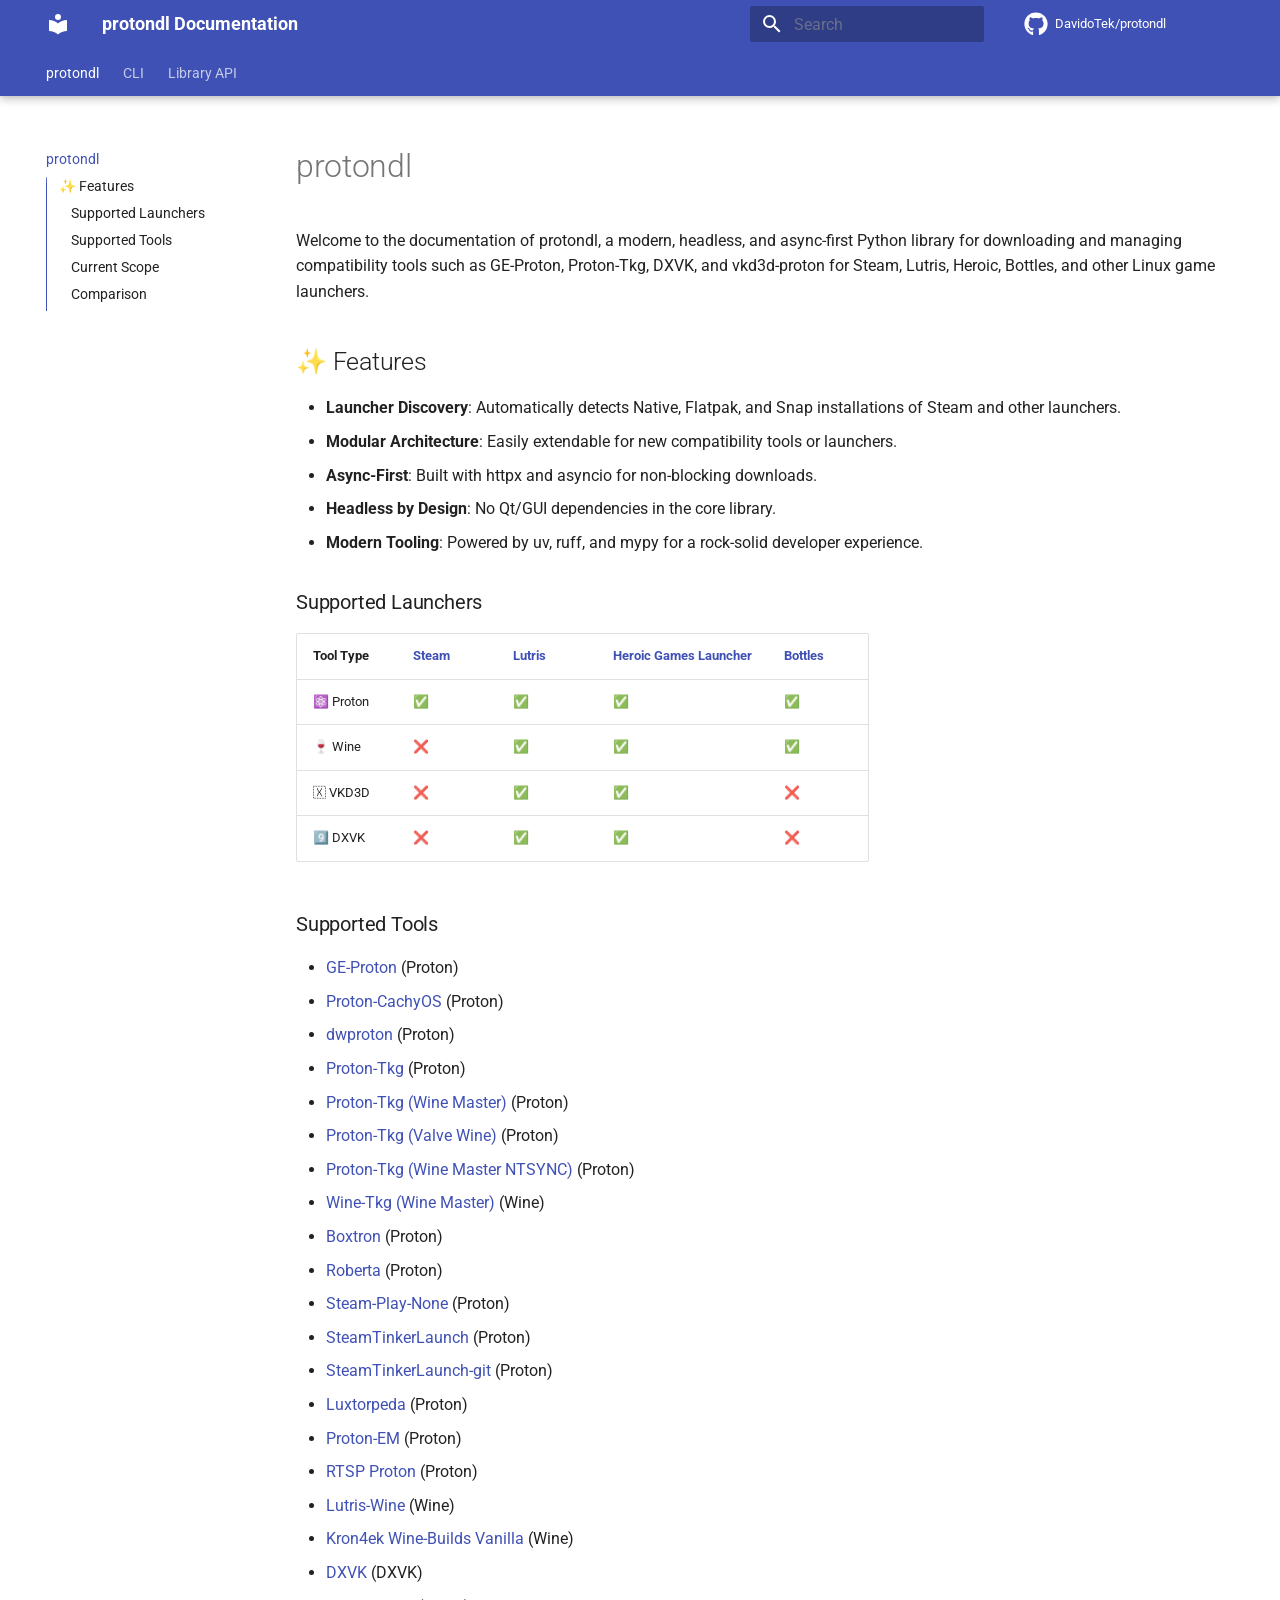
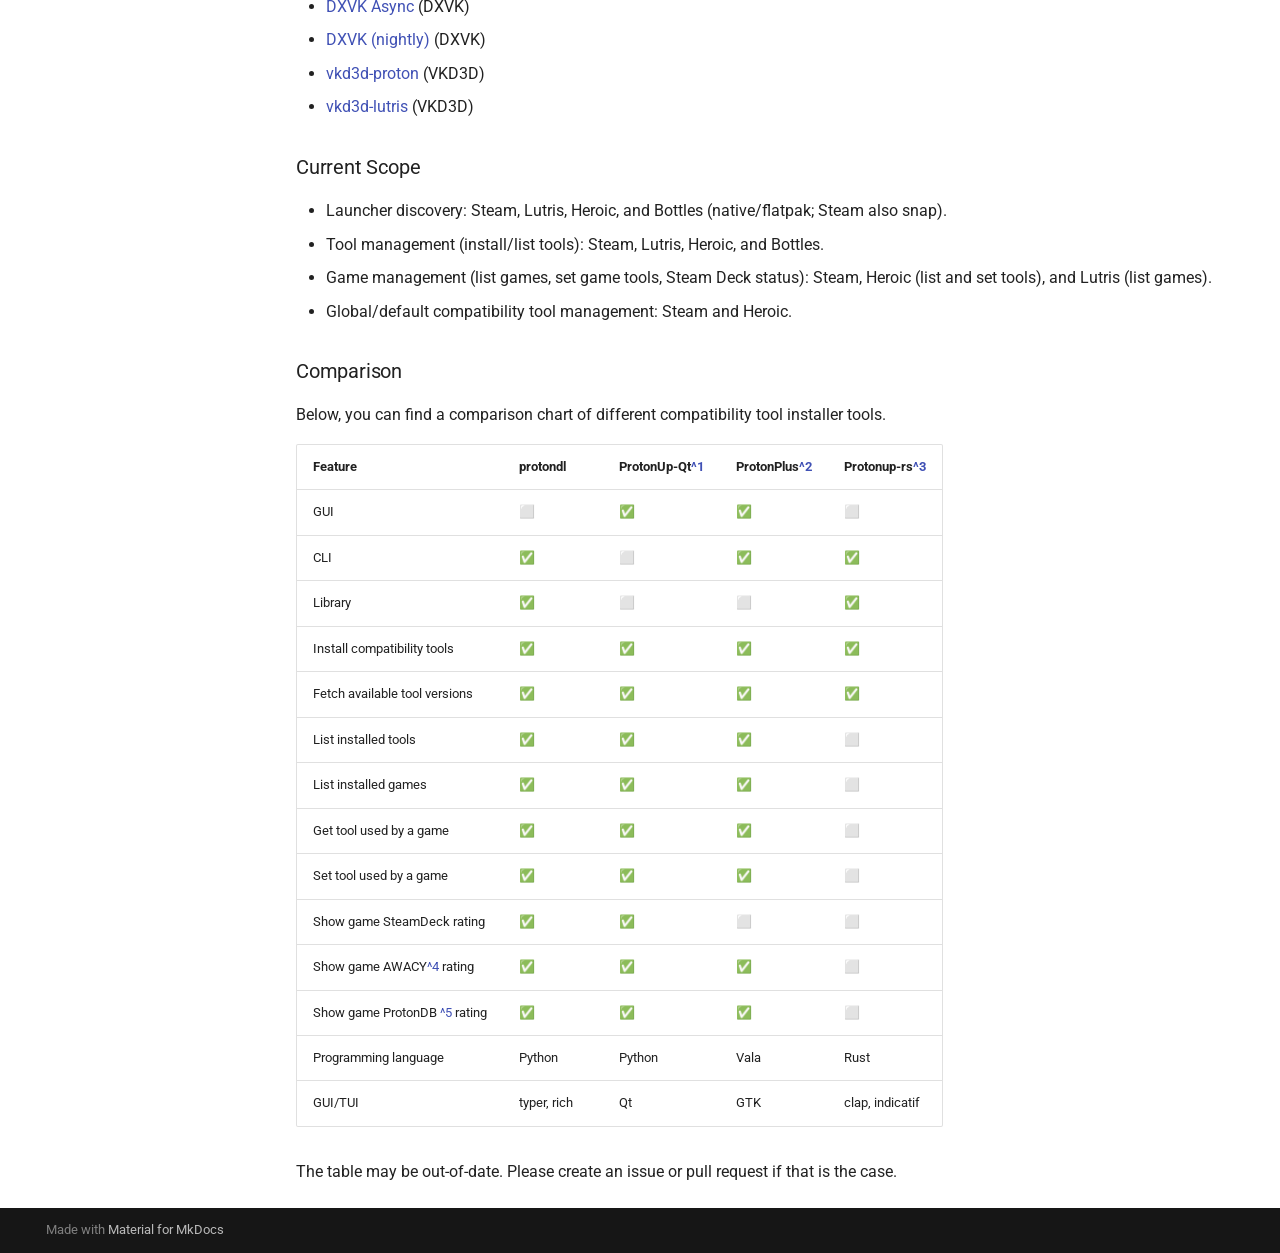
<file: index.html>
<!doctype html>
<html lang="en" class="no-js">
  <head>
    
      <meta charset="utf-8">
      <meta name="viewport" content="width=device-width,initial-scale=1">
      
        <meta name="description" content="Documentation of the protondl library.
Modern, headless, and async-first Python library and CLI for managing Steam & Linux gaming compatibility tools.
">
      
      
      
        <link rel="canonical" href="https://davidotek.github.io/protondl/">
      
      
      
        <link rel="next" href="CLI/">
      
      
        
      
      
      <link rel="icon" href="assets/images/favicon.png">
      <meta name="generator" content="mkdocs-1.6.1, mkdocs-material-9.8.1">
    
    
      
        <title>protondl Documentation</title>
      
    
    
      <link rel="stylesheet" href="assets/stylesheets/main.57a0d79d.min.css">
      
      


    
    
      
    
    
      
        
        
        
        <link rel="stylesheet" href="assets/external/fonts.googleapis.com/css.49ea35f2.css">
        <style>:root{--md-text-font:"Roboto";--md-code-font:"Roboto Mono"}</style>
      
    
    
      <link rel="stylesheet" href="stylesheets/launcher_badges.css">
    
    <script>__md_scope=new URL(".",location),__md_hash=e=>[...e].reduce(((e,_)=>(e<<5)-e+_.charCodeAt(0)),0),__md_get=(e,_=localStorage,t=__md_scope)=>JSON.parse(_.getItem(t.pathname+"."+e)),__md_set=(e,_,t=localStorage,a=__md_scope)=>{try{t.setItem(a.pathname+"."+e,JSON.stringify(_))}catch(e){}}</script>
    
      

    
    
  </head>
  
  
    <body dir="ltr">
  
    
    <input class="md-toggle" data-md-toggle="drawer" type="checkbox" id="__drawer" autocomplete="off">
    <input class="md-toggle" data-md-toggle="search" type="checkbox" id="__search" autocomplete="off">
    <label class="md-overlay" for="__drawer"></label>
    <div data-md-component="skip">
      
        
        <a href="#protondl" class="md-skip">
          Skip to content
        </a>
      
    </div>
    <div data-md-component="announce">
      
    </div>
    
    
      

  

<header class="md-header md-header--shadow md-header--lifted" data-md-component="header">
  <nav class="md-header__inner md-grid" aria-label="Header">
    <a href="." title="protondl Documentation" class="md-header__button md-logo" aria-label="protondl Documentation" data-md-component="logo">
      
  
  <svg xmlns="http://www.w3.org/2000/svg" viewBox="0 0 24 24"><path d="M12 8a3 3 0 0 0 3-3 3 3 0 0 0-3-3 3 3 0 0 0-3 3 3 3 0 0 0 3 3m0 3.54C9.64 9.35 6.5 8 3 8v11c3.5 0 6.64 1.35 9 3.54 2.36-2.19 5.5-3.54 9-3.54V8c-3.5 0-6.64 1.35-9 3.54"/></svg>

    </a>
    <label class="md-header__button md-icon" for="__drawer">
      
      <svg xmlns="http://www.w3.org/2000/svg" viewBox="0 0 24 24"><path d="M3 6h18v2H3zm0 5h18v2H3zm0 5h18v2H3z"/></svg>
    </label>
    <div class="md-header__title" data-md-component="header-title">
      <div class="md-header__ellipsis">
        <div class="md-header__topic">
          <span class="md-ellipsis">
            protondl Documentation
          </span>
        </div>
        <div class="md-header__topic" data-md-component="header-topic">
          <span class="md-ellipsis">
            
              protondl
            
          </span>
        </div>
      </div>
    </div>
    
    
      <script>var palette=__md_get("__palette");if(palette&&palette.color){if("(prefers-color-scheme)"===palette.color.media){var media=matchMedia("(prefers-color-scheme: light)"),input=document.querySelector(media.matches?"[data-md-color-media='(prefers-color-scheme: light)']":"[data-md-color-media='(prefers-color-scheme: dark)']");palette.color.media=input.getAttribute("data-md-color-media"),palette.color.scheme=input.getAttribute("data-md-color-scheme"),palette.color.primary=input.getAttribute("data-md-color-primary"),palette.color.accent=input.getAttribute("data-md-color-accent")}for(var[key,value]of Object.entries(palette.color))document.body.setAttribute("data-md-color-"+key,value)}</script>
    
    
    
      
      
        <label class="md-header__button md-icon" for="__search">
          
          <svg xmlns="http://www.w3.org/2000/svg" viewBox="0 0 24 24"><path d="M9.5 3A6.5 6.5 0 0 1 16 9.5c0 1.61-.59 3.09-1.56 4.23l.27.27h.79l5 5-1.5 1.5-5-5v-.79l-.27-.27A6.52 6.52 0 0 1 9.5 16 6.5 6.5 0 0 1 3 9.5 6.5 6.5 0 0 1 9.5 3m0 2C7 5 5 7 5 9.5S7 14 9.5 14 14 12 14 9.5 12 5 9.5 5"/></svg>
        </label>
        <div class="md-search" data-md-component="search" role="dialog">
  <label class="md-search__overlay" for="__search"></label>
  <div class="md-search__inner" role="search">
    <form class="md-search__form" name="search">
      <input type="text" class="md-search__input" name="query" aria-label="Search" placeholder="Search" autocapitalize="off" autocorrect="off" autocomplete="off" spellcheck="false" data-md-component="search-query" required>
      <label class="md-search__icon md-icon" for="__search">
        
        <svg xmlns="http://www.w3.org/2000/svg" viewBox="0 0 24 24"><path d="M9.5 3A6.5 6.5 0 0 1 16 9.5c0 1.61-.59 3.09-1.56 4.23l.27.27h.79l5 5-1.5 1.5-5-5v-.79l-.27-.27A6.52 6.52 0 0 1 9.5 16 6.5 6.5 0 0 1 3 9.5 6.5 6.5 0 0 1 9.5 3m0 2C7 5 5 7 5 9.5S7 14 9.5 14 14 12 14 9.5 12 5 9.5 5"/></svg>
        
        <svg xmlns="http://www.w3.org/2000/svg" viewBox="0 0 24 24"><path d="M20 11v2H8l5.5 5.5-1.42 1.42L4.16 12l7.92-7.92L13.5 5.5 8 11z"/></svg>
      </label>
      <nav class="md-search__options" aria-label="Search">
        
        <button type="reset" class="md-search__icon md-icon" title="Clear" aria-label="Clear" tabindex="-1">
          
          <svg xmlns="http://www.w3.org/2000/svg" viewBox="0 0 24 24"><path d="M19 6.41 17.59 5 12 10.59 6.41 5 5 6.41 10.59 12 5 17.59 6.41 19 12 13.41 17.59 19 19 17.59 13.41 12z"/></svg>
        </button>
      </nav>
      
    </form>
    <div class="md-search__output">
      <div class="md-search__scrollwrap" tabindex="0" data-md-scrollfix>
        <div class="md-search-result" data-md-component="search-result">
          <div class="md-search-result__meta">
            Initializing search
          </div>
          <ol class="md-search-result__list" role="presentation"></ol>
        </div>
      </div>
    </div>
  </div>
</div>
      
    
    
      <div class="md-header__source">
        <a href="https://github.com/DavidoTek/protondl" title="Go to repository" class="md-source" data-md-component="source">
  <div class="md-source__icon md-icon">
    
    <svg xmlns="http://www.w3.org/2000/svg" viewBox="0 0 512 512"><!--! Font Awesome Free 7.1.0 by @fontawesome - https://fontawesome.com License - https://fontawesome.com/license/free (Icons: CC BY 4.0, Fonts: SIL OFL 1.1, Code: MIT License) Copyright 2025 Fonticons, Inc.--><path d="M173.9 397.4c0 2-2.3 3.6-5.2 3.6-3.3.3-5.6-1.3-5.6-3.6 0-2 2.3-3.6 5.2-3.6 3-.3 5.6 1.3 5.6 3.6m-31.1-4.5c-.7 2 1.3 4.3 4.3 4.9 2.6 1 5.6 0 6.2-2s-1.3-4.3-4.3-5.2c-2.6-.7-5.5.3-6.2 2.3m44.2-1.7c-2.9.7-4.9 2.6-4.6 4.9.3 2 2.9 3.3 5.9 2.6 2.9-.7 4.9-2.6 4.6-4.6-.3-1.9-3-3.2-5.9-2.9M252.8 8C114.1 8 8 113.3 8 252c0 110.9 69.8 205.8 169.5 239.2 12.8 2.3 17.3-5.6 17.3-12.1 0-6.2-.3-40.4-.3-61.4 0 0-70 15-84.7-29.8 0 0-11.4-29.1-27.8-36.6 0 0-22.9-15.7 1.6-15.4 0 0 24.9 2 38.6 25.8 21.9 38.6 58.6 27.5 72.9 20.9 2.3-16 8.8-27.1 16-33.7-55.9-6.2-112.3-14.3-112.3-110.5 0-27.5 7.6-41.3 23.6-58.9-2.6-6.5-11.1-33.3 2.6-67.9 20.9-6.5 69 27 69 27 20-5.6 41.5-8.5 62.8-8.5s42.8 2.9 62.8 8.5c0 0 48.1-33.6 69-27 13.7 34.7 5.2 61.4 2.6 67.9 16 17.7 25.8 31.5 25.8 58.9 0 96.5-58.9 104.2-114.8 110.5 9.2 7.9 17 22.9 17 46.4 0 33.7-.3 75.4-.3 83.6 0 6.5 4.6 14.4 17.3 12.1C436.2 457.8 504 362.9 504 252 504 113.3 391.5 8 252.8 8M105.2 352.9c-1.3 1-1 3.3.7 5.2 1.6 1.6 3.9 2.3 5.2 1 1.3-1 1-3.3-.7-5.2-1.6-1.6-3.9-2.3-5.2-1m-10.8-8.1c-.7 1.3.3 2.9 2.3 3.9 1.6 1 3.6.7 4.3-.7.7-1.3-.3-2.9-2.3-3.9-2-.6-3.6-.3-4.3.7m32.4 35.6c-1.6 1.3-1 4.3 1.3 6.2 2.3 2.3 5.2 2.6 6.5 1 1.3-1.3.7-4.3-1.3-6.2-2.2-2.3-5.2-2.6-6.5-1m-11.4-14.7c-1.6 1-1.6 3.6 0 5.9s4.3 3.3 5.6 2.3c1.6-1.3 1.6-3.9 0-6.2-1.4-2.3-4-3.3-5.6-2"/></svg>
  </div>
  <div class="md-source__repository">
    DavidoTek/protondl
  </div>
</a>
      </div>
    
  </nav>
  
    
      
<nav class="md-tabs" aria-label="Tabs" data-md-component="tabs">
  <div class="md-grid">
    <ul class="md-tabs__list">
      
        
  
  
  
    
  
  
    <li class="md-tabs__item md-tabs__item--active">
      <a href="." class="md-tabs__link">
        
  
  
    
  
  protondl

      </a>
    </li>
  

      
        
  
  
  
  
    
    
      <li class="md-tabs__item">
        <a href="CLI/" class="md-tabs__link">
          
  
  
  CLI

        </a>
      </li>
    
  

      
        
  
  
  
  
    
    
      <li class="md-tabs__item">
        <a href="Library_API/" class="md-tabs__link">
          
  
  
  Library API

        </a>
      </li>
    
  

      
    </ul>
  </div>
</nav>
    
  
</header>
    
    <div class="md-container" data-md-component="container">
      
      
        
      
      <main class="md-main" data-md-component="main">
        <div class="md-main__inner md-grid">
          
            
              
              <div class="md-sidebar md-sidebar--primary" data-md-component="sidebar" data-md-type="navigation" >
                <div class="md-sidebar__scrollwrap">
                  <div class="md-sidebar__inner">
                    


  


  

<nav class="md-nav md-nav--primary md-nav--lifted md-nav--integrated" aria-label="Navigation" data-md-level="0">
  <label class="md-nav__title" for="__drawer">
    <a href="." title="protondl Documentation" class="md-nav__button md-logo" aria-label="protondl Documentation" data-md-component="logo">
      
  
  <svg xmlns="http://www.w3.org/2000/svg" viewBox="0 0 24 24"><path d="M12 8a3 3 0 0 0 3-3 3 3 0 0 0-3-3 3 3 0 0 0-3 3 3 3 0 0 0 3 3m0 3.54C9.64 9.35 6.5 8 3 8v11c3.5 0 6.64 1.35 9 3.54 2.36-2.19 5.5-3.54 9-3.54V8c-3.5 0-6.64 1.35-9 3.54"/></svg>

    </a>
    protondl Documentation
  </label>
  
    <div class="md-nav__source">
      <a href="https://github.com/DavidoTek/protondl" title="Go to repository" class="md-source" data-md-component="source">
  <div class="md-source__icon md-icon">
    
    <svg xmlns="http://www.w3.org/2000/svg" viewBox="0 0 512 512"><!--! Font Awesome Free 7.1.0 by @fontawesome - https://fontawesome.com License - https://fontawesome.com/license/free (Icons: CC BY 4.0, Fonts: SIL OFL 1.1, Code: MIT License) Copyright 2025 Fonticons, Inc.--><path d="M173.9 397.4c0 2-2.3 3.6-5.2 3.6-3.3.3-5.6-1.3-5.6-3.6 0-2 2.3-3.6 5.2-3.6 3-.3 5.6 1.3 5.6 3.6m-31.1-4.5c-.7 2 1.3 4.3 4.3 4.9 2.6 1 5.6 0 6.2-2s-1.3-4.3-4.3-5.2c-2.6-.7-5.5.3-6.2 2.3m44.2-1.7c-2.9.7-4.9 2.6-4.6 4.9.3 2 2.9 3.3 5.9 2.6 2.9-.7 4.9-2.6 4.6-4.6-.3-1.9-3-3.2-5.9-2.9M252.8 8C114.1 8 8 113.3 8 252c0 110.9 69.8 205.8 169.5 239.2 12.8 2.3 17.3-5.6 17.3-12.1 0-6.2-.3-40.4-.3-61.4 0 0-70 15-84.7-29.8 0 0-11.4-29.1-27.8-36.6 0 0-22.9-15.7 1.6-15.4 0 0 24.9 2 38.6 25.8 21.9 38.6 58.6 27.5 72.9 20.9 2.3-16 8.8-27.1 16-33.7-55.9-6.2-112.3-14.3-112.3-110.5 0-27.5 7.6-41.3 23.6-58.9-2.6-6.5-11.1-33.3 2.6-67.9 20.9-6.5 69 27 69 27 20-5.6 41.5-8.5 62.8-8.5s42.8 2.9 62.8 8.5c0 0 48.1-33.6 69-27 13.7 34.7 5.2 61.4 2.6 67.9 16 17.7 25.8 31.5 25.8 58.9 0 96.5-58.9 104.2-114.8 110.5 9.2 7.9 17 22.9 17 46.4 0 33.7-.3 75.4-.3 83.6 0 6.5 4.6 14.4 17.3 12.1C436.2 457.8 504 362.9 504 252 504 113.3 391.5 8 252.8 8M105.2 352.9c-1.3 1-1 3.3.7 5.2 1.6 1.6 3.9 2.3 5.2 1 1.3-1 1-3.3-.7-5.2-1.6-1.6-3.9-2.3-5.2-1m-10.8-8.1c-.7 1.3.3 2.9 2.3 3.9 1.6 1 3.6.7 4.3-.7.7-1.3-.3-2.9-2.3-3.9-2-.6-3.6-.3-4.3.7m32.4 35.6c-1.6 1.3-1 4.3 1.3 6.2 2.3 2.3 5.2 2.6 6.5 1 1.3-1.3.7-4.3-1.3-6.2-2.2-2.3-5.2-2.6-6.5-1m-11.4-14.7c-1.6 1-1.6 3.6 0 5.9s4.3 3.3 5.6 2.3c1.6-1.3 1.6-3.9 0-6.2-1.4-2.3-4-3.3-5.6-2"/></svg>
  </div>
  <div class="md-source__repository">
    DavidoTek/protondl
  </div>
</a>
    </div>
  
  <ul class="md-nav__list" data-md-scrollfix>
    
      
      
  
  
    
  
  
  
    <li class="md-nav__item md-nav__item--active">
      
      <input class="md-nav__toggle md-toggle" type="checkbox" id="__toc">
      
      
        
      
      
        <label class="md-nav__link md-nav__link--active" for="__toc">
          
  
  
  <span class="md-ellipsis">
    
  
    protondl
  

    
  </span>
  
  

          <span class="md-nav__icon md-icon"></span>
        </label>
      
      <a href="." class="md-nav__link md-nav__link--active">
        
  
  
  <span class="md-ellipsis">
    
  
    protondl
  

    
  </span>
  
  

      </a>
      
        

<nav class="md-nav md-nav--secondary" aria-label="Table of contents">
  
  
  
    
  
  
    <label class="md-nav__title" for="__toc">
      <span class="md-nav__icon md-icon"></span>
      Table of contents
    </label>
    <ul class="md-nav__list" data-md-component="toc" data-md-scrollfix>
      
        <li class="md-nav__item">
  <a href="#features" class="md-nav__link">
    <span class="md-ellipsis">
      
        ✨ Features
      
    </span>
  </a>
  
    <nav class="md-nav" aria-label="✨ Features">
      <ul class="md-nav__list">
        
          <li class="md-nav__item">
  <a href="#supported-launchers" class="md-nav__link">
    <span class="md-ellipsis">
      
        Supported Launchers
      
    </span>
  </a>
  
</li>
        
          <li class="md-nav__item">
  <a href="#supported-tools" class="md-nav__link">
    <span class="md-ellipsis">
      
        Supported Tools
      
    </span>
  </a>
  
</li>
        
          <li class="md-nav__item">
  <a href="#current-scope" class="md-nav__link">
    <span class="md-ellipsis">
      
        Current Scope
      
    </span>
  </a>
  
</li>
        
          <li class="md-nav__item">
  <a href="#comparison" class="md-nav__link">
    <span class="md-ellipsis">
      
        Comparison
      
    </span>
  </a>
  
</li>
        
      </ul>
    </nav>
  
</li>
      
    </ul>
  
</nav>
      
    </li>
  

    
      
      
  
  
  
  
    
    
    
    
      
      
        
      
    
    
    <li class="md-nav__item md-nav__item--nested">
      
        
        
        <input class="md-nav__toggle md-toggle " type="checkbox" id="__nav_2" >
        
          
          <label class="md-nav__link" for="__nav_2" id="__nav_2_label" tabindex="0">
            
  
  
  <span class="md-ellipsis">
    
  
    CLI
  

    
  </span>
  
  

            <span class="md-nav__icon md-icon"></span>
          </label>
        
        <nav class="md-nav" data-md-level="1" aria-labelledby="__nav_2_label" aria-expanded="false">
          <label class="md-nav__title" for="__nav_2">
            <span class="md-nav__icon md-icon"></span>
            
  
    CLI
  

          </label>
          <ul class="md-nav__list" data-md-scrollfix>
            
              
                
  
  
  
  
    <li class="md-nav__item">
      <a href="CLI/" class="md-nav__link">
        
  
  
  <span class="md-ellipsis">
    
  
    CLI Usage
  

    
  </span>
  
  

      </a>
    </li>
  

              
            
              
                
  
  
  
  
    <li class="md-nav__item">
      <a href="CLI/10_manage_tools/" class="md-nav__link">
        
  
  
  <span class="md-ellipsis">
    
  
    Manage Tools
  

    
  </span>
  
  

      </a>
    </li>
  

              
            
              
                
  
  
  
  
    <li class="md-nav__item">
      <a href="CLI/20_manage_games/" class="md-nav__link">
        
  
  
  <span class="md-ellipsis">
    
  
    Manage Games
  

    
  </span>
  
  

      </a>
    </li>
  

              
            
              
                
  
  
  
  
    <li class="md-nav__item">
      <a href="CLI/40_external_services/" class="md-nav__link">
        
  
  
  <span class="md-ellipsis">
    
  
    External Services
  

    
  </span>
  
  

      </a>
    </li>
  

              
            
          </ul>
        </nav>
      
    </li>
  

    
      
      
  
  
  
  
    
    
    
    
      
      
        
      
    
    
    <li class="md-nav__item md-nav__item--nested">
      
        
        
        <input class="md-nav__toggle md-toggle " type="checkbox" id="__nav_3" >
        
          
          <label class="md-nav__link" for="__nav_3" id="__nav_3_label" tabindex="0">
            
  
  
  <span class="md-ellipsis">
    
  
    Library API
  

    
  </span>
  
  

            <span class="md-nav__icon md-icon"></span>
          </label>
        
        <nav class="md-nav" data-md-level="1" aria-labelledby="__nav_3_label" aria-expanded="false">
          <label class="md-nav__title" for="__nav_3">
            <span class="md-nav__icon md-icon"></span>
            
  
    Library API
  

          </label>
          <ul class="md-nav__list" data-md-scrollfix>
            
              
                
  
  
  
  
    <li class="md-nav__item">
      <a href="Library_API/" class="md-nav__link">
        
  
  
  <span class="md-ellipsis">
    
  
    Library Usage
  

    
  </span>
  
  

      </a>
    </li>
  

              
            
              
                
  
  
  
  
    <li class="md-nav__item">
      <a href="Library_API/10_launcher_api/" class="md-nav__link">
        
  
  
  <span class="md-ellipsis">
    
  
    Launchers (Library)
  

    
  </span>
  
  

      </a>
    </li>
  

              
            
              
                
  
  
  
  
    <li class="md-nav__item">
      <a href="Library_API/20_manage_tools_api/" class="md-nav__link">
        
  
  
  <span class="md-ellipsis">
    
  
    Manage Compatibility Tools (Library)
  

    
  </span>
  
  

      </a>
    </li>
  

              
            
              
                
  
  
  
  
    <li class="md-nav__item">
      <a href="Library_API/30_manage_games_api/" class="md-nav__link">
        
  
  
  <span class="md-ellipsis">
    
  
    Manage Games (Library)
  

    
  </span>
  
  

      </a>
    </li>
  

              
            
              
                
  
  
  
  
    <li class="md-nav__item">
      <a href="Library_API/40_external_services_api/" class="md-nav__link">
        
  
  
  <span class="md-ellipsis">
    
  
    External Services (Library)
  

    
  </span>
  
  

      </a>
    </li>
  

              
            
              
                
  
  
  
  
    <li class="md-nav__item">
      <a href="Library_API/50_errors/" class="md-nav__link">
        
  
  
  <span class="md-ellipsis">
    
  
    Errors
  

    
  </span>
  
  

      </a>
    </li>
  

              
            
          </ul>
        </nav>
      
    </li>
  

    
  </ul>
</nav>
                  </div>
                </div>
              </div>
            
            
          
          
            <div class="md-content" data-md-component="content">
              
                



  


              
              <article class="md-content__inner md-typeset">
                
                  


  
  


<h1 id="protondl">protondl</h1>
<p>Welcome to the documentation of protondl, a modern, headless, and async-first Python library for downloading and managing compatibility tools such as GE-Proton, Proton-Tkg, DXVK, and vkd3d-proton for Steam, Lutris, Heroic, Bottles, and other Linux game launchers.</p>
<h2 id="features">✨ Features</h2>
<ul>
<li><strong>Launcher Discovery</strong>: Automatically detects Native, Flatpak, and Snap installations of Steam and other launchers.</li>
<li><strong>Modular Architecture</strong>: Easily extendable for new compatibility tools or launchers.</li>
<li><strong>Async-First</strong>: Built with httpx and asyncio for non-blocking downloads.</li>
<li><strong>Headless by Design</strong>: No Qt/GUI dependencies in the core library.</li>
<li><strong>Modern Tooling</strong>: Powered by uv, ruff, and mypy for a rock-solid developer experience.</li>
</ul>
<h3 id="supported-launchers">Supported Launchers</h3>
<table>
<thead>
<tr>
<th>Tool Type</th>
<th><a href="https://store.steampowered.com/">Steam</a></th>
<th><a href="https://github.com/lutris/lutris">Lutris</a></th>
<th><a href="https://github.com/Heroic-Games-Launcher/HeroicGamesLauncher">Heroic Games Launcher</a></th>
<th><a href="https://usebottles.com/">Bottles</a></th>
</tr>
</thead>
<tbody>
<tr>
<td>⚛️ Proton</td>
<td>✅</td>
<td>✅</td>
<td>✅</td>
<td>✅</td>
</tr>
<tr>
<td>🍷 Wine</td>
<td>❌</td>
<td>✅</td>
<td>✅</td>
<td>✅</td>
</tr>
<tr>
<td>🇽 VKD3D</td>
<td>❌</td>
<td>✅</td>
<td>✅</td>
<td>❌</td>
</tr>
<tr>
<td>9️⃣ DXVK</td>
<td>❌</td>
<td>✅</td>
<td>✅</td>
<td>❌</td>
</tr>
</tbody>
</table>
<h3 id="supported-tools">Supported Tools</h3>
<ul>
<li><a href="https://github.com/GloriousEggroll/proton-ge-custom">GE-Proton</a> (Proton)</li>
<li><a href="https://github.com/CachyOS/proton-cachyos">Proton-CachyOS</a> (Proton)</li>
<li><a href="https://dawn.wine/dawn-winery/dwproton">dwproton</a> (Proton)</li>
<li><a href="https://github.com/Frogging-Family/wine-tkg-git">Proton-Tkg</a> (Proton)</li>
<li><a href="https://github.com/Frogging-Family/wine-tkg-git">Proton-Tkg (Wine Master)</a> (Proton)</li>
<li><a href="https://github.com/Frogging-Family/wine-tkg-git">Proton-Tkg (Valve Wine)</a> (Proton)</li>
<li><a href="https://github.com/Frogging-Family/wine-tkg-git">Proton-Tkg (Wine Master NTSYNC)</a> (Proton)</li>
<li><a href="https://github.com/Frogging-Family/wine-tkg-git">Wine-Tkg (Wine Master)</a> (Wine)</li>
<li><a href="https://github.com/dreamer/boxtron">Boxtron</a> (Proton)</li>
<li><a href="https://github.com/dreamer/roberta">Roberta</a> (Proton)</li>
<li><a href="https://github.com/Scrumplex/Steam-Play-None">Steam-Play-None</a> (Proton)</li>
<li><a href="https://github.com/sonic2kk/steamtinkerlaunch">SteamTinkerLaunch</a> (Proton)</li>
<li><a href="https://github.com/sonic2kk/steamtinkerlaunch">SteamTinkerLaunch-git</a> (Proton)</li>
<li><a href="https://codeberg.org/luxtorpeda/luxtorpeda">Luxtorpeda</a> (Proton)</li>
<li><a href="https://github.com/Etaash-mathamsetty/Proton">Proton-EM</a> (Proton)</li>
<li><a href="https://github.com/SpookySkeletons/proton-ge-rtsp">RTSP Proton</a> (Proton)</li>
<li><a href="https://github.com/lutris/wine">Lutris-Wine</a> (Wine)</li>
<li><a href="https://github.com/Kron4ek/Wine-Builds">Kron4ek Wine-Builds Vanilla</a> (Wine)</li>
<li><a href="https://github.com/doitsujin/dxvk">DXVK</a> (DXVK)</li>
<li><a href="https://gitlab.com/Ph42oN/dxvk-gplasync">DXVK Async</a> (DXVK)</li>
<li><a href="https://github.com/doitsujin/dxvk">DXVK (nightly)</a> (DXVK)</li>
<li><a href="https://github.com/HansKristian-Work/vkd3d-proton">vkd3d-proton</a> (VKD3D)</li>
<li><a href="https://github.com/lutris/vkd3d">vkd3d-lutris</a> (VKD3D)</li>
</ul>
<h3 id="current-scope">Current Scope</h3>
<ul>
<li>Launcher discovery: Steam, Lutris, Heroic, and Bottles (native/flatpak; Steam also snap).</li>
<li>Tool management (install/list tools): Steam, Lutris, Heroic, and Bottles.</li>
<li>Game management (list games, set game tools, Steam Deck status): Steam, Heroic (list and set tools), and Lutris (list games).</li>
<li>Global/default compatibility tool management: Steam and Heroic.</li>
</ul>
<h3 id="comparison">Comparison</h3>
<p>Below, you can find a comparison chart of different compatibility tool installer tools.</p>
<table>
<thead>
<tr>
<th>Feature</th>
<th>protondl</th>
<th>ProtonUp-Qt<a href="https://github.com/DavidoTek/ProtonUp-Qt">^1</a></th>
<th>ProtonPlus<a href="https://github.com/Vysp3r/ProtonPlus">^2</a></th>
<th>Protonup-rs<a href="https://github.com/auyer/Protonup-rs">^3</a></th>
</tr>
</thead>
<tbody>
<tr>
<td>GUI</td>
<td>⬜</td>
<td>✅</td>
<td>✅</td>
<td>⬜</td>
</tr>
<tr>
<td>CLI</td>
<td>✅</td>
<td>⬜</td>
<td>✅</td>
<td>✅</td>
</tr>
<tr>
<td>Library</td>
<td>✅</td>
<td>⬜</td>
<td>⬜</td>
<td>✅</td>
</tr>
<tr>
<td>Install compatibility tools</td>
<td>✅</td>
<td>✅</td>
<td>✅</td>
<td>✅</td>
</tr>
<tr>
<td>Fetch available tool versions</td>
<td>✅</td>
<td>✅</td>
<td>✅</td>
<td>✅</td>
</tr>
<tr>
<td>List installed tools</td>
<td>✅</td>
<td>✅</td>
<td>✅</td>
<td>⬜</td>
</tr>
<tr>
<td>List installed games</td>
<td>✅</td>
<td>✅</td>
<td>✅</td>
<td>⬜</td>
</tr>
<tr>
<td>Get tool used by a game</td>
<td>✅</td>
<td>✅</td>
<td>✅</td>
<td>⬜</td>
</tr>
<tr>
<td>Set tool used by a game</td>
<td>✅</td>
<td>✅</td>
<td>✅</td>
<td>⬜</td>
</tr>
<tr>
<td>Show game SteamDeck rating</td>
<td>✅</td>
<td>✅</td>
<td>⬜</td>
<td>⬜</td>
</tr>
<tr>
<td>Show game AWACY<a href="https://areweanticheatyet.com/">^4</a> rating</td>
<td>✅</td>
<td>✅</td>
<td>✅</td>
<td>⬜</td>
</tr>
<tr>
<td>Show game ProtonDB <a href="https://www.protondb.com/">^5</a> rating</td>
<td>✅</td>
<td>✅</td>
<td>✅</td>
<td>⬜</td>
</tr>
<tr>
<td>Programming language</td>
<td>Python</td>
<td>Python</td>
<td>Vala</td>
<td>Rust</td>
</tr>
<tr>
<td>GUI/TUI</td>
<td>typer, rich</td>
<td>Qt</td>
<td>GTK</td>
<td>clap, indicatif</td>
</tr>
</tbody>
</table>
<p>The table may be out-of-date. Please create an issue or pull request if that is the case.</p>












                
              </article>
            </div>
          
          
<script>var target=document.getElementById(location.hash.slice(1));target&&target.name&&(target.checked=target.name.startsWith("__tabbed_"))</script>
        </div>
        
      </main>
      
        <footer class="md-footer">
  
  <div class="md-footer-meta md-typeset">
    <div class="md-footer-meta__inner md-grid">
      <div class="md-copyright">
  
  
    Made with
    <a href="https://squidfunk.github.io/mkdocs-material/" target="_blank" rel="noopener">
      Material for MkDocs
    </a>
  
</div>
      
    </div>
  </div>
</footer>
      
    </div>
    <div class="md-dialog" data-md-component="dialog">
      <div class="md-dialog__inner md-typeset"></div>
    </div>
    
    
    
      
      
      <script id="__config" type="application/json">{"annotate": null, "base": ".", "features": ["navigation.tabs", "navigation.tabs.sticky", "navigation.sections", "navigation.path", "navigation.instant", "navigation.instant.prefetch", "toc.follow", "toc.integrate", "content.code.copy"], "search": "assets/javascripts/workers/search.a7633da7.min.js", "tags": null, "translations": {"clipboard.copied": "Copied to clipboard", "clipboard.copy": "Copy to clipboard", "search.result.more.one": "1 more on this page", "search.result.more.other": "# more on this page", "search.result.none": "No matching documents", "search.result.one": "1 matching document", "search.result.other": "# matching documents", "search.result.placeholder": "Type to start searching", "search.result.term.missing": "Missing", "select.version": "Select version"}, "version": null}</script>
    
    
      <script src="assets/javascripts/bundle.a5f9d56c.min.js"></script>
      
    
  </body>
</html>
</file>
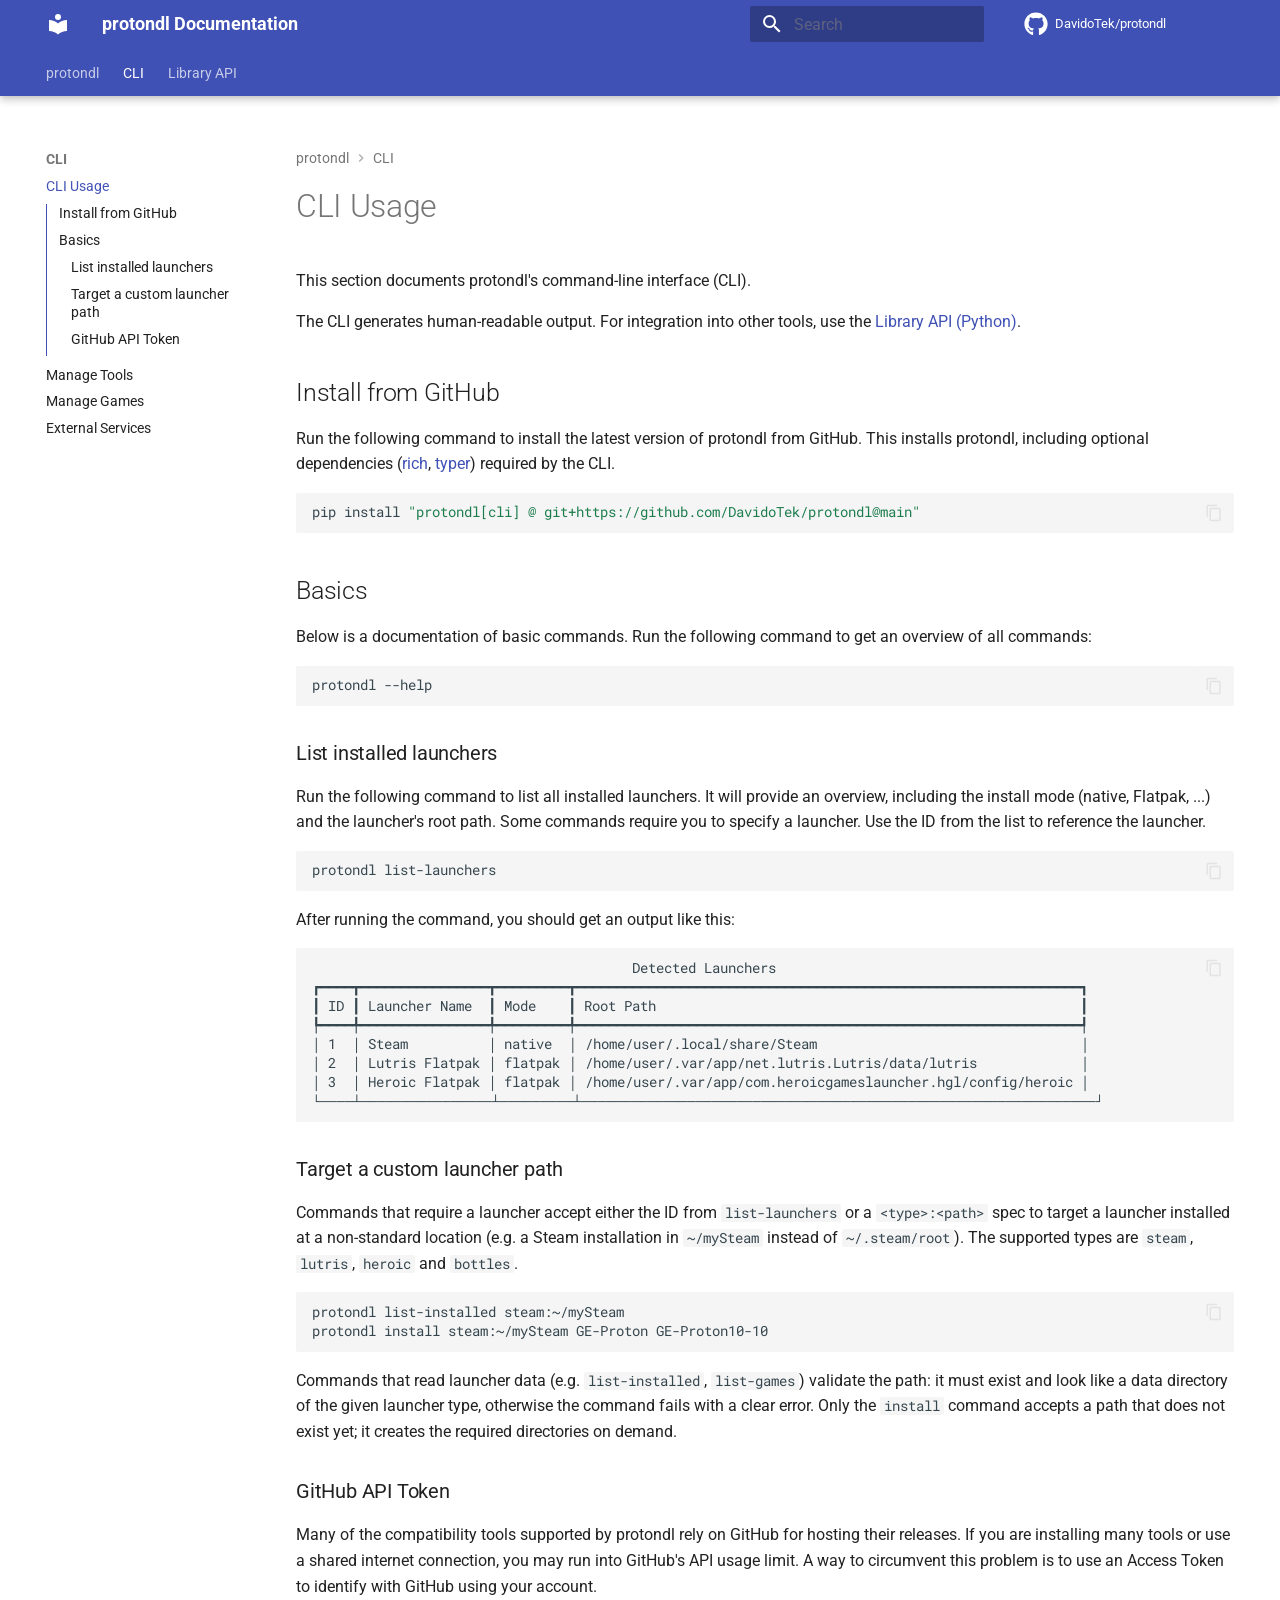
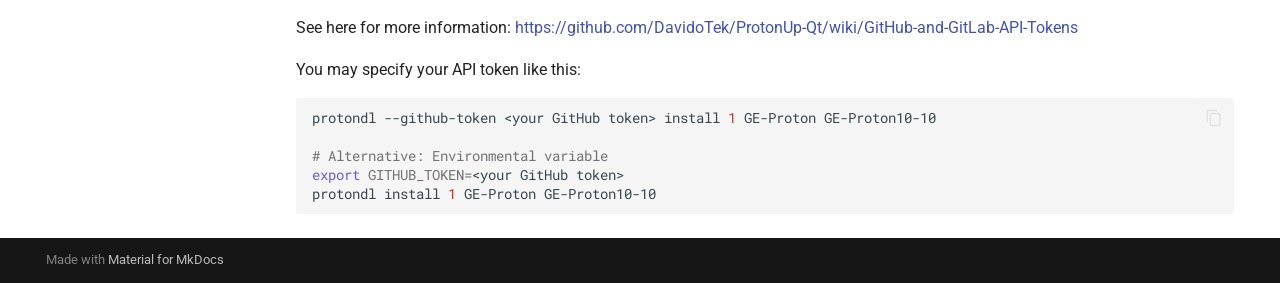
<file: CLI/index.html>
<!doctype html>
<html lang="en" class="no-js">
  <head>
    
      <meta charset="utf-8">
      <meta name="viewport" content="width=device-width,initial-scale=1">
      
        <meta name="description" content="Documentation of the protondl library.
Modern, headless, and async-first Python library and CLI for managing Steam & Linux gaming compatibility tools.
">
      
      
      
        <link rel="canonical" href="https://davidotek.github.io/protondl/CLI/">
      
      
        <link rel="prev" href="..">
      
      
        <link rel="next" href="10_manage_tools/">
      
      
        
      
      
      <link rel="icon" href="../assets/images/favicon.png">
      <meta name="generator" content="mkdocs-1.6.1, mkdocs-material-9.8.1">
    
    
      
        <title>CLI Usage - protondl Documentation</title>
      
    
    
      <link rel="stylesheet" href="../assets/stylesheets/main.57a0d79d.min.css">
      
      


    
    
      
    
    
      
        
        
        
        <link rel="stylesheet" href="../assets/external/fonts.googleapis.com/css.49ea35f2.css">
        <style>:root{--md-text-font:"Roboto";--md-code-font:"Roboto Mono"}</style>
      
    
    
      <link rel="stylesheet" href="../stylesheets/launcher_badges.css">
    
    <script>__md_scope=new URL("..",location),__md_hash=e=>[...e].reduce(((e,_)=>(e<<5)-e+_.charCodeAt(0)),0),__md_get=(e,_=localStorage,t=__md_scope)=>JSON.parse(_.getItem(t.pathname+"."+e)),__md_set=(e,_,t=localStorage,a=__md_scope)=>{try{t.setItem(a.pathname+"."+e,JSON.stringify(_))}catch(e){}}</script>
    
      

    
    
  </head>
  
  
    <body dir="ltr">
  
    
    <input class="md-toggle" data-md-toggle="drawer" type="checkbox" id="__drawer" autocomplete="off">
    <input class="md-toggle" data-md-toggle="search" type="checkbox" id="__search" autocomplete="off">
    <label class="md-overlay" for="__drawer"></label>
    <div data-md-component="skip">
      
        
        <a href="#cli-usage" class="md-skip">
          Skip to content
        </a>
      
    </div>
    <div data-md-component="announce">
      
    </div>
    
    
      

  

<header class="md-header md-header--shadow md-header--lifted" data-md-component="header">
  <nav class="md-header__inner md-grid" aria-label="Header">
    <a href=".." title="protondl Documentation" class="md-header__button md-logo" aria-label="protondl Documentation" data-md-component="logo">
      
  
  <svg xmlns="http://www.w3.org/2000/svg" viewBox="0 0 24 24"><path d="M12 8a3 3 0 0 0 3-3 3 3 0 0 0-3-3 3 3 0 0 0-3 3 3 3 0 0 0 3 3m0 3.54C9.64 9.35 6.5 8 3 8v11c3.5 0 6.64 1.35 9 3.54 2.36-2.19 5.5-3.54 9-3.54V8c-3.5 0-6.64 1.35-9 3.54"/></svg>

    </a>
    <label class="md-header__button md-icon" for="__drawer">
      
      <svg xmlns="http://www.w3.org/2000/svg" viewBox="0 0 24 24"><path d="M3 6h18v2H3zm0 5h18v2H3zm0 5h18v2H3z"/></svg>
    </label>
    <div class="md-header__title" data-md-component="header-title">
      <div class="md-header__ellipsis">
        <div class="md-header__topic">
          <span class="md-ellipsis">
            protondl Documentation
          </span>
        </div>
        <div class="md-header__topic" data-md-component="header-topic">
          <span class="md-ellipsis">
            
              CLI Usage
            
          </span>
        </div>
      </div>
    </div>
    
    
      <script>var palette=__md_get("__palette");if(palette&&palette.color){if("(prefers-color-scheme)"===palette.color.media){var media=matchMedia("(prefers-color-scheme: light)"),input=document.querySelector(media.matches?"[data-md-color-media='(prefers-color-scheme: light)']":"[data-md-color-media='(prefers-color-scheme: dark)']");palette.color.media=input.getAttribute("data-md-color-media"),palette.color.scheme=input.getAttribute("data-md-color-scheme"),palette.color.primary=input.getAttribute("data-md-color-primary"),palette.color.accent=input.getAttribute("data-md-color-accent")}for(var[key,value]of Object.entries(palette.color))document.body.setAttribute("data-md-color-"+key,value)}</script>
    
    
    
      
      
        <label class="md-header__button md-icon" for="__search">
          
          <svg xmlns="http://www.w3.org/2000/svg" viewBox="0 0 24 24"><path d="M9.5 3A6.5 6.5 0 0 1 16 9.5c0 1.61-.59 3.09-1.56 4.23l.27.27h.79l5 5-1.5 1.5-5-5v-.79l-.27-.27A6.52 6.52 0 0 1 9.5 16 6.5 6.5 0 0 1 3 9.5 6.5 6.5 0 0 1 9.5 3m0 2C7 5 5 7 5 9.5S7 14 9.5 14 14 12 14 9.5 12 5 9.5 5"/></svg>
        </label>
        <div class="md-search" data-md-component="search" role="dialog">
  <label class="md-search__overlay" for="__search"></label>
  <div class="md-search__inner" role="search">
    <form class="md-search__form" name="search">
      <input type="text" class="md-search__input" name="query" aria-label="Search" placeholder="Search" autocapitalize="off" autocorrect="off" autocomplete="off" spellcheck="false" data-md-component="search-query" required>
      <label class="md-search__icon md-icon" for="__search">
        
        <svg xmlns="http://www.w3.org/2000/svg" viewBox="0 0 24 24"><path d="M9.5 3A6.5 6.5 0 0 1 16 9.5c0 1.61-.59 3.09-1.56 4.23l.27.27h.79l5 5-1.5 1.5-5-5v-.79l-.27-.27A6.52 6.52 0 0 1 9.5 16 6.5 6.5 0 0 1 3 9.5 6.5 6.5 0 0 1 9.5 3m0 2C7 5 5 7 5 9.5S7 14 9.5 14 14 12 14 9.5 12 5 9.5 5"/></svg>
        
        <svg xmlns="http://www.w3.org/2000/svg" viewBox="0 0 24 24"><path d="M20 11v2H8l5.5 5.5-1.42 1.42L4.16 12l7.92-7.92L13.5 5.5 8 11z"/></svg>
      </label>
      <nav class="md-search__options" aria-label="Search">
        
        <button type="reset" class="md-search__icon md-icon" title="Clear" aria-label="Clear" tabindex="-1">
          
          <svg xmlns="http://www.w3.org/2000/svg" viewBox="0 0 24 24"><path d="M19 6.41 17.59 5 12 10.59 6.41 5 5 6.41 10.59 12 5 17.59 6.41 19 12 13.41 17.59 19 19 17.59 13.41 12z"/></svg>
        </button>
      </nav>
      
    </form>
    <div class="md-search__output">
      <div class="md-search__scrollwrap" tabindex="0" data-md-scrollfix>
        <div class="md-search-result" data-md-component="search-result">
          <div class="md-search-result__meta">
            Initializing search
          </div>
          <ol class="md-search-result__list" role="presentation"></ol>
        </div>
      </div>
    </div>
  </div>
</div>
      
    
    
      <div class="md-header__source">
        <a href="https://github.com/DavidoTek/protondl" title="Go to repository" class="md-source" data-md-component="source">
  <div class="md-source__icon md-icon">
    
    <svg xmlns="http://www.w3.org/2000/svg" viewBox="0 0 512 512"><!--! Font Awesome Free 7.1.0 by @fontawesome - https://fontawesome.com License - https://fontawesome.com/license/free (Icons: CC BY 4.0, Fonts: SIL OFL 1.1, Code: MIT License) Copyright 2025 Fonticons, Inc.--><path d="M173.9 397.4c0 2-2.3 3.6-5.2 3.6-3.3.3-5.6-1.3-5.6-3.6 0-2 2.3-3.6 5.2-3.6 3-.3 5.6 1.3 5.6 3.6m-31.1-4.5c-.7 2 1.3 4.3 4.3 4.9 2.6 1 5.6 0 6.2-2s-1.3-4.3-4.3-5.2c-2.6-.7-5.5.3-6.2 2.3m44.2-1.7c-2.9.7-4.9 2.6-4.6 4.9.3 2 2.9 3.3 5.9 2.6 2.9-.7 4.9-2.6 4.6-4.6-.3-1.9-3-3.2-5.9-2.9M252.8 8C114.1 8 8 113.3 8 252c0 110.9 69.8 205.8 169.5 239.2 12.8 2.3 17.3-5.6 17.3-12.1 0-6.2-.3-40.4-.3-61.4 0 0-70 15-84.7-29.8 0 0-11.4-29.1-27.8-36.6 0 0-22.9-15.7 1.6-15.4 0 0 24.9 2 38.6 25.8 21.9 38.6 58.6 27.5 72.9 20.9 2.3-16 8.8-27.1 16-33.7-55.9-6.2-112.3-14.3-112.3-110.5 0-27.5 7.6-41.3 23.6-58.9-2.6-6.5-11.1-33.3 2.6-67.9 20.9-6.5 69 27 69 27 20-5.6 41.5-8.5 62.8-8.5s42.8 2.9 62.8 8.5c0 0 48.1-33.6 69-27 13.7 34.7 5.2 61.4 2.6 67.9 16 17.7 25.8 31.5 25.8 58.9 0 96.5-58.9 104.2-114.8 110.5 9.2 7.9 17 22.9 17 46.4 0 33.7-.3 75.4-.3 83.6 0 6.5 4.6 14.4 17.3 12.1C436.2 457.8 504 362.9 504 252 504 113.3 391.5 8 252.8 8M105.2 352.9c-1.3 1-1 3.3.7 5.2 1.6 1.6 3.9 2.3 5.2 1 1.3-1 1-3.3-.7-5.2-1.6-1.6-3.9-2.3-5.2-1m-10.8-8.1c-.7 1.3.3 2.9 2.3 3.9 1.6 1 3.6.7 4.3-.7.7-1.3-.3-2.9-2.3-3.9-2-.6-3.6-.3-4.3.7m32.4 35.6c-1.6 1.3-1 4.3 1.3 6.2 2.3 2.3 5.2 2.6 6.5 1 1.3-1.3.7-4.3-1.3-6.2-2.2-2.3-5.2-2.6-6.5-1m-11.4-14.7c-1.6 1-1.6 3.6 0 5.9s4.3 3.3 5.6 2.3c1.6-1.3 1.6-3.9 0-6.2-1.4-2.3-4-3.3-5.6-2"/></svg>
  </div>
  <div class="md-source__repository">
    DavidoTek/protondl
  </div>
</a>
      </div>
    
  </nav>
  
    
      
<nav class="md-tabs" aria-label="Tabs" data-md-component="tabs">
  <div class="md-grid">
    <ul class="md-tabs__list">
      
        
  
  
  
  
    <li class="md-tabs__item">
      <a href=".." class="md-tabs__link">
        
  
  
    
  
  protondl

      </a>
    </li>
  

      
        
  
  
  
    
  
  
    
    
      <li class="md-tabs__item md-tabs__item--active">
        <a href="./" class="md-tabs__link">
          
  
  
  CLI

        </a>
      </li>
    
  

      
        
  
  
  
  
    
    
      <li class="md-tabs__item">
        <a href="../Library_API/" class="md-tabs__link">
          
  
  
  Library API

        </a>
      </li>
    
  

      
    </ul>
  </div>
</nav>
    
  
</header>
    
    <div class="md-container" data-md-component="container">
      
      
        
      
      <main class="md-main" data-md-component="main">
        <div class="md-main__inner md-grid">
          
            
              
              <div class="md-sidebar md-sidebar--primary" data-md-component="sidebar" data-md-type="navigation" >
                <div class="md-sidebar__scrollwrap">
                  <div class="md-sidebar__inner">
                    


  


  

<nav class="md-nav md-nav--primary md-nav--lifted md-nav--integrated" aria-label="Navigation" data-md-level="0">
  <label class="md-nav__title" for="__drawer">
    <a href=".." title="protondl Documentation" class="md-nav__button md-logo" aria-label="protondl Documentation" data-md-component="logo">
      
  
  <svg xmlns="http://www.w3.org/2000/svg" viewBox="0 0 24 24"><path d="M12 8a3 3 0 0 0 3-3 3 3 0 0 0-3-3 3 3 0 0 0-3 3 3 3 0 0 0 3 3m0 3.54C9.64 9.35 6.5 8 3 8v11c3.5 0 6.64 1.35 9 3.54 2.36-2.19 5.5-3.54 9-3.54V8c-3.5 0-6.64 1.35-9 3.54"/></svg>

    </a>
    protondl Documentation
  </label>
  
    <div class="md-nav__source">
      <a href="https://github.com/DavidoTek/protondl" title="Go to repository" class="md-source" data-md-component="source">
  <div class="md-source__icon md-icon">
    
    <svg xmlns="http://www.w3.org/2000/svg" viewBox="0 0 512 512"><!--! Font Awesome Free 7.1.0 by @fontawesome - https://fontawesome.com License - https://fontawesome.com/license/free (Icons: CC BY 4.0, Fonts: SIL OFL 1.1, Code: MIT License) Copyright 2025 Fonticons, Inc.--><path d="M173.9 397.4c0 2-2.3 3.6-5.2 3.6-3.3.3-5.6-1.3-5.6-3.6 0-2 2.3-3.6 5.2-3.6 3-.3 5.6 1.3 5.6 3.6m-31.1-4.5c-.7 2 1.3 4.3 4.3 4.9 2.6 1 5.6 0 6.2-2s-1.3-4.3-4.3-5.2c-2.6-.7-5.5.3-6.2 2.3m44.2-1.7c-2.9.7-4.9 2.6-4.6 4.9.3 2 2.9 3.3 5.9 2.6 2.9-.7 4.9-2.6 4.6-4.6-.3-1.9-3-3.2-5.9-2.9M252.8 8C114.1 8 8 113.3 8 252c0 110.9 69.8 205.8 169.5 239.2 12.8 2.3 17.3-5.6 17.3-12.1 0-6.2-.3-40.4-.3-61.4 0 0-70 15-84.7-29.8 0 0-11.4-29.1-27.8-36.6 0 0-22.9-15.7 1.6-15.4 0 0 24.9 2 38.6 25.8 21.9 38.6 58.6 27.5 72.9 20.9 2.3-16 8.8-27.1 16-33.7-55.9-6.2-112.3-14.3-112.3-110.5 0-27.5 7.6-41.3 23.6-58.9-2.6-6.5-11.1-33.3 2.6-67.9 20.9-6.5 69 27 69 27 20-5.6 41.5-8.5 62.8-8.5s42.8 2.9 62.8 8.5c0 0 48.1-33.6 69-27 13.7 34.7 5.2 61.4 2.6 67.9 16 17.7 25.8 31.5 25.8 58.9 0 96.5-58.9 104.2-114.8 110.5 9.2 7.9 17 22.9 17 46.4 0 33.7-.3 75.4-.3 83.6 0 6.5 4.6 14.4 17.3 12.1C436.2 457.8 504 362.9 504 252 504 113.3 391.5 8 252.8 8M105.2 352.9c-1.3 1-1 3.3.7 5.2 1.6 1.6 3.9 2.3 5.2 1 1.3-1 1-3.3-.7-5.2-1.6-1.6-3.9-2.3-5.2-1m-10.8-8.1c-.7 1.3.3 2.9 2.3 3.9 1.6 1 3.6.7 4.3-.7.7-1.3-.3-2.9-2.3-3.9-2-.6-3.6-.3-4.3.7m32.4 35.6c-1.6 1.3-1 4.3 1.3 6.2 2.3 2.3 5.2 2.6 6.5 1 1.3-1.3.7-4.3-1.3-6.2-2.2-2.3-5.2-2.6-6.5-1m-11.4-14.7c-1.6 1-1.6 3.6 0 5.9s4.3 3.3 5.6 2.3c1.6-1.3 1.6-3.9 0-6.2-1.4-2.3-4-3.3-5.6-2"/></svg>
  </div>
  <div class="md-source__repository">
    DavidoTek/protondl
  </div>
</a>
    </div>
  
  <ul class="md-nav__list" data-md-scrollfix>
    
      
      
  
  
  
  
    <li class="md-nav__item">
      <a href=".." class="md-nav__link">
        
  
  
  <span class="md-ellipsis">
    
  
    protondl
  

    
  </span>
  
  

      </a>
    </li>
  

    
      
      
  
  
    
  
  
  
    
    
    
    
      
        
        
      
      
        
      
    
    
    <li class="md-nav__item md-nav__item--active md-nav__item--section md-nav__item--nested">
      
        
        
        <input class="md-nav__toggle md-toggle " type="checkbox" id="__nav_2" checked>
        
          
          <label class="md-nav__link" for="__nav_2" id="__nav_2_label" tabindex="">
            
  
  
  <span class="md-ellipsis">
    
  
    CLI
  

    
  </span>
  
  

            <span class="md-nav__icon md-icon"></span>
          </label>
        
        <nav class="md-nav" data-md-level="1" aria-labelledby="__nav_2_label" aria-expanded="true">
          <label class="md-nav__title" for="__nav_2">
            <span class="md-nav__icon md-icon"></span>
            
  
    CLI
  

          </label>
          <ul class="md-nav__list" data-md-scrollfix>
            
              
                
  
  
    
  
  
  
    <li class="md-nav__item md-nav__item--active">
      
      <input class="md-nav__toggle md-toggle" type="checkbox" id="__toc">
      
      
        
      
      
        <label class="md-nav__link md-nav__link--active" for="__toc">
          
  
  
  <span class="md-ellipsis">
    
  
    CLI Usage
  

    
  </span>
  
  

          <span class="md-nav__icon md-icon"></span>
        </label>
      
      <a href="./" class="md-nav__link md-nav__link--active">
        
  
  
  <span class="md-ellipsis">
    
  
    CLI Usage
  

    
  </span>
  
  

      </a>
      
        

<nav class="md-nav md-nav--secondary" aria-label="Table of contents">
  
  
  
    
  
  
    <label class="md-nav__title" for="__toc">
      <span class="md-nav__icon md-icon"></span>
      Table of contents
    </label>
    <ul class="md-nav__list" data-md-component="toc" data-md-scrollfix>
      
        <li class="md-nav__item">
  <a href="#install-from-github" class="md-nav__link">
    <span class="md-ellipsis">
      
        Install from GitHub
      
    </span>
  </a>
  
</li>
      
        <li class="md-nav__item">
  <a href="#basics" class="md-nav__link">
    <span class="md-ellipsis">
      
        Basics
      
    </span>
  </a>
  
    <nav class="md-nav" aria-label="Basics">
      <ul class="md-nav__list">
        
          <li class="md-nav__item">
  <a href="#list-installed-launchers" class="md-nav__link">
    <span class="md-ellipsis">
      
        List installed launchers
      
    </span>
  </a>
  
</li>
        
          <li class="md-nav__item">
  <a href="#target-a-custom-launcher-path" class="md-nav__link">
    <span class="md-ellipsis">
      
        Target a custom launcher path
      
    </span>
  </a>
  
</li>
        
          <li class="md-nav__item">
  <a href="#github-api-token" class="md-nav__link">
    <span class="md-ellipsis">
      
        GitHub API Token
      
    </span>
  </a>
  
</li>
        
      </ul>
    </nav>
  
</li>
      
    </ul>
  
</nav>
      
    </li>
  

              
            
              
                
  
  
  
  
    <li class="md-nav__item">
      <a href="10_manage_tools/" class="md-nav__link">
        
  
  
  <span class="md-ellipsis">
    
  
    Manage Tools
  

    
  </span>
  
  

      </a>
    </li>
  

              
            
              
                
  
  
  
  
    <li class="md-nav__item">
      <a href="20_manage_games/" class="md-nav__link">
        
  
  
  <span class="md-ellipsis">
    
  
    Manage Games
  

    
  </span>
  
  

      </a>
    </li>
  

              
            
              
                
  
  
  
  
    <li class="md-nav__item">
      <a href="40_external_services/" class="md-nav__link">
        
  
  
  <span class="md-ellipsis">
    
  
    External Services
  

    
  </span>
  
  

      </a>
    </li>
  

              
            
          </ul>
        </nav>
      
    </li>
  

    
      
      
  
  
  
  
    
    
    
    
      
      
        
      
    
    
    <li class="md-nav__item md-nav__item--nested">
      
        
        
        <input class="md-nav__toggle md-toggle " type="checkbox" id="__nav_3" >
        
          
          <label class="md-nav__link" for="__nav_3" id="__nav_3_label" tabindex="0">
            
  
  
  <span class="md-ellipsis">
    
  
    Library API
  

    
  </span>
  
  

            <span class="md-nav__icon md-icon"></span>
          </label>
        
        <nav class="md-nav" data-md-level="1" aria-labelledby="__nav_3_label" aria-expanded="false">
          <label class="md-nav__title" for="__nav_3">
            <span class="md-nav__icon md-icon"></span>
            
  
    Library API
  

          </label>
          <ul class="md-nav__list" data-md-scrollfix>
            
              
                
  
  
  
  
    <li class="md-nav__item">
      <a href="../Library_API/" class="md-nav__link">
        
  
  
  <span class="md-ellipsis">
    
  
    Library Usage
  

    
  </span>
  
  

      </a>
    </li>
  

              
            
              
                
  
  
  
  
    <li class="md-nav__item">
      <a href="../Library_API/10_launcher_api/" class="md-nav__link">
        
  
  
  <span class="md-ellipsis">
    
  
    Launchers (Library)
  

    
  </span>
  
  

      </a>
    </li>
  

              
            
              
                
  
  
  
  
    <li class="md-nav__item">
      <a href="../Library_API/20_manage_tools_api/" class="md-nav__link">
        
  
  
  <span class="md-ellipsis">
    
  
    Manage Compatibility Tools (Library)
  

    
  </span>
  
  

      </a>
    </li>
  

              
            
              
                
  
  
  
  
    <li class="md-nav__item">
      <a href="../Library_API/30_manage_games_api/" class="md-nav__link">
        
  
  
  <span class="md-ellipsis">
    
  
    Manage Games (Library)
  

    
  </span>
  
  

      </a>
    </li>
  

              
            
              
                
  
  
  
  
    <li class="md-nav__item">
      <a href="../Library_API/40_external_services_api/" class="md-nav__link">
        
  
  
  <span class="md-ellipsis">
    
  
    External Services (Library)
  

    
  </span>
  
  

      </a>
    </li>
  

              
            
              
                
  
  
  
  
    <li class="md-nav__item">
      <a href="../Library_API/50_errors/" class="md-nav__link">
        
  
  
  <span class="md-ellipsis">
    
  
    Errors
  

    
  </span>
  
  

      </a>
    </li>
  

              
            
          </ul>
        </nav>
      
    </li>
  

    
  </ul>
</nav>
                  </div>
                </div>
              </div>
            
            
          
          
            <div class="md-content" data-md-component="content">
              
                



  


  <nav class="md-path" aria-label="Navigation" >
    <ol class="md-path__list">
      
        
  
  
    <li class="md-path__item">
      <a href=".." class="md-path__link">
        
  <span class="md-ellipsis">
    protondl
  </span>

      </a>
    </li>
  

      
      
        
  
  
    
    
      <li class="md-path__item">
        <a href="./" class="md-path__link">
          
  <span class="md-ellipsis">
    CLI
  </span>

        </a>
      </li>
    
  

      
    </ol>
  </nav>

              
              <article class="md-content__inner md-typeset">
                
                  


  
  


<h1 id="cli-usage">CLI Usage</h1>
<p>This section documents protondl's command-line interface (CLI).</p>
<p>The CLI generates human-readable output. For integration into other tools, use the <a href="../Library_API/">Library API (Python)</a>.</p>
<h2 id="install-from-github">Install from GitHub</h2>
<p>Run the following command to install the latest version of protondl from GitHub.
This installs protondl, including optional dependencies (<a href="https://github.com/Textualize/rich">rich</a>, <a href="https://github.com/fastapi/typer">typer</a>) required by the CLI.</p>
<div class="language-bash highlight"><pre><span></span><code><span id="__span-0-1"><a id="__codelineno-0-1" name="__codelineno-0-1" href="#__codelineno-0-1"></a>pip<span class="w"> </span>install<span class="w"> </span><span class="s2">"protondl[cli] @ git+https://github.com/DavidoTek/protondl@main"</span>
</span></code></pre></div>
<h2 id="basics">Basics</h2>
<p>Below is a documentation of basic commands.
Run the following command to get an overview of all commands:</p>
<div class="language-bash highlight"><pre><span></span><code><span id="__span-1-1"><a id="__codelineno-1-1" name="__codelineno-1-1" href="#__codelineno-1-1"></a>protondl<span class="w"> </span>--help
</span></code></pre></div>
<h3 id="list-installed-launchers">List installed launchers</h3>
<p>Run the following command to list all installed launchers.
It will provide an overview, including the install mode (native, Flatpak, ...) and the launcher's root path.
Some commands require you to specify a launcher. Use the ID from the list to reference the launcher.</p>
<div class="language-bash highlight"><pre><span></span><code><span id="__span-2-1"><a id="__codelineno-2-1" name="__codelineno-2-1" href="#__codelineno-2-1"></a>protondl<span class="w"> </span>list-launchers
</span></code></pre></div>
<p>After running the command, you should get an output like this:</p>
<div class="language-text highlight"><pre><span></span><code><span id="__span-3-1"><a id="__codelineno-3-1" name="__codelineno-3-1" href="#__codelineno-3-1"></a>                                        Detected Launchers                                        
</span><span id="__span-3-2"><a id="__codelineno-3-2" name="__codelineno-3-2" href="#__codelineno-3-2"></a>┏━━━━┳━━━━━━━━━━━━━━━━┳━━━━━━━━━┳━━━━━━━━━━━━━━━━━━━━━━━━━━━━━━━━━━━━━━━━━━━━━━━━━━━━━━━━━━━━━━━┓
</span><span id="__span-3-3"><a id="__codelineno-3-3" name="__codelineno-3-3" href="#__codelineno-3-3"></a>┃ ID ┃ Launcher Name  ┃ Mode    ┃ Root Path                                                     ┃
</span><span id="__span-3-4"><a id="__codelineno-3-4" name="__codelineno-3-4" href="#__codelineno-3-4"></a>┡━━━━╇━━━━━━━━━━━━━━━━╇━━━━━━━━━╇━━━━━━━━━━━━━━━━━━━━━━━━━━━━━━━━━━━━━━━━━━━━━━━━━━━━━━━━━━━━━━━┩
</span><span id="__span-3-5"><a id="__codelineno-3-5" name="__codelineno-3-5" href="#__codelineno-3-5"></a>│ 1  │ Steam          │ native  │ /home/user/.local/share/Steam                                 │
</span><span id="__span-3-6"><a id="__codelineno-3-6" name="__codelineno-3-6" href="#__codelineno-3-6"></a>│ 2  │ Lutris Flatpak │ flatpak │ /home/user/.var/app/net.lutris.Lutris/data/lutris             │
</span><span id="__span-3-7"><a id="__codelineno-3-7" name="__codelineno-3-7" href="#__codelineno-3-7"></a>│ 3  │ Heroic Flatpak │ flatpak │ /home/user/.var/app/com.heroicgameslauncher.hgl/config/heroic │
</span><span id="__span-3-8"><a id="__codelineno-3-8" name="__codelineno-3-8" href="#__codelineno-3-8"></a>└────┴────────────────┴─────────┴───────────────────────────────────────────────────────────────┘
</span></code></pre></div>
<h3 id="target-a-custom-launcher-path">Target a custom launcher path</h3>
<p>Commands that require a launcher accept either the ID from <code>list-launchers</code> or a <code>&lt;type&gt;:&lt;path&gt;</code> spec to target
a launcher installed at a non-standard location (e.g. a Steam installation in <code>~/mySteam</code> instead of
<code>~/.steam/root</code>). The supported types are <code>steam</code>, <code>lutris</code>, <code>heroic</code> and <code>bottles</code>.</p>
<div class="language-bash highlight"><pre><span></span><code><span id="__span-4-1"><a id="__codelineno-4-1" name="__codelineno-4-1" href="#__codelineno-4-1"></a>protondl<span class="w"> </span>list-installed<span class="w"> </span>steam:~/mySteam
</span><span id="__span-4-2"><a id="__codelineno-4-2" name="__codelineno-4-2" href="#__codelineno-4-2"></a>protondl<span class="w"> </span>install<span class="w"> </span>steam:~/mySteam<span class="w"> </span>GE-Proton<span class="w"> </span>GE-Proton10-10
</span></code></pre></div>
<p>Commands that read launcher data (e.g. <code>list-installed</code>, <code>list-games</code>) validate the path: it must exist
and look like a data directory of the given launcher type, otherwise the command fails with a clear
error. Only the <code>install</code> command accepts a path that does not exist yet; it creates the required
directories on demand.</p>
<h3 id="github-api-token">GitHub API Token</h3>
<p>Many of the compatibility tools supported by protondl rely on GitHub for hosting their releases.
If you are installing many tools or use a shared internet connection, you may run into GitHub's API usage limit.
A way to circumvent this problem is to use an Access Token to identify with GitHub using your account.</p>
<p>See here for more information: <a href="https://github.com/DavidoTek/ProtonUp-Qt/wiki/GitHub-and-GitLab-API-Tokens">https://github.com/DavidoTek/ProtonUp-Qt/wiki/GitHub-and-GitLab-API-Tokens</a></p>
<p>You may specify your API token like this:</p>
<div class="language-bash highlight"><pre><span></span><code><span id="__span-5-1"><a id="__codelineno-5-1" name="__codelineno-5-1" href="#__codelineno-5-1"></a>protondl<span class="w"> </span>--github-token<span class="w"> </span>&lt;your<span class="w"> </span>GitHub<span class="w"> </span>token&gt;<span class="w"> </span>install<span class="w"> </span><span class="m">1</span><span class="w"> </span>GE-Proton<span class="w"> </span>GE-Proton10-10
</span><span id="__span-5-2"><a id="__codelineno-5-2" name="__codelineno-5-2" href="#__codelineno-5-2"></a>
</span><span id="__span-5-3"><a id="__codelineno-5-3" name="__codelineno-5-3" href="#__codelineno-5-3"></a><span class="c1"># Alternative: Environmental variable</span>
</span><span id="__span-5-4"><a id="__codelineno-5-4" name="__codelineno-5-4" href="#__codelineno-5-4"></a><span class="nb">export</span><span class="w"> </span><span class="nv">GITHUB_TOKEN</span><span class="o">=</span>&lt;your<span class="w"> </span>GitHub<span class="w"> </span>token&gt;
</span><span id="__span-5-5"><a id="__codelineno-5-5" name="__codelineno-5-5" href="#__codelineno-5-5"></a>protondl<span class="w"> </span>install<span class="w"> </span><span class="m">1</span><span class="w"> </span>GE-Proton<span class="w"> </span>GE-Proton10-10
</span></code></pre></div>












                
              </article>
            </div>
          
          
<script>var target=document.getElementById(location.hash.slice(1));target&&target.name&&(target.checked=target.name.startsWith("__tabbed_"))</script>
        </div>
        
      </main>
      
        <footer class="md-footer">
  
  <div class="md-footer-meta md-typeset">
    <div class="md-footer-meta__inner md-grid">
      <div class="md-copyright">
  
  
    Made with
    <a href="https://squidfunk.github.io/mkdocs-material/" target="_blank" rel="noopener">
      Material for MkDocs
    </a>
  
</div>
      
    </div>
  </div>
</footer>
      
    </div>
    <div class="md-dialog" data-md-component="dialog">
      <div class="md-dialog__inner md-typeset"></div>
    </div>
    
    
    
      
      
      <script id="__config" type="application/json">{"annotate": null, "base": "..", "features": ["navigation.tabs", "navigation.tabs.sticky", "navigation.sections", "navigation.path", "navigation.instant", "navigation.instant.prefetch", "toc.follow", "toc.integrate", "content.code.copy"], "search": "../assets/javascripts/workers/search.a7633da7.min.js", "tags": null, "translations": {"clipboard.copied": "Copied to clipboard", "clipboard.copy": "Copy to clipboard", "search.result.more.one": "1 more on this page", "search.result.more.other": "# more on this page", "search.result.none": "No matching documents", "search.result.one": "1 matching document", "search.result.other": "# matching documents", "search.result.placeholder": "Type to start searching", "search.result.term.missing": "Missing", "select.version": "Select version"}, "version": null}</script>
    
    
      <script src="../assets/javascripts/bundle.a5f9d56c.min.js"></script>
      
    
  </body>
</html>
</file>
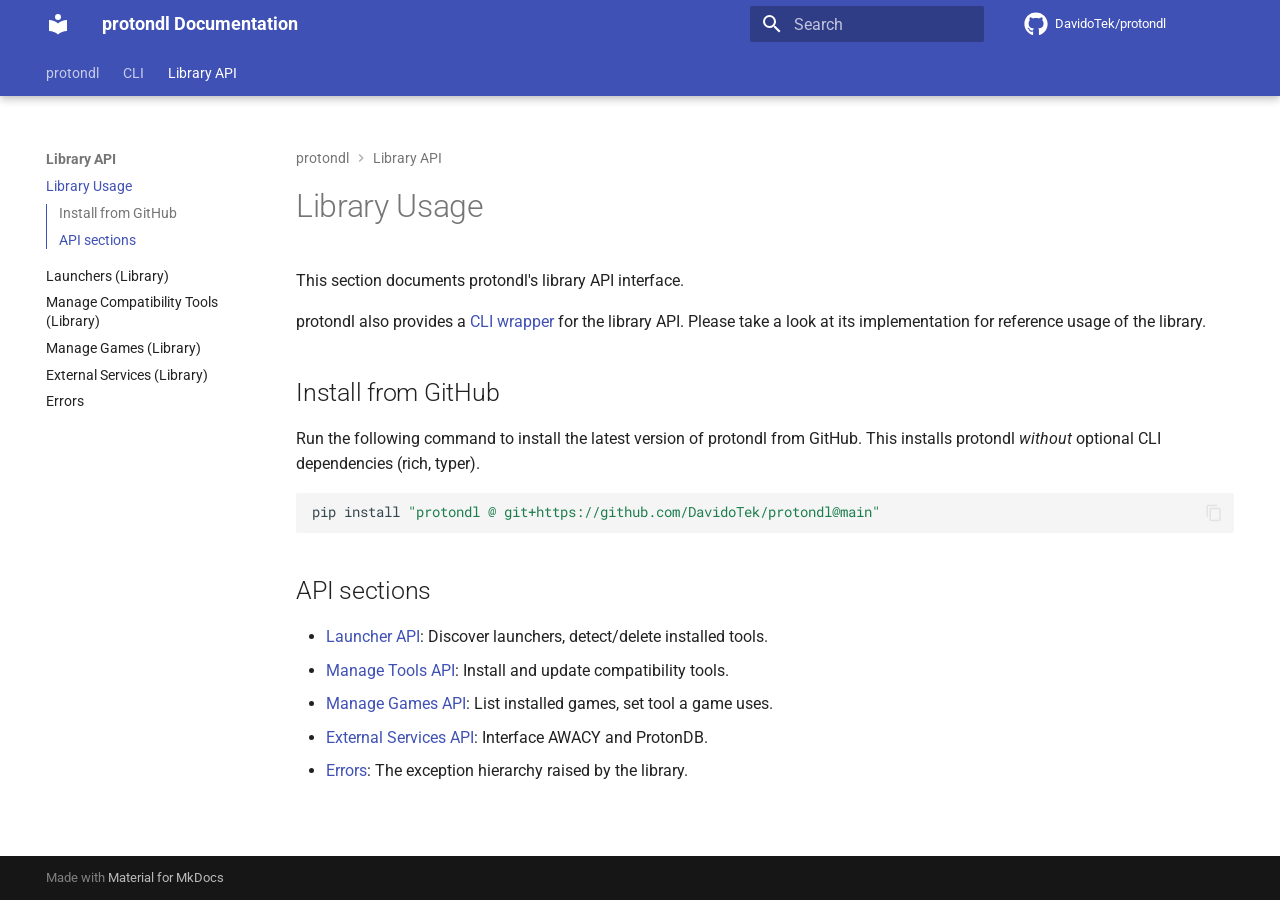
<file: Library_API/index.html>
<!doctype html>
<html lang="en" class="no-js">
  <head>
    
      <meta charset="utf-8">
      <meta name="viewport" content="width=device-width,initial-scale=1">
      
        <meta name="description" content="Documentation of the protondl library.
Modern, headless, and async-first Python library and CLI for managing Steam & Linux gaming compatibility tools.
">
      
      
      
        <link rel="canonical" href="https://davidotek.github.io/protondl/Library_API/">
      
      
        <link rel="prev" href="../CLI/40_external_services/">
      
      
        <link rel="next" href="10_launcher_api/">
      
      
        
      
      
      <link rel="icon" href="../assets/images/favicon.png">
      <meta name="generator" content="mkdocs-1.6.1, mkdocs-material-9.8.1">
    
    
      
        <title>Library Usage - protondl Documentation</title>
      
    
    
      <link rel="stylesheet" href="../assets/stylesheets/main.57a0d79d.min.css">
      
      


    
    
      
    
    
      
        
        
        
        <link rel="stylesheet" href="../assets/external/fonts.googleapis.com/css.49ea35f2.css">
        <style>:root{--md-text-font:"Roboto";--md-code-font:"Roboto Mono"}</style>
      
    
    
      <link rel="stylesheet" href="../stylesheets/launcher_badges.css">
    
    <script>__md_scope=new URL("..",location),__md_hash=e=>[...e].reduce(((e,_)=>(e<<5)-e+_.charCodeAt(0)),0),__md_get=(e,_=localStorage,t=__md_scope)=>JSON.parse(_.getItem(t.pathname+"."+e)),__md_set=(e,_,t=localStorage,a=__md_scope)=>{try{t.setItem(a.pathname+"."+e,JSON.stringify(_))}catch(e){}}</script>
    
      

    
    
  </head>
  
  
    <body dir="ltr">
  
    
    <input class="md-toggle" data-md-toggle="drawer" type="checkbox" id="__drawer" autocomplete="off">
    <input class="md-toggle" data-md-toggle="search" type="checkbox" id="__search" autocomplete="off">
    <label class="md-overlay" for="__drawer"></label>
    <div data-md-component="skip">
      
        
        <a href="#library-usage" class="md-skip">
          Skip to content
        </a>
      
    </div>
    <div data-md-component="announce">
      
    </div>
    
    
      

  

<header class="md-header md-header--shadow md-header--lifted" data-md-component="header">
  <nav class="md-header__inner md-grid" aria-label="Header">
    <a href=".." title="protondl Documentation" class="md-header__button md-logo" aria-label="protondl Documentation" data-md-component="logo">
      
  
  <svg xmlns="http://www.w3.org/2000/svg" viewBox="0 0 24 24"><path d="M12 8a3 3 0 0 0 3-3 3 3 0 0 0-3-3 3 3 0 0 0-3 3 3 3 0 0 0 3 3m0 3.54C9.64 9.35 6.5 8 3 8v11c3.5 0 6.64 1.35 9 3.54 2.36-2.19 5.5-3.54 9-3.54V8c-3.5 0-6.64 1.35-9 3.54"/></svg>

    </a>
    <label class="md-header__button md-icon" for="__drawer">
      
      <svg xmlns="http://www.w3.org/2000/svg" viewBox="0 0 24 24"><path d="M3 6h18v2H3zm0 5h18v2H3zm0 5h18v2H3z"/></svg>
    </label>
    <div class="md-header__title" data-md-component="header-title">
      <div class="md-header__ellipsis">
        <div class="md-header__topic">
          <span class="md-ellipsis">
            protondl Documentation
          </span>
        </div>
        <div class="md-header__topic" data-md-component="header-topic">
          <span class="md-ellipsis">
            
              Library Usage
            
          </span>
        </div>
      </div>
    </div>
    
    
      <script>var palette=__md_get("__palette");if(palette&&palette.color){if("(prefers-color-scheme)"===palette.color.media){var media=matchMedia("(prefers-color-scheme: light)"),input=document.querySelector(media.matches?"[data-md-color-media='(prefers-color-scheme: light)']":"[data-md-color-media='(prefers-color-scheme: dark)']");palette.color.media=input.getAttribute("data-md-color-media"),palette.color.scheme=input.getAttribute("data-md-color-scheme"),palette.color.primary=input.getAttribute("data-md-color-primary"),palette.color.accent=input.getAttribute("data-md-color-accent")}for(var[key,value]of Object.entries(palette.color))document.body.setAttribute("data-md-color-"+key,value)}</script>
    
    
    
      
      
        <label class="md-header__button md-icon" for="__search">
          
          <svg xmlns="http://www.w3.org/2000/svg" viewBox="0 0 24 24"><path d="M9.5 3A6.5 6.5 0 0 1 16 9.5c0 1.61-.59 3.09-1.56 4.23l.27.27h.79l5 5-1.5 1.5-5-5v-.79l-.27-.27A6.52 6.52 0 0 1 9.5 16 6.5 6.5 0 0 1 3 9.5 6.5 6.5 0 0 1 9.5 3m0 2C7 5 5 7 5 9.5S7 14 9.5 14 14 12 14 9.5 12 5 9.5 5"/></svg>
        </label>
        <div class="md-search" data-md-component="search" role="dialog">
  <label class="md-search__overlay" for="__search"></label>
  <div class="md-search__inner" role="search">
    <form class="md-search__form" name="search">
      <input type="text" class="md-search__input" name="query" aria-label="Search" placeholder="Search" autocapitalize="off" autocorrect="off" autocomplete="off" spellcheck="false" data-md-component="search-query" required>
      <label class="md-search__icon md-icon" for="__search">
        
        <svg xmlns="http://www.w3.org/2000/svg" viewBox="0 0 24 24"><path d="M9.5 3A6.5 6.5 0 0 1 16 9.5c0 1.61-.59 3.09-1.56 4.23l.27.27h.79l5 5-1.5 1.5-5-5v-.79l-.27-.27A6.52 6.52 0 0 1 9.5 16 6.5 6.5 0 0 1 3 9.5 6.5 6.5 0 0 1 9.5 3m0 2C7 5 5 7 5 9.5S7 14 9.5 14 14 12 14 9.5 12 5 9.5 5"/></svg>
        
        <svg xmlns="http://www.w3.org/2000/svg" viewBox="0 0 24 24"><path d="M20 11v2H8l5.5 5.5-1.42 1.42L4.16 12l7.92-7.92L13.5 5.5 8 11z"/></svg>
      </label>
      <nav class="md-search__options" aria-label="Search">
        
        <button type="reset" class="md-search__icon md-icon" title="Clear" aria-label="Clear" tabindex="-1">
          
          <svg xmlns="http://www.w3.org/2000/svg" viewBox="0 0 24 24"><path d="M19 6.41 17.59 5 12 10.59 6.41 5 5 6.41 10.59 12 5 17.59 6.41 19 12 13.41 17.59 19 19 17.59 13.41 12z"/></svg>
        </button>
      </nav>
      
    </form>
    <div class="md-search__output">
      <div class="md-search__scrollwrap" tabindex="0" data-md-scrollfix>
        <div class="md-search-result" data-md-component="search-result">
          <div class="md-search-result__meta">
            Initializing search
          </div>
          <ol class="md-search-result__list" role="presentation"></ol>
        </div>
      </div>
    </div>
  </div>
</div>
      
    
    
      <div class="md-header__source">
        <a href="https://github.com/DavidoTek/protondl" title="Go to repository" class="md-source" data-md-component="source">
  <div class="md-source__icon md-icon">
    
    <svg xmlns="http://www.w3.org/2000/svg" viewBox="0 0 512 512"><!--! Font Awesome Free 7.1.0 by @fontawesome - https://fontawesome.com License - https://fontawesome.com/license/free (Icons: CC BY 4.0, Fonts: SIL OFL 1.1, Code: MIT License) Copyright 2025 Fonticons, Inc.--><path d="M173.9 397.4c0 2-2.3 3.6-5.2 3.6-3.3.3-5.6-1.3-5.6-3.6 0-2 2.3-3.6 5.2-3.6 3-.3 5.6 1.3 5.6 3.6m-31.1-4.5c-.7 2 1.3 4.3 4.3 4.9 2.6 1 5.6 0 6.2-2s-1.3-4.3-4.3-5.2c-2.6-.7-5.5.3-6.2 2.3m44.2-1.7c-2.9.7-4.9 2.6-4.6 4.9.3 2 2.9 3.3 5.9 2.6 2.9-.7 4.9-2.6 4.6-4.6-.3-1.9-3-3.2-5.9-2.9M252.8 8C114.1 8 8 113.3 8 252c0 110.9 69.8 205.8 169.5 239.2 12.8 2.3 17.3-5.6 17.3-12.1 0-6.2-.3-40.4-.3-61.4 0 0-70 15-84.7-29.8 0 0-11.4-29.1-27.8-36.6 0 0-22.9-15.7 1.6-15.4 0 0 24.9 2 38.6 25.8 21.9 38.6 58.6 27.5 72.9 20.9 2.3-16 8.8-27.1 16-33.7-55.9-6.2-112.3-14.3-112.3-110.5 0-27.5 7.6-41.3 23.6-58.9-2.6-6.5-11.1-33.3 2.6-67.9 20.9-6.5 69 27 69 27 20-5.6 41.5-8.5 62.8-8.5s42.8 2.9 62.8 8.5c0 0 48.1-33.6 69-27 13.7 34.7 5.2 61.4 2.6 67.9 16 17.7 25.8 31.5 25.8 58.9 0 96.5-58.9 104.2-114.8 110.5 9.2 7.9 17 22.9 17 46.4 0 33.7-.3 75.4-.3 83.6 0 6.5 4.6 14.4 17.3 12.1C436.2 457.8 504 362.9 504 252 504 113.3 391.5 8 252.8 8M105.2 352.9c-1.3 1-1 3.3.7 5.2 1.6 1.6 3.9 2.3 5.2 1 1.3-1 1-3.3-.7-5.2-1.6-1.6-3.9-2.3-5.2-1m-10.8-8.1c-.7 1.3.3 2.9 2.3 3.9 1.6 1 3.6.7 4.3-.7.7-1.3-.3-2.9-2.3-3.9-2-.6-3.6-.3-4.3.7m32.4 35.6c-1.6 1.3-1 4.3 1.3 6.2 2.3 2.3 5.2 2.6 6.5 1 1.3-1.3.7-4.3-1.3-6.2-2.2-2.3-5.2-2.6-6.5-1m-11.4-14.7c-1.6 1-1.6 3.6 0 5.9s4.3 3.3 5.6 2.3c1.6-1.3 1.6-3.9 0-6.2-1.4-2.3-4-3.3-5.6-2"/></svg>
  </div>
  <div class="md-source__repository">
    DavidoTek/protondl
  </div>
</a>
      </div>
    
  </nav>
  
    
      
<nav class="md-tabs" aria-label="Tabs" data-md-component="tabs">
  <div class="md-grid">
    <ul class="md-tabs__list">
      
        
  
  
  
  
    <li class="md-tabs__item">
      <a href=".." class="md-tabs__link">
        
  
  
    
  
  protondl

      </a>
    </li>
  

      
        
  
  
  
  
    
    
      <li class="md-tabs__item">
        <a href="../CLI/" class="md-tabs__link">
          
  
  
  CLI

        </a>
      </li>
    
  

      
        
  
  
  
    
  
  
    
    
      <li class="md-tabs__item md-tabs__item--active">
        <a href="./" class="md-tabs__link">
          
  
  
  Library API

        </a>
      </li>
    
  

      
    </ul>
  </div>
</nav>
    
  
</header>
    
    <div class="md-container" data-md-component="container">
      
      
        
      
      <main class="md-main" data-md-component="main">
        <div class="md-main__inner md-grid">
          
            
              
              <div class="md-sidebar md-sidebar--primary" data-md-component="sidebar" data-md-type="navigation" >
                <div class="md-sidebar__scrollwrap">
                  <div class="md-sidebar__inner">
                    


  


  

<nav class="md-nav md-nav--primary md-nav--lifted md-nav--integrated" aria-label="Navigation" data-md-level="0">
  <label class="md-nav__title" for="__drawer">
    <a href=".." title="protondl Documentation" class="md-nav__button md-logo" aria-label="protondl Documentation" data-md-component="logo">
      
  
  <svg xmlns="http://www.w3.org/2000/svg" viewBox="0 0 24 24"><path d="M12 8a3 3 0 0 0 3-3 3 3 0 0 0-3-3 3 3 0 0 0-3 3 3 3 0 0 0 3 3m0 3.54C9.64 9.35 6.5 8 3 8v11c3.5 0 6.64 1.35 9 3.54 2.36-2.19 5.5-3.54 9-3.54V8c-3.5 0-6.64 1.35-9 3.54"/></svg>

    </a>
    protondl Documentation
  </label>
  
    <div class="md-nav__source">
      <a href="https://github.com/DavidoTek/protondl" title="Go to repository" class="md-source" data-md-component="source">
  <div class="md-source__icon md-icon">
    
    <svg xmlns="http://www.w3.org/2000/svg" viewBox="0 0 512 512"><!--! Font Awesome Free 7.1.0 by @fontawesome - https://fontawesome.com License - https://fontawesome.com/license/free (Icons: CC BY 4.0, Fonts: SIL OFL 1.1, Code: MIT License) Copyright 2025 Fonticons, Inc.--><path d="M173.9 397.4c0 2-2.3 3.6-5.2 3.6-3.3.3-5.6-1.3-5.6-3.6 0-2 2.3-3.6 5.2-3.6 3-.3 5.6 1.3 5.6 3.6m-31.1-4.5c-.7 2 1.3 4.3 4.3 4.9 2.6 1 5.6 0 6.2-2s-1.3-4.3-4.3-5.2c-2.6-.7-5.5.3-6.2 2.3m44.2-1.7c-2.9.7-4.9 2.6-4.6 4.9.3 2 2.9 3.3 5.9 2.6 2.9-.7 4.9-2.6 4.6-4.6-.3-1.9-3-3.2-5.9-2.9M252.8 8C114.1 8 8 113.3 8 252c0 110.9 69.8 205.8 169.5 239.2 12.8 2.3 17.3-5.6 17.3-12.1 0-6.2-.3-40.4-.3-61.4 0 0-70 15-84.7-29.8 0 0-11.4-29.1-27.8-36.6 0 0-22.9-15.7 1.6-15.4 0 0 24.9 2 38.6 25.8 21.9 38.6 58.6 27.5 72.9 20.9 2.3-16 8.8-27.1 16-33.7-55.9-6.2-112.3-14.3-112.3-110.5 0-27.5 7.6-41.3 23.6-58.9-2.6-6.5-11.1-33.3 2.6-67.9 20.9-6.5 69 27 69 27 20-5.6 41.5-8.5 62.8-8.5s42.8 2.9 62.8 8.5c0 0 48.1-33.6 69-27 13.7 34.7 5.2 61.4 2.6 67.9 16 17.7 25.8 31.5 25.8 58.9 0 96.5-58.9 104.2-114.8 110.5 9.2 7.9 17 22.9 17 46.4 0 33.7-.3 75.4-.3 83.6 0 6.5 4.6 14.4 17.3 12.1C436.2 457.8 504 362.9 504 252 504 113.3 391.5 8 252.8 8M105.2 352.9c-1.3 1-1 3.3.7 5.2 1.6 1.6 3.9 2.3 5.2 1 1.3-1 1-3.3-.7-5.2-1.6-1.6-3.9-2.3-5.2-1m-10.8-8.1c-.7 1.3.3 2.9 2.3 3.9 1.6 1 3.6.7 4.3-.7.7-1.3-.3-2.9-2.3-3.9-2-.6-3.6-.3-4.3.7m32.4 35.6c-1.6 1.3-1 4.3 1.3 6.2 2.3 2.3 5.2 2.6 6.5 1 1.3-1.3.7-4.3-1.3-6.2-2.2-2.3-5.2-2.6-6.5-1m-11.4-14.7c-1.6 1-1.6 3.6 0 5.9s4.3 3.3 5.6 2.3c1.6-1.3 1.6-3.9 0-6.2-1.4-2.3-4-3.3-5.6-2"/></svg>
  </div>
  <div class="md-source__repository">
    DavidoTek/protondl
  </div>
</a>
    </div>
  
  <ul class="md-nav__list" data-md-scrollfix>
    
      
      
  
  
  
  
    <li class="md-nav__item">
      <a href=".." class="md-nav__link">
        
  
  
  <span class="md-ellipsis">
    
  
    protondl
  

    
  </span>
  
  

      </a>
    </li>
  

    
      
      
  
  
  
  
    
    
    
    
      
      
        
      
    
    
    <li class="md-nav__item md-nav__item--nested">
      
        
        
        <input class="md-nav__toggle md-toggle " type="checkbox" id="__nav_2" >
        
          
          <label class="md-nav__link" for="__nav_2" id="__nav_2_label" tabindex="0">
            
  
  
  <span class="md-ellipsis">
    
  
    CLI
  

    
  </span>
  
  

            <span class="md-nav__icon md-icon"></span>
          </label>
        
        <nav class="md-nav" data-md-level="1" aria-labelledby="__nav_2_label" aria-expanded="false">
          <label class="md-nav__title" for="__nav_2">
            <span class="md-nav__icon md-icon"></span>
            
  
    CLI
  

          </label>
          <ul class="md-nav__list" data-md-scrollfix>
            
              
                
  
  
  
  
    <li class="md-nav__item">
      <a href="../CLI/" class="md-nav__link">
        
  
  
  <span class="md-ellipsis">
    
  
    CLI Usage
  

    
  </span>
  
  

      </a>
    </li>
  

              
            
              
                
  
  
  
  
    <li class="md-nav__item">
      <a href="../CLI/10_manage_tools/" class="md-nav__link">
        
  
  
  <span class="md-ellipsis">
    
  
    Manage Tools
  

    
  </span>
  
  

      </a>
    </li>
  

              
            
              
                
  
  
  
  
    <li class="md-nav__item">
      <a href="../CLI/20_manage_games/" class="md-nav__link">
        
  
  
  <span class="md-ellipsis">
    
  
    Manage Games
  

    
  </span>
  
  

      </a>
    </li>
  

              
            
              
                
  
  
  
  
    <li class="md-nav__item">
      <a href="../CLI/40_external_services/" class="md-nav__link">
        
  
  
  <span class="md-ellipsis">
    
  
    External Services
  

    
  </span>
  
  

      </a>
    </li>
  

              
            
          </ul>
        </nav>
      
    </li>
  

    
      
      
  
  
    
  
  
  
    
    
    
    
      
        
        
      
      
        
      
    
    
    <li class="md-nav__item md-nav__item--active md-nav__item--section md-nav__item--nested">
      
        
        
        <input class="md-nav__toggle md-toggle " type="checkbox" id="__nav_3" checked>
        
          
          <label class="md-nav__link" for="__nav_3" id="__nav_3_label" tabindex="">
            
  
  
  <span class="md-ellipsis">
    
  
    Library API
  

    
  </span>
  
  

            <span class="md-nav__icon md-icon"></span>
          </label>
        
        <nav class="md-nav" data-md-level="1" aria-labelledby="__nav_3_label" aria-expanded="true">
          <label class="md-nav__title" for="__nav_3">
            <span class="md-nav__icon md-icon"></span>
            
  
    Library API
  

          </label>
          <ul class="md-nav__list" data-md-scrollfix>
            
              
                
  
  
    
  
  
  
    <li class="md-nav__item md-nav__item--active">
      
      <input class="md-nav__toggle md-toggle" type="checkbox" id="__toc">
      
      
        
      
      
        <label class="md-nav__link md-nav__link--active" for="__toc">
          
  
  
  <span class="md-ellipsis">
    
  
    Library Usage
  

    
  </span>
  
  

          <span class="md-nav__icon md-icon"></span>
        </label>
      
      <a href="./" class="md-nav__link md-nav__link--active">
        
  
  
  <span class="md-ellipsis">
    
  
    Library Usage
  

    
  </span>
  
  

      </a>
      
        

<nav class="md-nav md-nav--secondary" aria-label="Table of contents">
  
  
  
    
  
  
    <label class="md-nav__title" for="__toc">
      <span class="md-nav__icon md-icon"></span>
      Table of contents
    </label>
    <ul class="md-nav__list" data-md-component="toc" data-md-scrollfix>
      
        <li class="md-nav__item">
  <a href="#install-from-github" class="md-nav__link">
    <span class="md-ellipsis">
      
        Install from GitHub
      
    </span>
  </a>
  
</li>
      
        <li class="md-nav__item">
  <a href="#api-sections" class="md-nav__link">
    <span class="md-ellipsis">
      
        API sections
      
    </span>
  </a>
  
</li>
      
    </ul>
  
</nav>
      
    </li>
  

              
            
              
                
  
  
  
  
    <li class="md-nav__item">
      <a href="10_launcher_api/" class="md-nav__link">
        
  
  
  <span class="md-ellipsis">
    
  
    Launchers (Library)
  

    
  </span>
  
  

      </a>
    </li>
  

              
            
              
                
  
  
  
  
    <li class="md-nav__item">
      <a href="20_manage_tools_api/" class="md-nav__link">
        
  
  
  <span class="md-ellipsis">
    
  
    Manage Compatibility Tools (Library)
  

    
  </span>
  
  

      </a>
    </li>
  

              
            
              
                
  
  
  
  
    <li class="md-nav__item">
      <a href="30_manage_games_api/" class="md-nav__link">
        
  
  
  <span class="md-ellipsis">
    
  
    Manage Games (Library)
  

    
  </span>
  
  

      </a>
    </li>
  

              
            
              
                
  
  
  
  
    <li class="md-nav__item">
      <a href="40_external_services_api/" class="md-nav__link">
        
  
  
  <span class="md-ellipsis">
    
  
    External Services (Library)
  

    
  </span>
  
  

      </a>
    </li>
  

              
            
              
                
  
  
  
  
    <li class="md-nav__item">
      <a href="50_errors/" class="md-nav__link">
        
  
  
  <span class="md-ellipsis">
    
  
    Errors
  

    
  </span>
  
  

      </a>
    </li>
  

              
            
          </ul>
        </nav>
      
    </li>
  

    
  </ul>
</nav>
                  </div>
                </div>
              </div>
            
            
          
          
            <div class="md-content" data-md-component="content">
              
                



  


  <nav class="md-path" aria-label="Navigation" >
    <ol class="md-path__list">
      
        
  
  
    <li class="md-path__item">
      <a href=".." class="md-path__link">
        
  <span class="md-ellipsis">
    protondl
  </span>

      </a>
    </li>
  

      
      
        
  
  
    
    
      <li class="md-path__item">
        <a href="./" class="md-path__link">
          
  <span class="md-ellipsis">
    Library API
  </span>

        </a>
      </li>
    
  

      
    </ol>
  </nav>

              
              <article class="md-content__inner md-typeset">
                
                  


  
  


<h1 id="library-usage">Library Usage</h1>
<p>This section documents protondl's library API interface.</p>
<p>protondl also provides a <a href="../CLI/">CLI wrapper</a> for the library API.
Please take a look at its implementation for reference usage of the library.</p>
<h2 id="install-from-github">Install from GitHub</h2>
<p>Run the following command to install the latest version of protondl from GitHub.
This installs protondl <em>without</em> optional CLI dependencies (rich, typer).</p>
<div class="language-bash highlight"><pre><span></span><code><span id="__span-0-1"><a id="__codelineno-0-1" name="__codelineno-0-1" href="#__codelineno-0-1"></a>pip<span class="w"> </span>install<span class="w"> </span><span class="s2">"protondl @ git+https://github.com/DavidoTek/protondl@main"</span>
</span></code></pre></div>
<h2 id="api-sections">API sections</h2>
<ul>
<li><a href="10_launcher_api/">Launcher API</a>: Discover launchers, detect/delete installed tools.</li>
<li><a href="20_manage_tools_api/">Manage Tools API</a>: Install and update compatibility tools.</li>
<li><a href="30_manage_games_api/">Manage Games API</a>: List installed games, set tool a game uses.</li>
<li><a href="40_external_services_api/">External Services API</a>: Interface AWACY and ProtonDB.</li>
<li><a href="50_errors/">Errors</a>: The exception hierarchy raised by the library.</li>
</ul>












                
              </article>
            </div>
          
          
<script>var target=document.getElementById(location.hash.slice(1));target&&target.name&&(target.checked=target.name.startsWith("__tabbed_"))</script>
        </div>
        
      </main>
      
        <footer class="md-footer">
  
  <div class="md-footer-meta md-typeset">
    <div class="md-footer-meta__inner md-grid">
      <div class="md-copyright">
  
  
    Made with
    <a href="https://squidfunk.github.io/mkdocs-material/" target="_blank" rel="noopener">
      Material for MkDocs
    </a>
  
</div>
      
    </div>
  </div>
</footer>
      
    </div>
    <div class="md-dialog" data-md-component="dialog">
      <div class="md-dialog__inner md-typeset"></div>
    </div>
    
    
    
      
      
      <script id="__config" type="application/json">{"annotate": null, "base": "..", "features": ["navigation.tabs", "navigation.tabs.sticky", "navigation.sections", "navigation.path", "navigation.instant", "navigation.instant.prefetch", "toc.follow", "toc.integrate", "content.code.copy"], "search": "../assets/javascripts/workers/search.a7633da7.min.js", "tags": null, "translations": {"clipboard.copied": "Copied to clipboard", "clipboard.copy": "Copy to clipboard", "search.result.more.one": "1 more on this page", "search.result.more.other": "# more on this page", "search.result.none": "No matching documents", "search.result.one": "1 matching document", "search.result.other": "# matching documents", "search.result.placeholder": "Type to start searching", "search.result.term.missing": "Missing", "select.version": "Select version"}, "version": null}</script>
    
    
      <script src="../assets/javascripts/bundle.a5f9d56c.min.js"></script>
      
    
  </body>
</html>
</file>
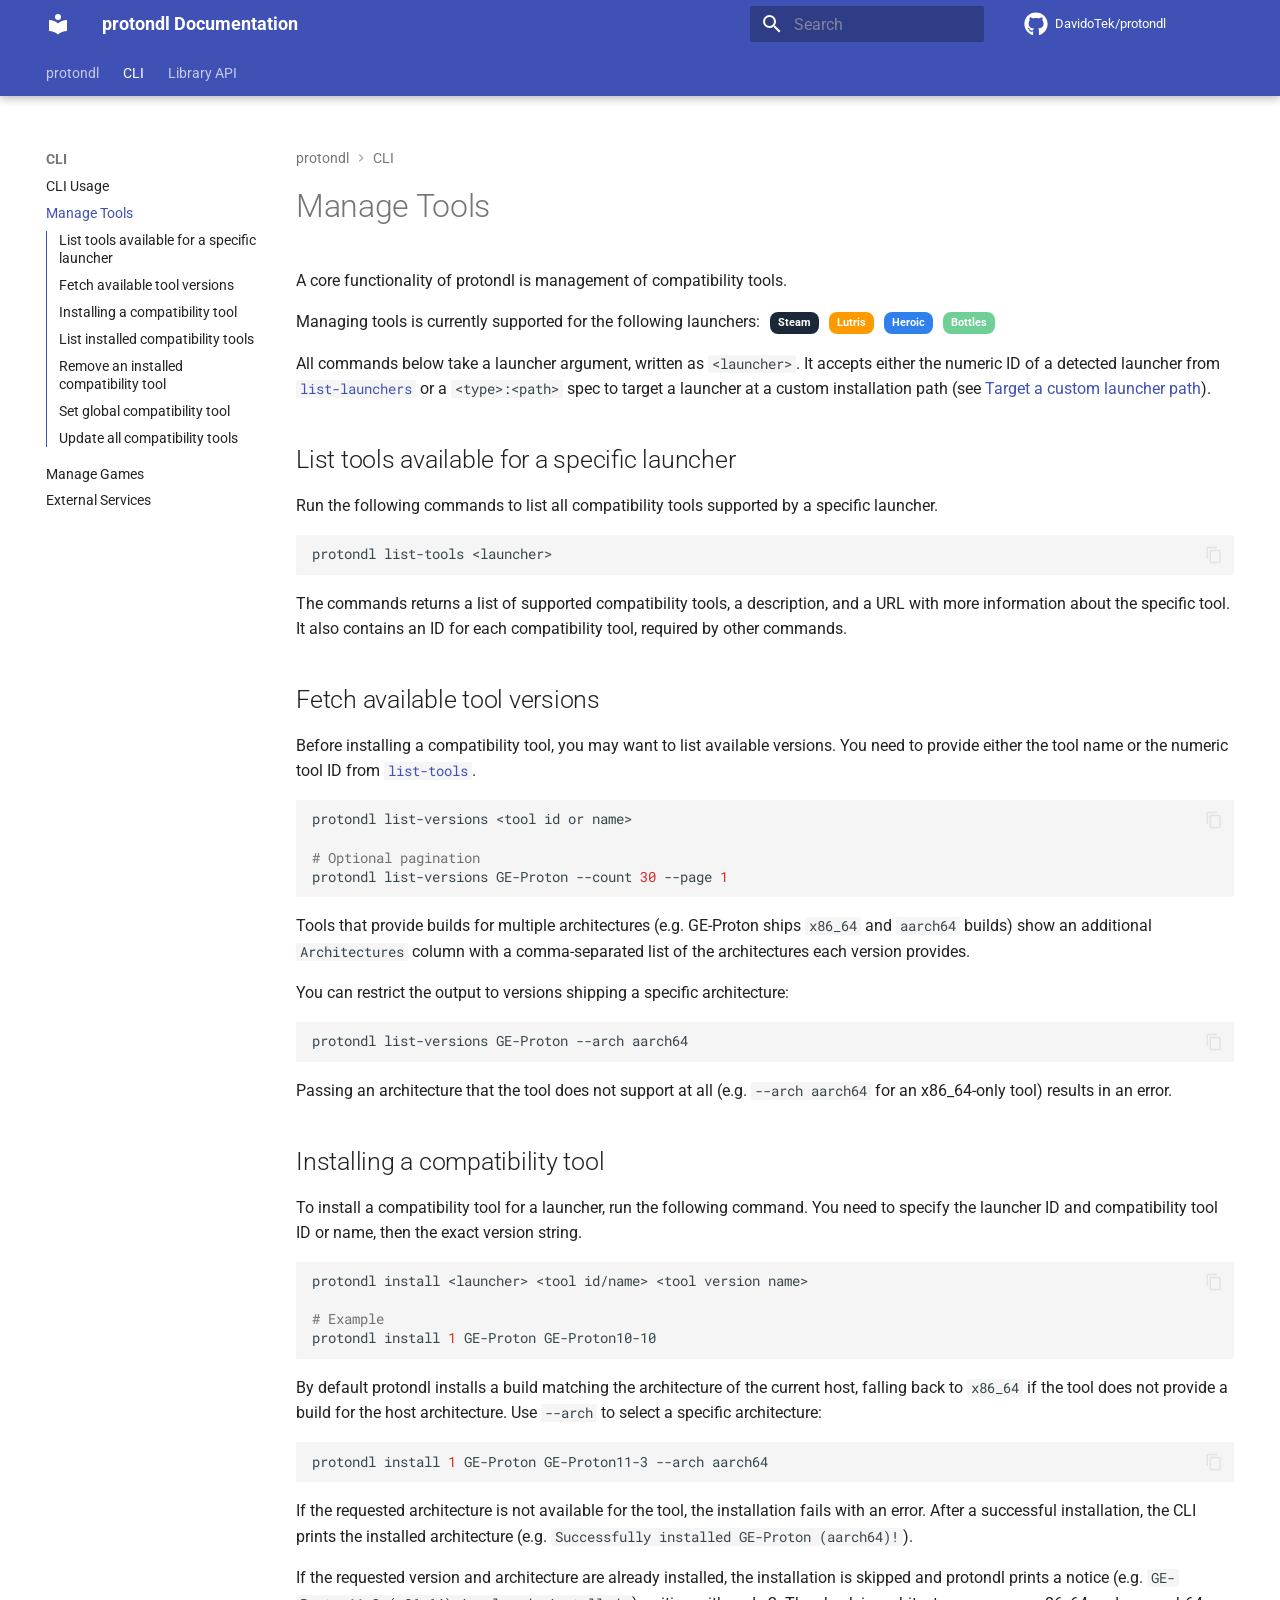
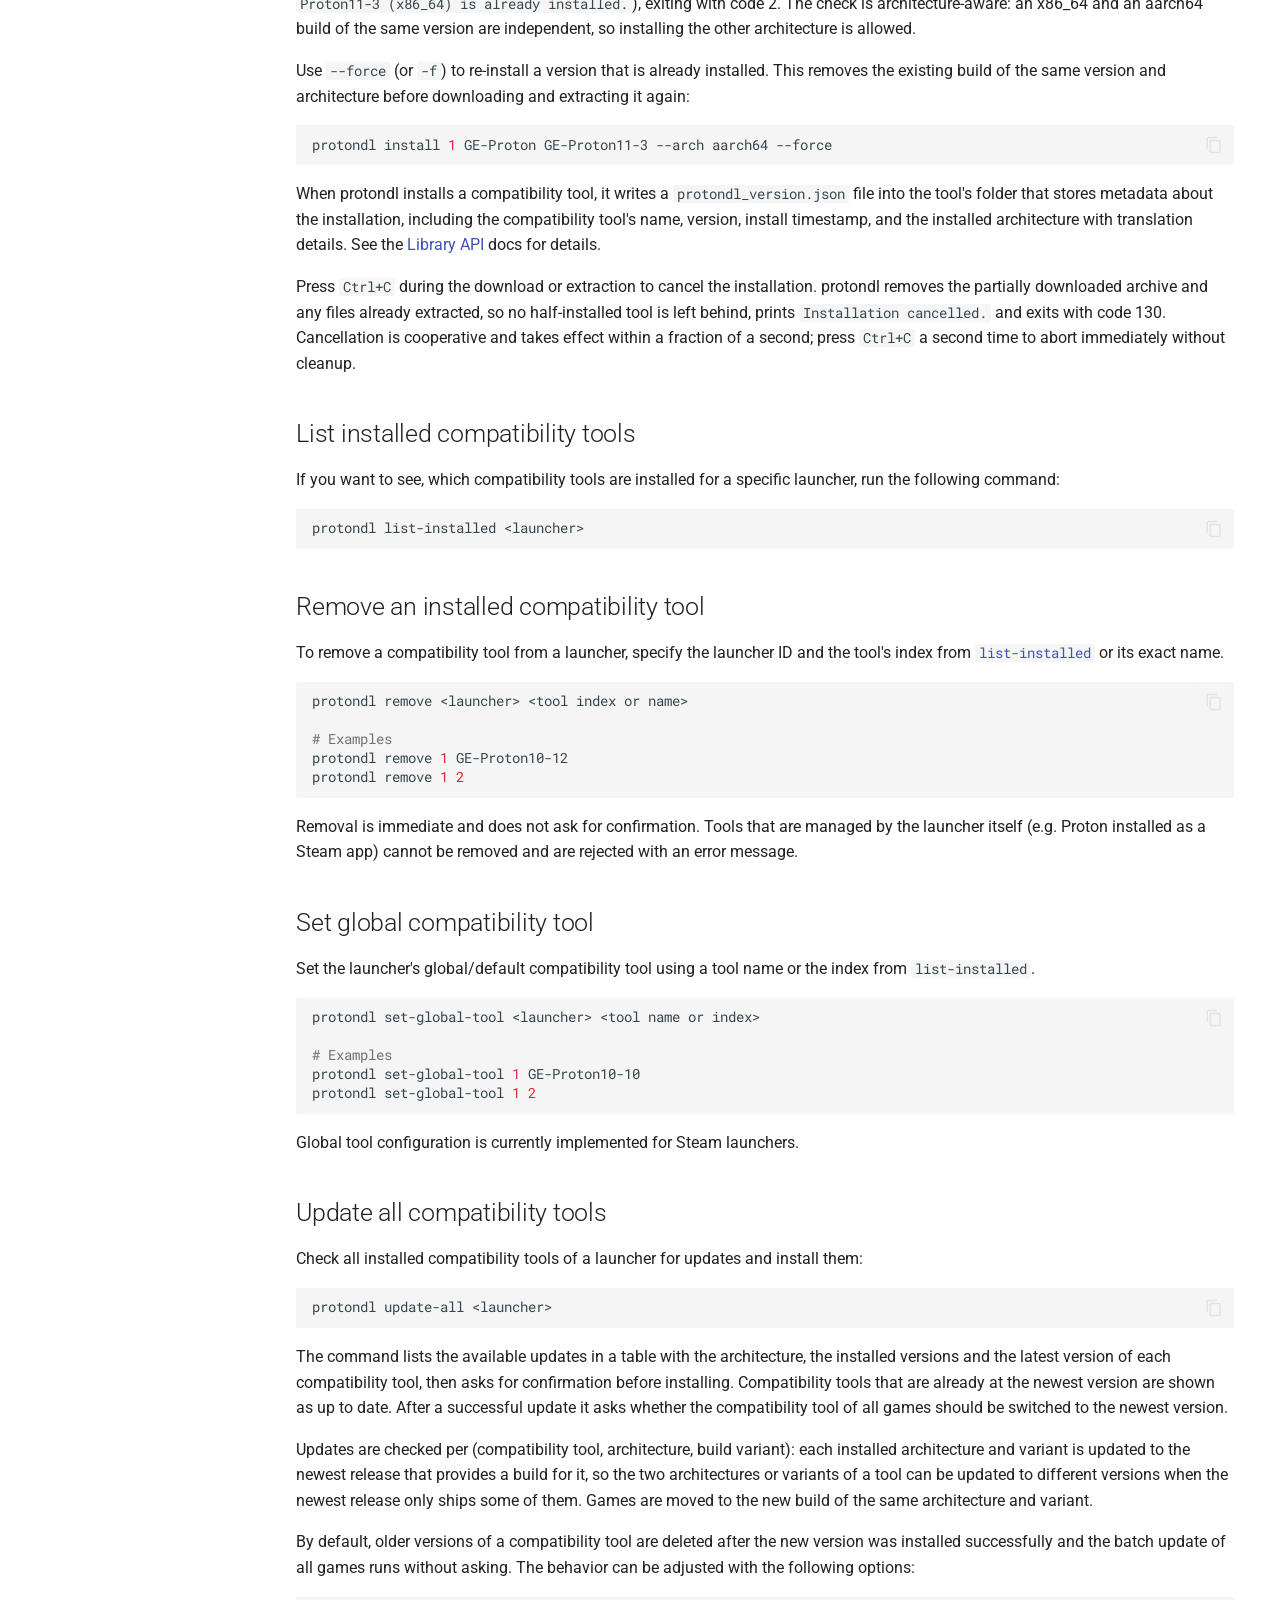
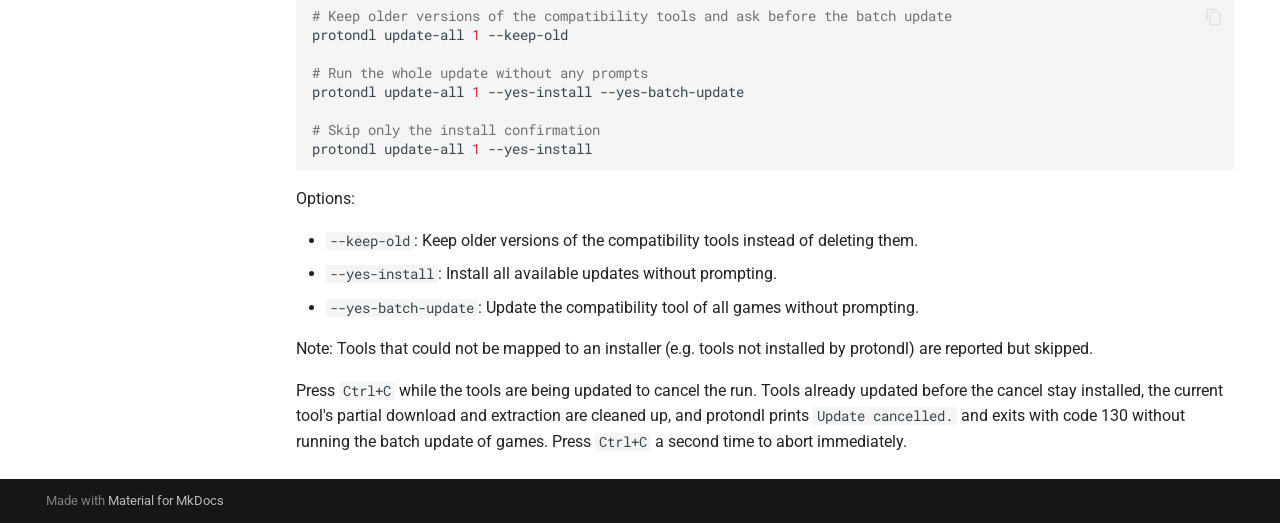
<file: CLI/10_manage_tools/index.html>
<!doctype html>
<html lang="en" class="no-js">
  <head>
    
      <meta charset="utf-8">
      <meta name="viewport" content="width=device-width,initial-scale=1">
      
        <meta name="description" content="Documentation of the protondl library.
Modern, headless, and async-first Python library and CLI for managing Steam & Linux gaming compatibility tools.
">
      
      
      
        <link rel="canonical" href="https://davidotek.github.io/protondl/CLI/10_manage_tools/">
      
      
        <link rel="prev" href="../">
      
      
        <link rel="next" href="../20_manage_games/">
      
      
        
      
      
      <link rel="icon" href="../../assets/images/favicon.png">
      <meta name="generator" content="mkdocs-1.6.1, mkdocs-material-9.8.1">
    
    
      
        <title>Manage Tools - protondl Documentation</title>
      
    
    
      <link rel="stylesheet" href="../../assets/stylesheets/main.57a0d79d.min.css">
      
      


    
    
      
    
    
      
        
        
        
        <link rel="stylesheet" href="../../assets/external/fonts.googleapis.com/css.49ea35f2.css">
        <style>:root{--md-text-font:"Roboto";--md-code-font:"Roboto Mono"}</style>
      
    
    
      <link rel="stylesheet" href="../../stylesheets/launcher_badges.css">
    
    <script>__md_scope=new URL("../..",location),__md_hash=e=>[...e].reduce(((e,_)=>(e<<5)-e+_.charCodeAt(0)),0),__md_get=(e,_=localStorage,t=__md_scope)=>JSON.parse(_.getItem(t.pathname+"."+e)),__md_set=(e,_,t=localStorage,a=__md_scope)=>{try{t.setItem(a.pathname+"."+e,JSON.stringify(_))}catch(e){}}</script>
    
      

    
    
  </head>
  
  
    <body dir="ltr">
  
    
    <input class="md-toggle" data-md-toggle="drawer" type="checkbox" id="__drawer" autocomplete="off">
    <input class="md-toggle" data-md-toggle="search" type="checkbox" id="__search" autocomplete="off">
    <label class="md-overlay" for="__drawer"></label>
    <div data-md-component="skip">
      
        
        <a href="#manage-tools" class="md-skip">
          Skip to content
        </a>
      
    </div>
    <div data-md-component="announce">
      
    </div>
    
    
      

  

<header class="md-header md-header--shadow md-header--lifted" data-md-component="header">
  <nav class="md-header__inner md-grid" aria-label="Header">
    <a href="../.." title="protondl Documentation" class="md-header__button md-logo" aria-label="protondl Documentation" data-md-component="logo">
      
  
  <svg xmlns="http://www.w3.org/2000/svg" viewBox="0 0 24 24"><path d="M12 8a3 3 0 0 0 3-3 3 3 0 0 0-3-3 3 3 0 0 0-3 3 3 3 0 0 0 3 3m0 3.54C9.64 9.35 6.5 8 3 8v11c3.5 0 6.64 1.35 9 3.54 2.36-2.19 5.5-3.54 9-3.54V8c-3.5 0-6.64 1.35-9 3.54"/></svg>

    </a>
    <label class="md-header__button md-icon" for="__drawer">
      
      <svg xmlns="http://www.w3.org/2000/svg" viewBox="0 0 24 24"><path d="M3 6h18v2H3zm0 5h18v2H3zm0 5h18v2H3z"/></svg>
    </label>
    <div class="md-header__title" data-md-component="header-title">
      <div class="md-header__ellipsis">
        <div class="md-header__topic">
          <span class="md-ellipsis">
            protondl Documentation
          </span>
        </div>
        <div class="md-header__topic" data-md-component="header-topic">
          <span class="md-ellipsis">
            
              Manage Tools
            
          </span>
        </div>
      </div>
    </div>
    
    
      <script>var palette=__md_get("__palette");if(palette&&palette.color){if("(prefers-color-scheme)"===palette.color.media){var media=matchMedia("(prefers-color-scheme: light)"),input=document.querySelector(media.matches?"[data-md-color-media='(prefers-color-scheme: light)']":"[data-md-color-media='(prefers-color-scheme: dark)']");palette.color.media=input.getAttribute("data-md-color-media"),palette.color.scheme=input.getAttribute("data-md-color-scheme"),palette.color.primary=input.getAttribute("data-md-color-primary"),palette.color.accent=input.getAttribute("data-md-color-accent")}for(var[key,value]of Object.entries(palette.color))document.body.setAttribute("data-md-color-"+key,value)}</script>
    
    
    
      
      
        <label class="md-header__button md-icon" for="__search">
          
          <svg xmlns="http://www.w3.org/2000/svg" viewBox="0 0 24 24"><path d="M9.5 3A6.5 6.5 0 0 1 16 9.5c0 1.61-.59 3.09-1.56 4.23l.27.27h.79l5 5-1.5 1.5-5-5v-.79l-.27-.27A6.52 6.52 0 0 1 9.5 16 6.5 6.5 0 0 1 3 9.5 6.5 6.5 0 0 1 9.5 3m0 2C7 5 5 7 5 9.5S7 14 9.5 14 14 12 14 9.5 12 5 9.5 5"/></svg>
        </label>
        <div class="md-search" data-md-component="search" role="dialog">
  <label class="md-search__overlay" for="__search"></label>
  <div class="md-search__inner" role="search">
    <form class="md-search__form" name="search">
      <input type="text" class="md-search__input" name="query" aria-label="Search" placeholder="Search" autocapitalize="off" autocorrect="off" autocomplete="off" spellcheck="false" data-md-component="search-query" required>
      <label class="md-search__icon md-icon" for="__search">
        
        <svg xmlns="http://www.w3.org/2000/svg" viewBox="0 0 24 24"><path d="M9.5 3A6.5 6.5 0 0 1 16 9.5c0 1.61-.59 3.09-1.56 4.23l.27.27h.79l5 5-1.5 1.5-5-5v-.79l-.27-.27A6.52 6.52 0 0 1 9.5 16 6.5 6.5 0 0 1 3 9.5 6.5 6.5 0 0 1 9.5 3m0 2C7 5 5 7 5 9.5S7 14 9.5 14 14 12 14 9.5 12 5 9.5 5"/></svg>
        
        <svg xmlns="http://www.w3.org/2000/svg" viewBox="0 0 24 24"><path d="M20 11v2H8l5.5 5.5-1.42 1.42L4.16 12l7.92-7.92L13.5 5.5 8 11z"/></svg>
      </label>
      <nav class="md-search__options" aria-label="Search">
        
        <button type="reset" class="md-search__icon md-icon" title="Clear" aria-label="Clear" tabindex="-1">
          
          <svg xmlns="http://www.w3.org/2000/svg" viewBox="0 0 24 24"><path d="M19 6.41 17.59 5 12 10.59 6.41 5 5 6.41 10.59 12 5 17.59 6.41 19 12 13.41 17.59 19 19 17.59 13.41 12z"/></svg>
        </button>
      </nav>
      
    </form>
    <div class="md-search__output">
      <div class="md-search__scrollwrap" tabindex="0" data-md-scrollfix>
        <div class="md-search-result" data-md-component="search-result">
          <div class="md-search-result__meta">
            Initializing search
          </div>
          <ol class="md-search-result__list" role="presentation"></ol>
        </div>
      </div>
    </div>
  </div>
</div>
      
    
    
      <div class="md-header__source">
        <a href="https://github.com/DavidoTek/protondl" title="Go to repository" class="md-source" data-md-component="source">
  <div class="md-source__icon md-icon">
    
    <svg xmlns="http://www.w3.org/2000/svg" viewBox="0 0 512 512"><!--! Font Awesome Free 7.1.0 by @fontawesome - https://fontawesome.com License - https://fontawesome.com/license/free (Icons: CC BY 4.0, Fonts: SIL OFL 1.1, Code: MIT License) Copyright 2025 Fonticons, Inc.--><path d="M173.9 397.4c0 2-2.3 3.6-5.2 3.6-3.3.3-5.6-1.3-5.6-3.6 0-2 2.3-3.6 5.2-3.6 3-.3 5.6 1.3 5.6 3.6m-31.1-4.5c-.7 2 1.3 4.3 4.3 4.9 2.6 1 5.6 0 6.2-2s-1.3-4.3-4.3-5.2c-2.6-.7-5.5.3-6.2 2.3m44.2-1.7c-2.9.7-4.9 2.6-4.6 4.9.3 2 2.9 3.3 5.9 2.6 2.9-.7 4.9-2.6 4.6-4.6-.3-1.9-3-3.2-5.9-2.9M252.8 8C114.1 8 8 113.3 8 252c0 110.9 69.8 205.8 169.5 239.2 12.8 2.3 17.3-5.6 17.3-12.1 0-6.2-.3-40.4-.3-61.4 0 0-70 15-84.7-29.8 0 0-11.4-29.1-27.8-36.6 0 0-22.9-15.7 1.6-15.4 0 0 24.9 2 38.6 25.8 21.9 38.6 58.6 27.5 72.9 20.9 2.3-16 8.8-27.1 16-33.7-55.9-6.2-112.3-14.3-112.3-110.5 0-27.5 7.6-41.3 23.6-58.9-2.6-6.5-11.1-33.3 2.6-67.9 20.9-6.5 69 27 69 27 20-5.6 41.5-8.5 62.8-8.5s42.8 2.9 62.8 8.5c0 0 48.1-33.6 69-27 13.7 34.7 5.2 61.4 2.6 67.9 16 17.7 25.8 31.5 25.8 58.9 0 96.5-58.9 104.2-114.8 110.5 9.2 7.9 17 22.9 17 46.4 0 33.7-.3 75.4-.3 83.6 0 6.5 4.6 14.4 17.3 12.1C436.2 457.8 504 362.9 504 252 504 113.3 391.5 8 252.8 8M105.2 352.9c-1.3 1-1 3.3.7 5.2 1.6 1.6 3.9 2.3 5.2 1 1.3-1 1-3.3-.7-5.2-1.6-1.6-3.9-2.3-5.2-1m-10.8-8.1c-.7 1.3.3 2.9 2.3 3.9 1.6 1 3.6.7 4.3-.7.7-1.3-.3-2.9-2.3-3.9-2-.6-3.6-.3-4.3.7m32.4 35.6c-1.6 1.3-1 4.3 1.3 6.2 2.3 2.3 5.2 2.6 6.5 1 1.3-1.3.7-4.3-1.3-6.2-2.2-2.3-5.2-2.6-6.5-1m-11.4-14.7c-1.6 1-1.6 3.6 0 5.9s4.3 3.3 5.6 2.3c1.6-1.3 1.6-3.9 0-6.2-1.4-2.3-4-3.3-5.6-2"/></svg>
  </div>
  <div class="md-source__repository">
    DavidoTek/protondl
  </div>
</a>
      </div>
    
  </nav>
  
    
      
<nav class="md-tabs" aria-label="Tabs" data-md-component="tabs">
  <div class="md-grid">
    <ul class="md-tabs__list">
      
        
  
  
  
  
    <li class="md-tabs__item">
      <a href="../.." class="md-tabs__link">
        
  
  
    
  
  protondl

      </a>
    </li>
  

      
        
  
  
  
    
  
  
    
    
      <li class="md-tabs__item md-tabs__item--active">
        <a href="../" class="md-tabs__link">
          
  
  
  CLI

        </a>
      </li>
    
  

      
        
  
  
  
  
    
    
      <li class="md-tabs__item">
        <a href="../../Library_API/" class="md-tabs__link">
          
  
  
  Library API

        </a>
      </li>
    
  

      
    </ul>
  </div>
</nav>
    
  
</header>
    
    <div class="md-container" data-md-component="container">
      
      
        
      
      <main class="md-main" data-md-component="main">
        <div class="md-main__inner md-grid">
          
            
              
              <div class="md-sidebar md-sidebar--primary" data-md-component="sidebar" data-md-type="navigation" >
                <div class="md-sidebar__scrollwrap">
                  <div class="md-sidebar__inner">
                    


  


  

<nav class="md-nav md-nav--primary md-nav--lifted md-nav--integrated" aria-label="Navigation" data-md-level="0">
  <label class="md-nav__title" for="__drawer">
    <a href="../.." title="protondl Documentation" class="md-nav__button md-logo" aria-label="protondl Documentation" data-md-component="logo">
      
  
  <svg xmlns="http://www.w3.org/2000/svg" viewBox="0 0 24 24"><path d="M12 8a3 3 0 0 0 3-3 3 3 0 0 0-3-3 3 3 0 0 0-3 3 3 3 0 0 0 3 3m0 3.54C9.64 9.35 6.5 8 3 8v11c3.5 0 6.64 1.35 9 3.54 2.36-2.19 5.5-3.54 9-3.54V8c-3.5 0-6.64 1.35-9 3.54"/></svg>

    </a>
    protondl Documentation
  </label>
  
    <div class="md-nav__source">
      <a href="https://github.com/DavidoTek/protondl" title="Go to repository" class="md-source" data-md-component="source">
  <div class="md-source__icon md-icon">
    
    <svg xmlns="http://www.w3.org/2000/svg" viewBox="0 0 512 512"><!--! Font Awesome Free 7.1.0 by @fontawesome - https://fontawesome.com License - https://fontawesome.com/license/free (Icons: CC BY 4.0, Fonts: SIL OFL 1.1, Code: MIT License) Copyright 2025 Fonticons, Inc.--><path d="M173.9 397.4c0 2-2.3 3.6-5.2 3.6-3.3.3-5.6-1.3-5.6-3.6 0-2 2.3-3.6 5.2-3.6 3-.3 5.6 1.3 5.6 3.6m-31.1-4.5c-.7 2 1.3 4.3 4.3 4.9 2.6 1 5.6 0 6.2-2s-1.3-4.3-4.3-5.2c-2.6-.7-5.5.3-6.2 2.3m44.2-1.7c-2.9.7-4.9 2.6-4.6 4.9.3 2 2.9 3.3 5.9 2.6 2.9-.7 4.9-2.6 4.6-4.6-.3-1.9-3-3.2-5.9-2.9M252.8 8C114.1 8 8 113.3 8 252c0 110.9 69.8 205.8 169.5 239.2 12.8 2.3 17.3-5.6 17.3-12.1 0-6.2-.3-40.4-.3-61.4 0 0-70 15-84.7-29.8 0 0-11.4-29.1-27.8-36.6 0 0-22.9-15.7 1.6-15.4 0 0 24.9 2 38.6 25.8 21.9 38.6 58.6 27.5 72.9 20.9 2.3-16 8.8-27.1 16-33.7-55.9-6.2-112.3-14.3-112.3-110.5 0-27.5 7.6-41.3 23.6-58.9-2.6-6.5-11.1-33.3 2.6-67.9 20.9-6.5 69 27 69 27 20-5.6 41.5-8.5 62.8-8.5s42.8 2.9 62.8 8.5c0 0 48.1-33.6 69-27 13.7 34.7 5.2 61.4 2.6 67.9 16 17.7 25.8 31.5 25.8 58.9 0 96.5-58.9 104.2-114.8 110.5 9.2 7.9 17 22.9 17 46.4 0 33.7-.3 75.4-.3 83.6 0 6.5 4.6 14.4 17.3 12.1C436.2 457.8 504 362.9 504 252 504 113.3 391.5 8 252.8 8M105.2 352.9c-1.3 1-1 3.3.7 5.2 1.6 1.6 3.9 2.3 5.2 1 1.3-1 1-3.3-.7-5.2-1.6-1.6-3.9-2.3-5.2-1m-10.8-8.1c-.7 1.3.3 2.9 2.3 3.9 1.6 1 3.6.7 4.3-.7.7-1.3-.3-2.9-2.3-3.9-2-.6-3.6-.3-4.3.7m32.4 35.6c-1.6 1.3-1 4.3 1.3 6.2 2.3 2.3 5.2 2.6 6.5 1 1.3-1.3.7-4.3-1.3-6.2-2.2-2.3-5.2-2.6-6.5-1m-11.4-14.7c-1.6 1-1.6 3.6 0 5.9s4.3 3.3 5.6 2.3c1.6-1.3 1.6-3.9 0-6.2-1.4-2.3-4-3.3-5.6-2"/></svg>
  </div>
  <div class="md-source__repository">
    DavidoTek/protondl
  </div>
</a>
    </div>
  
  <ul class="md-nav__list" data-md-scrollfix>
    
      
      
  
  
  
  
    <li class="md-nav__item">
      <a href="../.." class="md-nav__link">
        
  
  
  <span class="md-ellipsis">
    
  
    protondl
  

    
  </span>
  
  

      </a>
    </li>
  

    
      
      
  
  
    
  
  
  
    
    
    
    
      
        
        
      
      
        
      
    
    
    <li class="md-nav__item md-nav__item--active md-nav__item--section md-nav__item--nested">
      
        
        
        <input class="md-nav__toggle md-toggle " type="checkbox" id="__nav_2" checked>
        
          
          <label class="md-nav__link" for="__nav_2" id="__nav_2_label" tabindex="">
            
  
  
  <span class="md-ellipsis">
    
  
    CLI
  

    
  </span>
  
  

            <span class="md-nav__icon md-icon"></span>
          </label>
        
        <nav class="md-nav" data-md-level="1" aria-labelledby="__nav_2_label" aria-expanded="true">
          <label class="md-nav__title" for="__nav_2">
            <span class="md-nav__icon md-icon"></span>
            
  
    CLI
  

          </label>
          <ul class="md-nav__list" data-md-scrollfix>
            
              
                
  
  
  
  
    <li class="md-nav__item">
      <a href="../" class="md-nav__link">
        
  
  
  <span class="md-ellipsis">
    
  
    CLI Usage
  

    
  </span>
  
  

      </a>
    </li>
  

              
            
              
                
  
  
    
  
  
  
    <li class="md-nav__item md-nav__item--active">
      
      <input class="md-nav__toggle md-toggle" type="checkbox" id="__toc">
      
      
        
      
      
        <label class="md-nav__link md-nav__link--active" for="__toc">
          
  
  
  <span class="md-ellipsis">
    
  
    Manage Tools
  

    
  </span>
  
  

          <span class="md-nav__icon md-icon"></span>
        </label>
      
      <a href="./" class="md-nav__link md-nav__link--active">
        
  
  
  <span class="md-ellipsis">
    
  
    Manage Tools
  

    
  </span>
  
  

      </a>
      
        

<nav class="md-nav md-nav--secondary" aria-label="Table of contents">
  
  
  
    
  
  
    <label class="md-nav__title" for="__toc">
      <span class="md-nav__icon md-icon"></span>
      Table of contents
    </label>
    <ul class="md-nav__list" data-md-component="toc" data-md-scrollfix>
      
        <li class="md-nav__item">
  <a href="#list-tools-available-for-a-specific-launcher" class="md-nav__link">
    <span class="md-ellipsis">
      
        List tools available for a specific launcher
      
    </span>
  </a>
  
</li>
      
        <li class="md-nav__item">
  <a href="#fetch-available-tool-versions" class="md-nav__link">
    <span class="md-ellipsis">
      
        Fetch available tool versions
      
    </span>
  </a>
  
</li>
      
        <li class="md-nav__item">
  <a href="#installing-a-compatibility-tool" class="md-nav__link">
    <span class="md-ellipsis">
      
        Installing a compatibility tool
      
    </span>
  </a>
  
</li>
      
        <li class="md-nav__item">
  <a href="#list-installed-compatibility-tools" class="md-nav__link">
    <span class="md-ellipsis">
      
        List installed compatibility tools
      
    </span>
  </a>
  
</li>
      
        <li class="md-nav__item">
  <a href="#remove-an-installed-compatibility-tool" class="md-nav__link">
    <span class="md-ellipsis">
      
        Remove an installed compatibility tool
      
    </span>
  </a>
  
</li>
      
        <li class="md-nav__item">
  <a href="#set-global-compatibility-tool" class="md-nav__link">
    <span class="md-ellipsis">
      
        Set global compatibility tool
      
    </span>
  </a>
  
</li>
      
        <li class="md-nav__item">
  <a href="#update-all-compatibility-tools" class="md-nav__link">
    <span class="md-ellipsis">
      
        Update all compatibility tools
      
    </span>
  </a>
  
</li>
      
    </ul>
  
</nav>
      
    </li>
  

              
            
              
                
  
  
  
  
    <li class="md-nav__item">
      <a href="../20_manage_games/" class="md-nav__link">
        
  
  
  <span class="md-ellipsis">
    
  
    Manage Games
  

    
  </span>
  
  

      </a>
    </li>
  

              
            
              
                
  
  
  
  
    <li class="md-nav__item">
      <a href="../40_external_services/" class="md-nav__link">
        
  
  
  <span class="md-ellipsis">
    
  
    External Services
  

    
  </span>
  
  

      </a>
    </li>
  

              
            
          </ul>
        </nav>
      
    </li>
  

    
      
      
  
  
  
  
    
    
    
    
      
      
        
      
    
    
    <li class="md-nav__item md-nav__item--nested">
      
        
        
        <input class="md-nav__toggle md-toggle " type="checkbox" id="__nav_3" >
        
          
          <label class="md-nav__link" for="__nav_3" id="__nav_3_label" tabindex="0">
            
  
  
  <span class="md-ellipsis">
    
  
    Library API
  

    
  </span>
  
  

            <span class="md-nav__icon md-icon"></span>
          </label>
        
        <nav class="md-nav" data-md-level="1" aria-labelledby="__nav_3_label" aria-expanded="false">
          <label class="md-nav__title" for="__nav_3">
            <span class="md-nav__icon md-icon"></span>
            
  
    Library API
  

          </label>
          <ul class="md-nav__list" data-md-scrollfix>
            
              
                
  
  
  
  
    <li class="md-nav__item">
      <a href="../../Library_API/" class="md-nav__link">
        
  
  
  <span class="md-ellipsis">
    
  
    Library Usage
  

    
  </span>
  
  

      </a>
    </li>
  

              
            
              
                
  
  
  
  
    <li class="md-nav__item">
      <a href="../../Library_API/10_launcher_api/" class="md-nav__link">
        
  
  
  <span class="md-ellipsis">
    
  
    Launchers (Library)
  

    
  </span>
  
  

      </a>
    </li>
  

              
            
              
                
  
  
  
  
    <li class="md-nav__item">
      <a href="../../Library_API/20_manage_tools_api/" class="md-nav__link">
        
  
  
  <span class="md-ellipsis">
    
  
    Manage Compatibility Tools (Library)
  

    
  </span>
  
  

      </a>
    </li>
  

              
            
              
                
  
  
  
  
    <li class="md-nav__item">
      <a href="../../Library_API/30_manage_games_api/" class="md-nav__link">
        
  
  
  <span class="md-ellipsis">
    
  
    Manage Games (Library)
  

    
  </span>
  
  

      </a>
    </li>
  

              
            
              
                
  
  
  
  
    <li class="md-nav__item">
      <a href="../../Library_API/40_external_services_api/" class="md-nav__link">
        
  
  
  <span class="md-ellipsis">
    
  
    External Services (Library)
  

    
  </span>
  
  

      </a>
    </li>
  

              
            
              
                
  
  
  
  
    <li class="md-nav__item">
      <a href="../../Library_API/50_errors/" class="md-nav__link">
        
  
  
  <span class="md-ellipsis">
    
  
    Errors
  

    
  </span>
  
  

      </a>
    </li>
  

              
            
          </ul>
        </nav>
      
    </li>
  

    
  </ul>
</nav>
                  </div>
                </div>
              </div>
            
            
          
          
            <div class="md-content" data-md-component="content">
              
                



  


  <nav class="md-path" aria-label="Navigation" >
    <ol class="md-path__list">
      
        
  
  
    <li class="md-path__item">
      <a href="../.." class="md-path__link">
        
  <span class="md-ellipsis">
    protondl
  </span>

      </a>
    </li>
  

      
      
        
  
  
    
    
      <li class="md-path__item">
        <a href="../" class="md-path__link">
          
  <span class="md-ellipsis">
    CLI
  </span>

        </a>
      </li>
    
  

      
    </ol>
  </nav>

              
              <article class="md-content__inner md-typeset">
                
                  


  
  


<h1 id="manage-tools">Manage Tools</h1>
<p>A core functionality of protondl is management of compatibility tools.</p>
<p>Managing tools is currently supported for the following launchers: <span class="badge steam">Steam</span> <span class="badge lutris">Lutris</span> <span class="badge heroic">Heroic</span> <span class="badge bottles">Bottles</span></p>
<p>All commands below take a launcher argument, written as <code>&lt;launcher&gt;</code>. It accepts either the numeric ID of a
detected launcher from <a href="../#list-installed-launchers"><code>list-launchers</code></a> or a <code>&lt;type&gt;:&lt;path&gt;</code> spec to
target a launcher at a custom installation path (see <a href="../#target-a-custom-launcher-path">Target a custom launcher path</a>).</p>
<h2 id="list-tools-available-for-a-specific-launcher">List tools available for a specific launcher</h2>
<p>Run the following commands to list all compatibility tools supported by a specific launcher.</p>
<div class="language-bash highlight"><pre><span></span><code><span id="__span-0-1"><a id="__codelineno-0-1" name="__codelineno-0-1" href="#__codelineno-0-1"></a>protondl<span class="w"> </span>list-tools<span class="w"> </span>&lt;launcher&gt;
</span></code></pre></div>
<p>The commands returns a list of supported compatibility tools, a description, and a URL with more information about the specific tool.
It also contains an ID for each compatibility tool, required by other commands.</p>
<h2 id="fetch-available-tool-versions">Fetch available tool versions</h2>
<p>Before installing a compatibility tool, you may want to list available versions.
You need to provide either the tool name or the numeric tool ID from <a href="#list-tools-available-for-a-specific-launcher"><code>list-tools</code></a>.</p>
<div class="language-bash highlight"><pre><span></span><code><span id="__span-1-1"><a id="__codelineno-1-1" name="__codelineno-1-1" href="#__codelineno-1-1"></a>protondl<span class="w"> </span>list-versions<span class="w"> </span>&lt;tool<span class="w"> </span>id<span class="w"> </span>or<span class="w"> </span>name&gt;
</span><span id="__span-1-2"><a id="__codelineno-1-2" name="__codelineno-1-2" href="#__codelineno-1-2"></a>
</span><span id="__span-1-3"><a id="__codelineno-1-3" name="__codelineno-1-3" href="#__codelineno-1-3"></a><span class="c1"># Optional pagination</span>
</span><span id="__span-1-4"><a id="__codelineno-1-4" name="__codelineno-1-4" href="#__codelineno-1-4"></a>protondl<span class="w"> </span>list-versions<span class="w"> </span>GE-Proton<span class="w"> </span>--count<span class="w"> </span><span class="m">30</span><span class="w"> </span>--page<span class="w"> </span><span class="m">1</span>
</span></code></pre></div>
<p>Tools that provide builds for multiple architectures (e.g. GE-Proton ships <code>x86_64</code>
and <code>aarch64</code> builds) show an additional <code>Architectures</code> column with a comma-separated
list of the architectures each version provides.</p>
<p>You can restrict the output to versions shipping a specific architecture:</p>
<div class="language-bash highlight"><pre><span></span><code><span id="__span-2-1"><a id="__codelineno-2-1" name="__codelineno-2-1" href="#__codelineno-2-1"></a>protondl<span class="w"> </span>list-versions<span class="w"> </span>GE-Proton<span class="w"> </span>--arch<span class="w"> </span>aarch64
</span></code></pre></div>
<p>Passing an architecture that the tool does not support at all (e.g. <code>--arch aarch64</code>
for an x86_64-only tool) results in an error.</p>
<h2 id="installing-a-compatibility-tool">Installing a compatibility tool</h2>
<p>To install a compatibility tool for a launcher, run the following command.
You need to specify the launcher ID and compatibility tool ID or name, then the exact version string.</p>
<div class="language-bash highlight"><pre><span></span><code><span id="__span-3-1"><a id="__codelineno-3-1" name="__codelineno-3-1" href="#__codelineno-3-1"></a>protondl<span class="w"> </span>install<span class="w"> </span>&lt;launcher&gt;<span class="w"> </span>&lt;tool<span class="w"> </span>id/name&gt;<span class="w"> </span>&lt;tool<span class="w"> </span>version<span class="w"> </span>name&gt;
</span><span id="__span-3-2"><a id="__codelineno-3-2" name="__codelineno-3-2" href="#__codelineno-3-2"></a>
</span><span id="__span-3-3"><a id="__codelineno-3-3" name="__codelineno-3-3" href="#__codelineno-3-3"></a><span class="c1"># Example</span>
</span><span id="__span-3-4"><a id="__codelineno-3-4" name="__codelineno-3-4" href="#__codelineno-3-4"></a>protondl<span class="w"> </span>install<span class="w"> </span><span class="m">1</span><span class="w"> </span>GE-Proton<span class="w"> </span>GE-Proton10-10
</span></code></pre></div>
<p>By default protondl installs a build matching the architecture of the current host,
falling back to <code>x86_64</code> if the tool does not provide a build for the host architecture.
Use <code>--arch</code> to select a specific architecture:</p>
<div class="language-bash highlight"><pre><span></span><code><span id="__span-4-1"><a id="__codelineno-4-1" name="__codelineno-4-1" href="#__codelineno-4-1"></a>protondl<span class="w"> </span>install<span class="w"> </span><span class="m">1</span><span class="w"> </span>GE-Proton<span class="w"> </span>GE-Proton11-3<span class="w"> </span>--arch<span class="w"> </span>aarch64
</span></code></pre></div>
<p>If the requested architecture is not available for the tool, the installation fails
with an error. After a successful installation, the CLI prints the installed
architecture (e.g. <code>Successfully installed GE-Proton (aarch64)!</code>).</p>
<p>If the requested version and architecture are already installed, the installation
is skipped and protondl prints a notice (e.g. <code>GE-Proton11-3 (x86_64) is already
installed.</code>), exiting with code 2. The check is architecture-aware: an x86_64 and
an aarch64 build of the same version are independent, so installing the other
architecture is allowed.</p>
<p>Use <code>--force</code> (or <code>-f</code>) to re-install a version that is already installed. This
removes the existing build of the same version and architecture before
downloading and extracting it again:</p>
<div class="language-bash highlight"><pre><span></span><code><span id="__span-5-1"><a id="__codelineno-5-1" name="__codelineno-5-1" href="#__codelineno-5-1"></a>protondl<span class="w"> </span>install<span class="w"> </span><span class="m">1</span><span class="w"> </span>GE-Proton<span class="w"> </span>GE-Proton11-3<span class="w"> </span>--arch<span class="w"> </span>aarch64<span class="w"> </span>--force
</span></code></pre></div>
<p>When protondl installs a compatibility tool, it writes a <code>protondl_version.json</code> file into the
tool's folder that stores metadata about the installation, including the compatibility tool's
name, version, install timestamp, and the installed architecture with translation details.
See the <a href="../../Library_API/10_launcher_api/#protondl_versionjson">Library API</a> docs for details.</p>
<p>Press <code>Ctrl+C</code> during the download or extraction to cancel the installation. protondl removes
the partially downloaded archive and any files already extracted, so no half-installed tool is
left behind, prints <code>Installation cancelled.</code> and exits with code 130. Cancellation is
cooperative and takes effect within a fraction of a second; press <code>Ctrl+C</code> a second time to
abort immediately without cleanup.</p>
<h2 id="list-installed-compatibility-tools">List installed compatibility tools</h2>
<p>If you want to see, which compatibility tools are installed for a specific launcher, run the following command:</p>
<div class="language-bash highlight"><pre><span></span><code><span id="__span-6-1"><a id="__codelineno-6-1" name="__codelineno-6-1" href="#__codelineno-6-1"></a>protondl<span class="w"> </span>list-installed<span class="w"> </span>&lt;launcher&gt;
</span></code></pre></div>
<h2 id="remove-an-installed-compatibility-tool">Remove an installed compatibility tool</h2>
<p>To remove a compatibility tool from a launcher, specify the launcher ID and the tool's index
from <a href="#list-installed-compatibility-tools"><code>list-installed</code></a> or its exact name.</p>
<div class="language-bash highlight"><pre><span></span><code><span id="__span-7-1"><a id="__codelineno-7-1" name="__codelineno-7-1" href="#__codelineno-7-1"></a>protondl<span class="w"> </span>remove<span class="w"> </span>&lt;launcher&gt;<span class="w"> </span>&lt;tool<span class="w"> </span>index<span class="w"> </span>or<span class="w"> </span>name&gt;
</span><span id="__span-7-2"><a id="__codelineno-7-2" name="__codelineno-7-2" href="#__codelineno-7-2"></a>
</span><span id="__span-7-3"><a id="__codelineno-7-3" name="__codelineno-7-3" href="#__codelineno-7-3"></a><span class="c1"># Examples</span>
</span><span id="__span-7-4"><a id="__codelineno-7-4" name="__codelineno-7-4" href="#__codelineno-7-4"></a>protondl<span class="w"> </span>remove<span class="w"> </span><span class="m">1</span><span class="w"> </span>GE-Proton10-12
</span><span id="__span-7-5"><a id="__codelineno-7-5" name="__codelineno-7-5" href="#__codelineno-7-5"></a>protondl<span class="w"> </span>remove<span class="w"> </span><span class="m">1</span><span class="w"> </span><span class="m">2</span>
</span></code></pre></div>
<p>Removal is immediate and does not ask for confirmation.
Tools that are managed by the launcher itself (e.g. Proton installed as a Steam app) cannot be
removed and are rejected with an error message.</p>
<h2 id="set-global-compatibility-tool">Set global compatibility tool</h2>
<p>Set the launcher's global/default compatibility tool using a tool name or the index from <code>list-installed</code>.</p>
<div class="language-bash highlight"><pre><span></span><code><span id="__span-8-1"><a id="__codelineno-8-1" name="__codelineno-8-1" href="#__codelineno-8-1"></a>protondl<span class="w"> </span>set-global-tool<span class="w"> </span>&lt;launcher&gt;<span class="w"> </span>&lt;tool<span class="w"> </span>name<span class="w"> </span>or<span class="w"> </span>index&gt;
</span><span id="__span-8-2"><a id="__codelineno-8-2" name="__codelineno-8-2" href="#__codelineno-8-2"></a>
</span><span id="__span-8-3"><a id="__codelineno-8-3" name="__codelineno-8-3" href="#__codelineno-8-3"></a><span class="c1"># Examples</span>
</span><span id="__span-8-4"><a id="__codelineno-8-4" name="__codelineno-8-4" href="#__codelineno-8-4"></a>protondl<span class="w"> </span>set-global-tool<span class="w"> </span><span class="m">1</span><span class="w"> </span>GE-Proton10-10
</span><span id="__span-8-5"><a id="__codelineno-8-5" name="__codelineno-8-5" href="#__codelineno-8-5"></a>protondl<span class="w"> </span>set-global-tool<span class="w"> </span><span class="m">1</span><span class="w"> </span><span class="m">2</span>
</span></code></pre></div>
<p>Global tool configuration is currently implemented for Steam launchers.</p>
<h2 id="update-all-compatibility-tools">Update all compatibility tools</h2>
<p>Check all installed compatibility tools of a launcher for updates and install them:</p>
<div class="language-bash highlight"><pre><span></span><code><span id="__span-9-1"><a id="__codelineno-9-1" name="__codelineno-9-1" href="#__codelineno-9-1"></a>protondl<span class="w"> </span>update-all<span class="w"> </span>&lt;launcher&gt;
</span></code></pre></div>
<p>The command lists the available updates in a table with the architecture, the installed
versions and the latest version of each compatibility tool, then asks for confirmation
before installing. Compatibility tools that are already at the newest version are shown
as up to date. After a successful update it asks whether the compatibility tool of all
games should be switched to the newest version.</p>
<p>Updates are checked per (compatibility tool, architecture, build variant): each installed
architecture and variant is updated to the newest release that provides a build for it, so
the two architectures or variants of a tool can be updated to different versions when the
newest release only ships some of them. Games are moved to the new build of the same
architecture and variant.</p>
<p>By default, older versions of a compatibility tool are deleted after the new version was
installed successfully and the batch update of all games runs without asking.
The behavior can be adjusted with the following options:</p>
<div class="language-bash highlight"><pre><span></span><code><span id="__span-10-1"><a id="__codelineno-10-1" name="__codelineno-10-1" href="#__codelineno-10-1"></a><span class="c1"># Keep older versions of the compatibility tools and ask before the batch update</span>
</span><span id="__span-10-2"><a id="__codelineno-10-2" name="__codelineno-10-2" href="#__codelineno-10-2"></a>protondl<span class="w"> </span>update-all<span class="w"> </span><span class="m">1</span><span class="w"> </span>--keep-old
</span><span id="__span-10-3"><a id="__codelineno-10-3" name="__codelineno-10-3" href="#__codelineno-10-3"></a>
</span><span id="__span-10-4"><a id="__codelineno-10-4" name="__codelineno-10-4" href="#__codelineno-10-4"></a><span class="c1"># Run the whole update without any prompts</span>
</span><span id="__span-10-5"><a id="__codelineno-10-5" name="__codelineno-10-5" href="#__codelineno-10-5"></a>protondl<span class="w"> </span>update-all<span class="w"> </span><span class="m">1</span><span class="w"> </span>--yes-install<span class="w"> </span>--yes-batch-update
</span><span id="__span-10-6"><a id="__codelineno-10-6" name="__codelineno-10-6" href="#__codelineno-10-6"></a>
</span><span id="__span-10-7"><a id="__codelineno-10-7" name="__codelineno-10-7" href="#__codelineno-10-7"></a><span class="c1"># Skip only the install confirmation</span>
</span><span id="__span-10-8"><a id="__codelineno-10-8" name="__codelineno-10-8" href="#__codelineno-10-8"></a>protondl<span class="w"> </span>update-all<span class="w"> </span><span class="m">1</span><span class="w"> </span>--yes-install
</span></code></pre></div>
<p>Options:</p>
<ul>
<li><code>--keep-old</code>: Keep older versions of the compatibility tools instead of deleting them.</li>
<li><code>--yes-install</code>: Install all available updates without prompting.</li>
<li><code>--yes-batch-update</code>: Update the compatibility tool of all games without prompting.</li>
</ul>
<p>Note: Tools that could not be mapped to an installer (e.g. tools not installed by protondl)
are reported but skipped.</p>
<p>Press <code>Ctrl+C</code> while the tools are being updated to cancel the run. Tools already updated
before the cancel stay installed, the current tool's partial download and extraction are
cleaned up, and protondl prints <code>Update cancelled.</code> and exits with code 130 without running
the batch update of games. Press <code>Ctrl+C</code> a second time to abort immediately.</p>












                
              </article>
            </div>
          
          
<script>var target=document.getElementById(location.hash.slice(1));target&&target.name&&(target.checked=target.name.startsWith("__tabbed_"))</script>
        </div>
        
      </main>
      
        <footer class="md-footer">
  
  <div class="md-footer-meta md-typeset">
    <div class="md-footer-meta__inner md-grid">
      <div class="md-copyright">
  
  
    Made with
    <a href="https://squidfunk.github.io/mkdocs-material/" target="_blank" rel="noopener">
      Material for MkDocs
    </a>
  
</div>
      
    </div>
  </div>
</footer>
      
    </div>
    <div class="md-dialog" data-md-component="dialog">
      <div class="md-dialog__inner md-typeset"></div>
    </div>
    
    
    
      
      
      <script id="__config" type="application/json">{"annotate": null, "base": "../..", "features": ["navigation.tabs", "navigation.tabs.sticky", "navigation.sections", "navigation.path", "navigation.instant", "navigation.instant.prefetch", "toc.follow", "toc.integrate", "content.code.copy"], "search": "../../assets/javascripts/workers/search.a7633da7.min.js", "tags": null, "translations": {"clipboard.copied": "Copied to clipboard", "clipboard.copy": "Copy to clipboard", "search.result.more.one": "1 more on this page", "search.result.more.other": "# more on this page", "search.result.none": "No matching documents", "search.result.one": "1 matching document", "search.result.other": "# matching documents", "search.result.placeholder": "Type to start searching", "search.result.term.missing": "Missing", "select.version": "Select version"}, "version": null}</script>
    
    
      <script src="../../assets/javascripts/bundle.a5f9d56c.min.js"></script>
      
    
  </body>
</html>
</file>
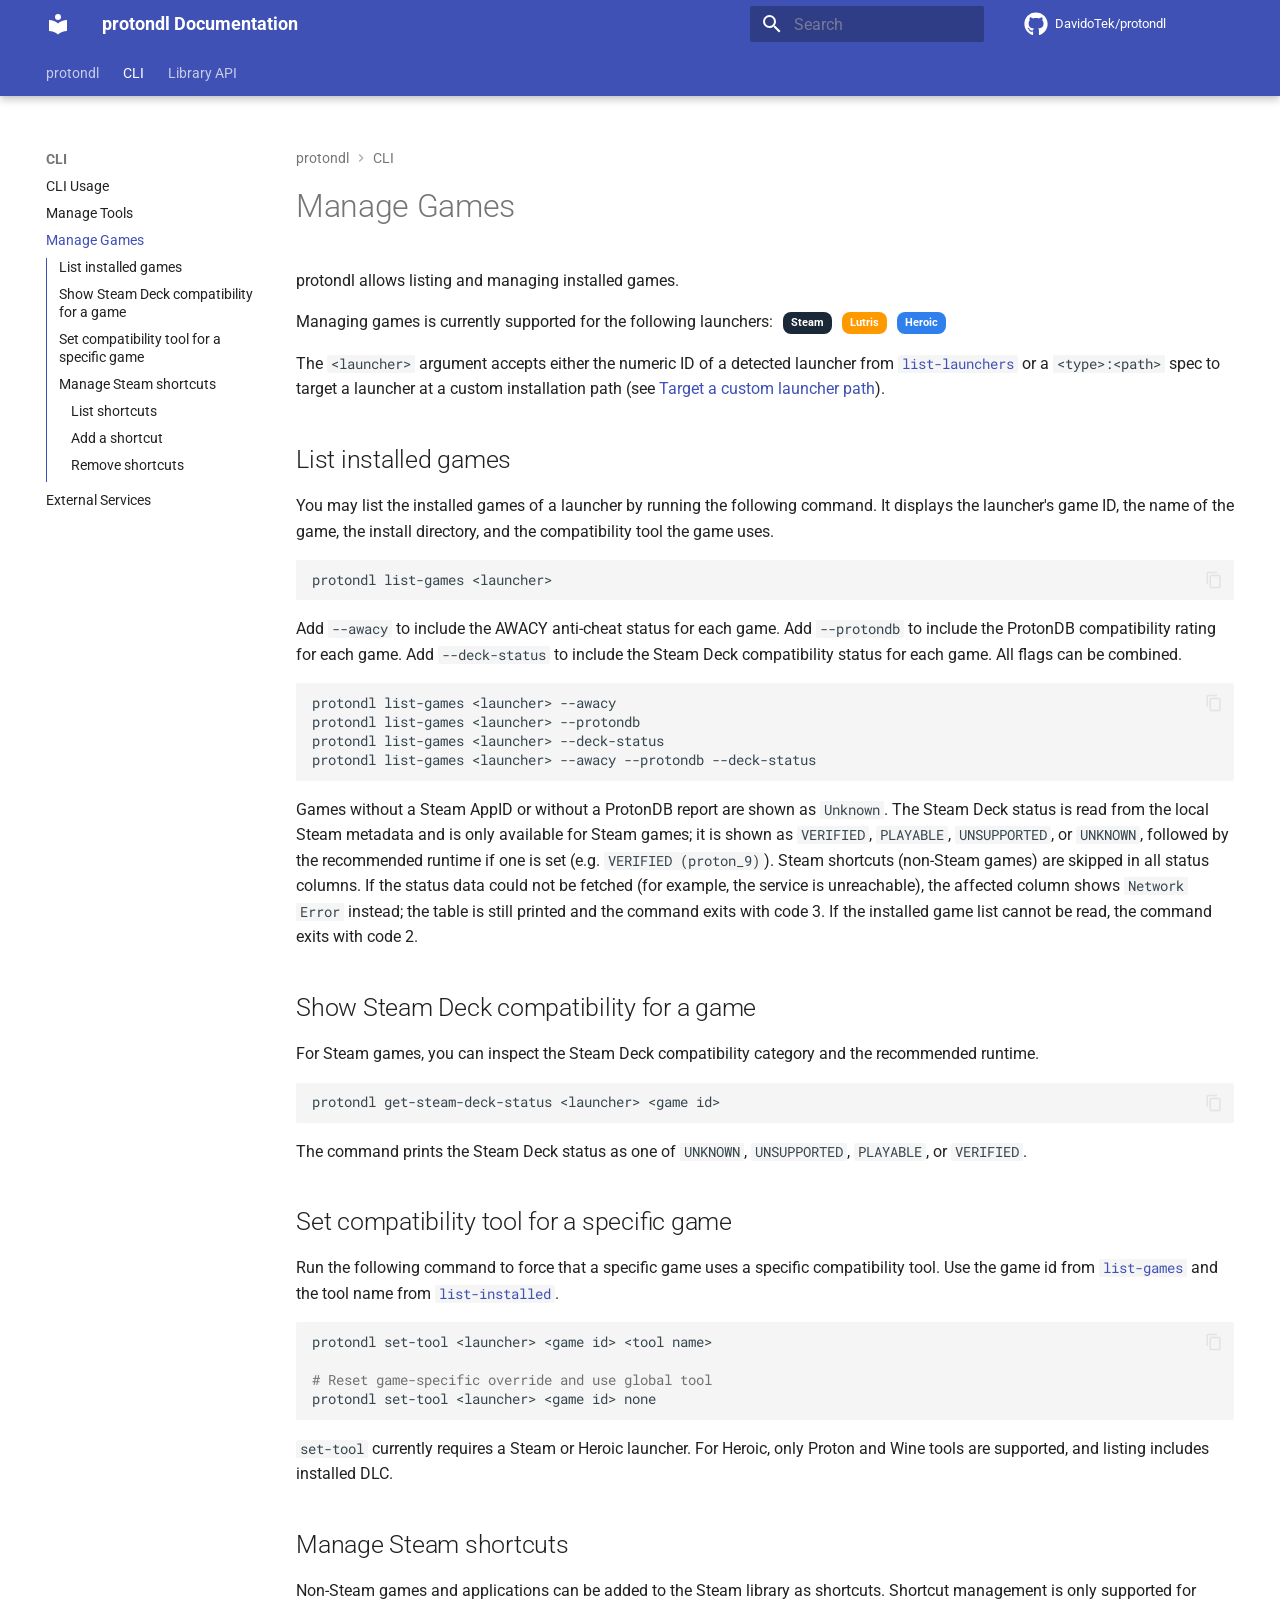
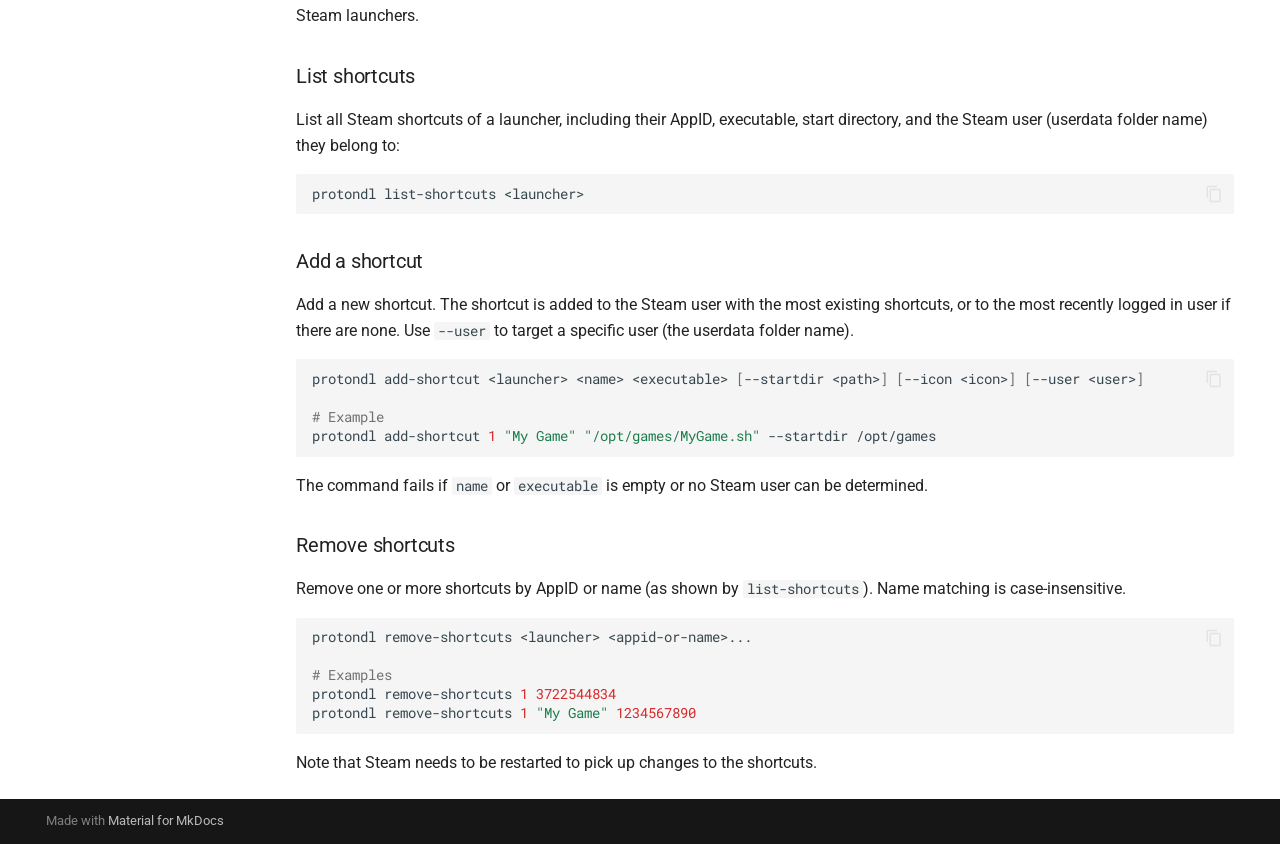
<file: CLI/20_manage_games/index.html>
<!doctype html>
<html lang="en" class="no-js">
  <head>
    
      <meta charset="utf-8">
      <meta name="viewport" content="width=device-width,initial-scale=1">
      
        <meta name="description" content="Documentation of the protondl library.
Modern, headless, and async-first Python library and CLI for managing Steam & Linux gaming compatibility tools.
">
      
      
      
        <link rel="canonical" href="https://davidotek.github.io/protondl/CLI/20_manage_games/">
      
      
        <link rel="prev" href="../10_manage_tools/">
      
      
        <link rel="next" href="../40_external_services/">
      
      
        
      
      
      <link rel="icon" href="../../assets/images/favicon.png">
      <meta name="generator" content="mkdocs-1.6.1, mkdocs-material-9.8.1">
    
    
      
        <title>Manage Games - protondl Documentation</title>
      
    
    
      <link rel="stylesheet" href="../../assets/stylesheets/main.57a0d79d.min.css">
      
      


    
    
      
    
    
      
        
        
        
        <link rel="stylesheet" href="../../assets/external/fonts.googleapis.com/css.49ea35f2.css">
        <style>:root{--md-text-font:"Roboto";--md-code-font:"Roboto Mono"}</style>
      
    
    
      <link rel="stylesheet" href="../../stylesheets/launcher_badges.css">
    
    <script>__md_scope=new URL("../..",location),__md_hash=e=>[...e].reduce(((e,_)=>(e<<5)-e+_.charCodeAt(0)),0),__md_get=(e,_=localStorage,t=__md_scope)=>JSON.parse(_.getItem(t.pathname+"."+e)),__md_set=(e,_,t=localStorage,a=__md_scope)=>{try{t.setItem(a.pathname+"."+e,JSON.stringify(_))}catch(e){}}</script>
    
      

    
    
  </head>
  
  
    <body dir="ltr">
  
    
    <input class="md-toggle" data-md-toggle="drawer" type="checkbox" id="__drawer" autocomplete="off">
    <input class="md-toggle" data-md-toggle="search" type="checkbox" id="__search" autocomplete="off">
    <label class="md-overlay" for="__drawer"></label>
    <div data-md-component="skip">
      
        
        <a href="#manage-games" class="md-skip">
          Skip to content
        </a>
      
    </div>
    <div data-md-component="announce">
      
    </div>
    
    
      

  

<header class="md-header md-header--shadow md-header--lifted" data-md-component="header">
  <nav class="md-header__inner md-grid" aria-label="Header">
    <a href="../.." title="protondl Documentation" class="md-header__button md-logo" aria-label="protondl Documentation" data-md-component="logo">
      
  
  <svg xmlns="http://www.w3.org/2000/svg" viewBox="0 0 24 24"><path d="M12 8a3 3 0 0 0 3-3 3 3 0 0 0-3-3 3 3 0 0 0-3 3 3 3 0 0 0 3 3m0 3.54C9.64 9.35 6.5 8 3 8v11c3.5 0 6.64 1.35 9 3.54 2.36-2.19 5.5-3.54 9-3.54V8c-3.5 0-6.64 1.35-9 3.54"/></svg>

    </a>
    <label class="md-header__button md-icon" for="__drawer">
      
      <svg xmlns="http://www.w3.org/2000/svg" viewBox="0 0 24 24"><path d="M3 6h18v2H3zm0 5h18v2H3zm0 5h18v2H3z"/></svg>
    </label>
    <div class="md-header__title" data-md-component="header-title">
      <div class="md-header__ellipsis">
        <div class="md-header__topic">
          <span class="md-ellipsis">
            protondl Documentation
          </span>
        </div>
        <div class="md-header__topic" data-md-component="header-topic">
          <span class="md-ellipsis">
            
              Manage Games
            
          </span>
        </div>
      </div>
    </div>
    
    
      <script>var palette=__md_get("__palette");if(palette&&palette.color){if("(prefers-color-scheme)"===palette.color.media){var media=matchMedia("(prefers-color-scheme: light)"),input=document.querySelector(media.matches?"[data-md-color-media='(prefers-color-scheme: light)']":"[data-md-color-media='(prefers-color-scheme: dark)']");palette.color.media=input.getAttribute("data-md-color-media"),palette.color.scheme=input.getAttribute("data-md-color-scheme"),palette.color.primary=input.getAttribute("data-md-color-primary"),palette.color.accent=input.getAttribute("data-md-color-accent")}for(var[key,value]of Object.entries(palette.color))document.body.setAttribute("data-md-color-"+key,value)}</script>
    
    
    
      
      
        <label class="md-header__button md-icon" for="__search">
          
          <svg xmlns="http://www.w3.org/2000/svg" viewBox="0 0 24 24"><path d="M9.5 3A6.5 6.5 0 0 1 16 9.5c0 1.61-.59 3.09-1.56 4.23l.27.27h.79l5 5-1.5 1.5-5-5v-.79l-.27-.27A6.52 6.52 0 0 1 9.5 16 6.5 6.5 0 0 1 3 9.5 6.5 6.5 0 0 1 9.5 3m0 2C7 5 5 7 5 9.5S7 14 9.5 14 14 12 14 9.5 12 5 9.5 5"/></svg>
        </label>
        <div class="md-search" data-md-component="search" role="dialog">
  <label class="md-search__overlay" for="__search"></label>
  <div class="md-search__inner" role="search">
    <form class="md-search__form" name="search">
      <input type="text" class="md-search__input" name="query" aria-label="Search" placeholder="Search" autocapitalize="off" autocorrect="off" autocomplete="off" spellcheck="false" data-md-component="search-query" required>
      <label class="md-search__icon md-icon" for="__search">
        
        <svg xmlns="http://www.w3.org/2000/svg" viewBox="0 0 24 24"><path d="M9.5 3A6.5 6.5 0 0 1 16 9.5c0 1.61-.59 3.09-1.56 4.23l.27.27h.79l5 5-1.5 1.5-5-5v-.79l-.27-.27A6.52 6.52 0 0 1 9.5 16 6.5 6.5 0 0 1 3 9.5 6.5 6.5 0 0 1 9.5 3m0 2C7 5 5 7 5 9.5S7 14 9.5 14 14 12 14 9.5 12 5 9.5 5"/></svg>
        
        <svg xmlns="http://www.w3.org/2000/svg" viewBox="0 0 24 24"><path d="M20 11v2H8l5.5 5.5-1.42 1.42L4.16 12l7.92-7.92L13.5 5.5 8 11z"/></svg>
      </label>
      <nav class="md-search__options" aria-label="Search">
        
        <button type="reset" class="md-search__icon md-icon" title="Clear" aria-label="Clear" tabindex="-1">
          
          <svg xmlns="http://www.w3.org/2000/svg" viewBox="0 0 24 24"><path d="M19 6.41 17.59 5 12 10.59 6.41 5 5 6.41 10.59 12 5 17.59 6.41 19 12 13.41 17.59 19 19 17.59 13.41 12z"/></svg>
        </button>
      </nav>
      
    </form>
    <div class="md-search__output">
      <div class="md-search__scrollwrap" tabindex="0" data-md-scrollfix>
        <div class="md-search-result" data-md-component="search-result">
          <div class="md-search-result__meta">
            Initializing search
          </div>
          <ol class="md-search-result__list" role="presentation"></ol>
        </div>
      </div>
    </div>
  </div>
</div>
      
    
    
      <div class="md-header__source">
        <a href="https://github.com/DavidoTek/protondl" title="Go to repository" class="md-source" data-md-component="source">
  <div class="md-source__icon md-icon">
    
    <svg xmlns="http://www.w3.org/2000/svg" viewBox="0 0 512 512"><!--! Font Awesome Free 7.1.0 by @fontawesome - https://fontawesome.com License - https://fontawesome.com/license/free (Icons: CC BY 4.0, Fonts: SIL OFL 1.1, Code: MIT License) Copyright 2025 Fonticons, Inc.--><path d="M173.9 397.4c0 2-2.3 3.6-5.2 3.6-3.3.3-5.6-1.3-5.6-3.6 0-2 2.3-3.6 5.2-3.6 3-.3 5.6 1.3 5.6 3.6m-31.1-4.5c-.7 2 1.3 4.3 4.3 4.9 2.6 1 5.6 0 6.2-2s-1.3-4.3-4.3-5.2c-2.6-.7-5.5.3-6.2 2.3m44.2-1.7c-2.9.7-4.9 2.6-4.6 4.9.3 2 2.9 3.3 5.9 2.6 2.9-.7 4.9-2.6 4.6-4.6-.3-1.9-3-3.2-5.9-2.9M252.8 8C114.1 8 8 113.3 8 252c0 110.9 69.8 205.8 169.5 239.2 12.8 2.3 17.3-5.6 17.3-12.1 0-6.2-.3-40.4-.3-61.4 0 0-70 15-84.7-29.8 0 0-11.4-29.1-27.8-36.6 0 0-22.9-15.7 1.6-15.4 0 0 24.9 2 38.6 25.8 21.9 38.6 58.6 27.5 72.9 20.9 2.3-16 8.8-27.1 16-33.7-55.9-6.2-112.3-14.3-112.3-110.5 0-27.5 7.6-41.3 23.6-58.9-2.6-6.5-11.1-33.3 2.6-67.9 20.9-6.5 69 27 69 27 20-5.6 41.5-8.5 62.8-8.5s42.8 2.9 62.8 8.5c0 0 48.1-33.6 69-27 13.7 34.7 5.2 61.4 2.6 67.9 16 17.7 25.8 31.5 25.8 58.9 0 96.5-58.9 104.2-114.8 110.5 9.2 7.9 17 22.9 17 46.4 0 33.7-.3 75.4-.3 83.6 0 6.5 4.6 14.4 17.3 12.1C436.2 457.8 504 362.9 504 252 504 113.3 391.5 8 252.8 8M105.2 352.9c-1.3 1-1 3.3.7 5.2 1.6 1.6 3.9 2.3 5.2 1 1.3-1 1-3.3-.7-5.2-1.6-1.6-3.9-2.3-5.2-1m-10.8-8.1c-.7 1.3.3 2.9 2.3 3.9 1.6 1 3.6.7 4.3-.7.7-1.3-.3-2.9-2.3-3.9-2-.6-3.6-.3-4.3.7m32.4 35.6c-1.6 1.3-1 4.3 1.3 6.2 2.3 2.3 5.2 2.6 6.5 1 1.3-1.3.7-4.3-1.3-6.2-2.2-2.3-5.2-2.6-6.5-1m-11.4-14.7c-1.6 1-1.6 3.6 0 5.9s4.3 3.3 5.6 2.3c1.6-1.3 1.6-3.9 0-6.2-1.4-2.3-4-3.3-5.6-2"/></svg>
  </div>
  <div class="md-source__repository">
    DavidoTek/protondl
  </div>
</a>
      </div>
    
  </nav>
  
    
      
<nav class="md-tabs" aria-label="Tabs" data-md-component="tabs">
  <div class="md-grid">
    <ul class="md-tabs__list">
      
        
  
  
  
  
    <li class="md-tabs__item">
      <a href="../.." class="md-tabs__link">
        
  
  
    
  
  protondl

      </a>
    </li>
  

      
        
  
  
  
    
  
  
    
    
      <li class="md-tabs__item md-tabs__item--active">
        <a href="../" class="md-tabs__link">
          
  
  
  CLI

        </a>
      </li>
    
  

      
        
  
  
  
  
    
    
      <li class="md-tabs__item">
        <a href="../../Library_API/" class="md-tabs__link">
          
  
  
  Library API

        </a>
      </li>
    
  

      
    </ul>
  </div>
</nav>
    
  
</header>
    
    <div class="md-container" data-md-component="container">
      
      
        
      
      <main class="md-main" data-md-component="main">
        <div class="md-main__inner md-grid">
          
            
              
              <div class="md-sidebar md-sidebar--primary" data-md-component="sidebar" data-md-type="navigation" >
                <div class="md-sidebar__scrollwrap">
                  <div class="md-sidebar__inner">
                    


  


  

<nav class="md-nav md-nav--primary md-nav--lifted md-nav--integrated" aria-label="Navigation" data-md-level="0">
  <label class="md-nav__title" for="__drawer">
    <a href="../.." title="protondl Documentation" class="md-nav__button md-logo" aria-label="protondl Documentation" data-md-component="logo">
      
  
  <svg xmlns="http://www.w3.org/2000/svg" viewBox="0 0 24 24"><path d="M12 8a3 3 0 0 0 3-3 3 3 0 0 0-3-3 3 3 0 0 0-3 3 3 3 0 0 0 3 3m0 3.54C9.64 9.35 6.5 8 3 8v11c3.5 0 6.64 1.35 9 3.54 2.36-2.19 5.5-3.54 9-3.54V8c-3.5 0-6.64 1.35-9 3.54"/></svg>

    </a>
    protondl Documentation
  </label>
  
    <div class="md-nav__source">
      <a href="https://github.com/DavidoTek/protondl" title="Go to repository" class="md-source" data-md-component="source">
  <div class="md-source__icon md-icon">
    
    <svg xmlns="http://www.w3.org/2000/svg" viewBox="0 0 512 512"><!--! Font Awesome Free 7.1.0 by @fontawesome - https://fontawesome.com License - https://fontawesome.com/license/free (Icons: CC BY 4.0, Fonts: SIL OFL 1.1, Code: MIT License) Copyright 2025 Fonticons, Inc.--><path d="M173.9 397.4c0 2-2.3 3.6-5.2 3.6-3.3.3-5.6-1.3-5.6-3.6 0-2 2.3-3.6 5.2-3.6 3-.3 5.6 1.3 5.6 3.6m-31.1-4.5c-.7 2 1.3 4.3 4.3 4.9 2.6 1 5.6 0 6.2-2s-1.3-4.3-4.3-5.2c-2.6-.7-5.5.3-6.2 2.3m44.2-1.7c-2.9.7-4.9 2.6-4.6 4.9.3 2 2.9 3.3 5.9 2.6 2.9-.7 4.9-2.6 4.6-4.6-.3-1.9-3-3.2-5.9-2.9M252.8 8C114.1 8 8 113.3 8 252c0 110.9 69.8 205.8 169.5 239.2 12.8 2.3 17.3-5.6 17.3-12.1 0-6.2-.3-40.4-.3-61.4 0 0-70 15-84.7-29.8 0 0-11.4-29.1-27.8-36.6 0 0-22.9-15.7 1.6-15.4 0 0 24.9 2 38.6 25.8 21.9 38.6 58.6 27.5 72.9 20.9 2.3-16 8.8-27.1 16-33.7-55.9-6.2-112.3-14.3-112.3-110.5 0-27.5 7.6-41.3 23.6-58.9-2.6-6.5-11.1-33.3 2.6-67.9 20.9-6.5 69 27 69 27 20-5.6 41.5-8.5 62.8-8.5s42.8 2.9 62.8 8.5c0 0 48.1-33.6 69-27 13.7 34.7 5.2 61.4 2.6 67.9 16 17.7 25.8 31.5 25.8 58.9 0 96.5-58.9 104.2-114.8 110.5 9.2 7.9 17 22.9 17 46.4 0 33.7-.3 75.4-.3 83.6 0 6.5 4.6 14.4 17.3 12.1C436.2 457.8 504 362.9 504 252 504 113.3 391.5 8 252.8 8M105.2 352.9c-1.3 1-1 3.3.7 5.2 1.6 1.6 3.9 2.3 5.2 1 1.3-1 1-3.3-.7-5.2-1.6-1.6-3.9-2.3-5.2-1m-10.8-8.1c-.7 1.3.3 2.9 2.3 3.9 1.6 1 3.6.7 4.3-.7.7-1.3-.3-2.9-2.3-3.9-2-.6-3.6-.3-4.3.7m32.4 35.6c-1.6 1.3-1 4.3 1.3 6.2 2.3 2.3 5.2 2.6 6.5 1 1.3-1.3.7-4.3-1.3-6.2-2.2-2.3-5.2-2.6-6.5-1m-11.4-14.7c-1.6 1-1.6 3.6 0 5.9s4.3 3.3 5.6 2.3c1.6-1.3 1.6-3.9 0-6.2-1.4-2.3-4-3.3-5.6-2"/></svg>
  </div>
  <div class="md-source__repository">
    DavidoTek/protondl
  </div>
</a>
    </div>
  
  <ul class="md-nav__list" data-md-scrollfix>
    
      
      
  
  
  
  
    <li class="md-nav__item">
      <a href="../.." class="md-nav__link">
        
  
  
  <span class="md-ellipsis">
    
  
    protondl
  

    
  </span>
  
  

      </a>
    </li>
  

    
      
      
  
  
    
  
  
  
    
    
    
    
      
        
        
      
      
        
      
    
    
    <li class="md-nav__item md-nav__item--active md-nav__item--section md-nav__item--nested">
      
        
        
        <input class="md-nav__toggle md-toggle " type="checkbox" id="__nav_2" checked>
        
          
          <label class="md-nav__link" for="__nav_2" id="__nav_2_label" tabindex="">
            
  
  
  <span class="md-ellipsis">
    
  
    CLI
  

    
  </span>
  
  

            <span class="md-nav__icon md-icon"></span>
          </label>
        
        <nav class="md-nav" data-md-level="1" aria-labelledby="__nav_2_label" aria-expanded="true">
          <label class="md-nav__title" for="__nav_2">
            <span class="md-nav__icon md-icon"></span>
            
  
    CLI
  

          </label>
          <ul class="md-nav__list" data-md-scrollfix>
            
              
                
  
  
  
  
    <li class="md-nav__item">
      <a href="../" class="md-nav__link">
        
  
  
  <span class="md-ellipsis">
    
  
    CLI Usage
  

    
  </span>
  
  

      </a>
    </li>
  

              
            
              
                
  
  
  
  
    <li class="md-nav__item">
      <a href="../10_manage_tools/" class="md-nav__link">
        
  
  
  <span class="md-ellipsis">
    
  
    Manage Tools
  

    
  </span>
  
  

      </a>
    </li>
  

              
            
              
                
  
  
    
  
  
  
    <li class="md-nav__item md-nav__item--active">
      
      <input class="md-nav__toggle md-toggle" type="checkbox" id="__toc">
      
      
        
      
      
        <label class="md-nav__link md-nav__link--active" for="__toc">
          
  
  
  <span class="md-ellipsis">
    
  
    Manage Games
  

    
  </span>
  
  

          <span class="md-nav__icon md-icon"></span>
        </label>
      
      <a href="./" class="md-nav__link md-nav__link--active">
        
  
  
  <span class="md-ellipsis">
    
  
    Manage Games
  

    
  </span>
  
  

      </a>
      
        

<nav class="md-nav md-nav--secondary" aria-label="Table of contents">
  
  
  
    
  
  
    <label class="md-nav__title" for="__toc">
      <span class="md-nav__icon md-icon"></span>
      Table of contents
    </label>
    <ul class="md-nav__list" data-md-component="toc" data-md-scrollfix>
      
        <li class="md-nav__item">
  <a href="#list-installed-games" class="md-nav__link">
    <span class="md-ellipsis">
      
        List installed games
      
    </span>
  </a>
  
</li>
      
        <li class="md-nav__item">
  <a href="#show-steam-deck-compatibility-for-a-game" class="md-nav__link">
    <span class="md-ellipsis">
      
        Show Steam Deck compatibility for a game
      
    </span>
  </a>
  
</li>
      
        <li class="md-nav__item">
  <a href="#set-compatibility-tool-for-a-specific-game" class="md-nav__link">
    <span class="md-ellipsis">
      
        Set compatibility tool for a specific game
      
    </span>
  </a>
  
</li>
      
        <li class="md-nav__item">
  <a href="#manage-steam-shortcuts" class="md-nav__link">
    <span class="md-ellipsis">
      
        Manage Steam shortcuts
      
    </span>
  </a>
  
    <nav class="md-nav" aria-label="Manage Steam shortcuts">
      <ul class="md-nav__list">
        
          <li class="md-nav__item">
  <a href="#list-shortcuts" class="md-nav__link">
    <span class="md-ellipsis">
      
        List shortcuts
      
    </span>
  </a>
  
</li>
        
          <li class="md-nav__item">
  <a href="#add-a-shortcut" class="md-nav__link">
    <span class="md-ellipsis">
      
        Add a shortcut
      
    </span>
  </a>
  
</li>
        
          <li class="md-nav__item">
  <a href="#remove-shortcuts" class="md-nav__link">
    <span class="md-ellipsis">
      
        Remove shortcuts
      
    </span>
  </a>
  
</li>
        
      </ul>
    </nav>
  
</li>
      
    </ul>
  
</nav>
      
    </li>
  

              
            
              
                
  
  
  
  
    <li class="md-nav__item">
      <a href="../40_external_services/" class="md-nav__link">
        
  
  
  <span class="md-ellipsis">
    
  
    External Services
  

    
  </span>
  
  

      </a>
    </li>
  

              
            
          </ul>
        </nav>
      
    </li>
  

    
      
      
  
  
  
  
    
    
    
    
      
      
        
      
    
    
    <li class="md-nav__item md-nav__item--nested">
      
        
        
        <input class="md-nav__toggle md-toggle " type="checkbox" id="__nav_3" >
        
          
          <label class="md-nav__link" for="__nav_3" id="__nav_3_label" tabindex="0">
            
  
  
  <span class="md-ellipsis">
    
  
    Library API
  

    
  </span>
  
  

            <span class="md-nav__icon md-icon"></span>
          </label>
        
        <nav class="md-nav" data-md-level="1" aria-labelledby="__nav_3_label" aria-expanded="false">
          <label class="md-nav__title" for="__nav_3">
            <span class="md-nav__icon md-icon"></span>
            
  
    Library API
  

          </label>
          <ul class="md-nav__list" data-md-scrollfix>
            
              
                
  
  
  
  
    <li class="md-nav__item">
      <a href="../../Library_API/" class="md-nav__link">
        
  
  
  <span class="md-ellipsis">
    
  
    Library Usage
  

    
  </span>
  
  

      </a>
    </li>
  

              
            
              
                
  
  
  
  
    <li class="md-nav__item">
      <a href="../../Library_API/10_launcher_api/" class="md-nav__link">
        
  
  
  <span class="md-ellipsis">
    
  
    Launchers (Library)
  

    
  </span>
  
  

      </a>
    </li>
  

              
            
              
                
  
  
  
  
    <li class="md-nav__item">
      <a href="../../Library_API/20_manage_tools_api/" class="md-nav__link">
        
  
  
  <span class="md-ellipsis">
    
  
    Manage Compatibility Tools (Library)
  

    
  </span>
  
  

      </a>
    </li>
  

              
            
              
                
  
  
  
  
    <li class="md-nav__item">
      <a href="../../Library_API/30_manage_games_api/" class="md-nav__link">
        
  
  
  <span class="md-ellipsis">
    
  
    Manage Games (Library)
  

    
  </span>
  
  

      </a>
    </li>
  

              
            
              
                
  
  
  
  
    <li class="md-nav__item">
      <a href="../../Library_API/40_external_services_api/" class="md-nav__link">
        
  
  
  <span class="md-ellipsis">
    
  
    External Services (Library)
  

    
  </span>
  
  

      </a>
    </li>
  

              
            
              
                
  
  
  
  
    <li class="md-nav__item">
      <a href="../../Library_API/50_errors/" class="md-nav__link">
        
  
  
  <span class="md-ellipsis">
    
  
    Errors
  

    
  </span>
  
  

      </a>
    </li>
  

              
            
          </ul>
        </nav>
      
    </li>
  

    
  </ul>
</nav>
                  </div>
                </div>
              </div>
            
            
          
          
            <div class="md-content" data-md-component="content">
              
                



  


  <nav class="md-path" aria-label="Navigation" >
    <ol class="md-path__list">
      
        
  
  
    <li class="md-path__item">
      <a href="../.." class="md-path__link">
        
  <span class="md-ellipsis">
    protondl
  </span>

      </a>
    </li>
  

      
      
        
  
  
    
    
      <li class="md-path__item">
        <a href="../" class="md-path__link">
          
  <span class="md-ellipsis">
    CLI
  </span>

        </a>
      </li>
    
  

      
    </ol>
  </nav>

              
              <article class="md-content__inner md-typeset">
                
                  


  
  


<h1 id="manage-games">Manage Games</h1>
<p>protondl allows listing and managing installed games.</p>
<p>Managing games is currently supported for the following launchers: <span class="badge steam">Steam</span> <span class="badge lutris">Lutris</span> <span class="badge heroic">Heroic</span></p>
<p>The <code>&lt;launcher&gt;</code> argument accepts either the numeric ID of a detected launcher from
<a href="../#list-installed-launchers"><code>list-launchers</code></a> or a <code>&lt;type&gt;:&lt;path&gt;</code> spec to target a launcher
at a custom installation path (see <a href="../#target-a-custom-launcher-path">Target a custom launcher path</a>).</p>
<h2 id="list-installed-games">List installed games</h2>
<p>You may list the installed games of a launcher by running the following command.
It displays the launcher's game ID, the name of the game, the install directory, and the compatibility tool the game uses.</p>
<div class="language-bash highlight"><pre><span></span><code><span id="__span-0-1"><a id="__codelineno-0-1" name="__codelineno-0-1" href="#__codelineno-0-1"></a>protondl<span class="w"> </span>list-games<span class="w"> </span>&lt;launcher&gt;
</span></code></pre></div>
<p>Add <code>--awacy</code> to include the AWACY anti-cheat status for each game.
Add <code>--protondb</code> to include the ProtonDB compatibility rating for each game.
Add <code>--deck-status</code> to include the Steam Deck compatibility status for each game.
All flags can be combined.</p>
<div class="language-bash highlight"><pre><span></span><code><span id="__span-1-1"><a id="__codelineno-1-1" name="__codelineno-1-1" href="#__codelineno-1-1"></a>protondl<span class="w"> </span>list-games<span class="w"> </span>&lt;launcher&gt;<span class="w"> </span>--awacy
</span><span id="__span-1-2"><a id="__codelineno-1-2" name="__codelineno-1-2" href="#__codelineno-1-2"></a>protondl<span class="w"> </span>list-games<span class="w"> </span>&lt;launcher&gt;<span class="w"> </span>--protondb
</span><span id="__span-1-3"><a id="__codelineno-1-3" name="__codelineno-1-3" href="#__codelineno-1-3"></a>protondl<span class="w"> </span>list-games<span class="w"> </span>&lt;launcher&gt;<span class="w"> </span>--deck-status
</span><span id="__span-1-4"><a id="__codelineno-1-4" name="__codelineno-1-4" href="#__codelineno-1-4"></a>protondl<span class="w"> </span>list-games<span class="w"> </span>&lt;launcher&gt;<span class="w"> </span>--awacy<span class="w"> </span>--protondb<span class="w"> </span>--deck-status
</span></code></pre></div>
<p>Games without a Steam AppID or without a ProtonDB report are shown as <code>Unknown</code>.
The Steam Deck status is read from the local Steam metadata and is only available
for Steam games; it is shown as <code>VERIFIED</code>, <code>PLAYABLE</code>, <code>UNSUPPORTED</code>, or <code>UNKNOWN</code>,
followed by the recommended runtime if one is set (e.g. <code>VERIFIED (proton_9)</code>).
Steam shortcuts (non-Steam games) are skipped in all status columns. If the status data
could not be fetched (for example, the service is unreachable), the affected column
shows <code>Network Error</code> instead; the table is still printed and the command exits with
code 3. If the installed game list cannot be read, the command exits with code 2.</p>
<h2 id="show-steam-deck-compatibility-for-a-game">Show Steam Deck compatibility for a game</h2>
<p>For Steam games, you can inspect the Steam Deck compatibility category and the recommended runtime.</p>
<div class="language-bash highlight"><pre><span></span><code><span id="__span-2-1"><a id="__codelineno-2-1" name="__codelineno-2-1" href="#__codelineno-2-1"></a>protondl<span class="w"> </span>get-steam-deck-status<span class="w"> </span>&lt;launcher&gt;<span class="w"> </span>&lt;game<span class="w"> </span>id&gt;
</span></code></pre></div>
<p>The command prints the Steam Deck status as one of <code>UNKNOWN</code>, <code>UNSUPPORTED</code>, <code>PLAYABLE</code>, or <code>VERIFIED</code>.</p>
<h2 id="set-compatibility-tool-for-a-specific-game">Set compatibility tool for a specific game</h2>
<p>Run the following command to force that a specific game uses a specific compatibility tool.
Use the game id from <a href="#list-installed-games"><code>list-games</code></a> and the tool name from <a href="../10_manage_tools/#list-installed-compatibility-tools"><code>list-installed</code></a>.</p>
<div class="language-bash highlight"><pre><span></span><code><span id="__span-3-1"><a id="__codelineno-3-1" name="__codelineno-3-1" href="#__codelineno-3-1"></a>protondl<span class="w"> </span>set-tool<span class="w"> </span>&lt;launcher&gt;<span class="w"> </span>&lt;game<span class="w"> </span>id&gt;<span class="w"> </span>&lt;tool<span class="w"> </span>name&gt;
</span><span id="__span-3-2"><a id="__codelineno-3-2" name="__codelineno-3-2" href="#__codelineno-3-2"></a>
</span><span id="__span-3-3"><a id="__codelineno-3-3" name="__codelineno-3-3" href="#__codelineno-3-3"></a><span class="c1"># Reset game-specific override and use global tool</span>
</span><span id="__span-3-4"><a id="__codelineno-3-4" name="__codelineno-3-4" href="#__codelineno-3-4"></a>protondl<span class="w"> </span>set-tool<span class="w"> </span>&lt;launcher&gt;<span class="w"> </span>&lt;game<span class="w"> </span>id&gt;<span class="w"> </span>none
</span></code></pre></div>
<p><code>set-tool</code> currently requires a Steam or Heroic launcher. For Heroic, only Proton and Wine tools are supported, and listing includes installed DLC.</p>
<h2 id="manage-steam-shortcuts">Manage Steam shortcuts</h2>
<p>Non-Steam games and applications can be added to the Steam library as shortcuts. Shortcut
management is only supported for Steam launchers.</p>
<h3 id="list-shortcuts">List shortcuts</h3>
<p>List all Steam shortcuts of a launcher, including their AppID, executable, start directory,
and the Steam user (userdata folder name) they belong to:</p>
<div class="language-bash highlight"><pre><span></span><code><span id="__span-4-1"><a id="__codelineno-4-1" name="__codelineno-4-1" href="#__codelineno-4-1"></a>protondl<span class="w"> </span>list-shortcuts<span class="w"> </span>&lt;launcher&gt;
</span></code></pre></div>
<h3 id="add-a-shortcut">Add a shortcut</h3>
<p>Add a new shortcut. The shortcut is added to the Steam user with the most existing shortcuts,
or to the most recently logged in user if there are none. Use <code>--user</code> to target a specific
user (the userdata folder name).</p>
<div class="language-bash highlight"><pre><span></span><code><span id="__span-5-1"><a id="__codelineno-5-1" name="__codelineno-5-1" href="#__codelineno-5-1"></a>protondl<span class="w"> </span>add-shortcut<span class="w"> </span>&lt;launcher&gt;<span class="w"> </span>&lt;name&gt;<span class="w"> </span>&lt;executable&gt;<span class="w"> </span><span class="o">[</span>--startdir<span class="w"> </span>&lt;path&gt;<span class="o">]</span><span class="w"> </span><span class="o">[</span>--icon<span class="w"> </span>&lt;icon&gt;<span class="o">]</span><span class="w"> </span><span class="o">[</span>--user<span class="w"> </span>&lt;user&gt;<span class="o">]</span>
</span><span id="__span-5-2"><a id="__codelineno-5-2" name="__codelineno-5-2" href="#__codelineno-5-2"></a>
</span><span id="__span-5-3"><a id="__codelineno-5-3" name="__codelineno-5-3" href="#__codelineno-5-3"></a><span class="c1"># Example</span>
</span><span id="__span-5-4"><a id="__codelineno-5-4" name="__codelineno-5-4" href="#__codelineno-5-4"></a>protondl<span class="w"> </span>add-shortcut<span class="w"> </span><span class="m">1</span><span class="w"> </span><span class="s2">"My Game"</span><span class="w"> </span><span class="s2">"/opt/games/MyGame.sh"</span><span class="w"> </span>--startdir<span class="w"> </span>/opt/games
</span></code></pre></div>
<p>The command fails if <code>name</code> or <code>executable</code> is empty or no Steam user can be determined.</p>
<h3 id="remove-shortcuts">Remove shortcuts</h3>
<p>Remove one or more shortcuts by AppID or name (as shown by <code>list-shortcuts</code>). Name matching
is case-insensitive.</p>
<div class="language-bash highlight"><pre><span></span><code><span id="__span-6-1"><a id="__codelineno-6-1" name="__codelineno-6-1" href="#__codelineno-6-1"></a>protondl<span class="w"> </span>remove-shortcuts<span class="w"> </span>&lt;launcher&gt;<span class="w"> </span>&lt;appid-or-name&gt;...
</span><span id="__span-6-2"><a id="__codelineno-6-2" name="__codelineno-6-2" href="#__codelineno-6-2"></a>
</span><span id="__span-6-3"><a id="__codelineno-6-3" name="__codelineno-6-3" href="#__codelineno-6-3"></a><span class="c1"># Examples</span>
</span><span id="__span-6-4"><a id="__codelineno-6-4" name="__codelineno-6-4" href="#__codelineno-6-4"></a>protondl<span class="w"> </span>remove-shortcuts<span class="w"> </span><span class="m">1</span><span class="w"> </span><span class="m">3722544834</span>
</span><span id="__span-6-5"><a id="__codelineno-6-5" name="__codelineno-6-5" href="#__codelineno-6-5"></a>protondl<span class="w"> </span>remove-shortcuts<span class="w"> </span><span class="m">1</span><span class="w"> </span><span class="s2">"My Game"</span><span class="w"> </span><span class="m">1234567890</span>
</span></code></pre></div>
<p>Note that Steam needs to be restarted to pick up changes to the shortcuts.</p>












                
              </article>
            </div>
          
          
<script>var target=document.getElementById(location.hash.slice(1));target&&target.name&&(target.checked=target.name.startsWith("__tabbed_"))</script>
        </div>
        
      </main>
      
        <footer class="md-footer">
  
  <div class="md-footer-meta md-typeset">
    <div class="md-footer-meta__inner md-grid">
      <div class="md-copyright">
  
  
    Made with
    <a href="https://squidfunk.github.io/mkdocs-material/" target="_blank" rel="noopener">
      Material for MkDocs
    </a>
  
</div>
      
    </div>
  </div>
</footer>
      
    </div>
    <div class="md-dialog" data-md-component="dialog">
      <div class="md-dialog__inner md-typeset"></div>
    </div>
    
    
    
      
      
      <script id="__config" type="application/json">{"annotate": null, "base": "../..", "features": ["navigation.tabs", "navigation.tabs.sticky", "navigation.sections", "navigation.path", "navigation.instant", "navigation.instant.prefetch", "toc.follow", "toc.integrate", "content.code.copy"], "search": "../../assets/javascripts/workers/search.a7633da7.min.js", "tags": null, "translations": {"clipboard.copied": "Copied to clipboard", "clipboard.copy": "Copy to clipboard", "search.result.more.one": "1 more on this page", "search.result.more.other": "# more on this page", "search.result.none": "No matching documents", "search.result.one": "1 matching document", "search.result.other": "# matching documents", "search.result.placeholder": "Type to start searching", "search.result.term.missing": "Missing", "select.version": "Select version"}, "version": null}</script>
    
    
      <script src="../../assets/javascripts/bundle.a5f9d56c.min.js"></script>
      
    
  </body>
</html>
</file>
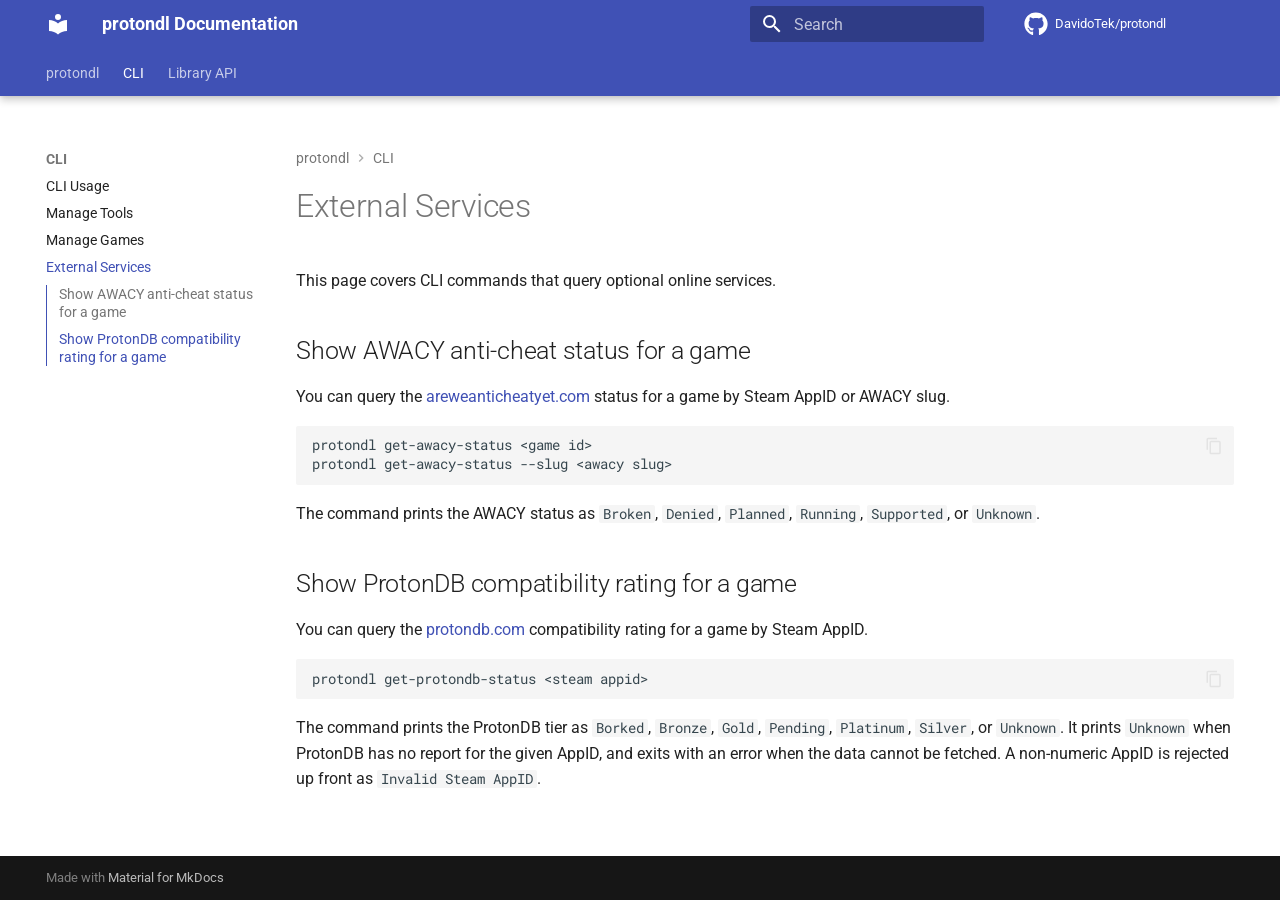
<file: CLI/40_external_services/index.html>
<!doctype html>
<html lang="en" class="no-js">
  <head>
    
      <meta charset="utf-8">
      <meta name="viewport" content="width=device-width,initial-scale=1">
      
        <meta name="description" content="Documentation of the protondl library.
Modern, headless, and async-first Python library and CLI for managing Steam & Linux gaming compatibility tools.
">
      
      
      
        <link rel="canonical" href="https://davidotek.github.io/protondl/CLI/40_external_services/">
      
      
        <link rel="prev" href="../20_manage_games/">
      
      
        <link rel="next" href="../../Library_API/">
      
      
        
      
      
      <link rel="icon" href="../../assets/images/favicon.png">
      <meta name="generator" content="mkdocs-1.6.1, mkdocs-material-9.8.1">
    
    
      
        <title>External Services - protondl Documentation</title>
      
    
    
      <link rel="stylesheet" href="../../assets/stylesheets/main.57a0d79d.min.css">
      
      


    
    
      
    
    
      
        
        
        
        <link rel="stylesheet" href="../../assets/external/fonts.googleapis.com/css.49ea35f2.css">
        <style>:root{--md-text-font:"Roboto";--md-code-font:"Roboto Mono"}</style>
      
    
    
      <link rel="stylesheet" href="../../stylesheets/launcher_badges.css">
    
    <script>__md_scope=new URL("../..",location),__md_hash=e=>[...e].reduce(((e,_)=>(e<<5)-e+_.charCodeAt(0)),0),__md_get=(e,_=localStorage,t=__md_scope)=>JSON.parse(_.getItem(t.pathname+"."+e)),__md_set=(e,_,t=localStorage,a=__md_scope)=>{try{t.setItem(a.pathname+"."+e,JSON.stringify(_))}catch(e){}}</script>
    
      

    
    
  </head>
  
  
    <body dir="ltr">
  
    
    <input class="md-toggle" data-md-toggle="drawer" type="checkbox" id="__drawer" autocomplete="off">
    <input class="md-toggle" data-md-toggle="search" type="checkbox" id="__search" autocomplete="off">
    <label class="md-overlay" for="__drawer"></label>
    <div data-md-component="skip">
      
        
        <a href="#external-services" class="md-skip">
          Skip to content
        </a>
      
    </div>
    <div data-md-component="announce">
      
    </div>
    
    
      

  

<header class="md-header md-header--shadow md-header--lifted" data-md-component="header">
  <nav class="md-header__inner md-grid" aria-label="Header">
    <a href="../.." title="protondl Documentation" class="md-header__button md-logo" aria-label="protondl Documentation" data-md-component="logo">
      
  
  <svg xmlns="http://www.w3.org/2000/svg" viewBox="0 0 24 24"><path d="M12 8a3 3 0 0 0 3-3 3 3 0 0 0-3-3 3 3 0 0 0-3 3 3 3 0 0 0 3 3m0 3.54C9.64 9.35 6.5 8 3 8v11c3.5 0 6.64 1.35 9 3.54 2.36-2.19 5.5-3.54 9-3.54V8c-3.5 0-6.64 1.35-9 3.54"/></svg>

    </a>
    <label class="md-header__button md-icon" for="__drawer">
      
      <svg xmlns="http://www.w3.org/2000/svg" viewBox="0 0 24 24"><path d="M3 6h18v2H3zm0 5h18v2H3zm0 5h18v2H3z"/></svg>
    </label>
    <div class="md-header__title" data-md-component="header-title">
      <div class="md-header__ellipsis">
        <div class="md-header__topic">
          <span class="md-ellipsis">
            protondl Documentation
          </span>
        </div>
        <div class="md-header__topic" data-md-component="header-topic">
          <span class="md-ellipsis">
            
              External Services
            
          </span>
        </div>
      </div>
    </div>
    
    
      <script>var palette=__md_get("__palette");if(palette&&palette.color){if("(prefers-color-scheme)"===palette.color.media){var media=matchMedia("(prefers-color-scheme: light)"),input=document.querySelector(media.matches?"[data-md-color-media='(prefers-color-scheme: light)']":"[data-md-color-media='(prefers-color-scheme: dark)']");palette.color.media=input.getAttribute("data-md-color-media"),palette.color.scheme=input.getAttribute("data-md-color-scheme"),palette.color.primary=input.getAttribute("data-md-color-primary"),palette.color.accent=input.getAttribute("data-md-color-accent")}for(var[key,value]of Object.entries(palette.color))document.body.setAttribute("data-md-color-"+key,value)}</script>
    
    
    
      
      
        <label class="md-header__button md-icon" for="__search">
          
          <svg xmlns="http://www.w3.org/2000/svg" viewBox="0 0 24 24"><path d="M9.5 3A6.5 6.5 0 0 1 16 9.5c0 1.61-.59 3.09-1.56 4.23l.27.27h.79l5 5-1.5 1.5-5-5v-.79l-.27-.27A6.52 6.52 0 0 1 9.5 16 6.5 6.5 0 0 1 3 9.5 6.5 6.5 0 0 1 9.5 3m0 2C7 5 5 7 5 9.5S7 14 9.5 14 14 12 14 9.5 12 5 9.5 5"/></svg>
        </label>
        <div class="md-search" data-md-component="search" role="dialog">
  <label class="md-search__overlay" for="__search"></label>
  <div class="md-search__inner" role="search">
    <form class="md-search__form" name="search">
      <input type="text" class="md-search__input" name="query" aria-label="Search" placeholder="Search" autocapitalize="off" autocorrect="off" autocomplete="off" spellcheck="false" data-md-component="search-query" required>
      <label class="md-search__icon md-icon" for="__search">
        
        <svg xmlns="http://www.w3.org/2000/svg" viewBox="0 0 24 24"><path d="M9.5 3A6.5 6.5 0 0 1 16 9.5c0 1.61-.59 3.09-1.56 4.23l.27.27h.79l5 5-1.5 1.5-5-5v-.79l-.27-.27A6.52 6.52 0 0 1 9.5 16 6.5 6.5 0 0 1 3 9.5 6.5 6.5 0 0 1 9.5 3m0 2C7 5 5 7 5 9.5S7 14 9.5 14 14 12 14 9.5 12 5 9.5 5"/></svg>
        
        <svg xmlns="http://www.w3.org/2000/svg" viewBox="0 0 24 24"><path d="M20 11v2H8l5.5 5.5-1.42 1.42L4.16 12l7.92-7.92L13.5 5.5 8 11z"/></svg>
      </label>
      <nav class="md-search__options" aria-label="Search">
        
        <button type="reset" class="md-search__icon md-icon" title="Clear" aria-label="Clear" tabindex="-1">
          
          <svg xmlns="http://www.w3.org/2000/svg" viewBox="0 0 24 24"><path d="M19 6.41 17.59 5 12 10.59 6.41 5 5 6.41 10.59 12 5 17.59 6.41 19 12 13.41 17.59 19 19 17.59 13.41 12z"/></svg>
        </button>
      </nav>
      
    </form>
    <div class="md-search__output">
      <div class="md-search__scrollwrap" tabindex="0" data-md-scrollfix>
        <div class="md-search-result" data-md-component="search-result">
          <div class="md-search-result__meta">
            Initializing search
          </div>
          <ol class="md-search-result__list" role="presentation"></ol>
        </div>
      </div>
    </div>
  </div>
</div>
      
    
    
      <div class="md-header__source">
        <a href="https://github.com/DavidoTek/protondl" title="Go to repository" class="md-source" data-md-component="source">
  <div class="md-source__icon md-icon">
    
    <svg xmlns="http://www.w3.org/2000/svg" viewBox="0 0 512 512"><!--! Font Awesome Free 7.1.0 by @fontawesome - https://fontawesome.com License - https://fontawesome.com/license/free (Icons: CC BY 4.0, Fonts: SIL OFL 1.1, Code: MIT License) Copyright 2025 Fonticons, Inc.--><path d="M173.9 397.4c0 2-2.3 3.6-5.2 3.6-3.3.3-5.6-1.3-5.6-3.6 0-2 2.3-3.6 5.2-3.6 3-.3 5.6 1.3 5.6 3.6m-31.1-4.5c-.7 2 1.3 4.3 4.3 4.9 2.6 1 5.6 0 6.2-2s-1.3-4.3-4.3-5.2c-2.6-.7-5.5.3-6.2 2.3m44.2-1.7c-2.9.7-4.9 2.6-4.6 4.9.3 2 2.9 3.3 5.9 2.6 2.9-.7 4.9-2.6 4.6-4.6-.3-1.9-3-3.2-5.9-2.9M252.8 8C114.1 8 8 113.3 8 252c0 110.9 69.8 205.8 169.5 239.2 12.8 2.3 17.3-5.6 17.3-12.1 0-6.2-.3-40.4-.3-61.4 0 0-70 15-84.7-29.8 0 0-11.4-29.1-27.8-36.6 0 0-22.9-15.7 1.6-15.4 0 0 24.9 2 38.6 25.8 21.9 38.6 58.6 27.5 72.9 20.9 2.3-16 8.8-27.1 16-33.7-55.9-6.2-112.3-14.3-112.3-110.5 0-27.5 7.6-41.3 23.6-58.9-2.6-6.5-11.1-33.3 2.6-67.9 20.9-6.5 69 27 69 27 20-5.6 41.5-8.5 62.8-8.5s42.8 2.9 62.8 8.5c0 0 48.1-33.6 69-27 13.7 34.7 5.2 61.4 2.6 67.9 16 17.7 25.8 31.5 25.8 58.9 0 96.5-58.9 104.2-114.8 110.5 9.2 7.9 17 22.9 17 46.4 0 33.7-.3 75.4-.3 83.6 0 6.5 4.6 14.4 17.3 12.1C436.2 457.8 504 362.9 504 252 504 113.3 391.5 8 252.8 8M105.2 352.9c-1.3 1-1 3.3.7 5.2 1.6 1.6 3.9 2.3 5.2 1 1.3-1 1-3.3-.7-5.2-1.6-1.6-3.9-2.3-5.2-1m-10.8-8.1c-.7 1.3.3 2.9 2.3 3.9 1.6 1 3.6.7 4.3-.7.7-1.3-.3-2.9-2.3-3.9-2-.6-3.6-.3-4.3.7m32.4 35.6c-1.6 1.3-1 4.3 1.3 6.2 2.3 2.3 5.2 2.6 6.5 1 1.3-1.3.7-4.3-1.3-6.2-2.2-2.3-5.2-2.6-6.5-1m-11.4-14.7c-1.6 1-1.6 3.6 0 5.9s4.3 3.3 5.6 2.3c1.6-1.3 1.6-3.9 0-6.2-1.4-2.3-4-3.3-5.6-2"/></svg>
  </div>
  <div class="md-source__repository">
    DavidoTek/protondl
  </div>
</a>
      </div>
    
  </nav>
  
    
      
<nav class="md-tabs" aria-label="Tabs" data-md-component="tabs">
  <div class="md-grid">
    <ul class="md-tabs__list">
      
        
  
  
  
  
    <li class="md-tabs__item">
      <a href="../.." class="md-tabs__link">
        
  
  
    
  
  protondl

      </a>
    </li>
  

      
        
  
  
  
    
  
  
    
    
      <li class="md-tabs__item md-tabs__item--active">
        <a href="../" class="md-tabs__link">
          
  
  
  CLI

        </a>
      </li>
    
  

      
        
  
  
  
  
    
    
      <li class="md-tabs__item">
        <a href="../../Library_API/" class="md-tabs__link">
          
  
  
  Library API

        </a>
      </li>
    
  

      
    </ul>
  </div>
</nav>
    
  
</header>
    
    <div class="md-container" data-md-component="container">
      
      
        
      
      <main class="md-main" data-md-component="main">
        <div class="md-main__inner md-grid">
          
            
              
              <div class="md-sidebar md-sidebar--primary" data-md-component="sidebar" data-md-type="navigation" >
                <div class="md-sidebar__scrollwrap">
                  <div class="md-sidebar__inner">
                    


  


  

<nav class="md-nav md-nav--primary md-nav--lifted md-nav--integrated" aria-label="Navigation" data-md-level="0">
  <label class="md-nav__title" for="__drawer">
    <a href="../.." title="protondl Documentation" class="md-nav__button md-logo" aria-label="protondl Documentation" data-md-component="logo">
      
  
  <svg xmlns="http://www.w3.org/2000/svg" viewBox="0 0 24 24"><path d="M12 8a3 3 0 0 0 3-3 3 3 0 0 0-3-3 3 3 0 0 0-3 3 3 3 0 0 0 3 3m0 3.54C9.64 9.35 6.5 8 3 8v11c3.5 0 6.64 1.35 9 3.54 2.36-2.19 5.5-3.54 9-3.54V8c-3.5 0-6.64 1.35-9 3.54"/></svg>

    </a>
    protondl Documentation
  </label>
  
    <div class="md-nav__source">
      <a href="https://github.com/DavidoTek/protondl" title="Go to repository" class="md-source" data-md-component="source">
  <div class="md-source__icon md-icon">
    
    <svg xmlns="http://www.w3.org/2000/svg" viewBox="0 0 512 512"><!--! Font Awesome Free 7.1.0 by @fontawesome - https://fontawesome.com License - https://fontawesome.com/license/free (Icons: CC BY 4.0, Fonts: SIL OFL 1.1, Code: MIT License) Copyright 2025 Fonticons, Inc.--><path d="M173.9 397.4c0 2-2.3 3.6-5.2 3.6-3.3.3-5.6-1.3-5.6-3.6 0-2 2.3-3.6 5.2-3.6 3-.3 5.6 1.3 5.6 3.6m-31.1-4.5c-.7 2 1.3 4.3 4.3 4.9 2.6 1 5.6 0 6.2-2s-1.3-4.3-4.3-5.2c-2.6-.7-5.5.3-6.2 2.3m44.2-1.7c-2.9.7-4.9 2.6-4.6 4.9.3 2 2.9 3.3 5.9 2.6 2.9-.7 4.9-2.6 4.6-4.6-.3-1.9-3-3.2-5.9-2.9M252.8 8C114.1 8 8 113.3 8 252c0 110.9 69.8 205.8 169.5 239.2 12.8 2.3 17.3-5.6 17.3-12.1 0-6.2-.3-40.4-.3-61.4 0 0-70 15-84.7-29.8 0 0-11.4-29.1-27.8-36.6 0 0-22.9-15.7 1.6-15.4 0 0 24.9 2 38.6 25.8 21.9 38.6 58.6 27.5 72.9 20.9 2.3-16 8.8-27.1 16-33.7-55.9-6.2-112.3-14.3-112.3-110.5 0-27.5 7.6-41.3 23.6-58.9-2.6-6.5-11.1-33.3 2.6-67.9 20.9-6.5 69 27 69 27 20-5.6 41.5-8.5 62.8-8.5s42.8 2.9 62.8 8.5c0 0 48.1-33.6 69-27 13.7 34.7 5.2 61.4 2.6 67.9 16 17.7 25.8 31.5 25.8 58.9 0 96.5-58.9 104.2-114.8 110.5 9.2 7.9 17 22.9 17 46.4 0 33.7-.3 75.4-.3 83.6 0 6.5 4.6 14.4 17.3 12.1C436.2 457.8 504 362.9 504 252 504 113.3 391.5 8 252.8 8M105.2 352.9c-1.3 1-1 3.3.7 5.2 1.6 1.6 3.9 2.3 5.2 1 1.3-1 1-3.3-.7-5.2-1.6-1.6-3.9-2.3-5.2-1m-10.8-8.1c-.7 1.3.3 2.9 2.3 3.9 1.6 1 3.6.7 4.3-.7.7-1.3-.3-2.9-2.3-3.9-2-.6-3.6-.3-4.3.7m32.4 35.6c-1.6 1.3-1 4.3 1.3 6.2 2.3 2.3 5.2 2.6 6.5 1 1.3-1.3.7-4.3-1.3-6.2-2.2-2.3-5.2-2.6-6.5-1m-11.4-14.7c-1.6 1-1.6 3.6 0 5.9s4.3 3.3 5.6 2.3c1.6-1.3 1.6-3.9 0-6.2-1.4-2.3-4-3.3-5.6-2"/></svg>
  </div>
  <div class="md-source__repository">
    DavidoTek/protondl
  </div>
</a>
    </div>
  
  <ul class="md-nav__list" data-md-scrollfix>
    
      
      
  
  
  
  
    <li class="md-nav__item">
      <a href="../.." class="md-nav__link">
        
  
  
  <span class="md-ellipsis">
    
  
    protondl
  

    
  </span>
  
  

      </a>
    </li>
  

    
      
      
  
  
    
  
  
  
    
    
    
    
      
        
        
      
      
        
      
    
    
    <li class="md-nav__item md-nav__item--active md-nav__item--section md-nav__item--nested">
      
        
        
        <input class="md-nav__toggle md-toggle " type="checkbox" id="__nav_2" checked>
        
          
          <label class="md-nav__link" for="__nav_2" id="__nav_2_label" tabindex="">
            
  
  
  <span class="md-ellipsis">
    
  
    CLI
  

    
  </span>
  
  

            <span class="md-nav__icon md-icon"></span>
          </label>
        
        <nav class="md-nav" data-md-level="1" aria-labelledby="__nav_2_label" aria-expanded="true">
          <label class="md-nav__title" for="__nav_2">
            <span class="md-nav__icon md-icon"></span>
            
  
    CLI
  

          </label>
          <ul class="md-nav__list" data-md-scrollfix>
            
              
                
  
  
  
  
    <li class="md-nav__item">
      <a href="../" class="md-nav__link">
        
  
  
  <span class="md-ellipsis">
    
  
    CLI Usage
  

    
  </span>
  
  

      </a>
    </li>
  

              
            
              
                
  
  
  
  
    <li class="md-nav__item">
      <a href="../10_manage_tools/" class="md-nav__link">
        
  
  
  <span class="md-ellipsis">
    
  
    Manage Tools
  

    
  </span>
  
  

      </a>
    </li>
  

              
            
              
                
  
  
  
  
    <li class="md-nav__item">
      <a href="../20_manage_games/" class="md-nav__link">
        
  
  
  <span class="md-ellipsis">
    
  
    Manage Games
  

    
  </span>
  
  

      </a>
    </li>
  

              
            
              
                
  
  
    
  
  
  
    <li class="md-nav__item md-nav__item--active">
      
      <input class="md-nav__toggle md-toggle" type="checkbox" id="__toc">
      
      
        
      
      
        <label class="md-nav__link md-nav__link--active" for="__toc">
          
  
  
  <span class="md-ellipsis">
    
  
    External Services
  

    
  </span>
  
  

          <span class="md-nav__icon md-icon"></span>
        </label>
      
      <a href="./" class="md-nav__link md-nav__link--active">
        
  
  
  <span class="md-ellipsis">
    
  
    External Services
  

    
  </span>
  
  

      </a>
      
        

<nav class="md-nav md-nav--secondary" aria-label="Table of contents">
  
  
  
    
  
  
    <label class="md-nav__title" for="__toc">
      <span class="md-nav__icon md-icon"></span>
      Table of contents
    </label>
    <ul class="md-nav__list" data-md-component="toc" data-md-scrollfix>
      
        <li class="md-nav__item">
  <a href="#show-awacy-anti-cheat-status-for-a-game" class="md-nav__link">
    <span class="md-ellipsis">
      
        Show AWACY anti-cheat status for a game
      
    </span>
  </a>
  
</li>
      
        <li class="md-nav__item">
  <a href="#show-protondb-compatibility-rating-for-a-game" class="md-nav__link">
    <span class="md-ellipsis">
      
        Show ProtonDB compatibility rating for a game
      
    </span>
  </a>
  
</li>
      
    </ul>
  
</nav>
      
    </li>
  

              
            
          </ul>
        </nav>
      
    </li>
  

    
      
      
  
  
  
  
    
    
    
    
      
      
        
      
    
    
    <li class="md-nav__item md-nav__item--nested">
      
        
        
        <input class="md-nav__toggle md-toggle " type="checkbox" id="__nav_3" >
        
          
          <label class="md-nav__link" for="__nav_3" id="__nav_3_label" tabindex="0">
            
  
  
  <span class="md-ellipsis">
    
  
    Library API
  

    
  </span>
  
  

            <span class="md-nav__icon md-icon"></span>
          </label>
        
        <nav class="md-nav" data-md-level="1" aria-labelledby="__nav_3_label" aria-expanded="false">
          <label class="md-nav__title" for="__nav_3">
            <span class="md-nav__icon md-icon"></span>
            
  
    Library API
  

          </label>
          <ul class="md-nav__list" data-md-scrollfix>
            
              
                
  
  
  
  
    <li class="md-nav__item">
      <a href="../../Library_API/" class="md-nav__link">
        
  
  
  <span class="md-ellipsis">
    
  
    Library Usage
  

    
  </span>
  
  

      </a>
    </li>
  

              
            
              
                
  
  
  
  
    <li class="md-nav__item">
      <a href="../../Library_API/10_launcher_api/" class="md-nav__link">
        
  
  
  <span class="md-ellipsis">
    
  
    Launchers (Library)
  

    
  </span>
  
  

      </a>
    </li>
  

              
            
              
                
  
  
  
  
    <li class="md-nav__item">
      <a href="../../Library_API/20_manage_tools_api/" class="md-nav__link">
        
  
  
  <span class="md-ellipsis">
    
  
    Manage Compatibility Tools (Library)
  

    
  </span>
  
  

      </a>
    </li>
  

              
            
              
                
  
  
  
  
    <li class="md-nav__item">
      <a href="../../Library_API/30_manage_games_api/" class="md-nav__link">
        
  
  
  <span class="md-ellipsis">
    
  
    Manage Games (Library)
  

    
  </span>
  
  

      </a>
    </li>
  

              
            
              
                
  
  
  
  
    <li class="md-nav__item">
      <a href="../../Library_API/40_external_services_api/" class="md-nav__link">
        
  
  
  <span class="md-ellipsis">
    
  
    External Services (Library)
  

    
  </span>
  
  

      </a>
    </li>
  

              
            
              
                
  
  
  
  
    <li class="md-nav__item">
      <a href="../../Library_API/50_errors/" class="md-nav__link">
        
  
  
  <span class="md-ellipsis">
    
  
    Errors
  

    
  </span>
  
  

      </a>
    </li>
  

              
            
          </ul>
        </nav>
      
    </li>
  

    
  </ul>
</nav>
                  </div>
                </div>
              </div>
            
            
          
          
            <div class="md-content" data-md-component="content">
              
                



  


  <nav class="md-path" aria-label="Navigation" >
    <ol class="md-path__list">
      
        
  
  
    <li class="md-path__item">
      <a href="../.." class="md-path__link">
        
  <span class="md-ellipsis">
    protondl
  </span>

      </a>
    </li>
  

      
      
        
  
  
    
    
      <li class="md-path__item">
        <a href="../" class="md-path__link">
          
  <span class="md-ellipsis">
    CLI
  </span>

        </a>
      </li>
    
  

      
    </ol>
  </nav>

              
              <article class="md-content__inner md-typeset">
                
                  


  
  


<h1 id="external-services">External Services</h1>
<p>This page covers CLI commands that query optional online services.</p>
<h2 id="show-awacy-anti-cheat-status-for-a-game">Show AWACY anti-cheat status for a game</h2>
<p>You can query the <a href="https://areweanticheatyet.com/">areweanticheatyet.com</a> status for a game by Steam AppID or AWACY slug.</p>
<div class="language-bash highlight"><pre><span></span><code><span id="__span-0-1"><a id="__codelineno-0-1" name="__codelineno-0-1" href="#__codelineno-0-1"></a>protondl<span class="w"> </span>get-awacy-status<span class="w"> </span>&lt;game<span class="w"> </span>id&gt;
</span><span id="__span-0-2"><a id="__codelineno-0-2" name="__codelineno-0-2" href="#__codelineno-0-2"></a>protondl<span class="w"> </span>get-awacy-status<span class="w"> </span>--slug<span class="w"> </span>&lt;awacy<span class="w"> </span>slug&gt;
</span></code></pre></div>
<p>The command prints the AWACY status as <code>Broken</code>, <code>Denied</code>, <code>Planned</code>, <code>Running</code>, <code>Supported</code>, or <code>Unknown</code>.</p>
<h2 id="show-protondb-compatibility-rating-for-a-game">Show ProtonDB compatibility rating for a game</h2>
<p>You can query the <a href="https://www.protondb.com/">protondb.com</a> compatibility rating for a game by Steam AppID.</p>
<div class="language-bash highlight"><pre><span></span><code><span id="__span-1-1"><a id="__codelineno-1-1" name="__codelineno-1-1" href="#__codelineno-1-1"></a>protondl<span class="w"> </span>get-protondb-status<span class="w"> </span>&lt;steam<span class="w"> </span>appid&gt;
</span></code></pre></div>
<p>The command prints the ProtonDB tier as <code>Borked</code>, <code>Bronze</code>, <code>Gold</code>, <code>Pending</code>, <code>Platinum</code>, <code>Silver</code>, or <code>Unknown</code>.
It prints <code>Unknown</code> when ProtonDB has no report for the given AppID, and exits with an error
when the data cannot be fetched. A non-numeric AppID is rejected up front as <code>Invalid Steam AppID</code>.</p>












                
              </article>
            </div>
          
          
<script>var target=document.getElementById(location.hash.slice(1));target&&target.name&&(target.checked=target.name.startsWith("__tabbed_"))</script>
        </div>
        
      </main>
      
        <footer class="md-footer">
  
  <div class="md-footer-meta md-typeset">
    <div class="md-footer-meta__inner md-grid">
      <div class="md-copyright">
  
  
    Made with
    <a href="https://squidfunk.github.io/mkdocs-material/" target="_blank" rel="noopener">
      Material for MkDocs
    </a>
  
</div>
      
    </div>
  </div>
</footer>
      
    </div>
    <div class="md-dialog" data-md-component="dialog">
      <div class="md-dialog__inner md-typeset"></div>
    </div>
    
    
    
      
      
      <script id="__config" type="application/json">{"annotate": null, "base": "../..", "features": ["navigation.tabs", "navigation.tabs.sticky", "navigation.sections", "navigation.path", "navigation.instant", "navigation.instant.prefetch", "toc.follow", "toc.integrate", "content.code.copy"], "search": "../../assets/javascripts/workers/search.a7633da7.min.js", "tags": null, "translations": {"clipboard.copied": "Copied to clipboard", "clipboard.copy": "Copy to clipboard", "search.result.more.one": "1 more on this page", "search.result.more.other": "# more on this page", "search.result.none": "No matching documents", "search.result.one": "1 matching document", "search.result.other": "# matching documents", "search.result.placeholder": "Type to start searching", "search.result.term.missing": "Missing", "select.version": "Select version"}, "version": null}</script>
    
    
      <script src="../../assets/javascripts/bundle.a5f9d56c.min.js"></script>
      
    
  </body>
</html>
</file>
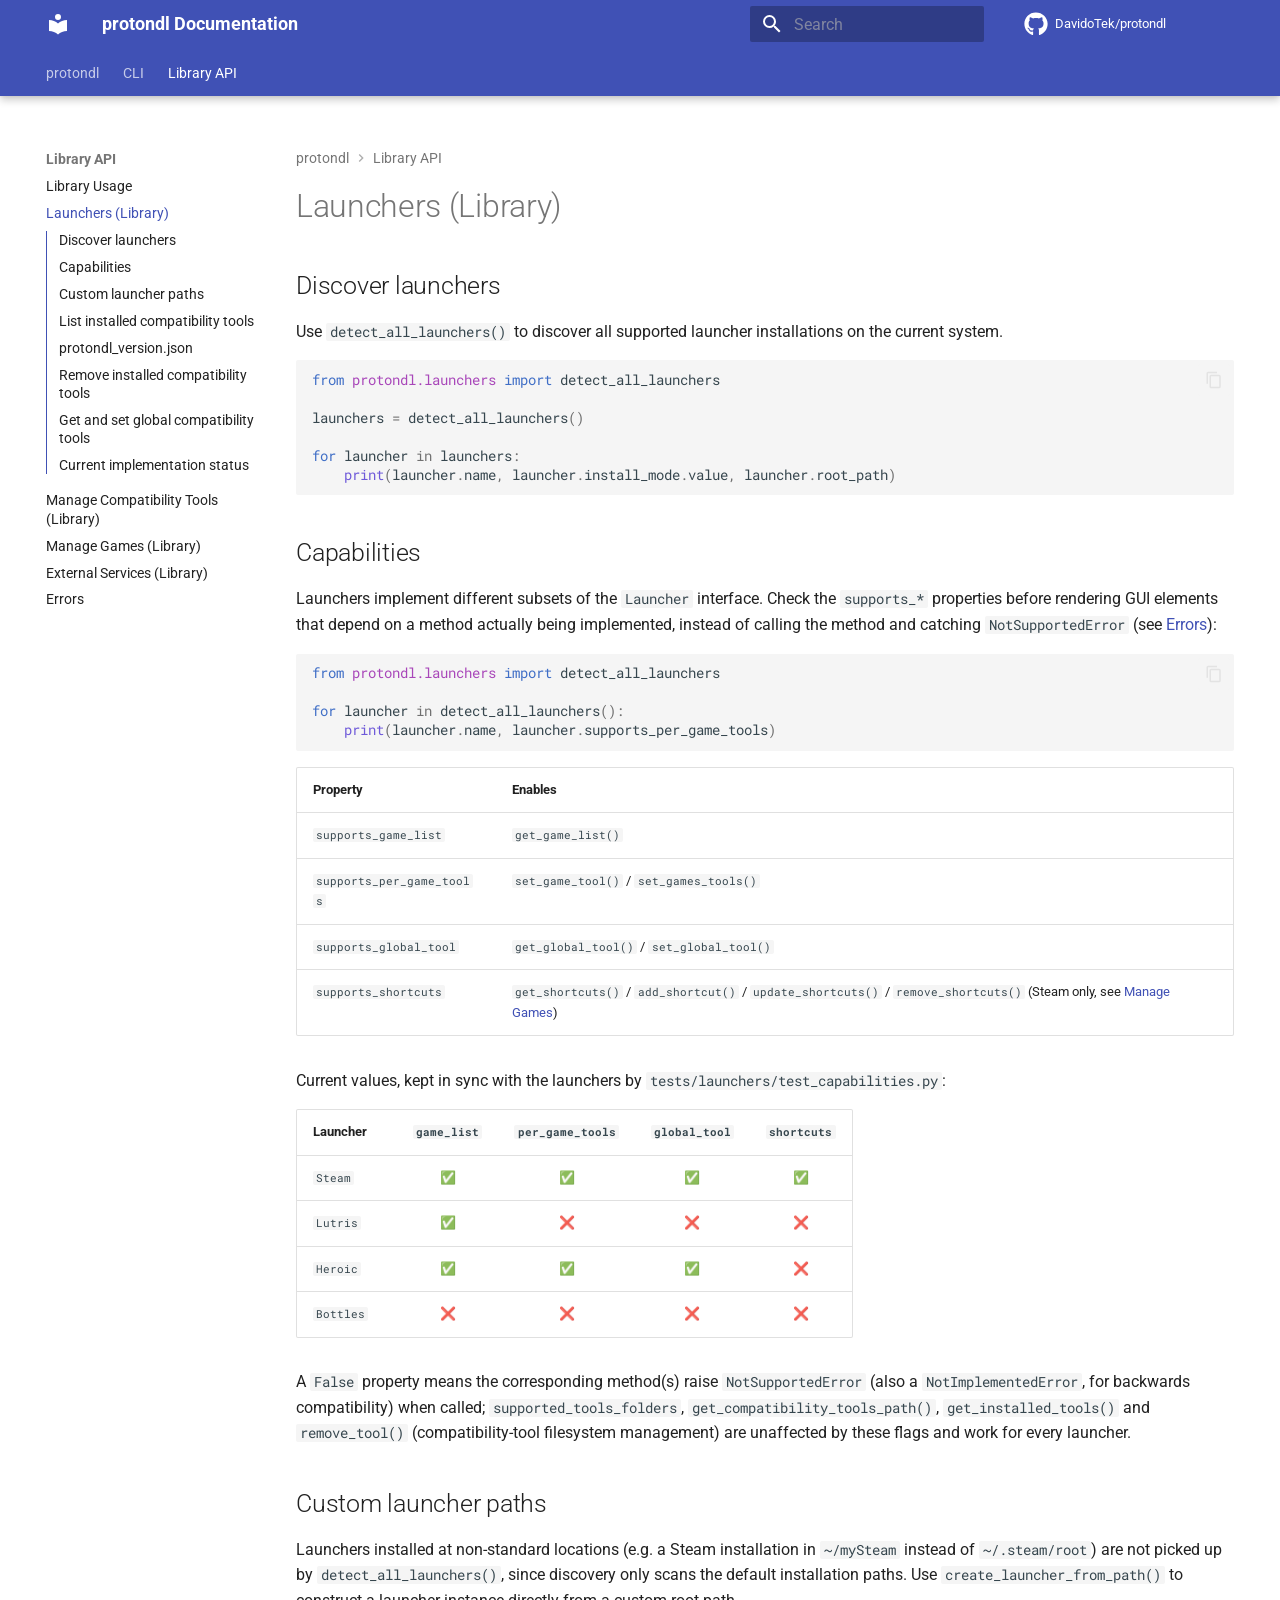
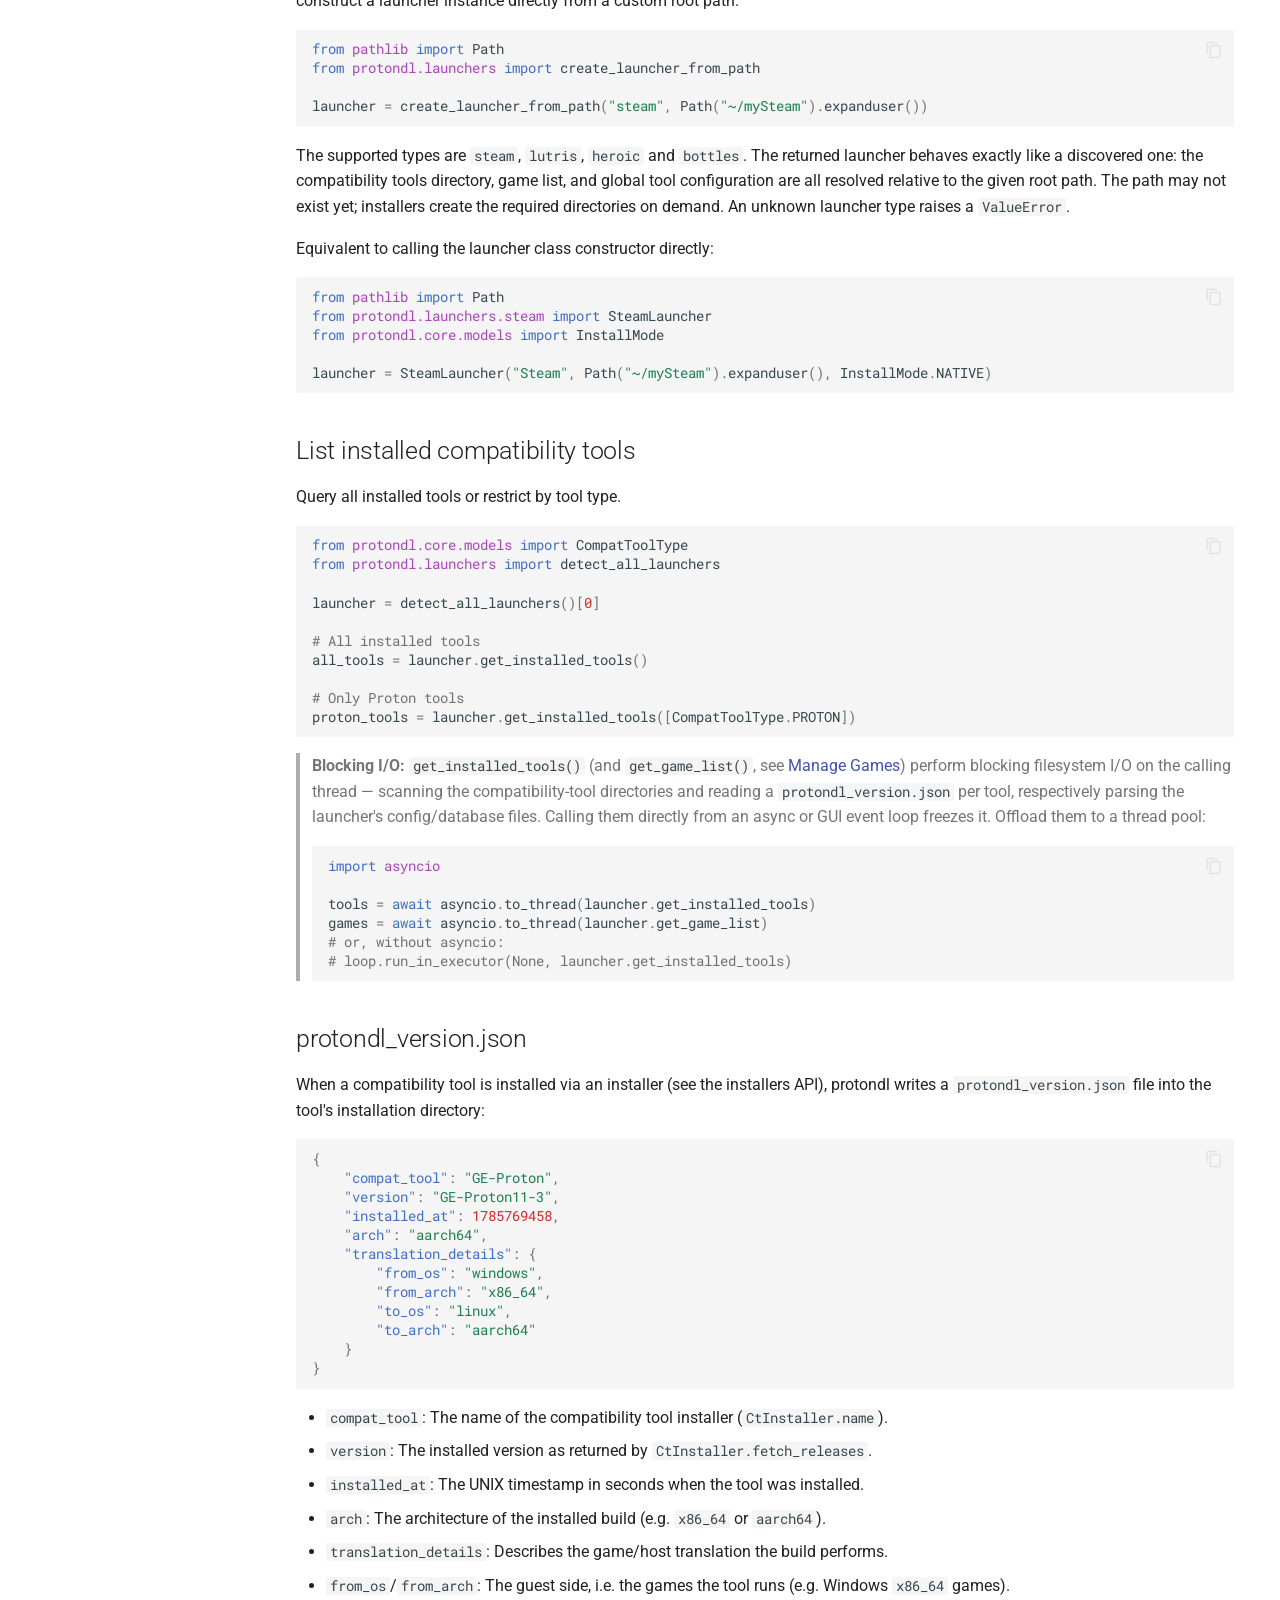
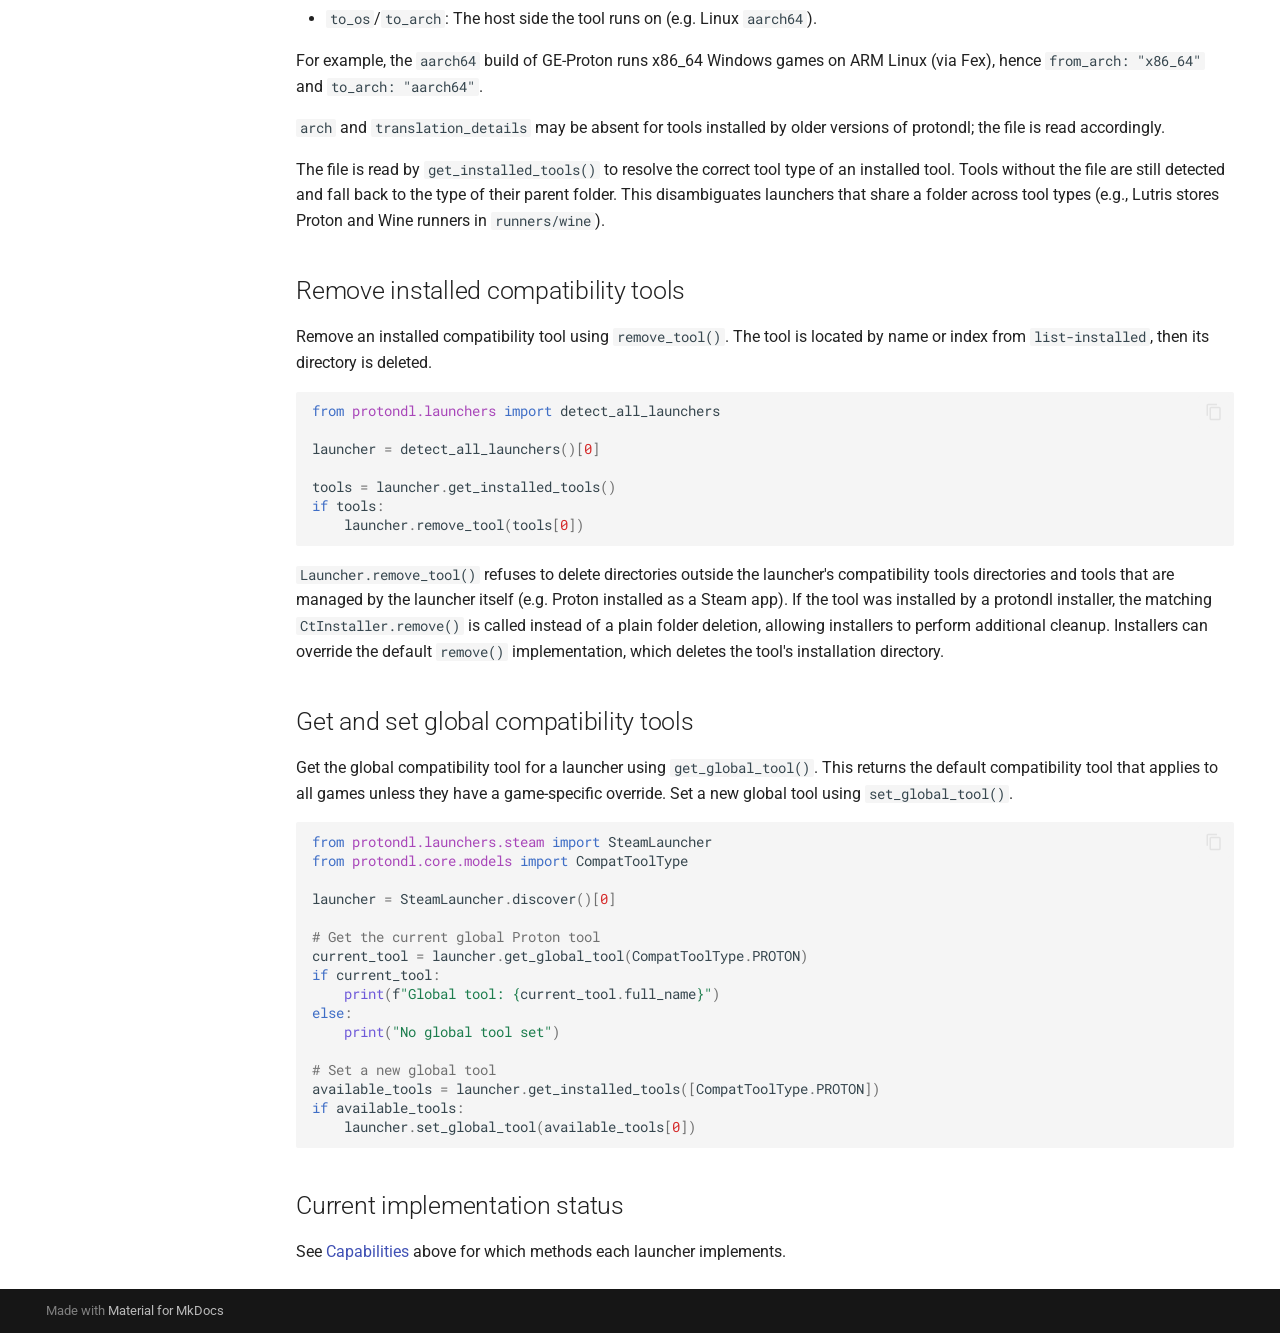
<file: Library_API/10_launcher_api/index.html>
<!doctype html>
<html lang="en" class="no-js">
  <head>
    
      <meta charset="utf-8">
      <meta name="viewport" content="width=device-width,initial-scale=1">
      
        <meta name="description" content="Documentation of the protondl library.
Modern, headless, and async-first Python library and CLI for managing Steam & Linux gaming compatibility tools.
">
      
      
      
        <link rel="canonical" href="https://davidotek.github.io/protondl/Library_API/10_launcher_api/">
      
      
        <link rel="prev" href="../">
      
      
        <link rel="next" href="../20_manage_tools_api/">
      
      
        
      
      
      <link rel="icon" href="../../assets/images/favicon.png">
      <meta name="generator" content="mkdocs-1.6.1, mkdocs-material-9.8.1">
    
    
      
        <title>Launchers (Library) - protondl Documentation</title>
      
    
    
      <link rel="stylesheet" href="../../assets/stylesheets/main.57a0d79d.min.css">
      
      


    
    
      
    
    
      
        
        
        
        <link rel="stylesheet" href="../../assets/external/fonts.googleapis.com/css.49ea35f2.css">
        <style>:root{--md-text-font:"Roboto";--md-code-font:"Roboto Mono"}</style>
      
    
    
      <link rel="stylesheet" href="../../stylesheets/launcher_badges.css">
    
    <script>__md_scope=new URL("../..",location),__md_hash=e=>[...e].reduce(((e,_)=>(e<<5)-e+_.charCodeAt(0)),0),__md_get=(e,_=localStorage,t=__md_scope)=>JSON.parse(_.getItem(t.pathname+"."+e)),__md_set=(e,_,t=localStorage,a=__md_scope)=>{try{t.setItem(a.pathname+"."+e,JSON.stringify(_))}catch(e){}}</script>
    
      

    
    
  </head>
  
  
    <body dir="ltr">
  
    
    <input class="md-toggle" data-md-toggle="drawer" type="checkbox" id="__drawer" autocomplete="off">
    <input class="md-toggle" data-md-toggle="search" type="checkbox" id="__search" autocomplete="off">
    <label class="md-overlay" for="__drawer"></label>
    <div data-md-component="skip">
      
        
        <a href="#launchers-library" class="md-skip">
          Skip to content
        </a>
      
    </div>
    <div data-md-component="announce">
      
    </div>
    
    
      

  

<header class="md-header md-header--shadow md-header--lifted" data-md-component="header">
  <nav class="md-header__inner md-grid" aria-label="Header">
    <a href="../.." title="protondl Documentation" class="md-header__button md-logo" aria-label="protondl Documentation" data-md-component="logo">
      
  
  <svg xmlns="http://www.w3.org/2000/svg" viewBox="0 0 24 24"><path d="M12 8a3 3 0 0 0 3-3 3 3 0 0 0-3-3 3 3 0 0 0-3 3 3 3 0 0 0 3 3m0 3.54C9.64 9.35 6.5 8 3 8v11c3.5 0 6.64 1.35 9 3.54 2.36-2.19 5.5-3.54 9-3.54V8c-3.5 0-6.64 1.35-9 3.54"/></svg>

    </a>
    <label class="md-header__button md-icon" for="__drawer">
      
      <svg xmlns="http://www.w3.org/2000/svg" viewBox="0 0 24 24"><path d="M3 6h18v2H3zm0 5h18v2H3zm0 5h18v2H3z"/></svg>
    </label>
    <div class="md-header__title" data-md-component="header-title">
      <div class="md-header__ellipsis">
        <div class="md-header__topic">
          <span class="md-ellipsis">
            protondl Documentation
          </span>
        </div>
        <div class="md-header__topic" data-md-component="header-topic">
          <span class="md-ellipsis">
            
              Launchers (Library)
            
          </span>
        </div>
      </div>
    </div>
    
    
      <script>var palette=__md_get("__palette");if(palette&&palette.color){if("(prefers-color-scheme)"===palette.color.media){var media=matchMedia("(prefers-color-scheme: light)"),input=document.querySelector(media.matches?"[data-md-color-media='(prefers-color-scheme: light)']":"[data-md-color-media='(prefers-color-scheme: dark)']");palette.color.media=input.getAttribute("data-md-color-media"),palette.color.scheme=input.getAttribute("data-md-color-scheme"),palette.color.primary=input.getAttribute("data-md-color-primary"),palette.color.accent=input.getAttribute("data-md-color-accent")}for(var[key,value]of Object.entries(palette.color))document.body.setAttribute("data-md-color-"+key,value)}</script>
    
    
    
      
      
        <label class="md-header__button md-icon" for="__search">
          
          <svg xmlns="http://www.w3.org/2000/svg" viewBox="0 0 24 24"><path d="M9.5 3A6.5 6.5 0 0 1 16 9.5c0 1.61-.59 3.09-1.56 4.23l.27.27h.79l5 5-1.5 1.5-5-5v-.79l-.27-.27A6.52 6.52 0 0 1 9.5 16 6.5 6.5 0 0 1 3 9.5 6.5 6.5 0 0 1 9.5 3m0 2C7 5 5 7 5 9.5S7 14 9.5 14 14 12 14 9.5 12 5 9.5 5"/></svg>
        </label>
        <div class="md-search" data-md-component="search" role="dialog">
  <label class="md-search__overlay" for="__search"></label>
  <div class="md-search__inner" role="search">
    <form class="md-search__form" name="search">
      <input type="text" class="md-search__input" name="query" aria-label="Search" placeholder="Search" autocapitalize="off" autocorrect="off" autocomplete="off" spellcheck="false" data-md-component="search-query" required>
      <label class="md-search__icon md-icon" for="__search">
        
        <svg xmlns="http://www.w3.org/2000/svg" viewBox="0 0 24 24"><path d="M9.5 3A6.5 6.5 0 0 1 16 9.5c0 1.61-.59 3.09-1.56 4.23l.27.27h.79l5 5-1.5 1.5-5-5v-.79l-.27-.27A6.52 6.52 0 0 1 9.5 16 6.5 6.5 0 0 1 3 9.5 6.5 6.5 0 0 1 9.5 3m0 2C7 5 5 7 5 9.5S7 14 9.5 14 14 12 14 9.5 12 5 9.5 5"/></svg>
        
        <svg xmlns="http://www.w3.org/2000/svg" viewBox="0 0 24 24"><path d="M20 11v2H8l5.5 5.5-1.42 1.42L4.16 12l7.92-7.92L13.5 5.5 8 11z"/></svg>
      </label>
      <nav class="md-search__options" aria-label="Search">
        
        <button type="reset" class="md-search__icon md-icon" title="Clear" aria-label="Clear" tabindex="-1">
          
          <svg xmlns="http://www.w3.org/2000/svg" viewBox="0 0 24 24"><path d="M19 6.41 17.59 5 12 10.59 6.41 5 5 6.41 10.59 12 5 17.59 6.41 19 12 13.41 17.59 19 19 17.59 13.41 12z"/></svg>
        </button>
      </nav>
      
    </form>
    <div class="md-search__output">
      <div class="md-search__scrollwrap" tabindex="0" data-md-scrollfix>
        <div class="md-search-result" data-md-component="search-result">
          <div class="md-search-result__meta">
            Initializing search
          </div>
          <ol class="md-search-result__list" role="presentation"></ol>
        </div>
      </div>
    </div>
  </div>
</div>
      
    
    
      <div class="md-header__source">
        <a href="https://github.com/DavidoTek/protondl" title="Go to repository" class="md-source" data-md-component="source">
  <div class="md-source__icon md-icon">
    
    <svg xmlns="http://www.w3.org/2000/svg" viewBox="0 0 512 512"><!--! Font Awesome Free 7.1.0 by @fontawesome - https://fontawesome.com License - https://fontawesome.com/license/free (Icons: CC BY 4.0, Fonts: SIL OFL 1.1, Code: MIT License) Copyright 2025 Fonticons, Inc.--><path d="M173.9 397.4c0 2-2.3 3.6-5.2 3.6-3.3.3-5.6-1.3-5.6-3.6 0-2 2.3-3.6 5.2-3.6 3-.3 5.6 1.3 5.6 3.6m-31.1-4.5c-.7 2 1.3 4.3 4.3 4.9 2.6 1 5.6 0 6.2-2s-1.3-4.3-4.3-5.2c-2.6-.7-5.5.3-6.2 2.3m44.2-1.7c-2.9.7-4.9 2.6-4.6 4.9.3 2 2.9 3.3 5.9 2.6 2.9-.7 4.9-2.6 4.6-4.6-.3-1.9-3-3.2-5.9-2.9M252.8 8C114.1 8 8 113.3 8 252c0 110.9 69.8 205.8 169.5 239.2 12.8 2.3 17.3-5.6 17.3-12.1 0-6.2-.3-40.4-.3-61.4 0 0-70 15-84.7-29.8 0 0-11.4-29.1-27.8-36.6 0 0-22.9-15.7 1.6-15.4 0 0 24.9 2 38.6 25.8 21.9 38.6 58.6 27.5 72.9 20.9 2.3-16 8.8-27.1 16-33.7-55.9-6.2-112.3-14.3-112.3-110.5 0-27.5 7.6-41.3 23.6-58.9-2.6-6.5-11.1-33.3 2.6-67.9 20.9-6.5 69 27 69 27 20-5.6 41.5-8.5 62.8-8.5s42.8 2.9 62.8 8.5c0 0 48.1-33.6 69-27 13.7 34.7 5.2 61.4 2.6 67.9 16 17.7 25.8 31.5 25.8 58.9 0 96.5-58.9 104.2-114.8 110.5 9.2 7.9 17 22.9 17 46.4 0 33.7-.3 75.4-.3 83.6 0 6.5 4.6 14.4 17.3 12.1C436.2 457.8 504 362.9 504 252 504 113.3 391.5 8 252.8 8M105.2 352.9c-1.3 1-1 3.3.7 5.2 1.6 1.6 3.9 2.3 5.2 1 1.3-1 1-3.3-.7-5.2-1.6-1.6-3.9-2.3-5.2-1m-10.8-8.1c-.7 1.3.3 2.9 2.3 3.9 1.6 1 3.6.7 4.3-.7.7-1.3-.3-2.9-2.3-3.9-2-.6-3.6-.3-4.3.7m32.4 35.6c-1.6 1.3-1 4.3 1.3 6.2 2.3 2.3 5.2 2.6 6.5 1 1.3-1.3.7-4.3-1.3-6.2-2.2-2.3-5.2-2.6-6.5-1m-11.4-14.7c-1.6 1-1.6 3.6 0 5.9s4.3 3.3 5.6 2.3c1.6-1.3 1.6-3.9 0-6.2-1.4-2.3-4-3.3-5.6-2"/></svg>
  </div>
  <div class="md-source__repository">
    DavidoTek/protondl
  </div>
</a>
      </div>
    
  </nav>
  
    
      
<nav class="md-tabs" aria-label="Tabs" data-md-component="tabs">
  <div class="md-grid">
    <ul class="md-tabs__list">
      
        
  
  
  
  
    <li class="md-tabs__item">
      <a href="../.." class="md-tabs__link">
        
  
  
    
  
  protondl

      </a>
    </li>
  

      
        
  
  
  
  
    
    
      <li class="md-tabs__item">
        <a href="../../CLI/" class="md-tabs__link">
          
  
  
  CLI

        </a>
      </li>
    
  

      
        
  
  
  
    
  
  
    
    
      <li class="md-tabs__item md-tabs__item--active">
        <a href="../" class="md-tabs__link">
          
  
  
  Library API

        </a>
      </li>
    
  

      
    </ul>
  </div>
</nav>
    
  
</header>
    
    <div class="md-container" data-md-component="container">
      
      
        
      
      <main class="md-main" data-md-component="main">
        <div class="md-main__inner md-grid">
          
            
              
              <div class="md-sidebar md-sidebar--primary" data-md-component="sidebar" data-md-type="navigation" >
                <div class="md-sidebar__scrollwrap">
                  <div class="md-sidebar__inner">
                    


  


  

<nav class="md-nav md-nav--primary md-nav--lifted md-nav--integrated" aria-label="Navigation" data-md-level="0">
  <label class="md-nav__title" for="__drawer">
    <a href="../.." title="protondl Documentation" class="md-nav__button md-logo" aria-label="protondl Documentation" data-md-component="logo">
      
  
  <svg xmlns="http://www.w3.org/2000/svg" viewBox="0 0 24 24"><path d="M12 8a3 3 0 0 0 3-3 3 3 0 0 0-3-3 3 3 0 0 0-3 3 3 3 0 0 0 3 3m0 3.54C9.64 9.35 6.5 8 3 8v11c3.5 0 6.64 1.35 9 3.54 2.36-2.19 5.5-3.54 9-3.54V8c-3.5 0-6.64 1.35-9 3.54"/></svg>

    </a>
    protondl Documentation
  </label>
  
    <div class="md-nav__source">
      <a href="https://github.com/DavidoTek/protondl" title="Go to repository" class="md-source" data-md-component="source">
  <div class="md-source__icon md-icon">
    
    <svg xmlns="http://www.w3.org/2000/svg" viewBox="0 0 512 512"><!--! Font Awesome Free 7.1.0 by @fontawesome - https://fontawesome.com License - https://fontawesome.com/license/free (Icons: CC BY 4.0, Fonts: SIL OFL 1.1, Code: MIT License) Copyright 2025 Fonticons, Inc.--><path d="M173.9 397.4c0 2-2.3 3.6-5.2 3.6-3.3.3-5.6-1.3-5.6-3.6 0-2 2.3-3.6 5.2-3.6 3-.3 5.6 1.3 5.6 3.6m-31.1-4.5c-.7 2 1.3 4.3 4.3 4.9 2.6 1 5.6 0 6.2-2s-1.3-4.3-4.3-5.2c-2.6-.7-5.5.3-6.2 2.3m44.2-1.7c-2.9.7-4.9 2.6-4.6 4.9.3 2 2.9 3.3 5.9 2.6 2.9-.7 4.9-2.6 4.6-4.6-.3-1.9-3-3.2-5.9-2.9M252.8 8C114.1 8 8 113.3 8 252c0 110.9 69.8 205.8 169.5 239.2 12.8 2.3 17.3-5.6 17.3-12.1 0-6.2-.3-40.4-.3-61.4 0 0-70 15-84.7-29.8 0 0-11.4-29.1-27.8-36.6 0 0-22.9-15.7 1.6-15.4 0 0 24.9 2 38.6 25.8 21.9 38.6 58.6 27.5 72.9 20.9 2.3-16 8.8-27.1 16-33.7-55.9-6.2-112.3-14.3-112.3-110.5 0-27.5 7.6-41.3 23.6-58.9-2.6-6.5-11.1-33.3 2.6-67.9 20.9-6.5 69 27 69 27 20-5.6 41.5-8.5 62.8-8.5s42.8 2.9 62.8 8.5c0 0 48.1-33.6 69-27 13.7 34.7 5.2 61.4 2.6 67.9 16 17.7 25.8 31.5 25.8 58.9 0 96.5-58.9 104.2-114.8 110.5 9.2 7.9 17 22.9 17 46.4 0 33.7-.3 75.4-.3 83.6 0 6.5 4.6 14.4 17.3 12.1C436.2 457.8 504 362.9 504 252 504 113.3 391.5 8 252.8 8M105.2 352.9c-1.3 1-1 3.3.7 5.2 1.6 1.6 3.9 2.3 5.2 1 1.3-1 1-3.3-.7-5.2-1.6-1.6-3.9-2.3-5.2-1m-10.8-8.1c-.7 1.3.3 2.9 2.3 3.9 1.6 1 3.6.7 4.3-.7.7-1.3-.3-2.9-2.3-3.9-2-.6-3.6-.3-4.3.7m32.4 35.6c-1.6 1.3-1 4.3 1.3 6.2 2.3 2.3 5.2 2.6 6.5 1 1.3-1.3.7-4.3-1.3-6.2-2.2-2.3-5.2-2.6-6.5-1m-11.4-14.7c-1.6 1-1.6 3.6 0 5.9s4.3 3.3 5.6 2.3c1.6-1.3 1.6-3.9 0-6.2-1.4-2.3-4-3.3-5.6-2"/></svg>
  </div>
  <div class="md-source__repository">
    DavidoTek/protondl
  </div>
</a>
    </div>
  
  <ul class="md-nav__list" data-md-scrollfix>
    
      
      
  
  
  
  
    <li class="md-nav__item">
      <a href="../.." class="md-nav__link">
        
  
  
  <span class="md-ellipsis">
    
  
    protondl
  

    
  </span>
  
  

      </a>
    </li>
  

    
      
      
  
  
  
  
    
    
    
    
      
      
        
      
    
    
    <li class="md-nav__item md-nav__item--nested">
      
        
        
        <input class="md-nav__toggle md-toggle " type="checkbox" id="__nav_2" >
        
          
          <label class="md-nav__link" for="__nav_2" id="__nav_2_label" tabindex="0">
            
  
  
  <span class="md-ellipsis">
    
  
    CLI
  

    
  </span>
  
  

            <span class="md-nav__icon md-icon"></span>
          </label>
        
        <nav class="md-nav" data-md-level="1" aria-labelledby="__nav_2_label" aria-expanded="false">
          <label class="md-nav__title" for="__nav_2">
            <span class="md-nav__icon md-icon"></span>
            
  
    CLI
  

          </label>
          <ul class="md-nav__list" data-md-scrollfix>
            
              
                
  
  
  
  
    <li class="md-nav__item">
      <a href="../../CLI/" class="md-nav__link">
        
  
  
  <span class="md-ellipsis">
    
  
    CLI Usage
  

    
  </span>
  
  

      </a>
    </li>
  

              
            
              
                
  
  
  
  
    <li class="md-nav__item">
      <a href="../../CLI/10_manage_tools/" class="md-nav__link">
        
  
  
  <span class="md-ellipsis">
    
  
    Manage Tools
  

    
  </span>
  
  

      </a>
    </li>
  

              
            
              
                
  
  
  
  
    <li class="md-nav__item">
      <a href="../../CLI/20_manage_games/" class="md-nav__link">
        
  
  
  <span class="md-ellipsis">
    
  
    Manage Games
  

    
  </span>
  
  

      </a>
    </li>
  

              
            
              
                
  
  
  
  
    <li class="md-nav__item">
      <a href="../../CLI/40_external_services/" class="md-nav__link">
        
  
  
  <span class="md-ellipsis">
    
  
    External Services
  

    
  </span>
  
  

      </a>
    </li>
  

              
            
          </ul>
        </nav>
      
    </li>
  

    
      
      
  
  
    
  
  
  
    
    
    
    
      
        
        
      
      
        
      
    
    
    <li class="md-nav__item md-nav__item--active md-nav__item--section md-nav__item--nested">
      
        
        
        <input class="md-nav__toggle md-toggle " type="checkbox" id="__nav_3" checked>
        
          
          <label class="md-nav__link" for="__nav_3" id="__nav_3_label" tabindex="">
            
  
  
  <span class="md-ellipsis">
    
  
    Library API
  

    
  </span>
  
  

            <span class="md-nav__icon md-icon"></span>
          </label>
        
        <nav class="md-nav" data-md-level="1" aria-labelledby="__nav_3_label" aria-expanded="true">
          <label class="md-nav__title" for="__nav_3">
            <span class="md-nav__icon md-icon"></span>
            
  
    Library API
  

          </label>
          <ul class="md-nav__list" data-md-scrollfix>
            
              
                
  
  
  
  
    <li class="md-nav__item">
      <a href="../" class="md-nav__link">
        
  
  
  <span class="md-ellipsis">
    
  
    Library Usage
  

    
  </span>
  
  

      </a>
    </li>
  

              
            
              
                
  
  
    
  
  
  
    <li class="md-nav__item md-nav__item--active">
      
      <input class="md-nav__toggle md-toggle" type="checkbox" id="__toc">
      
      
        
      
      
        <label class="md-nav__link md-nav__link--active" for="__toc">
          
  
  
  <span class="md-ellipsis">
    
  
    Launchers (Library)
  

    
  </span>
  
  

          <span class="md-nav__icon md-icon"></span>
        </label>
      
      <a href="./" class="md-nav__link md-nav__link--active">
        
  
  
  <span class="md-ellipsis">
    
  
    Launchers (Library)
  

    
  </span>
  
  

      </a>
      
        

<nav class="md-nav md-nav--secondary" aria-label="Table of contents">
  
  
  
    
  
  
    <label class="md-nav__title" for="__toc">
      <span class="md-nav__icon md-icon"></span>
      Table of contents
    </label>
    <ul class="md-nav__list" data-md-component="toc" data-md-scrollfix>
      
        <li class="md-nav__item">
  <a href="#discover-launchers" class="md-nav__link">
    <span class="md-ellipsis">
      
        Discover launchers
      
    </span>
  </a>
  
</li>
      
        <li class="md-nav__item">
  <a href="#capabilities" class="md-nav__link">
    <span class="md-ellipsis">
      
        Capabilities
      
    </span>
  </a>
  
</li>
      
        <li class="md-nav__item">
  <a href="#custom-launcher-paths" class="md-nav__link">
    <span class="md-ellipsis">
      
        Custom launcher paths
      
    </span>
  </a>
  
</li>
      
        <li class="md-nav__item">
  <a href="#list-installed-compatibility-tools" class="md-nav__link">
    <span class="md-ellipsis">
      
        List installed compatibility tools
      
    </span>
  </a>
  
</li>
      
        <li class="md-nav__item">
  <a href="#protondl_versionjson" class="md-nav__link">
    <span class="md-ellipsis">
      
        protondl_version.json
      
    </span>
  </a>
  
</li>
      
        <li class="md-nav__item">
  <a href="#remove-installed-compatibility-tools" class="md-nav__link">
    <span class="md-ellipsis">
      
        Remove installed compatibility tools
      
    </span>
  </a>
  
</li>
      
        <li class="md-nav__item">
  <a href="#get-and-set-global-compatibility-tools" class="md-nav__link">
    <span class="md-ellipsis">
      
        Get and set global compatibility tools
      
    </span>
  </a>
  
</li>
      
        <li class="md-nav__item">
  <a href="#current-implementation-status" class="md-nav__link">
    <span class="md-ellipsis">
      
        Current implementation status
      
    </span>
  </a>
  
</li>
      
    </ul>
  
</nav>
      
    </li>
  

              
            
              
                
  
  
  
  
    <li class="md-nav__item">
      <a href="../20_manage_tools_api/" class="md-nav__link">
        
  
  
  <span class="md-ellipsis">
    
  
    Manage Compatibility Tools (Library)
  

    
  </span>
  
  

      </a>
    </li>
  

              
            
              
                
  
  
  
  
    <li class="md-nav__item">
      <a href="../30_manage_games_api/" class="md-nav__link">
        
  
  
  <span class="md-ellipsis">
    
  
    Manage Games (Library)
  

    
  </span>
  
  

      </a>
    </li>
  

              
            
              
                
  
  
  
  
    <li class="md-nav__item">
      <a href="../40_external_services_api/" class="md-nav__link">
        
  
  
  <span class="md-ellipsis">
    
  
    External Services (Library)
  

    
  </span>
  
  

      </a>
    </li>
  

              
            
              
                
  
  
  
  
    <li class="md-nav__item">
      <a href="../50_errors/" class="md-nav__link">
        
  
  
  <span class="md-ellipsis">
    
  
    Errors
  

    
  </span>
  
  

      </a>
    </li>
  

              
            
          </ul>
        </nav>
      
    </li>
  

    
  </ul>
</nav>
                  </div>
                </div>
              </div>
            
            
          
          
            <div class="md-content" data-md-component="content">
              
                



  


  <nav class="md-path" aria-label="Navigation" >
    <ol class="md-path__list">
      
        
  
  
    <li class="md-path__item">
      <a href="../.." class="md-path__link">
        
  <span class="md-ellipsis">
    protondl
  </span>

      </a>
    </li>
  

      
      
        
  
  
    
    
      <li class="md-path__item">
        <a href="../" class="md-path__link">
          
  <span class="md-ellipsis">
    Library API
  </span>

        </a>
      </li>
    
  

      
    </ol>
  </nav>

              
              <article class="md-content__inner md-typeset">
                
                  


  
  


<h1 id="launchers-library">Launchers (Library)</h1>
<h2 id="discover-launchers">Discover launchers</h2>
<p>Use <code>detect_all_launchers()</code> to discover all supported launcher installations on the current system.</p>
<div class="language-python highlight"><pre><span></span><code><span id="__span-0-1"><a id="__codelineno-0-1" name="__codelineno-0-1" href="#__codelineno-0-1"></a><span class="kn">from</span><span class="w"> </span><span class="nn">protondl.launchers</span><span class="w"> </span><span class="kn">import</span> <span class="n">detect_all_launchers</span>
</span><span id="__span-0-2"><a id="__codelineno-0-2" name="__codelineno-0-2" href="#__codelineno-0-2"></a>
</span><span id="__span-0-3"><a id="__codelineno-0-3" name="__codelineno-0-3" href="#__codelineno-0-3"></a><span class="n">launchers</span> <span class="o">=</span> <span class="n">detect_all_launchers</span><span class="p">()</span>
</span><span id="__span-0-4"><a id="__codelineno-0-4" name="__codelineno-0-4" href="#__codelineno-0-4"></a>
</span><span id="__span-0-5"><a id="__codelineno-0-5" name="__codelineno-0-5" href="#__codelineno-0-5"></a><span class="k">for</span> <span class="n">launcher</span> <span class="ow">in</span> <span class="n">launchers</span><span class="p">:</span>
</span><span id="__span-0-6"><a id="__codelineno-0-6" name="__codelineno-0-6" href="#__codelineno-0-6"></a>    <span class="nb">print</span><span class="p">(</span><span class="n">launcher</span><span class="o">.</span><span class="n">name</span><span class="p">,</span> <span class="n">launcher</span><span class="o">.</span><span class="n">install_mode</span><span class="o">.</span><span class="n">value</span><span class="p">,</span> <span class="n">launcher</span><span class="o">.</span><span class="n">root_path</span><span class="p">)</span>
</span></code></pre></div>
<h2 id="capabilities">Capabilities</h2>
<p>Launchers implement different subsets of the <code>Launcher</code> interface. Check the
<code>supports_*</code> properties before rendering GUI elements that depend on a
method actually being implemented, instead of calling the method and
catching <code>NotSupportedError</code> (see <a href="../50_errors/#unsupported-launcher-operations">Errors</a>):</p>
<div class="language-python highlight"><pre><span></span><code><span id="__span-1-1"><a id="__codelineno-1-1" name="__codelineno-1-1" href="#__codelineno-1-1"></a><span class="kn">from</span><span class="w"> </span><span class="nn">protondl.launchers</span><span class="w"> </span><span class="kn">import</span> <span class="n">detect_all_launchers</span>
</span><span id="__span-1-2"><a id="__codelineno-1-2" name="__codelineno-1-2" href="#__codelineno-1-2"></a>
</span><span id="__span-1-3"><a id="__codelineno-1-3" name="__codelineno-1-3" href="#__codelineno-1-3"></a><span class="k">for</span> <span class="n">launcher</span> <span class="ow">in</span> <span class="n">detect_all_launchers</span><span class="p">():</span>
</span><span id="__span-1-4"><a id="__codelineno-1-4" name="__codelineno-1-4" href="#__codelineno-1-4"></a>    <span class="nb">print</span><span class="p">(</span><span class="n">launcher</span><span class="o">.</span><span class="n">name</span><span class="p">,</span> <span class="n">launcher</span><span class="o">.</span><span class="n">supports_per_game_tools</span><span class="p">)</span>
</span></code></pre></div>
<table>
<thead>
<tr>
<th>Property</th>
<th>Enables</th>
</tr>
</thead>
<tbody>
<tr>
<td><code>supports_game_list</code></td>
<td><code>get_game_list()</code></td>
</tr>
<tr>
<td><code>supports_per_game_tools</code></td>
<td><code>set_game_tool()</code> / <code>set_games_tools()</code></td>
</tr>
<tr>
<td><code>supports_global_tool</code></td>
<td><code>get_global_tool()</code> / <code>set_global_tool()</code></td>
</tr>
<tr>
<td><code>supports_shortcuts</code></td>
<td><code>get_shortcuts()</code> / <code>add_shortcut()</code> / <code>update_shortcuts()</code> / <code>remove_shortcuts()</code> (Steam only, see <a href="../30_manage_games_api/">Manage Games</a>)</td>
</tr>
</tbody>
</table>
<p>Current values, kept in sync with the launchers by <code>tests/launchers/test_capabilities.py</code>:</p>
<table>
<thead>
<tr>
<th>Launcher</th>
<th style="text-align: center;"><code>game_list</code></th>
<th style="text-align: center;"><code>per_game_tools</code></th>
<th style="text-align: center;"><code>global_tool</code></th>
<th style="text-align: center;"><code>shortcuts</code></th>
</tr>
</thead>
<tbody>
<tr>
<td><code>Steam</code></td>
<td style="text-align: center;">✅</td>
<td style="text-align: center;">✅</td>
<td style="text-align: center;">✅</td>
<td style="text-align: center;">✅</td>
</tr>
<tr>
<td><code>Lutris</code></td>
<td style="text-align: center;">✅</td>
<td style="text-align: center;">❌</td>
<td style="text-align: center;">❌</td>
<td style="text-align: center;">❌</td>
</tr>
<tr>
<td><code>Heroic</code></td>
<td style="text-align: center;">✅</td>
<td style="text-align: center;">✅</td>
<td style="text-align: center;">✅</td>
<td style="text-align: center;">❌</td>
</tr>
<tr>
<td><code>Bottles</code></td>
<td style="text-align: center;">❌</td>
<td style="text-align: center;">❌</td>
<td style="text-align: center;">❌</td>
<td style="text-align: center;">❌</td>
</tr>
</tbody>
</table>
<p>A <code>False</code> property means the corresponding method(s) raise <code>NotSupportedError</code>
(also a <code>NotImplementedError</code>, for backwards compatibility) when called;
<code>supported_tools_folders</code>, <code>get_compatibility_tools_path()</code>,
<code>get_installed_tools()</code> and <code>remove_tool()</code> (compatibility-tool filesystem
management) are unaffected by these flags and work for every launcher.</p>
<h2 id="custom-launcher-paths">Custom launcher paths</h2>
<p>Launchers installed at non-standard locations (e.g. a Steam installation in <code>~/mySteam</code> instead of
<code>~/.steam/root</code>) are not picked up by <code>detect_all_launchers()</code>, since discovery only scans the default
installation paths. Use <code>create_launcher_from_path()</code> to construct a launcher instance directly from a
custom root path.</p>
<div class="language-python highlight"><pre><span></span><code><span id="__span-2-1"><a id="__codelineno-2-1" name="__codelineno-2-1" href="#__codelineno-2-1"></a><span class="kn">from</span><span class="w"> </span><span class="nn">pathlib</span><span class="w"> </span><span class="kn">import</span> <span class="n">Path</span>
</span><span id="__span-2-2"><a id="__codelineno-2-2" name="__codelineno-2-2" href="#__codelineno-2-2"></a><span class="kn">from</span><span class="w"> </span><span class="nn">protondl.launchers</span><span class="w"> </span><span class="kn">import</span> <span class="n">create_launcher_from_path</span>
</span><span id="__span-2-3"><a id="__codelineno-2-3" name="__codelineno-2-3" href="#__codelineno-2-3"></a>
</span><span id="__span-2-4"><a id="__codelineno-2-4" name="__codelineno-2-4" href="#__codelineno-2-4"></a><span class="n">launcher</span> <span class="o">=</span> <span class="n">create_launcher_from_path</span><span class="p">(</span><span class="s2">"steam"</span><span class="p">,</span> <span class="n">Path</span><span class="p">(</span><span class="s2">"~/mySteam"</span><span class="p">)</span><span class="o">.</span><span class="n">expanduser</span><span class="p">())</span>
</span></code></pre></div>
<p>The supported types are <code>steam</code>, <code>lutris</code>, <code>heroic</code> and <code>bottles</code>. The returned launcher behaves exactly
like a discovered one: the compatibility tools directory, game list, and global tool configuration are all
resolved relative to the given root path. The path may not exist yet; installers create the required
directories on demand. An unknown launcher type raises a <code>ValueError</code>.</p>
<p>Equivalent to calling the launcher class constructor directly:</p>
<div class="language-python highlight"><pre><span></span><code><span id="__span-3-1"><a id="__codelineno-3-1" name="__codelineno-3-1" href="#__codelineno-3-1"></a><span class="kn">from</span><span class="w"> </span><span class="nn">pathlib</span><span class="w"> </span><span class="kn">import</span> <span class="n">Path</span>
</span><span id="__span-3-2"><a id="__codelineno-3-2" name="__codelineno-3-2" href="#__codelineno-3-2"></a><span class="kn">from</span><span class="w"> </span><span class="nn">protondl.launchers.steam</span><span class="w"> </span><span class="kn">import</span> <span class="n">SteamLauncher</span>
</span><span id="__span-3-3"><a id="__codelineno-3-3" name="__codelineno-3-3" href="#__codelineno-3-3"></a><span class="kn">from</span><span class="w"> </span><span class="nn">protondl.core.models</span><span class="w"> </span><span class="kn">import</span> <span class="n">InstallMode</span>
</span><span id="__span-3-4"><a id="__codelineno-3-4" name="__codelineno-3-4" href="#__codelineno-3-4"></a>
</span><span id="__span-3-5"><a id="__codelineno-3-5" name="__codelineno-3-5" href="#__codelineno-3-5"></a><span class="n">launcher</span> <span class="o">=</span> <span class="n">SteamLauncher</span><span class="p">(</span><span class="s2">"Steam"</span><span class="p">,</span> <span class="n">Path</span><span class="p">(</span><span class="s2">"~/mySteam"</span><span class="p">)</span><span class="o">.</span><span class="n">expanduser</span><span class="p">(),</span> <span class="n">InstallMode</span><span class="o">.</span><span class="n">NATIVE</span><span class="p">)</span>
</span></code></pre></div>
<h2 id="list-installed-compatibility-tools">List installed compatibility tools</h2>
<p>Query all installed tools or restrict by tool type.</p>
<div class="language-python highlight"><pre><span></span><code><span id="__span-4-1"><a id="__codelineno-4-1" name="__codelineno-4-1" href="#__codelineno-4-1"></a><span class="kn">from</span><span class="w"> </span><span class="nn">protondl.core.models</span><span class="w"> </span><span class="kn">import</span> <span class="n">CompatToolType</span>
</span><span id="__span-4-2"><a id="__codelineno-4-2" name="__codelineno-4-2" href="#__codelineno-4-2"></a><span class="kn">from</span><span class="w"> </span><span class="nn">protondl.launchers</span><span class="w"> </span><span class="kn">import</span> <span class="n">detect_all_launchers</span>
</span><span id="__span-4-3"><a id="__codelineno-4-3" name="__codelineno-4-3" href="#__codelineno-4-3"></a>
</span><span id="__span-4-4"><a id="__codelineno-4-4" name="__codelineno-4-4" href="#__codelineno-4-4"></a><span class="n">launcher</span> <span class="o">=</span> <span class="n">detect_all_launchers</span><span class="p">()[</span><span class="mi">0</span><span class="p">]</span>
</span><span id="__span-4-5"><a id="__codelineno-4-5" name="__codelineno-4-5" href="#__codelineno-4-5"></a>
</span><span id="__span-4-6"><a id="__codelineno-4-6" name="__codelineno-4-6" href="#__codelineno-4-6"></a><span class="c1"># All installed tools</span>
</span><span id="__span-4-7"><a id="__codelineno-4-7" name="__codelineno-4-7" href="#__codelineno-4-7"></a><span class="n">all_tools</span> <span class="o">=</span> <span class="n">launcher</span><span class="o">.</span><span class="n">get_installed_tools</span><span class="p">()</span>
</span><span id="__span-4-8"><a id="__codelineno-4-8" name="__codelineno-4-8" href="#__codelineno-4-8"></a>
</span><span id="__span-4-9"><a id="__codelineno-4-9" name="__codelineno-4-9" href="#__codelineno-4-9"></a><span class="c1"># Only Proton tools</span>
</span><span id="__span-4-10"><a id="__codelineno-4-10" name="__codelineno-4-10" href="#__codelineno-4-10"></a><span class="n">proton_tools</span> <span class="o">=</span> <span class="n">launcher</span><span class="o">.</span><span class="n">get_installed_tools</span><span class="p">([</span><span class="n">CompatToolType</span><span class="o">.</span><span class="n">PROTON</span><span class="p">])</span>
</span></code></pre></div>
<blockquote>
<p><strong>Blocking I/O:</strong> <code>get_installed_tools()</code> (and <code>get_game_list()</code>, see
<a href="../30_manage_games_api/">Manage Games</a>) perform blocking filesystem I/O on the
calling thread — scanning the compatibility-tool directories and reading a
<code>protondl_version.json</code> per tool, respectively parsing the launcher's
config/database files. Calling them directly from an async or GUI event loop
freezes it. Offload them to a thread pool:</p>
<div class="language-python highlight"><pre><span></span><code><span id="__span-5-1"><a id="__codelineno-5-1" name="__codelineno-5-1" href="#__codelineno-5-1"></a><span class="kn">import</span><span class="w"> </span><span class="nn">asyncio</span>
</span><span id="__span-5-2"><a id="__codelineno-5-2" name="__codelineno-5-2" href="#__codelineno-5-2"></a>
</span><span id="__span-5-3"><a id="__codelineno-5-3" name="__codelineno-5-3" href="#__codelineno-5-3"></a><span class="n">tools</span> <span class="o">=</span> <span class="k">await</span> <span class="n">asyncio</span><span class="o">.</span><span class="n">to_thread</span><span class="p">(</span><span class="n">launcher</span><span class="o">.</span><span class="n">get_installed_tools</span><span class="p">)</span>
</span><span id="__span-5-4"><a id="__codelineno-5-4" name="__codelineno-5-4" href="#__codelineno-5-4"></a><span class="n">games</span> <span class="o">=</span> <span class="k">await</span> <span class="n">asyncio</span><span class="o">.</span><span class="n">to_thread</span><span class="p">(</span><span class="n">launcher</span><span class="o">.</span><span class="n">get_game_list</span><span class="p">)</span>
</span><span id="__span-5-5"><a id="__codelineno-5-5" name="__codelineno-5-5" href="#__codelineno-5-5"></a><span class="c1"># or, without asyncio:</span>
</span><span id="__span-5-6"><a id="__codelineno-5-6" name="__codelineno-5-6" href="#__codelineno-5-6"></a><span class="c1"># loop.run_in_executor(None, launcher.get_installed_tools)</span>
</span></code></pre></div>
</blockquote>
<h2 id="protondl_versionjson">protondl_version.json</h2>
<p>When a compatibility tool is installed via an installer (see the installers API),
protondl writes a <code>protondl_version.json</code> file into the tool's installation directory:</p>
<div class="language-json highlight"><pre><span></span><code><span id="__span-6-1"><a id="__codelineno-6-1" name="__codelineno-6-1" href="#__codelineno-6-1"></a><span class="p">{</span>
</span><span id="__span-6-2"><a id="__codelineno-6-2" name="__codelineno-6-2" href="#__codelineno-6-2"></a><span class="w">    </span><span class="nt">"compat_tool"</span><span class="p">:</span><span class="w"> </span><span class="s2">"GE-Proton"</span><span class="p">,</span>
</span><span id="__span-6-3"><a id="__codelineno-6-3" name="__codelineno-6-3" href="#__codelineno-6-3"></a><span class="w">    </span><span class="nt">"version"</span><span class="p">:</span><span class="w"> </span><span class="s2">"GE-Proton11-3"</span><span class="p">,</span>
</span><span id="__span-6-4"><a id="__codelineno-6-4" name="__codelineno-6-4" href="#__codelineno-6-4"></a><span class="w">    </span><span class="nt">"installed_at"</span><span class="p">:</span><span class="w"> </span><span class="mi">1785769458</span><span class="p">,</span>
</span><span id="__span-6-5"><a id="__codelineno-6-5" name="__codelineno-6-5" href="#__codelineno-6-5"></a><span class="w">    </span><span class="nt">"arch"</span><span class="p">:</span><span class="w"> </span><span class="s2">"aarch64"</span><span class="p">,</span>
</span><span id="__span-6-6"><a id="__codelineno-6-6" name="__codelineno-6-6" href="#__codelineno-6-6"></a><span class="w">    </span><span class="nt">"translation_details"</span><span class="p">:</span><span class="w"> </span><span class="p">{</span>
</span><span id="__span-6-7"><a id="__codelineno-6-7" name="__codelineno-6-7" href="#__codelineno-6-7"></a><span class="w">        </span><span class="nt">"from_os"</span><span class="p">:</span><span class="w"> </span><span class="s2">"windows"</span><span class="p">,</span>
</span><span id="__span-6-8"><a id="__codelineno-6-8" name="__codelineno-6-8" href="#__codelineno-6-8"></a><span class="w">        </span><span class="nt">"from_arch"</span><span class="p">:</span><span class="w"> </span><span class="s2">"x86_64"</span><span class="p">,</span>
</span><span id="__span-6-9"><a id="__codelineno-6-9" name="__codelineno-6-9" href="#__codelineno-6-9"></a><span class="w">        </span><span class="nt">"to_os"</span><span class="p">:</span><span class="w"> </span><span class="s2">"linux"</span><span class="p">,</span>
</span><span id="__span-6-10"><a id="__codelineno-6-10" name="__codelineno-6-10" href="#__codelineno-6-10"></a><span class="w">        </span><span class="nt">"to_arch"</span><span class="p">:</span><span class="w"> </span><span class="s2">"aarch64"</span>
</span><span id="__span-6-11"><a id="__codelineno-6-11" name="__codelineno-6-11" href="#__codelineno-6-11"></a><span class="w">    </span><span class="p">}</span>
</span><span id="__span-6-12"><a id="__codelineno-6-12" name="__codelineno-6-12" href="#__codelineno-6-12"></a><span class="p">}</span>
</span></code></pre></div>
<ul>
<li><code>compat_tool</code>: The name of the compatibility tool installer (<code>CtInstaller.name</code>).</li>
<li><code>version</code>: The installed version as returned by <code>CtInstaller.fetch_releases</code>.</li>
<li><code>installed_at</code>: The UNIX timestamp in seconds when the tool was installed.</li>
<li><code>arch</code>: The architecture of the installed build (e.g. <code>x86_64</code> or <code>aarch64</code>).</li>
<li><code>translation_details</code>: Describes the game/host translation the build performs.</li>
<li><code>from_os</code>/<code>from_arch</code>: The guest side, i.e. the games the tool runs
    (e.g. Windows <code>x86_64</code> games).</li>
<li><code>to_os</code>/<code>to_arch</code>: The host side the tool runs on (e.g. Linux <code>aarch64</code>).</li>
</ul>
<p>For example, the <code>aarch64</code> build of GE-Proton runs x86_64 Windows games on
ARM Linux (via Fex), hence <code>from_arch: "x86_64"</code> and <code>to_arch: "aarch64"</code>.</p>
<p><code>arch</code> and <code>translation_details</code> may be absent for tools installed by older
versions of protondl; the file is read accordingly.</p>
<p>The file is read by <code>get_installed_tools()</code> to resolve the correct tool type of an
installed tool. Tools without the file are still detected and fall back to the type of
their parent folder. This disambiguates launchers that share a folder across tool types
(e.g., Lutris stores Proton and Wine runners in <code>runners/wine</code>).</p>
<h2 id="remove-installed-compatibility-tools">Remove installed compatibility tools</h2>
<p>Remove an installed compatibility tool using <code>remove_tool()</code>.
The tool is located by name or index from <code>list-installed</code>, then its directory is deleted.</p>
<div class="language-python highlight"><pre><span></span><code><span id="__span-7-1"><a id="__codelineno-7-1" name="__codelineno-7-1" href="#__codelineno-7-1"></a><span class="kn">from</span><span class="w"> </span><span class="nn">protondl.launchers</span><span class="w"> </span><span class="kn">import</span> <span class="n">detect_all_launchers</span>
</span><span id="__span-7-2"><a id="__codelineno-7-2" name="__codelineno-7-2" href="#__codelineno-7-2"></a>
</span><span id="__span-7-3"><a id="__codelineno-7-3" name="__codelineno-7-3" href="#__codelineno-7-3"></a><span class="n">launcher</span> <span class="o">=</span> <span class="n">detect_all_launchers</span><span class="p">()[</span><span class="mi">0</span><span class="p">]</span>
</span><span id="__span-7-4"><a id="__codelineno-7-4" name="__codelineno-7-4" href="#__codelineno-7-4"></a>
</span><span id="__span-7-5"><a id="__codelineno-7-5" name="__codelineno-7-5" href="#__codelineno-7-5"></a><span class="n">tools</span> <span class="o">=</span> <span class="n">launcher</span><span class="o">.</span><span class="n">get_installed_tools</span><span class="p">()</span>
</span><span id="__span-7-6"><a id="__codelineno-7-6" name="__codelineno-7-6" href="#__codelineno-7-6"></a><span class="k">if</span> <span class="n">tools</span><span class="p">:</span>
</span><span id="__span-7-7"><a id="__codelineno-7-7" name="__codelineno-7-7" href="#__codelineno-7-7"></a>    <span class="n">launcher</span><span class="o">.</span><span class="n">remove_tool</span><span class="p">(</span><span class="n">tools</span><span class="p">[</span><span class="mi">0</span><span class="p">])</span>
</span></code></pre></div>
<p><code>Launcher.remove_tool()</code> refuses to delete directories outside the launcher's compatibility
tools directories and tools that are managed by the launcher itself (e.g. Proton installed
as a Steam app). If the tool was installed by a protondl installer, the matching
<code>CtInstaller.remove()</code> is called instead of a plain folder deletion, allowing installers to
perform additional cleanup. Installers can override the default <code>remove()</code> implementation,
which deletes the tool's installation directory.</p>
<h2 id="get-and-set-global-compatibility-tools">Get and set global compatibility tools</h2>
<p>Get the global compatibility tool for a launcher using <code>get_global_tool()</code>.
This returns the default compatibility tool that applies to all games unless they have a game-specific override.
Set a new global tool using <code>set_global_tool()</code>.</p>
<div class="language-python highlight"><pre><span></span><code><span id="__span-8-1"><a id="__codelineno-8-1" name="__codelineno-8-1" href="#__codelineno-8-1"></a><span class="kn">from</span><span class="w"> </span><span class="nn">protondl.launchers.steam</span><span class="w"> </span><span class="kn">import</span> <span class="n">SteamLauncher</span>
</span><span id="__span-8-2"><a id="__codelineno-8-2" name="__codelineno-8-2" href="#__codelineno-8-2"></a><span class="kn">from</span><span class="w"> </span><span class="nn">protondl.core.models</span><span class="w"> </span><span class="kn">import</span> <span class="n">CompatToolType</span>
</span><span id="__span-8-3"><a id="__codelineno-8-3" name="__codelineno-8-3" href="#__codelineno-8-3"></a>
</span><span id="__span-8-4"><a id="__codelineno-8-4" name="__codelineno-8-4" href="#__codelineno-8-4"></a><span class="n">launcher</span> <span class="o">=</span> <span class="n">SteamLauncher</span><span class="o">.</span><span class="n">discover</span><span class="p">()[</span><span class="mi">0</span><span class="p">]</span>
</span><span id="__span-8-5"><a id="__codelineno-8-5" name="__codelineno-8-5" href="#__codelineno-8-5"></a>
</span><span id="__span-8-6"><a id="__codelineno-8-6" name="__codelineno-8-6" href="#__codelineno-8-6"></a><span class="c1"># Get the current global Proton tool</span>
</span><span id="__span-8-7"><a id="__codelineno-8-7" name="__codelineno-8-7" href="#__codelineno-8-7"></a><span class="n">current_tool</span> <span class="o">=</span> <span class="n">launcher</span><span class="o">.</span><span class="n">get_global_tool</span><span class="p">(</span><span class="n">CompatToolType</span><span class="o">.</span><span class="n">PROTON</span><span class="p">)</span>
</span><span id="__span-8-8"><a id="__codelineno-8-8" name="__codelineno-8-8" href="#__codelineno-8-8"></a><span class="k">if</span> <span class="n">current_tool</span><span class="p">:</span>
</span><span id="__span-8-9"><a id="__codelineno-8-9" name="__codelineno-8-9" href="#__codelineno-8-9"></a>    <span class="nb">print</span><span class="p">(</span><span class="sa">f</span><span class="s2">"Global tool: </span><span class="si">{</span><span class="n">current_tool</span><span class="o">.</span><span class="n">full_name</span><span class="si">}</span><span class="s2">"</span><span class="p">)</span>
</span><span id="__span-8-10"><a id="__codelineno-8-10" name="__codelineno-8-10" href="#__codelineno-8-10"></a><span class="k">else</span><span class="p">:</span>
</span><span id="__span-8-11"><a id="__codelineno-8-11" name="__codelineno-8-11" href="#__codelineno-8-11"></a>    <span class="nb">print</span><span class="p">(</span><span class="s2">"No global tool set"</span><span class="p">)</span>
</span><span id="__span-8-12"><a id="__codelineno-8-12" name="__codelineno-8-12" href="#__codelineno-8-12"></a>
</span><span id="__span-8-13"><a id="__codelineno-8-13" name="__codelineno-8-13" href="#__codelineno-8-13"></a><span class="c1"># Set a new global tool</span>
</span><span id="__span-8-14"><a id="__codelineno-8-14" name="__codelineno-8-14" href="#__codelineno-8-14"></a><span class="n">available_tools</span> <span class="o">=</span> <span class="n">launcher</span><span class="o">.</span><span class="n">get_installed_tools</span><span class="p">([</span><span class="n">CompatToolType</span><span class="o">.</span><span class="n">PROTON</span><span class="p">])</span>
</span><span id="__span-8-15"><a id="__codelineno-8-15" name="__codelineno-8-15" href="#__codelineno-8-15"></a><span class="k">if</span> <span class="n">available_tools</span><span class="p">:</span>
</span><span id="__span-8-16"><a id="__codelineno-8-16" name="__codelineno-8-16" href="#__codelineno-8-16"></a>    <span class="n">launcher</span><span class="o">.</span><span class="n">set_global_tool</span><span class="p">(</span><span class="n">available_tools</span><span class="p">[</span><span class="mi">0</span><span class="p">])</span>
</span></code></pre></div>
<h2 id="current-implementation-status">Current implementation status</h2>
<p>See <a href="#capabilities">Capabilities</a> above for which methods each launcher implements.</p>












                
              </article>
            </div>
          
          
<script>var target=document.getElementById(location.hash.slice(1));target&&target.name&&(target.checked=target.name.startsWith("__tabbed_"))</script>
        </div>
        
      </main>
      
        <footer class="md-footer">
  
  <div class="md-footer-meta md-typeset">
    <div class="md-footer-meta__inner md-grid">
      <div class="md-copyright">
  
  
    Made with
    <a href="https://squidfunk.github.io/mkdocs-material/" target="_blank" rel="noopener">
      Material for MkDocs
    </a>
  
</div>
      
    </div>
  </div>
</footer>
      
    </div>
    <div class="md-dialog" data-md-component="dialog">
      <div class="md-dialog__inner md-typeset"></div>
    </div>
    
    
    
      
      
      <script id="__config" type="application/json">{"annotate": null, "base": "../..", "features": ["navigation.tabs", "navigation.tabs.sticky", "navigation.sections", "navigation.path", "navigation.instant", "navigation.instant.prefetch", "toc.follow", "toc.integrate", "content.code.copy"], "search": "../../assets/javascripts/workers/search.a7633da7.min.js", "tags": null, "translations": {"clipboard.copied": "Copied to clipboard", "clipboard.copy": "Copy to clipboard", "search.result.more.one": "1 more on this page", "search.result.more.other": "# more on this page", "search.result.none": "No matching documents", "search.result.one": "1 matching document", "search.result.other": "# matching documents", "search.result.placeholder": "Type to start searching", "search.result.term.missing": "Missing", "select.version": "Select version"}, "version": null}</script>
    
    
      <script src="../../assets/javascripts/bundle.a5f9d56c.min.js"></script>
      
    
  </body>
</html>
</file>
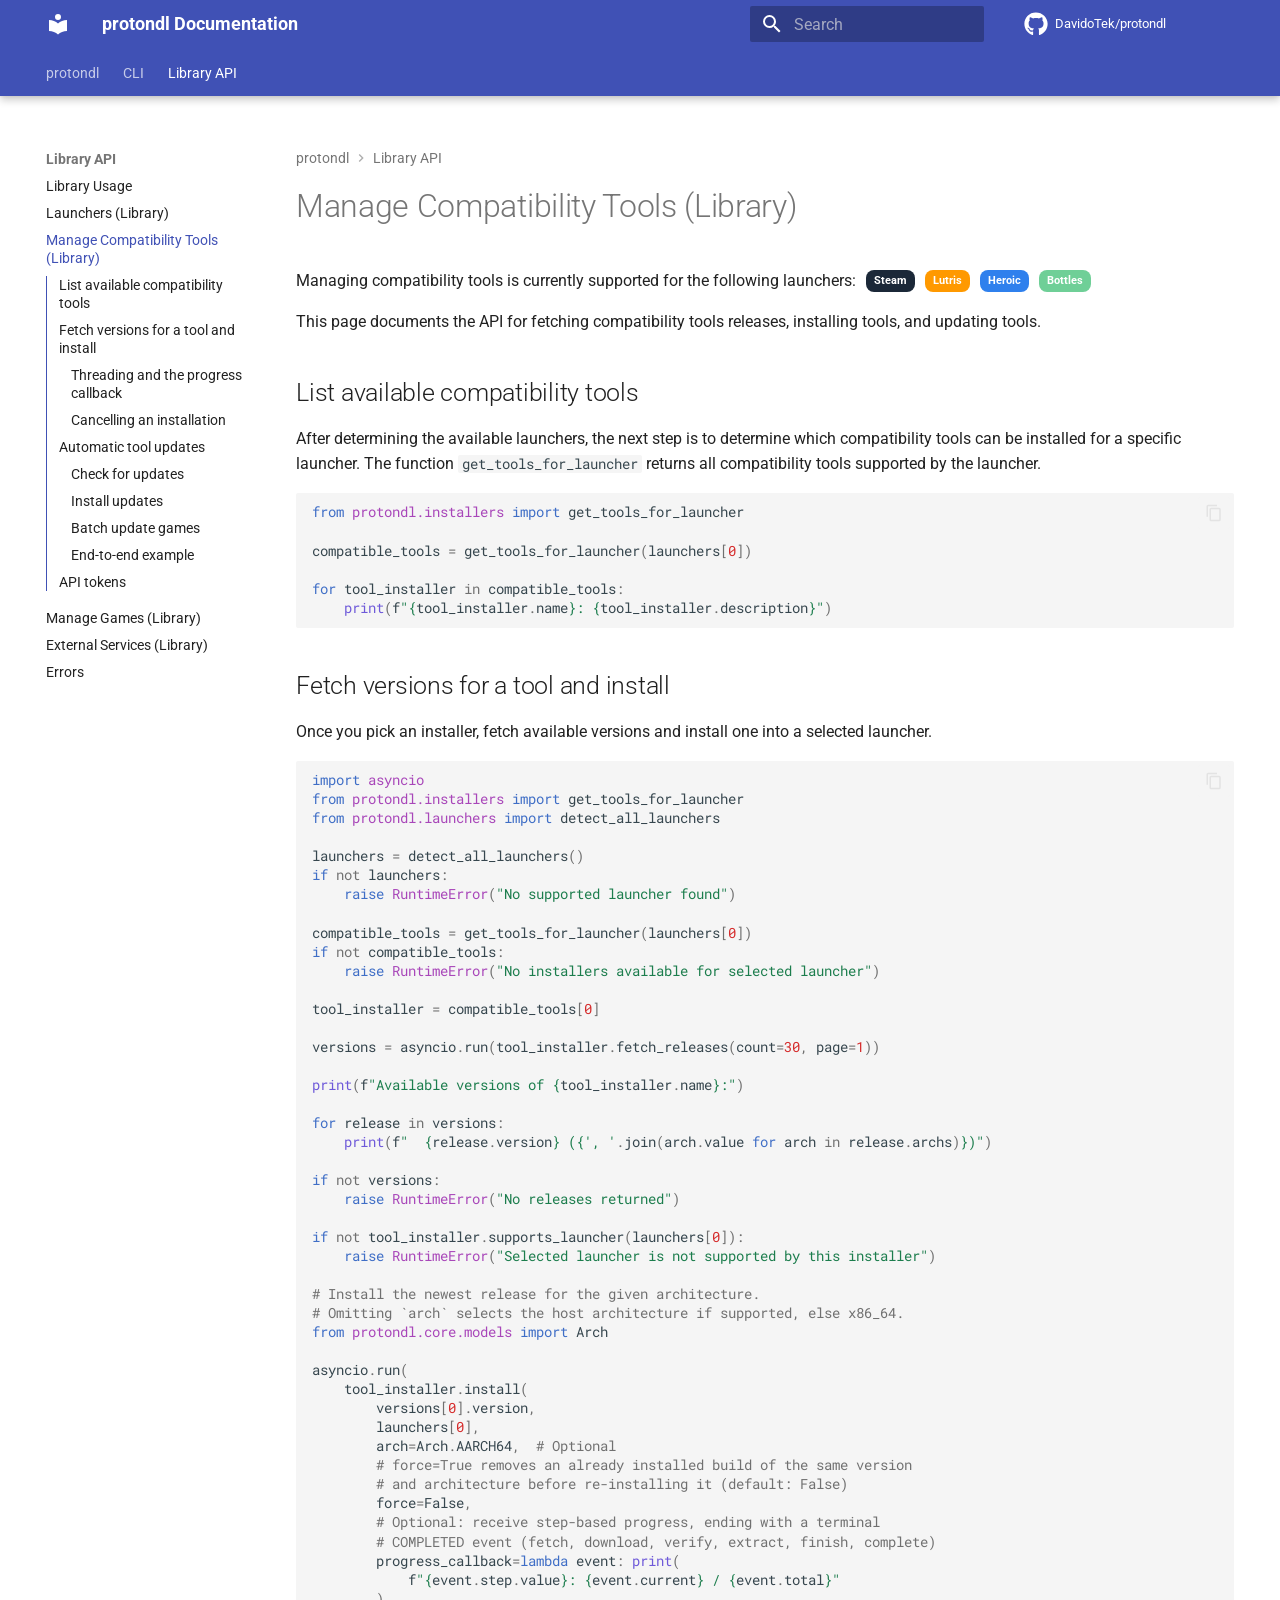
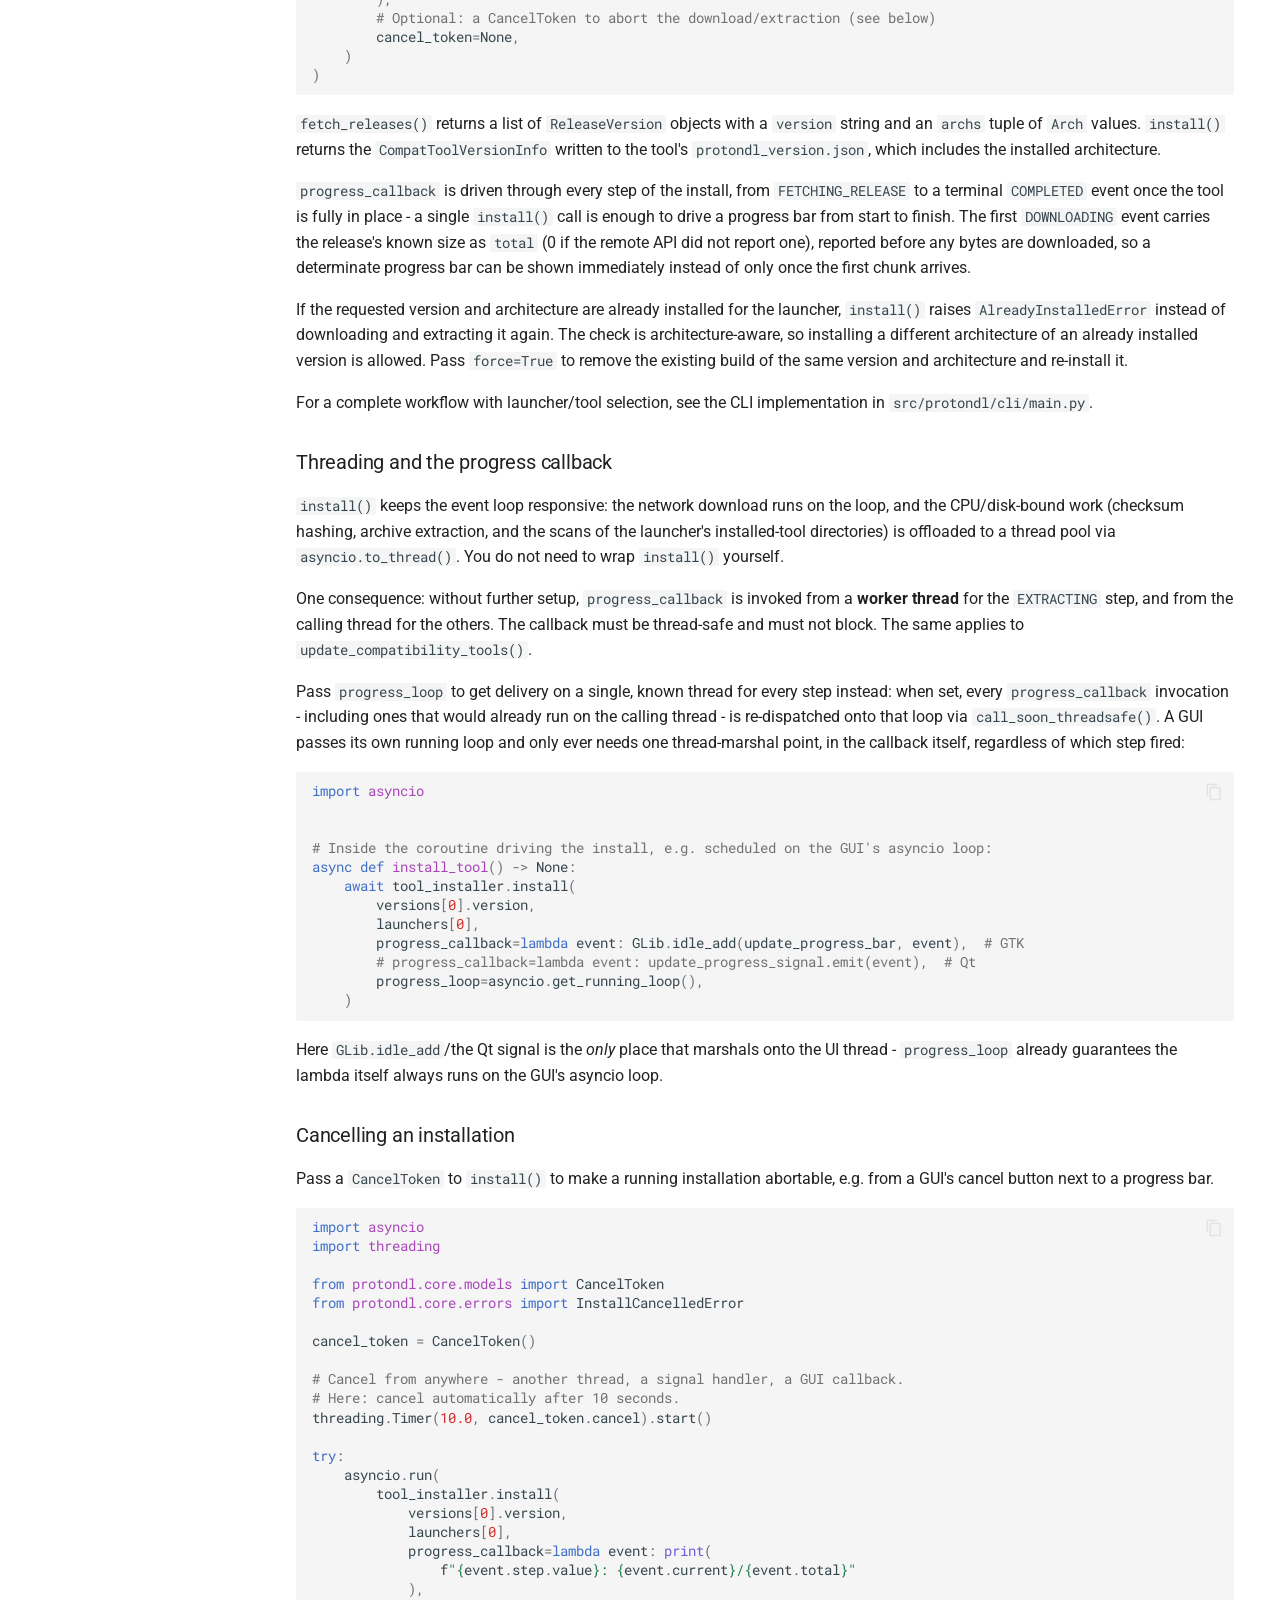
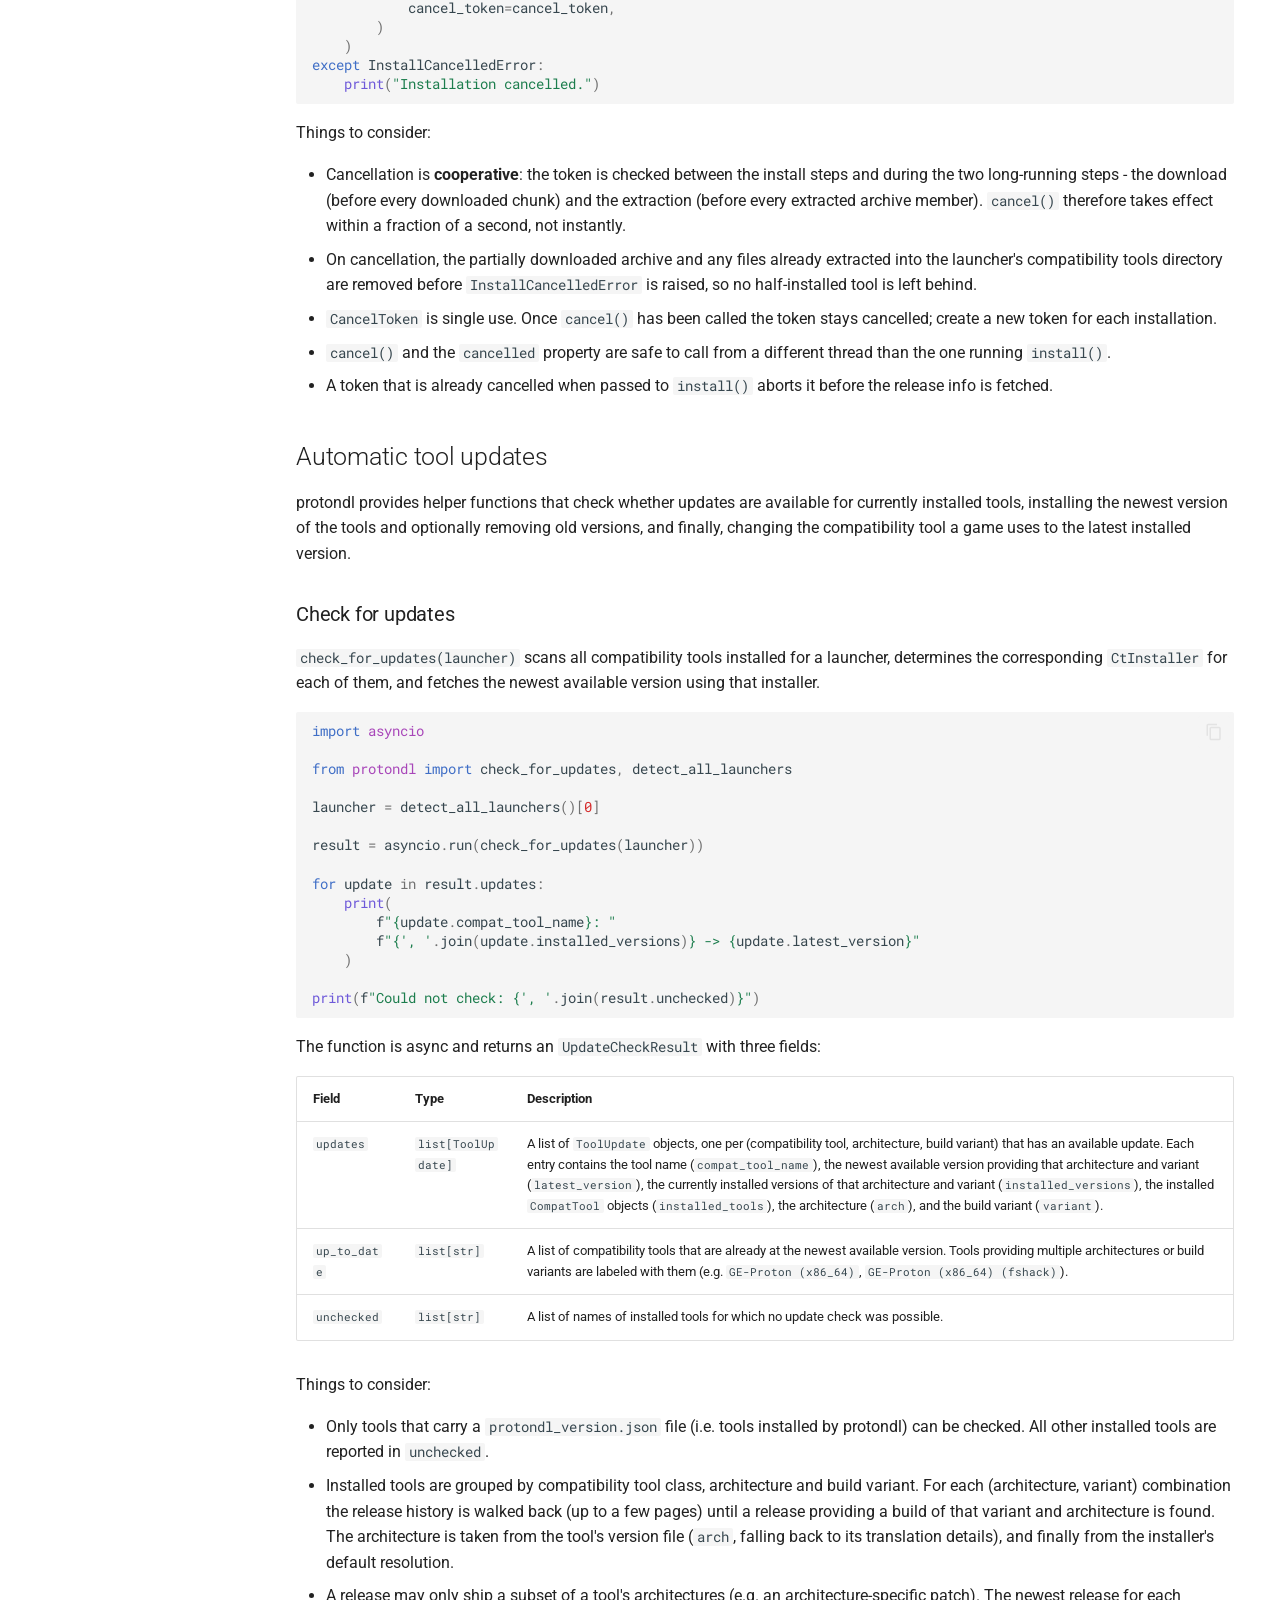
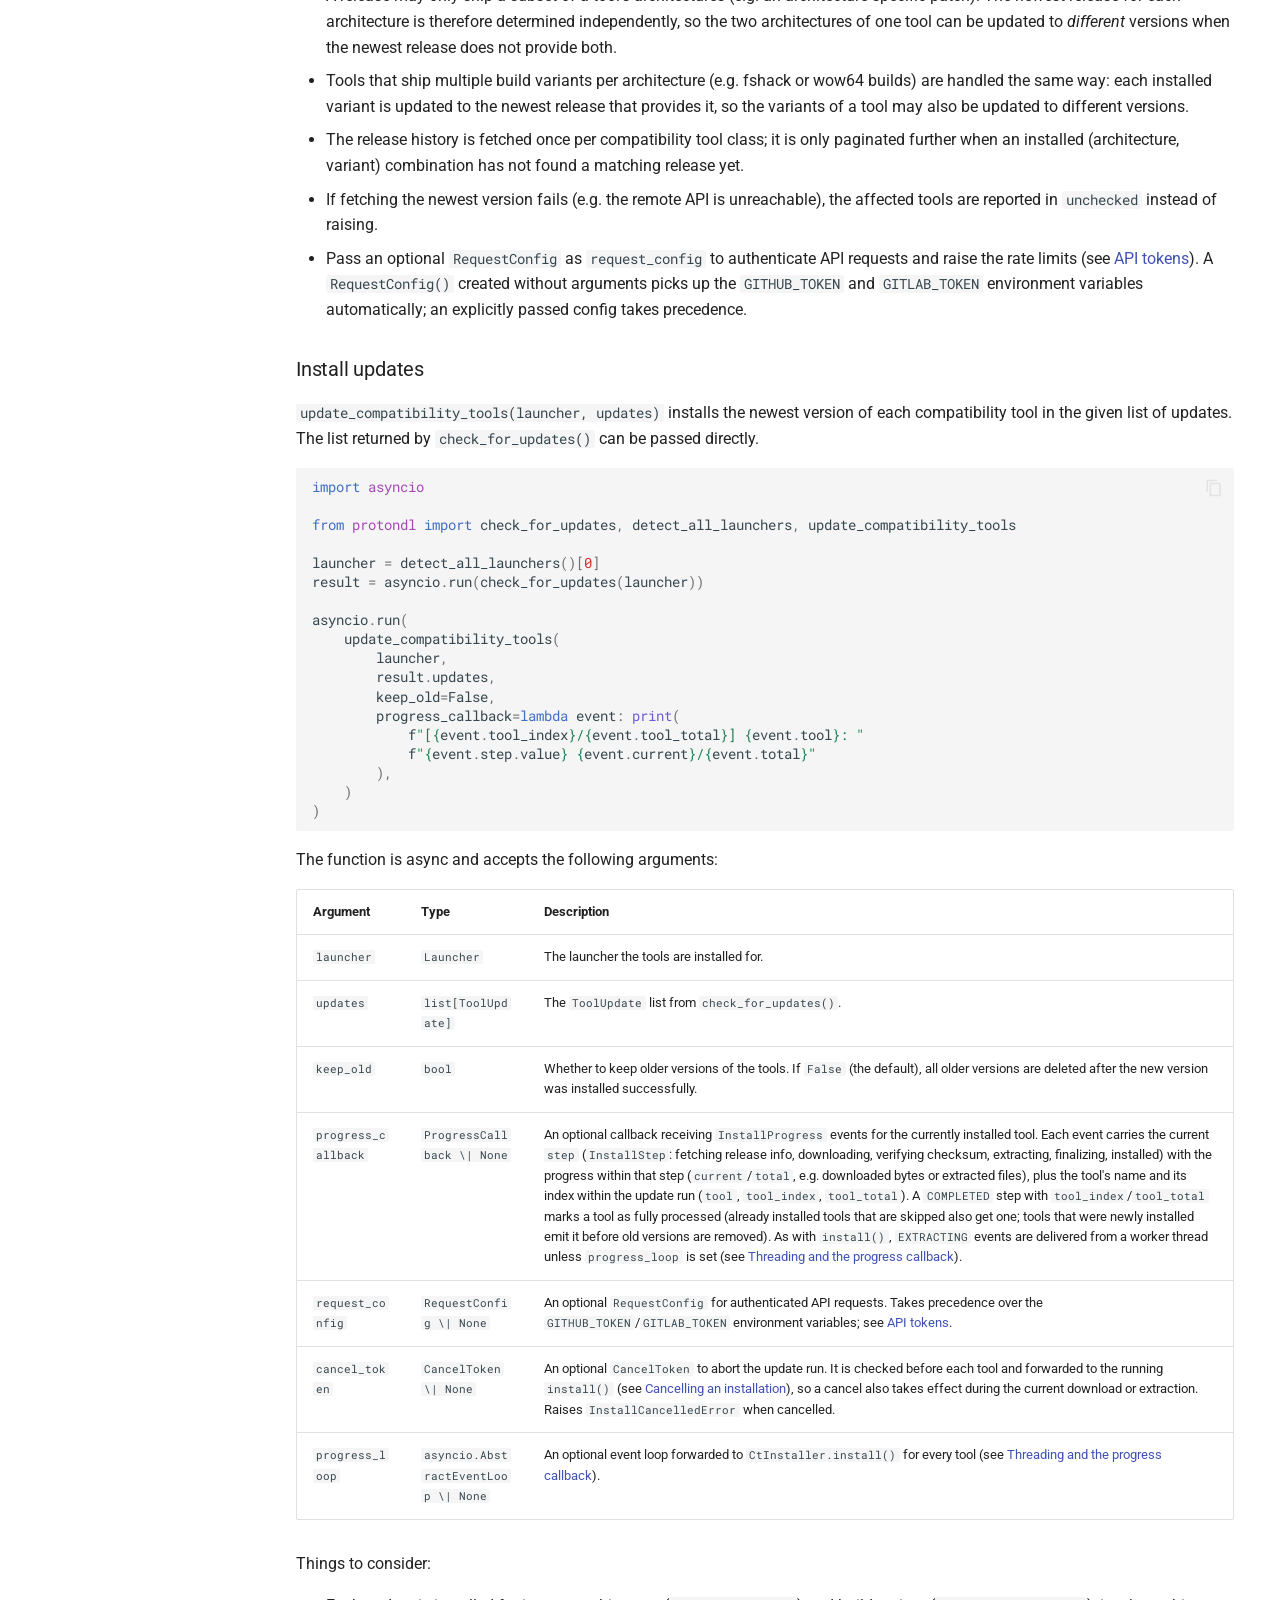
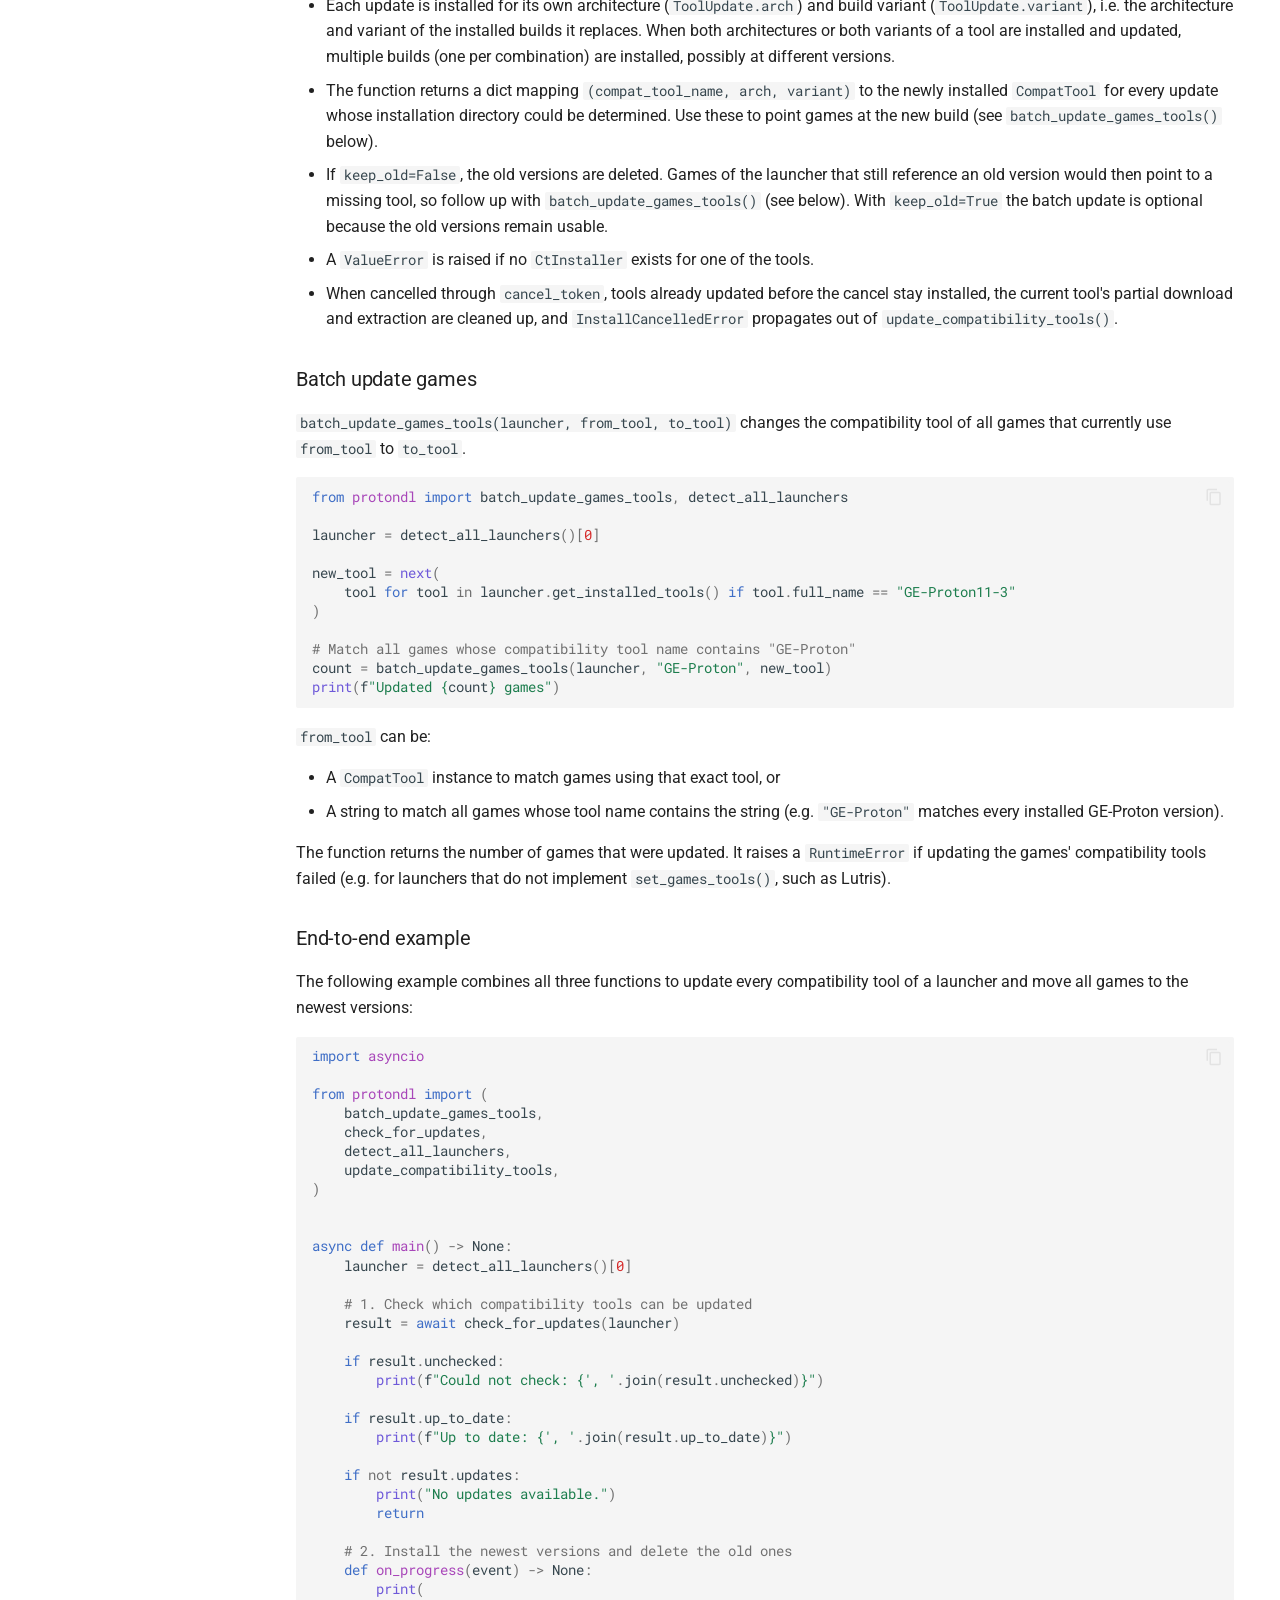
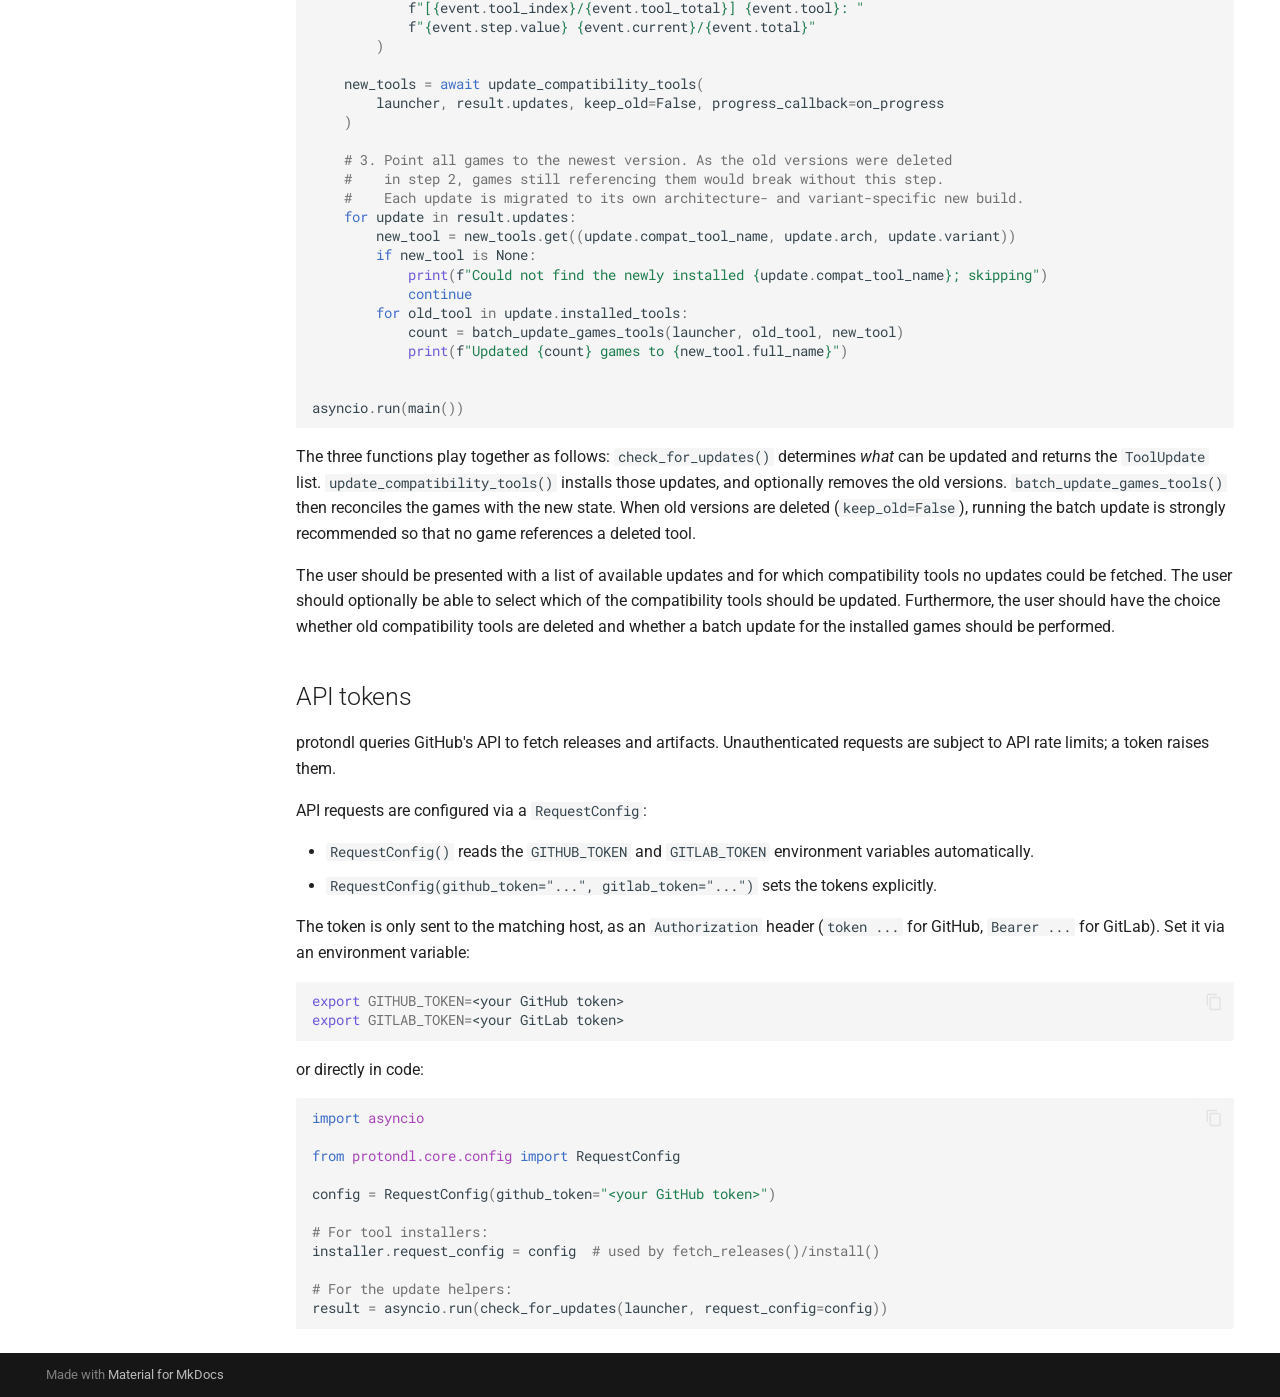
<file: Library_API/20_manage_tools_api/index.html>
<!doctype html>
<html lang="en" class="no-js">
  <head>
    
      <meta charset="utf-8">
      <meta name="viewport" content="width=device-width,initial-scale=1">
      
        <meta name="description" content="Documentation of the protondl library.
Modern, headless, and async-first Python library and CLI for managing Steam & Linux gaming compatibility tools.
">
      
      
      
        <link rel="canonical" href="https://davidotek.github.io/protondl/Library_API/20_manage_tools_api/">
      
      
        <link rel="prev" href="../10_launcher_api/">
      
      
        <link rel="next" href="../30_manage_games_api/">
      
      
        
      
      
      <link rel="icon" href="../../assets/images/favicon.png">
      <meta name="generator" content="mkdocs-1.6.1, mkdocs-material-9.8.1">
    
    
      
        <title>Manage Compatibility Tools (Library) - protondl Documentation</title>
      
    
    
      <link rel="stylesheet" href="../../assets/stylesheets/main.57a0d79d.min.css">
      
      


    
    
      
    
    
      
        
        
        
        <link rel="stylesheet" href="../../assets/external/fonts.googleapis.com/css.49ea35f2.css">
        <style>:root{--md-text-font:"Roboto";--md-code-font:"Roboto Mono"}</style>
      
    
    
      <link rel="stylesheet" href="../../stylesheets/launcher_badges.css">
    
    <script>__md_scope=new URL("../..",location),__md_hash=e=>[...e].reduce(((e,_)=>(e<<5)-e+_.charCodeAt(0)),0),__md_get=(e,_=localStorage,t=__md_scope)=>JSON.parse(_.getItem(t.pathname+"."+e)),__md_set=(e,_,t=localStorage,a=__md_scope)=>{try{t.setItem(a.pathname+"."+e,JSON.stringify(_))}catch(e){}}</script>
    
      

    
    
  </head>
  
  
    <body dir="ltr">
  
    
    <input class="md-toggle" data-md-toggle="drawer" type="checkbox" id="__drawer" autocomplete="off">
    <input class="md-toggle" data-md-toggle="search" type="checkbox" id="__search" autocomplete="off">
    <label class="md-overlay" for="__drawer"></label>
    <div data-md-component="skip">
      
        
        <a href="#manage-compatibility-tools-library" class="md-skip">
          Skip to content
        </a>
      
    </div>
    <div data-md-component="announce">
      
    </div>
    
    
      

  

<header class="md-header md-header--shadow md-header--lifted" data-md-component="header">
  <nav class="md-header__inner md-grid" aria-label="Header">
    <a href="../.." title="protondl Documentation" class="md-header__button md-logo" aria-label="protondl Documentation" data-md-component="logo">
      
  
  <svg xmlns="http://www.w3.org/2000/svg" viewBox="0 0 24 24"><path d="M12 8a3 3 0 0 0 3-3 3 3 0 0 0-3-3 3 3 0 0 0-3 3 3 3 0 0 0 3 3m0 3.54C9.64 9.35 6.5 8 3 8v11c3.5 0 6.64 1.35 9 3.54 2.36-2.19 5.5-3.54 9-3.54V8c-3.5 0-6.64 1.35-9 3.54"/></svg>

    </a>
    <label class="md-header__button md-icon" for="__drawer">
      
      <svg xmlns="http://www.w3.org/2000/svg" viewBox="0 0 24 24"><path d="M3 6h18v2H3zm0 5h18v2H3zm0 5h18v2H3z"/></svg>
    </label>
    <div class="md-header__title" data-md-component="header-title">
      <div class="md-header__ellipsis">
        <div class="md-header__topic">
          <span class="md-ellipsis">
            protondl Documentation
          </span>
        </div>
        <div class="md-header__topic" data-md-component="header-topic">
          <span class="md-ellipsis">
            
              Manage Compatibility Tools (Library)
            
          </span>
        </div>
      </div>
    </div>
    
    
      <script>var palette=__md_get("__palette");if(palette&&palette.color){if("(prefers-color-scheme)"===palette.color.media){var media=matchMedia("(prefers-color-scheme: light)"),input=document.querySelector(media.matches?"[data-md-color-media='(prefers-color-scheme: light)']":"[data-md-color-media='(prefers-color-scheme: dark)']");palette.color.media=input.getAttribute("data-md-color-media"),palette.color.scheme=input.getAttribute("data-md-color-scheme"),palette.color.primary=input.getAttribute("data-md-color-primary"),palette.color.accent=input.getAttribute("data-md-color-accent")}for(var[key,value]of Object.entries(palette.color))document.body.setAttribute("data-md-color-"+key,value)}</script>
    
    
    
      
      
        <label class="md-header__button md-icon" for="__search">
          
          <svg xmlns="http://www.w3.org/2000/svg" viewBox="0 0 24 24"><path d="M9.5 3A6.5 6.5 0 0 1 16 9.5c0 1.61-.59 3.09-1.56 4.23l.27.27h.79l5 5-1.5 1.5-5-5v-.79l-.27-.27A6.52 6.52 0 0 1 9.5 16 6.5 6.5 0 0 1 3 9.5 6.5 6.5 0 0 1 9.5 3m0 2C7 5 5 7 5 9.5S7 14 9.5 14 14 12 14 9.5 12 5 9.5 5"/></svg>
        </label>
        <div class="md-search" data-md-component="search" role="dialog">
  <label class="md-search__overlay" for="__search"></label>
  <div class="md-search__inner" role="search">
    <form class="md-search__form" name="search">
      <input type="text" class="md-search__input" name="query" aria-label="Search" placeholder="Search" autocapitalize="off" autocorrect="off" autocomplete="off" spellcheck="false" data-md-component="search-query" required>
      <label class="md-search__icon md-icon" for="__search">
        
        <svg xmlns="http://www.w3.org/2000/svg" viewBox="0 0 24 24"><path d="M9.5 3A6.5 6.5 0 0 1 16 9.5c0 1.61-.59 3.09-1.56 4.23l.27.27h.79l5 5-1.5 1.5-5-5v-.79l-.27-.27A6.52 6.52 0 0 1 9.5 16 6.5 6.5 0 0 1 3 9.5 6.5 6.5 0 0 1 9.5 3m0 2C7 5 5 7 5 9.5S7 14 9.5 14 14 12 14 9.5 12 5 9.5 5"/></svg>
        
        <svg xmlns="http://www.w3.org/2000/svg" viewBox="0 0 24 24"><path d="M20 11v2H8l5.5 5.5-1.42 1.42L4.16 12l7.92-7.92L13.5 5.5 8 11z"/></svg>
      </label>
      <nav class="md-search__options" aria-label="Search">
        
        <button type="reset" class="md-search__icon md-icon" title="Clear" aria-label="Clear" tabindex="-1">
          
          <svg xmlns="http://www.w3.org/2000/svg" viewBox="0 0 24 24"><path d="M19 6.41 17.59 5 12 10.59 6.41 5 5 6.41 10.59 12 5 17.59 6.41 19 12 13.41 17.59 19 19 17.59 13.41 12z"/></svg>
        </button>
      </nav>
      
    </form>
    <div class="md-search__output">
      <div class="md-search__scrollwrap" tabindex="0" data-md-scrollfix>
        <div class="md-search-result" data-md-component="search-result">
          <div class="md-search-result__meta">
            Initializing search
          </div>
          <ol class="md-search-result__list" role="presentation"></ol>
        </div>
      </div>
    </div>
  </div>
</div>
      
    
    
      <div class="md-header__source">
        <a href="https://github.com/DavidoTek/protondl" title="Go to repository" class="md-source" data-md-component="source">
  <div class="md-source__icon md-icon">
    
    <svg xmlns="http://www.w3.org/2000/svg" viewBox="0 0 512 512"><!--! Font Awesome Free 7.1.0 by @fontawesome - https://fontawesome.com License - https://fontawesome.com/license/free (Icons: CC BY 4.0, Fonts: SIL OFL 1.1, Code: MIT License) Copyright 2025 Fonticons, Inc.--><path d="M173.9 397.4c0 2-2.3 3.6-5.2 3.6-3.3.3-5.6-1.3-5.6-3.6 0-2 2.3-3.6 5.2-3.6 3-.3 5.6 1.3 5.6 3.6m-31.1-4.5c-.7 2 1.3 4.3 4.3 4.9 2.6 1 5.6 0 6.2-2s-1.3-4.3-4.3-5.2c-2.6-.7-5.5.3-6.2 2.3m44.2-1.7c-2.9.7-4.9 2.6-4.6 4.9.3 2 2.9 3.3 5.9 2.6 2.9-.7 4.9-2.6 4.6-4.6-.3-1.9-3-3.2-5.9-2.9M252.8 8C114.1 8 8 113.3 8 252c0 110.9 69.8 205.8 169.5 239.2 12.8 2.3 17.3-5.6 17.3-12.1 0-6.2-.3-40.4-.3-61.4 0 0-70 15-84.7-29.8 0 0-11.4-29.1-27.8-36.6 0 0-22.9-15.7 1.6-15.4 0 0 24.9 2 38.6 25.8 21.9 38.6 58.6 27.5 72.9 20.9 2.3-16 8.8-27.1 16-33.7-55.9-6.2-112.3-14.3-112.3-110.5 0-27.5 7.6-41.3 23.6-58.9-2.6-6.5-11.1-33.3 2.6-67.9 20.9-6.5 69 27 69 27 20-5.6 41.5-8.5 62.8-8.5s42.8 2.9 62.8 8.5c0 0 48.1-33.6 69-27 13.7 34.7 5.2 61.4 2.6 67.9 16 17.7 25.8 31.5 25.8 58.9 0 96.5-58.9 104.2-114.8 110.5 9.2 7.9 17 22.9 17 46.4 0 33.7-.3 75.4-.3 83.6 0 6.5 4.6 14.4 17.3 12.1C436.2 457.8 504 362.9 504 252 504 113.3 391.5 8 252.8 8M105.2 352.9c-1.3 1-1 3.3.7 5.2 1.6 1.6 3.9 2.3 5.2 1 1.3-1 1-3.3-.7-5.2-1.6-1.6-3.9-2.3-5.2-1m-10.8-8.1c-.7 1.3.3 2.9 2.3 3.9 1.6 1 3.6.7 4.3-.7.7-1.3-.3-2.9-2.3-3.9-2-.6-3.6-.3-4.3.7m32.4 35.6c-1.6 1.3-1 4.3 1.3 6.2 2.3 2.3 5.2 2.6 6.5 1 1.3-1.3.7-4.3-1.3-6.2-2.2-2.3-5.2-2.6-6.5-1m-11.4-14.7c-1.6 1-1.6 3.6 0 5.9s4.3 3.3 5.6 2.3c1.6-1.3 1.6-3.9 0-6.2-1.4-2.3-4-3.3-5.6-2"/></svg>
  </div>
  <div class="md-source__repository">
    DavidoTek/protondl
  </div>
</a>
      </div>
    
  </nav>
  
    
      
<nav class="md-tabs" aria-label="Tabs" data-md-component="tabs">
  <div class="md-grid">
    <ul class="md-tabs__list">
      
        
  
  
  
  
    <li class="md-tabs__item">
      <a href="../.." class="md-tabs__link">
        
  
  
    
  
  protondl

      </a>
    </li>
  

      
        
  
  
  
  
    
    
      <li class="md-tabs__item">
        <a href="../../CLI/" class="md-tabs__link">
          
  
  
  CLI

        </a>
      </li>
    
  

      
        
  
  
  
    
  
  
    
    
      <li class="md-tabs__item md-tabs__item--active">
        <a href="../" class="md-tabs__link">
          
  
  
  Library API

        </a>
      </li>
    
  

      
    </ul>
  </div>
</nav>
    
  
</header>
    
    <div class="md-container" data-md-component="container">
      
      
        
      
      <main class="md-main" data-md-component="main">
        <div class="md-main__inner md-grid">
          
            
              
              <div class="md-sidebar md-sidebar--primary" data-md-component="sidebar" data-md-type="navigation" >
                <div class="md-sidebar__scrollwrap">
                  <div class="md-sidebar__inner">
                    


  


  

<nav class="md-nav md-nav--primary md-nav--lifted md-nav--integrated" aria-label="Navigation" data-md-level="0">
  <label class="md-nav__title" for="__drawer">
    <a href="../.." title="protondl Documentation" class="md-nav__button md-logo" aria-label="protondl Documentation" data-md-component="logo">
      
  
  <svg xmlns="http://www.w3.org/2000/svg" viewBox="0 0 24 24"><path d="M12 8a3 3 0 0 0 3-3 3 3 0 0 0-3-3 3 3 0 0 0-3 3 3 3 0 0 0 3 3m0 3.54C9.64 9.35 6.5 8 3 8v11c3.5 0 6.64 1.35 9 3.54 2.36-2.19 5.5-3.54 9-3.54V8c-3.5 0-6.64 1.35-9 3.54"/></svg>

    </a>
    protondl Documentation
  </label>
  
    <div class="md-nav__source">
      <a href="https://github.com/DavidoTek/protondl" title="Go to repository" class="md-source" data-md-component="source">
  <div class="md-source__icon md-icon">
    
    <svg xmlns="http://www.w3.org/2000/svg" viewBox="0 0 512 512"><!--! Font Awesome Free 7.1.0 by @fontawesome - https://fontawesome.com License - https://fontawesome.com/license/free (Icons: CC BY 4.0, Fonts: SIL OFL 1.1, Code: MIT License) Copyright 2025 Fonticons, Inc.--><path d="M173.9 397.4c0 2-2.3 3.6-5.2 3.6-3.3.3-5.6-1.3-5.6-3.6 0-2 2.3-3.6 5.2-3.6 3-.3 5.6 1.3 5.6 3.6m-31.1-4.5c-.7 2 1.3 4.3 4.3 4.9 2.6 1 5.6 0 6.2-2s-1.3-4.3-4.3-5.2c-2.6-.7-5.5.3-6.2 2.3m44.2-1.7c-2.9.7-4.9 2.6-4.6 4.9.3 2 2.9 3.3 5.9 2.6 2.9-.7 4.9-2.6 4.6-4.6-.3-1.9-3-3.2-5.9-2.9M252.8 8C114.1 8 8 113.3 8 252c0 110.9 69.8 205.8 169.5 239.2 12.8 2.3 17.3-5.6 17.3-12.1 0-6.2-.3-40.4-.3-61.4 0 0-70 15-84.7-29.8 0 0-11.4-29.1-27.8-36.6 0 0-22.9-15.7 1.6-15.4 0 0 24.9 2 38.6 25.8 21.9 38.6 58.6 27.5 72.9 20.9 2.3-16 8.8-27.1 16-33.7-55.9-6.2-112.3-14.3-112.3-110.5 0-27.5 7.6-41.3 23.6-58.9-2.6-6.5-11.1-33.3 2.6-67.9 20.9-6.5 69 27 69 27 20-5.6 41.5-8.5 62.8-8.5s42.8 2.9 62.8 8.5c0 0 48.1-33.6 69-27 13.7 34.7 5.2 61.4 2.6 67.9 16 17.7 25.8 31.5 25.8 58.9 0 96.5-58.9 104.2-114.8 110.5 9.2 7.9 17 22.9 17 46.4 0 33.7-.3 75.4-.3 83.6 0 6.5 4.6 14.4 17.3 12.1C436.2 457.8 504 362.9 504 252 504 113.3 391.5 8 252.8 8M105.2 352.9c-1.3 1-1 3.3.7 5.2 1.6 1.6 3.9 2.3 5.2 1 1.3-1 1-3.3-.7-5.2-1.6-1.6-3.9-2.3-5.2-1m-10.8-8.1c-.7 1.3.3 2.9 2.3 3.9 1.6 1 3.6.7 4.3-.7.7-1.3-.3-2.9-2.3-3.9-2-.6-3.6-.3-4.3.7m32.4 35.6c-1.6 1.3-1 4.3 1.3 6.2 2.3 2.3 5.2 2.6 6.5 1 1.3-1.3.7-4.3-1.3-6.2-2.2-2.3-5.2-2.6-6.5-1m-11.4-14.7c-1.6 1-1.6 3.6 0 5.9s4.3 3.3 5.6 2.3c1.6-1.3 1.6-3.9 0-6.2-1.4-2.3-4-3.3-5.6-2"/></svg>
  </div>
  <div class="md-source__repository">
    DavidoTek/protondl
  </div>
</a>
    </div>
  
  <ul class="md-nav__list" data-md-scrollfix>
    
      
      
  
  
  
  
    <li class="md-nav__item">
      <a href="../.." class="md-nav__link">
        
  
  
  <span class="md-ellipsis">
    
  
    protondl
  

    
  </span>
  
  

      </a>
    </li>
  

    
      
      
  
  
  
  
    
    
    
    
      
      
        
      
    
    
    <li class="md-nav__item md-nav__item--nested">
      
        
        
        <input class="md-nav__toggle md-toggle " type="checkbox" id="__nav_2" >
        
          
          <label class="md-nav__link" for="__nav_2" id="__nav_2_label" tabindex="0">
            
  
  
  <span class="md-ellipsis">
    
  
    CLI
  

    
  </span>
  
  

            <span class="md-nav__icon md-icon"></span>
          </label>
        
        <nav class="md-nav" data-md-level="1" aria-labelledby="__nav_2_label" aria-expanded="false">
          <label class="md-nav__title" for="__nav_2">
            <span class="md-nav__icon md-icon"></span>
            
  
    CLI
  

          </label>
          <ul class="md-nav__list" data-md-scrollfix>
            
              
                
  
  
  
  
    <li class="md-nav__item">
      <a href="../../CLI/" class="md-nav__link">
        
  
  
  <span class="md-ellipsis">
    
  
    CLI Usage
  

    
  </span>
  
  

      </a>
    </li>
  

              
            
              
                
  
  
  
  
    <li class="md-nav__item">
      <a href="../../CLI/10_manage_tools/" class="md-nav__link">
        
  
  
  <span class="md-ellipsis">
    
  
    Manage Tools
  

    
  </span>
  
  

      </a>
    </li>
  

              
            
              
                
  
  
  
  
    <li class="md-nav__item">
      <a href="../../CLI/20_manage_games/" class="md-nav__link">
        
  
  
  <span class="md-ellipsis">
    
  
    Manage Games
  

    
  </span>
  
  

      </a>
    </li>
  

              
            
              
                
  
  
  
  
    <li class="md-nav__item">
      <a href="../../CLI/40_external_services/" class="md-nav__link">
        
  
  
  <span class="md-ellipsis">
    
  
    External Services
  

    
  </span>
  
  

      </a>
    </li>
  

              
            
          </ul>
        </nav>
      
    </li>
  

    
      
      
  
  
    
  
  
  
    
    
    
    
      
        
        
      
      
        
      
    
    
    <li class="md-nav__item md-nav__item--active md-nav__item--section md-nav__item--nested">
      
        
        
        <input class="md-nav__toggle md-toggle " type="checkbox" id="__nav_3" checked>
        
          
          <label class="md-nav__link" for="__nav_3" id="__nav_3_label" tabindex="">
            
  
  
  <span class="md-ellipsis">
    
  
    Library API
  

    
  </span>
  
  

            <span class="md-nav__icon md-icon"></span>
          </label>
        
        <nav class="md-nav" data-md-level="1" aria-labelledby="__nav_3_label" aria-expanded="true">
          <label class="md-nav__title" for="__nav_3">
            <span class="md-nav__icon md-icon"></span>
            
  
    Library API
  

          </label>
          <ul class="md-nav__list" data-md-scrollfix>
            
              
                
  
  
  
  
    <li class="md-nav__item">
      <a href="../" class="md-nav__link">
        
  
  
  <span class="md-ellipsis">
    
  
    Library Usage
  

    
  </span>
  
  

      </a>
    </li>
  

              
            
              
                
  
  
  
  
    <li class="md-nav__item">
      <a href="../10_launcher_api/" class="md-nav__link">
        
  
  
  <span class="md-ellipsis">
    
  
    Launchers (Library)
  

    
  </span>
  
  

      </a>
    </li>
  

              
            
              
                
  
  
    
  
  
  
    <li class="md-nav__item md-nav__item--active">
      
      <input class="md-nav__toggle md-toggle" type="checkbox" id="__toc">
      
      
        
      
      
        <label class="md-nav__link md-nav__link--active" for="__toc">
          
  
  
  <span class="md-ellipsis">
    
  
    Manage Compatibility Tools (Library)
  

    
  </span>
  
  

          <span class="md-nav__icon md-icon"></span>
        </label>
      
      <a href="./" class="md-nav__link md-nav__link--active">
        
  
  
  <span class="md-ellipsis">
    
  
    Manage Compatibility Tools (Library)
  

    
  </span>
  
  

      </a>
      
        

<nav class="md-nav md-nav--secondary" aria-label="Table of contents">
  
  
  
    
  
  
    <label class="md-nav__title" for="__toc">
      <span class="md-nav__icon md-icon"></span>
      Table of contents
    </label>
    <ul class="md-nav__list" data-md-component="toc" data-md-scrollfix>
      
        <li class="md-nav__item">
  <a href="#list-available-compatibility-tools" class="md-nav__link">
    <span class="md-ellipsis">
      
        List available compatibility tools
      
    </span>
  </a>
  
</li>
      
        <li class="md-nav__item">
  <a href="#fetch-versions-for-a-tool-and-install" class="md-nav__link">
    <span class="md-ellipsis">
      
        Fetch versions for a tool and install
      
    </span>
  </a>
  
    <nav class="md-nav" aria-label="Fetch versions for a tool and install">
      <ul class="md-nav__list">
        
          <li class="md-nav__item">
  <a href="#threading-and-the-progress-callback" class="md-nav__link">
    <span class="md-ellipsis">
      
        Threading and the progress callback
      
    </span>
  </a>
  
</li>
        
          <li class="md-nav__item">
  <a href="#cancelling-an-installation" class="md-nav__link">
    <span class="md-ellipsis">
      
        Cancelling an installation
      
    </span>
  </a>
  
</li>
        
      </ul>
    </nav>
  
</li>
      
        <li class="md-nav__item">
  <a href="#automatic-tool-updates" class="md-nav__link">
    <span class="md-ellipsis">
      
        Automatic tool updates
      
    </span>
  </a>
  
    <nav class="md-nav" aria-label="Automatic tool updates">
      <ul class="md-nav__list">
        
          <li class="md-nav__item">
  <a href="#check-for-updates" class="md-nav__link">
    <span class="md-ellipsis">
      
        Check for updates
      
    </span>
  </a>
  
</li>
        
          <li class="md-nav__item">
  <a href="#install-updates" class="md-nav__link">
    <span class="md-ellipsis">
      
        Install updates
      
    </span>
  </a>
  
</li>
        
          <li class="md-nav__item">
  <a href="#batch-update-games" class="md-nav__link">
    <span class="md-ellipsis">
      
        Batch update games
      
    </span>
  </a>
  
</li>
        
          <li class="md-nav__item">
  <a href="#end-to-end-example" class="md-nav__link">
    <span class="md-ellipsis">
      
        End-to-end example
      
    </span>
  </a>
  
</li>
        
      </ul>
    </nav>
  
</li>
      
        <li class="md-nav__item">
  <a href="#api-tokens" class="md-nav__link">
    <span class="md-ellipsis">
      
        API tokens
      
    </span>
  </a>
  
</li>
      
    </ul>
  
</nav>
      
    </li>
  

              
            
              
                
  
  
  
  
    <li class="md-nav__item">
      <a href="../30_manage_games_api/" class="md-nav__link">
        
  
  
  <span class="md-ellipsis">
    
  
    Manage Games (Library)
  

    
  </span>
  
  

      </a>
    </li>
  

              
            
              
                
  
  
  
  
    <li class="md-nav__item">
      <a href="../40_external_services_api/" class="md-nav__link">
        
  
  
  <span class="md-ellipsis">
    
  
    External Services (Library)
  

    
  </span>
  
  

      </a>
    </li>
  

              
            
              
                
  
  
  
  
    <li class="md-nav__item">
      <a href="../50_errors/" class="md-nav__link">
        
  
  
  <span class="md-ellipsis">
    
  
    Errors
  

    
  </span>
  
  

      </a>
    </li>
  

              
            
          </ul>
        </nav>
      
    </li>
  

    
  </ul>
</nav>
                  </div>
                </div>
              </div>
            
            
          
          
            <div class="md-content" data-md-component="content">
              
                



  


  <nav class="md-path" aria-label="Navigation" >
    <ol class="md-path__list">
      
        
  
  
    <li class="md-path__item">
      <a href="../.." class="md-path__link">
        
  <span class="md-ellipsis">
    protondl
  </span>

      </a>
    </li>
  

      
      
        
  
  
    
    
      <li class="md-path__item">
        <a href="../" class="md-path__link">
          
  <span class="md-ellipsis">
    Library API
  </span>

        </a>
      </li>
    
  

      
    </ol>
  </nav>

              
              <article class="md-content__inner md-typeset">
                
                  


  
  


<h1 id="manage-compatibility-tools-library">Manage Compatibility Tools (Library)</h1>
<p>Managing compatibility tools is currently supported for the following launchers:
<span class="badge steam">Steam</span> <span class="badge lutris">Lutris</span>
<span class="badge heroic">Heroic</span> <span class="badge bottles">Bottles</span></p>
<p>This page documents the API for fetching compatibility tools releases, installing tools, and updating tools.</p>
<h2 id="list-available-compatibility-tools">List available compatibility tools</h2>
<p>After determining the available launchers, the next step is to determine which compatibility tools
can be installed for a specific launcher.
The function <code>get_tools_for_launcher</code> returns all compatibility tools supported by the launcher.</p>
<div class="language-python highlight"><pre><span></span><code><span id="__span-0-1"><a id="__codelineno-0-1" name="__codelineno-0-1" href="#__codelineno-0-1"></a><span class="kn">from</span><span class="w"> </span><span class="nn">protondl.installers</span><span class="w"> </span><span class="kn">import</span> <span class="n">get_tools_for_launcher</span>
</span><span id="__span-0-2"><a id="__codelineno-0-2" name="__codelineno-0-2" href="#__codelineno-0-2"></a>
</span><span id="__span-0-3"><a id="__codelineno-0-3" name="__codelineno-0-3" href="#__codelineno-0-3"></a><span class="n">compatible_tools</span> <span class="o">=</span> <span class="n">get_tools_for_launcher</span><span class="p">(</span><span class="n">launchers</span><span class="p">[</span><span class="mi">0</span><span class="p">])</span>
</span><span id="__span-0-4"><a id="__codelineno-0-4" name="__codelineno-0-4" href="#__codelineno-0-4"></a>
</span><span id="__span-0-5"><a id="__codelineno-0-5" name="__codelineno-0-5" href="#__codelineno-0-5"></a><span class="k">for</span> <span class="n">tool_installer</span> <span class="ow">in</span> <span class="n">compatible_tools</span><span class="p">:</span>
</span><span id="__span-0-6"><a id="__codelineno-0-6" name="__codelineno-0-6" href="#__codelineno-0-6"></a>    <span class="nb">print</span><span class="p">(</span><span class="sa">f</span><span class="s2">"</span><span class="si">{</span><span class="n">tool_installer</span><span class="o">.</span><span class="n">name</span><span class="si">}</span><span class="s2">: </span><span class="si">{</span><span class="n">tool_installer</span><span class="o">.</span><span class="n">description</span><span class="si">}</span><span class="s2">"</span><span class="p">)</span>
</span></code></pre></div>
<h2 id="fetch-versions-for-a-tool-and-install">Fetch versions for a tool and install</h2>
<p>Once you pick an installer, fetch available versions and install one into a selected launcher.</p>
<div class="language-python highlight"><pre><span></span><code><span id="__span-1-1"><a id="__codelineno-1-1" name="__codelineno-1-1" href="#__codelineno-1-1"></a><span class="kn">import</span><span class="w"> </span><span class="nn">asyncio</span>
</span><span id="__span-1-2"><a id="__codelineno-1-2" name="__codelineno-1-2" href="#__codelineno-1-2"></a><span class="kn">from</span><span class="w"> </span><span class="nn">protondl.installers</span><span class="w"> </span><span class="kn">import</span> <span class="n">get_tools_for_launcher</span>
</span><span id="__span-1-3"><a id="__codelineno-1-3" name="__codelineno-1-3" href="#__codelineno-1-3"></a><span class="kn">from</span><span class="w"> </span><span class="nn">protondl.launchers</span><span class="w"> </span><span class="kn">import</span> <span class="n">detect_all_launchers</span>
</span><span id="__span-1-4"><a id="__codelineno-1-4" name="__codelineno-1-4" href="#__codelineno-1-4"></a>
</span><span id="__span-1-5"><a id="__codelineno-1-5" name="__codelineno-1-5" href="#__codelineno-1-5"></a><span class="n">launchers</span> <span class="o">=</span> <span class="n">detect_all_launchers</span><span class="p">()</span>
</span><span id="__span-1-6"><a id="__codelineno-1-6" name="__codelineno-1-6" href="#__codelineno-1-6"></a><span class="k">if</span> <span class="ow">not</span> <span class="n">launchers</span><span class="p">:</span>
</span><span id="__span-1-7"><a id="__codelineno-1-7" name="__codelineno-1-7" href="#__codelineno-1-7"></a>    <span class="k">raise</span> <span class="ne">RuntimeError</span><span class="p">(</span><span class="s2">"No supported launcher found"</span><span class="p">)</span>
</span><span id="__span-1-8"><a id="__codelineno-1-8" name="__codelineno-1-8" href="#__codelineno-1-8"></a>
</span><span id="__span-1-9"><a id="__codelineno-1-9" name="__codelineno-1-9" href="#__codelineno-1-9"></a><span class="n">compatible_tools</span> <span class="o">=</span> <span class="n">get_tools_for_launcher</span><span class="p">(</span><span class="n">launchers</span><span class="p">[</span><span class="mi">0</span><span class="p">])</span>
</span><span id="__span-1-10"><a id="__codelineno-1-10" name="__codelineno-1-10" href="#__codelineno-1-10"></a><span class="k">if</span> <span class="ow">not</span> <span class="n">compatible_tools</span><span class="p">:</span>
</span><span id="__span-1-11"><a id="__codelineno-1-11" name="__codelineno-1-11" href="#__codelineno-1-11"></a>    <span class="k">raise</span> <span class="ne">RuntimeError</span><span class="p">(</span><span class="s2">"No installers available for selected launcher"</span><span class="p">)</span>
</span><span id="__span-1-12"><a id="__codelineno-1-12" name="__codelineno-1-12" href="#__codelineno-1-12"></a>
</span><span id="__span-1-13"><a id="__codelineno-1-13" name="__codelineno-1-13" href="#__codelineno-1-13"></a><span class="n">tool_installer</span> <span class="o">=</span> <span class="n">compatible_tools</span><span class="p">[</span><span class="mi">0</span><span class="p">]</span>
</span><span id="__span-1-14"><a id="__codelineno-1-14" name="__codelineno-1-14" href="#__codelineno-1-14"></a>
</span><span id="__span-1-15"><a id="__codelineno-1-15" name="__codelineno-1-15" href="#__codelineno-1-15"></a><span class="n">versions</span> <span class="o">=</span> <span class="n">asyncio</span><span class="o">.</span><span class="n">run</span><span class="p">(</span><span class="n">tool_installer</span><span class="o">.</span><span class="n">fetch_releases</span><span class="p">(</span><span class="n">count</span><span class="o">=</span><span class="mi">30</span><span class="p">,</span> <span class="n">page</span><span class="o">=</span><span class="mi">1</span><span class="p">))</span>
</span><span id="__span-1-16"><a id="__codelineno-1-16" name="__codelineno-1-16" href="#__codelineno-1-16"></a>
</span><span id="__span-1-17"><a id="__codelineno-1-17" name="__codelineno-1-17" href="#__codelineno-1-17"></a><span class="nb">print</span><span class="p">(</span><span class="sa">f</span><span class="s2">"Available versions of </span><span class="si">{</span><span class="n">tool_installer</span><span class="o">.</span><span class="n">name</span><span class="si">}</span><span class="s2">:"</span><span class="p">)</span>
</span><span id="__span-1-18"><a id="__codelineno-1-18" name="__codelineno-1-18" href="#__codelineno-1-18"></a>
</span><span id="__span-1-19"><a id="__codelineno-1-19" name="__codelineno-1-19" href="#__codelineno-1-19"></a><span class="k">for</span> <span class="n">release</span> <span class="ow">in</span> <span class="n">versions</span><span class="p">:</span>
</span><span id="__span-1-20"><a id="__codelineno-1-20" name="__codelineno-1-20" href="#__codelineno-1-20"></a>    <span class="nb">print</span><span class="p">(</span><span class="sa">f</span><span class="s2">"  </span><span class="si">{</span><span class="n">release</span><span class="o">.</span><span class="n">version</span><span class="si">}</span><span class="s2"> (</span><span class="si">{</span><span class="s1">', '</span><span class="o">.</span><span class="n">join</span><span class="p">(</span><span class="n">arch</span><span class="o">.</span><span class="n">value</span><span class="w"> </span><span class="k">for</span><span class="w"> </span><span class="n">arch</span><span class="w"> </span><span class="ow">in</span><span class="w"> </span><span class="n">release</span><span class="o">.</span><span class="n">archs</span><span class="p">)</span><span class="si">}</span><span class="s2">)"</span><span class="p">)</span>
</span><span id="__span-1-21"><a id="__codelineno-1-21" name="__codelineno-1-21" href="#__codelineno-1-21"></a>
</span><span id="__span-1-22"><a id="__codelineno-1-22" name="__codelineno-1-22" href="#__codelineno-1-22"></a><span class="k">if</span> <span class="ow">not</span> <span class="n">versions</span><span class="p">:</span>
</span><span id="__span-1-23"><a id="__codelineno-1-23" name="__codelineno-1-23" href="#__codelineno-1-23"></a>    <span class="k">raise</span> <span class="ne">RuntimeError</span><span class="p">(</span><span class="s2">"No releases returned"</span><span class="p">)</span>
</span><span id="__span-1-24"><a id="__codelineno-1-24" name="__codelineno-1-24" href="#__codelineno-1-24"></a>
</span><span id="__span-1-25"><a id="__codelineno-1-25" name="__codelineno-1-25" href="#__codelineno-1-25"></a><span class="k">if</span> <span class="ow">not</span> <span class="n">tool_installer</span><span class="o">.</span><span class="n">supports_launcher</span><span class="p">(</span><span class="n">launchers</span><span class="p">[</span><span class="mi">0</span><span class="p">]):</span>
</span><span id="__span-1-26"><a id="__codelineno-1-26" name="__codelineno-1-26" href="#__codelineno-1-26"></a>    <span class="k">raise</span> <span class="ne">RuntimeError</span><span class="p">(</span><span class="s2">"Selected launcher is not supported by this installer"</span><span class="p">)</span>
</span><span id="__span-1-27"><a id="__codelineno-1-27" name="__codelineno-1-27" href="#__codelineno-1-27"></a>
</span><span id="__span-1-28"><a id="__codelineno-1-28" name="__codelineno-1-28" href="#__codelineno-1-28"></a><span class="c1"># Install the newest release for the given architecture.</span>
</span><span id="__span-1-29"><a id="__codelineno-1-29" name="__codelineno-1-29" href="#__codelineno-1-29"></a><span class="c1"># Omitting `arch` selects the host architecture if supported, else x86_64.</span>
</span><span id="__span-1-30"><a id="__codelineno-1-30" name="__codelineno-1-30" href="#__codelineno-1-30"></a><span class="kn">from</span><span class="w"> </span><span class="nn">protondl.core.models</span><span class="w"> </span><span class="kn">import</span> <span class="n">Arch</span>
</span><span id="__span-1-31"><a id="__codelineno-1-31" name="__codelineno-1-31" href="#__codelineno-1-31"></a>
</span><span id="__span-1-32"><a id="__codelineno-1-32" name="__codelineno-1-32" href="#__codelineno-1-32"></a><span class="n">asyncio</span><span class="o">.</span><span class="n">run</span><span class="p">(</span>
</span><span id="__span-1-33"><a id="__codelineno-1-33" name="__codelineno-1-33" href="#__codelineno-1-33"></a>    <span class="n">tool_installer</span><span class="o">.</span><span class="n">install</span><span class="p">(</span>
</span><span id="__span-1-34"><a id="__codelineno-1-34" name="__codelineno-1-34" href="#__codelineno-1-34"></a>        <span class="n">versions</span><span class="p">[</span><span class="mi">0</span><span class="p">]</span><span class="o">.</span><span class="n">version</span><span class="p">,</span>
</span><span id="__span-1-35"><a id="__codelineno-1-35" name="__codelineno-1-35" href="#__codelineno-1-35"></a>        <span class="n">launchers</span><span class="p">[</span><span class="mi">0</span><span class="p">],</span>
</span><span id="__span-1-36"><a id="__codelineno-1-36" name="__codelineno-1-36" href="#__codelineno-1-36"></a>        <span class="n">arch</span><span class="o">=</span><span class="n">Arch</span><span class="o">.</span><span class="n">AARCH64</span><span class="p">,</span>  <span class="c1"># Optional</span>
</span><span id="__span-1-37"><a id="__codelineno-1-37" name="__codelineno-1-37" href="#__codelineno-1-37"></a>        <span class="c1"># force=True removes an already installed build of the same version</span>
</span><span id="__span-1-38"><a id="__codelineno-1-38" name="__codelineno-1-38" href="#__codelineno-1-38"></a>        <span class="c1"># and architecture before re-installing it (default: False)</span>
</span><span id="__span-1-39"><a id="__codelineno-1-39" name="__codelineno-1-39" href="#__codelineno-1-39"></a>        <span class="n">force</span><span class="o">=</span><span class="kc">False</span><span class="p">,</span>
</span><span id="__span-1-40"><a id="__codelineno-1-40" name="__codelineno-1-40" href="#__codelineno-1-40"></a>        <span class="c1"># Optional: receive step-based progress, ending with a terminal</span>
</span><span id="__span-1-41"><a id="__codelineno-1-41" name="__codelineno-1-41" href="#__codelineno-1-41"></a>        <span class="c1"># COMPLETED event (fetch, download, verify, extract, finish, complete)</span>
</span><span id="__span-1-42"><a id="__codelineno-1-42" name="__codelineno-1-42" href="#__codelineno-1-42"></a>        <span class="n">progress_callback</span><span class="o">=</span><span class="k">lambda</span> <span class="n">event</span><span class="p">:</span> <span class="nb">print</span><span class="p">(</span>
</span><span id="__span-1-43"><a id="__codelineno-1-43" name="__codelineno-1-43" href="#__codelineno-1-43"></a>            <span class="sa">f</span><span class="s2">"</span><span class="si">{</span><span class="n">event</span><span class="o">.</span><span class="n">step</span><span class="o">.</span><span class="n">value</span><span class="si">}</span><span class="s2">: </span><span class="si">{</span><span class="n">event</span><span class="o">.</span><span class="n">current</span><span class="si">}</span><span class="s2"> / </span><span class="si">{</span><span class="n">event</span><span class="o">.</span><span class="n">total</span><span class="si">}</span><span class="s2">"</span>
</span><span id="__span-1-44"><a id="__codelineno-1-44" name="__codelineno-1-44" href="#__codelineno-1-44"></a>        <span class="p">),</span>
</span><span id="__span-1-45"><a id="__codelineno-1-45" name="__codelineno-1-45" href="#__codelineno-1-45"></a>        <span class="c1"># Optional: a CancelToken to abort the download/extraction (see below)</span>
</span><span id="__span-1-46"><a id="__codelineno-1-46" name="__codelineno-1-46" href="#__codelineno-1-46"></a>        <span class="n">cancel_token</span><span class="o">=</span><span class="kc">None</span><span class="p">,</span>
</span><span id="__span-1-47"><a id="__codelineno-1-47" name="__codelineno-1-47" href="#__codelineno-1-47"></a>    <span class="p">)</span>
</span><span id="__span-1-48"><a id="__codelineno-1-48" name="__codelineno-1-48" href="#__codelineno-1-48"></a><span class="p">)</span>
</span></code></pre></div>
<p><code>fetch_releases()</code> returns a list of <code>ReleaseVersion</code> objects with a <code>version</code> string and an
<code>archs</code> tuple of <code>Arch</code> values. <code>install()</code> returns the <code>CompatToolVersionInfo</code> written to the
tool's <code>protondl_version.json</code>, which includes the installed architecture.</p>
<p><code>progress_callback</code> is driven through every step of the install, from <code>FETCHING_RELEASE</code> to a
terminal <code>COMPLETED</code> event once the tool is fully in place - a single <code>install()</code> call is enough
to drive a progress bar from start to finish. The first <code>DOWNLOADING</code> event carries the release's
known size as <code>total</code> (0 if the remote API did not report one), reported before any bytes are
downloaded, so a determinate progress bar can be shown immediately instead of only once the first
chunk arrives.</p>
<p>If the requested version and architecture are already installed for the launcher,
<code>install()</code> raises <code>AlreadyInstalledError</code> instead of downloading and extracting it
again. The check is architecture-aware, so installing a different architecture of an
already installed version is allowed. Pass <code>force=True</code> to remove the existing build
of the same version and architecture and re-install it.</p>
<p>For a complete workflow with launcher/tool selection, see the CLI implementation in <code>src/protondl/cli/main.py</code>.</p>
<h3 id="threading-and-the-progress-callback">Threading and the progress callback</h3>
<p><code>install()</code> keeps the event loop responsive: the network download runs on the loop,
and the CPU/disk-bound work (checksum hashing, archive extraction, and the scans of
the launcher's installed-tool directories) is offloaded to a thread pool via
<code>asyncio.to_thread()</code>. You do not need to wrap <code>install()</code> yourself.</p>
<p>One consequence: without further setup, <code>progress_callback</code> is invoked from a
<strong>worker thread</strong> for the <code>EXTRACTING</code> step, and from the calling thread for the
others. The callback must be thread-safe and must not block. The same applies to
<code>update_compatibility_tools()</code>.</p>
<p>Pass <code>progress_loop</code> to get delivery on a single, known thread for every step instead:
when set, every <code>progress_callback</code> invocation - including ones that would already run
on the calling thread - is re-dispatched onto that loop via <code>call_soon_threadsafe()</code>.
A GUI passes its own running loop and only ever needs one thread-marshal point, in the
callback itself, regardless of which step fired:</p>
<div class="language-python highlight"><pre><span></span><code><span id="__span-2-1"><a id="__codelineno-2-1" name="__codelineno-2-1" href="#__codelineno-2-1"></a><span class="kn">import</span><span class="w"> </span><span class="nn">asyncio</span>
</span><span id="__span-2-2"><a id="__codelineno-2-2" name="__codelineno-2-2" href="#__codelineno-2-2"></a>
</span><span id="__span-2-3"><a id="__codelineno-2-3" name="__codelineno-2-3" href="#__codelineno-2-3"></a>
</span><span id="__span-2-4"><a id="__codelineno-2-4" name="__codelineno-2-4" href="#__codelineno-2-4"></a><span class="c1"># Inside the coroutine driving the install, e.g. scheduled on the GUI's asyncio loop:</span>
</span><span id="__span-2-5"><a id="__codelineno-2-5" name="__codelineno-2-5" href="#__codelineno-2-5"></a><span class="k">async</span> <span class="k">def</span><span class="w"> </span><span class="nf">install_tool</span><span class="p">()</span> <span class="o">-&gt;</span> <span class="kc">None</span><span class="p">:</span>
</span><span id="__span-2-6"><a id="__codelineno-2-6" name="__codelineno-2-6" href="#__codelineno-2-6"></a>    <span class="k">await</span> <span class="n">tool_installer</span><span class="o">.</span><span class="n">install</span><span class="p">(</span>
</span><span id="__span-2-7"><a id="__codelineno-2-7" name="__codelineno-2-7" href="#__codelineno-2-7"></a>        <span class="n">versions</span><span class="p">[</span><span class="mi">0</span><span class="p">]</span><span class="o">.</span><span class="n">version</span><span class="p">,</span>
</span><span id="__span-2-8"><a id="__codelineno-2-8" name="__codelineno-2-8" href="#__codelineno-2-8"></a>        <span class="n">launchers</span><span class="p">[</span><span class="mi">0</span><span class="p">],</span>
</span><span id="__span-2-9"><a id="__codelineno-2-9" name="__codelineno-2-9" href="#__codelineno-2-9"></a>        <span class="n">progress_callback</span><span class="o">=</span><span class="k">lambda</span> <span class="n">event</span><span class="p">:</span> <span class="n">GLib</span><span class="o">.</span><span class="n">idle_add</span><span class="p">(</span><span class="n">update_progress_bar</span><span class="p">,</span> <span class="n">event</span><span class="p">),</span>  <span class="c1"># GTK</span>
</span><span id="__span-2-10"><a id="__codelineno-2-10" name="__codelineno-2-10" href="#__codelineno-2-10"></a>        <span class="c1"># progress_callback=lambda event: update_progress_signal.emit(event),  # Qt</span>
</span><span id="__span-2-11"><a id="__codelineno-2-11" name="__codelineno-2-11" href="#__codelineno-2-11"></a>        <span class="n">progress_loop</span><span class="o">=</span><span class="n">asyncio</span><span class="o">.</span><span class="n">get_running_loop</span><span class="p">(),</span>
</span><span id="__span-2-12"><a id="__codelineno-2-12" name="__codelineno-2-12" href="#__codelineno-2-12"></a>    <span class="p">)</span>
</span></code></pre></div>
<p>Here <code>GLib.idle_add</code>/the Qt signal is the <em>only</em> place that marshals onto the UI thread -
<code>progress_loop</code> already guarantees the lambda itself always runs on the GUI's asyncio loop.</p>
<h3 id="cancelling-an-installation">Cancelling an installation</h3>
<p>Pass a <code>CancelToken</code> to <code>install()</code> to make a running installation abortable, e.g. from a
GUI's cancel button next to a progress bar.</p>
<div class="language-python highlight"><pre><span></span><code><span id="__span-3-1"><a id="__codelineno-3-1" name="__codelineno-3-1" href="#__codelineno-3-1"></a><span class="kn">import</span><span class="w"> </span><span class="nn">asyncio</span>
</span><span id="__span-3-2"><a id="__codelineno-3-2" name="__codelineno-3-2" href="#__codelineno-3-2"></a><span class="kn">import</span><span class="w"> </span><span class="nn">threading</span>
</span><span id="__span-3-3"><a id="__codelineno-3-3" name="__codelineno-3-3" href="#__codelineno-3-3"></a>
</span><span id="__span-3-4"><a id="__codelineno-3-4" name="__codelineno-3-4" href="#__codelineno-3-4"></a><span class="kn">from</span><span class="w"> </span><span class="nn">protondl.core.models</span><span class="w"> </span><span class="kn">import</span> <span class="n">CancelToken</span>
</span><span id="__span-3-5"><a id="__codelineno-3-5" name="__codelineno-3-5" href="#__codelineno-3-5"></a><span class="kn">from</span><span class="w"> </span><span class="nn">protondl.core.errors</span><span class="w"> </span><span class="kn">import</span> <span class="n">InstallCancelledError</span>
</span><span id="__span-3-6"><a id="__codelineno-3-6" name="__codelineno-3-6" href="#__codelineno-3-6"></a>
</span><span id="__span-3-7"><a id="__codelineno-3-7" name="__codelineno-3-7" href="#__codelineno-3-7"></a><span class="n">cancel_token</span> <span class="o">=</span> <span class="n">CancelToken</span><span class="p">()</span>
</span><span id="__span-3-8"><a id="__codelineno-3-8" name="__codelineno-3-8" href="#__codelineno-3-8"></a>
</span><span id="__span-3-9"><a id="__codelineno-3-9" name="__codelineno-3-9" href="#__codelineno-3-9"></a><span class="c1"># Cancel from anywhere - another thread, a signal handler, a GUI callback.</span>
</span><span id="__span-3-10"><a id="__codelineno-3-10" name="__codelineno-3-10" href="#__codelineno-3-10"></a><span class="c1"># Here: cancel automatically after 10 seconds.</span>
</span><span id="__span-3-11"><a id="__codelineno-3-11" name="__codelineno-3-11" href="#__codelineno-3-11"></a><span class="n">threading</span><span class="o">.</span><span class="n">Timer</span><span class="p">(</span><span class="mf">10.0</span><span class="p">,</span> <span class="n">cancel_token</span><span class="o">.</span><span class="n">cancel</span><span class="p">)</span><span class="o">.</span><span class="n">start</span><span class="p">()</span>
</span><span id="__span-3-12"><a id="__codelineno-3-12" name="__codelineno-3-12" href="#__codelineno-3-12"></a>
</span><span id="__span-3-13"><a id="__codelineno-3-13" name="__codelineno-3-13" href="#__codelineno-3-13"></a><span class="k">try</span><span class="p">:</span>
</span><span id="__span-3-14"><a id="__codelineno-3-14" name="__codelineno-3-14" href="#__codelineno-3-14"></a>    <span class="n">asyncio</span><span class="o">.</span><span class="n">run</span><span class="p">(</span>
</span><span id="__span-3-15"><a id="__codelineno-3-15" name="__codelineno-3-15" href="#__codelineno-3-15"></a>        <span class="n">tool_installer</span><span class="o">.</span><span class="n">install</span><span class="p">(</span>
</span><span id="__span-3-16"><a id="__codelineno-3-16" name="__codelineno-3-16" href="#__codelineno-3-16"></a>            <span class="n">versions</span><span class="p">[</span><span class="mi">0</span><span class="p">]</span><span class="o">.</span><span class="n">version</span><span class="p">,</span>
</span><span id="__span-3-17"><a id="__codelineno-3-17" name="__codelineno-3-17" href="#__codelineno-3-17"></a>            <span class="n">launchers</span><span class="p">[</span><span class="mi">0</span><span class="p">],</span>
</span><span id="__span-3-18"><a id="__codelineno-3-18" name="__codelineno-3-18" href="#__codelineno-3-18"></a>            <span class="n">progress_callback</span><span class="o">=</span><span class="k">lambda</span> <span class="n">event</span><span class="p">:</span> <span class="nb">print</span><span class="p">(</span>
</span><span id="__span-3-19"><a id="__codelineno-3-19" name="__codelineno-3-19" href="#__codelineno-3-19"></a>                <span class="sa">f</span><span class="s2">"</span><span class="si">{</span><span class="n">event</span><span class="o">.</span><span class="n">step</span><span class="o">.</span><span class="n">value</span><span class="si">}</span><span class="s2">: </span><span class="si">{</span><span class="n">event</span><span class="o">.</span><span class="n">current</span><span class="si">}</span><span class="s2">/</span><span class="si">{</span><span class="n">event</span><span class="o">.</span><span class="n">total</span><span class="si">}</span><span class="s2">"</span>
</span><span id="__span-3-20"><a id="__codelineno-3-20" name="__codelineno-3-20" href="#__codelineno-3-20"></a>            <span class="p">),</span>
</span><span id="__span-3-21"><a id="__codelineno-3-21" name="__codelineno-3-21" href="#__codelineno-3-21"></a>            <span class="n">cancel_token</span><span class="o">=</span><span class="n">cancel_token</span><span class="p">,</span>
</span><span id="__span-3-22"><a id="__codelineno-3-22" name="__codelineno-3-22" href="#__codelineno-3-22"></a>        <span class="p">)</span>
</span><span id="__span-3-23"><a id="__codelineno-3-23" name="__codelineno-3-23" href="#__codelineno-3-23"></a>    <span class="p">)</span>
</span><span id="__span-3-24"><a id="__codelineno-3-24" name="__codelineno-3-24" href="#__codelineno-3-24"></a><span class="k">except</span> <span class="n">InstallCancelledError</span><span class="p">:</span>
</span><span id="__span-3-25"><a id="__codelineno-3-25" name="__codelineno-3-25" href="#__codelineno-3-25"></a>    <span class="nb">print</span><span class="p">(</span><span class="s2">"Installation cancelled."</span><span class="p">)</span>
</span></code></pre></div>
<p>Things to consider:</p>
<ul>
<li>Cancellation is <strong>cooperative</strong>: the token is checked between the install steps and during
  the two long-running steps - the download (before every downloaded chunk) and the
  extraction (before every extracted archive member). <code>cancel()</code> therefore takes effect
  within a fraction of a second, not instantly.</li>
<li>On cancellation, the partially downloaded archive and any files already extracted into the
  launcher's compatibility tools directory are removed before <code>InstallCancelledError</code> is
  raised, so no half-installed tool is left behind.</li>
<li><code>CancelToken</code> is single use. Once <code>cancel()</code> has been called the token stays cancelled;
  create a new token for each installation.</li>
<li><code>cancel()</code> and the <code>cancelled</code> property are safe to call from a different thread than the
  one running <code>install()</code>.</li>
<li>A token that is already cancelled when passed to <code>install()</code> aborts it before the release
  info is fetched.</li>
</ul>
<h2 id="automatic-tool-updates">Automatic tool updates</h2>
<p>protondl provides helper functions that check whether updates are available for currently installed
tools, installing the newest version of the tools and optionally removing old versions, and finally,
changing the compatibility tool a game uses to the latest installed version.</p>
<h3 id="check-for-updates">Check for updates</h3>
<p><code>check_for_updates(launcher)</code> scans all compatibility tools installed for a launcher,
determines the corresponding <code>CtInstaller</code> for each of them, and fetches the newest
available version using that installer.</p>
<div class="language-python highlight"><pre><span></span><code><span id="__span-4-1"><a id="__codelineno-4-1" name="__codelineno-4-1" href="#__codelineno-4-1"></a><span class="kn">import</span><span class="w"> </span><span class="nn">asyncio</span>
</span><span id="__span-4-2"><a id="__codelineno-4-2" name="__codelineno-4-2" href="#__codelineno-4-2"></a>
</span><span id="__span-4-3"><a id="__codelineno-4-3" name="__codelineno-4-3" href="#__codelineno-4-3"></a><span class="kn">from</span><span class="w"> </span><span class="nn">protondl</span><span class="w"> </span><span class="kn">import</span> <span class="n">check_for_updates</span><span class="p">,</span> <span class="n">detect_all_launchers</span>
</span><span id="__span-4-4"><a id="__codelineno-4-4" name="__codelineno-4-4" href="#__codelineno-4-4"></a>
</span><span id="__span-4-5"><a id="__codelineno-4-5" name="__codelineno-4-5" href="#__codelineno-4-5"></a><span class="n">launcher</span> <span class="o">=</span> <span class="n">detect_all_launchers</span><span class="p">()[</span><span class="mi">0</span><span class="p">]</span>
</span><span id="__span-4-6"><a id="__codelineno-4-6" name="__codelineno-4-6" href="#__codelineno-4-6"></a>
</span><span id="__span-4-7"><a id="__codelineno-4-7" name="__codelineno-4-7" href="#__codelineno-4-7"></a><span class="n">result</span> <span class="o">=</span> <span class="n">asyncio</span><span class="o">.</span><span class="n">run</span><span class="p">(</span><span class="n">check_for_updates</span><span class="p">(</span><span class="n">launcher</span><span class="p">))</span>
</span><span id="__span-4-8"><a id="__codelineno-4-8" name="__codelineno-4-8" href="#__codelineno-4-8"></a>
</span><span id="__span-4-9"><a id="__codelineno-4-9" name="__codelineno-4-9" href="#__codelineno-4-9"></a><span class="k">for</span> <span class="n">update</span> <span class="ow">in</span> <span class="n">result</span><span class="o">.</span><span class="n">updates</span><span class="p">:</span>
</span><span id="__span-4-10"><a id="__codelineno-4-10" name="__codelineno-4-10" href="#__codelineno-4-10"></a>    <span class="nb">print</span><span class="p">(</span>
</span><span id="__span-4-11"><a id="__codelineno-4-11" name="__codelineno-4-11" href="#__codelineno-4-11"></a>        <span class="sa">f</span><span class="s2">"</span><span class="si">{</span><span class="n">update</span><span class="o">.</span><span class="n">compat_tool_name</span><span class="si">}</span><span class="s2">: "</span>
</span><span id="__span-4-12"><a id="__codelineno-4-12" name="__codelineno-4-12" href="#__codelineno-4-12"></a>        <span class="sa">f</span><span class="s2">"</span><span class="si">{</span><span class="s1">', '</span><span class="o">.</span><span class="n">join</span><span class="p">(</span><span class="n">update</span><span class="o">.</span><span class="n">installed_versions</span><span class="p">)</span><span class="si">}</span><span class="s2"> -&gt; </span><span class="si">{</span><span class="n">update</span><span class="o">.</span><span class="n">latest_version</span><span class="si">}</span><span class="s2">"</span>
</span><span id="__span-4-13"><a id="__codelineno-4-13" name="__codelineno-4-13" href="#__codelineno-4-13"></a>    <span class="p">)</span>
</span><span id="__span-4-14"><a id="__codelineno-4-14" name="__codelineno-4-14" href="#__codelineno-4-14"></a>
</span><span id="__span-4-15"><a id="__codelineno-4-15" name="__codelineno-4-15" href="#__codelineno-4-15"></a><span class="nb">print</span><span class="p">(</span><span class="sa">f</span><span class="s2">"Could not check: </span><span class="si">{</span><span class="s1">', '</span><span class="o">.</span><span class="n">join</span><span class="p">(</span><span class="n">result</span><span class="o">.</span><span class="n">unchecked</span><span class="p">)</span><span class="si">}</span><span class="s2">"</span><span class="p">)</span>
</span></code></pre></div>
<p>The function is async and returns an <code>UpdateCheckResult</code> with three fields:</p>
<table>
<thead>
<tr>
<th>Field</th>
<th>Type</th>
<th>Description</th>
</tr>
</thead>
<tbody>
<tr>
<td><code>updates</code></td>
<td><code>list[ToolUpdate]</code></td>
<td>A list of <code>ToolUpdate</code> objects, one per (compatibility tool, architecture, build variant) that has an available update. Each entry contains the tool name (<code>compat_tool_name</code>), the newest available version providing that architecture and variant (<code>latest_version</code>), the currently installed versions of that architecture and variant (<code>installed_versions</code>), the installed <code>CompatTool</code> objects (<code>installed_tools</code>), the architecture (<code>arch</code>), and the build variant (<code>variant</code>).</td>
</tr>
<tr>
<td><code>up_to_date</code></td>
<td><code>list[str]</code></td>
<td>A list of compatibility tools that are already at the newest available version. Tools providing multiple architectures or build variants are labeled with them (e.g. <code>GE-Proton (x86_64)</code>, <code>GE-Proton (x86_64) (fshack)</code>).</td>
</tr>
<tr>
<td><code>unchecked</code></td>
<td><code>list[str]</code></td>
<td>A list of names of installed tools for which no update check was possible.</td>
</tr>
</tbody>
</table>
<p>Things to consider:</p>
<ul>
<li>Only tools that carry a <code>protondl_version.json</code> file (i.e. tools installed by protondl)
  can be checked. All other installed tools are reported in <code>unchecked</code>.</li>
<li>Installed tools are grouped by compatibility tool class, architecture and build
  variant. For each (architecture, variant) combination the release history is walked
  back (up to a few pages) until a release providing a build of that variant and
  architecture is found. The architecture is taken from the tool's version file (<code>arch</code>,
  falling back to its translation details), and finally from the installer's default
  resolution.</li>
<li>A release may only ship a subset of a tool's architectures (e.g. an architecture-specific
  patch). The newest release for each architecture is therefore determined independently,
  so the two architectures of one tool can be updated to <em>different</em> versions when the
  newest release does not provide both.</li>
<li>Tools that ship multiple build variants per architecture (e.g. fshack or wow64 builds)
  are handled the same way: each installed variant is updated to the newest release that
  provides it, so the variants of a tool may also be updated to different versions.</li>
<li>The release history is fetched once per compatibility tool class; it is only paginated
  further when an installed (architecture, variant) combination has not found a matching
  release yet.</li>
<li>If fetching the newest version fails (e.g. the remote API is unreachable), the affected
  tools are reported in <code>unchecked</code> instead of raising.</li>
<li>Pass an optional <code>RequestConfig</code> as <code>request_config</code> to authenticate API requests and
  raise the rate limits (see <a href="#api-tokens">API tokens</a>). A <code>RequestConfig()</code> created
  without arguments picks up the <code>GITHUB_TOKEN</code> and <code>GITLAB_TOKEN</code> environment variables
  automatically; an explicitly passed config takes precedence.</li>
</ul>
<h3 id="install-updates">Install updates</h3>
<p><code>update_compatibility_tools(launcher, updates)</code> installs the newest version of each
compatibility tool in the given list of updates. The list returned by
<code>check_for_updates()</code> can be passed directly.</p>
<div class="language-python highlight"><pre><span></span><code><span id="__span-5-1"><a id="__codelineno-5-1" name="__codelineno-5-1" href="#__codelineno-5-1"></a><span class="kn">import</span><span class="w"> </span><span class="nn">asyncio</span>
</span><span id="__span-5-2"><a id="__codelineno-5-2" name="__codelineno-5-2" href="#__codelineno-5-2"></a>
</span><span id="__span-5-3"><a id="__codelineno-5-3" name="__codelineno-5-3" href="#__codelineno-5-3"></a><span class="kn">from</span><span class="w"> </span><span class="nn">protondl</span><span class="w"> </span><span class="kn">import</span> <span class="n">check_for_updates</span><span class="p">,</span> <span class="n">detect_all_launchers</span><span class="p">,</span> <span class="n">update_compatibility_tools</span>
</span><span id="__span-5-4"><a id="__codelineno-5-4" name="__codelineno-5-4" href="#__codelineno-5-4"></a>
</span><span id="__span-5-5"><a id="__codelineno-5-5" name="__codelineno-5-5" href="#__codelineno-5-5"></a><span class="n">launcher</span> <span class="o">=</span> <span class="n">detect_all_launchers</span><span class="p">()[</span><span class="mi">0</span><span class="p">]</span>
</span><span id="__span-5-6"><a id="__codelineno-5-6" name="__codelineno-5-6" href="#__codelineno-5-6"></a><span class="n">result</span> <span class="o">=</span> <span class="n">asyncio</span><span class="o">.</span><span class="n">run</span><span class="p">(</span><span class="n">check_for_updates</span><span class="p">(</span><span class="n">launcher</span><span class="p">))</span>
</span><span id="__span-5-7"><a id="__codelineno-5-7" name="__codelineno-5-7" href="#__codelineno-5-7"></a>
</span><span id="__span-5-8"><a id="__codelineno-5-8" name="__codelineno-5-8" href="#__codelineno-5-8"></a><span class="n">asyncio</span><span class="o">.</span><span class="n">run</span><span class="p">(</span>
</span><span id="__span-5-9"><a id="__codelineno-5-9" name="__codelineno-5-9" href="#__codelineno-5-9"></a>    <span class="n">update_compatibility_tools</span><span class="p">(</span>
</span><span id="__span-5-10"><a id="__codelineno-5-10" name="__codelineno-5-10" href="#__codelineno-5-10"></a>        <span class="n">launcher</span><span class="p">,</span>
</span><span id="__span-5-11"><a id="__codelineno-5-11" name="__codelineno-5-11" href="#__codelineno-5-11"></a>        <span class="n">result</span><span class="o">.</span><span class="n">updates</span><span class="p">,</span>
</span><span id="__span-5-12"><a id="__codelineno-5-12" name="__codelineno-5-12" href="#__codelineno-5-12"></a>        <span class="n">keep_old</span><span class="o">=</span><span class="kc">False</span><span class="p">,</span>
</span><span id="__span-5-13"><a id="__codelineno-5-13" name="__codelineno-5-13" href="#__codelineno-5-13"></a>        <span class="n">progress_callback</span><span class="o">=</span><span class="k">lambda</span> <span class="n">event</span><span class="p">:</span> <span class="nb">print</span><span class="p">(</span>
</span><span id="__span-5-14"><a id="__codelineno-5-14" name="__codelineno-5-14" href="#__codelineno-5-14"></a>            <span class="sa">f</span><span class="s2">"[</span><span class="si">{</span><span class="n">event</span><span class="o">.</span><span class="n">tool_index</span><span class="si">}</span><span class="s2">/</span><span class="si">{</span><span class="n">event</span><span class="o">.</span><span class="n">tool_total</span><span class="si">}</span><span class="s2">] </span><span class="si">{</span><span class="n">event</span><span class="o">.</span><span class="n">tool</span><span class="si">}</span><span class="s2">: "</span>
</span><span id="__span-5-15"><a id="__codelineno-5-15" name="__codelineno-5-15" href="#__codelineno-5-15"></a>            <span class="sa">f</span><span class="s2">"</span><span class="si">{</span><span class="n">event</span><span class="o">.</span><span class="n">step</span><span class="o">.</span><span class="n">value</span><span class="si">}</span><span class="s2"> </span><span class="si">{</span><span class="n">event</span><span class="o">.</span><span class="n">current</span><span class="si">}</span><span class="s2">/</span><span class="si">{</span><span class="n">event</span><span class="o">.</span><span class="n">total</span><span class="si">}</span><span class="s2">"</span>
</span><span id="__span-5-16"><a id="__codelineno-5-16" name="__codelineno-5-16" href="#__codelineno-5-16"></a>        <span class="p">),</span>
</span><span id="__span-5-17"><a id="__codelineno-5-17" name="__codelineno-5-17" href="#__codelineno-5-17"></a>    <span class="p">)</span>
</span><span id="__span-5-18"><a id="__codelineno-5-18" name="__codelineno-5-18" href="#__codelineno-5-18"></a><span class="p">)</span>
</span></code></pre></div>
<p>The function is async and accepts the following arguments:</p>
<table>
<thead>
<tr>
<th>Argument</th>
<th>Type</th>
<th>Description</th>
</tr>
</thead>
<tbody>
<tr>
<td><code>launcher</code></td>
<td><code>Launcher</code></td>
<td>The launcher the tools are installed for.</td>
</tr>
<tr>
<td><code>updates</code></td>
<td><code>list[ToolUpdate]</code></td>
<td>The <code>ToolUpdate</code> list from <code>check_for_updates()</code>.</td>
</tr>
<tr>
<td><code>keep_old</code></td>
<td><code>bool</code></td>
<td>Whether to keep older versions of the tools. If <code>False</code> (the default), all older versions are deleted after the new version was installed successfully.</td>
</tr>
<tr>
<td><code>progress_callback</code></td>
<td><code>ProgressCallback \| None</code></td>
<td>An optional callback receiving <code>InstallProgress</code> events for the currently installed tool. Each event carries the current <code>step</code> (<code>InstallStep</code>: fetching release info, downloading, verifying checksum, extracting, finalizing, installed) with the progress within that step (<code>current</code>/<code>total</code>, e.g. downloaded bytes or extracted files), plus the tool's name and its index within the update run (<code>tool</code>, <code>tool_index</code>, <code>tool_total</code>). A <code>COMPLETED</code> step with <code>tool_index</code>/<code>tool_total</code> marks a tool as fully processed (already installed tools that are skipped also get one; tools that were newly installed emit it before old versions are removed). As with <code>install()</code>, <code>EXTRACTING</code> events are delivered from a worker thread unless <code>progress_loop</code> is set (see <a href="#threading-and-the-progress-callback">Threading and the progress callback</a>).</td>
</tr>
<tr>
<td><code>request_config</code></td>
<td><code>RequestConfig \| None</code></td>
<td>An optional <code>RequestConfig</code> for authenticated API requests. Takes precedence over the <code>GITHUB_TOKEN</code>/<code>GITLAB_TOKEN</code> environment variables; see <a href="#api-tokens">API tokens</a>.</td>
</tr>
<tr>
<td><code>cancel_token</code></td>
<td><code>CancelToken \| None</code></td>
<td>An optional <code>CancelToken</code> to abort the update run. It is checked before each tool and forwarded to the running <code>install()</code> (see <a href="#cancelling-an-installation">Cancelling an installation</a>), so a cancel also takes effect during the current download or extraction. Raises <code>InstallCancelledError</code> when cancelled.</td>
</tr>
<tr>
<td><code>progress_loop</code></td>
<td><code>asyncio.AbstractEventLoop \| None</code></td>
<td>An optional event loop forwarded to <code>CtInstaller.install()</code> for every tool (see <a href="#threading-and-the-progress-callback">Threading and the progress callback</a>).</td>
</tr>
</tbody>
</table>
<p>Things to consider:</p>
<ul>
<li>Each update is installed for its own architecture (<code>ToolUpdate.arch</code>) and build variant
  (<code>ToolUpdate.variant</code>), i.e. the architecture and variant of the installed builds it
  replaces. When both architectures or both variants of a tool are installed and updated,
  multiple builds (one per combination) are installed, possibly at different versions.</li>
<li>The function returns a dict mapping <code>(compat_tool_name, arch, variant)</code> to the newly
  installed <code>CompatTool</code> for every update whose installation directory could be determined.
  Use these to point games at the new build (see <code>batch_update_games_tools()</code> below).</li>
<li>If <code>keep_old=False</code>, the old versions are deleted. Games of the launcher that still
  reference an old version would then point to a missing tool, so follow up with
  <code>batch_update_games_tools()</code> (see below). With <code>keep_old=True</code> the batch update is
  optional because the old versions remain usable.</li>
<li>A <code>ValueError</code> is raised if no <code>CtInstaller</code> exists for one of the tools.</li>
<li>When cancelled through <code>cancel_token</code>, tools already updated before the cancel stay
  installed, the current tool's partial download and extraction are cleaned up, and
  <code>InstallCancelledError</code> propagates out of <code>update_compatibility_tools()</code>.</li>
</ul>
<h3 id="batch-update-games">Batch update games</h3>
<p><code>batch_update_games_tools(launcher, from_tool, to_tool)</code> changes the compatibility tool
of all games that currently use <code>from_tool</code> to <code>to_tool</code>.</p>
<div class="language-python highlight"><pre><span></span><code><span id="__span-6-1"><a id="__codelineno-6-1" name="__codelineno-6-1" href="#__codelineno-6-1"></a><span class="kn">from</span><span class="w"> </span><span class="nn">protondl</span><span class="w"> </span><span class="kn">import</span> <span class="n">batch_update_games_tools</span><span class="p">,</span> <span class="n">detect_all_launchers</span>
</span><span id="__span-6-2"><a id="__codelineno-6-2" name="__codelineno-6-2" href="#__codelineno-6-2"></a>
</span><span id="__span-6-3"><a id="__codelineno-6-3" name="__codelineno-6-3" href="#__codelineno-6-3"></a><span class="n">launcher</span> <span class="o">=</span> <span class="n">detect_all_launchers</span><span class="p">()[</span><span class="mi">0</span><span class="p">]</span>
</span><span id="__span-6-4"><a id="__codelineno-6-4" name="__codelineno-6-4" href="#__codelineno-6-4"></a>
</span><span id="__span-6-5"><a id="__codelineno-6-5" name="__codelineno-6-5" href="#__codelineno-6-5"></a><span class="n">new_tool</span> <span class="o">=</span> <span class="nb">next</span><span class="p">(</span>
</span><span id="__span-6-6"><a id="__codelineno-6-6" name="__codelineno-6-6" href="#__codelineno-6-6"></a>    <span class="n">tool</span> <span class="k">for</span> <span class="n">tool</span> <span class="ow">in</span> <span class="n">launcher</span><span class="o">.</span><span class="n">get_installed_tools</span><span class="p">()</span> <span class="k">if</span> <span class="n">tool</span><span class="o">.</span><span class="n">full_name</span> <span class="o">==</span> <span class="s2">"GE-Proton11-3"</span>
</span><span id="__span-6-7"><a id="__codelineno-6-7" name="__codelineno-6-7" href="#__codelineno-6-7"></a><span class="p">)</span>
</span><span id="__span-6-8"><a id="__codelineno-6-8" name="__codelineno-6-8" href="#__codelineno-6-8"></a>
</span><span id="__span-6-9"><a id="__codelineno-6-9" name="__codelineno-6-9" href="#__codelineno-6-9"></a><span class="c1"># Match all games whose compatibility tool name contains "GE-Proton"</span>
</span><span id="__span-6-10"><a id="__codelineno-6-10" name="__codelineno-6-10" href="#__codelineno-6-10"></a><span class="n">count</span> <span class="o">=</span> <span class="n">batch_update_games_tools</span><span class="p">(</span><span class="n">launcher</span><span class="p">,</span> <span class="s2">"GE-Proton"</span><span class="p">,</span> <span class="n">new_tool</span><span class="p">)</span>
</span><span id="__span-6-11"><a id="__codelineno-6-11" name="__codelineno-6-11" href="#__codelineno-6-11"></a><span class="nb">print</span><span class="p">(</span><span class="sa">f</span><span class="s2">"Updated </span><span class="si">{</span><span class="n">count</span><span class="si">}</span><span class="s2"> games"</span><span class="p">)</span>
</span></code></pre></div>
<p><code>from_tool</code> can be:</p>
<ul>
<li>A <code>CompatTool</code> instance to match games using that exact tool, or</li>
<li>A string to match all games whose tool name contains the string (e.g. <code>"GE-Proton"</code>
  matches every installed GE-Proton version).</li>
</ul>
<p>The function returns the number of games that were updated. It raises a <code>RuntimeError</code>
if updating the games' compatibility tools failed (e.g. for launchers that do not
implement <code>set_games_tools()</code>, such as Lutris).</p>
<h3 id="end-to-end-example">End-to-end example</h3>
<p>The following example combines all three functions to update every compatibility tool of
a launcher and move all games to the newest versions:</p>
<div class="language-python highlight"><pre><span></span><code><span id="__span-7-1"><a id="__codelineno-7-1" name="__codelineno-7-1" href="#__codelineno-7-1"></a><span class="kn">import</span><span class="w"> </span><span class="nn">asyncio</span>
</span><span id="__span-7-2"><a id="__codelineno-7-2" name="__codelineno-7-2" href="#__codelineno-7-2"></a>
</span><span id="__span-7-3"><a id="__codelineno-7-3" name="__codelineno-7-3" href="#__codelineno-7-3"></a><span class="kn">from</span><span class="w"> </span><span class="nn">protondl</span><span class="w"> </span><span class="kn">import</span> <span class="p">(</span>
</span><span id="__span-7-4"><a id="__codelineno-7-4" name="__codelineno-7-4" href="#__codelineno-7-4"></a>    <span class="n">batch_update_games_tools</span><span class="p">,</span>
</span><span id="__span-7-5"><a id="__codelineno-7-5" name="__codelineno-7-5" href="#__codelineno-7-5"></a>    <span class="n">check_for_updates</span><span class="p">,</span>
</span><span id="__span-7-6"><a id="__codelineno-7-6" name="__codelineno-7-6" href="#__codelineno-7-6"></a>    <span class="n">detect_all_launchers</span><span class="p">,</span>
</span><span id="__span-7-7"><a id="__codelineno-7-7" name="__codelineno-7-7" href="#__codelineno-7-7"></a>    <span class="n">update_compatibility_tools</span><span class="p">,</span>
</span><span id="__span-7-8"><a id="__codelineno-7-8" name="__codelineno-7-8" href="#__codelineno-7-8"></a><span class="p">)</span>
</span><span id="__span-7-9"><a id="__codelineno-7-9" name="__codelineno-7-9" href="#__codelineno-7-9"></a>
</span><span id="__span-7-10"><a id="__codelineno-7-10" name="__codelineno-7-10" href="#__codelineno-7-10"></a>
</span><span id="__span-7-11"><a id="__codelineno-7-11" name="__codelineno-7-11" href="#__codelineno-7-11"></a><span class="k">async</span> <span class="k">def</span><span class="w"> </span><span class="nf">main</span><span class="p">()</span> <span class="o">-&gt;</span> <span class="kc">None</span><span class="p">:</span>
</span><span id="__span-7-12"><a id="__codelineno-7-12" name="__codelineno-7-12" href="#__codelineno-7-12"></a>    <span class="n">launcher</span> <span class="o">=</span> <span class="n">detect_all_launchers</span><span class="p">()[</span><span class="mi">0</span><span class="p">]</span>
</span><span id="__span-7-13"><a id="__codelineno-7-13" name="__codelineno-7-13" href="#__codelineno-7-13"></a>
</span><span id="__span-7-14"><a id="__codelineno-7-14" name="__codelineno-7-14" href="#__codelineno-7-14"></a>    <span class="c1"># 1. Check which compatibility tools can be updated</span>
</span><span id="__span-7-15"><a id="__codelineno-7-15" name="__codelineno-7-15" href="#__codelineno-7-15"></a>    <span class="n">result</span> <span class="o">=</span> <span class="k">await</span> <span class="n">check_for_updates</span><span class="p">(</span><span class="n">launcher</span><span class="p">)</span>
</span><span id="__span-7-16"><a id="__codelineno-7-16" name="__codelineno-7-16" href="#__codelineno-7-16"></a>
</span><span id="__span-7-17"><a id="__codelineno-7-17" name="__codelineno-7-17" href="#__codelineno-7-17"></a>    <span class="k">if</span> <span class="n">result</span><span class="o">.</span><span class="n">unchecked</span><span class="p">:</span>
</span><span id="__span-7-18"><a id="__codelineno-7-18" name="__codelineno-7-18" href="#__codelineno-7-18"></a>        <span class="nb">print</span><span class="p">(</span><span class="sa">f</span><span class="s2">"Could not check: </span><span class="si">{</span><span class="s1">', '</span><span class="o">.</span><span class="n">join</span><span class="p">(</span><span class="n">result</span><span class="o">.</span><span class="n">unchecked</span><span class="p">)</span><span class="si">}</span><span class="s2">"</span><span class="p">)</span>
</span><span id="__span-7-19"><a id="__codelineno-7-19" name="__codelineno-7-19" href="#__codelineno-7-19"></a>
</span><span id="__span-7-20"><a id="__codelineno-7-20" name="__codelineno-7-20" href="#__codelineno-7-20"></a>    <span class="k">if</span> <span class="n">result</span><span class="o">.</span><span class="n">up_to_date</span><span class="p">:</span>
</span><span id="__span-7-21"><a id="__codelineno-7-21" name="__codelineno-7-21" href="#__codelineno-7-21"></a>        <span class="nb">print</span><span class="p">(</span><span class="sa">f</span><span class="s2">"Up to date: </span><span class="si">{</span><span class="s1">', '</span><span class="o">.</span><span class="n">join</span><span class="p">(</span><span class="n">result</span><span class="o">.</span><span class="n">up_to_date</span><span class="p">)</span><span class="si">}</span><span class="s2">"</span><span class="p">)</span>
</span><span id="__span-7-22"><a id="__codelineno-7-22" name="__codelineno-7-22" href="#__codelineno-7-22"></a>
</span><span id="__span-7-23"><a id="__codelineno-7-23" name="__codelineno-7-23" href="#__codelineno-7-23"></a>    <span class="k">if</span> <span class="ow">not</span> <span class="n">result</span><span class="o">.</span><span class="n">updates</span><span class="p">:</span>
</span><span id="__span-7-24"><a id="__codelineno-7-24" name="__codelineno-7-24" href="#__codelineno-7-24"></a>        <span class="nb">print</span><span class="p">(</span><span class="s2">"No updates available."</span><span class="p">)</span>
</span><span id="__span-7-25"><a id="__codelineno-7-25" name="__codelineno-7-25" href="#__codelineno-7-25"></a>        <span class="k">return</span>
</span><span id="__span-7-26"><a id="__codelineno-7-26" name="__codelineno-7-26" href="#__codelineno-7-26"></a>
</span><span id="__span-7-27"><a id="__codelineno-7-27" name="__codelineno-7-27" href="#__codelineno-7-27"></a>    <span class="c1"># 2. Install the newest versions and delete the old ones</span>
</span><span id="__span-7-28"><a id="__codelineno-7-28" name="__codelineno-7-28" href="#__codelineno-7-28"></a>    <span class="k">def</span><span class="w"> </span><span class="nf">on_progress</span><span class="p">(</span><span class="n">event</span><span class="p">)</span> <span class="o">-&gt;</span> <span class="kc">None</span><span class="p">:</span>
</span><span id="__span-7-29"><a id="__codelineno-7-29" name="__codelineno-7-29" href="#__codelineno-7-29"></a>        <span class="nb">print</span><span class="p">(</span>
</span><span id="__span-7-30"><a id="__codelineno-7-30" name="__codelineno-7-30" href="#__codelineno-7-30"></a>            <span class="sa">f</span><span class="s2">"[</span><span class="si">{</span><span class="n">event</span><span class="o">.</span><span class="n">tool_index</span><span class="si">}</span><span class="s2">/</span><span class="si">{</span><span class="n">event</span><span class="o">.</span><span class="n">tool_total</span><span class="si">}</span><span class="s2">] </span><span class="si">{</span><span class="n">event</span><span class="o">.</span><span class="n">tool</span><span class="si">}</span><span class="s2">: "</span>
</span><span id="__span-7-31"><a id="__codelineno-7-31" name="__codelineno-7-31" href="#__codelineno-7-31"></a>            <span class="sa">f</span><span class="s2">"</span><span class="si">{</span><span class="n">event</span><span class="o">.</span><span class="n">step</span><span class="o">.</span><span class="n">value</span><span class="si">}</span><span class="s2"> </span><span class="si">{</span><span class="n">event</span><span class="o">.</span><span class="n">current</span><span class="si">}</span><span class="s2">/</span><span class="si">{</span><span class="n">event</span><span class="o">.</span><span class="n">total</span><span class="si">}</span><span class="s2">"</span>
</span><span id="__span-7-32"><a id="__codelineno-7-32" name="__codelineno-7-32" href="#__codelineno-7-32"></a>        <span class="p">)</span>
</span><span id="__span-7-33"><a id="__codelineno-7-33" name="__codelineno-7-33" href="#__codelineno-7-33"></a>
</span><span id="__span-7-34"><a id="__codelineno-7-34" name="__codelineno-7-34" href="#__codelineno-7-34"></a>    <span class="n">new_tools</span> <span class="o">=</span> <span class="k">await</span> <span class="n">update_compatibility_tools</span><span class="p">(</span>
</span><span id="__span-7-35"><a id="__codelineno-7-35" name="__codelineno-7-35" href="#__codelineno-7-35"></a>        <span class="n">launcher</span><span class="p">,</span> <span class="n">result</span><span class="o">.</span><span class="n">updates</span><span class="p">,</span> <span class="n">keep_old</span><span class="o">=</span><span class="kc">False</span><span class="p">,</span> <span class="n">progress_callback</span><span class="o">=</span><span class="n">on_progress</span>
</span><span id="__span-7-36"><a id="__codelineno-7-36" name="__codelineno-7-36" href="#__codelineno-7-36"></a>    <span class="p">)</span>
</span><span id="__span-7-37"><a id="__codelineno-7-37" name="__codelineno-7-37" href="#__codelineno-7-37"></a>
</span><span id="__span-7-38"><a id="__codelineno-7-38" name="__codelineno-7-38" href="#__codelineno-7-38"></a>    <span class="c1"># 3. Point all games to the newest version. As the old versions were deleted</span>
</span><span id="__span-7-39"><a id="__codelineno-7-39" name="__codelineno-7-39" href="#__codelineno-7-39"></a>    <span class="c1">#    in step 2, games still referencing them would break without this step.</span>
</span><span id="__span-7-40"><a id="__codelineno-7-40" name="__codelineno-7-40" href="#__codelineno-7-40"></a>    <span class="c1">#    Each update is migrated to its own architecture- and variant-specific new build.</span>
</span><span id="__span-7-41"><a id="__codelineno-7-41" name="__codelineno-7-41" href="#__codelineno-7-41"></a>    <span class="k">for</span> <span class="n">update</span> <span class="ow">in</span> <span class="n">result</span><span class="o">.</span><span class="n">updates</span><span class="p">:</span>
</span><span id="__span-7-42"><a id="__codelineno-7-42" name="__codelineno-7-42" href="#__codelineno-7-42"></a>        <span class="n">new_tool</span> <span class="o">=</span> <span class="n">new_tools</span><span class="o">.</span><span class="n">get</span><span class="p">((</span><span class="n">update</span><span class="o">.</span><span class="n">compat_tool_name</span><span class="p">,</span> <span class="n">update</span><span class="o">.</span><span class="n">arch</span><span class="p">,</span> <span class="n">update</span><span class="o">.</span><span class="n">variant</span><span class="p">))</span>
</span><span id="__span-7-43"><a id="__codelineno-7-43" name="__codelineno-7-43" href="#__codelineno-7-43"></a>        <span class="k">if</span> <span class="n">new_tool</span> <span class="ow">is</span> <span class="kc">None</span><span class="p">:</span>
</span><span id="__span-7-44"><a id="__codelineno-7-44" name="__codelineno-7-44" href="#__codelineno-7-44"></a>            <span class="nb">print</span><span class="p">(</span><span class="sa">f</span><span class="s2">"Could not find the newly installed </span><span class="si">{</span><span class="n">update</span><span class="o">.</span><span class="n">compat_tool_name</span><span class="si">}</span><span class="s2">; skipping"</span><span class="p">)</span>
</span><span id="__span-7-45"><a id="__codelineno-7-45" name="__codelineno-7-45" href="#__codelineno-7-45"></a>            <span class="k">continue</span>
</span><span id="__span-7-46"><a id="__codelineno-7-46" name="__codelineno-7-46" href="#__codelineno-7-46"></a>        <span class="k">for</span> <span class="n">old_tool</span> <span class="ow">in</span> <span class="n">update</span><span class="o">.</span><span class="n">installed_tools</span><span class="p">:</span>
</span><span id="__span-7-47"><a id="__codelineno-7-47" name="__codelineno-7-47" href="#__codelineno-7-47"></a>            <span class="n">count</span> <span class="o">=</span> <span class="n">batch_update_games_tools</span><span class="p">(</span><span class="n">launcher</span><span class="p">,</span> <span class="n">old_tool</span><span class="p">,</span> <span class="n">new_tool</span><span class="p">)</span>
</span><span id="__span-7-48"><a id="__codelineno-7-48" name="__codelineno-7-48" href="#__codelineno-7-48"></a>            <span class="nb">print</span><span class="p">(</span><span class="sa">f</span><span class="s2">"Updated </span><span class="si">{</span><span class="n">count</span><span class="si">}</span><span class="s2"> games to </span><span class="si">{</span><span class="n">new_tool</span><span class="o">.</span><span class="n">full_name</span><span class="si">}</span><span class="s2">"</span><span class="p">)</span>
</span><span id="__span-7-49"><a id="__codelineno-7-49" name="__codelineno-7-49" href="#__codelineno-7-49"></a>
</span><span id="__span-7-50"><a id="__codelineno-7-50" name="__codelineno-7-50" href="#__codelineno-7-50"></a>
</span><span id="__span-7-51"><a id="__codelineno-7-51" name="__codelineno-7-51" href="#__codelineno-7-51"></a><span class="n">asyncio</span><span class="o">.</span><span class="n">run</span><span class="p">(</span><span class="n">main</span><span class="p">())</span>
</span></code></pre></div>
<p>The three functions play together as follows: <code>check_for_updates()</code> determines <em>what</em>
can be updated and returns the <code>ToolUpdate</code> list. <code>update_compatibility_tools()</code>
installs those updates, and optionally removes the old versions. <code>batch_update_games_tools()</code>
then reconciles the games with the new state. When old versions are deleted
(<code>keep_old=False</code>), running the batch update is strongly recommended so that no game
references a deleted tool.</p>
<p>The user should be presented with a list of available updates and for which compatibility tools no
updates could be fetched. The user should optionally be able to select which of the compatibility
tools should be updated. Furthermore, the user should have the choice whether old compatibility
tools are deleted and whether a batch update for the installed games should be performed.</p>
<h2 id="api-tokens">API tokens</h2>
<p>protondl queries GitHub's API to fetch releases and artifacts.
Unauthenticated requests are subject to API rate limits; a token raises them.</p>
<p>API requests are configured via a <code>RequestConfig</code>:</p>
<ul>
<li><code>RequestConfig()</code> reads the <code>GITHUB_TOKEN</code> and <code>GITLAB_TOKEN</code> environment variables automatically.</li>
<li><code>RequestConfig(github_token="...", gitlab_token="...")</code> sets the tokens explicitly.</li>
</ul>
<p>The token is only sent to the matching host, as an <code>Authorization</code> header (<code>token ...</code> for GitHub,
<code>Bearer ...</code> for GitLab). Set it via an environment variable:</p>
<div class="language-bash highlight"><pre><span></span><code><span id="__span-8-1"><a id="__codelineno-8-1" name="__codelineno-8-1" href="#__codelineno-8-1"></a><span class="nb">export</span><span class="w"> </span><span class="nv">GITHUB_TOKEN</span><span class="o">=</span>&lt;your<span class="w"> </span>GitHub<span class="w"> </span>token&gt;
</span><span id="__span-8-2"><a id="__codelineno-8-2" name="__codelineno-8-2" href="#__codelineno-8-2"></a><span class="nb">export</span><span class="w"> </span><span class="nv">GITLAB_TOKEN</span><span class="o">=</span>&lt;your<span class="w"> </span>GitLab<span class="w"> </span>token&gt;
</span></code></pre></div>
<p>or directly in code:</p>
<div class="language-python highlight"><pre><span></span><code><span id="__span-9-1"><a id="__codelineno-9-1" name="__codelineno-9-1" href="#__codelineno-9-1"></a><span class="kn">import</span><span class="w"> </span><span class="nn">asyncio</span>
</span><span id="__span-9-2"><a id="__codelineno-9-2" name="__codelineno-9-2" href="#__codelineno-9-2"></a>
</span><span id="__span-9-3"><a id="__codelineno-9-3" name="__codelineno-9-3" href="#__codelineno-9-3"></a><span class="kn">from</span><span class="w"> </span><span class="nn">protondl.core.config</span><span class="w"> </span><span class="kn">import</span> <span class="n">RequestConfig</span>
</span><span id="__span-9-4"><a id="__codelineno-9-4" name="__codelineno-9-4" href="#__codelineno-9-4"></a>
</span><span id="__span-9-5"><a id="__codelineno-9-5" name="__codelineno-9-5" href="#__codelineno-9-5"></a><span class="n">config</span> <span class="o">=</span> <span class="n">RequestConfig</span><span class="p">(</span><span class="n">github_token</span><span class="o">=</span><span class="s2">"&lt;your GitHub token&gt;"</span><span class="p">)</span>
</span><span id="__span-9-6"><a id="__codelineno-9-6" name="__codelineno-9-6" href="#__codelineno-9-6"></a>
</span><span id="__span-9-7"><a id="__codelineno-9-7" name="__codelineno-9-7" href="#__codelineno-9-7"></a><span class="c1"># For tool installers:</span>
</span><span id="__span-9-8"><a id="__codelineno-9-8" name="__codelineno-9-8" href="#__codelineno-9-8"></a><span class="n">installer</span><span class="o">.</span><span class="n">request_config</span> <span class="o">=</span> <span class="n">config</span>  <span class="c1"># used by fetch_releases()/install()</span>
</span><span id="__span-9-9"><a id="__codelineno-9-9" name="__codelineno-9-9" href="#__codelineno-9-9"></a>
</span><span id="__span-9-10"><a id="__codelineno-9-10" name="__codelineno-9-10" href="#__codelineno-9-10"></a><span class="c1"># For the update helpers:</span>
</span><span id="__span-9-11"><a id="__codelineno-9-11" name="__codelineno-9-11" href="#__codelineno-9-11"></a><span class="n">result</span> <span class="o">=</span> <span class="n">asyncio</span><span class="o">.</span><span class="n">run</span><span class="p">(</span><span class="n">check_for_updates</span><span class="p">(</span><span class="n">launcher</span><span class="p">,</span> <span class="n">request_config</span><span class="o">=</span><span class="n">config</span><span class="p">))</span>
</span></code></pre></div>












                
              </article>
            </div>
          
          
<script>var target=document.getElementById(location.hash.slice(1));target&&target.name&&(target.checked=target.name.startsWith("__tabbed_"))</script>
        </div>
        
      </main>
      
        <footer class="md-footer">
  
  <div class="md-footer-meta md-typeset">
    <div class="md-footer-meta__inner md-grid">
      <div class="md-copyright">
  
  
    Made with
    <a href="https://squidfunk.github.io/mkdocs-material/" target="_blank" rel="noopener">
      Material for MkDocs
    </a>
  
</div>
      
    </div>
  </div>
</footer>
      
    </div>
    <div class="md-dialog" data-md-component="dialog">
      <div class="md-dialog__inner md-typeset"></div>
    </div>
    
    
    
      
      
      <script id="__config" type="application/json">{"annotate": null, "base": "../..", "features": ["navigation.tabs", "navigation.tabs.sticky", "navigation.sections", "navigation.path", "navigation.instant", "navigation.instant.prefetch", "toc.follow", "toc.integrate", "content.code.copy"], "search": "../../assets/javascripts/workers/search.a7633da7.min.js", "tags": null, "translations": {"clipboard.copied": "Copied to clipboard", "clipboard.copy": "Copy to clipboard", "search.result.more.one": "1 more on this page", "search.result.more.other": "# more on this page", "search.result.none": "No matching documents", "search.result.one": "1 matching document", "search.result.other": "# matching documents", "search.result.placeholder": "Type to start searching", "search.result.term.missing": "Missing", "select.version": "Select version"}, "version": null}</script>
    
    
      <script src="../../assets/javascripts/bundle.a5f9d56c.min.js"></script>
      
    
  </body>
</html>
</file>
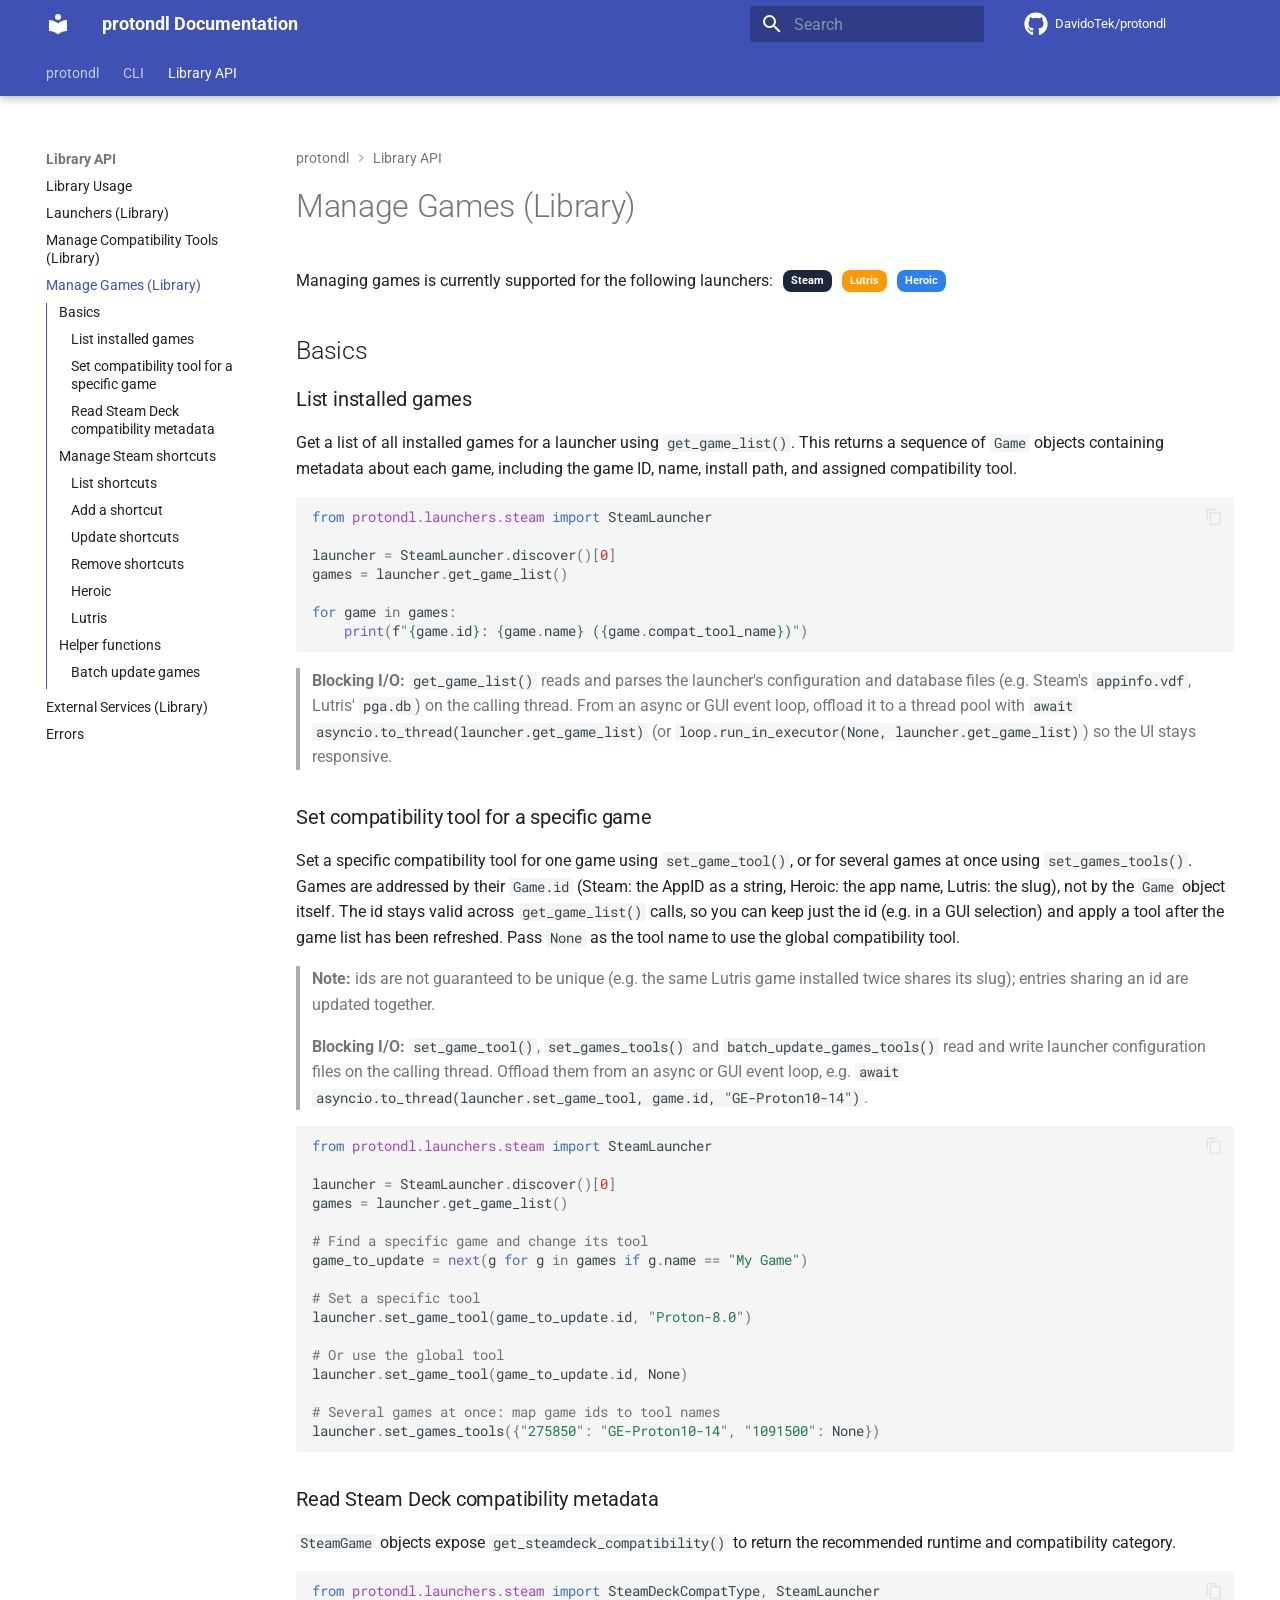
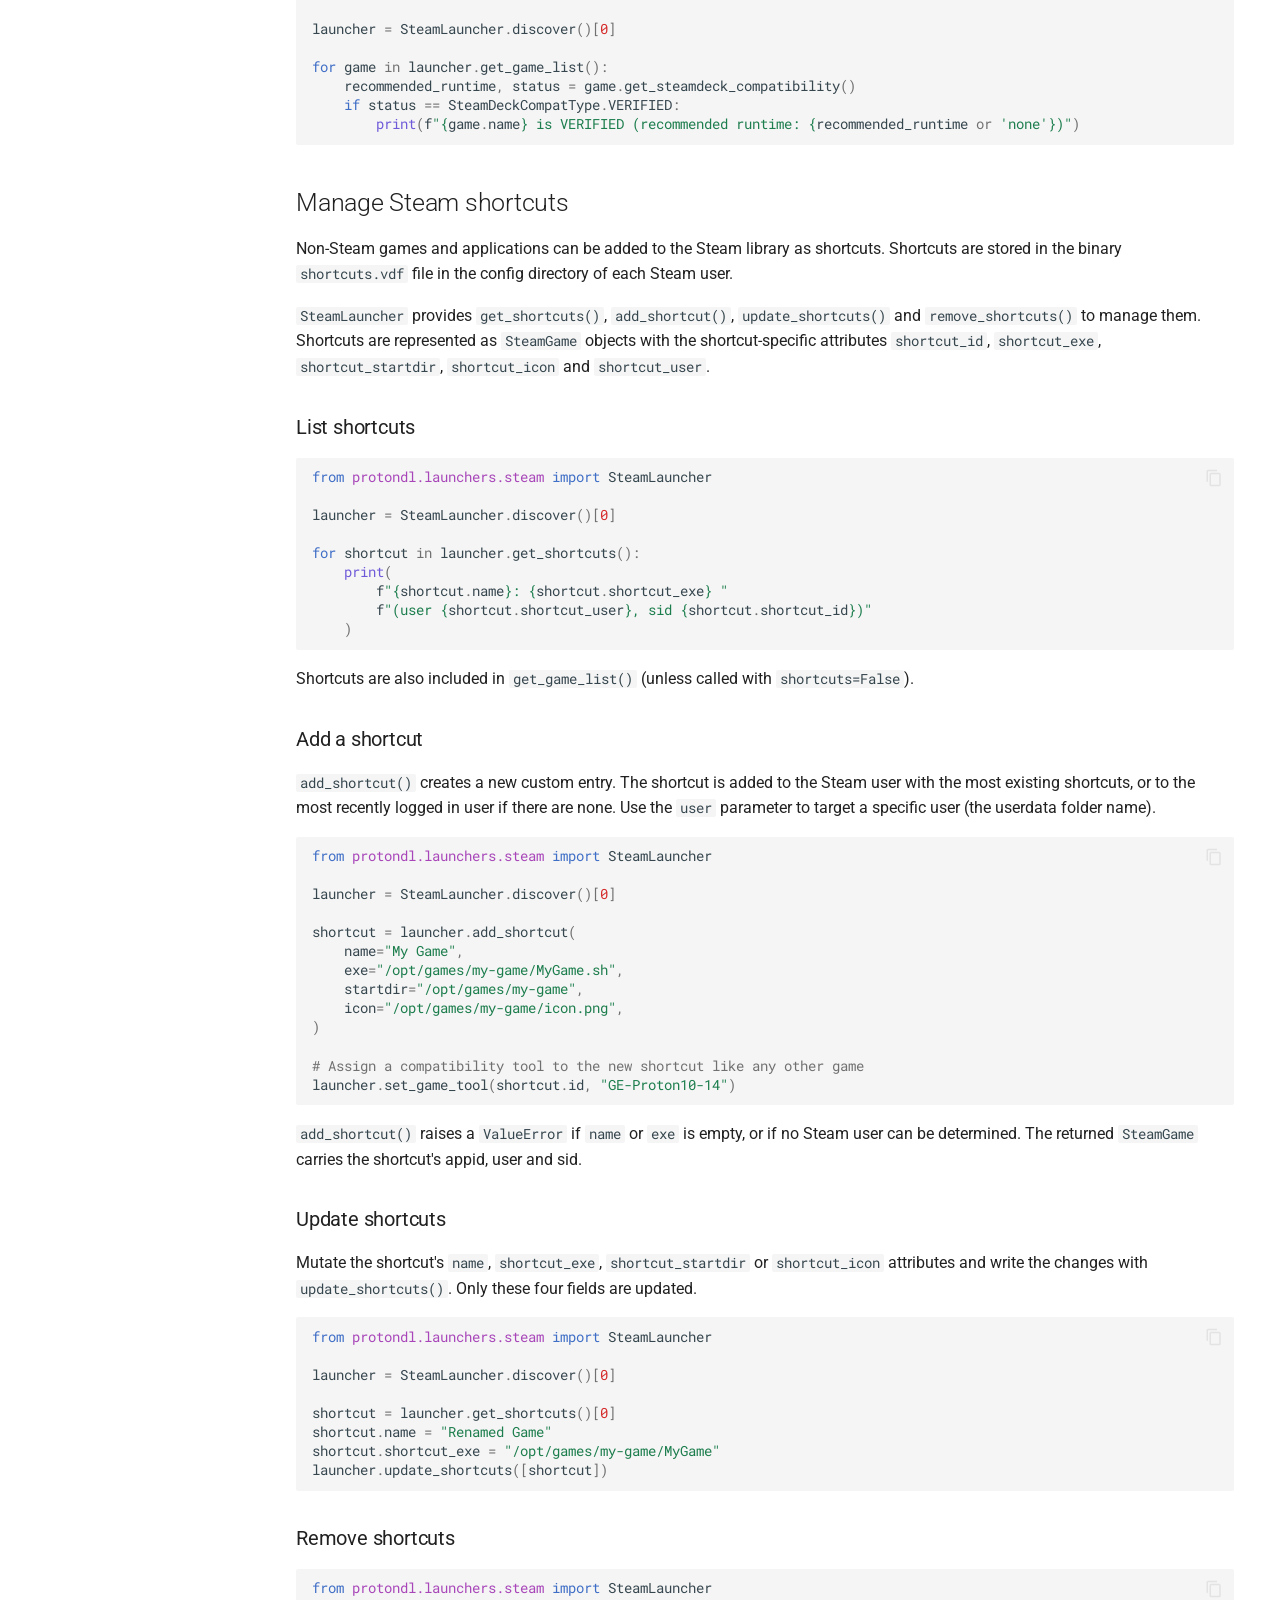
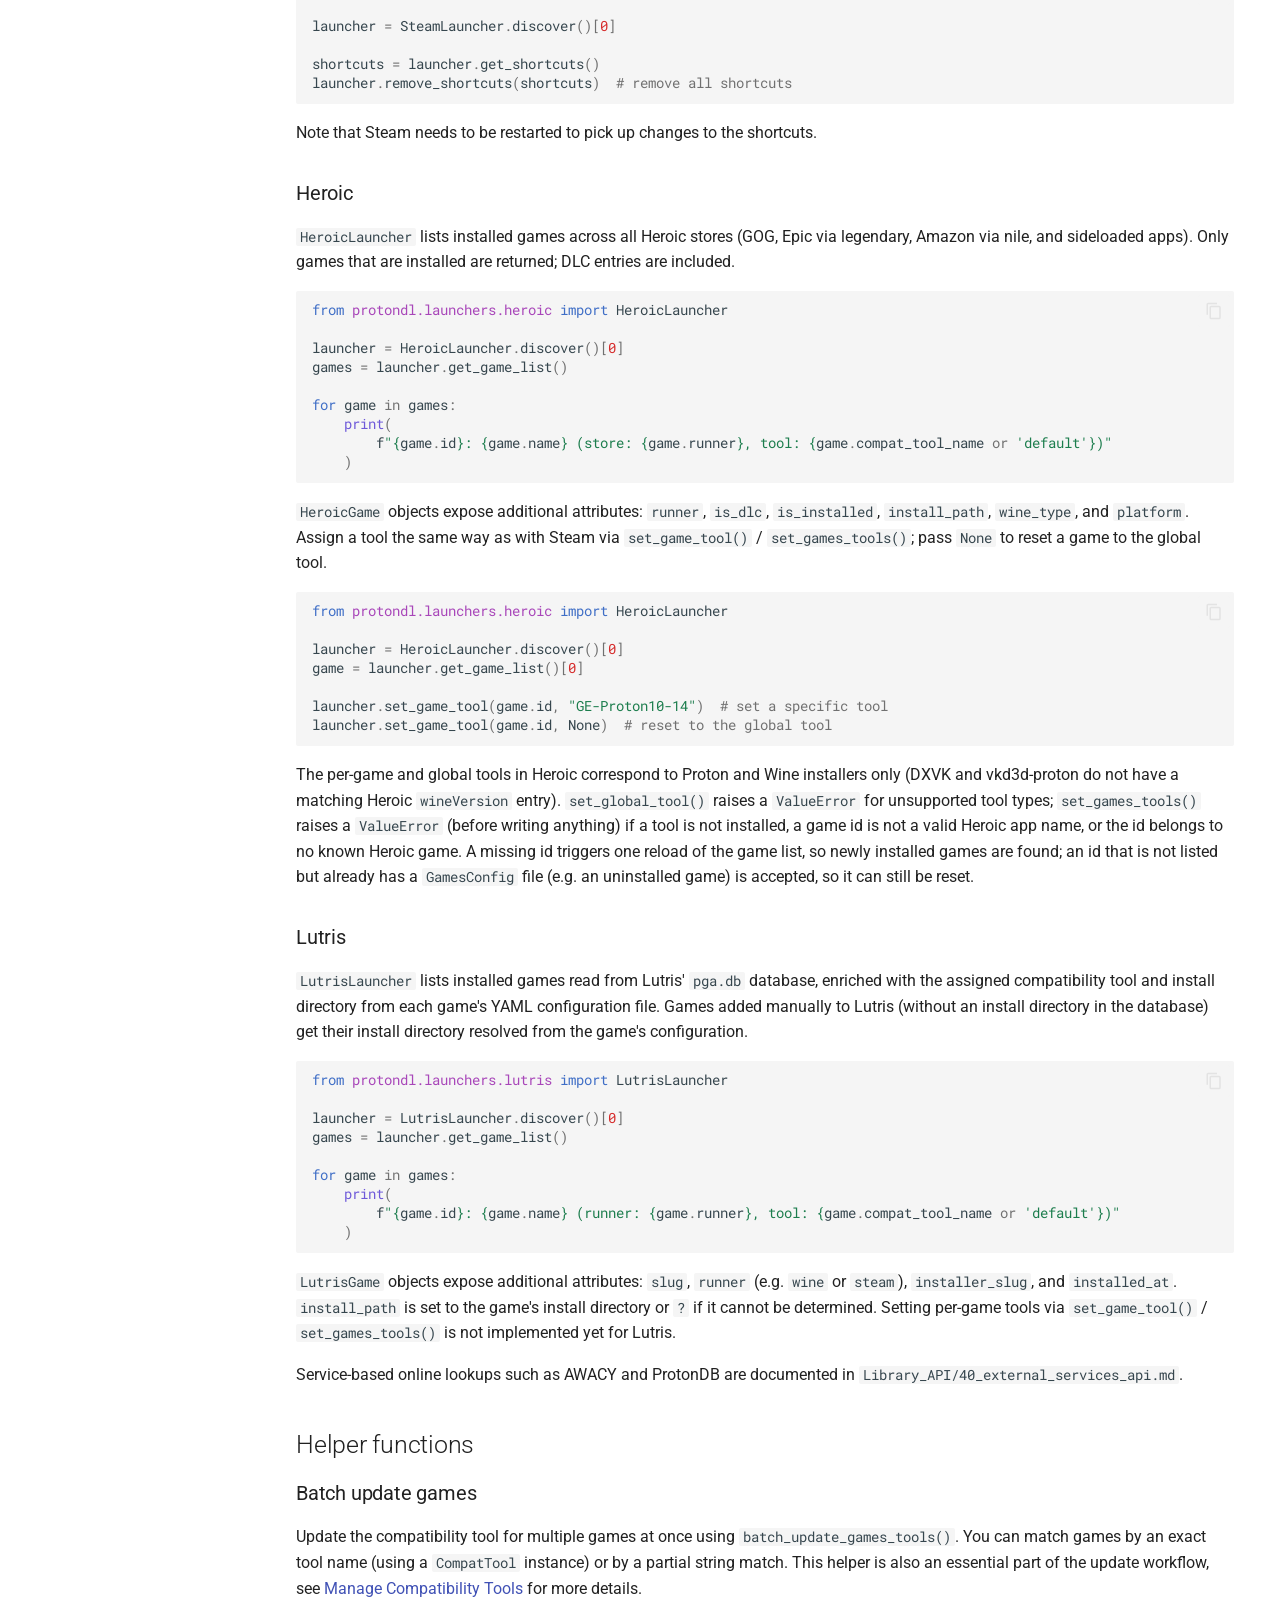
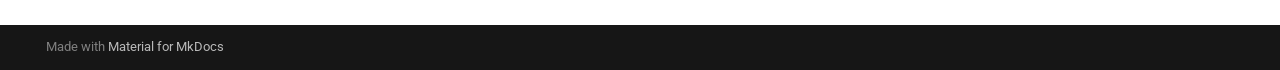
<file: Library_API/30_manage_games_api/index.html>
<!doctype html>
<html lang="en" class="no-js">
  <head>
    
      <meta charset="utf-8">
      <meta name="viewport" content="width=device-width,initial-scale=1">
      
        <meta name="description" content="Documentation of the protondl library.
Modern, headless, and async-first Python library and CLI for managing Steam & Linux gaming compatibility tools.
">
      
      
      
        <link rel="canonical" href="https://davidotek.github.io/protondl/Library_API/30_manage_games_api/">
      
      
        <link rel="prev" href="../20_manage_tools_api/">
      
      
        <link rel="next" href="../40_external_services_api/">
      
      
        
      
      
      <link rel="icon" href="../../assets/images/favicon.png">
      <meta name="generator" content="mkdocs-1.6.1, mkdocs-material-9.8.1">
    
    
      
        <title>Manage Games (Library) - protondl Documentation</title>
      
    
    
      <link rel="stylesheet" href="../../assets/stylesheets/main.57a0d79d.min.css">
      
      


    
    
      
    
    
      
        
        
        
        <link rel="stylesheet" href="../../assets/external/fonts.googleapis.com/css.49ea35f2.css">
        <style>:root{--md-text-font:"Roboto";--md-code-font:"Roboto Mono"}</style>
      
    
    
      <link rel="stylesheet" href="../../stylesheets/launcher_badges.css">
    
    <script>__md_scope=new URL("../..",location),__md_hash=e=>[...e].reduce(((e,_)=>(e<<5)-e+_.charCodeAt(0)),0),__md_get=(e,_=localStorage,t=__md_scope)=>JSON.parse(_.getItem(t.pathname+"."+e)),__md_set=(e,_,t=localStorage,a=__md_scope)=>{try{t.setItem(a.pathname+"."+e,JSON.stringify(_))}catch(e){}}</script>
    
      

    
    
  </head>
  
  
    <body dir="ltr">
  
    
    <input class="md-toggle" data-md-toggle="drawer" type="checkbox" id="__drawer" autocomplete="off">
    <input class="md-toggle" data-md-toggle="search" type="checkbox" id="__search" autocomplete="off">
    <label class="md-overlay" for="__drawer"></label>
    <div data-md-component="skip">
      
        
        <a href="#manage-games-library" class="md-skip">
          Skip to content
        </a>
      
    </div>
    <div data-md-component="announce">
      
    </div>
    
    
      

  

<header class="md-header md-header--shadow md-header--lifted" data-md-component="header">
  <nav class="md-header__inner md-grid" aria-label="Header">
    <a href="../.." title="protondl Documentation" class="md-header__button md-logo" aria-label="protondl Documentation" data-md-component="logo">
      
  
  <svg xmlns="http://www.w3.org/2000/svg" viewBox="0 0 24 24"><path d="M12 8a3 3 0 0 0 3-3 3 3 0 0 0-3-3 3 3 0 0 0-3 3 3 3 0 0 0 3 3m0 3.54C9.64 9.35 6.5 8 3 8v11c3.5 0 6.64 1.35 9 3.54 2.36-2.19 5.5-3.54 9-3.54V8c-3.5 0-6.64 1.35-9 3.54"/></svg>

    </a>
    <label class="md-header__button md-icon" for="__drawer">
      
      <svg xmlns="http://www.w3.org/2000/svg" viewBox="0 0 24 24"><path d="M3 6h18v2H3zm0 5h18v2H3zm0 5h18v2H3z"/></svg>
    </label>
    <div class="md-header__title" data-md-component="header-title">
      <div class="md-header__ellipsis">
        <div class="md-header__topic">
          <span class="md-ellipsis">
            protondl Documentation
          </span>
        </div>
        <div class="md-header__topic" data-md-component="header-topic">
          <span class="md-ellipsis">
            
              Manage Games (Library)
            
          </span>
        </div>
      </div>
    </div>
    
    
      <script>var palette=__md_get("__palette");if(palette&&palette.color){if("(prefers-color-scheme)"===palette.color.media){var media=matchMedia("(prefers-color-scheme: light)"),input=document.querySelector(media.matches?"[data-md-color-media='(prefers-color-scheme: light)']":"[data-md-color-media='(prefers-color-scheme: dark)']");palette.color.media=input.getAttribute("data-md-color-media"),palette.color.scheme=input.getAttribute("data-md-color-scheme"),palette.color.primary=input.getAttribute("data-md-color-primary"),palette.color.accent=input.getAttribute("data-md-color-accent")}for(var[key,value]of Object.entries(palette.color))document.body.setAttribute("data-md-color-"+key,value)}</script>
    
    
    
      
      
        <label class="md-header__button md-icon" for="__search">
          
          <svg xmlns="http://www.w3.org/2000/svg" viewBox="0 0 24 24"><path d="M9.5 3A6.5 6.5 0 0 1 16 9.5c0 1.61-.59 3.09-1.56 4.23l.27.27h.79l5 5-1.5 1.5-5-5v-.79l-.27-.27A6.52 6.52 0 0 1 9.5 16 6.5 6.5 0 0 1 3 9.5 6.5 6.5 0 0 1 9.5 3m0 2C7 5 5 7 5 9.5S7 14 9.5 14 14 12 14 9.5 12 5 9.5 5"/></svg>
        </label>
        <div class="md-search" data-md-component="search" role="dialog">
  <label class="md-search__overlay" for="__search"></label>
  <div class="md-search__inner" role="search">
    <form class="md-search__form" name="search">
      <input type="text" class="md-search__input" name="query" aria-label="Search" placeholder="Search" autocapitalize="off" autocorrect="off" autocomplete="off" spellcheck="false" data-md-component="search-query" required>
      <label class="md-search__icon md-icon" for="__search">
        
        <svg xmlns="http://www.w3.org/2000/svg" viewBox="0 0 24 24"><path d="M9.5 3A6.5 6.5 0 0 1 16 9.5c0 1.61-.59 3.09-1.56 4.23l.27.27h.79l5 5-1.5 1.5-5-5v-.79l-.27-.27A6.52 6.52 0 0 1 9.5 16 6.5 6.5 0 0 1 3 9.5 6.5 6.5 0 0 1 9.5 3m0 2C7 5 5 7 5 9.5S7 14 9.5 14 14 12 14 9.5 12 5 9.5 5"/></svg>
        
        <svg xmlns="http://www.w3.org/2000/svg" viewBox="0 0 24 24"><path d="M20 11v2H8l5.5 5.5-1.42 1.42L4.16 12l7.92-7.92L13.5 5.5 8 11z"/></svg>
      </label>
      <nav class="md-search__options" aria-label="Search">
        
        <button type="reset" class="md-search__icon md-icon" title="Clear" aria-label="Clear" tabindex="-1">
          
          <svg xmlns="http://www.w3.org/2000/svg" viewBox="0 0 24 24"><path d="M19 6.41 17.59 5 12 10.59 6.41 5 5 6.41 10.59 12 5 17.59 6.41 19 12 13.41 17.59 19 19 17.59 13.41 12z"/></svg>
        </button>
      </nav>
      
    </form>
    <div class="md-search__output">
      <div class="md-search__scrollwrap" tabindex="0" data-md-scrollfix>
        <div class="md-search-result" data-md-component="search-result">
          <div class="md-search-result__meta">
            Initializing search
          </div>
          <ol class="md-search-result__list" role="presentation"></ol>
        </div>
      </div>
    </div>
  </div>
</div>
      
    
    
      <div class="md-header__source">
        <a href="https://github.com/DavidoTek/protondl" title="Go to repository" class="md-source" data-md-component="source">
  <div class="md-source__icon md-icon">
    
    <svg xmlns="http://www.w3.org/2000/svg" viewBox="0 0 512 512"><!--! Font Awesome Free 7.1.0 by @fontawesome - https://fontawesome.com License - https://fontawesome.com/license/free (Icons: CC BY 4.0, Fonts: SIL OFL 1.1, Code: MIT License) Copyright 2025 Fonticons, Inc.--><path d="M173.9 397.4c0 2-2.3 3.6-5.2 3.6-3.3.3-5.6-1.3-5.6-3.6 0-2 2.3-3.6 5.2-3.6 3-.3 5.6 1.3 5.6 3.6m-31.1-4.5c-.7 2 1.3 4.3 4.3 4.9 2.6 1 5.6 0 6.2-2s-1.3-4.3-4.3-5.2c-2.6-.7-5.5.3-6.2 2.3m44.2-1.7c-2.9.7-4.9 2.6-4.6 4.9.3 2 2.9 3.3 5.9 2.6 2.9-.7 4.9-2.6 4.6-4.6-.3-1.9-3-3.2-5.9-2.9M252.8 8C114.1 8 8 113.3 8 252c0 110.9 69.8 205.8 169.5 239.2 12.8 2.3 17.3-5.6 17.3-12.1 0-6.2-.3-40.4-.3-61.4 0 0-70 15-84.7-29.8 0 0-11.4-29.1-27.8-36.6 0 0-22.9-15.7 1.6-15.4 0 0 24.9 2 38.6 25.8 21.9 38.6 58.6 27.5 72.9 20.9 2.3-16 8.8-27.1 16-33.7-55.9-6.2-112.3-14.3-112.3-110.5 0-27.5 7.6-41.3 23.6-58.9-2.6-6.5-11.1-33.3 2.6-67.9 20.9-6.5 69 27 69 27 20-5.6 41.5-8.5 62.8-8.5s42.8 2.9 62.8 8.5c0 0 48.1-33.6 69-27 13.7 34.7 5.2 61.4 2.6 67.9 16 17.7 25.8 31.5 25.8 58.9 0 96.5-58.9 104.2-114.8 110.5 9.2 7.9 17 22.9 17 46.4 0 33.7-.3 75.4-.3 83.6 0 6.5 4.6 14.4 17.3 12.1C436.2 457.8 504 362.9 504 252 504 113.3 391.5 8 252.8 8M105.2 352.9c-1.3 1-1 3.3.7 5.2 1.6 1.6 3.9 2.3 5.2 1 1.3-1 1-3.3-.7-5.2-1.6-1.6-3.9-2.3-5.2-1m-10.8-8.1c-.7 1.3.3 2.9 2.3 3.9 1.6 1 3.6.7 4.3-.7.7-1.3-.3-2.9-2.3-3.9-2-.6-3.6-.3-4.3.7m32.4 35.6c-1.6 1.3-1 4.3 1.3 6.2 2.3 2.3 5.2 2.6 6.5 1 1.3-1.3.7-4.3-1.3-6.2-2.2-2.3-5.2-2.6-6.5-1m-11.4-14.7c-1.6 1-1.6 3.6 0 5.9s4.3 3.3 5.6 2.3c1.6-1.3 1.6-3.9 0-6.2-1.4-2.3-4-3.3-5.6-2"/></svg>
  </div>
  <div class="md-source__repository">
    DavidoTek/protondl
  </div>
</a>
      </div>
    
  </nav>
  
    
      
<nav class="md-tabs" aria-label="Tabs" data-md-component="tabs">
  <div class="md-grid">
    <ul class="md-tabs__list">
      
        
  
  
  
  
    <li class="md-tabs__item">
      <a href="../.." class="md-tabs__link">
        
  
  
    
  
  protondl

      </a>
    </li>
  

      
        
  
  
  
  
    
    
      <li class="md-tabs__item">
        <a href="../../CLI/" class="md-tabs__link">
          
  
  
  CLI

        </a>
      </li>
    
  

      
        
  
  
  
    
  
  
    
    
      <li class="md-tabs__item md-tabs__item--active">
        <a href="../" class="md-tabs__link">
          
  
  
  Library API

        </a>
      </li>
    
  

      
    </ul>
  </div>
</nav>
    
  
</header>
    
    <div class="md-container" data-md-component="container">
      
      
        
      
      <main class="md-main" data-md-component="main">
        <div class="md-main__inner md-grid">
          
            
              
              <div class="md-sidebar md-sidebar--primary" data-md-component="sidebar" data-md-type="navigation" >
                <div class="md-sidebar__scrollwrap">
                  <div class="md-sidebar__inner">
                    


  


  

<nav class="md-nav md-nav--primary md-nav--lifted md-nav--integrated" aria-label="Navigation" data-md-level="0">
  <label class="md-nav__title" for="__drawer">
    <a href="../.." title="protondl Documentation" class="md-nav__button md-logo" aria-label="protondl Documentation" data-md-component="logo">
      
  
  <svg xmlns="http://www.w3.org/2000/svg" viewBox="0 0 24 24"><path d="M12 8a3 3 0 0 0 3-3 3 3 0 0 0-3-3 3 3 0 0 0-3 3 3 3 0 0 0 3 3m0 3.54C9.64 9.35 6.5 8 3 8v11c3.5 0 6.64 1.35 9 3.54 2.36-2.19 5.5-3.54 9-3.54V8c-3.5 0-6.64 1.35-9 3.54"/></svg>

    </a>
    protondl Documentation
  </label>
  
    <div class="md-nav__source">
      <a href="https://github.com/DavidoTek/protondl" title="Go to repository" class="md-source" data-md-component="source">
  <div class="md-source__icon md-icon">
    
    <svg xmlns="http://www.w3.org/2000/svg" viewBox="0 0 512 512"><!--! Font Awesome Free 7.1.0 by @fontawesome - https://fontawesome.com License - https://fontawesome.com/license/free (Icons: CC BY 4.0, Fonts: SIL OFL 1.1, Code: MIT License) Copyright 2025 Fonticons, Inc.--><path d="M173.9 397.4c0 2-2.3 3.6-5.2 3.6-3.3.3-5.6-1.3-5.6-3.6 0-2 2.3-3.6 5.2-3.6 3-.3 5.6 1.3 5.6 3.6m-31.1-4.5c-.7 2 1.3 4.3 4.3 4.9 2.6 1 5.6 0 6.2-2s-1.3-4.3-4.3-5.2c-2.6-.7-5.5.3-6.2 2.3m44.2-1.7c-2.9.7-4.9 2.6-4.6 4.9.3 2 2.9 3.3 5.9 2.6 2.9-.7 4.9-2.6 4.6-4.6-.3-1.9-3-3.2-5.9-2.9M252.8 8C114.1 8 8 113.3 8 252c0 110.9 69.8 205.8 169.5 239.2 12.8 2.3 17.3-5.6 17.3-12.1 0-6.2-.3-40.4-.3-61.4 0 0-70 15-84.7-29.8 0 0-11.4-29.1-27.8-36.6 0 0-22.9-15.7 1.6-15.4 0 0 24.9 2 38.6 25.8 21.9 38.6 58.6 27.5 72.9 20.9 2.3-16 8.8-27.1 16-33.7-55.9-6.2-112.3-14.3-112.3-110.5 0-27.5 7.6-41.3 23.6-58.9-2.6-6.5-11.1-33.3 2.6-67.9 20.9-6.5 69 27 69 27 20-5.6 41.5-8.5 62.8-8.5s42.8 2.9 62.8 8.5c0 0 48.1-33.6 69-27 13.7 34.7 5.2 61.4 2.6 67.9 16 17.7 25.8 31.5 25.8 58.9 0 96.5-58.9 104.2-114.8 110.5 9.2 7.9 17 22.9 17 46.4 0 33.7-.3 75.4-.3 83.6 0 6.5 4.6 14.4 17.3 12.1C436.2 457.8 504 362.9 504 252 504 113.3 391.5 8 252.8 8M105.2 352.9c-1.3 1-1 3.3.7 5.2 1.6 1.6 3.9 2.3 5.2 1 1.3-1 1-3.3-.7-5.2-1.6-1.6-3.9-2.3-5.2-1m-10.8-8.1c-.7 1.3.3 2.9 2.3 3.9 1.6 1 3.6.7 4.3-.7.7-1.3-.3-2.9-2.3-3.9-2-.6-3.6-.3-4.3.7m32.4 35.6c-1.6 1.3-1 4.3 1.3 6.2 2.3 2.3 5.2 2.6 6.5 1 1.3-1.3.7-4.3-1.3-6.2-2.2-2.3-5.2-2.6-6.5-1m-11.4-14.7c-1.6 1-1.6 3.6 0 5.9s4.3 3.3 5.6 2.3c1.6-1.3 1.6-3.9 0-6.2-1.4-2.3-4-3.3-5.6-2"/></svg>
  </div>
  <div class="md-source__repository">
    DavidoTek/protondl
  </div>
</a>
    </div>
  
  <ul class="md-nav__list" data-md-scrollfix>
    
      
      
  
  
  
  
    <li class="md-nav__item">
      <a href="../.." class="md-nav__link">
        
  
  
  <span class="md-ellipsis">
    
  
    protondl
  

    
  </span>
  
  

      </a>
    </li>
  

    
      
      
  
  
  
  
    
    
    
    
      
      
        
      
    
    
    <li class="md-nav__item md-nav__item--nested">
      
        
        
        <input class="md-nav__toggle md-toggle " type="checkbox" id="__nav_2" >
        
          
          <label class="md-nav__link" for="__nav_2" id="__nav_2_label" tabindex="0">
            
  
  
  <span class="md-ellipsis">
    
  
    CLI
  

    
  </span>
  
  

            <span class="md-nav__icon md-icon"></span>
          </label>
        
        <nav class="md-nav" data-md-level="1" aria-labelledby="__nav_2_label" aria-expanded="false">
          <label class="md-nav__title" for="__nav_2">
            <span class="md-nav__icon md-icon"></span>
            
  
    CLI
  

          </label>
          <ul class="md-nav__list" data-md-scrollfix>
            
              
                
  
  
  
  
    <li class="md-nav__item">
      <a href="../../CLI/" class="md-nav__link">
        
  
  
  <span class="md-ellipsis">
    
  
    CLI Usage
  

    
  </span>
  
  

      </a>
    </li>
  

              
            
              
                
  
  
  
  
    <li class="md-nav__item">
      <a href="../../CLI/10_manage_tools/" class="md-nav__link">
        
  
  
  <span class="md-ellipsis">
    
  
    Manage Tools
  

    
  </span>
  
  

      </a>
    </li>
  

              
            
              
                
  
  
  
  
    <li class="md-nav__item">
      <a href="../../CLI/20_manage_games/" class="md-nav__link">
        
  
  
  <span class="md-ellipsis">
    
  
    Manage Games
  

    
  </span>
  
  

      </a>
    </li>
  

              
            
              
                
  
  
  
  
    <li class="md-nav__item">
      <a href="../../CLI/40_external_services/" class="md-nav__link">
        
  
  
  <span class="md-ellipsis">
    
  
    External Services
  

    
  </span>
  
  

      </a>
    </li>
  

              
            
          </ul>
        </nav>
      
    </li>
  

    
      
      
  
  
    
  
  
  
    
    
    
    
      
        
        
      
      
        
      
    
    
    <li class="md-nav__item md-nav__item--active md-nav__item--section md-nav__item--nested">
      
        
        
        <input class="md-nav__toggle md-toggle " type="checkbox" id="__nav_3" checked>
        
          
          <label class="md-nav__link" for="__nav_3" id="__nav_3_label" tabindex="">
            
  
  
  <span class="md-ellipsis">
    
  
    Library API
  

    
  </span>
  
  

            <span class="md-nav__icon md-icon"></span>
          </label>
        
        <nav class="md-nav" data-md-level="1" aria-labelledby="__nav_3_label" aria-expanded="true">
          <label class="md-nav__title" for="__nav_3">
            <span class="md-nav__icon md-icon"></span>
            
  
    Library API
  

          </label>
          <ul class="md-nav__list" data-md-scrollfix>
            
              
                
  
  
  
  
    <li class="md-nav__item">
      <a href="../" class="md-nav__link">
        
  
  
  <span class="md-ellipsis">
    
  
    Library Usage
  

    
  </span>
  
  

      </a>
    </li>
  

              
            
              
                
  
  
  
  
    <li class="md-nav__item">
      <a href="../10_launcher_api/" class="md-nav__link">
        
  
  
  <span class="md-ellipsis">
    
  
    Launchers (Library)
  

    
  </span>
  
  

      </a>
    </li>
  

              
            
              
                
  
  
  
  
    <li class="md-nav__item">
      <a href="../20_manage_tools_api/" class="md-nav__link">
        
  
  
  <span class="md-ellipsis">
    
  
    Manage Compatibility Tools (Library)
  

    
  </span>
  
  

      </a>
    </li>
  

              
            
              
                
  
  
    
  
  
  
    <li class="md-nav__item md-nav__item--active">
      
      <input class="md-nav__toggle md-toggle" type="checkbox" id="__toc">
      
      
        
      
      
        <label class="md-nav__link md-nav__link--active" for="__toc">
          
  
  
  <span class="md-ellipsis">
    
  
    Manage Games (Library)
  

    
  </span>
  
  

          <span class="md-nav__icon md-icon"></span>
        </label>
      
      <a href="./" class="md-nav__link md-nav__link--active">
        
  
  
  <span class="md-ellipsis">
    
  
    Manage Games (Library)
  

    
  </span>
  
  

      </a>
      
        

<nav class="md-nav md-nav--secondary" aria-label="Table of contents">
  
  
  
    
  
  
    <label class="md-nav__title" for="__toc">
      <span class="md-nav__icon md-icon"></span>
      Table of contents
    </label>
    <ul class="md-nav__list" data-md-component="toc" data-md-scrollfix>
      
        <li class="md-nav__item">
  <a href="#basics" class="md-nav__link">
    <span class="md-ellipsis">
      
        Basics
      
    </span>
  </a>
  
    <nav class="md-nav" aria-label="Basics">
      <ul class="md-nav__list">
        
          <li class="md-nav__item">
  <a href="#list-installed-games" class="md-nav__link">
    <span class="md-ellipsis">
      
        List installed games
      
    </span>
  </a>
  
</li>
        
          <li class="md-nav__item">
  <a href="#set-compatibility-tool-for-a-specific-game" class="md-nav__link">
    <span class="md-ellipsis">
      
        Set compatibility tool for a specific game
      
    </span>
  </a>
  
</li>
        
          <li class="md-nav__item">
  <a href="#read-steam-deck-compatibility-metadata" class="md-nav__link">
    <span class="md-ellipsis">
      
        Read Steam Deck compatibility metadata
      
    </span>
  </a>
  
</li>
        
      </ul>
    </nav>
  
</li>
      
        <li class="md-nav__item">
  <a href="#manage-steam-shortcuts" class="md-nav__link">
    <span class="md-ellipsis">
      
        Manage Steam shortcuts
      
    </span>
  </a>
  
    <nav class="md-nav" aria-label="Manage Steam shortcuts">
      <ul class="md-nav__list">
        
          <li class="md-nav__item">
  <a href="#list-shortcuts" class="md-nav__link">
    <span class="md-ellipsis">
      
        List shortcuts
      
    </span>
  </a>
  
</li>
        
          <li class="md-nav__item">
  <a href="#add-a-shortcut" class="md-nav__link">
    <span class="md-ellipsis">
      
        Add a shortcut
      
    </span>
  </a>
  
</li>
        
          <li class="md-nav__item">
  <a href="#update-shortcuts" class="md-nav__link">
    <span class="md-ellipsis">
      
        Update shortcuts
      
    </span>
  </a>
  
</li>
        
          <li class="md-nav__item">
  <a href="#remove-shortcuts" class="md-nav__link">
    <span class="md-ellipsis">
      
        Remove shortcuts
      
    </span>
  </a>
  
</li>
        
          <li class="md-nav__item">
  <a href="#heroic" class="md-nav__link">
    <span class="md-ellipsis">
      
        Heroic
      
    </span>
  </a>
  
</li>
        
          <li class="md-nav__item">
  <a href="#lutris" class="md-nav__link">
    <span class="md-ellipsis">
      
        Lutris
      
    </span>
  </a>
  
</li>
        
      </ul>
    </nav>
  
</li>
      
        <li class="md-nav__item">
  <a href="#helper-functions" class="md-nav__link">
    <span class="md-ellipsis">
      
        Helper functions
      
    </span>
  </a>
  
    <nav class="md-nav" aria-label="Helper functions">
      <ul class="md-nav__list">
        
          <li class="md-nav__item">
  <a href="#batch-update-games" class="md-nav__link">
    <span class="md-ellipsis">
      
        Batch update games
      
    </span>
  </a>
  
</li>
        
      </ul>
    </nav>
  
</li>
      
    </ul>
  
</nav>
      
    </li>
  

              
            
              
                
  
  
  
  
    <li class="md-nav__item">
      <a href="../40_external_services_api/" class="md-nav__link">
        
  
  
  <span class="md-ellipsis">
    
  
    External Services (Library)
  

    
  </span>
  
  

      </a>
    </li>
  

              
            
              
                
  
  
  
  
    <li class="md-nav__item">
      <a href="../50_errors/" class="md-nav__link">
        
  
  
  <span class="md-ellipsis">
    
  
    Errors
  

    
  </span>
  
  

      </a>
    </li>
  

              
            
          </ul>
        </nav>
      
    </li>
  

    
  </ul>
</nav>
                  </div>
                </div>
              </div>
            
            
          
          
            <div class="md-content" data-md-component="content">
              
                



  


  <nav class="md-path" aria-label="Navigation" >
    <ol class="md-path__list">
      
        
  
  
    <li class="md-path__item">
      <a href="../.." class="md-path__link">
        
  <span class="md-ellipsis">
    protondl
  </span>

      </a>
    </li>
  

      
      
        
  
  
    
    
      <li class="md-path__item">
        <a href="../" class="md-path__link">
          
  <span class="md-ellipsis">
    Library API
  </span>

        </a>
      </li>
    
  

      
    </ol>
  </nav>

              
              <article class="md-content__inner md-typeset">
                
                  


  
  


<h1 id="manage-games-library">Manage Games (Library)</h1>
<p>Managing games is currently supported for the following launchers: <span class="badge steam">Steam</span> <span class="badge lutris">Lutris</span> <span class="badge heroic">Heroic</span></p>
<h2 id="basics">Basics</h2>
<h3 id="list-installed-games">List installed games</h3>
<p>Get a list of all installed games for a launcher using <code>get_game_list()</code>.
This returns a sequence of <code>Game</code> objects containing metadata about each game, including the game ID, name, install path, and assigned compatibility tool.</p>
<div class="language-python highlight"><pre><span></span><code><span id="__span-0-1"><a id="__codelineno-0-1" name="__codelineno-0-1" href="#__codelineno-0-1"></a><span class="kn">from</span><span class="w"> </span><span class="nn">protondl.launchers.steam</span><span class="w"> </span><span class="kn">import</span> <span class="n">SteamLauncher</span>
</span><span id="__span-0-2"><a id="__codelineno-0-2" name="__codelineno-0-2" href="#__codelineno-0-2"></a>
</span><span id="__span-0-3"><a id="__codelineno-0-3" name="__codelineno-0-3" href="#__codelineno-0-3"></a><span class="n">launcher</span> <span class="o">=</span> <span class="n">SteamLauncher</span><span class="o">.</span><span class="n">discover</span><span class="p">()[</span><span class="mi">0</span><span class="p">]</span>
</span><span id="__span-0-4"><a id="__codelineno-0-4" name="__codelineno-0-4" href="#__codelineno-0-4"></a><span class="n">games</span> <span class="o">=</span> <span class="n">launcher</span><span class="o">.</span><span class="n">get_game_list</span><span class="p">()</span>
</span><span id="__span-0-5"><a id="__codelineno-0-5" name="__codelineno-0-5" href="#__codelineno-0-5"></a>
</span><span id="__span-0-6"><a id="__codelineno-0-6" name="__codelineno-0-6" href="#__codelineno-0-6"></a><span class="k">for</span> <span class="n">game</span> <span class="ow">in</span> <span class="n">games</span><span class="p">:</span>
</span><span id="__span-0-7"><a id="__codelineno-0-7" name="__codelineno-0-7" href="#__codelineno-0-7"></a>    <span class="nb">print</span><span class="p">(</span><span class="sa">f</span><span class="s2">"</span><span class="si">{</span><span class="n">game</span><span class="o">.</span><span class="n">id</span><span class="si">}</span><span class="s2">: </span><span class="si">{</span><span class="n">game</span><span class="o">.</span><span class="n">name</span><span class="si">}</span><span class="s2"> (</span><span class="si">{</span><span class="n">game</span><span class="o">.</span><span class="n">compat_tool_name</span><span class="si">}</span><span class="s2">)"</span><span class="p">)</span>
</span></code></pre></div>
<blockquote>
<p><strong>Blocking I/O:</strong> <code>get_game_list()</code> reads and parses the launcher's
configuration and database files (e.g. Steam's <code>appinfo.vdf</code>, Lutris' <code>pga.db</code>)
on the calling thread. From an async or GUI event loop, offload it to a thread
pool with <code>await asyncio.to_thread(launcher.get_game_list)</code> (or
<code>loop.run_in_executor(None, launcher.get_game_list)</code>) so the UI stays
responsive.</p>
</blockquote>
<h3 id="set-compatibility-tool-for-a-specific-game">Set compatibility tool for a specific game</h3>
<p>Set a specific compatibility tool for one game using <code>set_game_tool()</code>, or for several
games at once using <code>set_games_tools()</code>. Games are addressed by their <code>Game.id</code>
(Steam: the AppID as a string, Heroic: the app name, Lutris: the slug), not by the <code>Game</code>
object itself. The id stays valid across <code>get_game_list()</code> calls, so you can keep just the
id (e.g. in a GUI selection) and apply a tool after the game list has been refreshed.
Pass <code>None</code> as the tool name to use the global compatibility tool.</p>
<blockquote>
<p><strong>Note:</strong> ids are not guaranteed to be unique (e.g. the same Lutris game installed
twice shares its slug); entries sharing an id are updated together.</p>
<p><strong>Blocking I/O:</strong> <code>set_game_tool()</code>, <code>set_games_tools()</code> and
<code>batch_update_games_tools()</code> read and write launcher configuration files on the
calling thread. Offload them from an async or GUI event loop, e.g.
<code>await asyncio.to_thread(launcher.set_game_tool, game.id, "GE-Proton10-14")</code>.</p>
</blockquote>
<div class="language-python highlight"><pre><span></span><code><span id="__span-1-1"><a id="__codelineno-1-1" name="__codelineno-1-1" href="#__codelineno-1-1"></a><span class="kn">from</span><span class="w"> </span><span class="nn">protondl.launchers.steam</span><span class="w"> </span><span class="kn">import</span> <span class="n">SteamLauncher</span>
</span><span id="__span-1-2"><a id="__codelineno-1-2" name="__codelineno-1-2" href="#__codelineno-1-2"></a>
</span><span id="__span-1-3"><a id="__codelineno-1-3" name="__codelineno-1-3" href="#__codelineno-1-3"></a><span class="n">launcher</span> <span class="o">=</span> <span class="n">SteamLauncher</span><span class="o">.</span><span class="n">discover</span><span class="p">()[</span><span class="mi">0</span><span class="p">]</span>
</span><span id="__span-1-4"><a id="__codelineno-1-4" name="__codelineno-1-4" href="#__codelineno-1-4"></a><span class="n">games</span> <span class="o">=</span> <span class="n">launcher</span><span class="o">.</span><span class="n">get_game_list</span><span class="p">()</span>
</span><span id="__span-1-5"><a id="__codelineno-1-5" name="__codelineno-1-5" href="#__codelineno-1-5"></a>
</span><span id="__span-1-6"><a id="__codelineno-1-6" name="__codelineno-1-6" href="#__codelineno-1-6"></a><span class="c1"># Find a specific game and change its tool</span>
</span><span id="__span-1-7"><a id="__codelineno-1-7" name="__codelineno-1-7" href="#__codelineno-1-7"></a><span class="n">game_to_update</span> <span class="o">=</span> <span class="nb">next</span><span class="p">(</span><span class="n">g</span> <span class="k">for</span> <span class="n">g</span> <span class="ow">in</span> <span class="n">games</span> <span class="k">if</span> <span class="n">g</span><span class="o">.</span><span class="n">name</span> <span class="o">==</span> <span class="s2">"My Game"</span><span class="p">)</span>
</span><span id="__span-1-8"><a id="__codelineno-1-8" name="__codelineno-1-8" href="#__codelineno-1-8"></a>
</span><span id="__span-1-9"><a id="__codelineno-1-9" name="__codelineno-1-9" href="#__codelineno-1-9"></a><span class="c1"># Set a specific tool</span>
</span><span id="__span-1-10"><a id="__codelineno-1-10" name="__codelineno-1-10" href="#__codelineno-1-10"></a><span class="n">launcher</span><span class="o">.</span><span class="n">set_game_tool</span><span class="p">(</span><span class="n">game_to_update</span><span class="o">.</span><span class="n">id</span><span class="p">,</span> <span class="s2">"Proton-8.0"</span><span class="p">)</span>
</span><span id="__span-1-11"><a id="__codelineno-1-11" name="__codelineno-1-11" href="#__codelineno-1-11"></a>
</span><span id="__span-1-12"><a id="__codelineno-1-12" name="__codelineno-1-12" href="#__codelineno-1-12"></a><span class="c1"># Or use the global tool</span>
</span><span id="__span-1-13"><a id="__codelineno-1-13" name="__codelineno-1-13" href="#__codelineno-1-13"></a><span class="n">launcher</span><span class="o">.</span><span class="n">set_game_tool</span><span class="p">(</span><span class="n">game_to_update</span><span class="o">.</span><span class="n">id</span><span class="p">,</span> <span class="kc">None</span><span class="p">)</span>
</span><span id="__span-1-14"><a id="__codelineno-1-14" name="__codelineno-1-14" href="#__codelineno-1-14"></a>
</span><span id="__span-1-15"><a id="__codelineno-1-15" name="__codelineno-1-15" href="#__codelineno-1-15"></a><span class="c1"># Several games at once: map game ids to tool names</span>
</span><span id="__span-1-16"><a id="__codelineno-1-16" name="__codelineno-1-16" href="#__codelineno-1-16"></a><span class="n">launcher</span><span class="o">.</span><span class="n">set_games_tools</span><span class="p">({</span><span class="s2">"275850"</span><span class="p">:</span> <span class="s2">"GE-Proton10-14"</span><span class="p">,</span> <span class="s2">"1091500"</span><span class="p">:</span> <span class="kc">None</span><span class="p">})</span>
</span></code></pre></div>
<h3 id="read-steam-deck-compatibility-metadata">Read Steam Deck compatibility metadata</h3>
<p><code>SteamGame</code> objects expose <code>get_steamdeck_compatibility()</code> to return the recommended runtime and compatibility category.</p>
<div class="language-python highlight"><pre><span></span><code><span id="__span-2-1"><a id="__codelineno-2-1" name="__codelineno-2-1" href="#__codelineno-2-1"></a><span class="kn">from</span><span class="w"> </span><span class="nn">protondl.launchers.steam</span><span class="w"> </span><span class="kn">import</span> <span class="n">SteamDeckCompatType</span><span class="p">,</span> <span class="n">SteamLauncher</span>
</span><span id="__span-2-2"><a id="__codelineno-2-2" name="__codelineno-2-2" href="#__codelineno-2-2"></a>
</span><span id="__span-2-3"><a id="__codelineno-2-3" name="__codelineno-2-3" href="#__codelineno-2-3"></a><span class="n">launcher</span> <span class="o">=</span> <span class="n">SteamLauncher</span><span class="o">.</span><span class="n">discover</span><span class="p">()[</span><span class="mi">0</span><span class="p">]</span>
</span><span id="__span-2-4"><a id="__codelineno-2-4" name="__codelineno-2-4" href="#__codelineno-2-4"></a>
</span><span id="__span-2-5"><a id="__codelineno-2-5" name="__codelineno-2-5" href="#__codelineno-2-5"></a><span class="k">for</span> <span class="n">game</span> <span class="ow">in</span> <span class="n">launcher</span><span class="o">.</span><span class="n">get_game_list</span><span class="p">():</span>
</span><span id="__span-2-6"><a id="__codelineno-2-6" name="__codelineno-2-6" href="#__codelineno-2-6"></a>    <span class="n">recommended_runtime</span><span class="p">,</span> <span class="n">status</span> <span class="o">=</span> <span class="n">game</span><span class="o">.</span><span class="n">get_steamdeck_compatibility</span><span class="p">()</span>
</span><span id="__span-2-7"><a id="__codelineno-2-7" name="__codelineno-2-7" href="#__codelineno-2-7"></a>    <span class="k">if</span> <span class="n">status</span> <span class="o">==</span> <span class="n">SteamDeckCompatType</span><span class="o">.</span><span class="n">VERIFIED</span><span class="p">:</span>
</span><span id="__span-2-8"><a id="__codelineno-2-8" name="__codelineno-2-8" href="#__codelineno-2-8"></a>        <span class="nb">print</span><span class="p">(</span><span class="sa">f</span><span class="s2">"</span><span class="si">{</span><span class="n">game</span><span class="o">.</span><span class="n">name</span><span class="si">}</span><span class="s2"> is VERIFIED (recommended runtime: </span><span class="si">{</span><span class="n">recommended_runtime</span><span class="w"> </span><span class="ow">or</span><span class="w"> </span><span class="s1">'none'</span><span class="si">}</span><span class="s2">)"</span><span class="p">)</span>
</span></code></pre></div>
<h2 id="manage-steam-shortcuts">Manage Steam shortcuts</h2>
<p>Non-Steam games and applications can be added to the Steam library as shortcuts. Shortcuts are stored in
the binary <code>shortcuts.vdf</code> file in the config directory of each Steam user.</p>
<p><code>SteamLauncher</code> provides <code>get_shortcuts()</code>, <code>add_shortcut()</code>, <code>update_shortcuts()</code> and <code>remove_shortcuts()</code>
to manage them. Shortcuts are represented as <code>SteamGame</code> objects with the shortcut-specific attributes
<code>shortcut_id</code>, <code>shortcut_exe</code>, <code>shortcut_startdir</code>, <code>shortcut_icon</code> and <code>shortcut_user</code>.</p>
<h3 id="list-shortcuts">List shortcuts</h3>
<div class="language-python highlight"><pre><span></span><code><span id="__span-3-1"><a id="__codelineno-3-1" name="__codelineno-3-1" href="#__codelineno-3-1"></a><span class="kn">from</span><span class="w"> </span><span class="nn">protondl.launchers.steam</span><span class="w"> </span><span class="kn">import</span> <span class="n">SteamLauncher</span>
</span><span id="__span-3-2"><a id="__codelineno-3-2" name="__codelineno-3-2" href="#__codelineno-3-2"></a>
</span><span id="__span-3-3"><a id="__codelineno-3-3" name="__codelineno-3-3" href="#__codelineno-3-3"></a><span class="n">launcher</span> <span class="o">=</span> <span class="n">SteamLauncher</span><span class="o">.</span><span class="n">discover</span><span class="p">()[</span><span class="mi">0</span><span class="p">]</span>
</span><span id="__span-3-4"><a id="__codelineno-3-4" name="__codelineno-3-4" href="#__codelineno-3-4"></a>
</span><span id="__span-3-5"><a id="__codelineno-3-5" name="__codelineno-3-5" href="#__codelineno-3-5"></a><span class="k">for</span> <span class="n">shortcut</span> <span class="ow">in</span> <span class="n">launcher</span><span class="o">.</span><span class="n">get_shortcuts</span><span class="p">():</span>
</span><span id="__span-3-6"><a id="__codelineno-3-6" name="__codelineno-3-6" href="#__codelineno-3-6"></a>    <span class="nb">print</span><span class="p">(</span>
</span><span id="__span-3-7"><a id="__codelineno-3-7" name="__codelineno-3-7" href="#__codelineno-3-7"></a>        <span class="sa">f</span><span class="s2">"</span><span class="si">{</span><span class="n">shortcut</span><span class="o">.</span><span class="n">name</span><span class="si">}</span><span class="s2">: </span><span class="si">{</span><span class="n">shortcut</span><span class="o">.</span><span class="n">shortcut_exe</span><span class="si">}</span><span class="s2"> "</span>
</span><span id="__span-3-8"><a id="__codelineno-3-8" name="__codelineno-3-8" href="#__codelineno-3-8"></a>        <span class="sa">f</span><span class="s2">"(user </span><span class="si">{</span><span class="n">shortcut</span><span class="o">.</span><span class="n">shortcut_user</span><span class="si">}</span><span class="s2">, sid </span><span class="si">{</span><span class="n">shortcut</span><span class="o">.</span><span class="n">shortcut_id</span><span class="si">}</span><span class="s2">)"</span>
</span><span id="__span-3-9"><a id="__codelineno-3-9" name="__codelineno-3-9" href="#__codelineno-3-9"></a>    <span class="p">)</span>
</span></code></pre></div>
<p>Shortcuts are also included in <code>get_game_list()</code> (unless called with <code>shortcuts=False</code>).</p>
<h3 id="add-a-shortcut">Add a shortcut</h3>
<p><code>add_shortcut()</code> creates a new custom entry. The shortcut is added to the Steam user with the most
existing shortcuts, or to the most recently logged in user if there are none. Use the <code>user</code> parameter
to target a specific user (the userdata folder name).</p>
<div class="language-python highlight"><pre><span></span><code><span id="__span-4-1"><a id="__codelineno-4-1" name="__codelineno-4-1" href="#__codelineno-4-1"></a><span class="kn">from</span><span class="w"> </span><span class="nn">protondl.launchers.steam</span><span class="w"> </span><span class="kn">import</span> <span class="n">SteamLauncher</span>
</span><span id="__span-4-2"><a id="__codelineno-4-2" name="__codelineno-4-2" href="#__codelineno-4-2"></a>
</span><span id="__span-4-3"><a id="__codelineno-4-3" name="__codelineno-4-3" href="#__codelineno-4-3"></a><span class="n">launcher</span> <span class="o">=</span> <span class="n">SteamLauncher</span><span class="o">.</span><span class="n">discover</span><span class="p">()[</span><span class="mi">0</span><span class="p">]</span>
</span><span id="__span-4-4"><a id="__codelineno-4-4" name="__codelineno-4-4" href="#__codelineno-4-4"></a>
</span><span id="__span-4-5"><a id="__codelineno-4-5" name="__codelineno-4-5" href="#__codelineno-4-5"></a><span class="n">shortcut</span> <span class="o">=</span> <span class="n">launcher</span><span class="o">.</span><span class="n">add_shortcut</span><span class="p">(</span>
</span><span id="__span-4-6"><a id="__codelineno-4-6" name="__codelineno-4-6" href="#__codelineno-4-6"></a>    <span class="n">name</span><span class="o">=</span><span class="s2">"My Game"</span><span class="p">,</span>
</span><span id="__span-4-7"><a id="__codelineno-4-7" name="__codelineno-4-7" href="#__codelineno-4-7"></a>    <span class="n">exe</span><span class="o">=</span><span class="s2">"/opt/games/my-game/MyGame.sh"</span><span class="p">,</span>
</span><span id="__span-4-8"><a id="__codelineno-4-8" name="__codelineno-4-8" href="#__codelineno-4-8"></a>    <span class="n">startdir</span><span class="o">=</span><span class="s2">"/opt/games/my-game"</span><span class="p">,</span>
</span><span id="__span-4-9"><a id="__codelineno-4-9" name="__codelineno-4-9" href="#__codelineno-4-9"></a>    <span class="n">icon</span><span class="o">=</span><span class="s2">"/opt/games/my-game/icon.png"</span><span class="p">,</span>
</span><span id="__span-4-10"><a id="__codelineno-4-10" name="__codelineno-4-10" href="#__codelineno-4-10"></a><span class="p">)</span>
</span><span id="__span-4-11"><a id="__codelineno-4-11" name="__codelineno-4-11" href="#__codelineno-4-11"></a>
</span><span id="__span-4-12"><a id="__codelineno-4-12" name="__codelineno-4-12" href="#__codelineno-4-12"></a><span class="c1"># Assign a compatibility tool to the new shortcut like any other game</span>
</span><span id="__span-4-13"><a id="__codelineno-4-13" name="__codelineno-4-13" href="#__codelineno-4-13"></a><span class="n">launcher</span><span class="o">.</span><span class="n">set_game_tool</span><span class="p">(</span><span class="n">shortcut</span><span class="o">.</span><span class="n">id</span><span class="p">,</span> <span class="s2">"GE-Proton10-14"</span><span class="p">)</span>
</span></code></pre></div>
<p><code>add_shortcut()</code> raises a <code>ValueError</code> if <code>name</code> or <code>exe</code> is empty, or if no Steam user can be determined.
The returned <code>SteamGame</code> carries the shortcut's appid, user and sid.</p>
<h3 id="update-shortcuts">Update shortcuts</h3>
<p>Mutate the shortcut's <code>name</code>, <code>shortcut_exe</code>, <code>shortcut_startdir</code> or <code>shortcut_icon</code> attributes and write
the changes with <code>update_shortcuts()</code>. Only these four fields are updated.</p>
<div class="language-python highlight"><pre><span></span><code><span id="__span-5-1"><a id="__codelineno-5-1" name="__codelineno-5-1" href="#__codelineno-5-1"></a><span class="kn">from</span><span class="w"> </span><span class="nn">protondl.launchers.steam</span><span class="w"> </span><span class="kn">import</span> <span class="n">SteamLauncher</span>
</span><span id="__span-5-2"><a id="__codelineno-5-2" name="__codelineno-5-2" href="#__codelineno-5-2"></a>
</span><span id="__span-5-3"><a id="__codelineno-5-3" name="__codelineno-5-3" href="#__codelineno-5-3"></a><span class="n">launcher</span> <span class="o">=</span> <span class="n">SteamLauncher</span><span class="o">.</span><span class="n">discover</span><span class="p">()[</span><span class="mi">0</span><span class="p">]</span>
</span><span id="__span-5-4"><a id="__codelineno-5-4" name="__codelineno-5-4" href="#__codelineno-5-4"></a>
</span><span id="__span-5-5"><a id="__codelineno-5-5" name="__codelineno-5-5" href="#__codelineno-5-5"></a><span class="n">shortcut</span> <span class="o">=</span> <span class="n">launcher</span><span class="o">.</span><span class="n">get_shortcuts</span><span class="p">()[</span><span class="mi">0</span><span class="p">]</span>
</span><span id="__span-5-6"><a id="__codelineno-5-6" name="__codelineno-5-6" href="#__codelineno-5-6"></a><span class="n">shortcut</span><span class="o">.</span><span class="n">name</span> <span class="o">=</span> <span class="s2">"Renamed Game"</span>
</span><span id="__span-5-7"><a id="__codelineno-5-7" name="__codelineno-5-7" href="#__codelineno-5-7"></a><span class="n">shortcut</span><span class="o">.</span><span class="n">shortcut_exe</span> <span class="o">=</span> <span class="s2">"/opt/games/my-game/MyGame"</span>
</span><span id="__span-5-8"><a id="__codelineno-5-8" name="__codelineno-5-8" href="#__codelineno-5-8"></a><span class="n">launcher</span><span class="o">.</span><span class="n">update_shortcuts</span><span class="p">([</span><span class="n">shortcut</span><span class="p">])</span>
</span></code></pre></div>
<h3 id="remove-shortcuts">Remove shortcuts</h3>
<div class="language-python highlight"><pre><span></span><code><span id="__span-6-1"><a id="__codelineno-6-1" name="__codelineno-6-1" href="#__codelineno-6-1"></a><span class="kn">from</span><span class="w"> </span><span class="nn">protondl.launchers.steam</span><span class="w"> </span><span class="kn">import</span> <span class="n">SteamLauncher</span>
</span><span id="__span-6-2"><a id="__codelineno-6-2" name="__codelineno-6-2" href="#__codelineno-6-2"></a>
</span><span id="__span-6-3"><a id="__codelineno-6-3" name="__codelineno-6-3" href="#__codelineno-6-3"></a><span class="n">launcher</span> <span class="o">=</span> <span class="n">SteamLauncher</span><span class="o">.</span><span class="n">discover</span><span class="p">()[</span><span class="mi">0</span><span class="p">]</span>
</span><span id="__span-6-4"><a id="__codelineno-6-4" name="__codelineno-6-4" href="#__codelineno-6-4"></a>
</span><span id="__span-6-5"><a id="__codelineno-6-5" name="__codelineno-6-5" href="#__codelineno-6-5"></a><span class="n">shortcuts</span> <span class="o">=</span> <span class="n">launcher</span><span class="o">.</span><span class="n">get_shortcuts</span><span class="p">()</span>
</span><span id="__span-6-6"><a id="__codelineno-6-6" name="__codelineno-6-6" href="#__codelineno-6-6"></a><span class="n">launcher</span><span class="o">.</span><span class="n">remove_shortcuts</span><span class="p">(</span><span class="n">shortcuts</span><span class="p">)</span>  <span class="c1"># remove all shortcuts</span>
</span></code></pre></div>
<p>Note that Steam needs to be restarted to pick up changes to the shortcuts.</p>
<h3 id="heroic">Heroic</h3>
<p><code>HeroicLauncher</code> lists installed games across all Heroic stores (GOG, Epic via legendary, Amazon via nile, and sideloaded apps). Only games that are installed are returned; DLC entries are included.</p>
<div class="language-python highlight"><pre><span></span><code><span id="__span-7-1"><a id="__codelineno-7-1" name="__codelineno-7-1" href="#__codelineno-7-1"></a><span class="kn">from</span><span class="w"> </span><span class="nn">protondl.launchers.heroic</span><span class="w"> </span><span class="kn">import</span> <span class="n">HeroicLauncher</span>
</span><span id="__span-7-2"><a id="__codelineno-7-2" name="__codelineno-7-2" href="#__codelineno-7-2"></a>
</span><span id="__span-7-3"><a id="__codelineno-7-3" name="__codelineno-7-3" href="#__codelineno-7-3"></a><span class="n">launcher</span> <span class="o">=</span> <span class="n">HeroicLauncher</span><span class="o">.</span><span class="n">discover</span><span class="p">()[</span><span class="mi">0</span><span class="p">]</span>
</span><span id="__span-7-4"><a id="__codelineno-7-4" name="__codelineno-7-4" href="#__codelineno-7-4"></a><span class="n">games</span> <span class="o">=</span> <span class="n">launcher</span><span class="o">.</span><span class="n">get_game_list</span><span class="p">()</span>
</span><span id="__span-7-5"><a id="__codelineno-7-5" name="__codelineno-7-5" href="#__codelineno-7-5"></a>
</span><span id="__span-7-6"><a id="__codelineno-7-6" name="__codelineno-7-6" href="#__codelineno-7-6"></a><span class="k">for</span> <span class="n">game</span> <span class="ow">in</span> <span class="n">games</span><span class="p">:</span>
</span><span id="__span-7-7"><a id="__codelineno-7-7" name="__codelineno-7-7" href="#__codelineno-7-7"></a>    <span class="nb">print</span><span class="p">(</span>
</span><span id="__span-7-8"><a id="__codelineno-7-8" name="__codelineno-7-8" href="#__codelineno-7-8"></a>        <span class="sa">f</span><span class="s2">"</span><span class="si">{</span><span class="n">game</span><span class="o">.</span><span class="n">id</span><span class="si">}</span><span class="s2">: </span><span class="si">{</span><span class="n">game</span><span class="o">.</span><span class="n">name</span><span class="si">}</span><span class="s2"> (store: </span><span class="si">{</span><span class="n">game</span><span class="o">.</span><span class="n">runner</span><span class="si">}</span><span class="s2">, tool: </span><span class="si">{</span><span class="n">game</span><span class="o">.</span><span class="n">compat_tool_name</span><span class="w"> </span><span class="ow">or</span><span class="w"> </span><span class="s1">'default'</span><span class="si">}</span><span class="s2">)"</span>
</span><span id="__span-7-9"><a id="__codelineno-7-9" name="__codelineno-7-9" href="#__codelineno-7-9"></a>    <span class="p">)</span>
</span></code></pre></div>
<p><code>HeroicGame</code> objects expose additional attributes: <code>runner</code>, <code>is_dlc</code>, <code>is_installed</code>, <code>install_path</code>, <code>wine_type</code>, and <code>platform</code>. Assign a tool the same way as with Steam via <code>set_game_tool()</code> / <code>set_games_tools()</code>; pass <code>None</code> to reset a game to the global tool.</p>
<div class="language-python highlight"><pre><span></span><code><span id="__span-8-1"><a id="__codelineno-8-1" name="__codelineno-8-1" href="#__codelineno-8-1"></a><span class="kn">from</span><span class="w"> </span><span class="nn">protondl.launchers.heroic</span><span class="w"> </span><span class="kn">import</span> <span class="n">HeroicLauncher</span>
</span><span id="__span-8-2"><a id="__codelineno-8-2" name="__codelineno-8-2" href="#__codelineno-8-2"></a>
</span><span id="__span-8-3"><a id="__codelineno-8-3" name="__codelineno-8-3" href="#__codelineno-8-3"></a><span class="n">launcher</span> <span class="o">=</span> <span class="n">HeroicLauncher</span><span class="o">.</span><span class="n">discover</span><span class="p">()[</span><span class="mi">0</span><span class="p">]</span>
</span><span id="__span-8-4"><a id="__codelineno-8-4" name="__codelineno-8-4" href="#__codelineno-8-4"></a><span class="n">game</span> <span class="o">=</span> <span class="n">launcher</span><span class="o">.</span><span class="n">get_game_list</span><span class="p">()[</span><span class="mi">0</span><span class="p">]</span>
</span><span id="__span-8-5"><a id="__codelineno-8-5" name="__codelineno-8-5" href="#__codelineno-8-5"></a>
</span><span id="__span-8-6"><a id="__codelineno-8-6" name="__codelineno-8-6" href="#__codelineno-8-6"></a><span class="n">launcher</span><span class="o">.</span><span class="n">set_game_tool</span><span class="p">(</span><span class="n">game</span><span class="o">.</span><span class="n">id</span><span class="p">,</span> <span class="s2">"GE-Proton10-14"</span><span class="p">)</span>  <span class="c1"># set a specific tool</span>
</span><span id="__span-8-7"><a id="__codelineno-8-7" name="__codelineno-8-7" href="#__codelineno-8-7"></a><span class="n">launcher</span><span class="o">.</span><span class="n">set_game_tool</span><span class="p">(</span><span class="n">game</span><span class="o">.</span><span class="n">id</span><span class="p">,</span> <span class="kc">None</span><span class="p">)</span>  <span class="c1"># reset to the global tool</span>
</span></code></pre></div>
<p>The per-game and global tools in Heroic correspond to Proton and Wine installers only (DXVK and vkd3d-proton do not have a matching Heroic <code>wineVersion</code> entry). <code>set_global_tool()</code> raises a <code>ValueError</code> for unsupported tool types; <code>set_games_tools()</code> raises a <code>ValueError</code> (before writing anything) if a tool is not installed, a game id is not a valid Heroic app name, or the id belongs to no known Heroic game. A missing id triggers one reload of the game list, so newly installed games are found; an id that is not listed but already has a <code>GamesConfig</code> file (e.g. an uninstalled game) is accepted, so it can still be reset.</p>
<h3 id="lutris">Lutris</h3>
<p><code>LutrisLauncher</code> lists installed games read from Lutris' <code>pga.db</code> database, enriched with the assigned compatibility tool and install directory from each game's YAML configuration file. Games added manually to Lutris (without an install directory in the database) get their install directory resolved from the game's configuration.</p>
<div class="language-python highlight"><pre><span></span><code><span id="__span-9-1"><a id="__codelineno-9-1" name="__codelineno-9-1" href="#__codelineno-9-1"></a><span class="kn">from</span><span class="w"> </span><span class="nn">protondl.launchers.lutris</span><span class="w"> </span><span class="kn">import</span> <span class="n">LutrisLauncher</span>
</span><span id="__span-9-2"><a id="__codelineno-9-2" name="__codelineno-9-2" href="#__codelineno-9-2"></a>
</span><span id="__span-9-3"><a id="__codelineno-9-3" name="__codelineno-9-3" href="#__codelineno-9-3"></a><span class="n">launcher</span> <span class="o">=</span> <span class="n">LutrisLauncher</span><span class="o">.</span><span class="n">discover</span><span class="p">()[</span><span class="mi">0</span><span class="p">]</span>
</span><span id="__span-9-4"><a id="__codelineno-9-4" name="__codelineno-9-4" href="#__codelineno-9-4"></a><span class="n">games</span> <span class="o">=</span> <span class="n">launcher</span><span class="o">.</span><span class="n">get_game_list</span><span class="p">()</span>
</span><span id="__span-9-5"><a id="__codelineno-9-5" name="__codelineno-9-5" href="#__codelineno-9-5"></a>
</span><span id="__span-9-6"><a id="__codelineno-9-6" name="__codelineno-9-6" href="#__codelineno-9-6"></a><span class="k">for</span> <span class="n">game</span> <span class="ow">in</span> <span class="n">games</span><span class="p">:</span>
</span><span id="__span-9-7"><a id="__codelineno-9-7" name="__codelineno-9-7" href="#__codelineno-9-7"></a>    <span class="nb">print</span><span class="p">(</span>
</span><span id="__span-9-8"><a id="__codelineno-9-8" name="__codelineno-9-8" href="#__codelineno-9-8"></a>        <span class="sa">f</span><span class="s2">"</span><span class="si">{</span><span class="n">game</span><span class="o">.</span><span class="n">id</span><span class="si">}</span><span class="s2">: </span><span class="si">{</span><span class="n">game</span><span class="o">.</span><span class="n">name</span><span class="si">}</span><span class="s2"> (runner: </span><span class="si">{</span><span class="n">game</span><span class="o">.</span><span class="n">runner</span><span class="si">}</span><span class="s2">, tool: </span><span class="si">{</span><span class="n">game</span><span class="o">.</span><span class="n">compat_tool_name</span><span class="w"> </span><span class="ow">or</span><span class="w"> </span><span class="s1">'default'</span><span class="si">}</span><span class="s2">)"</span>
</span><span id="__span-9-9"><a id="__codelineno-9-9" name="__codelineno-9-9" href="#__codelineno-9-9"></a>    <span class="p">)</span>
</span></code></pre></div>
<p><code>LutrisGame</code> objects expose additional attributes: <code>slug</code>, <code>runner</code> (e.g. <code>wine</code> or <code>steam</code>), <code>installer_slug</code>, and <code>installed_at</code>. <code>install_path</code> is set to the game's install directory or <code>?</code> if it cannot be determined. Setting per-game tools via <code>set_game_tool()</code> / <code>set_games_tools()</code> is not implemented yet for Lutris.</p>
<p>Service-based online lookups such as AWACY and ProtonDB are documented in
<code>Library_API/40_external_services_api.md</code>.</p>
<h2 id="helper-functions">Helper functions</h2>
<h3 id="batch-update-games">Batch update games</h3>
<p>Update the compatibility tool for multiple games at once using <code>batch_update_games_tools()</code>.
You can match games by an exact tool name (using a <code>CompatTool</code> instance) or by a partial string match.
This helper is also an essential part of the update workflow, see
<a href="../20_manage_tools_api/#automatic-tool-updates">Manage Compatibility Tools</a> for more details.</p>












                
              </article>
            </div>
          
          
<script>var target=document.getElementById(location.hash.slice(1));target&&target.name&&(target.checked=target.name.startsWith("__tabbed_"))</script>
        </div>
        
      </main>
      
        <footer class="md-footer">
  
  <div class="md-footer-meta md-typeset">
    <div class="md-footer-meta__inner md-grid">
      <div class="md-copyright">
  
  
    Made with
    <a href="https://squidfunk.github.io/mkdocs-material/" target="_blank" rel="noopener">
      Material for MkDocs
    </a>
  
</div>
      
    </div>
  </div>
</footer>
      
    </div>
    <div class="md-dialog" data-md-component="dialog">
      <div class="md-dialog__inner md-typeset"></div>
    </div>
    
    
    
      
      
      <script id="__config" type="application/json">{"annotate": null, "base": "../..", "features": ["navigation.tabs", "navigation.tabs.sticky", "navigation.sections", "navigation.path", "navigation.instant", "navigation.instant.prefetch", "toc.follow", "toc.integrate", "content.code.copy"], "search": "../../assets/javascripts/workers/search.a7633da7.min.js", "tags": null, "translations": {"clipboard.copied": "Copied to clipboard", "clipboard.copy": "Copy to clipboard", "search.result.more.one": "1 more on this page", "search.result.more.other": "# more on this page", "search.result.none": "No matching documents", "search.result.one": "1 matching document", "search.result.other": "# matching documents", "search.result.placeholder": "Type to start searching", "search.result.term.missing": "Missing", "select.version": "Select version"}, "version": null}</script>
    
    
      <script src="../../assets/javascripts/bundle.a5f9d56c.min.js"></script>
      
    
  </body>
</html>
</file>
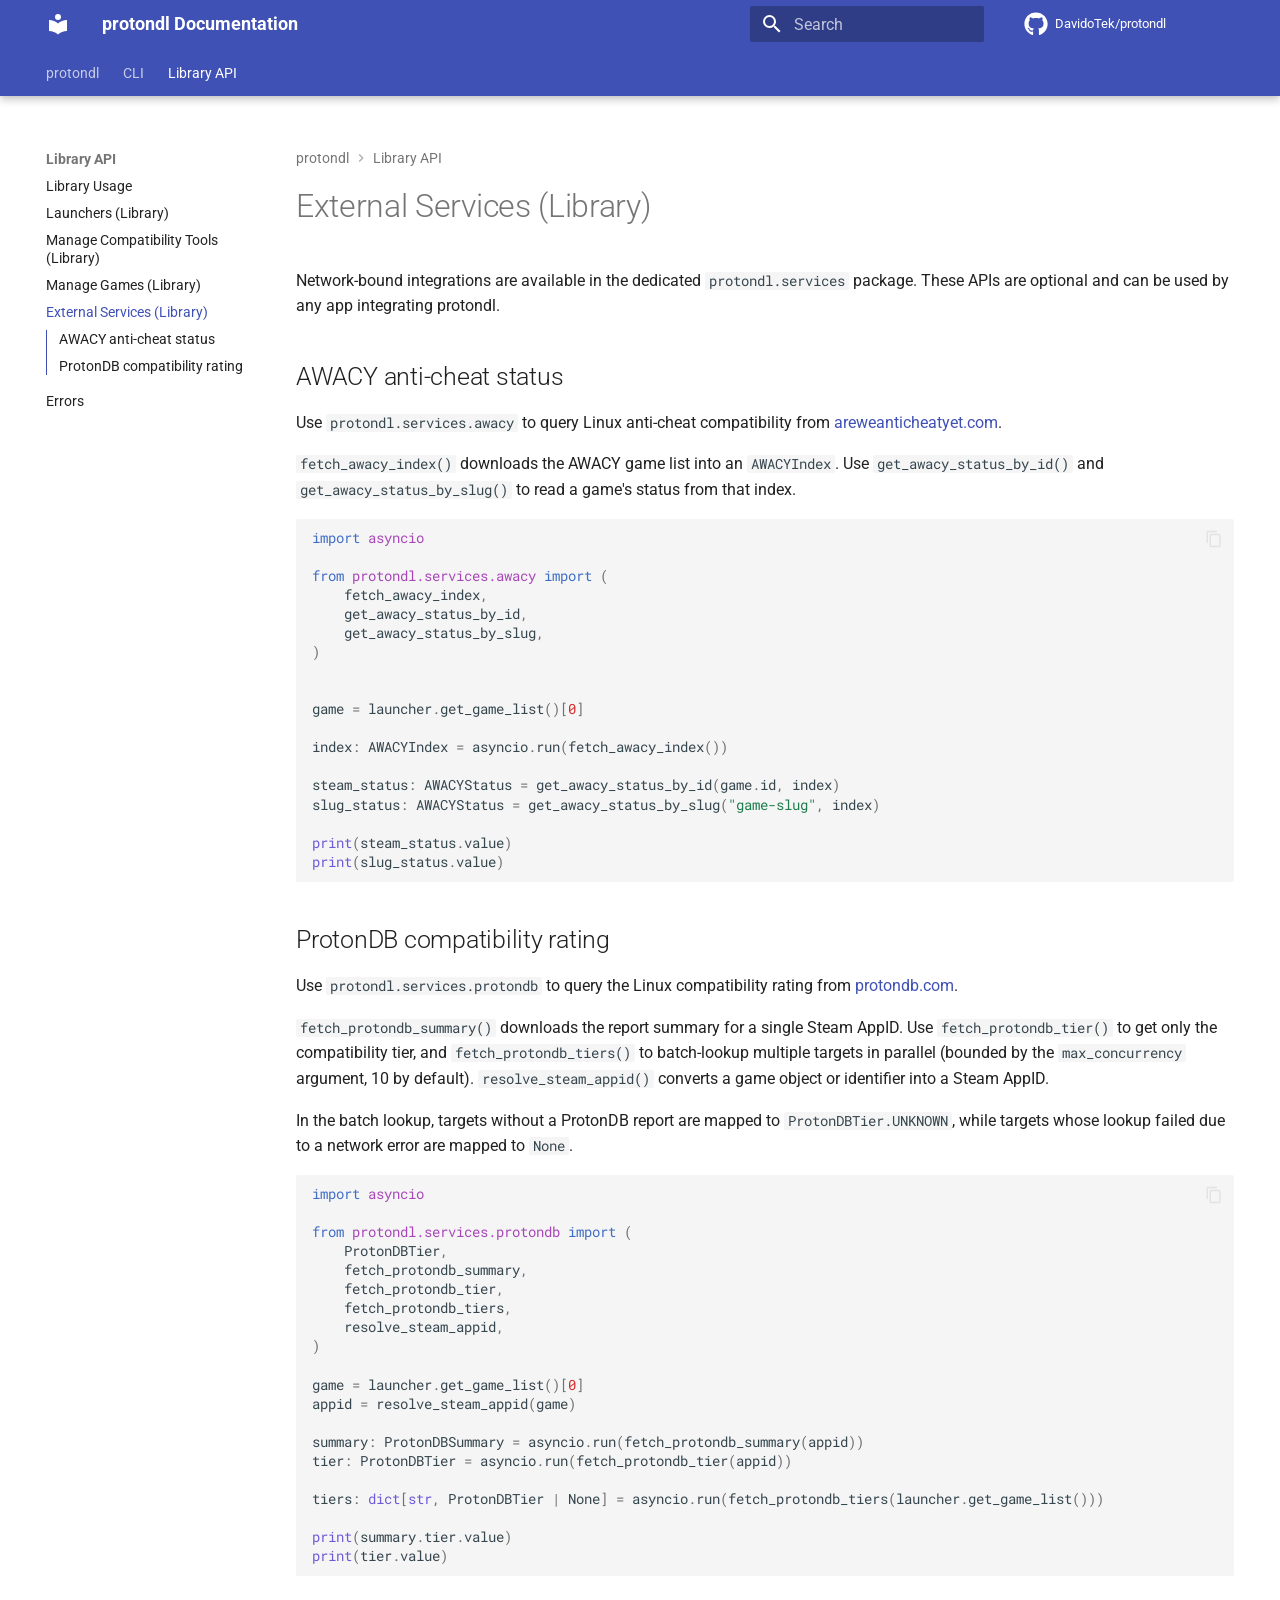
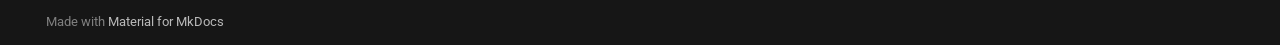
<file: Library_API/40_external_services_api/index.html>
<!doctype html>
<html lang="en" class="no-js">
  <head>
    
      <meta charset="utf-8">
      <meta name="viewport" content="width=device-width,initial-scale=1">
      
        <meta name="description" content="Documentation of the protondl library.
Modern, headless, and async-first Python library and CLI for managing Steam & Linux gaming compatibility tools.
">
      
      
      
        <link rel="canonical" href="https://davidotek.github.io/protondl/Library_API/40_external_services_api/">
      
      
        <link rel="prev" href="../30_manage_games_api/">
      
      
        <link rel="next" href="../50_errors/">
      
      
        
      
      
      <link rel="icon" href="../../assets/images/favicon.png">
      <meta name="generator" content="mkdocs-1.6.1, mkdocs-material-9.8.1">
    
    
      
        <title>External Services (Library) - protondl Documentation</title>
      
    
    
      <link rel="stylesheet" href="../../assets/stylesheets/main.57a0d79d.min.css">
      
      


    
    
      
    
    
      
        
        
        
        <link rel="stylesheet" href="../../assets/external/fonts.googleapis.com/css.49ea35f2.css">
        <style>:root{--md-text-font:"Roboto";--md-code-font:"Roboto Mono"}</style>
      
    
    
      <link rel="stylesheet" href="../../stylesheets/launcher_badges.css">
    
    <script>__md_scope=new URL("../..",location),__md_hash=e=>[...e].reduce(((e,_)=>(e<<5)-e+_.charCodeAt(0)),0),__md_get=(e,_=localStorage,t=__md_scope)=>JSON.parse(_.getItem(t.pathname+"."+e)),__md_set=(e,_,t=localStorage,a=__md_scope)=>{try{t.setItem(a.pathname+"."+e,JSON.stringify(_))}catch(e){}}</script>
    
      

    
    
  </head>
  
  
    <body dir="ltr">
  
    
    <input class="md-toggle" data-md-toggle="drawer" type="checkbox" id="__drawer" autocomplete="off">
    <input class="md-toggle" data-md-toggle="search" type="checkbox" id="__search" autocomplete="off">
    <label class="md-overlay" for="__drawer"></label>
    <div data-md-component="skip">
      
        
        <a href="#external-services-library" class="md-skip">
          Skip to content
        </a>
      
    </div>
    <div data-md-component="announce">
      
    </div>
    
    
      

  

<header class="md-header md-header--shadow md-header--lifted" data-md-component="header">
  <nav class="md-header__inner md-grid" aria-label="Header">
    <a href="../.." title="protondl Documentation" class="md-header__button md-logo" aria-label="protondl Documentation" data-md-component="logo">
      
  
  <svg xmlns="http://www.w3.org/2000/svg" viewBox="0 0 24 24"><path d="M12 8a3 3 0 0 0 3-3 3 3 0 0 0-3-3 3 3 0 0 0-3 3 3 3 0 0 0 3 3m0 3.54C9.64 9.35 6.5 8 3 8v11c3.5 0 6.64 1.35 9 3.54 2.36-2.19 5.5-3.54 9-3.54V8c-3.5 0-6.64 1.35-9 3.54"/></svg>

    </a>
    <label class="md-header__button md-icon" for="__drawer">
      
      <svg xmlns="http://www.w3.org/2000/svg" viewBox="0 0 24 24"><path d="M3 6h18v2H3zm0 5h18v2H3zm0 5h18v2H3z"/></svg>
    </label>
    <div class="md-header__title" data-md-component="header-title">
      <div class="md-header__ellipsis">
        <div class="md-header__topic">
          <span class="md-ellipsis">
            protondl Documentation
          </span>
        </div>
        <div class="md-header__topic" data-md-component="header-topic">
          <span class="md-ellipsis">
            
              External Services (Library)
            
          </span>
        </div>
      </div>
    </div>
    
    
      <script>var palette=__md_get("__palette");if(palette&&palette.color){if("(prefers-color-scheme)"===palette.color.media){var media=matchMedia("(prefers-color-scheme: light)"),input=document.querySelector(media.matches?"[data-md-color-media='(prefers-color-scheme: light)']":"[data-md-color-media='(prefers-color-scheme: dark)']");palette.color.media=input.getAttribute("data-md-color-media"),palette.color.scheme=input.getAttribute("data-md-color-scheme"),palette.color.primary=input.getAttribute("data-md-color-primary"),palette.color.accent=input.getAttribute("data-md-color-accent")}for(var[key,value]of Object.entries(palette.color))document.body.setAttribute("data-md-color-"+key,value)}</script>
    
    
    
      
      
        <label class="md-header__button md-icon" for="__search">
          
          <svg xmlns="http://www.w3.org/2000/svg" viewBox="0 0 24 24"><path d="M9.5 3A6.5 6.5 0 0 1 16 9.5c0 1.61-.59 3.09-1.56 4.23l.27.27h.79l5 5-1.5 1.5-5-5v-.79l-.27-.27A6.52 6.52 0 0 1 9.5 16 6.5 6.5 0 0 1 3 9.5 6.5 6.5 0 0 1 9.5 3m0 2C7 5 5 7 5 9.5S7 14 9.5 14 14 12 14 9.5 12 5 9.5 5"/></svg>
        </label>
        <div class="md-search" data-md-component="search" role="dialog">
  <label class="md-search__overlay" for="__search"></label>
  <div class="md-search__inner" role="search">
    <form class="md-search__form" name="search">
      <input type="text" class="md-search__input" name="query" aria-label="Search" placeholder="Search" autocapitalize="off" autocorrect="off" autocomplete="off" spellcheck="false" data-md-component="search-query" required>
      <label class="md-search__icon md-icon" for="__search">
        
        <svg xmlns="http://www.w3.org/2000/svg" viewBox="0 0 24 24"><path d="M9.5 3A6.5 6.5 0 0 1 16 9.5c0 1.61-.59 3.09-1.56 4.23l.27.27h.79l5 5-1.5 1.5-5-5v-.79l-.27-.27A6.52 6.52 0 0 1 9.5 16 6.5 6.5 0 0 1 3 9.5 6.5 6.5 0 0 1 9.5 3m0 2C7 5 5 7 5 9.5S7 14 9.5 14 14 12 14 9.5 12 5 9.5 5"/></svg>
        
        <svg xmlns="http://www.w3.org/2000/svg" viewBox="0 0 24 24"><path d="M20 11v2H8l5.5 5.5-1.42 1.42L4.16 12l7.92-7.92L13.5 5.5 8 11z"/></svg>
      </label>
      <nav class="md-search__options" aria-label="Search">
        
        <button type="reset" class="md-search__icon md-icon" title="Clear" aria-label="Clear" tabindex="-1">
          
          <svg xmlns="http://www.w3.org/2000/svg" viewBox="0 0 24 24"><path d="M19 6.41 17.59 5 12 10.59 6.41 5 5 6.41 10.59 12 5 17.59 6.41 19 12 13.41 17.59 19 19 17.59 13.41 12z"/></svg>
        </button>
      </nav>
      
    </form>
    <div class="md-search__output">
      <div class="md-search__scrollwrap" tabindex="0" data-md-scrollfix>
        <div class="md-search-result" data-md-component="search-result">
          <div class="md-search-result__meta">
            Initializing search
          </div>
          <ol class="md-search-result__list" role="presentation"></ol>
        </div>
      </div>
    </div>
  </div>
</div>
      
    
    
      <div class="md-header__source">
        <a href="https://github.com/DavidoTek/protondl" title="Go to repository" class="md-source" data-md-component="source">
  <div class="md-source__icon md-icon">
    
    <svg xmlns="http://www.w3.org/2000/svg" viewBox="0 0 512 512"><!--! Font Awesome Free 7.1.0 by @fontawesome - https://fontawesome.com License - https://fontawesome.com/license/free (Icons: CC BY 4.0, Fonts: SIL OFL 1.1, Code: MIT License) Copyright 2025 Fonticons, Inc.--><path d="M173.9 397.4c0 2-2.3 3.6-5.2 3.6-3.3.3-5.6-1.3-5.6-3.6 0-2 2.3-3.6 5.2-3.6 3-.3 5.6 1.3 5.6 3.6m-31.1-4.5c-.7 2 1.3 4.3 4.3 4.9 2.6 1 5.6 0 6.2-2s-1.3-4.3-4.3-5.2c-2.6-.7-5.5.3-6.2 2.3m44.2-1.7c-2.9.7-4.9 2.6-4.6 4.9.3 2 2.9 3.3 5.9 2.6 2.9-.7 4.9-2.6 4.6-4.6-.3-1.9-3-3.2-5.9-2.9M252.8 8C114.1 8 8 113.3 8 252c0 110.9 69.8 205.8 169.5 239.2 12.8 2.3 17.3-5.6 17.3-12.1 0-6.2-.3-40.4-.3-61.4 0 0-70 15-84.7-29.8 0 0-11.4-29.1-27.8-36.6 0 0-22.9-15.7 1.6-15.4 0 0 24.9 2 38.6 25.8 21.9 38.6 58.6 27.5 72.9 20.9 2.3-16 8.8-27.1 16-33.7-55.9-6.2-112.3-14.3-112.3-110.5 0-27.5 7.6-41.3 23.6-58.9-2.6-6.5-11.1-33.3 2.6-67.9 20.9-6.5 69 27 69 27 20-5.6 41.5-8.5 62.8-8.5s42.8 2.9 62.8 8.5c0 0 48.1-33.6 69-27 13.7 34.7 5.2 61.4 2.6 67.9 16 17.7 25.8 31.5 25.8 58.9 0 96.5-58.9 104.2-114.8 110.5 9.2 7.9 17 22.9 17 46.4 0 33.7-.3 75.4-.3 83.6 0 6.5 4.6 14.4 17.3 12.1C436.2 457.8 504 362.9 504 252 504 113.3 391.5 8 252.8 8M105.2 352.9c-1.3 1-1 3.3.7 5.2 1.6 1.6 3.9 2.3 5.2 1 1.3-1 1-3.3-.7-5.2-1.6-1.6-3.9-2.3-5.2-1m-10.8-8.1c-.7 1.3.3 2.9 2.3 3.9 1.6 1 3.6.7 4.3-.7.7-1.3-.3-2.9-2.3-3.9-2-.6-3.6-.3-4.3.7m32.4 35.6c-1.6 1.3-1 4.3 1.3 6.2 2.3 2.3 5.2 2.6 6.5 1 1.3-1.3.7-4.3-1.3-6.2-2.2-2.3-5.2-2.6-6.5-1m-11.4-14.7c-1.6 1-1.6 3.6 0 5.9s4.3 3.3 5.6 2.3c1.6-1.3 1.6-3.9 0-6.2-1.4-2.3-4-3.3-5.6-2"/></svg>
  </div>
  <div class="md-source__repository">
    DavidoTek/protondl
  </div>
</a>
      </div>
    
  </nav>
  
    
      
<nav class="md-tabs" aria-label="Tabs" data-md-component="tabs">
  <div class="md-grid">
    <ul class="md-tabs__list">
      
        
  
  
  
  
    <li class="md-tabs__item">
      <a href="../.." class="md-tabs__link">
        
  
  
    
  
  protondl

      </a>
    </li>
  

      
        
  
  
  
  
    
    
      <li class="md-tabs__item">
        <a href="../../CLI/" class="md-tabs__link">
          
  
  
  CLI

        </a>
      </li>
    
  

      
        
  
  
  
    
  
  
    
    
      <li class="md-tabs__item md-tabs__item--active">
        <a href="../" class="md-tabs__link">
          
  
  
  Library API

        </a>
      </li>
    
  

      
    </ul>
  </div>
</nav>
    
  
</header>
    
    <div class="md-container" data-md-component="container">
      
      
        
      
      <main class="md-main" data-md-component="main">
        <div class="md-main__inner md-grid">
          
            
              
              <div class="md-sidebar md-sidebar--primary" data-md-component="sidebar" data-md-type="navigation" >
                <div class="md-sidebar__scrollwrap">
                  <div class="md-sidebar__inner">
                    


  


  

<nav class="md-nav md-nav--primary md-nav--lifted md-nav--integrated" aria-label="Navigation" data-md-level="0">
  <label class="md-nav__title" for="__drawer">
    <a href="../.." title="protondl Documentation" class="md-nav__button md-logo" aria-label="protondl Documentation" data-md-component="logo">
      
  
  <svg xmlns="http://www.w3.org/2000/svg" viewBox="0 0 24 24"><path d="M12 8a3 3 0 0 0 3-3 3 3 0 0 0-3-3 3 3 0 0 0-3 3 3 3 0 0 0 3 3m0 3.54C9.64 9.35 6.5 8 3 8v11c3.5 0 6.64 1.35 9 3.54 2.36-2.19 5.5-3.54 9-3.54V8c-3.5 0-6.64 1.35-9 3.54"/></svg>

    </a>
    protondl Documentation
  </label>
  
    <div class="md-nav__source">
      <a href="https://github.com/DavidoTek/protondl" title="Go to repository" class="md-source" data-md-component="source">
  <div class="md-source__icon md-icon">
    
    <svg xmlns="http://www.w3.org/2000/svg" viewBox="0 0 512 512"><!--! Font Awesome Free 7.1.0 by @fontawesome - https://fontawesome.com License - https://fontawesome.com/license/free (Icons: CC BY 4.0, Fonts: SIL OFL 1.1, Code: MIT License) Copyright 2025 Fonticons, Inc.--><path d="M173.9 397.4c0 2-2.3 3.6-5.2 3.6-3.3.3-5.6-1.3-5.6-3.6 0-2 2.3-3.6 5.2-3.6 3-.3 5.6 1.3 5.6 3.6m-31.1-4.5c-.7 2 1.3 4.3 4.3 4.9 2.6 1 5.6 0 6.2-2s-1.3-4.3-4.3-5.2c-2.6-.7-5.5.3-6.2 2.3m44.2-1.7c-2.9.7-4.9 2.6-4.6 4.9.3 2 2.9 3.3 5.9 2.6 2.9-.7 4.9-2.6 4.6-4.6-.3-1.9-3-3.2-5.9-2.9M252.8 8C114.1 8 8 113.3 8 252c0 110.9 69.8 205.8 169.5 239.2 12.8 2.3 17.3-5.6 17.3-12.1 0-6.2-.3-40.4-.3-61.4 0 0-70 15-84.7-29.8 0 0-11.4-29.1-27.8-36.6 0 0-22.9-15.7 1.6-15.4 0 0 24.9 2 38.6 25.8 21.9 38.6 58.6 27.5 72.9 20.9 2.3-16 8.8-27.1 16-33.7-55.9-6.2-112.3-14.3-112.3-110.5 0-27.5 7.6-41.3 23.6-58.9-2.6-6.5-11.1-33.3 2.6-67.9 20.9-6.5 69 27 69 27 20-5.6 41.5-8.5 62.8-8.5s42.8 2.9 62.8 8.5c0 0 48.1-33.6 69-27 13.7 34.7 5.2 61.4 2.6 67.9 16 17.7 25.8 31.5 25.8 58.9 0 96.5-58.9 104.2-114.8 110.5 9.2 7.9 17 22.9 17 46.4 0 33.7-.3 75.4-.3 83.6 0 6.5 4.6 14.4 17.3 12.1C436.2 457.8 504 362.9 504 252 504 113.3 391.5 8 252.8 8M105.2 352.9c-1.3 1-1 3.3.7 5.2 1.6 1.6 3.9 2.3 5.2 1 1.3-1 1-3.3-.7-5.2-1.6-1.6-3.9-2.3-5.2-1m-10.8-8.1c-.7 1.3.3 2.9 2.3 3.9 1.6 1 3.6.7 4.3-.7.7-1.3-.3-2.9-2.3-3.9-2-.6-3.6-.3-4.3.7m32.4 35.6c-1.6 1.3-1 4.3 1.3 6.2 2.3 2.3 5.2 2.6 6.5 1 1.3-1.3.7-4.3-1.3-6.2-2.2-2.3-5.2-2.6-6.5-1m-11.4-14.7c-1.6 1-1.6 3.6 0 5.9s4.3 3.3 5.6 2.3c1.6-1.3 1.6-3.9 0-6.2-1.4-2.3-4-3.3-5.6-2"/></svg>
  </div>
  <div class="md-source__repository">
    DavidoTek/protondl
  </div>
</a>
    </div>
  
  <ul class="md-nav__list" data-md-scrollfix>
    
      
      
  
  
  
  
    <li class="md-nav__item">
      <a href="../.." class="md-nav__link">
        
  
  
  <span class="md-ellipsis">
    
  
    protondl
  

    
  </span>
  
  

      </a>
    </li>
  

    
      
      
  
  
  
  
    
    
    
    
      
      
        
      
    
    
    <li class="md-nav__item md-nav__item--nested">
      
        
        
        <input class="md-nav__toggle md-toggle " type="checkbox" id="__nav_2" >
        
          
          <label class="md-nav__link" for="__nav_2" id="__nav_2_label" tabindex="0">
            
  
  
  <span class="md-ellipsis">
    
  
    CLI
  

    
  </span>
  
  

            <span class="md-nav__icon md-icon"></span>
          </label>
        
        <nav class="md-nav" data-md-level="1" aria-labelledby="__nav_2_label" aria-expanded="false">
          <label class="md-nav__title" for="__nav_2">
            <span class="md-nav__icon md-icon"></span>
            
  
    CLI
  

          </label>
          <ul class="md-nav__list" data-md-scrollfix>
            
              
                
  
  
  
  
    <li class="md-nav__item">
      <a href="../../CLI/" class="md-nav__link">
        
  
  
  <span class="md-ellipsis">
    
  
    CLI Usage
  

    
  </span>
  
  

      </a>
    </li>
  

              
            
              
                
  
  
  
  
    <li class="md-nav__item">
      <a href="../../CLI/10_manage_tools/" class="md-nav__link">
        
  
  
  <span class="md-ellipsis">
    
  
    Manage Tools
  

    
  </span>
  
  

      </a>
    </li>
  

              
            
              
                
  
  
  
  
    <li class="md-nav__item">
      <a href="../../CLI/20_manage_games/" class="md-nav__link">
        
  
  
  <span class="md-ellipsis">
    
  
    Manage Games
  

    
  </span>
  
  

      </a>
    </li>
  

              
            
              
                
  
  
  
  
    <li class="md-nav__item">
      <a href="../../CLI/40_external_services/" class="md-nav__link">
        
  
  
  <span class="md-ellipsis">
    
  
    External Services
  

    
  </span>
  
  

      </a>
    </li>
  

              
            
          </ul>
        </nav>
      
    </li>
  

    
      
      
  
  
    
  
  
  
    
    
    
    
      
        
        
      
      
        
      
    
    
    <li class="md-nav__item md-nav__item--active md-nav__item--section md-nav__item--nested">
      
        
        
        <input class="md-nav__toggle md-toggle " type="checkbox" id="__nav_3" checked>
        
          
          <label class="md-nav__link" for="__nav_3" id="__nav_3_label" tabindex="">
            
  
  
  <span class="md-ellipsis">
    
  
    Library API
  

    
  </span>
  
  

            <span class="md-nav__icon md-icon"></span>
          </label>
        
        <nav class="md-nav" data-md-level="1" aria-labelledby="__nav_3_label" aria-expanded="true">
          <label class="md-nav__title" for="__nav_3">
            <span class="md-nav__icon md-icon"></span>
            
  
    Library API
  

          </label>
          <ul class="md-nav__list" data-md-scrollfix>
            
              
                
  
  
  
  
    <li class="md-nav__item">
      <a href="../" class="md-nav__link">
        
  
  
  <span class="md-ellipsis">
    
  
    Library Usage
  

    
  </span>
  
  

      </a>
    </li>
  

              
            
              
                
  
  
  
  
    <li class="md-nav__item">
      <a href="../10_launcher_api/" class="md-nav__link">
        
  
  
  <span class="md-ellipsis">
    
  
    Launchers (Library)
  

    
  </span>
  
  

      </a>
    </li>
  

              
            
              
                
  
  
  
  
    <li class="md-nav__item">
      <a href="../20_manage_tools_api/" class="md-nav__link">
        
  
  
  <span class="md-ellipsis">
    
  
    Manage Compatibility Tools (Library)
  

    
  </span>
  
  

      </a>
    </li>
  

              
            
              
                
  
  
  
  
    <li class="md-nav__item">
      <a href="../30_manage_games_api/" class="md-nav__link">
        
  
  
  <span class="md-ellipsis">
    
  
    Manage Games (Library)
  

    
  </span>
  
  

      </a>
    </li>
  

              
            
              
                
  
  
    
  
  
  
    <li class="md-nav__item md-nav__item--active">
      
      <input class="md-nav__toggle md-toggle" type="checkbox" id="__toc">
      
      
        
      
      
        <label class="md-nav__link md-nav__link--active" for="__toc">
          
  
  
  <span class="md-ellipsis">
    
  
    External Services (Library)
  

    
  </span>
  
  

          <span class="md-nav__icon md-icon"></span>
        </label>
      
      <a href="./" class="md-nav__link md-nav__link--active">
        
  
  
  <span class="md-ellipsis">
    
  
    External Services (Library)
  

    
  </span>
  
  

      </a>
      
        

<nav class="md-nav md-nav--secondary" aria-label="Table of contents">
  
  
  
    
  
  
    <label class="md-nav__title" for="__toc">
      <span class="md-nav__icon md-icon"></span>
      Table of contents
    </label>
    <ul class="md-nav__list" data-md-component="toc" data-md-scrollfix>
      
        <li class="md-nav__item">
  <a href="#awacy-anti-cheat-status" class="md-nav__link">
    <span class="md-ellipsis">
      
        AWACY anti-cheat status
      
    </span>
  </a>
  
</li>
      
        <li class="md-nav__item">
  <a href="#protondb-compatibility-rating" class="md-nav__link">
    <span class="md-ellipsis">
      
        ProtonDB compatibility rating
      
    </span>
  </a>
  
</li>
      
    </ul>
  
</nav>
      
    </li>
  

              
            
              
                
  
  
  
  
    <li class="md-nav__item">
      <a href="../50_errors/" class="md-nav__link">
        
  
  
  <span class="md-ellipsis">
    
  
    Errors
  

    
  </span>
  
  

      </a>
    </li>
  

              
            
          </ul>
        </nav>
      
    </li>
  

    
  </ul>
</nav>
                  </div>
                </div>
              </div>
            
            
          
          
            <div class="md-content" data-md-component="content">
              
                



  


  <nav class="md-path" aria-label="Navigation" >
    <ol class="md-path__list">
      
        
  
  
    <li class="md-path__item">
      <a href="../.." class="md-path__link">
        
  <span class="md-ellipsis">
    protondl
  </span>

      </a>
    </li>
  

      
      
        
  
  
    
    
      <li class="md-path__item">
        <a href="../" class="md-path__link">
          
  <span class="md-ellipsis">
    Library API
  </span>

        </a>
      </li>
    
  

      
    </ol>
  </nav>

              
              <article class="md-content__inner md-typeset">
                
                  


  
  


<h1 id="external-services-library">External Services (Library)</h1>
<p>Network-bound integrations are available in the dedicated <code>protondl.services</code> package.
These APIs are optional and can be used by any app integrating protondl.</p>
<h2 id="awacy-anti-cheat-status">AWACY anti-cheat status</h2>
<p>Use <code>protondl.services.awacy</code> to query Linux anti-cheat compatibility from <a href="https://areweanticheatyet.com/">areweanticheatyet.com</a>.</p>
<p><code>fetch_awacy_index()</code> downloads the AWACY game list into an <code>AWACYIndex</code>.
Use <code>get_awacy_status_by_id()</code> and <code>get_awacy_status_by_slug()</code> to read a game's status from that index.</p>
<div class="language-python highlight"><pre><span></span><code><span id="__span-0-1"><a id="__codelineno-0-1" name="__codelineno-0-1" href="#__codelineno-0-1"></a><span class="kn">import</span><span class="w"> </span><span class="nn">asyncio</span>
</span><span id="__span-0-2"><a id="__codelineno-0-2" name="__codelineno-0-2" href="#__codelineno-0-2"></a>
</span><span id="__span-0-3"><a id="__codelineno-0-3" name="__codelineno-0-3" href="#__codelineno-0-3"></a><span class="kn">from</span><span class="w"> </span><span class="nn">protondl.services.awacy</span><span class="w"> </span><span class="kn">import</span> <span class="p">(</span>
</span><span id="__span-0-4"><a id="__codelineno-0-4" name="__codelineno-0-4" href="#__codelineno-0-4"></a>    <span class="n">fetch_awacy_index</span><span class="p">,</span>
</span><span id="__span-0-5"><a id="__codelineno-0-5" name="__codelineno-0-5" href="#__codelineno-0-5"></a>    <span class="n">get_awacy_status_by_id</span><span class="p">,</span>
</span><span id="__span-0-6"><a id="__codelineno-0-6" name="__codelineno-0-6" href="#__codelineno-0-6"></a>    <span class="n">get_awacy_status_by_slug</span><span class="p">,</span>
</span><span id="__span-0-7"><a id="__codelineno-0-7" name="__codelineno-0-7" href="#__codelineno-0-7"></a><span class="p">)</span>
</span><span id="__span-0-8"><a id="__codelineno-0-8" name="__codelineno-0-8" href="#__codelineno-0-8"></a>
</span><span id="__span-0-9"><a id="__codelineno-0-9" name="__codelineno-0-9" href="#__codelineno-0-9"></a>
</span><span id="__span-0-10"><a id="__codelineno-0-10" name="__codelineno-0-10" href="#__codelineno-0-10"></a><span class="n">game</span> <span class="o">=</span> <span class="n">launcher</span><span class="o">.</span><span class="n">get_game_list</span><span class="p">()[</span><span class="mi">0</span><span class="p">]</span>
</span><span id="__span-0-11"><a id="__codelineno-0-11" name="__codelineno-0-11" href="#__codelineno-0-11"></a>
</span><span id="__span-0-12"><a id="__codelineno-0-12" name="__codelineno-0-12" href="#__codelineno-0-12"></a><span class="n">index</span><span class="p">:</span> <span class="n">AWACYIndex</span> <span class="o">=</span> <span class="n">asyncio</span><span class="o">.</span><span class="n">run</span><span class="p">(</span><span class="n">fetch_awacy_index</span><span class="p">())</span>
</span><span id="__span-0-13"><a id="__codelineno-0-13" name="__codelineno-0-13" href="#__codelineno-0-13"></a>
</span><span id="__span-0-14"><a id="__codelineno-0-14" name="__codelineno-0-14" href="#__codelineno-0-14"></a><span class="n">steam_status</span><span class="p">:</span> <span class="n">AWACYStatus</span> <span class="o">=</span> <span class="n">get_awacy_status_by_id</span><span class="p">(</span><span class="n">game</span><span class="o">.</span><span class="n">id</span><span class="p">,</span> <span class="n">index</span><span class="p">)</span>
</span><span id="__span-0-15"><a id="__codelineno-0-15" name="__codelineno-0-15" href="#__codelineno-0-15"></a><span class="n">slug_status</span><span class="p">:</span> <span class="n">AWACYStatus</span> <span class="o">=</span> <span class="n">get_awacy_status_by_slug</span><span class="p">(</span><span class="s2">"game-slug"</span><span class="p">,</span> <span class="n">index</span><span class="p">)</span>
</span><span id="__span-0-16"><a id="__codelineno-0-16" name="__codelineno-0-16" href="#__codelineno-0-16"></a>
</span><span id="__span-0-17"><a id="__codelineno-0-17" name="__codelineno-0-17" href="#__codelineno-0-17"></a><span class="nb">print</span><span class="p">(</span><span class="n">steam_status</span><span class="o">.</span><span class="n">value</span><span class="p">)</span>
</span><span id="__span-0-18"><a id="__codelineno-0-18" name="__codelineno-0-18" href="#__codelineno-0-18"></a><span class="nb">print</span><span class="p">(</span><span class="n">slug_status</span><span class="o">.</span><span class="n">value</span><span class="p">)</span>
</span></code></pre></div>
<h2 id="protondb-compatibility-rating">ProtonDB compatibility rating</h2>
<p>Use <code>protondl.services.protondb</code> to query the Linux compatibility rating from <a href="https://www.protondb.com/">protondb.com</a>.</p>
<p><code>fetch_protondb_summary()</code> downloads the report summary for a single Steam AppID.
Use <code>fetch_protondb_tier()</code> to get only the compatibility tier, and <code>fetch_protondb_tiers()</code>
to batch-lookup multiple targets in parallel (bounded by the <code>max_concurrency</code> argument,
10 by default). <code>resolve_steam_appid()</code> converts a game object or identifier into a Steam AppID.</p>
<p>In the batch lookup, targets without a ProtonDB report are mapped to <code>ProtonDBTier.UNKNOWN</code>,
while targets whose lookup failed due to a network error are mapped to <code>None</code>.</p>
<div class="language-python highlight"><pre><span></span><code><span id="__span-1-1"><a id="__codelineno-1-1" name="__codelineno-1-1" href="#__codelineno-1-1"></a><span class="kn">import</span><span class="w"> </span><span class="nn">asyncio</span>
</span><span id="__span-1-2"><a id="__codelineno-1-2" name="__codelineno-1-2" href="#__codelineno-1-2"></a>
</span><span id="__span-1-3"><a id="__codelineno-1-3" name="__codelineno-1-3" href="#__codelineno-1-3"></a><span class="kn">from</span><span class="w"> </span><span class="nn">protondl.services.protondb</span><span class="w"> </span><span class="kn">import</span> <span class="p">(</span>
</span><span id="__span-1-4"><a id="__codelineno-1-4" name="__codelineno-1-4" href="#__codelineno-1-4"></a>    <span class="n">ProtonDBTier</span><span class="p">,</span>
</span><span id="__span-1-5"><a id="__codelineno-1-5" name="__codelineno-1-5" href="#__codelineno-1-5"></a>    <span class="n">fetch_protondb_summary</span><span class="p">,</span>
</span><span id="__span-1-6"><a id="__codelineno-1-6" name="__codelineno-1-6" href="#__codelineno-1-6"></a>    <span class="n">fetch_protondb_tier</span><span class="p">,</span>
</span><span id="__span-1-7"><a id="__codelineno-1-7" name="__codelineno-1-7" href="#__codelineno-1-7"></a>    <span class="n">fetch_protondb_tiers</span><span class="p">,</span>
</span><span id="__span-1-8"><a id="__codelineno-1-8" name="__codelineno-1-8" href="#__codelineno-1-8"></a>    <span class="n">resolve_steam_appid</span><span class="p">,</span>
</span><span id="__span-1-9"><a id="__codelineno-1-9" name="__codelineno-1-9" href="#__codelineno-1-9"></a><span class="p">)</span>
</span><span id="__span-1-10"><a id="__codelineno-1-10" name="__codelineno-1-10" href="#__codelineno-1-10"></a>
</span><span id="__span-1-11"><a id="__codelineno-1-11" name="__codelineno-1-11" href="#__codelineno-1-11"></a><span class="n">game</span> <span class="o">=</span> <span class="n">launcher</span><span class="o">.</span><span class="n">get_game_list</span><span class="p">()[</span><span class="mi">0</span><span class="p">]</span>
</span><span id="__span-1-12"><a id="__codelineno-1-12" name="__codelineno-1-12" href="#__codelineno-1-12"></a><span class="n">appid</span> <span class="o">=</span> <span class="n">resolve_steam_appid</span><span class="p">(</span><span class="n">game</span><span class="p">)</span>
</span><span id="__span-1-13"><a id="__codelineno-1-13" name="__codelineno-1-13" href="#__codelineno-1-13"></a>
</span><span id="__span-1-14"><a id="__codelineno-1-14" name="__codelineno-1-14" href="#__codelineno-1-14"></a><span class="n">summary</span><span class="p">:</span> <span class="n">ProtonDBSummary</span> <span class="o">=</span> <span class="n">asyncio</span><span class="o">.</span><span class="n">run</span><span class="p">(</span><span class="n">fetch_protondb_summary</span><span class="p">(</span><span class="n">appid</span><span class="p">))</span>
</span><span id="__span-1-15"><a id="__codelineno-1-15" name="__codelineno-1-15" href="#__codelineno-1-15"></a><span class="n">tier</span><span class="p">:</span> <span class="n">ProtonDBTier</span> <span class="o">=</span> <span class="n">asyncio</span><span class="o">.</span><span class="n">run</span><span class="p">(</span><span class="n">fetch_protondb_tier</span><span class="p">(</span><span class="n">appid</span><span class="p">))</span>
</span><span id="__span-1-16"><a id="__codelineno-1-16" name="__codelineno-1-16" href="#__codelineno-1-16"></a>
</span><span id="__span-1-17"><a id="__codelineno-1-17" name="__codelineno-1-17" href="#__codelineno-1-17"></a><span class="n">tiers</span><span class="p">:</span> <span class="nb">dict</span><span class="p">[</span><span class="nb">str</span><span class="p">,</span> <span class="n">ProtonDBTier</span> <span class="o">|</span> <span class="kc">None</span><span class="p">]</span> <span class="o">=</span> <span class="n">asyncio</span><span class="o">.</span><span class="n">run</span><span class="p">(</span><span class="n">fetch_protondb_tiers</span><span class="p">(</span><span class="n">launcher</span><span class="o">.</span><span class="n">get_game_list</span><span class="p">()))</span>
</span><span id="__span-1-18"><a id="__codelineno-1-18" name="__codelineno-1-18" href="#__codelineno-1-18"></a>
</span><span id="__span-1-19"><a id="__codelineno-1-19" name="__codelineno-1-19" href="#__codelineno-1-19"></a><span class="nb">print</span><span class="p">(</span><span class="n">summary</span><span class="o">.</span><span class="n">tier</span><span class="o">.</span><span class="n">value</span><span class="p">)</span>
</span><span id="__span-1-20"><a id="__codelineno-1-20" name="__codelineno-1-20" href="#__codelineno-1-20"></a><span class="nb">print</span><span class="p">(</span><span class="n">tier</span><span class="o">.</span><span class="n">value</span><span class="p">)</span>
</span></code></pre></div>












                
              </article>
            </div>
          
          
<script>var target=document.getElementById(location.hash.slice(1));target&&target.name&&(target.checked=target.name.startsWith("__tabbed_"))</script>
        </div>
        
      </main>
      
        <footer class="md-footer">
  
  <div class="md-footer-meta md-typeset">
    <div class="md-footer-meta__inner md-grid">
      <div class="md-copyright">
  
  
    Made with
    <a href="https://squidfunk.github.io/mkdocs-material/" target="_blank" rel="noopener">
      Material for MkDocs
    </a>
  
</div>
      
    </div>
  </div>
</footer>
      
    </div>
    <div class="md-dialog" data-md-component="dialog">
      <div class="md-dialog__inner md-typeset"></div>
    </div>
    
    
    
      
      
      <script id="__config" type="application/json">{"annotate": null, "base": "../..", "features": ["navigation.tabs", "navigation.tabs.sticky", "navigation.sections", "navigation.path", "navigation.instant", "navigation.instant.prefetch", "toc.follow", "toc.integrate", "content.code.copy"], "search": "../../assets/javascripts/workers/search.a7633da7.min.js", "tags": null, "translations": {"clipboard.copied": "Copied to clipboard", "clipboard.copy": "Copy to clipboard", "search.result.more.one": "1 more on this page", "search.result.more.other": "# more on this page", "search.result.none": "No matching documents", "search.result.one": "1 matching document", "search.result.other": "# matching documents", "search.result.placeholder": "Type to start searching", "search.result.term.missing": "Missing", "select.version": "Select version"}, "version": null}</script>
    
    
      <script src="../../assets/javascripts/bundle.a5f9d56c.min.js"></script>
      
    
  </body>
</html>
</file>
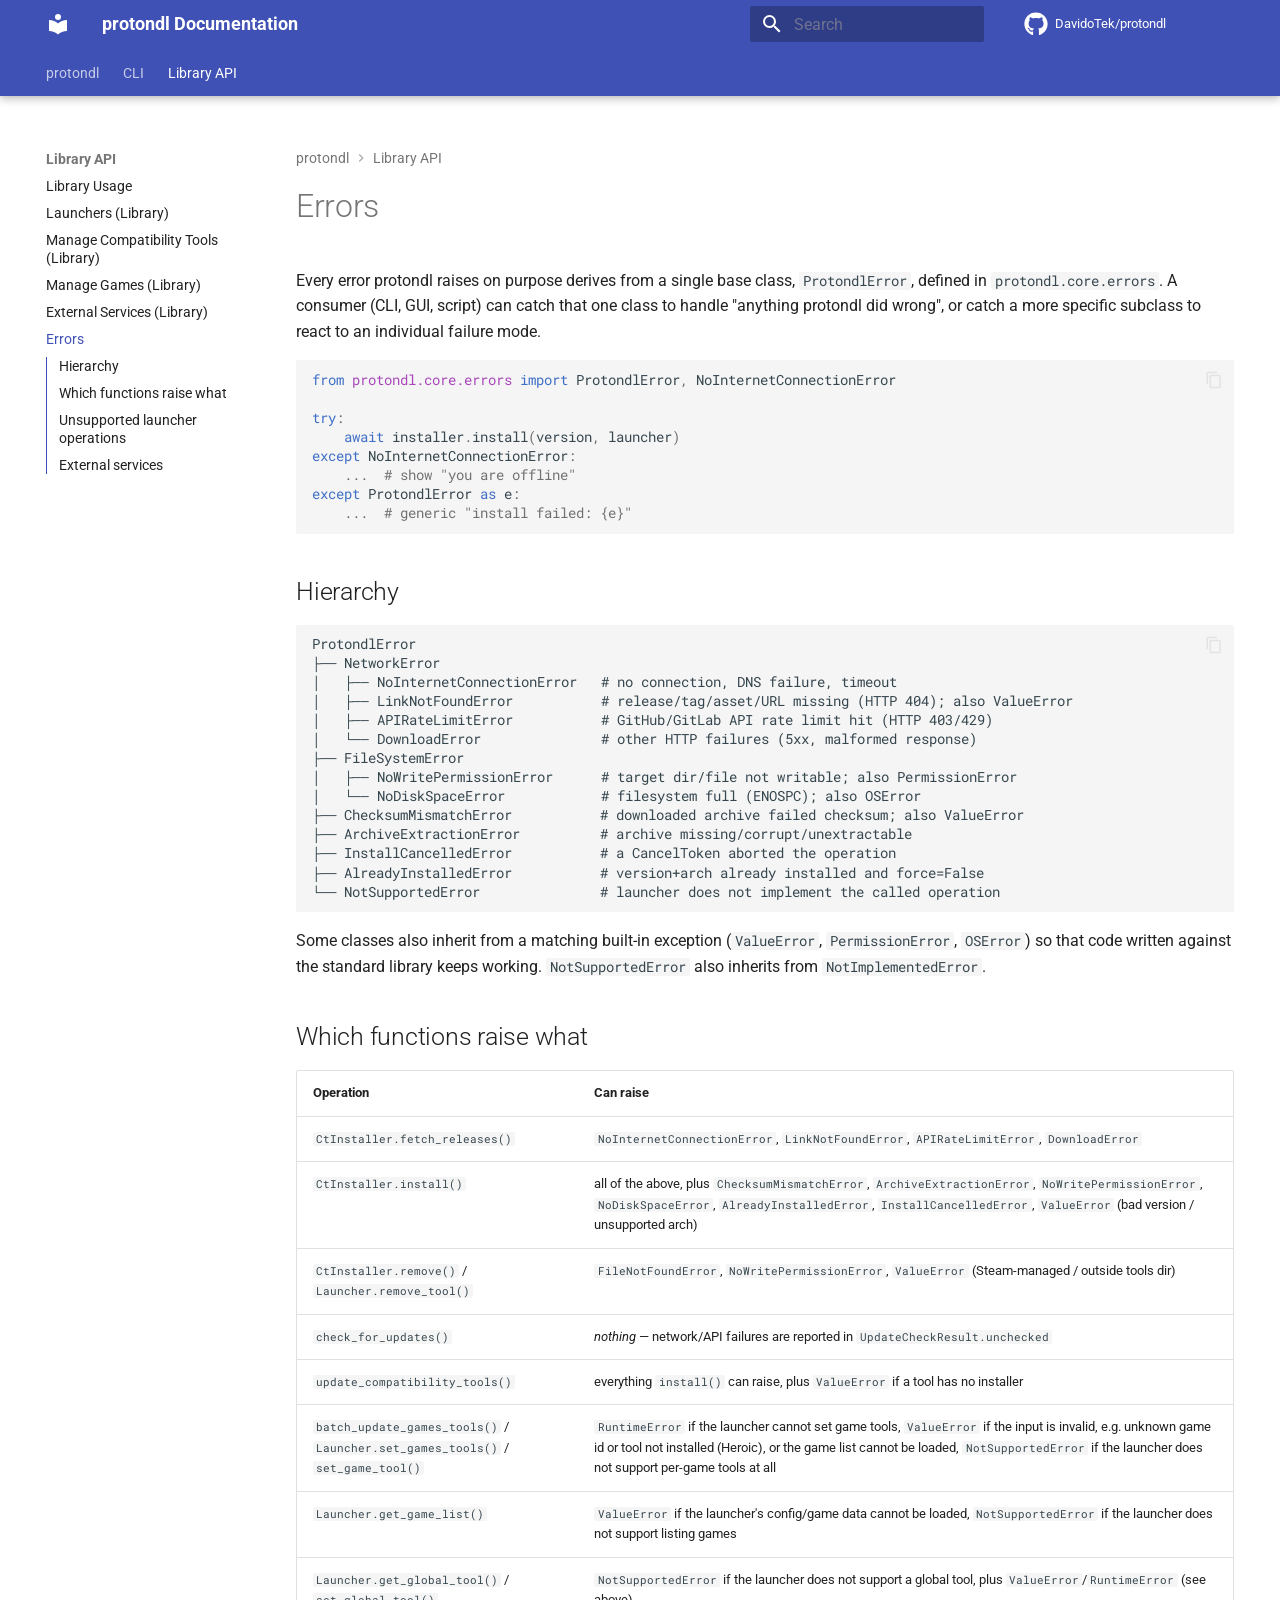
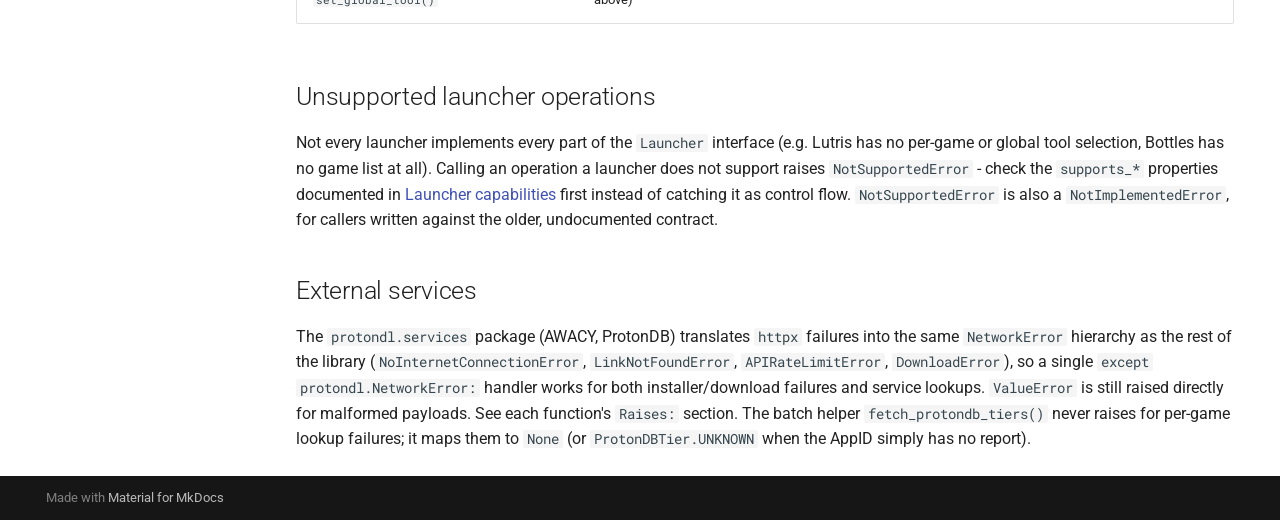
<file: Library_API/50_errors/index.html>
<!doctype html>
<html lang="en" class="no-js">
  <head>
    
      <meta charset="utf-8">
      <meta name="viewport" content="width=device-width,initial-scale=1">
      
        <meta name="description" content="Documentation of the protondl library.
Modern, headless, and async-first Python library and CLI for managing Steam & Linux gaming compatibility tools.
">
      
      
      
        <link rel="canonical" href="https://davidotek.github.io/protondl/Library_API/50_errors/">
      
      
        <link rel="prev" href="../40_external_services_api/">
      
      
      
        
      
      
      <link rel="icon" href="../../assets/images/favicon.png">
      <meta name="generator" content="mkdocs-1.6.1, mkdocs-material-9.8.1">
    
    
      
        <title>Errors - protondl Documentation</title>
      
    
    
      <link rel="stylesheet" href="../../assets/stylesheets/main.57a0d79d.min.css">
      
      


    
    
      
    
    
      
        
        
        
        <link rel="stylesheet" href="../../assets/external/fonts.googleapis.com/css.49ea35f2.css">
        <style>:root{--md-text-font:"Roboto";--md-code-font:"Roboto Mono"}</style>
      
    
    
      <link rel="stylesheet" href="../../stylesheets/launcher_badges.css">
    
    <script>__md_scope=new URL("../..",location),__md_hash=e=>[...e].reduce(((e,_)=>(e<<5)-e+_.charCodeAt(0)),0),__md_get=(e,_=localStorage,t=__md_scope)=>JSON.parse(_.getItem(t.pathname+"."+e)),__md_set=(e,_,t=localStorage,a=__md_scope)=>{try{t.setItem(a.pathname+"."+e,JSON.stringify(_))}catch(e){}}</script>
    
      

    
    
  </head>
  
  
    <body dir="ltr">
  
    
    <input class="md-toggle" data-md-toggle="drawer" type="checkbox" id="__drawer" autocomplete="off">
    <input class="md-toggle" data-md-toggle="search" type="checkbox" id="__search" autocomplete="off">
    <label class="md-overlay" for="__drawer"></label>
    <div data-md-component="skip">
      
        
        <a href="#errors" class="md-skip">
          Skip to content
        </a>
      
    </div>
    <div data-md-component="announce">
      
    </div>
    
    
      

  

<header class="md-header md-header--shadow md-header--lifted" data-md-component="header">
  <nav class="md-header__inner md-grid" aria-label="Header">
    <a href="../.." title="protondl Documentation" class="md-header__button md-logo" aria-label="protondl Documentation" data-md-component="logo">
      
  
  <svg xmlns="http://www.w3.org/2000/svg" viewBox="0 0 24 24"><path d="M12 8a3 3 0 0 0 3-3 3 3 0 0 0-3-3 3 3 0 0 0-3 3 3 3 0 0 0 3 3m0 3.54C9.64 9.35 6.5 8 3 8v11c3.5 0 6.64 1.35 9 3.54 2.36-2.19 5.5-3.54 9-3.54V8c-3.5 0-6.64 1.35-9 3.54"/></svg>

    </a>
    <label class="md-header__button md-icon" for="__drawer">
      
      <svg xmlns="http://www.w3.org/2000/svg" viewBox="0 0 24 24"><path d="M3 6h18v2H3zm0 5h18v2H3zm0 5h18v2H3z"/></svg>
    </label>
    <div class="md-header__title" data-md-component="header-title">
      <div class="md-header__ellipsis">
        <div class="md-header__topic">
          <span class="md-ellipsis">
            protondl Documentation
          </span>
        </div>
        <div class="md-header__topic" data-md-component="header-topic">
          <span class="md-ellipsis">
            
              Errors
            
          </span>
        </div>
      </div>
    </div>
    
    
      <script>var palette=__md_get("__palette");if(palette&&palette.color){if("(prefers-color-scheme)"===palette.color.media){var media=matchMedia("(prefers-color-scheme: light)"),input=document.querySelector(media.matches?"[data-md-color-media='(prefers-color-scheme: light)']":"[data-md-color-media='(prefers-color-scheme: dark)']");palette.color.media=input.getAttribute("data-md-color-media"),palette.color.scheme=input.getAttribute("data-md-color-scheme"),palette.color.primary=input.getAttribute("data-md-color-primary"),palette.color.accent=input.getAttribute("data-md-color-accent")}for(var[key,value]of Object.entries(palette.color))document.body.setAttribute("data-md-color-"+key,value)}</script>
    
    
    
      
      
        <label class="md-header__button md-icon" for="__search">
          
          <svg xmlns="http://www.w3.org/2000/svg" viewBox="0 0 24 24"><path d="M9.5 3A6.5 6.5 0 0 1 16 9.5c0 1.61-.59 3.09-1.56 4.23l.27.27h.79l5 5-1.5 1.5-5-5v-.79l-.27-.27A6.52 6.52 0 0 1 9.5 16 6.5 6.5 0 0 1 3 9.5 6.5 6.5 0 0 1 9.5 3m0 2C7 5 5 7 5 9.5S7 14 9.5 14 14 12 14 9.5 12 5 9.5 5"/></svg>
        </label>
        <div class="md-search" data-md-component="search" role="dialog">
  <label class="md-search__overlay" for="__search"></label>
  <div class="md-search__inner" role="search">
    <form class="md-search__form" name="search">
      <input type="text" class="md-search__input" name="query" aria-label="Search" placeholder="Search" autocapitalize="off" autocorrect="off" autocomplete="off" spellcheck="false" data-md-component="search-query" required>
      <label class="md-search__icon md-icon" for="__search">
        
        <svg xmlns="http://www.w3.org/2000/svg" viewBox="0 0 24 24"><path d="M9.5 3A6.5 6.5 0 0 1 16 9.5c0 1.61-.59 3.09-1.56 4.23l.27.27h.79l5 5-1.5 1.5-5-5v-.79l-.27-.27A6.52 6.52 0 0 1 9.5 16 6.5 6.5 0 0 1 3 9.5 6.5 6.5 0 0 1 9.5 3m0 2C7 5 5 7 5 9.5S7 14 9.5 14 14 12 14 9.5 12 5 9.5 5"/></svg>
        
        <svg xmlns="http://www.w3.org/2000/svg" viewBox="0 0 24 24"><path d="M20 11v2H8l5.5 5.5-1.42 1.42L4.16 12l7.92-7.92L13.5 5.5 8 11z"/></svg>
      </label>
      <nav class="md-search__options" aria-label="Search">
        
        <button type="reset" class="md-search__icon md-icon" title="Clear" aria-label="Clear" tabindex="-1">
          
          <svg xmlns="http://www.w3.org/2000/svg" viewBox="0 0 24 24"><path d="M19 6.41 17.59 5 12 10.59 6.41 5 5 6.41 10.59 12 5 17.59 6.41 19 12 13.41 17.59 19 19 17.59 13.41 12z"/></svg>
        </button>
      </nav>
      
    </form>
    <div class="md-search__output">
      <div class="md-search__scrollwrap" tabindex="0" data-md-scrollfix>
        <div class="md-search-result" data-md-component="search-result">
          <div class="md-search-result__meta">
            Initializing search
          </div>
          <ol class="md-search-result__list" role="presentation"></ol>
        </div>
      </div>
    </div>
  </div>
</div>
      
    
    
      <div class="md-header__source">
        <a href="https://github.com/DavidoTek/protondl" title="Go to repository" class="md-source" data-md-component="source">
  <div class="md-source__icon md-icon">
    
    <svg xmlns="http://www.w3.org/2000/svg" viewBox="0 0 512 512"><!--! Font Awesome Free 7.1.0 by @fontawesome - https://fontawesome.com License - https://fontawesome.com/license/free (Icons: CC BY 4.0, Fonts: SIL OFL 1.1, Code: MIT License) Copyright 2025 Fonticons, Inc.--><path d="M173.9 397.4c0 2-2.3 3.6-5.2 3.6-3.3.3-5.6-1.3-5.6-3.6 0-2 2.3-3.6 5.2-3.6 3-.3 5.6 1.3 5.6 3.6m-31.1-4.5c-.7 2 1.3 4.3 4.3 4.9 2.6 1 5.6 0 6.2-2s-1.3-4.3-4.3-5.2c-2.6-.7-5.5.3-6.2 2.3m44.2-1.7c-2.9.7-4.9 2.6-4.6 4.9.3 2 2.9 3.3 5.9 2.6 2.9-.7 4.9-2.6 4.6-4.6-.3-1.9-3-3.2-5.9-2.9M252.8 8C114.1 8 8 113.3 8 252c0 110.9 69.8 205.8 169.5 239.2 12.8 2.3 17.3-5.6 17.3-12.1 0-6.2-.3-40.4-.3-61.4 0 0-70 15-84.7-29.8 0 0-11.4-29.1-27.8-36.6 0 0-22.9-15.7 1.6-15.4 0 0 24.9 2 38.6 25.8 21.9 38.6 58.6 27.5 72.9 20.9 2.3-16 8.8-27.1 16-33.7-55.9-6.2-112.3-14.3-112.3-110.5 0-27.5 7.6-41.3 23.6-58.9-2.6-6.5-11.1-33.3 2.6-67.9 20.9-6.5 69 27 69 27 20-5.6 41.5-8.5 62.8-8.5s42.8 2.9 62.8 8.5c0 0 48.1-33.6 69-27 13.7 34.7 5.2 61.4 2.6 67.9 16 17.7 25.8 31.5 25.8 58.9 0 96.5-58.9 104.2-114.8 110.5 9.2 7.9 17 22.9 17 46.4 0 33.7-.3 75.4-.3 83.6 0 6.5 4.6 14.4 17.3 12.1C436.2 457.8 504 362.9 504 252 504 113.3 391.5 8 252.8 8M105.2 352.9c-1.3 1-1 3.3.7 5.2 1.6 1.6 3.9 2.3 5.2 1 1.3-1 1-3.3-.7-5.2-1.6-1.6-3.9-2.3-5.2-1m-10.8-8.1c-.7 1.3.3 2.9 2.3 3.9 1.6 1 3.6.7 4.3-.7.7-1.3-.3-2.9-2.3-3.9-2-.6-3.6-.3-4.3.7m32.4 35.6c-1.6 1.3-1 4.3 1.3 6.2 2.3 2.3 5.2 2.6 6.5 1 1.3-1.3.7-4.3-1.3-6.2-2.2-2.3-5.2-2.6-6.5-1m-11.4-14.7c-1.6 1-1.6 3.6 0 5.9s4.3 3.3 5.6 2.3c1.6-1.3 1.6-3.9 0-6.2-1.4-2.3-4-3.3-5.6-2"/></svg>
  </div>
  <div class="md-source__repository">
    DavidoTek/protondl
  </div>
</a>
      </div>
    
  </nav>
  
    
      
<nav class="md-tabs" aria-label="Tabs" data-md-component="tabs">
  <div class="md-grid">
    <ul class="md-tabs__list">
      
        
  
  
  
  
    <li class="md-tabs__item">
      <a href="../.." class="md-tabs__link">
        
  
  
    
  
  protondl

      </a>
    </li>
  

      
        
  
  
  
  
    
    
      <li class="md-tabs__item">
        <a href="../../CLI/" class="md-tabs__link">
          
  
  
  CLI

        </a>
      </li>
    
  

      
        
  
  
  
    
  
  
    
    
      <li class="md-tabs__item md-tabs__item--active">
        <a href="../" class="md-tabs__link">
          
  
  
  Library API

        </a>
      </li>
    
  

      
    </ul>
  </div>
</nav>
    
  
</header>
    
    <div class="md-container" data-md-component="container">
      
      
        
      
      <main class="md-main" data-md-component="main">
        <div class="md-main__inner md-grid">
          
            
              
              <div class="md-sidebar md-sidebar--primary" data-md-component="sidebar" data-md-type="navigation" >
                <div class="md-sidebar__scrollwrap">
                  <div class="md-sidebar__inner">
                    


  


  

<nav class="md-nav md-nav--primary md-nav--lifted md-nav--integrated" aria-label="Navigation" data-md-level="0">
  <label class="md-nav__title" for="__drawer">
    <a href="../.." title="protondl Documentation" class="md-nav__button md-logo" aria-label="protondl Documentation" data-md-component="logo">
      
  
  <svg xmlns="http://www.w3.org/2000/svg" viewBox="0 0 24 24"><path d="M12 8a3 3 0 0 0 3-3 3 3 0 0 0-3-3 3 3 0 0 0-3 3 3 3 0 0 0 3 3m0 3.54C9.64 9.35 6.5 8 3 8v11c3.5 0 6.64 1.35 9 3.54 2.36-2.19 5.5-3.54 9-3.54V8c-3.5 0-6.64 1.35-9 3.54"/></svg>

    </a>
    protondl Documentation
  </label>
  
    <div class="md-nav__source">
      <a href="https://github.com/DavidoTek/protondl" title="Go to repository" class="md-source" data-md-component="source">
  <div class="md-source__icon md-icon">
    
    <svg xmlns="http://www.w3.org/2000/svg" viewBox="0 0 512 512"><!--! Font Awesome Free 7.1.0 by @fontawesome - https://fontawesome.com License - https://fontawesome.com/license/free (Icons: CC BY 4.0, Fonts: SIL OFL 1.1, Code: MIT License) Copyright 2025 Fonticons, Inc.--><path d="M173.9 397.4c0 2-2.3 3.6-5.2 3.6-3.3.3-5.6-1.3-5.6-3.6 0-2 2.3-3.6 5.2-3.6 3-.3 5.6 1.3 5.6 3.6m-31.1-4.5c-.7 2 1.3 4.3 4.3 4.9 2.6 1 5.6 0 6.2-2s-1.3-4.3-4.3-5.2c-2.6-.7-5.5.3-6.2 2.3m44.2-1.7c-2.9.7-4.9 2.6-4.6 4.9.3 2 2.9 3.3 5.9 2.6 2.9-.7 4.9-2.6 4.6-4.6-.3-1.9-3-3.2-5.9-2.9M252.8 8C114.1 8 8 113.3 8 252c0 110.9 69.8 205.8 169.5 239.2 12.8 2.3 17.3-5.6 17.3-12.1 0-6.2-.3-40.4-.3-61.4 0 0-70 15-84.7-29.8 0 0-11.4-29.1-27.8-36.6 0 0-22.9-15.7 1.6-15.4 0 0 24.9 2 38.6 25.8 21.9 38.6 58.6 27.5 72.9 20.9 2.3-16 8.8-27.1 16-33.7-55.9-6.2-112.3-14.3-112.3-110.5 0-27.5 7.6-41.3 23.6-58.9-2.6-6.5-11.1-33.3 2.6-67.9 20.9-6.5 69 27 69 27 20-5.6 41.5-8.5 62.8-8.5s42.8 2.9 62.8 8.5c0 0 48.1-33.6 69-27 13.7 34.7 5.2 61.4 2.6 67.9 16 17.7 25.8 31.5 25.8 58.9 0 96.5-58.9 104.2-114.8 110.5 9.2 7.9 17 22.9 17 46.4 0 33.7-.3 75.4-.3 83.6 0 6.5 4.6 14.4 17.3 12.1C436.2 457.8 504 362.9 504 252 504 113.3 391.5 8 252.8 8M105.2 352.9c-1.3 1-1 3.3.7 5.2 1.6 1.6 3.9 2.3 5.2 1 1.3-1 1-3.3-.7-5.2-1.6-1.6-3.9-2.3-5.2-1m-10.8-8.1c-.7 1.3.3 2.9 2.3 3.9 1.6 1 3.6.7 4.3-.7.7-1.3-.3-2.9-2.3-3.9-2-.6-3.6-.3-4.3.7m32.4 35.6c-1.6 1.3-1 4.3 1.3 6.2 2.3 2.3 5.2 2.6 6.5 1 1.3-1.3.7-4.3-1.3-6.2-2.2-2.3-5.2-2.6-6.5-1m-11.4-14.7c-1.6 1-1.6 3.6 0 5.9s4.3 3.3 5.6 2.3c1.6-1.3 1.6-3.9 0-6.2-1.4-2.3-4-3.3-5.6-2"/></svg>
  </div>
  <div class="md-source__repository">
    DavidoTek/protondl
  </div>
</a>
    </div>
  
  <ul class="md-nav__list" data-md-scrollfix>
    
      
      
  
  
  
  
    <li class="md-nav__item">
      <a href="../.." class="md-nav__link">
        
  
  
  <span class="md-ellipsis">
    
  
    protondl
  

    
  </span>
  
  

      </a>
    </li>
  

    
      
      
  
  
  
  
    
    
    
    
      
      
        
      
    
    
    <li class="md-nav__item md-nav__item--nested">
      
        
        
        <input class="md-nav__toggle md-toggle " type="checkbox" id="__nav_2" >
        
          
          <label class="md-nav__link" for="__nav_2" id="__nav_2_label" tabindex="0">
            
  
  
  <span class="md-ellipsis">
    
  
    CLI
  

    
  </span>
  
  

            <span class="md-nav__icon md-icon"></span>
          </label>
        
        <nav class="md-nav" data-md-level="1" aria-labelledby="__nav_2_label" aria-expanded="false">
          <label class="md-nav__title" for="__nav_2">
            <span class="md-nav__icon md-icon"></span>
            
  
    CLI
  

          </label>
          <ul class="md-nav__list" data-md-scrollfix>
            
              
                
  
  
  
  
    <li class="md-nav__item">
      <a href="../../CLI/" class="md-nav__link">
        
  
  
  <span class="md-ellipsis">
    
  
    CLI Usage
  

    
  </span>
  
  

      </a>
    </li>
  

              
            
              
                
  
  
  
  
    <li class="md-nav__item">
      <a href="../../CLI/10_manage_tools/" class="md-nav__link">
        
  
  
  <span class="md-ellipsis">
    
  
    Manage Tools
  

    
  </span>
  
  

      </a>
    </li>
  

              
            
              
                
  
  
  
  
    <li class="md-nav__item">
      <a href="../../CLI/20_manage_games/" class="md-nav__link">
        
  
  
  <span class="md-ellipsis">
    
  
    Manage Games
  

    
  </span>
  
  

      </a>
    </li>
  

              
            
              
                
  
  
  
  
    <li class="md-nav__item">
      <a href="../../CLI/40_external_services/" class="md-nav__link">
        
  
  
  <span class="md-ellipsis">
    
  
    External Services
  

    
  </span>
  
  

      </a>
    </li>
  

              
            
          </ul>
        </nav>
      
    </li>
  

    
      
      
  
  
    
  
  
  
    
    
    
    
      
        
        
      
      
        
      
    
    
    <li class="md-nav__item md-nav__item--active md-nav__item--section md-nav__item--nested">
      
        
        
        <input class="md-nav__toggle md-toggle " type="checkbox" id="__nav_3" checked>
        
          
          <label class="md-nav__link" for="__nav_3" id="__nav_3_label" tabindex="">
            
  
  
  <span class="md-ellipsis">
    
  
    Library API
  

    
  </span>
  
  

            <span class="md-nav__icon md-icon"></span>
          </label>
        
        <nav class="md-nav" data-md-level="1" aria-labelledby="__nav_3_label" aria-expanded="true">
          <label class="md-nav__title" for="__nav_3">
            <span class="md-nav__icon md-icon"></span>
            
  
    Library API
  

          </label>
          <ul class="md-nav__list" data-md-scrollfix>
            
              
                
  
  
  
  
    <li class="md-nav__item">
      <a href="../" class="md-nav__link">
        
  
  
  <span class="md-ellipsis">
    
  
    Library Usage
  

    
  </span>
  
  

      </a>
    </li>
  

              
            
              
                
  
  
  
  
    <li class="md-nav__item">
      <a href="../10_launcher_api/" class="md-nav__link">
        
  
  
  <span class="md-ellipsis">
    
  
    Launchers (Library)
  

    
  </span>
  
  

      </a>
    </li>
  

              
            
              
                
  
  
  
  
    <li class="md-nav__item">
      <a href="../20_manage_tools_api/" class="md-nav__link">
        
  
  
  <span class="md-ellipsis">
    
  
    Manage Compatibility Tools (Library)
  

    
  </span>
  
  

      </a>
    </li>
  

              
            
              
                
  
  
  
  
    <li class="md-nav__item">
      <a href="../30_manage_games_api/" class="md-nav__link">
        
  
  
  <span class="md-ellipsis">
    
  
    Manage Games (Library)
  

    
  </span>
  
  

      </a>
    </li>
  

              
            
              
                
  
  
  
  
    <li class="md-nav__item">
      <a href="../40_external_services_api/" class="md-nav__link">
        
  
  
  <span class="md-ellipsis">
    
  
    External Services (Library)
  

    
  </span>
  
  

      </a>
    </li>
  

              
            
              
                
  
  
    
  
  
  
    <li class="md-nav__item md-nav__item--active">
      
      <input class="md-nav__toggle md-toggle" type="checkbox" id="__toc">
      
      
        
      
      
        <label class="md-nav__link md-nav__link--active" for="__toc">
          
  
  
  <span class="md-ellipsis">
    
  
    Errors
  

    
  </span>
  
  

          <span class="md-nav__icon md-icon"></span>
        </label>
      
      <a href="./" class="md-nav__link md-nav__link--active">
        
  
  
  <span class="md-ellipsis">
    
  
    Errors
  

    
  </span>
  
  

      </a>
      
        

<nav class="md-nav md-nav--secondary" aria-label="Table of contents">
  
  
  
    
  
  
    <label class="md-nav__title" for="__toc">
      <span class="md-nav__icon md-icon"></span>
      Table of contents
    </label>
    <ul class="md-nav__list" data-md-component="toc" data-md-scrollfix>
      
        <li class="md-nav__item">
  <a href="#hierarchy" class="md-nav__link">
    <span class="md-ellipsis">
      
        Hierarchy
      
    </span>
  </a>
  
</li>
      
        <li class="md-nav__item">
  <a href="#which-functions-raise-what" class="md-nav__link">
    <span class="md-ellipsis">
      
        Which functions raise what
      
    </span>
  </a>
  
</li>
      
        <li class="md-nav__item">
  <a href="#unsupported-launcher-operations" class="md-nav__link">
    <span class="md-ellipsis">
      
        Unsupported launcher operations
      
    </span>
  </a>
  
</li>
      
        <li class="md-nav__item">
  <a href="#external-services" class="md-nav__link">
    <span class="md-ellipsis">
      
        External services
      
    </span>
  </a>
  
</li>
      
    </ul>
  
</nav>
      
    </li>
  

              
            
          </ul>
        </nav>
      
    </li>
  

    
  </ul>
</nav>
                  </div>
                </div>
              </div>
            
            
          
          
            <div class="md-content" data-md-component="content">
              
                



  


  <nav class="md-path" aria-label="Navigation" >
    <ol class="md-path__list">
      
        
  
  
    <li class="md-path__item">
      <a href="../.." class="md-path__link">
        
  <span class="md-ellipsis">
    protondl
  </span>

      </a>
    </li>
  

      
      
        
  
  
    
    
      <li class="md-path__item">
        <a href="../" class="md-path__link">
          
  <span class="md-ellipsis">
    Library API
  </span>

        </a>
      </li>
    
  

      
    </ol>
  </nav>

              
              <article class="md-content__inner md-typeset">
                
                  


  
  


<h1 id="errors">Errors</h1>
<p>Every error protondl raises on purpose derives from a single base class,
<code>ProtondlError</code>, defined in <code>protondl.core.errors</code>. A consumer (CLI, GUI, script)
can catch that one class to handle "anything protondl did wrong", or catch a more
specific subclass to react to an individual failure mode.</p>
<div class="language-python highlight"><pre><span></span><code><span id="__span-0-1"><a id="__codelineno-0-1" name="__codelineno-0-1" href="#__codelineno-0-1"></a><span class="kn">from</span><span class="w"> </span><span class="nn">protondl.core.errors</span><span class="w"> </span><span class="kn">import</span> <span class="n">ProtondlError</span><span class="p">,</span> <span class="n">NoInternetConnectionError</span>
</span><span id="__span-0-2"><a id="__codelineno-0-2" name="__codelineno-0-2" href="#__codelineno-0-2"></a>
</span><span id="__span-0-3"><a id="__codelineno-0-3" name="__codelineno-0-3" href="#__codelineno-0-3"></a><span class="k">try</span><span class="p">:</span>
</span><span id="__span-0-4"><a id="__codelineno-0-4" name="__codelineno-0-4" href="#__codelineno-0-4"></a>    <span class="k">await</span> <span class="n">installer</span><span class="o">.</span><span class="n">install</span><span class="p">(</span><span class="n">version</span><span class="p">,</span> <span class="n">launcher</span><span class="p">)</span>
</span><span id="__span-0-5"><a id="__codelineno-0-5" name="__codelineno-0-5" href="#__codelineno-0-5"></a><span class="k">except</span> <span class="n">NoInternetConnectionError</span><span class="p">:</span>
</span><span id="__span-0-6"><a id="__codelineno-0-6" name="__codelineno-0-6" href="#__codelineno-0-6"></a>    <span class="o">...</span>  <span class="c1"># show "you are offline"</span>
</span><span id="__span-0-7"><a id="__codelineno-0-7" name="__codelineno-0-7" href="#__codelineno-0-7"></a><span class="k">except</span> <span class="n">ProtondlError</span> <span class="k">as</span> <span class="n">e</span><span class="p">:</span>
</span><span id="__span-0-8"><a id="__codelineno-0-8" name="__codelineno-0-8" href="#__codelineno-0-8"></a>    <span class="o">...</span>  <span class="c1"># generic "install failed: {e}"</span>
</span></code></pre></div>
<h2 id="hierarchy">Hierarchy</h2>
<div class="language-text highlight"><pre><span></span><code><span id="__span-1-1"><a id="__codelineno-1-1" name="__codelineno-1-1" href="#__codelineno-1-1"></a>ProtondlError
</span><span id="__span-1-2"><a id="__codelineno-1-2" name="__codelineno-1-2" href="#__codelineno-1-2"></a>├── NetworkError
</span><span id="__span-1-3"><a id="__codelineno-1-3" name="__codelineno-1-3" href="#__codelineno-1-3"></a>│   ├── NoInternetConnectionError   # no connection, DNS failure, timeout
</span><span id="__span-1-4"><a id="__codelineno-1-4" name="__codelineno-1-4" href="#__codelineno-1-4"></a>│   ├── LinkNotFoundError           # release/tag/asset/URL missing (HTTP 404); also ValueError
</span><span id="__span-1-5"><a id="__codelineno-1-5" name="__codelineno-1-5" href="#__codelineno-1-5"></a>│   ├── APIRateLimitError           # GitHub/GitLab API rate limit hit (HTTP 403/429)
</span><span id="__span-1-6"><a id="__codelineno-1-6" name="__codelineno-1-6" href="#__codelineno-1-6"></a>│   └── DownloadError               # other HTTP failures (5xx, malformed response)
</span><span id="__span-1-7"><a id="__codelineno-1-7" name="__codelineno-1-7" href="#__codelineno-1-7"></a>├── FileSystemError
</span><span id="__span-1-8"><a id="__codelineno-1-8" name="__codelineno-1-8" href="#__codelineno-1-8"></a>│   ├── NoWritePermissionError      # target dir/file not writable; also PermissionError
</span><span id="__span-1-9"><a id="__codelineno-1-9" name="__codelineno-1-9" href="#__codelineno-1-9"></a>│   └── NoDiskSpaceError            # filesystem full (ENOSPC); also OSError
</span><span id="__span-1-10"><a id="__codelineno-1-10" name="__codelineno-1-10" href="#__codelineno-1-10"></a>├── ChecksumMismatchError           # downloaded archive failed checksum; also ValueError
</span><span id="__span-1-11"><a id="__codelineno-1-11" name="__codelineno-1-11" href="#__codelineno-1-11"></a>├── ArchiveExtractionError          # archive missing/corrupt/unextractable
</span><span id="__span-1-12"><a id="__codelineno-1-12" name="__codelineno-1-12" href="#__codelineno-1-12"></a>├── InstallCancelledError           # a CancelToken aborted the operation
</span><span id="__span-1-13"><a id="__codelineno-1-13" name="__codelineno-1-13" href="#__codelineno-1-13"></a>├── AlreadyInstalledError           # version+arch already installed and force=False
</span><span id="__span-1-14"><a id="__codelineno-1-14" name="__codelineno-1-14" href="#__codelineno-1-14"></a>└── NotSupportedError               # launcher does not implement the called operation
</span></code></pre></div>
<p>Some classes also inherit from a matching built-in exception (<code>ValueError</code>,
<code>PermissionError</code>, <code>OSError</code>) so that code written against the standard library
keeps working. <code>NotSupportedError</code> also inherits from <code>NotImplementedError</code>.</p>
<h2 id="which-functions-raise-what">Which functions raise what</h2>
<table>
<thead>
<tr>
<th>Operation</th>
<th>Can raise</th>
</tr>
</thead>
<tbody>
<tr>
<td><code>CtInstaller.fetch_releases()</code></td>
<td><code>NoInternetConnectionError</code>, <code>LinkNotFoundError</code>, <code>APIRateLimitError</code>, <code>DownloadError</code></td>
</tr>
<tr>
<td><code>CtInstaller.install()</code></td>
<td>all of the above, plus <code>ChecksumMismatchError</code>, <code>ArchiveExtractionError</code>, <code>NoWritePermissionError</code>, <code>NoDiskSpaceError</code>, <code>AlreadyInstalledError</code>, <code>InstallCancelledError</code>, <code>ValueError</code> (bad version / unsupported arch)</td>
</tr>
<tr>
<td><code>CtInstaller.remove()</code> / <code>Launcher.remove_tool()</code></td>
<td><code>FileNotFoundError</code>, <code>NoWritePermissionError</code>, <code>ValueError</code> (Steam-managed / outside tools dir)</td>
</tr>
<tr>
<td><code>check_for_updates()</code></td>
<td><em>nothing</em> — network/API failures are reported in <code>UpdateCheckResult.unchecked</code></td>
</tr>
<tr>
<td><code>update_compatibility_tools()</code></td>
<td>everything <code>install()</code> can raise, plus <code>ValueError</code> if a tool has no installer</td>
</tr>
<tr>
<td><code>batch_update_games_tools()</code> / <code>Launcher.set_games_tools()</code> / <code>set_game_tool()</code></td>
<td><code>RuntimeError</code> if the launcher cannot set game tools, <code>ValueError</code> if the input is invalid, e.g. unknown game id or tool not installed (Heroic), or the game list cannot be loaded, <code>NotSupportedError</code> if the launcher does not support per-game tools at all</td>
</tr>
<tr>
<td><code>Launcher.get_game_list()</code></td>
<td><code>ValueError</code> if the launcher's config/game data cannot be loaded, <code>NotSupportedError</code> if the launcher does not support listing games</td>
</tr>
<tr>
<td><code>Launcher.get_global_tool()</code> / <code>set_global_tool()</code></td>
<td><code>NotSupportedError</code> if the launcher does not support a global tool, plus <code>ValueError</code>/<code>RuntimeError</code> (see above)</td>
</tr>
</tbody>
</table>
<h2 id="unsupported-launcher-operations">Unsupported launcher operations</h2>
<p>Not every launcher implements every part of the <code>Launcher</code> interface (e.g.
Lutris has no per-game or global tool selection, Bottles has no game list at
all). Calling an operation a launcher does not support raises
<code>NotSupportedError</code> - check the <code>supports_*</code> properties documented in
<a href="../10_launcher_api/#capabilities">Launcher capabilities</a> first instead of
catching it as control flow. <code>NotSupportedError</code> is also a
<code>NotImplementedError</code>, for callers written against the older, undocumented
contract.</p>
<h2 id="external-services">External services</h2>
<p>The <code>protondl.services</code> package (AWACY, ProtonDB) translates <code>httpx</code> failures
into the same <code>NetworkError</code> hierarchy as the rest of the library
(<code>NoInternetConnectionError</code>, <code>LinkNotFoundError</code>, <code>APIRateLimitError</code>,
<code>DownloadError</code>), so a single <code>except protondl.NetworkError:</code> handler works
for both installer/download failures and service lookups. <code>ValueError</code> is
still raised directly for malformed payloads. See each function's <code>Raises:</code>
section. The batch helper <code>fetch_protondb_tiers()</code> never raises for per-game
lookup failures; it maps them to <code>None</code> (or <code>ProtonDBTier.UNKNOWN</code> when the
AppID simply has no report).</p>












                
              </article>
            </div>
          
          
<script>var target=document.getElementById(location.hash.slice(1));target&&target.name&&(target.checked=target.name.startsWith("__tabbed_"))</script>
        </div>
        
      </main>
      
        <footer class="md-footer">
  
  <div class="md-footer-meta md-typeset">
    <div class="md-footer-meta__inner md-grid">
      <div class="md-copyright">
  
  
    Made with
    <a href="https://squidfunk.github.io/mkdocs-material/" target="_blank" rel="noopener">
      Material for MkDocs
    </a>
  
</div>
      
    </div>
  </div>
</footer>
      
    </div>
    <div class="md-dialog" data-md-component="dialog">
      <div class="md-dialog__inner md-typeset"></div>
    </div>
    
    
    
      
      
      <script id="__config" type="application/json">{"annotate": null, "base": "../..", "features": ["navigation.tabs", "navigation.tabs.sticky", "navigation.sections", "navigation.path", "navigation.instant", "navigation.instant.prefetch", "toc.follow", "toc.integrate", "content.code.copy"], "search": "../../assets/javascripts/workers/search.a7633da7.min.js", "tags": null, "translations": {"clipboard.copied": "Copied to clipboard", "clipboard.copy": "Copy to clipboard", "search.result.more.one": "1 more on this page", "search.result.more.other": "# more on this page", "search.result.none": "No matching documents", "search.result.one": "1 matching document", "search.result.other": "# matching documents", "search.result.placeholder": "Type to start searching", "search.result.term.missing": "Missing", "select.version": "Select version"}, "version": null}</script>
    
    
      <script src="../../assets/javascripts/bundle.a5f9d56c.min.js"></script>
      
    
  </body>
</html>
</file>
<file: assets/external/fonts.googleapis.com/css.49ea35f2.css>
/* cyrillic-ext */
@font-face {
  font-family: 'Roboto';
  font-style: italic;
  font-weight: 300;
  font-stretch: 100%;
  font-display: fallback;
  src: url(../fonts.gstatic.com/s/roboto/v51/KFO5CnqEu92Fr1Mu53ZEC9_Vu3r1gIhOszmkC3kaWzU.woff2) format('woff2');
  unicode-range: U+0460-052F, U+1C80-1C8A, U+20B4, U+2DE0-2DFF, U+A640-A69F, U+FE2E-FE2F;
}
/* cyrillic */
@font-face {
  font-family: 'Roboto';
  font-style: italic;
  font-weight: 300;
  font-stretch: 100%;
  font-display: fallback;
  src: url(../fonts.gstatic.com/s/roboto/v51/KFO5CnqEu92Fr1Mu53ZEC9_Vu3r1gIhOszmkAnkaWzU.woff2) format('woff2');
  unicode-range: U+0301, U+0400-045F, U+0490-0491, U+04B0-04B1, U+2116;
}
/* greek-ext */
@font-face {
  font-family: 'Roboto';
  font-style: italic;
  font-weight: 300;
  font-stretch: 100%;
  font-display: fallback;
  src: url(../fonts.gstatic.com/s/roboto/v51/KFO5CnqEu92Fr1Mu53ZEC9_Vu3r1gIhOszmkCnkaWzU.woff2) format('woff2');
  unicode-range: U+1F00-1FFF;
}
/* greek */
@font-face {
  font-family: 'Roboto';
  font-style: italic;
  font-weight: 300;
  font-stretch: 100%;
  font-display: fallback;
  src: url(../fonts.gstatic.com/s/roboto/v51/KFO5CnqEu92Fr1Mu53ZEC9_Vu3r1gIhOszmkBXkaWzU.woff2) format('woff2');
  unicode-range: U+0370-0377, U+037A-037F, U+0384-038A, U+038C, U+038E-03A1, U+03A3-03FF;
}
/* math */
@font-face {
  font-family: 'Roboto';
  font-style: italic;
  font-weight: 300;
  font-stretch: 100%;
  font-display: fallback;
  src: url(../fonts.gstatic.com/s/roboto/v51/KFO5CnqEu92Fr1Mu53ZEC9_Vu3r1gIhOszmkenkaWzU.woff2) format('woff2');
  unicode-range: U+0302-0303, U+0305, U+0307-0308, U+0310, U+0312, U+0315, U+031A, U+0326-0327, U+032C, U+032F-0330, U+0332-0333, U+0338, U+033A, U+0346, U+034D, U+0391-03A1, U+03A3-03A9, U+03B1-03C9, U+03D1, U+03D5-03D6, U+03F0-03F1, U+03F4-03F5, U+2016-2017, U+2034-2038, U+203C, U+2040, U+2043, U+2047, U+2050, U+2057, U+205F, U+2070-2071, U+2074-209F, U+20D0-20DC, U+20E1, U+20E5-20EF, U+2100-2112, U+2114-2115, U+2117-2121, U+2123-214F, U+2190, U+2192, U+2194-21AE, U+21B0-21E5, U+21F1-21F2, U+21F4-2211, U+2213-2214, U+2216-22FF, U+2308-230B, U+2310, U+2319, U+231C-2321, U+2336-237A, U+237C, U+2395, U+239B-23B7, U+23D0, U+23DC-23E1, U+2474-2475, U+25AF, U+25B3, U+25B7, U+25BD, U+25C1, U+25CA, U+25CC, U+25FB, U+266D-266F, U+27C0-27FF, U+2900-2AFF, U+2B0E-2B11, U+2B30-2B4C, U+2BFE, U+3030, U+FF5B, U+FF5D, U+1D400-1D7FF, U+1EE00-1EEFF;
}
/* symbols */
@font-face {
  font-family: 'Roboto';
  font-style: italic;
  font-weight: 300;
  font-stretch: 100%;
  font-display: fallback;
  src: url(../fonts.gstatic.com/s/roboto/v51/KFO5CnqEu92Fr1Mu53ZEC9_Vu3r1gIhOszmkaHkaWzU.woff2) format('woff2');
  unicode-range: U+0001-000C, U+000E-001F, U+007F-009F, U+20DD-20E0, U+20E2-20E4, U+2150-218F, U+2190, U+2192, U+2194-2199, U+21AF, U+21E6-21F0, U+21F3, U+2218-2219, U+2299, U+22C4-22C6, U+2300-243F, U+2440-244A, U+2460-24FF, U+25A0-27BF, U+2800-28FF, U+2921-2922, U+2981, U+29BF, U+29EB, U+2B00-2BFF, U+4DC0-4DFF, U+FFF9-FFFB, U+10140-1018E, U+10190-1019C, U+101A0, U+101D0-101FD, U+102E0-102FB, U+10E60-10E7E, U+1D2C0-1D2D3, U+1D2E0-1D37F, U+1F000-1F0FF, U+1F100-1F1AE, U+1F1E6-1F1FF, U+1F30D-1F30F, U+1F315, U+1F31C, U+1F31E, U+1F320-1F32C, U+1F336, U+1F378, U+1F37D, U+1F382, U+1F393-1F39F, U+1F3A7-1F3A8, U+1F3AC-1F3AF, U+1F3C2, U+1F3C4-1F3C6, U+1F3CA-1F3CE, U+1F3D4-1F3E0, U+1F3ED, U+1F3F1-1F3F3, U+1F3F5-1F3F7, U+1F408, U+1F415, U+1F41F, U+1F426, U+1F43F, U+1F441-1F442, U+1F444, U+1F446-1F449, U+1F44C-1F44E, U+1F453, U+1F46A, U+1F47D, U+1F4A3, U+1F4B0, U+1F4B3, U+1F4B9, U+1F4BB, U+1F4BF, U+1F4C8-1F4CB, U+1F4D6, U+1F4DA, U+1F4DF, U+1F4E3-1F4E6, U+1F4EA-1F4ED, U+1F4F7, U+1F4F9-1F4FB, U+1F4FD-1F4FE, U+1F503, U+1F507-1F50B, U+1F50D, U+1F512-1F513, U+1F53E-1F54A, U+1F54F-1F5FA, U+1F610, U+1F650-1F67F, U+1F687, U+1F68D, U+1F691, U+1F694, U+1F698, U+1F6AD, U+1F6B2, U+1F6B9-1F6BA, U+1F6BC, U+1F6C6-1F6CF, U+1F6D3-1F6D7, U+1F6E0-1F6EA, U+1F6F0-1F6F3, U+1F6F7-1F6FC, U+1F700-1F80B, U+1F810-1F847, U+1F850-1F859, U+1F860-1F887, U+1F890-1F8AD, U+1F8B0-1F8BB, U+1F8C0-1F8C1, U+1F8D0-1F8D8, U+1F900-1F90B, U+1F93B, U+1F946, U+1F984, U+1F996, U+1F9E9, U+1FA00-1FA6F, U+1FA70-1FA7C, U+1FA80-1FAC6, U+1FAC8, U+1FACC-1FADD, U+1FADF-1FAEB, U+1FAEF-1FAFA, U+1FB00-1FBFF;
}
/* vietnamese */
@font-face {
  font-family: 'Roboto';
  font-style: italic;
  font-weight: 300;
  font-stretch: 100%;
  font-display: fallback;
  src: url(../fonts.gstatic.com/s/roboto/v51/KFO5CnqEu92Fr1Mu53ZEC9_Vu3r1gIhOszmkCXkaWzU.woff2) format('woff2');
  unicode-range: U+0102-0103, U+0110-0111, U+0128-0129, U+0168-0169, U+01A0-01A1, U+01AF-01B0, U+0300-0301, U+0303-0304, U+0308-0309, U+0323, U+0329, U+1EA0-1EF9, U+20AB;
}
/* latin-ext */
@font-face {
  font-family: 'Roboto';
  font-style: italic;
  font-weight: 300;
  font-stretch: 100%;
  font-display: fallback;
  src: url(../fonts.gstatic.com/s/roboto/v51/KFO5CnqEu92Fr1Mu53ZEC9_Vu3r1gIhOszmkCHkaWzU.woff2) format('woff2');
  unicode-range: U+0100-02BA, U+02BD-02C5, U+02C7-02CC, U+02CE-02D7, U+02DD-02FF, U+0304, U+0308, U+0329, U+1D00-1DBF, U+1E00-1E9F, U+1EF2-1EFF, U+2020, U+20A0-20AB, U+20AD-20C4, U+2113, U+2C60-2C7F, U+A720-A7FF;
}
/* latin */
@font-face {
  font-family: 'Roboto';
  font-style: italic;
  font-weight: 300;
  font-stretch: 100%;
  font-display: fallback;
  src: url(../fonts.gstatic.com/s/roboto/v51/KFO5CnqEu92Fr1Mu53ZEC9_Vu3r1gIhOszmkBnka.woff2) format('woff2');
  unicode-range: U+0000-00FF, U+0131, U+0152-0153, U+02BB-02BC, U+02C6, U+02DA, U+02DC, U+0304, U+0308, U+0329, U+2000-206F, U+20AC, U+2122, U+2191, U+2193, U+2212, U+2215, U+FEFF, U+FFFD;
}
/* cyrillic-ext */
@font-face {
  font-family: 'Roboto';
  font-style: italic;
  font-weight: 400;
  font-stretch: 100%;
  font-display: fallback;
  src: url(../fonts.gstatic.com/s/roboto/v51/KFO5CnqEu92Fr1Mu53ZEC9_Vu3r1gIhOszmkC3kaWzU.woff2) format('woff2');
  unicode-range: U+0460-052F, U+1C80-1C8A, U+20B4, U+2DE0-2DFF, U+A640-A69F, U+FE2E-FE2F;
}
/* cyrillic */
@font-face {
  font-family: 'Roboto';
  font-style: italic;
  font-weight: 400;
  font-stretch: 100%;
  font-display: fallback;
  src: url(../fonts.gstatic.com/s/roboto/v51/KFO5CnqEu92Fr1Mu53ZEC9_Vu3r1gIhOszmkAnkaWzU.woff2) format('woff2');
  unicode-range: U+0301, U+0400-045F, U+0490-0491, U+04B0-04B1, U+2116;
}
/* greek-ext */
@font-face {
  font-family: 'Roboto';
  font-style: italic;
  font-weight: 400;
  font-stretch: 100%;
  font-display: fallback;
  src: url(../fonts.gstatic.com/s/roboto/v51/KFO5CnqEu92Fr1Mu53ZEC9_Vu3r1gIhOszmkCnkaWzU.woff2) format('woff2');
  unicode-range: U+1F00-1FFF;
}
/* greek */
@font-face {
  font-family: 'Roboto';
  font-style: italic;
  font-weight: 400;
  font-stretch: 100%;
  font-display: fallback;
  src: url(../fonts.gstatic.com/s/roboto/v51/KFO5CnqEu92Fr1Mu53ZEC9_Vu3r1gIhOszmkBXkaWzU.woff2) format('woff2');
  unicode-range: U+0370-0377, U+037A-037F, U+0384-038A, U+038C, U+038E-03A1, U+03A3-03FF;
}
/* math */
@font-face {
  font-family: 'Roboto';
  font-style: italic;
  font-weight: 400;
  font-stretch: 100%;
  font-display: fallback;
  src: url(../fonts.gstatic.com/s/roboto/v51/KFO5CnqEu92Fr1Mu53ZEC9_Vu3r1gIhOszmkenkaWzU.woff2) format('woff2');
  unicode-range: U+0302-0303, U+0305, U+0307-0308, U+0310, U+0312, U+0315, U+031A, U+0326-0327, U+032C, U+032F-0330, U+0332-0333, U+0338, U+033A, U+0346, U+034D, U+0391-03A1, U+03A3-03A9, U+03B1-03C9, U+03D1, U+03D5-03D6, U+03F0-03F1, U+03F4-03F5, U+2016-2017, U+2034-2038, U+203C, U+2040, U+2043, U+2047, U+2050, U+2057, U+205F, U+2070-2071, U+2074-209F, U+20D0-20DC, U+20E1, U+20E5-20EF, U+2100-2112, U+2114-2115, U+2117-2121, U+2123-214F, U+2190, U+2192, U+2194-21AE, U+21B0-21E5, U+21F1-21F2, U+21F4-2211, U+2213-2214, U+2216-22FF, U+2308-230B, U+2310, U+2319, U+231C-2321, U+2336-237A, U+237C, U+2395, U+239B-23B7, U+23D0, U+23DC-23E1, U+2474-2475, U+25AF, U+25B3, U+25B7, U+25BD, U+25C1, U+25CA, U+25CC, U+25FB, U+266D-266F, U+27C0-27FF, U+2900-2AFF, U+2B0E-2B11, U+2B30-2B4C, U+2BFE, U+3030, U+FF5B, U+FF5D, U+1D400-1D7FF, U+1EE00-1EEFF;
}
/* symbols */
@font-face {
  font-family: 'Roboto';
  font-style: italic;
  font-weight: 400;
  font-stretch: 100%;
  font-display: fallback;
  src: url(../fonts.gstatic.com/s/roboto/v51/KFO5CnqEu92Fr1Mu53ZEC9_Vu3r1gIhOszmkaHkaWzU.woff2) format('woff2');
  unicode-range: U+0001-000C, U+000E-001F, U+007F-009F, U+20DD-20E0, U+20E2-20E4, U+2150-218F, U+2190, U+2192, U+2194-2199, U+21AF, U+21E6-21F0, U+21F3, U+2218-2219, U+2299, U+22C4-22C6, U+2300-243F, U+2440-244A, U+2460-24FF, U+25A0-27BF, U+2800-28FF, U+2921-2922, U+2981, U+29BF, U+29EB, U+2B00-2BFF, U+4DC0-4DFF, U+FFF9-FFFB, U+10140-1018E, U+10190-1019C, U+101A0, U+101D0-101FD, U+102E0-102FB, U+10E60-10E7E, U+1D2C0-1D2D3, U+1D2E0-1D37F, U+1F000-1F0FF, U+1F100-1F1AE, U+1F1E6-1F1FF, U+1F30D-1F30F, U+1F315, U+1F31C, U+1F31E, U+1F320-1F32C, U+1F336, U+1F378, U+1F37D, U+1F382, U+1F393-1F39F, U+1F3A7-1F3A8, U+1F3AC-1F3AF, U+1F3C2, U+1F3C4-1F3C6, U+1F3CA-1F3CE, U+1F3D4-1F3E0, U+1F3ED, U+1F3F1-1F3F3, U+1F3F5-1F3F7, U+1F408, U+1F415, U+1F41F, U+1F426, U+1F43F, U+1F441-1F442, U+1F444, U+1F446-1F449, U+1F44C-1F44E, U+1F453, U+1F46A, U+1F47D, U+1F4A3, U+1F4B0, U+1F4B3, U+1F4B9, U+1F4BB, U+1F4BF, U+1F4C8-1F4CB, U+1F4D6, U+1F4DA, U+1F4DF, U+1F4E3-1F4E6, U+1F4EA-1F4ED, U+1F4F7, U+1F4F9-1F4FB, U+1F4FD-1F4FE, U+1F503, U+1F507-1F50B, U+1F50D, U+1F512-1F513, U+1F53E-1F54A, U+1F54F-1F5FA, U+1F610, U+1F650-1F67F, U+1F687, U+1F68D, U+1F691, U+1F694, U+1F698, U+1F6AD, U+1F6B2, U+1F6B9-1F6BA, U+1F6BC, U+1F6C6-1F6CF, U+1F6D3-1F6D7, U+1F6E0-1F6EA, U+1F6F0-1F6F3, U+1F6F7-1F6FC, U+1F700-1F80B, U+1F810-1F847, U+1F850-1F859, U+1F860-1F887, U+1F890-1F8AD, U+1F8B0-1F8BB, U+1F8C0-1F8C1, U+1F8D0-1F8D8, U+1F900-1F90B, U+1F93B, U+1F946, U+1F984, U+1F996, U+1F9E9, U+1FA00-1FA6F, U+1FA70-1FA7C, U+1FA80-1FAC6, U+1FAC8, U+1FACC-1FADD, U+1FADF-1FAEB, U+1FAEF-1FAFA, U+1FB00-1FBFF;
}
/* vietnamese */
@font-face {
  font-family: 'Roboto';
  font-style: italic;
  font-weight: 400;
  font-stretch: 100%;
  font-display: fallback;
  src: url(../fonts.gstatic.com/s/roboto/v51/KFO5CnqEu92Fr1Mu53ZEC9_Vu3r1gIhOszmkCXkaWzU.woff2) format('woff2');
  unicode-range: U+0102-0103, U+0110-0111, U+0128-0129, U+0168-0169, U+01A0-01A1, U+01AF-01B0, U+0300-0301, U+0303-0304, U+0308-0309, U+0323, U+0329, U+1EA0-1EF9, U+20AB;
}
/* latin-ext */
@font-face {
  font-family: 'Roboto';
  font-style: italic;
  font-weight: 400;
  font-stretch: 100%;
  font-display: fallback;
  src: url(../fonts.gstatic.com/s/roboto/v51/KFO5CnqEu92Fr1Mu53ZEC9_Vu3r1gIhOszmkCHkaWzU.woff2) format('woff2');
  unicode-range: U+0100-02BA, U+02BD-02C5, U+02C7-02CC, U+02CE-02D7, U+02DD-02FF, U+0304, U+0308, U+0329, U+1D00-1DBF, U+1E00-1E9F, U+1EF2-1EFF, U+2020, U+20A0-20AB, U+20AD-20C4, U+2113, U+2C60-2C7F, U+A720-A7FF;
}
/* latin */
@font-face {
  font-family: 'Roboto';
  font-style: italic;
  font-weight: 400;
  font-stretch: 100%;
  font-display: fallback;
  src: url(../fonts.gstatic.com/s/roboto/v51/KFO5CnqEu92Fr1Mu53ZEC9_Vu3r1gIhOszmkBnka.woff2) format('woff2');
  unicode-range: U+0000-00FF, U+0131, U+0152-0153, U+02BB-02BC, U+02C6, U+02DA, U+02DC, U+0304, U+0308, U+0329, U+2000-206F, U+20AC, U+2122, U+2191, U+2193, U+2212, U+2215, U+FEFF, U+FFFD;
}
/* cyrillic-ext */
@font-face {
  font-family: 'Roboto';
  font-style: italic;
  font-weight: 700;
  font-stretch: 100%;
  font-display: fallback;
  src: url(../fonts.gstatic.com/s/roboto/v51/KFO5CnqEu92Fr1Mu53ZEC9_Vu3r1gIhOszmkC3kaWzU.woff2) format('woff2');
  unicode-range: U+0460-052F, U+1C80-1C8A, U+20B4, U+2DE0-2DFF, U+A640-A69F, U+FE2E-FE2F;
}
/* cyrillic */
@font-face {
  font-family: 'Roboto';
  font-style: italic;
  font-weight: 700;
  font-stretch: 100%;
  font-display: fallback;
  src: url(../fonts.gstatic.com/s/roboto/v51/KFO5CnqEu92Fr1Mu53ZEC9_Vu3r1gIhOszmkAnkaWzU.woff2) format('woff2');
  unicode-range: U+0301, U+0400-045F, U+0490-0491, U+04B0-04B1, U+2116;
}
/* greek-ext */
@font-face {
  font-family: 'Roboto';
  font-style: italic;
  font-weight: 700;
  font-stretch: 100%;
  font-display: fallback;
  src: url(../fonts.gstatic.com/s/roboto/v51/KFO5CnqEu92Fr1Mu53ZEC9_Vu3r1gIhOszmkCnkaWzU.woff2) format('woff2');
  unicode-range: U+1F00-1FFF;
}
/* greek */
@font-face {
  font-family: 'Roboto';
  font-style: italic;
  font-weight: 700;
  font-stretch: 100%;
  font-display: fallback;
  src: url(../fonts.gstatic.com/s/roboto/v51/KFO5CnqEu92Fr1Mu53ZEC9_Vu3r1gIhOszmkBXkaWzU.woff2) format('woff2');
  unicode-range: U+0370-0377, U+037A-037F, U+0384-038A, U+038C, U+038E-03A1, U+03A3-03FF;
}
/* math */
@font-face {
  font-family: 'Roboto';
  font-style: italic;
  font-weight: 700;
  font-stretch: 100%;
  font-display: fallback;
  src: url(../fonts.gstatic.com/s/roboto/v51/KFO5CnqEu92Fr1Mu53ZEC9_Vu3r1gIhOszmkenkaWzU.woff2) format('woff2');
  unicode-range: U+0302-0303, U+0305, U+0307-0308, U+0310, U+0312, U+0315, U+031A, U+0326-0327, U+032C, U+032F-0330, U+0332-0333, U+0338, U+033A, U+0346, U+034D, U+0391-03A1, U+03A3-03A9, U+03B1-03C9, U+03D1, U+03D5-03D6, U+03F0-03F1, U+03F4-03F5, U+2016-2017, U+2034-2038, U+203C, U+2040, U+2043, U+2047, U+2050, U+2057, U+205F, U+2070-2071, U+2074-209F, U+20D0-20DC, U+20E1, U+20E5-20EF, U+2100-2112, U+2114-2115, U+2117-2121, U+2123-214F, U+2190, U+2192, U+2194-21AE, U+21B0-21E5, U+21F1-21F2, U+21F4-2211, U+2213-2214, U+2216-22FF, U+2308-230B, U+2310, U+2319, U+231C-2321, U+2336-237A, U+237C, U+2395, U+239B-23B7, U+23D0, U+23DC-23E1, U+2474-2475, U+25AF, U+25B3, U+25B7, U+25BD, U+25C1, U+25CA, U+25CC, U+25FB, U+266D-266F, U+27C0-27FF, U+2900-2AFF, U+2B0E-2B11, U+2B30-2B4C, U+2BFE, U+3030, U+FF5B, U+FF5D, U+1D400-1D7FF, U+1EE00-1EEFF;
}
/* symbols */
@font-face {
  font-family: 'Roboto';
  font-style: italic;
  font-weight: 700;
  font-stretch: 100%;
  font-display: fallback;
  src: url(../fonts.gstatic.com/s/roboto/v51/KFO5CnqEu92Fr1Mu53ZEC9_Vu3r1gIhOszmkaHkaWzU.woff2) format('woff2');
  unicode-range: U+0001-000C, U+000E-001F, U+007F-009F, U+20DD-20E0, U+20E2-20E4, U+2150-218F, U+2190, U+2192, U+2194-2199, U+21AF, U+21E6-21F0, U+21F3, U+2218-2219, U+2299, U+22C4-22C6, U+2300-243F, U+2440-244A, U+2460-24FF, U+25A0-27BF, U+2800-28FF, U+2921-2922, U+2981, U+29BF, U+29EB, U+2B00-2BFF, U+4DC0-4DFF, U+FFF9-FFFB, U+10140-1018E, U+10190-1019C, U+101A0, U+101D0-101FD, U+102E0-102FB, U+10E60-10E7E, U+1D2C0-1D2D3, U+1D2E0-1D37F, U+1F000-1F0FF, U+1F100-1F1AE, U+1F1E6-1F1FF, U+1F30D-1F30F, U+1F315, U+1F31C, U+1F31E, U+1F320-1F32C, U+1F336, U+1F378, U+1F37D, U+1F382, U+1F393-1F39F, U+1F3A7-1F3A8, U+1F3AC-1F3AF, U+1F3C2, U+1F3C4-1F3C6, U+1F3CA-1F3CE, U+1F3D4-1F3E0, U+1F3ED, U+1F3F1-1F3F3, U+1F3F5-1F3F7, U+1F408, U+1F415, U+1F41F, U+1F426, U+1F43F, U+1F441-1F442, U+1F444, U+1F446-1F449, U+1F44C-1F44E, U+1F453, U+1F46A, U+1F47D, U+1F4A3, U+1F4B0, U+1F4B3, U+1F4B9, U+1F4BB, U+1F4BF, U+1F4C8-1F4CB, U+1F4D6, U+1F4DA, U+1F4DF, U+1F4E3-1F4E6, U+1F4EA-1F4ED, U+1F4F7, U+1F4F9-1F4FB, U+1F4FD-1F4FE, U+1F503, U+1F507-1F50B, U+1F50D, U+1F512-1F513, U+1F53E-1F54A, U+1F54F-1F5FA, U+1F610, U+1F650-1F67F, U+1F687, U+1F68D, U+1F691, U+1F694, U+1F698, U+1F6AD, U+1F6B2, U+1F6B9-1F6BA, U+1F6BC, U+1F6C6-1F6CF, U+1F6D3-1F6D7, U+1F6E0-1F6EA, U+1F6F0-1F6F3, U+1F6F7-1F6FC, U+1F700-1F80B, U+1F810-1F847, U+1F850-1F859, U+1F860-1F887, U+1F890-1F8AD, U+1F8B0-1F8BB, U+1F8C0-1F8C1, U+1F8D0-1F8D8, U+1F900-1F90B, U+1F93B, U+1F946, U+1F984, U+1F996, U+1F9E9, U+1FA00-1FA6F, U+1FA70-1FA7C, U+1FA80-1FAC6, U+1FAC8, U+1FACC-1FADD, U+1FADF-1FAEB, U+1FAEF-1FAFA, U+1FB00-1FBFF;
}
/* vietnamese */
@font-face {
  font-family: 'Roboto';
  font-style: italic;
  font-weight: 700;
  font-stretch: 100%;
  font-display: fallback;
  src: url(../fonts.gstatic.com/s/roboto/v51/KFO5CnqEu92Fr1Mu53ZEC9_Vu3r1gIhOszmkCXkaWzU.woff2) format('woff2');
  unicode-range: U+0102-0103, U+0110-0111, U+0128-0129, U+0168-0169, U+01A0-01A1, U+01AF-01B0, U+0300-0301, U+0303-0304, U+0308-0309, U+0323, U+0329, U+1EA0-1EF9, U+20AB;
}
/* latin-ext */
@font-face {
  font-family: 'Roboto';
  font-style: italic;
  font-weight: 700;
  font-stretch: 100%;
  font-display: fallback;
  src: url(../fonts.gstatic.com/s/roboto/v51/KFO5CnqEu92Fr1Mu53ZEC9_Vu3r1gIhOszmkCHkaWzU.woff2) format('woff2');
  unicode-range: U+0100-02BA, U+02BD-02C5, U+02C7-02CC, U+02CE-02D7, U+02DD-02FF, U+0304, U+0308, U+0329, U+1D00-1DBF, U+1E00-1E9F, U+1EF2-1EFF, U+2020, U+20A0-20AB, U+20AD-20C4, U+2113, U+2C60-2C7F, U+A720-A7FF;
}
/* latin */
@font-face {
  font-family: 'Roboto';
  font-style: italic;
  font-weight: 700;
  font-stretch: 100%;
  font-display: fallback;
  src: url(../fonts.gstatic.com/s/roboto/v51/KFO5CnqEu92Fr1Mu53ZEC9_Vu3r1gIhOszmkBnka.woff2) format('woff2');
  unicode-range: U+0000-00FF, U+0131, U+0152-0153, U+02BB-02BC, U+02C6, U+02DA, U+02DC, U+0304, U+0308, U+0329, U+2000-206F, U+20AC, U+2122, U+2191, U+2193, U+2212, U+2215, U+FEFF, U+FFFD;
}
/* cyrillic-ext */
@font-face {
  font-family: 'Roboto';
  font-style: normal;
  font-weight: 300;
  font-stretch: 100%;
  font-display: fallback;
  src: url(../fonts.gstatic.com/s/roboto/v51/KFO7CnqEu92Fr1ME7kSn66aGLdTylUAMa3GUBGEe.woff2) format('woff2');
  unicode-range: U+0460-052F, U+1C80-1C8A, U+20B4, U+2DE0-2DFF, U+A640-A69F, U+FE2E-FE2F;
}
/* cyrillic */
@font-face {
  font-family: 'Roboto';
  font-style: normal;
  font-weight: 300;
  font-stretch: 100%;
  font-display: fallback;
  src: url(../fonts.gstatic.com/s/roboto/v51/KFO7CnqEu92Fr1ME7kSn66aGLdTylUAMa3iUBGEe.woff2) format('woff2');
  unicode-range: U+0301, U+0400-045F, U+0490-0491, U+04B0-04B1, U+2116;
}
/* greek-ext */
@font-face {
  font-family: 'Roboto';
  font-style: normal;
  font-weight: 300;
  font-stretch: 100%;
  font-display: fallback;
  src: url(../fonts.gstatic.com/s/roboto/v51/KFO7CnqEu92Fr1ME7kSn66aGLdTylUAMa3CUBGEe.woff2) format('woff2');
  unicode-range: U+1F00-1FFF;
}
/* greek */
@font-face {
  font-family: 'Roboto';
  font-style: normal;
  font-weight: 300;
  font-stretch: 100%;
  font-display: fallback;
  src: url(../fonts.gstatic.com/s/roboto/v51/KFO7CnqEu92Fr1ME7kSn66aGLdTylUAMa3-UBGEe.woff2) format('woff2');
  unicode-range: U+0370-0377, U+037A-037F, U+0384-038A, U+038C, U+038E-03A1, U+03A3-03FF;
}
/* math */
@font-face {
  font-family: 'Roboto';
  font-style: normal;
  font-weight: 300;
  font-stretch: 100%;
  font-display: fallback;
  src: url(../fonts.gstatic.com/s/roboto/v51/KFO7CnqEu92Fr1ME7kSn66aGLdTylUAMawCUBGEe.woff2) format('woff2');
  unicode-range: U+0302-0303, U+0305, U+0307-0308, U+0310, U+0312, U+0315, U+031A, U+0326-0327, U+032C, U+032F-0330, U+0332-0333, U+0338, U+033A, U+0346, U+034D, U+0391-03A1, U+03A3-03A9, U+03B1-03C9, U+03D1, U+03D5-03D6, U+03F0-03F1, U+03F4-03F5, U+2016-2017, U+2034-2038, U+203C, U+2040, U+2043, U+2047, U+2050, U+2057, U+205F, U+2070-2071, U+2074-209F, U+20D0-20DC, U+20E1, U+20E5-20EF, U+2100-2112, U+2114-2115, U+2117-2121, U+2123-214F, U+2190, U+2192, U+2194-21AE, U+21B0-21E5, U+21F1-21F2, U+21F4-2211, U+2213-2214, U+2216-22FF, U+2308-230B, U+2310, U+2319, U+231C-2321, U+2336-237A, U+237C, U+2395, U+239B-23B7, U+23D0, U+23DC-23E1, U+2474-2475, U+25AF, U+25B3, U+25B7, U+25BD, U+25C1, U+25CA, U+25CC, U+25FB, U+266D-266F, U+27C0-27FF, U+2900-2AFF, U+2B0E-2B11, U+2B30-2B4C, U+2BFE, U+3030, U+FF5B, U+FF5D, U+1D400-1D7FF, U+1EE00-1EEFF;
}
/* symbols */
@font-face {
  font-family: 'Roboto';
  font-style: normal;
  font-weight: 300;
  font-stretch: 100%;
  font-display: fallback;
  src: url(../fonts.gstatic.com/s/roboto/v51/KFO7CnqEu92Fr1ME7kSn66aGLdTylUAMaxKUBGEe.woff2) format('woff2');
  unicode-range: U+0001-000C, U+000E-001F, U+007F-009F, U+20DD-20E0, U+20E2-20E4, U+2150-218F, U+2190, U+2192, U+2194-2199, U+21AF, U+21E6-21F0, U+21F3, U+2218-2219, U+2299, U+22C4-22C6, U+2300-243F, U+2440-244A, U+2460-24FF, U+25A0-27BF, U+2800-28FF, U+2921-2922, U+2981, U+29BF, U+29EB, U+2B00-2BFF, U+4DC0-4DFF, U+FFF9-FFFB, U+10140-1018E, U+10190-1019C, U+101A0, U+101D0-101FD, U+102E0-102FB, U+10E60-10E7E, U+1D2C0-1D2D3, U+1D2E0-1D37F, U+1F000-1F0FF, U+1F100-1F1AE, U+1F1E6-1F1FF, U+1F30D-1F30F, U+1F315, U+1F31C, U+1F31E, U+1F320-1F32C, U+1F336, U+1F378, U+1F37D, U+1F382, U+1F393-1F39F, U+1F3A7-1F3A8, U+1F3AC-1F3AF, U+1F3C2, U+1F3C4-1F3C6, U+1F3CA-1F3CE, U+1F3D4-1F3E0, U+1F3ED, U+1F3F1-1F3F3, U+1F3F5-1F3F7, U+1F408, U+1F415, U+1F41F, U+1F426, U+1F43F, U+1F441-1F442, U+1F444, U+1F446-1F449, U+1F44C-1F44E, U+1F453, U+1F46A, U+1F47D, U+1F4A3, U+1F4B0, U+1F4B3, U+1F4B9, U+1F4BB, U+1F4BF, U+1F4C8-1F4CB, U+1F4D6, U+1F4DA, U+1F4DF, U+1F4E3-1F4E6, U+1F4EA-1F4ED, U+1F4F7, U+1F4F9-1F4FB, U+1F4FD-1F4FE, U+1F503, U+1F507-1F50B, U+1F50D, U+1F512-1F513, U+1F53E-1F54A, U+1F54F-1F5FA, U+1F610, U+1F650-1F67F, U+1F687, U+1F68D, U+1F691, U+1F694, U+1F698, U+1F6AD, U+1F6B2, U+1F6B9-1F6BA, U+1F6BC, U+1F6C6-1F6CF, U+1F6D3-1F6D7, U+1F6E0-1F6EA, U+1F6F0-1F6F3, U+1F6F7-1F6FC, U+1F700-1F80B, U+1F810-1F847, U+1F850-1F859, U+1F860-1F887, U+1F890-1F8AD, U+1F8B0-1F8BB, U+1F8C0-1F8C1, U+1F8D0-1F8D8, U+1F900-1F90B, U+1F93B, U+1F946, U+1F984, U+1F996, U+1F9E9, U+1FA00-1FA6F, U+1FA70-1FA7C, U+1FA80-1FAC6, U+1FAC8, U+1FACC-1FADD, U+1FADF-1FAEB, U+1FAEF-1FAFA, U+1FB00-1FBFF;
}
/* vietnamese */
@font-face {
  font-family: 'Roboto';
  font-style: normal;
  font-weight: 300;
  font-stretch: 100%;
  font-display: fallback;
  src: url(../fonts.gstatic.com/s/roboto/v51/KFO7CnqEu92Fr1ME7kSn66aGLdTylUAMa3OUBGEe.woff2) format('woff2');
  unicode-range: U+0102-0103, U+0110-0111, U+0128-0129, U+0168-0169, U+01A0-01A1, U+01AF-01B0, U+0300-0301, U+0303-0304, U+0308-0309, U+0323, U+0329, U+1EA0-1EF9, U+20AB;
}
/* latin-ext */
@font-face {
  font-family: 'Roboto';
  font-style: normal;
  font-weight: 300;
  font-stretch: 100%;
  font-display: fallback;
  src: url(../fonts.gstatic.com/s/roboto/v51/KFO7CnqEu92Fr1ME7kSn66aGLdTylUAMa3KUBGEe.woff2) format('woff2');
  unicode-range: U+0100-02BA, U+02BD-02C5, U+02C7-02CC, U+02CE-02D7, U+02DD-02FF, U+0304, U+0308, U+0329, U+1D00-1DBF, U+1E00-1E9F, U+1EF2-1EFF, U+2020, U+20A0-20AB, U+20AD-20C4, U+2113, U+2C60-2C7F, U+A720-A7FF;
}
/* latin */
@font-face {
  font-family: 'Roboto';
  font-style: normal;
  font-weight: 300;
  font-stretch: 100%;
  font-display: fallback;
  src: url(../fonts.gstatic.com/s/roboto/v51/KFO7CnqEu92Fr1ME7kSn66aGLdTylUAMa3yUBA.woff2) format('woff2');
  unicode-range: U+0000-00FF, U+0131, U+0152-0153, U+02BB-02BC, U+02C6, U+02DA, U+02DC, U+0304, U+0308, U+0329, U+2000-206F, U+20AC, U+2122, U+2191, U+2193, U+2212, U+2215, U+FEFF, U+FFFD;
}
/* cyrillic-ext */
@font-face {
  font-family: 'Roboto';
  font-style: normal;
  font-weight: 400;
  font-stretch: 100%;
  font-display: fallback;
  src: url(../fonts.gstatic.com/s/roboto/v51/KFO7CnqEu92Fr1ME7kSn66aGLdTylUAMa3GUBGEe.woff2) format('woff2');
  unicode-range: U+0460-052F, U+1C80-1C8A, U+20B4, U+2DE0-2DFF, U+A640-A69F, U+FE2E-FE2F;
}
/* cyrillic */
@font-face {
  font-family: 'Roboto';
  font-style: normal;
  font-weight: 400;
  font-stretch: 100%;
  font-display: fallback;
  src: url(../fonts.gstatic.com/s/roboto/v51/KFO7CnqEu92Fr1ME7kSn66aGLdTylUAMa3iUBGEe.woff2) format('woff2');
  unicode-range: U+0301, U+0400-045F, U+0490-0491, U+04B0-04B1, U+2116;
}
/* greek-ext */
@font-face {
  font-family: 'Roboto';
  font-style: normal;
  font-weight: 400;
  font-stretch: 100%;
  font-display: fallback;
  src: url(../fonts.gstatic.com/s/roboto/v51/KFO7CnqEu92Fr1ME7kSn66aGLdTylUAMa3CUBGEe.woff2) format('woff2');
  unicode-range: U+1F00-1FFF;
}
/* greek */
@font-face {
  font-family: 'Roboto';
  font-style: normal;
  font-weight: 400;
  font-stretch: 100%;
  font-display: fallback;
  src: url(../fonts.gstatic.com/s/roboto/v51/KFO7CnqEu92Fr1ME7kSn66aGLdTylUAMa3-UBGEe.woff2) format('woff2');
  unicode-range: U+0370-0377, U+037A-037F, U+0384-038A, U+038C, U+038E-03A1, U+03A3-03FF;
}
/* math */
@font-face {
  font-family: 'Roboto';
  font-style: normal;
  font-weight: 400;
  font-stretch: 100%;
  font-display: fallback;
  src: url(../fonts.gstatic.com/s/roboto/v51/KFO7CnqEu92Fr1ME7kSn66aGLdTylUAMawCUBGEe.woff2) format('woff2');
  unicode-range: U+0302-0303, U+0305, U+0307-0308, U+0310, U+0312, U+0315, U+031A, U+0326-0327, U+032C, U+032F-0330, U+0332-0333, U+0338, U+033A, U+0346, U+034D, U+0391-03A1, U+03A3-03A9, U+03B1-03C9, U+03D1, U+03D5-03D6, U+03F0-03F1, U+03F4-03F5, U+2016-2017, U+2034-2038, U+203C, U+2040, U+2043, U+2047, U+2050, U+2057, U+205F, U+2070-2071, U+2074-209F, U+20D0-20DC, U+20E1, U+20E5-20EF, U+2100-2112, U+2114-2115, U+2117-2121, U+2123-214F, U+2190, U+2192, U+2194-21AE, U+21B0-21E5, U+21F1-21F2, U+21F4-2211, U+2213-2214, U+2216-22FF, U+2308-230B, U+2310, U+2319, U+231C-2321, U+2336-237A, U+237C, U+2395, U+239B-23B7, U+23D0, U+23DC-23E1, U+2474-2475, U+25AF, U+25B3, U+25B7, U+25BD, U+25C1, U+25CA, U+25CC, U+25FB, U+266D-266F, U+27C0-27FF, U+2900-2AFF, U+2B0E-2B11, U+2B30-2B4C, U+2BFE, U+3030, U+FF5B, U+FF5D, U+1D400-1D7FF, U+1EE00-1EEFF;
}
/* symbols */
@font-face {
  font-family: 'Roboto';
  font-style: normal;
  font-weight: 400;
  font-stretch: 100%;
  font-display: fallback;
  src: url(../fonts.gstatic.com/s/roboto/v51/KFO7CnqEu92Fr1ME7kSn66aGLdTylUAMaxKUBGEe.woff2) format('woff2');
  unicode-range: U+0001-000C, U+000E-001F, U+007F-009F, U+20DD-20E0, U+20E2-20E4, U+2150-218F, U+2190, U+2192, U+2194-2199, U+21AF, U+21E6-21F0, U+21F3, U+2218-2219, U+2299, U+22C4-22C6, U+2300-243F, U+2440-244A, U+2460-24FF, U+25A0-27BF, U+2800-28FF, U+2921-2922, U+2981, U+29BF, U+29EB, U+2B00-2BFF, U+4DC0-4DFF, U+FFF9-FFFB, U+10140-1018E, U+10190-1019C, U+101A0, U+101D0-101FD, U+102E0-102FB, U+10E60-10E7E, U+1D2C0-1D2D3, U+1D2E0-1D37F, U+1F000-1F0FF, U+1F100-1F1AE, U+1F1E6-1F1FF, U+1F30D-1F30F, U+1F315, U+1F31C, U+1F31E, U+1F320-1F32C, U+1F336, U+1F378, U+1F37D, U+1F382, U+1F393-1F39F, U+1F3A7-1F3A8, U+1F3AC-1F3AF, U+1F3C2, U+1F3C4-1F3C6, U+1F3CA-1F3CE, U+1F3D4-1F3E0, U+1F3ED, U+1F3F1-1F3F3, U+1F3F5-1F3F7, U+1F408, U+1F415, U+1F41F, U+1F426, U+1F43F, U+1F441-1F442, U+1F444, U+1F446-1F449, U+1F44C-1F44E, U+1F453, U+1F46A, U+1F47D, U+1F4A3, U+1F4B0, U+1F4B3, U+1F4B9, U+1F4BB, U+1F4BF, U+1F4C8-1F4CB, U+1F4D6, U+1F4DA, U+1F4DF, U+1F4E3-1F4E6, U+1F4EA-1F4ED, U+1F4F7, U+1F4F9-1F4FB, U+1F4FD-1F4FE, U+1F503, U+1F507-1F50B, U+1F50D, U+1F512-1F513, U+1F53E-1F54A, U+1F54F-1F5FA, U+1F610, U+1F650-1F67F, U+1F687, U+1F68D, U+1F691, U+1F694, U+1F698, U+1F6AD, U+1F6B2, U+1F6B9-1F6BA, U+1F6BC, U+1F6C6-1F6CF, U+1F6D3-1F6D7, U+1F6E0-1F6EA, U+1F6F0-1F6F3, U+1F6F7-1F6FC, U+1F700-1F80B, U+1F810-1F847, U+1F850-1F859, U+1F860-1F887, U+1F890-1F8AD, U+1F8B0-1F8BB, U+1F8C0-1F8C1, U+1F8D0-1F8D8, U+1F900-1F90B, U+1F93B, U+1F946, U+1F984, U+1F996, U+1F9E9, U+1FA00-1FA6F, U+1FA70-1FA7C, U+1FA80-1FAC6, U+1FAC8, U+1FACC-1FADD, U+1FADF-1FAEB, U+1FAEF-1FAFA, U+1FB00-1FBFF;
}
/* vietnamese */
@font-face {
  font-family: 'Roboto';
  font-style: normal;
  font-weight: 400;
  font-stretch: 100%;
  font-display: fallback;
  src: url(../fonts.gstatic.com/s/roboto/v51/KFO7CnqEu92Fr1ME7kSn66aGLdTylUAMa3OUBGEe.woff2) format('woff2');
  unicode-range: U+0102-0103, U+0110-0111, U+0128-0129, U+0168-0169, U+01A0-01A1, U+01AF-01B0, U+0300-0301, U+0303-0304, U+0308-0309, U+0323, U+0329, U+1EA0-1EF9, U+20AB;
}
/* latin-ext */
@font-face {
  font-family: 'Roboto';
  font-style: normal;
  font-weight: 400;
  font-stretch: 100%;
  font-display: fallback;
  src: url(../fonts.gstatic.com/s/roboto/v51/KFO7CnqEu92Fr1ME7kSn66aGLdTylUAMa3KUBGEe.woff2) format('woff2');
  unicode-range: U+0100-02BA, U+02BD-02C5, U+02C7-02CC, U+02CE-02D7, U+02DD-02FF, U+0304, U+0308, U+0329, U+1D00-1DBF, U+1E00-1E9F, U+1EF2-1EFF, U+2020, U+20A0-20AB, U+20AD-20C4, U+2113, U+2C60-2C7F, U+A720-A7FF;
}
/* latin */
@font-face {
  font-family: 'Roboto';
  font-style: normal;
  font-weight: 400;
  font-stretch: 100%;
  font-display: fallback;
  src: url(../fonts.gstatic.com/s/roboto/v51/KFO7CnqEu92Fr1ME7kSn66aGLdTylUAMa3yUBA.woff2) format('woff2');
  unicode-range: U+0000-00FF, U+0131, U+0152-0153, U+02BB-02BC, U+02C6, U+02DA, U+02DC, U+0304, U+0308, U+0329, U+2000-206F, U+20AC, U+2122, U+2191, U+2193, U+2212, U+2215, U+FEFF, U+FFFD;
}
/* cyrillic-ext */
@font-face {
  font-family: 'Roboto';
  font-style: normal;
  font-weight: 700;
  font-stretch: 100%;
  font-display: fallback;
  src: url(../fonts.gstatic.com/s/roboto/v51/KFO7CnqEu92Fr1ME7kSn66aGLdTylUAMa3GUBGEe.woff2) format('woff2');
  unicode-range: U+0460-052F, U+1C80-1C8A, U+20B4, U+2DE0-2DFF, U+A640-A69F, U+FE2E-FE2F;
}
/* cyrillic */
@font-face {
  font-family: 'Roboto';
  font-style: normal;
  font-weight: 700;
  font-stretch: 100%;
  font-display: fallback;
  src: url(../fonts.gstatic.com/s/roboto/v51/KFO7CnqEu92Fr1ME7kSn66aGLdTylUAMa3iUBGEe.woff2) format('woff2');
  unicode-range: U+0301, U+0400-045F, U+0490-0491, U+04B0-04B1, U+2116;
}
/* greek-ext */
@font-face {
  font-family: 'Roboto';
  font-style: normal;
  font-weight: 700;
  font-stretch: 100%;
  font-display: fallback;
  src: url(../fonts.gstatic.com/s/roboto/v51/KFO7CnqEu92Fr1ME7kSn66aGLdTylUAMa3CUBGEe.woff2) format('woff2');
  unicode-range: U+1F00-1FFF;
}
/* greek */
@font-face {
  font-family: 'Roboto';
  font-style: normal;
  font-weight: 700;
  font-stretch: 100%;
  font-display: fallback;
  src: url(../fonts.gstatic.com/s/roboto/v51/KFO7CnqEu92Fr1ME7kSn66aGLdTylUAMa3-UBGEe.woff2) format('woff2');
  unicode-range: U+0370-0377, U+037A-037F, U+0384-038A, U+038C, U+038E-03A1, U+03A3-03FF;
}
/* math */
@font-face {
  font-family: 'Roboto';
  font-style: normal;
  font-weight: 700;
  font-stretch: 100%;
  font-display: fallback;
  src: url(../fonts.gstatic.com/s/roboto/v51/KFO7CnqEu92Fr1ME7kSn66aGLdTylUAMawCUBGEe.woff2) format('woff2');
  unicode-range: U+0302-0303, U+0305, U+0307-0308, U+0310, U+0312, U+0315, U+031A, U+0326-0327, U+032C, U+032F-0330, U+0332-0333, U+0338, U+033A, U+0346, U+034D, U+0391-03A1, U+03A3-03A9, U+03B1-03C9, U+03D1, U+03D5-03D6, U+03F0-03F1, U+03F4-03F5, U+2016-2017, U+2034-2038, U+203C, U+2040, U+2043, U+2047, U+2050, U+2057, U+205F, U+2070-2071, U+2074-209F, U+20D0-20DC, U+20E1, U+20E5-20EF, U+2100-2112, U+2114-2115, U+2117-2121, U+2123-214F, U+2190, U+2192, U+2194-21AE, U+21B0-21E5, U+21F1-21F2, U+21F4-2211, U+2213-2214, U+2216-22FF, U+2308-230B, U+2310, U+2319, U+231C-2321, U+2336-237A, U+237C, U+2395, U+239B-23B7, U+23D0, U+23DC-23E1, U+2474-2475, U+25AF, U+25B3, U+25B7, U+25BD, U+25C1, U+25CA, U+25CC, U+25FB, U+266D-266F, U+27C0-27FF, U+2900-2AFF, U+2B0E-2B11, U+2B30-2B4C, U+2BFE, U+3030, U+FF5B, U+FF5D, U+1D400-1D7FF, U+1EE00-1EEFF;
}
/* symbols */
@font-face {
  font-family: 'Roboto';
  font-style: normal;
  font-weight: 700;
  font-stretch: 100%;
  font-display: fallback;
  src: url(../fonts.gstatic.com/s/roboto/v51/KFO7CnqEu92Fr1ME7kSn66aGLdTylUAMaxKUBGEe.woff2) format('woff2');
  unicode-range: U+0001-000C, U+000E-001F, U+007F-009F, U+20DD-20E0, U+20E2-20E4, U+2150-218F, U+2190, U+2192, U+2194-2199, U+21AF, U+21E6-21F0, U+21F3, U+2218-2219, U+2299, U+22C4-22C6, U+2300-243F, U+2440-244A, U+2460-24FF, U+25A0-27BF, U+2800-28FF, U+2921-2922, U+2981, U+29BF, U+29EB, U+2B00-2BFF, U+4DC0-4DFF, U+FFF9-FFFB, U+10140-1018E, U+10190-1019C, U+101A0, U+101D0-101FD, U+102E0-102FB, U+10E60-10E7E, U+1D2C0-1D2D3, U+1D2E0-1D37F, U+1F000-1F0FF, U+1F100-1F1AE, U+1F1E6-1F1FF, U+1F30D-1F30F, U+1F315, U+1F31C, U+1F31E, U+1F320-1F32C, U+1F336, U+1F378, U+1F37D, U+1F382, U+1F393-1F39F, U+1F3A7-1F3A8, U+1F3AC-1F3AF, U+1F3C2, U+1F3C4-1F3C6, U+1F3CA-1F3CE, U+1F3D4-1F3E0, U+1F3ED, U+1F3F1-1F3F3, U+1F3F5-1F3F7, U+1F408, U+1F415, U+1F41F, U+1F426, U+1F43F, U+1F441-1F442, U+1F444, U+1F446-1F449, U+1F44C-1F44E, U+1F453, U+1F46A, U+1F47D, U+1F4A3, U+1F4B0, U+1F4B3, U+1F4B9, U+1F4BB, U+1F4BF, U+1F4C8-1F4CB, U+1F4D6, U+1F4DA, U+1F4DF, U+1F4E3-1F4E6, U+1F4EA-1F4ED, U+1F4F7, U+1F4F9-1F4FB, U+1F4FD-1F4FE, U+1F503, U+1F507-1F50B, U+1F50D, U+1F512-1F513, U+1F53E-1F54A, U+1F54F-1F5FA, U+1F610, U+1F650-1F67F, U+1F687, U+1F68D, U+1F691, U+1F694, U+1F698, U+1F6AD, U+1F6B2, U+1F6B9-1F6BA, U+1F6BC, U+1F6C6-1F6CF, U+1F6D3-1F6D7, U+1F6E0-1F6EA, U+1F6F0-1F6F3, U+1F6F7-1F6FC, U+1F700-1F80B, U+1F810-1F847, U+1F850-1F859, U+1F860-1F887, U+1F890-1F8AD, U+1F8B0-1F8BB, U+1F8C0-1F8C1, U+1F8D0-1F8D8, U+1F900-1F90B, U+1F93B, U+1F946, U+1F984, U+1F996, U+1F9E9, U+1FA00-1FA6F, U+1FA70-1FA7C, U+1FA80-1FAC6, U+1FAC8, U+1FACC-1FADD, U+1FADF-1FAEB, U+1FAEF-1FAFA, U+1FB00-1FBFF;
}
/* vietnamese */
@font-face {
  font-family: 'Roboto';
  font-style: normal;
  font-weight: 700;
  font-stretch: 100%;
  font-display: fallback;
  src: url(../fonts.gstatic.com/s/roboto/v51/KFO7CnqEu92Fr1ME7kSn66aGLdTylUAMa3OUBGEe.woff2) format('woff2');
  unicode-range: U+0102-0103, U+0110-0111, U+0128-0129, U+0168-0169, U+01A0-01A1, U+01AF-01B0, U+0300-0301, U+0303-0304, U+0308-0309, U+0323, U+0329, U+1EA0-1EF9, U+20AB;
}
/* latin-ext */
@font-face {
  font-family: 'Roboto';
  font-style: normal;
  font-weight: 700;
  font-stretch: 100%;
  font-display: fallback;
  src: url(../fonts.gstatic.com/s/roboto/v51/KFO7CnqEu92Fr1ME7kSn66aGLdTylUAMa3KUBGEe.woff2) format('woff2');
  unicode-range: U+0100-02BA, U+02BD-02C5, U+02C7-02CC, U+02CE-02D7, U+02DD-02FF, U+0304, U+0308, U+0329, U+1D00-1DBF, U+1E00-1E9F, U+1EF2-1EFF, U+2020, U+20A0-20AB, U+20AD-20C4, U+2113, U+2C60-2C7F, U+A720-A7FF;
}
/* latin */
@font-face {
  font-family: 'Roboto';
  font-style: normal;
  font-weight: 700;
  font-stretch: 100%;
  font-display: fallback;
  src: url(../fonts.gstatic.com/s/roboto/v51/KFO7CnqEu92Fr1ME7kSn66aGLdTylUAMa3yUBA.woff2) format('woff2');
  unicode-range: U+0000-00FF, U+0131, U+0152-0153, U+02BB-02BC, U+02C6, U+02DA, U+02DC, U+0304, U+0308, U+0329, U+2000-206F, U+20AC, U+2122, U+2191, U+2193, U+2212, U+2215, U+FEFF, U+FFFD;
}
/* cyrillic-ext */
@font-face {
  font-family: 'Roboto Mono';
  font-style: italic;
  font-weight: 400;
  font-display: fallback;
  src: url(../fonts.gstatic.com/s/robotomono/v31/L0x7DF4xlVMF-BfR8bXMIjhOm3CWWoKC.woff2) format('woff2');
  unicode-range: U+0460-052F, U+1C80-1C8A, U+20B4, U+2DE0-2DFF, U+A640-A69F, U+FE2E-FE2F;
}
/* cyrillic */
@font-face {
  font-family: 'Roboto Mono';
  font-style: italic;
  font-weight: 400;
  font-display: fallback;
  src: url(../fonts.gstatic.com/s/robotomono/v31/L0x7DF4xlVMF-BfR8bXMIjhOm3mWWoKC.woff2) format('woff2');
  unicode-range: U+0301, U+0400-045F, U+0490-0491, U+04B0-04B1, U+2116;
}
/* greek */
@font-face {
  font-family: 'Roboto Mono';
  font-style: italic;
  font-weight: 400;
  font-display: fallback;
  src: url(../fonts.gstatic.com/s/robotomono/v31/L0x7DF4xlVMF-BfR8bXMIjhOm36WWoKC.woff2) format('woff2');
  unicode-range: U+0370-0377, U+037A-037F, U+0384-038A, U+038C, U+038E-03A1, U+03A3-03FF;
}
/* vietnamese */
@font-face {
  font-family: 'Roboto Mono';
  font-style: italic;
  font-weight: 400;
  font-display: fallback;
  src: url(../fonts.gstatic.com/s/robotomono/v31/L0x7DF4xlVMF-BfR8bXMIjhOm3KWWoKC.woff2) format('woff2');
  unicode-range: U+0102-0103, U+0110-0111, U+0128-0129, U+0168-0169, U+01A0-01A1, U+01AF-01B0, U+0300-0301, U+0303-0304, U+0308-0309, U+0323, U+0329, U+1EA0-1EF9, U+20AB;
}
/* latin-ext */
@font-face {
  font-family: 'Roboto Mono';
  font-style: italic;
  font-weight: 400;
  font-display: fallback;
  src: url(../fonts.gstatic.com/s/robotomono/v31/L0x7DF4xlVMF-BfR8bXMIjhOm3OWWoKC.woff2) format('woff2');
  unicode-range: U+0100-02BA, U+02BD-02C5, U+02C7-02CC, U+02CE-02D7, U+02DD-02FF, U+0304, U+0308, U+0329, U+1D00-1DBF, U+1E00-1E9F, U+1EF2-1EFF, U+2020, U+20A0-20AB, U+20AD-20C4, U+2113, U+2C60-2C7F, U+A720-A7FF;
}
/* latin */
@font-face {
  font-family: 'Roboto Mono';
  font-style: italic;
  font-weight: 400;
  font-display: fallback;
  src: url(../fonts.gstatic.com/s/robotomono/v31/L0x7DF4xlVMF-BfR8bXMIjhOm32WWg.woff2) format('woff2');
  unicode-range: U+0000-00FF, U+0131, U+0152-0153, U+02BB-02BC, U+02C6, U+02DA, U+02DC, U+0304, U+0308, U+0329, U+2000-206F, U+20AC, U+2122, U+2191, U+2193, U+2212, U+2215, U+FEFF, U+FFFD;
}
/* cyrillic-ext */
@font-face {
  font-family: 'Roboto Mono';
  font-style: italic;
  font-weight: 700;
  font-display: fallback;
  src: url(../fonts.gstatic.com/s/robotomono/v31/L0x7DF4xlVMF-BfR8bXMIjhOm3CWWoKC.woff2) format('woff2');
  unicode-range: U+0460-052F, U+1C80-1C8A, U+20B4, U+2DE0-2DFF, U+A640-A69F, U+FE2E-FE2F;
}
/* cyrillic */
@font-face {
  font-family: 'Roboto Mono';
  font-style: italic;
  font-weight: 700;
  font-display: fallback;
  src: url(../fonts.gstatic.com/s/robotomono/v31/L0x7DF4xlVMF-BfR8bXMIjhOm3mWWoKC.woff2) format('woff2');
  unicode-range: U+0301, U+0400-045F, U+0490-0491, U+04B0-04B1, U+2116;
}
/* greek */
@font-face {
  font-family: 'Roboto Mono';
  font-style: italic;
  font-weight: 700;
  font-display: fallback;
  src: url(../fonts.gstatic.com/s/robotomono/v31/L0x7DF4xlVMF-BfR8bXMIjhOm36WWoKC.woff2) format('woff2');
  unicode-range: U+0370-0377, U+037A-037F, U+0384-038A, U+038C, U+038E-03A1, U+03A3-03FF;
}
/* vietnamese */
@font-face {
  font-family: 'Roboto Mono';
  font-style: italic;
  font-weight: 700;
  font-display: fallback;
  src: url(../fonts.gstatic.com/s/robotomono/v31/L0x7DF4xlVMF-BfR8bXMIjhOm3KWWoKC.woff2) format('woff2');
  unicode-range: U+0102-0103, U+0110-0111, U+0128-0129, U+0168-0169, U+01A0-01A1, U+01AF-01B0, U+0300-0301, U+0303-0304, U+0308-0309, U+0323, U+0329, U+1EA0-1EF9, U+20AB;
}
/* latin-ext */
@font-face {
  font-family: 'Roboto Mono';
  font-style: italic;
  font-weight: 700;
  font-display: fallback;
  src: url(../fonts.gstatic.com/s/robotomono/v31/L0x7DF4xlVMF-BfR8bXMIjhOm3OWWoKC.woff2) format('woff2');
  unicode-range: U+0100-02BA, U+02BD-02C5, U+02C7-02CC, U+02CE-02D7, U+02DD-02FF, U+0304, U+0308, U+0329, U+1D00-1DBF, U+1E00-1E9F, U+1EF2-1EFF, U+2020, U+20A0-20AB, U+20AD-20C4, U+2113, U+2C60-2C7F, U+A720-A7FF;
}
/* latin */
@font-face {
  font-family: 'Roboto Mono';
  font-style: italic;
  font-weight: 700;
  font-display: fallback;
  src: url(../fonts.gstatic.com/s/robotomono/v31/L0x7DF4xlVMF-BfR8bXMIjhOm32WWg.woff2) format('woff2');
  unicode-range: U+0000-00FF, U+0131, U+0152-0153, U+02BB-02BC, U+02C6, U+02DA, U+02DC, U+0304, U+0308, U+0329, U+2000-206F, U+20AC, U+2122, U+2191, U+2193, U+2212, U+2215, U+FEFF, U+FFFD;
}
/* cyrillic-ext */
@font-face {
  font-family: 'Roboto Mono';
  font-style: normal;
  font-weight: 400;
  font-display: fallback;
  src: url(../fonts.gstatic.com/s/robotomono/v31/L0x5DF4xlVMF-BfR8bXMIjhGq3-OXg.woff2) format('woff2');
  unicode-range: U+0460-052F, U+1C80-1C8A, U+20B4, U+2DE0-2DFF, U+A640-A69F, U+FE2E-FE2F;
}
/* cyrillic */
@font-face {
  font-family: 'Roboto Mono';
  font-style: normal;
  font-weight: 400;
  font-display: fallback;
  src: url(../fonts.gstatic.com/s/robotomono/v31/L0x5DF4xlVMF-BfR8bXMIjhPq3-OXg.woff2) format('woff2');
  unicode-range: U+0301, U+0400-045F, U+0490-0491, U+04B0-04B1, U+2116;
}
/* greek */
@font-face {
  font-family: 'Roboto Mono';
  font-style: normal;
  font-weight: 400;
  font-display: fallback;
  src: url(../fonts.gstatic.com/s/robotomono/v31/L0x5DF4xlVMF-BfR8bXMIjhIq3-OXg.woff2) format('woff2');
  unicode-range: U+0370-0377, U+037A-037F, U+0384-038A, U+038C, U+038E-03A1, U+03A3-03FF;
}
/* vietnamese */
@font-face {
  font-family: 'Roboto Mono';
  font-style: normal;
  font-weight: 400;
  font-display: fallback;
  src: url(../fonts.gstatic.com/s/robotomono/v31/L0x5DF4xlVMF-BfR8bXMIjhEq3-OXg.woff2) format('woff2');
  unicode-range: U+0102-0103, U+0110-0111, U+0128-0129, U+0168-0169, U+01A0-01A1, U+01AF-01B0, U+0300-0301, U+0303-0304, U+0308-0309, U+0323, U+0329, U+1EA0-1EF9, U+20AB;
}
/* latin-ext */
@font-face {
  font-family: 'Roboto Mono';
  font-style: normal;
  font-weight: 400;
  font-display: fallback;
  src: url(../fonts.gstatic.com/s/robotomono/v31/L0x5DF4xlVMF-BfR8bXMIjhFq3-OXg.woff2) format('woff2');
  unicode-range: U+0100-02BA, U+02BD-02C5, U+02C7-02CC, U+02CE-02D7, U+02DD-02FF, U+0304, U+0308, U+0329, U+1D00-1DBF, U+1E00-1E9F, U+1EF2-1EFF, U+2020, U+20A0-20AB, U+20AD-20C4, U+2113, U+2C60-2C7F, U+A720-A7FF;
}
/* latin */
@font-face {
  font-family: 'Roboto Mono';
  font-style: normal;
  font-weight: 400;
  font-display: fallback;
  src: url(../fonts.gstatic.com/s/robotomono/v31/L0x5DF4xlVMF-BfR8bXMIjhLq38.woff2) format('woff2');
  unicode-range: U+0000-00FF, U+0131, U+0152-0153, U+02BB-02BC, U+02C6, U+02DA, U+02DC, U+0304, U+0308, U+0329, U+2000-206F, U+20AC, U+2122, U+2191, U+2193, U+2212, U+2215, U+FEFF, U+FFFD;
}
/* cyrillic-ext */
@font-face {
  font-family: 'Roboto Mono';
  font-style: normal;
  font-weight: 700;
  font-display: fallback;
  src: url(../fonts.gstatic.com/s/robotomono/v31/L0x5DF4xlVMF-BfR8bXMIjhGq3-OXg.woff2) format('woff2');
  unicode-range: U+0460-052F, U+1C80-1C8A, U+20B4, U+2DE0-2DFF, U+A640-A69F, U+FE2E-FE2F;
}
/* cyrillic */
@font-face {
  font-family: 'Roboto Mono';
  font-style: normal;
  font-weight: 700;
  font-display: fallback;
  src: url(../fonts.gstatic.com/s/robotomono/v31/L0x5DF4xlVMF-BfR8bXMIjhPq3-OXg.woff2) format('woff2');
  unicode-range: U+0301, U+0400-045F, U+0490-0491, U+04B0-04B1, U+2116;
}
/* greek */
@font-face {
  font-family: 'Roboto Mono';
  font-style: normal;
  font-weight: 700;
  font-display: fallback;
  src: url(../fonts.gstatic.com/s/robotomono/v31/L0x5DF4xlVMF-BfR8bXMIjhIq3-OXg.woff2) format('woff2');
  unicode-range: U+0370-0377, U+037A-037F, U+0384-038A, U+038C, U+038E-03A1, U+03A3-03FF;
}
/* vietnamese */
@font-face {
  font-family: 'Roboto Mono';
  font-style: normal;
  font-weight: 700;
  font-display: fallback;
  src: url(../fonts.gstatic.com/s/robotomono/v31/L0x5DF4xlVMF-BfR8bXMIjhEq3-OXg.woff2) format('woff2');
  unicode-range: U+0102-0103, U+0110-0111, U+0128-0129, U+0168-0169, U+01A0-01A1, U+01AF-01B0, U+0300-0301, U+0303-0304, U+0308-0309, U+0323, U+0329, U+1EA0-1EF9, U+20AB;
}
/* latin-ext */
@font-face {
  font-family: 'Roboto Mono';
  font-style: normal;
  font-weight: 700;
  font-display: fallback;
  src: url(../fonts.gstatic.com/s/robotomono/v31/L0x5DF4xlVMF-BfR8bXMIjhFq3-OXg.woff2) format('woff2');
  unicode-range: U+0100-02BA, U+02BD-02C5, U+02C7-02CC, U+02CE-02D7, U+02DD-02FF, U+0304, U+0308, U+0329, U+1D00-1DBF, U+1E00-1E9F, U+1EF2-1EFF, U+2020, U+20A0-20AB, U+20AD-20C4, U+2113, U+2C60-2C7F, U+A720-A7FF;
}
/* latin */
@font-face {
  font-family: 'Roboto Mono';
  font-style: normal;
  font-weight: 700;
  font-display: fallback;
  src: url(../fonts.gstatic.com/s/robotomono/v31/L0x5DF4xlVMF-BfR8bXMIjhLq38.woff2) format('woff2');
  unicode-range: U+0000-00FF, U+0131, U+0152-0153, U+02BB-02BC, U+02C6, U+02DA, U+02DC, U+0304, U+0308, U+0329, U+2000-206F, U+20AC, U+2122, U+2191, U+2193, U+2212, U+2215, U+FEFF, U+FFFD;
}
</file>
<file: stylesheets/launcher_badges.css>
.badge {
  display: inline-block;
  font-size: 0.7em;
  font-weight: 600;
  padding: 2px 8px;
  border-radius: 8px;
  margin-left: 6px;
  vertical-align: middle;
  color: white;
}

.badge.steam {
  background: #1b2838;
}

.badge.lutris {
  background: #ff9900;
}

.badge.heroic {
  background: #2f80ed;
}

.badge.bottles {
  background: #6fcf97;
}
</file>
<file: assets/stylesheets/main.57a0d79d.min.css>
@charset "UTF-8";html{box-sizing:border-box;-webkit-text-size-adjust:none;-moz-text-size-adjust:none;text-size-adjust:none}*,:after,:before{box-sizing:inherit}@media(prefers-reduced-motion){*,:after,:before{transition:none!important}}body{margin:0;-webkit-font-smoothing:antialiased;-moz-osx-font-smoothing:grayscale;--md-text-font-family:var(--md-text-font, _),
    -apple-system, BlinkMacSystemFont, Helvetica, Arial, sans-serif;--md-code-font-family:var(--md-code-font, _),
    SFMono-Regular, Consolas, Menlo, monospace}.md-typeset code:not(.focus-visible),a,button,input,label{-webkit-tap-highlight-color:transparent}a{color:inherit;text-decoration:none}hr{box-sizing:initial;display:block;height:.05rem;padding:0;overflow:visible;border:0}small{font-size:80%}sub,sup{line-height:1em}img{border-style:none}table{border-spacing:0;border-collapse:initial}td,th{font-weight:400;vertical-align:top}button{padding:0;margin:0;font-family:inherit;font-size:inherit;background:#0000;border:0}input{border:0;outline:none}:root{--md-primary-fg-color:#4051b5;--md-primary-fg-color--light:#5d6cc0;--md-primary-fg-color--dark:#303fa1;--md-primary-bg-color:#fff;--md-primary-bg-color--light:#ffffffb3;--md-accent-fg-color:#526cfe;--md-accent-fg-color--transparent:#526cfe1a;--md-accent-bg-color:#fff;--md-accent-bg-color--light:#ffffffb3;--md-typeset-table-sort-icon:url("data:image/svg+xml;charset=utf-8,<svg xmlns='http://www.w3.org/2000/svg' viewBox='0 0 24 24'><path d='m18 21-4-4h3V7h-3l4-4 4 4h-3v10h3M2 19v-2h10v2M2 13v-2h7v2M2 7V5h4v2z'/></svg>");--md-typeset-table-sort-icon--asc:url("data:image/svg+xml;charset=utf-8,<svg xmlns='http://www.w3.org/2000/svg' viewBox='0 0 24 24'><path d='M19 17h3l-4 4-4-4h3V3h2M2 17h10v2H2M6 5v2H2V5m0 6h7v2H2z'/></svg>");--md-typeset-table-sort-icon--desc:url("data:image/svg+xml;charset=utf-8,<svg xmlns='http://www.w3.org/2000/svg' viewBox='0 0 24 24'><path d='M19 7h3l-4-4-4 4h3v14h2M2 17h10v2H2M6 5v2H2V5m0 6h7v2H2z'/></svg>")}[data-md-color-scheme=default]{color-scheme:light}[data-md-color-scheme=default] img[src$="#gh-dark-mode-only"],[data-md-color-scheme=default] img[src$="#only-dark"]{display:none}:root,[data-md-color-scheme=default]{--md-hue:225deg;--md-default-fg-color:#000000de;--md-default-fg-color--light:#0000008a;--md-default-fg-color--lighter:#00000052;--md-default-fg-color--lightest:#00000012;--md-default-bg-color:#fff;--md-default-bg-color--light:#ffffffb3;--md-default-bg-color--lighter:#ffffff4d;--md-default-bg-color--lightest:#ffffff1f;--md-code-fg-color:#36464e;--md-code-bg-color:#f5f5f5;--md-code-bg-color--light:#f5f5f5b3;--md-code-bg-color--lighter:#f5f5f54d;--md-code-hl-color:#4287ff;--md-code-hl-color--light:#4287ff1a;--md-code-hl-number-color:#d52a2a;--md-code-hl-special-color:#db1457;--md-code-hl-function-color:#a846b9;--md-code-hl-constant-color:#6e59d9;--md-code-hl-keyword-color:#3f6ec6;--md-code-hl-string-color:#1c7d4d;--md-code-hl-name-color:var(--md-code-fg-color);--md-code-hl-operator-color:var(--md-default-fg-color--light);--md-code-hl-punctuation-color:var(--md-default-fg-color--light);--md-code-hl-comment-color:var(--md-default-fg-color--light);--md-code-hl-generic-color:var(--md-default-fg-color--light);--md-code-hl-variable-color:var(--md-default-fg-color--light);--md-typeset-color:var(--md-default-fg-color);--md-typeset-a-color:var(--md-primary-fg-color);--md-typeset-del-color:#f5503d26;--md-typeset-ins-color:#0bd57026;--md-typeset-kbd-color:#fafafa;--md-typeset-kbd-accent-color:#fff;--md-typeset-kbd-border-color:#b8b8b8;--md-typeset-mark-color:#ffff0080;--md-typeset-table-color:#0000001f;--md-typeset-table-color--light:#00000009;--md-admonition-fg-color:var(--md-default-fg-color);--md-admonition-bg-color:var(--md-default-bg-color);--md-warning-fg-color:#000000de;--md-warning-bg-color:#ff9;--md-footer-fg-color:#fff;--md-footer-fg-color--light:#ffffffb3;--md-footer-fg-color--lighter:#ffffff73;--md-footer-bg-color:#000000de;--md-footer-bg-color--dark:#00000052;--md-shadow-z1:0 0.2rem 0.5rem #0000000d,
    0 0 0.05rem #0000001a;--md-shadow-z2:0 0.2rem 0.5rem #0000001a,
    0 0 0.05rem #00000040;--md-shadow-z3:0 0.2rem 0.5rem #0003,
    0 0 0.05rem #00000059}.md-icon svg{display:block;width:1.2rem;height:1.2rem;fill:currentcolor}aside,body,input{font-family:var(--md-text-font-family);font-feature-settings:"kern","liga";color:var(--md-typeset-color)}code,kbd,pre{font-family:var(--md-code-font-family);font-feature-settings:"kern"}.md-typeset{font-size:.8rem;line-height:1.6;overflow-wrap:break-word;-webkit-print-color-adjust:exact;color-adjust:exact}@media print{.md-typeset{font-size:.68rem}.md-typeset code,.md-typeset kbd,.md-typeset pre{white-space:pre-wrap}}.md-typeset blockquote,.md-typeset dl,.md-typeset figure,.md-typeset ol,.md-typeset pre,.md-typeset ul{margin-top:1em;margin-bottom:1em}.md-typeset h1{margin:0 0 1.25em;font-size:2em;line-height:1.3;color:var(--md-default-fg-color--light)}.md-typeset h1,.md-typeset h2{font-weight:300;letter-spacing:-.01em}.md-typeset h2{margin:1.6em 0 .64em;font-size:1.5625em;line-height:1.4}.md-typeset h3{margin:1.6em 0 .8em;font-size:1.25em;font-weight:400;line-height:1.5;letter-spacing:-.01em}.md-typeset h2+h3{margin-top:.8em}.md-typeset h4{margin:1em 0;font-weight:700;letter-spacing:-.01em}.md-typeset h5,.md-typeset h6{margin:1.25em 0;font-size:.8em;font-weight:700;color:var(--md-default-fg-color--light);letter-spacing:-.01em}.md-typeset h5{text-transform:uppercase}.md-typeset h5 code{text-transform:none}.md-typeset hr{display:flow-root;margin:1.5em 0;border-bottom:.05rem solid var(--md-default-fg-color--lightest)}.md-typeset a{color:var(--md-typeset-a-color);word-break:break-word}.md-typeset a,.md-typeset a:before{transition:color 125ms}.md-typeset a:focus,.md-typeset a:hover{color:var(--md-accent-fg-color)}.md-typeset a:focus code,.md-typeset a:hover code{color:var(--md-accent-fg-color);background-color:var(--md-accent-fg-color--transparent)}.md-typeset a code{color:var(--md-typeset-a-color)}.md-typeset a.focus-visible{outline-color:var(--md-accent-fg-color);outline-offset:.2rem}.md-typeset code,.md-typeset kbd,.md-typeset pre{font-variant-ligatures:none;color:var(--md-code-fg-color);direction:ltr;transition:background-color 125ms}.md-typeset code{padding:0 .2941176471em;font-size:.85em;word-break:break-word;background-color:var(--md-code-bg-color);border-radius:.1rem;-webkit-box-decoration-break:clone;box-decoration-break:clone;transition:color 125ms,background-color 125ms}.md-typeset code:not(.focus-visible){outline:none}.md-typeset pre{position:relative;display:flow-root;line-height:1.4}.md-typeset pre>code{display:block;padding:.7720588235em 1.1764705882em;margin:0;overflow:auto;word-break:normal;touch-action:auto;scrollbar-color:var(--md-default-fg-color--lighter) #0000;scrollbar-width:thin;outline-color:var(--md-accent-fg-color);box-shadow:none;-webkit-box-decoration-break:slice;box-decoration-break:slice}.md-typeset pre>code:hover{scrollbar-color:var(--md-accent-fg-color) #0000}.md-typeset pre>code::-webkit-scrollbar{width:.2rem;height:.2rem}.md-typeset pre>code::-webkit-scrollbar-thumb{background-color:var(--md-default-fg-color--lighter)}.md-typeset pre>code::-webkit-scrollbar-thumb:hover{background-color:var(--md-accent-fg-color)}.md-typeset kbd{display:inline-block;padding:0 .6666666667em;font-size:.75em;color:var(--md-default-fg-color);word-break:break-word;vertical-align:text-top;background-color:var(--md-typeset-kbd-color);border-radius:.1rem;box-shadow:0 .1rem 0 .05rem var(--md-typeset-kbd-border-color),0 .1rem 0 var(--md-typeset-kbd-border-color),0 -.1rem .2rem var(--md-typeset-kbd-accent-color) inset}.md-typeset mark{color:inherit;word-break:break-word;background-color:var(--md-typeset-mark-color);-webkit-box-decoration-break:clone;box-decoration-break:clone}.md-typeset abbr{text-decoration:none;cursor:help}.md-typeset [data-preview],.md-typeset abbr{border-bottom:.05rem dotted var(--md-default-fg-color--light)}.md-typeset small{opacity:.75}[dir=ltr] .md-typeset sub,[dir=ltr] .md-typeset sup{margin-left:.078125em}[dir=rtl] .md-typeset sub,[dir=rtl] .md-typeset sup{margin-right:.078125em}[dir=ltr] .md-typeset blockquote{padding-left:.6rem;border-left:.2rem solid var(--md-default-fg-color--lighter)}[dir=rtl] .md-typeset blockquote{padding-right:.6rem;border-right:.2rem solid var(--md-default-fg-color--lighter)}.md-typeset blockquote{margin-left:0;margin-right:0;color:var(--md-default-fg-color--light)}.md-typeset ul{list-style-type:disc}.md-typeset ul[type]{list-style-type:revert-layer}[dir=ltr] .md-typeset ol,[dir=ltr] .md-typeset ol li ol,[dir=ltr] .md-typeset ol li ul,[dir=ltr] .md-typeset ul,[dir=ltr] .md-typeset ul li ol,[dir=ltr] .md-typeset ul li ul{margin-left:.625em}[dir=rtl] .md-typeset ol,[dir=rtl] .md-typeset ol li ol,[dir=rtl] .md-typeset ol li ul,[dir=rtl] .md-typeset ul,[dir=rtl] .md-typeset ul li ol,[dir=rtl] .md-typeset ul li ul{margin-right:.625em}.md-typeset ol,.md-typeset ul{padding:0}.md-typeset ol:not([hidden]),.md-typeset ul:not([hidden]){display:flow-root}.md-typeset ol ol,.md-typeset ul ol{list-style-type:lower-alpha}.md-typeset ol ol ol,.md-typeset ul ol ol{list-style-type:lower-roman}.md-typeset ol ol ol ol,.md-typeset ul ol ol ol{list-style-type:upper-alpha}.md-typeset ol ol ol ol ol,.md-typeset ul ol ol ol ol{list-style-type:upper-roman}.md-typeset ol[type],.md-typeset ul[type]{list-style-type:revert-layer}[dir=ltr] .md-typeset ol li,[dir=ltr] .md-typeset ul li{margin-left:1.25em}[dir=rtl] .md-typeset ol li,[dir=rtl] .md-typeset ul li{margin-right:1.25em}.md-typeset ol li,.md-typeset ul li{margin-bottom:.5em}.md-typeset ol li blockquote,.md-typeset ol li p,.md-typeset ul li blockquote,.md-typeset ul li p{margin:.5em 0}.md-typeset ol li:last-child,.md-typeset ul li:last-child{margin-bottom:0}.md-typeset ol li ol,.md-typeset ol li ul,.md-typeset ul li ol,.md-typeset ul li ul{margin-top:.5em;margin-bottom:.5em}[dir=ltr] .md-typeset dd{margin-left:1.875em}[dir=rtl] .md-typeset dd{margin-right:1.875em}.md-typeset dd{margin-top:1em;margin-bottom:1.5em}.md-typeset img,.md-typeset svg,.md-typeset video{max-width:100%;height:auto}.md-typeset img[align=left]{margin:1em 1em 1em 0}.md-typeset img[align=right]{margin:1em 0 1em 1em}.md-typeset img[align]:only-child{margin-top:0}.md-typeset figure{display:flow-root;width:fit-content;max-width:100%;margin:1em auto;text-align:center}.md-typeset figure img{display:block;margin:0 auto}.md-typeset figcaption{max-width:24rem;margin:1em auto;font-style:italic}.md-typeset iframe{max-width:100%}.md-typeset table:not([class]){display:inline-block;max-width:100%;overflow:auto;font-size:.64rem;touch-action:auto;background-color:var(--md-default-bg-color);border:.05rem solid var(--md-typeset-table-color);border-radius:.1rem}@media print{.md-typeset table:not([class]){display:table}}.md-typeset table:not([class])+*{margin-top:1.5em}.md-typeset table:not([class]) td>:first-child,.md-typeset table:not([class]) th>:first-child{margin-top:0}.md-typeset table:not([class]) td>:last-child,.md-typeset table:not([class]) th>:last-child{margin-bottom:0}.md-typeset table:not([class]) td:not([align]),.md-typeset table:not([class]) th:not([align]){text-align:left}[dir=rtl] .md-typeset table:not([class]) td:not([align]),[dir=rtl] .md-typeset table:not([class]) th:not([align]){text-align:right}.md-typeset table:not([class]) th{min-width:5rem;padding:.9375em 1.25em;font-weight:700;vertical-align:top}.md-typeset table:not([class]) td{padding:.9375em 1.25em;vertical-align:top;border-top:.05rem solid var(--md-typeset-table-color)}.md-typeset table:not([class]) tbody tr{transition:background-color 125ms}.md-typeset table:not([class]) tbody tr:hover{background-color:var(--md-typeset-table-color--light);box-shadow:0 .05rem 0 var(--md-default-bg-color) inset}.md-typeset table:not([class]) a{word-break:normal}.md-typeset table th[role=columnheader]{cursor:pointer}[dir=ltr] .md-typeset table th[role=columnheader]:after{margin-left:.5em}[dir=rtl] .md-typeset table th[role=columnheader]:after{margin-right:.5em}.md-typeset table th[role=columnheader]:after{display:inline-block;width:1.2em;height:1.2em;vertical-align:text-bottom;content:"";-webkit-mask-image:var(--md-typeset-table-sort-icon);mask-image:var(--md-typeset-table-sort-icon);-webkit-mask-repeat:no-repeat;mask-repeat:no-repeat;-webkit-mask-size:contain;mask-size:contain;transition:background-color 125ms}.md-typeset table th[role=columnheader]:hover:after{background-color:var(--md-default-fg-color--lighter)}.md-typeset table th[role=columnheader][aria-sort=ascending]:after{background-color:var(--md-default-fg-color--light);-webkit-mask-image:var(--md-typeset-table-sort-icon--asc);mask-image:var(--md-typeset-table-sort-icon--asc)}.md-typeset table th[role=columnheader][aria-sort=descending]:after{background-color:var(--md-default-fg-color--light);-webkit-mask-image:var(--md-typeset-table-sort-icon--desc);mask-image:var(--md-typeset-table-sort-icon--desc)}.md-typeset__scrollwrap{margin:1em -.8rem;overflow-x:auto;touch-action:auto}.md-typeset__table{display:inline-block;padding:0 .8rem;margin-bottom:.5em}@media print{.md-typeset__table{display:block}}html .md-typeset__table table{display:table;width:100%;margin:0;overflow:hidden}@media screen and (max-width:44.984375em){.md-content__inner>pre{margin:1em -.8rem}.md-content__inner>pre code{border-radius:0}}.md-typeset .md-author{position:relative;display:block;flex-shrink:0;width:1.6rem;height:1.6rem;overflow:hidden;border-radius:100%;transition:color 125ms,transform 125ms}.md-typeset .md-author img{display:block}.md-typeset .md-author--more{font-size:.6rem;font-weight:700;line-height:1.6rem;color:var(--md-default-fg-color--lighter);text-align:center;background:var(--md-default-fg-color--lightest)}.md-typeset .md-author--long{width:2.4rem;height:2.4rem}.md-typeset a.md-author{transform:scale(1)}.md-typeset a.md-author img{filter:grayscale(100%) opacity(75%);border-radius:100%;transition:filter 125ms}.md-typeset a.md-author:focus,.md-typeset a.md-author:hover{z-index:1;transform:scale(1.1)}.md-typeset a.md-author:focus img,.md-typeset a.md-author:hover img{filter:grayscale(0)}.md-banner{overflow:auto;color:var(--md-footer-fg-color);background-color:var(--md-footer-bg-color)}@media print{.md-banner{display:none}}.md-banner--warning{color:var(--md-warning-fg-color);background-color:var(--md-warning-bg-color)}.md-banner__inner{padding:0 .8rem;margin:.6rem auto;font-size:.7rem}[dir=ltr] .md-banner__button{float:right}[dir=rtl] .md-banner__button{float:left}.md-banner__button{color:inherit;cursor:pointer;transition:opacity .25s}.no-js .md-banner__button{display:none}.md-banner__button:hover{opacity:.7}html{height:100%;overflow-x:hidden;font-size:125%}@media screen and (min-width:100em){html{font-size:137.5%}}@media screen and (min-width:125em){html{font-size:150%}}body{position:relative;display:flex;flex-direction:column;width:100%;min-height:100%;font-size:.5rem;background-color:var(--md-default-bg-color)}@media print{body{display:block}}@media screen and (max-width:59.984375em){body[data-md-scrolllock]{position:fixed}}.md-grid{max-width:61rem;margin-left:auto;margin-right:auto}.md-container{display:flex;flex-grow:1;flex-direction:column}@media print{.md-container{display:block}}.md-main{flex-grow:1}.md-main__inner{display:flex;height:100%;margin-top:1.5rem}.md-ellipsis{overflow:hidden;text-overflow:ellipsis}.md-toggle{display:none}.md-option{position:absolute;width:0;height:0;opacity:0}.md-option:checked+label:not([hidden]){display:block}.md-option.focus-visible+label{outline-style:auto;outline-color:var(--md-accent-fg-color)}.md-skip{position:fixed;z-index:-1;padding:.3rem .5rem;margin:.5rem;font-size:.64rem;color:var(--md-default-bg-color);background-color:var(--md-default-fg-color);border-radius:.1rem;outline-color:var(--md-accent-fg-color);opacity:0;transform:translateY(.4rem)}.md-skip:focus{z-index:10;opacity:1;transition:transform .25s cubic-bezier(.4,0,.2,1),opacity 175ms 75ms;transform:translateY(0)}@page{margin:25mm}:root{--md-clipboard-icon:url("data:image/svg+xml;charset=utf-8,<svg xmlns='http://www.w3.org/2000/svg' viewBox='0 0 24 24'><path d='M19 21H8V7h11m0-2H8a2 2 0 0 0-2 2v14a2 2 0 0 0 2 2h11a2 2 0 0 0 2-2V7a2 2 0 0 0-2-2m-3-4H4a2 2 0 0 0-2 2v14h2V3h12z'/></svg>");--md-code-select-icon:url("data:image/svg+xml;charset=utf-8,<svg xmlns='http://www.w3.org/2000/svg' viewBox='0 0 24 24'><path d='M19 19h-4v2h4c1.1 0 2-.9 2-2v-4h-2m0-12h-4v2h4v4h2V5c0-1.1-.9-2-2-2M5 5h4V3H5c-1.1 0-2 .9-2 2v4h2m0 6H3v4c0 1.1.9 2 2 2h4v-2H5zm2-4h2v2H7zm4 0h2v2h-2zm4 0h2v2h-2zM7 7h2v2H7zm4 0h2v2h-2zm4 0h2v2h-2zm-8 8h2v2H7zm4 0h2v2h-2zm4 0h2v2h-2z'/></svg>");--md-code-copy-icon:url("data:image/svg+xml;charset=utf-8,<svg xmlns='http://www.w3.org/2000/svg' viewBox='0 0 24 24'><path d='M19 21H8V7h11m0-2H8a2 2 0 0 0-2 2v14a2 2 0 0 0 2 2h11a2 2 0 0 0 2-2V7a2 2 0 0 0-2-2m-3-4H4a2 2 0 0 0-2 2v14h2V3h12z'/></svg>")}.md-clipboard{z-index:1;width:1.5em;height:1.5em;color:var(--md-default-fg-color--lightest);cursor:pointer;border-radius:.1rem;outline-color:var(--md-accent-fg-color);outline-offset:.1rem;transition:color .25s}@media print{.md-clipboard{display:none}}.md-clipboard:not(.focus-visible){outline:none;-webkit-tap-highlight-color:transparent}:hover>.md-clipboard{color:var(--md-default-fg-color--light)}.md-clipboard:focus,.md-clipboard:hover{color:var(--md-accent-fg-color)}.md-clipboard:after{display:block;width:1.125em;height:1.125em;margin:0 auto;content:"";background-color:currentcolor;-webkit-mask-image:var(--md-clipboard-icon);mask-image:var(--md-clipboard-icon);-webkit-mask-repeat:no-repeat;mask-repeat:no-repeat;-webkit-mask-position:center;mask-position:center;-webkit-mask-size:contain;mask-size:contain}.md-clipboard--inline{cursor:pointer}.md-clipboard--inline code{transition:color .25s,background-color .25s}.md-clipboard--inline:focus code,.md-clipboard--inline:hover code{color:var(--md-accent-fg-color);background-color:var(--md-accent-fg-color--transparent)}.md-typeset .md-code__content{display:grid}.md-code__nav{position:absolute;top:.25em;right:.25em;z-index:1;display:flex;gap:.2rem;padding:.2rem;background-color:var(--md-code-bg-color--lighter);border-radius:.1rem;transition:background-color .25s}:hover>.md-code__nav{background-color:var(--md-code-bg-color--light)}.md-code__button{display:block;width:1.5em;height:1.5em;color:var(--md-default-fg-color--lightest);cursor:pointer;outline-color:var(--md-accent-fg-color);outline-offset:.1rem;transition:color .25s}:hover>*>.md-code__button{color:var(--md-default-fg-color--light)}.md-code__button.focus-visible,.md-code__button:hover{color:var(--md-accent-fg-color)}.md-code__button--active{color:var(--md-default-fg-color)!important}.md-code__button:after{display:block;width:1.125em;height:1.125em;margin:0 auto;content:"";background-color:currentcolor;-webkit-mask-repeat:no-repeat;mask-repeat:no-repeat;-webkit-mask-position:center;mask-position:center;-webkit-mask-size:contain;mask-size:contain}.md-code__button[data-md-type=select]:after{-webkit-mask-image:var(--md-code-select-icon);mask-image:var(--md-code-select-icon)}.md-code__button[data-md-type=copy]:after{-webkit-mask-image:var(--md-code-copy-icon);mask-image:var(--md-code-copy-icon)}@keyframes consent{0%{opacity:0;transform:translateY(100%)}to{opacity:1;transform:translateY(0)}}@keyframes overlay{0%{opacity:0}to{opacity:1}}.md-consent__overlay{position:fixed;top:0;z-index:5;width:100%;height:100%;background-color:#0000008a;-webkit-backdrop-filter:blur(.1rem);backdrop-filter:blur(.1rem);opacity:1;animation:overlay .25s both}.md-consent__inner{position:fixed;bottom:0;z-index:5;width:100%;max-height:100%;padding:0;overflow:auto;background-color:var(--md-default-bg-color);border:0;border-radius:.1rem;box-shadow:0 0 .2rem #0000001a,0 .2rem .4rem #0003;animation:consent .5s cubic-bezier(.1,.7,.1,1) both}.md-consent__form{padding:.8rem}.md-consent__settings{display:none;margin:1em 0}input:checked+.md-consent__settings{display:block}.md-consent__controls{margin-bottom:.8rem}.md-typeset .md-consent__controls .md-button{display:inline}@media screen and (max-width:44.984375em){.md-typeset .md-consent__controls .md-button{display:block;width:100%;margin-top:.4rem;text-align:center}}.md-consent label{cursor:pointer}.md-content{flex-grow:1;min-width:0}.md-content__inner{padding-top:.6rem;margin:0 .8rem 1.2rem}@media screen and (min-width:76.25em){[dir=ltr] .md-sidebar--primary:not([hidden])~.md-content>.md-content__inner,[dir=rtl] .md-sidebar--secondary:not([hidden])~.md-content>.md-content__inner{margin-left:1.2rem}[dir=ltr] .md-sidebar--secondary:not([hidden])~.md-content>.md-content__inner,[dir=rtl] .md-sidebar--primary:not([hidden])~.md-content>.md-content__inner{margin-right:1.2rem}}.md-content__inner:before{display:block;height:.4rem;content:""}.md-content__inner>:last-child{margin-bottom:0}[dir=ltr] .md-content__button{float:right;margin-left:.4rem}[dir=rtl] .md-content__button{float:left;margin-right:.4rem}.md-content__button{padding:0;margin:.4rem 0}@media print{.md-content__button{display:none}}.md-typeset .md-content__button{color:var(--md-default-fg-color--lighter)}.md-content__button svg{display:inline;vertical-align:top}[dir=rtl] .md-content__button svg{transform:scaleX(-1)}[dir=ltr] .md-dialog{right:.8rem}[dir=rtl] .md-dialog{left:.8rem}.md-dialog{position:fixed;bottom:.8rem;z-index:4;min-width:11.1rem;padding:.4rem .6rem;pointer-events:none;background-color:var(--md-default-fg-color);border-radius:.1rem;box-shadow:var(--md-shadow-z3);opacity:0;transition:transform 0s .4s,opacity .4s;transform:translateY(100%)}@media print{.md-dialog{display:none}}.md-dialog--active{pointer-events:auto;opacity:1;transition:transform .4s cubic-bezier(.075,.85,.175,1),opacity .4s;transform:translateY(0)}.md-dialog__inner{font-size:.7rem;color:var(--md-default-bg-color)}.md-feedback{margin:2em 0 1em;text-align:center}.md-feedback fieldset{padding:0;margin:0;border:none}.md-feedback__title{margin:1em auto;font-weight:700}.md-feedback__inner{position:relative}.md-feedback__list{position:relative;display:flex;flex-wrap:wrap;place-content:baseline center}.md-feedback__list:hover .md-icon:not(:disabled){color:var(--md-default-fg-color--lighter)}:disabled .md-feedback__list{min-height:1.8rem}.md-feedback__icon{flex-shrink:0;margin:0 .1rem;color:var(--md-default-fg-color--light);cursor:pointer;transition:color 125ms}.md-feedback__icon:not(:disabled).md-icon:hover{color:var(--md-accent-fg-color)}.md-feedback__icon:disabled{color:var(--md-default-fg-color--lightest);pointer-events:none}.md-feedback__note{position:relative;opacity:0;transition:transform .4s cubic-bezier(.1,.7,.1,1),opacity .15s;transform:translateY(.4rem)}.md-feedback__note>*{max-width:16rem;margin:0 auto}:disabled .md-feedback__note{opacity:1;transform:translateY(0)}@media print{.md-feedback,.md-footer{display:none}}.md-footer{color:var(--md-footer-fg-color);background-color:var(--md-footer-bg-color)}.md-footer__inner{justify-content:space-between;padding:.2rem;overflow:auto}.md-footer__inner:not([hidden]){display:flex}.md-footer__link{display:flex;flex-grow:.01;align-items:end;max-width:100%;margin-top:1rem;margin-bottom:.4rem;overflow:hidden;outline-color:var(--md-accent-fg-color);transition:opacity .25s}.md-footer__link:focus,.md-footer__link:hover{opacity:.7}[dir=rtl] .md-footer__link svg{transform:scaleX(-1)}@media screen and (max-width:44.984375em){.md-footer__link--prev{flex-shrink:0}.md-footer__link--prev .md-footer__title{display:none}}[dir=ltr] .md-footer__link--next{margin-left:auto}.md-footer__link--next{text-align:right}[dir=rtl] .md-footer__link--next{margin-right:auto;text-align:left}.md-footer__title{flex-grow:1;max-width:calc(100% - 2.4rem);padding:0 1rem;margin-bottom:.7rem;font-size:.9rem;white-space:nowrap}.md-footer__button{padding:.4rem;margin:.2rem}.md-footer__direction{font-size:.64rem;opacity:.7}.md-footer-meta{background-color:var(--md-footer-bg-color--dark)}.md-footer-meta__inner{display:flex;flex-wrap:wrap;justify-content:space-between;padding:.2rem}html .md-footer-meta.md-typeset a{color:var(--md-footer-fg-color--light)}html .md-footer-meta.md-typeset a:focus,html .md-footer-meta.md-typeset a:hover{color:var(--md-footer-fg-color)}.md-copyright{width:100%;padding:.4rem 0;margin:auto .6rem;font-size:.64rem;color:var(--md-footer-fg-color--lighter)}.md-copyright__highlight{color:var(--md-footer-fg-color--light)}.md-social{display:inline-flex;gap:.2rem;padding:.2rem 0 .6rem;margin:0 .4rem}@media screen and (min-width:45em){.md-copyright{width:auto}.md-social{padding:.6rem 0}}.md-social__link{display:inline-block;width:1.6rem;height:1.6rem;text-align:center}.md-social__link:before{line-height:1.9}.md-social__link svg{max-height:.8rem;vertical-align:-25%;fill:currentcolor}.md-typeset .md-button{display:inline-block;padding:.625em 2em;font-weight:700;color:var(--md-primary-fg-color);cursor:pointer;border:.1rem solid;border-radius:.1rem;transition:color 125ms,background-color 125ms,border-color 125ms}.md-typeset .md-button--primary{color:var(--md-primary-bg-color);background-color:var(--md-primary-fg-color);border-color:var(--md-primary-fg-color)}.md-typeset .md-button:focus,.md-typeset .md-button:hover{color:var(--md-accent-bg-color);background-color:var(--md-accent-fg-color);border-color:var(--md-accent-fg-color)}[dir=ltr] .md-typeset .md-input,[dir=rtl] .md-typeset .md-input{border-top-left-radius:.1rem}[dir=ltr] .md-typeset .md-input,[dir=rtl] .md-typeset .md-input{border-top-right-radius:.1rem}.md-typeset .md-input{height:1.8rem;padding:0 .6rem;font-size:.8rem;border-bottom:.1rem solid var(--md-default-fg-color--lighter);box-shadow:var(--md-shadow-z1);transition:border .25s,box-shadow .25s}.md-typeset .md-input:focus,.md-typeset .md-input:hover{border-bottom-color:var(--md-accent-fg-color);box-shadow:var(--md-shadow-z2)}.md-typeset .md-input--stretch{width:100%}.md-header{position:sticky;left:0;right:0;top:0;z-index:4;display:block;color:var(--md-primary-bg-color);background-color:var(--md-primary-fg-color);box-shadow:0 0 .2rem #0000,0 .2rem .4rem #0000}@media print{.md-header{display:none}}.md-header[hidden]{transition:transform .25s cubic-bezier(.8,0,.6,1),box-shadow .25s;transform:translateY(-100%)}.md-header--shadow{box-shadow:0 0 .2rem #0000001a,0 .2rem .4rem #0003;transition:transform .25s cubic-bezier(.1,.7,.1,1),box-shadow .25s}.md-header__inner{display:flex;align-items:center;padding:0 .2rem}.md-header__button{position:relative;z-index:1;padding:.4rem;margin:.2rem;color:currentcolor;vertical-align:middle;cursor:pointer;outline-color:var(--md-accent-fg-color);transition:opacity .25s}.md-header__button:hover{opacity:.7}.md-header__button:not([hidden]){display:inline-block}.md-header__button:not(.focus-visible){outline:none;-webkit-tap-highlight-color:transparent}.md-header__button.md-logo{padding:.4rem;margin:.2rem}@media screen and (max-width:76.234375em){.md-header__button.md-logo{display:none}}.md-header__button.md-logo img,.md-header__button.md-logo svg{display:block;width:auto;height:1.2rem;fill:currentcolor}@media screen and (min-width:60em){.md-header__button[for=__search]{display:none}}.no-js .md-header__button[for=__search]{display:none}[dir=rtl] .md-header__button[for=__search] svg{transform:scaleX(-1)}@media screen and (min-width:76.25em){.md-header__button[for=__drawer]{display:none}}.md-header__topic{position:absolute;display:flex;max-width:100%;white-space:nowrap;transition:transform .4s cubic-bezier(.1,.7,.1,1),opacity .15s}.md-header__topic+.md-header__topic{z-index:-1;pointer-events:none;opacity:0;transition:transform .4s cubic-bezier(1,.7,.1,.1),opacity .15s;transform:translateX(1.25rem)}[dir=rtl] .md-header__topic+.md-header__topic{transform:translateX(-1.25rem)}.md-draft,.md-header__topic:first-child,.md-nav__title{font-weight:700}[dir=ltr] .md-header__title{margin-left:1rem;margin-right:.4rem}[dir=rtl] .md-header__title{margin-right:1rem;margin-left:.4rem}.md-header__title{flex-grow:1;height:2.4rem;font-size:.9rem;line-height:2.4rem}.md-header__title--active .md-header__topic{z-index:-1;pointer-events:none;opacity:0;transition:transform .4s cubic-bezier(1,.7,.1,.1),opacity .15s;transform:translateX(-1.25rem)}[dir=rtl] .md-header__title--active .md-header__topic{transform:translateX(1.25rem)}.md-header__title--active .md-header__topic+.md-header__topic{z-index:0;pointer-events:auto;opacity:1;transition:transform .4s cubic-bezier(.1,.7,.1,1),opacity .15s;transform:translateX(0)}.md-header__title>.md-header__ellipsis{position:relative;width:100%;height:100%}.md-header__option{display:flex;flex-shrink:0;max-width:100%;white-space:nowrap;transition:max-width 0s .25s,opacity .25s .25s}[data-md-toggle=search]:checked~.md-header .md-header__option{max-width:0;opacity:0;transition:max-width,opacity}.md-header__option>input{bottom:0}.md-header__source{display:none}@media screen and (min-width:60em){[dir=ltr] .md-header__source{margin-left:1rem}[dir=rtl] .md-header__source{margin-right:1rem}.md-header__source{display:block;width:11.7rem;max-width:11.7rem}}@media screen and (min-width:76.25em){[dir=ltr] .md-header__source{margin-left:1.4rem}[dir=rtl] .md-header__source{margin-right:1.4rem}}.md-meta{font-size:.7rem;line-height:1.3;color:var(--md-default-fg-color--light)}.md-meta__list{display:inline-flex;flex-wrap:wrap;padding:0;margin:0;list-style:none}.md-meta__item:not(:last-child):after{margin-left:.2rem;margin-right:.2rem;content:"·"}.md-meta__link{color:var(--md-typeset-a-color)}.md-meta__link:focus,.md-meta__link:hover{color:var(--md-accent-fg-color)}.md-draft{display:inline-block;padding-left:.5714285714em;padding-right:.5714285714em;color:#fff;background-color:#ff1744;border-radius:.125em}:root{--md-nav-icon--prev:url("data:image/svg+xml;charset=utf-8,<svg xmlns='http://www.w3.org/2000/svg' viewBox='0 0 24 24'><path d='M20 11v2H8l5.5 5.5-1.42 1.42L4.16 12l7.92-7.92L13.5 5.5 8 11z'/></svg>");--md-nav-icon--next:url("data:image/svg+xml;charset=utf-8,<svg xmlns='http://www.w3.org/2000/svg' viewBox='0 0 24 24'><path d='M8.59 16.58 13.17 12 8.59 7.41 10 6l6 6-6 6z'/></svg>");--md-toc-icon:url("data:image/svg+xml;charset=utf-8,<svg xmlns='http://www.w3.org/2000/svg' viewBox='0 0 24 24'><path d='M3 9h14V7H3zm0 4h14v-2H3zm0 4h14v-2H3zm16 0h2v-2h-2zm0-10v2h2V7zm0 6h2v-2h-2z'/></svg>");--md-path-icon:url("data:image/svg+xml;charset=utf-8,<svg xmlns='http://www.w3.org/2000/svg' viewBox='0 0 24 24'><path d='M8.59 16.58 13.17 12 8.59 7.41 10 6l6 6-6 6z'/></svg>");--md-post-pin-icon:url("data:image/svg+xml;charset=utf-8,<svg xmlns='http://www.w3.org/2000/svg' viewBox='0 0 24 24'><path d='M16 12V4h1V2H7v2h1v8l-2 2v2h5.2v6h1.6v-6H18v-2z'/></svg>");--md-progress-value:0;--md-progress-delay:400ms;--md-search-result-icon:url("data:image/svg+xml;charset=utf-8,<svg xmlns='http://www.w3.org/2000/svg' viewBox='0 0 24 24'><path d='M14 2H6a2 2 0 0 0-2 2v16a2 2 0 0 0 2 2h7c-.41-.25-.8-.56-1.14-.9-.33-.33-.61-.7-.86-1.1H6V4h7v5h5v1.18c.71.16 1.39.43 2 .82V8zm6.31 16.9c1.33-2.11.69-4.9-1.4-6.22-2.11-1.33-4.91-.68-6.22 1.4-1.34 2.11-.69 4.89 1.4 6.22 1.46.93 3.32.93 4.79.02L22 23.39 23.39 22zm-3.81.1a2.5 2.5 0 0 1-2.5-2.5 2.5 2.5 0 0 1 2.5-2.5 2.5 2.5 0 0 1 2.5 2.5 2.5 2.5 0 0 1-2.5 2.5'/></svg>")}.md-nav,.md-nav__link .md-typeset{font-size:.7rem;line-height:1.3}.md-nav__title{display:block;padding:0 .6rem;overflow:hidden;color:var(--md-default-fg-color--light);text-overflow:ellipsis}.md-nav__title .md-nav__button{display:none}.md-nav__title .md-nav__button img{width:auto;height:100%}.md-nav__title .md-nav__button.md-logo img,.md-nav__title .md-nav__button.md-logo svg{display:block;width:auto;max-width:100%;height:2.4rem;object-fit:contain;fill:currentcolor}.md-nav__list{padding:0;margin:0;list-style:none}.md-nav__link{display:flex;gap:.4rem;align-items:flex-start;margin-top:.625em;scroll-snap-align:start;transition:color 125ms}.md-nav__link--passed,.md-nav__link--passed code{color:var(--md-default-fg-color--light)}.md-nav__item .md-nav__link--active,.md-nav__item .md-nav__link--active code{color:var(--md-typeset-a-color)}.md-nav__link .md-ellipsis{position:relative}.md-nav__link .md-ellipsis code{word-break:normal}[dir=ltr] .md-nav__link .md-icon:last-child{margin-left:auto}[dir=rtl] .md-nav__link .md-icon:last-child{margin-right:auto}.md-nav__link svg{position:relative;flex-shrink:0;height:1.3em;fill:currentcolor}.md-nav__link[for]:focus,.md-nav__link[for]:hover,.md-nav__link[href]:focus,.md-nav__link[href]:hover{color:var(--md-accent-fg-color);cursor:pointer}.md-nav__link[for]:focus code,.md-nav__link[for]:hover code,.md-nav__link[href]:focus code,.md-nav__link[href]:hover code{color:var(--md-accent-fg-color);background-color:var(--md-accent-fg-color--transparent)}.md-nav__link.focus-visible,.md-pagination__link.focus-visible{outline-color:var(--md-accent-fg-color);outline-offset:.2rem}.md-nav--primary .md-nav__link[for=__toc]{display:none}.md-nav--primary .md-nav__link[for=__toc] .md-icon:after{display:block;width:100%;height:100%;background-color:currentcolor;-webkit-mask-image:var(--md-toc-icon);mask-image:var(--md-toc-icon)}.md-nav--primary .md-nav__link[for=__toc]~.md-nav,.md-nav__source{display:none}.md-nav__container>.md-nav__link{margin-top:0}.md-nav__container>.md-nav__link:first-child{flex-grow:1;min-width:0}.md-nav__icon{flex-shrink:0}@media screen and (max-width:76.234375em){.md-nav--primary,.md-nav--primary .md-nav{position:absolute;left:0;right:0;top:0;z-index:1;display:flex;flex-direction:column;height:100%;background-color:var(--md-default-bg-color)}.md-nav--primary .md-nav__item,.md-nav--primary .md-nav__title{font-size:.8rem;line-height:1.5}.md-nav--primary .md-nav__title{position:relative;height:5.6rem;padding:3rem .8rem .2rem;line-height:2.4rem;color:var(--md-default-fg-color--light);white-space:nowrap;cursor:pointer;background-color:var(--md-default-fg-color--lightest)}[dir=ltr] .md-nav--primary .md-nav__title .md-nav__icon{left:.4rem}[dir=rtl] .md-nav--primary .md-nav__title .md-nav__icon{right:.4rem}.md-nav--primary .md-nav__title .md-nav__icon{position:absolute;top:.4rem;display:block;width:1.2rem;height:1.2rem;margin:.2rem}.md-nav--primary .md-nav__title .md-nav__icon:after{display:block;width:100%;height:100%;content:"";background-color:currentcolor;-webkit-mask-image:var(--md-nav-icon--prev);mask-image:var(--md-nav-icon--prev);-webkit-mask-repeat:no-repeat;mask-repeat:no-repeat;-webkit-mask-position:center;mask-position:center;-webkit-mask-size:contain;mask-size:contain}.md-nav--primary .md-nav__title~.md-nav__list{overflow-y:auto;touch-action:pan-y;scroll-snap-type:y mandatory;background-color:var(--md-default-bg-color);box-shadow:0 .05rem 0 var(--md-default-fg-color--lightest) inset}.md-nav--primary .md-nav__title~.md-nav__list>:first-child{border-top:0}.md-nav--primary .md-nav__title[for=__drawer]{font-weight:700;color:var(--md-primary-bg-color);background-color:var(--md-primary-fg-color)}.md-nav--primary .md-nav__title .md-logo{position:absolute;left:.2rem;right:.2rem;top:.2rem;display:block;padding:.4rem;margin:.2rem}.md-nav--primary .md-nav__list{flex:1}.md-nav--primary .md-nav__item{border-top:.05rem solid var(--md-default-fg-color--lightest)}.md-nav--primary .md-nav__item--active>.md-nav__link{color:var(--md-typeset-a-color)}.md-nav--primary .md-nav__item--active>.md-nav__link:focus,.md-nav--primary .md-nav__item--active>.md-nav__link:hover{color:var(--md-accent-fg-color)}.md-nav--primary .md-nav__link{padding:.6rem .8rem;margin-top:0}.md-nav--primary .md-nav__link svg{margin-top:.1em}.md-nav--primary .md-nav__link>.md-nav__link{padding:0}[dir=ltr] .md-nav--primary .md-nav__link .md-nav__icon{margin-right:-.2rem}[dir=rtl] .md-nav--primary .md-nav__link .md-nav__icon{margin-left:-.2rem}.md-nav--primary .md-nav__link .md-nav__icon{width:1.2rem;height:1.2rem;font-size:1.2rem}.md-nav--primary .md-nav__link .md-nav__icon:after{display:block;width:100%;height:100%;content:"";background-color:currentcolor;-webkit-mask-image:var(--md-nav-icon--next);mask-image:var(--md-nav-icon--next);-webkit-mask-repeat:no-repeat;mask-repeat:no-repeat;-webkit-mask-position:center;mask-position:center;-webkit-mask-size:contain;mask-size:contain}[dir=rtl] .md-nav--primary .md-nav__icon:after{transform:scale(-1)}.md-nav--primary .md-nav--secondary .md-nav{position:static;background-color:initial}[dir=ltr] .md-nav--primary .md-nav--secondary .md-nav .md-nav__link{padding-left:1.4rem}[dir=rtl] .md-nav--primary .md-nav--secondary .md-nav .md-nav__link{padding-right:1.4rem}[dir=ltr] .md-nav--primary .md-nav--secondary .md-nav .md-nav .md-nav__link{padding-left:2rem}[dir=rtl] .md-nav--primary .md-nav--secondary .md-nav .md-nav .md-nav__link{padding-right:2rem}[dir=ltr] .md-nav--primary .md-nav--secondary .md-nav .md-nav .md-nav .md-nav__link{padding-left:2.6rem}[dir=rtl] .md-nav--primary .md-nav--secondary .md-nav .md-nav .md-nav .md-nav__link{padding-right:2.6rem}[dir=ltr] .md-nav--primary .md-nav--secondary .md-nav .md-nav .md-nav .md-nav .md-nav__link{padding-left:3.2rem}[dir=rtl] .md-nav--primary .md-nav--secondary .md-nav .md-nav .md-nav .md-nav .md-nav__link{padding-right:3.2rem}.md-nav--secondary{background-color:initial}.md-nav__toggle~.md-nav{display:flex;opacity:0;transition:transform .25s cubic-bezier(.8,0,.6,1),opacity 125ms 50ms;transform:translateX(100%)}[dir=rtl] .md-nav__toggle~.md-nav{transform:translateX(-100%)}.md-nav__toggle:checked~.md-nav{opacity:1;transition:transform .25s cubic-bezier(.4,0,.2,1),opacity 125ms 125ms;transform:translateX(0)}.md-nav__toggle:checked~.md-nav>.md-nav__list{backface-visibility:hidden}}@media screen and (max-width:59.984375em){.md-nav--primary .md-nav__link[for=__toc]{display:flex}.md-nav--primary .md-nav__link[for=__toc] .md-icon:after{content:""}.md-nav--primary .md-nav__link[for=__toc]+.md-nav__link{display:none}.md-nav--primary .md-nav__link[for=__toc]~.md-nav{display:flex}.md-nav__source{display:block;padding:0 .2rem;color:var(--md-primary-bg-color);background-color:var(--md-primary-fg-color--dark)}}@media screen and (min-width:60em) and (max-width:76.234375em){.md-nav--integrated .md-nav__link[for=__toc]{display:flex}.md-nav--integrated .md-nav__link[for=__toc] .md-icon:after{content:""}.md-nav--integrated .md-nav__link[for=__toc]+.md-nav__link{display:none}.md-nav--integrated .md-nav__link[for=__toc]~.md-nav{display:flex}}@media screen and (min-width:60em){.md-nav{margin-bottom:-.4rem}.md-nav--secondary .md-nav__title{position:sticky;top:0;z-index:1;background:var(--md-default-bg-color);box-shadow:0 0 .4rem .4rem var(--md-default-bg-color)}.md-nav--secondary .md-nav__title[for=__toc]{scroll-snap-align:start}.md-nav--secondary .md-nav__title .md-nav__icon{display:none}[dir=ltr] .md-nav--secondary .md-nav__list{padding-left:.6rem}[dir=rtl] .md-nav--secondary .md-nav__list{padding-right:.6rem}.md-nav--secondary .md-nav__list{padding-bottom:.4rem}[dir=ltr] .md-nav--secondary .md-nav__item>.md-nav__link{margin-right:.4rem}[dir=rtl] .md-nav--secondary .md-nav__item>.md-nav__link{margin-left:.4rem}}@media screen and (min-width:76.25em){.md-nav{margin-bottom:-.4rem;transition:max-height .25s cubic-bezier(.86,0,.07,1)}.md-nav--primary .md-nav__title{position:sticky;top:0;z-index:1;background:var(--md-default-bg-color);box-shadow:0 0 .4rem .4rem var(--md-default-bg-color)}.md-nav--primary .md-nav__title[for=__drawer]{scroll-snap-align:start}.md-nav--primary .md-nav__title .md-nav__icon{display:none}[dir=ltr] .md-nav--primary .md-nav__list{padding-left:.6rem}[dir=rtl] .md-nav--primary .md-nav__list{padding-right:.6rem}.md-nav--primary .md-nav__list{padding-bottom:.4rem}[dir=ltr] .md-nav--primary .md-nav__item>.md-nav__link{margin-right:.4rem}[dir=rtl] .md-nav--primary .md-nav__item>.md-nav__link{margin-left:.4rem}.md-nav__toggle~.md-nav{display:grid;grid-template-rows:minmax(.4rem,0fr);visibility:collapse;opacity:0;transition:grid-template-rows .25s cubic-bezier(.86,0,.07,1),opacity .25s,visibility 0s .25s}.md-nav__toggle~.md-nav>.md-nav__list{overflow:hidden}.md-nav__toggle.md-toggle--indeterminate~.md-nav,.md-nav__toggle:checked~.md-nav{grid-template-rows:minmax(.4rem,1fr);visibility:visible;opacity:1;transition:grid-template-rows .25s cubic-bezier(.86,0,.07,1),opacity .15s .1s,visibility}.md-nav__toggle.md-toggle--indeterminate~.md-nav{transition:none}.md-nav__item--nested>.md-nav>.md-nav__title{display:none}.md-nav__item--section{display:block;margin:1.25em 0}.md-nav__item--section:last-child{margin-bottom:0}.md-nav__item--section>.md-nav__link{font-weight:700}.md-nav--lifted>.md-nav__list>.md-nav__item>[for],.md-nav__item--section>.md-nav__link[for]{color:var(--md-default-fg-color--light)}.md-nav--lifted>.md-nav__list>.md-nav__item--active>.md-nav__link:not(.md-nav__container),.md-nav__item--section>.md-nav__link:not(.md-nav__container){pointer-events:none}.md-nav__item--section>.md-nav__link .md-icon,.md-nav__item--section>.md-nav__link>[for]{display:none}[dir=ltr] .md-nav__item--section>.md-nav{margin-left:-.6rem}[dir=rtl] .md-nav__item--section>.md-nav{margin-right:-.6rem}.md-nav__item--section>.md-nav{display:block;visibility:visible;opacity:1}.md-nav__item--section>.md-nav>.md-nav__list>.md-nav__item{padding:0}.md-nav__icon{width:.9rem;height:.9rem;border-radius:100%;transition:background-color .25s}.md-nav__icon:hover{background-color:var(--md-accent-fg-color--transparent)}.md-nav__icon:after{display:inline-block;width:100%;height:100%;vertical-align:-.1rem;content:"";background-color:currentcolor;border-radius:100%;-webkit-mask-image:var(--md-nav-icon--next);mask-image:var(--md-nav-icon--next);-webkit-mask-repeat:no-repeat;mask-repeat:no-repeat;-webkit-mask-position:center;mask-position:center;-webkit-mask-size:contain;mask-size:contain;transition:transform .25s}[dir=rtl] .md-nav__icon:after{transform:rotate(180deg)}.md-nav__item--nested .md-nav__toggle:checked~.md-nav__link .md-nav__icon:after,.md-nav__item--nested .md-toggle--indeterminate~.md-nav__link .md-nav__icon:after{transform:rotate(90deg)}.md-nav--lifted>.md-nav__list>.md-nav__item,.md-nav--lifted>.md-nav__title{display:none}.md-nav--lifted>.md-nav__list>.md-nav__item--active{display:block}.md-nav--lifted>.md-nav__list>.md-nav__item--active>.md-nav__link{position:sticky;top:0;z-index:1;margin-top:0;background:var(--md-default-bg-color);box-shadow:0 0 .4rem .4rem var(--md-default-bg-color)}.md-nav--lifted>.md-nav__list>.md-nav__item--active.md-nav__item--section{margin:0}[dir=ltr] .md-nav--lifted>.md-nav__list>.md-nav__item>.md-nav:not(.md-nav--secondary){margin-left:-.6rem}[dir=rtl] .md-nav--lifted>.md-nav__list>.md-nav__item>.md-nav:not(.md-nav--secondary){margin-right:-.6rem}.md-nav--lifted .md-nav[data-md-level="1"]{grid-template-rows:minmax(.4rem,1fr);visibility:visible;opacity:1}[dir=ltr] .md-nav--integrated>.md-nav__list>.md-nav__item--active .md-nav--secondary{border-left:.05rem solid var(--md-primary-fg-color)}[dir=rtl] .md-nav--integrated>.md-nav__list>.md-nav__item--active .md-nav--secondary{border-right:.05rem solid var(--md-primary-fg-color)}.md-nav--integrated>.md-nav__list>.md-nav__item--active .md-nav--secondary{display:block;margin-bottom:1.25em;visibility:visible;opacity:1}.md-nav--integrated>.md-nav__list>.md-nav__item--active .md-nav--secondary>.md-nav__list{padding-bottom:0;overflow:visible}.md-nav--integrated>.md-nav__list>.md-nav__item--active .md-nav--secondary>.md-nav__title{display:none}}.md-pagination{gap:.4rem;font-size:.8rem;font-weight:700}.md-pagination,.md-pagination>*{display:flex;align-items:center;justify-content:center}.md-pagination>*{min-width:1.8rem;height:1.8rem;text-align:center;border-radius:.2rem}.md-pagination__current{color:var(--md-default-fg-color--light);background-color:var(--md-default-fg-color--lightest)}.md-pagination__link{transition:color 125ms,background-color 125ms}.md-pagination__link:focus,.md-pagination__link:hover{color:var(--md-accent-fg-color);background-color:var(--md-accent-fg-color--transparent)}.md-pagination__link:focus svg,.md-pagination__link:hover svg{color:var(--md-accent-fg-color)}.md-pagination__link svg{display:block;width:1.2rem;max-height:100%;color:var(--md-default-fg-color--lighter);fill:currentcolor}.md-path{padding-top:1.2rem;margin:0 .8rem;overflow:auto;font-size:.7rem}.md-path:not([hidden]){display:block}@media screen and (min-width:76.25em){.md-path{margin:0 1.2rem}}.md-path__list{display:flex;gap:.2rem;align-items:center;padding:0;margin:0;list-style:none}.md-path__item:not(:first-child){display:inline-flex;gap:.2rem;white-space:nowrap}.md-path__item:not(:first-child):before{display:inline;width:.8rem;height:.8rem;content:"";background-color:var(--md-default-fg-color--lighter);-webkit-mask-image:var(--md-path-icon);mask-image:var(--md-path-icon)}.md-path__link{display:flex;align-items:center;color:var(--md-default-fg-color--light)}.md-path__link:focus,.md-path__link:hover,.md-post .md-post__meta a:focus,.md-post .md-post__meta a:hover{color:var(--md-accent-fg-color)}.md-post__back{padding-bottom:1.2rem;margin-bottom:1.2rem;border-bottom:.05rem solid var(--md-default-fg-color--lightest)}@media screen and (max-width:76.234375em){.md-post__back{display:none}}[dir=rtl] .md-post__back svg{transform:scaleX(-1)}.md-post__authors{display:flex;flex-direction:column;gap:.6rem;margin:0 .6rem 1.2rem}.md-post .md-post__meta a{transition:color 125ms}.md-post__title{font-weight:700;color:var(--md-default-fg-color--light)}.md-post--excerpt{margin-bottom:3.2rem}.md-post--excerpt .md-post__header{display:flex;gap:.6rem;align-items:center;min-height:1.6rem}.md-post--excerpt .md-post__authors{display:inline-flex;flex-direction:row;gap:.2rem;align-items:center;min-height:2.4rem;margin:0}[dir=ltr] .md-post--excerpt .md-post__meta .md-meta__list{margin-right:.4rem}[dir=rtl] .md-post--excerpt .md-post__meta .md-meta__list{margin-left:.4rem}.md-post--excerpt .md-post__content>:first-child{--md-scroll-margin:6rem;margin-top:0}.md-post>.md-nav--secondary{margin:1em 0}.md-pin{padding:.2rem;margin-top:-.05rem;background:var(--md-default-fg-color--lightest);border-radius:1rem}.md-pin:after{display:block;width:.6rem;height:.6rem;margin:0 auto;content:"";background-color:currentcolor;-webkit-mask-image:var(--md-post-pin-icon);mask-image:var(--md-post-pin-icon);-webkit-mask-repeat:no-repeat;mask-repeat:no-repeat;-webkit-mask-position:center;mask-position:center;-webkit-mask-size:contain;mask-size:contain}.md-profile{display:flex;gap:.6rem;align-items:center;width:100%;font-size:.7rem;line-height:1.4}.md-profile__description{flex-grow:1}.md-content--post{display:flex}.md-content--post>.md-content__inner{flex-grow:1;min-width:0}@media screen and (min-width:76.25em){[dir=ltr] .md-content--post>.md-content__inner{margin-left:1.2rem}[dir=rtl] .md-content--post>.md-content__inner{margin-right:1.2rem}}@media screen and (max-width:76.234375em){.md-content--post{flex-flow:column-reverse}.md-sidebar.md-sidebar--post{position:static;width:100%;padding:0}.md-sidebar.md-sidebar--post .md-sidebar__scrollwrap{overflow:visible}.md-sidebar.md-sidebar--post .md-sidebar__inner{padding:0}.md-sidebar.md-sidebar--post .md-post__meta{margin-left:.6rem;margin-right:.6rem}.md-sidebar.md-sidebar--post .md-nav__item{display:inline;border:none}.md-sidebar.md-sidebar--post .md-nav__list{display:inline-flex;flex-wrap:wrap;gap:.6rem;padding-top:.6rem;padding-bottom:.6rem}.md-sidebar.md-sidebar--post .md-nav__link{padding:0}.md-sidebar.md-sidebar--post .md-nav{position:static;height:auto;margin-bottom:0}}.md-progress{position:fixed;top:0;z-index:4;width:100%;height:.075rem;background:var(--md-primary-bg-color);opacity:min(clamp(0,var(--md-progress-value),1),clamp(0,100 - var(--md-progress-value),1));transition:transform .5s cubic-bezier(.19,1,.22,1),opacity .25s var(--md-progress-delay);transform:scaleX(calc(var(--md-progress-value) * 1%));transform-origin:left}.md-search{position:relative}.no-js .md-search{display:none}.md-search__overlay{z-index:1;opacity:0}@media screen and (max-width:59.984375em){[dir=ltr] .md-search__overlay{left:-2.2rem}[dir=rtl] .md-search__overlay{right:-2.2rem}.md-search__overlay{position:absolute;top:-1rem;width:2rem;height:2rem;overflow:hidden;pointer-events:none;background-color:var(--md-default-bg-color);border-radius:1rem;transition:transform .3s .1s,opacity .2s .2s;transform-origin:center}[data-md-toggle=search]:checked~.md-header .md-search__overlay{opacity:1;transition:transform .4s,opacity .1s}}@media screen and (min-width:60em){.md-search{padding:.2rem 0}[dir=ltr] .md-search__overlay{left:0}[dir=rtl] .md-search__overlay{right:0}.md-search__overlay{position:fixed;top:0;width:0;height:0;cursor:pointer;background-color:#0000008a;transition:width 0s .25s,height 0s .25s,opacity .25s}[data-md-toggle=search]:checked~.md-header .md-search__overlay{width:100%;height:200vh;opacity:1;transition:width,height,opacity .25s}}@media screen and (max-width:29.984375em){[data-md-toggle=search]:checked~.md-header .md-search__overlay{transform:scale(45)}}@media screen and (min-width:30em) and (max-width:44.984375em){[data-md-toggle=search]:checked~.md-header .md-search__overlay{transform:scale(60)}}@media screen and (min-width:45em) and (max-width:59.984375em){[data-md-toggle=search]:checked~.md-header .md-search__overlay{transform:scale(75)}}.md-search__inner,.md-search__scrollwrap,.md-sidebar__scrollwrap{backface-visibility:hidden}@media screen and (max-width:59.984375em){[dir=ltr] .md-search__inner{left:0}.md-search__inner{position:fixed;top:0;z-index:2;width:0;height:0;overflow:hidden;opacity:0;transition:width 0s .3s,height 0s .3s,transform .15s cubic-bezier(.4,0,.2,1) .15s,opacity .15s .15s;transform:translateX(5%)}[dir=rtl] .md-search__inner{right:0;transform:translateX(-5%)}[data-md-toggle=search]:checked~.md-header .md-search__inner{width:100%;height:100%;opacity:1;transition:width,height,transform .15s cubic-bezier(.1,.7,.1,1) .15s,opacity .15s .15s;transform:translateX(0)}}@media screen and (min-width:60em){[dir=ltr] .md-search__inner{float:right}[dir=rtl] .md-search__inner{float:left}.md-search__inner{position:relative;width:11.7rem;padding:.1rem 0;transition:width .25s cubic-bezier(.1,.7,.1,1)}}@media screen and (min-width:60em) and (max-width:76.234375em){[data-md-toggle=search]:checked~.md-header .md-search__inner{width:23.4rem}}@media screen and (min-width:76.25em){[data-md-toggle=search]:checked~.md-header .md-search__inner{width:34.4rem}}.md-search__form{position:relative;z-index:2;height:2.4rem;background-color:var(--md-default-bg-color);box-shadow:0 0 .6rem #0000;transition:color .25s,background-color .25s}@media screen and (min-width:60em){.md-search__form{height:1.8rem;background-color:#00000042;border-radius:.1rem}.md-search__form:hover{background-color:#ffffff1f}}[data-md-toggle=search]:checked~.md-header .md-search__form{color:var(--md-default-fg-color);background-color:var(--md-default-bg-color);border-radius:.1rem .1rem 0 0;box-shadow:0 0 .6rem #00000012}[dir=ltr] .md-search__input{padding-left:3.6rem;padding-right:2.2rem}[dir=rtl] .md-search__input{padding-right:3.6rem;padding-left:2.2rem}.md-search__input{position:relative;z-index:2;width:100%;height:100%;font-size:.9rem;text-overflow:ellipsis;background:#0000}.md-search__input::placeholder{transition:color .25s}.md-search__input::placeholder,.md-search__input~.md-search__icon{color:var(--md-default-fg-color--light)}.md-search__input::-ms-clear{display:none}@media screen and (max-width:59.984375em){.md-search__input{width:100%;height:2.4rem;font-size:.9rem}}.md-search__icon{display:inline-block;width:1.2rem;height:1.2rem;cursor:pointer;transition:color .25s,opacity .25s}.md-search__icon:hover{opacity:.7}[dir=ltr] .md-search__icon[for=__search]{left:.5rem}[dir=rtl] .md-search__icon[for=__search]{right:.5rem}.md-search__icon[for=__search]{position:absolute;top:.3rem;z-index:2}[dir=rtl] .md-search__icon[for=__search] svg{transform:scaleX(-1)}@media screen and (max-width:59.984375em){[dir=ltr] .md-search__icon[for=__search]{left:.8rem}[dir=rtl] .md-search__icon[for=__search]{right:.8rem}.md-search__icon[for=__search]{top:.6rem}.md-search__icon[for=__search] svg:first-child{display:none}}@media screen and (min-width:60em){[dir=ltr] .md-search__input{padding-left:2.2rem}[dir=rtl] .md-search__input{padding-right:2.2rem}.md-search__input{font-size:.8rem;color:inherit}.md-search__input::placeholder{color:var(--md-primary-bg-color--light)}.md-search__input+.md-search__icon{color:var(--md-primary-bg-color)}[data-md-toggle=search]:checked~.md-header .md-search__input{text-overflow:clip}[data-md-toggle=search]:checked~.md-header .md-search__input+.md-search__icon{color:var(--md-default-fg-color--light)}[data-md-toggle=search]:checked~.md-header .md-search__input::placeholder{color:#0000}.md-search__icon[for=__search]{pointer-events:none}.md-search__icon[for=__search] svg:last-child{display:none}}[dir=ltr] .md-search__options{right:.5rem}[dir=rtl] .md-search__options{left:.5rem}.md-search__options{position:absolute;top:.3rem;z-index:2;pointer-events:none}@media screen and (max-width:59.984375em){[dir=ltr] .md-search__options{right:.8rem}[dir=rtl] .md-search__options{left:.8rem}.md-search__options{top:.6rem}}[dir=ltr] .md-search__options>.md-icon{margin-left:.2rem}[dir=rtl] .md-search__options>.md-icon{margin-right:.2rem}.md-search__options>.md-icon{color:var(--md-default-fg-color--light);opacity:0;transition:transform .15s cubic-bezier(.1,.7,.1,1),opacity .15s;transform:scale(.75)}.md-search__options>.md-icon:not(.focus-visible){outline:none;-webkit-tap-highlight-color:transparent}[data-md-toggle=search]:checked~.md-header .md-search__input:valid~.md-search__options>.md-icon{pointer-events:auto;opacity:1;transform:scale(1)}[data-md-toggle=search]:checked~.md-header .md-search__input:valid~.md-search__options>.md-icon:hover{opacity:.7}[dir=ltr] .md-search__suggest{padding-left:3.6rem;padding-right:2.2rem}[dir=rtl] .md-search__suggest{padding-right:3.6rem;padding-left:2.2rem}.md-search__suggest{position:absolute;top:0;display:flex;align-items:center;width:100%;height:100%;font-size:.9rem;color:var(--md-default-fg-color--lighter);white-space:pre;opacity:0;transition:opacity 50ms}[data-md-toggle=search]:checked~.md-header .md-search__suggest{opacity:1;transition:opacity .3s .1s}[dir=ltr] .md-search__output,[dir=rtl] .md-search__output{border-bottom-left-radius:.1rem}[dir=ltr] .md-search__output,[dir=rtl] .md-search__output{border-bottom-right-radius:.1rem}.md-search__output{position:absolute;z-index:1;width:100%;overflow:hidden}@media screen and (max-width:59.984375em){.md-search__output{top:2.4rem;bottom:0}}.md-search__scrollwrap{height:100%;overflow-y:auto;touch-action:pan-y;background-color:var(--md-default-bg-color)}@media(max-resolution:1dppx){.md-search__scrollwrap{transform:translateZ(0)}}@media screen and (min-width:60em) and (max-width:76.234375em){.md-search__scrollwrap{width:23.4rem}}@media screen and (min-width:76.25em){.md-search__scrollwrap{width:34.4rem}}@media screen and (min-width:60em){[dir=ltr] .md-search__suggest{padding-left:2.2rem}[dir=rtl] .md-search__suggest{padding-right:2.2rem}.md-search__suggest{font-size:.8rem}.md-search__output{top:1.9rem;opacity:0;transition:opacity .4s}[data-md-toggle=search]:checked~.md-header .md-search__output{box-shadow:var(--md-shadow-z3);opacity:1}.md-search__scrollwrap{max-height:0;scrollbar-color:var(--md-default-fg-color--lighter) #0000;scrollbar-width:thin}[data-md-toggle=search]:checked~.md-header .md-search__scrollwrap{max-height:75vh}.md-search__scrollwrap:hover{scrollbar-color:var(--md-accent-fg-color) #0000}.md-search__scrollwrap::-webkit-scrollbar{width:.2rem;height:.2rem}.md-search__scrollwrap::-webkit-scrollbar-thumb{background-color:var(--md-default-fg-color--lighter)}.md-search__scrollwrap::-webkit-scrollbar-thumb:hover{background-color:var(--md-accent-fg-color)}}.md-search-result{color:var(--md-default-fg-color);word-break:break-word}.md-search-result__meta{padding:0 .8rem;font-size:.64rem;line-height:1.8rem;color:var(--md-default-fg-color--light);scroll-snap-align:start;background-color:var(--md-default-fg-color--lightest)}@media screen and (min-width:60em){[dir=ltr] .md-search-result__meta{padding-left:2.2rem}[dir=rtl] .md-search-result__meta{padding-right:2.2rem}}.md-search-result__list{padding:0;margin:0;list-style:none;-webkit-user-select:none;user-select:none}.md-search-result__item{box-shadow:0 -.05rem var(--md-default-fg-color--lightest)}.md-search-result__item:first-child{box-shadow:none}.md-search-result__link{display:block;scroll-snap-align:start;outline:none;transition:background-color .25s}.md-search-result__link:focus,.md-search-result__link:hover{background-color:var(--md-accent-fg-color--transparent)}.md-search-result__link:last-child p:last-child{margin-bottom:.6rem}.md-search-result__more>summary{position:sticky;top:0;z-index:1;display:block;cursor:pointer;scroll-snap-align:start;outline:none}.md-search-result__more>summary::marker{display:none}.md-search-result__more>summary::-webkit-details-marker{display:none}.md-search-result__more>summary>div{padding:.75em .8rem;font-size:.64rem;color:var(--md-typeset-a-color);transition:color .25s,background-color .25s}@media screen and (min-width:60em){[dir=ltr] .md-search-result__more>summary>div{padding-left:2.2rem}[dir=rtl] .md-search-result__more>summary>div{padding-right:2.2rem}}.md-search-result__more>summary:focus>div,.md-search-result__more>summary:hover>div{color:var(--md-accent-fg-color);background-color:var(--md-accent-fg-color--transparent)}.md-search-result__more[open]>summary{background-color:var(--md-default-bg-color)}.md-search-result__article{position:relative;padding:0 .8rem;overflow:hidden}@media screen and (min-width:60em){[dir=ltr] .md-search-result__article{padding-left:2.2rem}[dir=rtl] .md-search-result__article{padding-right:2.2rem}}[dir=ltr] .md-search-result__icon{left:0}[dir=rtl] .md-search-result__icon{right:0}.md-search-result__icon{position:absolute;width:1.2rem;height:1.2rem;margin:.5rem;color:var(--md-default-fg-color--light)}@media screen and (max-width:59.984375em){.md-search-result__icon{display:none}}.md-search-result__icon:after{display:inline-block;width:100%;height:100%;content:"";background-color:currentcolor;-webkit-mask-image:var(--md-search-result-icon);mask-image:var(--md-search-result-icon);-webkit-mask-repeat:no-repeat;mask-repeat:no-repeat;-webkit-mask-position:center;mask-position:center;-webkit-mask-size:contain;mask-size:contain}[dir=rtl] .md-search-result__icon:after{transform:scaleX(-1)}.md-search-result .md-typeset{font-size:.64rem;line-height:1.6;color:var(--md-default-fg-color--light)}.md-search-result .md-typeset h1{margin:.55rem 0;font-size:.8rem;font-weight:400;line-height:1.4;color:var(--md-default-fg-color)}.md-search-result .md-typeset h1 mark,.md-search-result .md-typeset h2 mark{text-decoration:none}.md-search-result .md-typeset h2{font-weight:700;line-height:1.6}.md-search-result .md-typeset h2,.md-search-result__terms{margin:.5em 0;font-size:.64rem;color:var(--md-default-fg-color)}.md-search-result__terms{display:block;font-style:italic}.md-search-result mark{color:var(--md-accent-fg-color);text-decoration:underline;background-color:initial}.md-select{position:relative;z-index:1}.md-select__inner{position:absolute;top:calc(100% - .2rem);left:50%;max-height:0;margin-top:.2rem;color:var(--md-default-fg-color);background-color:var(--md-default-bg-color);border-radius:.1rem;box-shadow:var(--md-shadow-z2);opacity:0;transition:transform .25s 375ms,opacity .25s .25s,max-height 0s .5s;transform:translate3d(-50%,.3rem,0)}.md-select:focus-within .md-select__inner,.md-select:hover .md-select__inner{max-height:10rem;opacity:1;transition:transform .25s cubic-bezier(.1,.7,.1,1),opacity .25s,max-height;transform:translate3d(-50%,0,0)}.md-select__inner:after{position:absolute;top:0;left:50%;width:0;height:0;margin-top:-.2rem;margin-left:-.2rem;content:"";border:.2rem solid #0000;border-top:0;border-bottom-color:var(--md-default-bg-color)}.md-select__list{max-height:inherit;padding:0;margin:0;overflow:auto;font-size:.8rem;list-style-type:none;border-radius:.1rem}.md-select__item{line-height:1.8rem}[dir=ltr] .md-select__link{padding-left:.6rem;padding-right:1.2rem}[dir=rtl] .md-select__link{padding-right:.6rem;padding-left:1.2rem}.md-select__link{display:block;width:100%;cursor:pointer;scroll-snap-align:start;outline:none;transition:background-color .25s,color .25s}.md-select__link:focus,.md-select__link:hover{color:var(--md-accent-fg-color)}.md-select__link:focus{background-color:var(--md-default-fg-color--lightest)}.md-sidebar{position:sticky;top:2.4rem;flex-shrink:0;align-self:flex-start;width:12.1rem;padding:1.2rem 0}@media print{.md-sidebar{display:none}}@media screen and (max-width:76.234375em){[dir=ltr] .md-sidebar--primary{left:-12.1rem}[dir=rtl] .md-sidebar--primary{right:-12.1rem}.md-sidebar--primary{position:fixed;top:0;z-index:5;display:block;width:12.1rem;height:100%;background-color:var(--md-default-bg-color);transition:transform .25s cubic-bezier(.4,0,.2,1),box-shadow .25s;transform:translateX(0)}[data-md-toggle=drawer]:checked~.md-container .md-sidebar--primary{box-shadow:var(--md-shadow-z3);transform:translateX(12.1rem)}[dir=rtl] [data-md-toggle=drawer]:checked~.md-container .md-sidebar--primary{transform:translateX(-12.1rem)}.md-sidebar--primary .md-sidebar__scrollwrap{position:absolute;top:0;right:0;bottom:0;left:0;margin:0;overflow:hidden;scroll-snap-type:none}}@media screen and (min-width:76.25em){.md-sidebar{height:0}.no-js .md-sidebar{height:auto}.md-header--lifted~.md-container .md-sidebar{top:4.8rem}}.md-sidebar--secondary{display:none;order:2}@media screen and (min-width:60em){.md-sidebar--secondary{height:0}.no-js .md-sidebar--secondary{height:auto}.md-sidebar--secondary:not([hidden]){display:block}.md-sidebar--secondary .md-sidebar__scrollwrap{touch-action:pan-y}.md-sidebar__scrollwrap{scrollbar-gutter:stable;scrollbar-width:thin}}.md-sidebar__scrollwrap{margin:0 .2rem;overflow-y:auto;scrollbar-color:var(--md-default-fg-color--lighter) #0000}.md-sidebar__scrollwrap::-webkit-scrollbar{width:.2rem;height:.2rem}.md-sidebar__scrollwrap:focus-within,.md-sidebar__scrollwrap:hover{scrollbar-color:var(--md-accent-fg-color) #0000}.md-sidebar__scrollwrap:focus-within::-webkit-scrollbar-thumb,.md-sidebar__scrollwrap:hover::-webkit-scrollbar-thumb{background-color:var(--md-default-fg-color--lighter)}.md-sidebar__scrollwrap:focus-within::-webkit-scrollbar-thumb:hover,.md-sidebar__scrollwrap:hover::-webkit-scrollbar-thumb:hover{background-color:var(--md-accent-fg-color)}@supports selector(::-webkit-scrollbar){.md-sidebar__scrollwrap{scrollbar-gutter:auto}[dir=ltr] .md-sidebar__inner{padding-right:calc(100% - 11.5rem)}[dir=rtl] .md-sidebar__inner{padding-left:calc(100% - 11.5rem)}}@media screen and (max-width:76.234375em){.md-overlay{position:fixed;top:0;z-index:5;width:0;height:0;background-color:#0000008a;opacity:0;transition:width 0s .25s,height 0s .25s,opacity .25s}[data-md-toggle=drawer]:checked~.md-overlay{width:100%;height:100%;opacity:1;transition:width,height,opacity .25s}}@keyframes facts{0%{height:0}to{height:.65rem}}@keyframes fact{0%{opacity:0;transform:translateY(100%)}50%{opacity:0}to{opacity:1;transform:translateY(0)}}:root{--md-source-forks-icon:url("data:image/svg+xml;charset=utf-8,<svg xmlns='http://www.w3.org/2000/svg' viewBox='0 0 16 16'><path d='M5 5.372v.878c0 .414.336.75.75.75h4.5a.75.75 0 0 0 .75-.75v-.878a2.25 2.25 0 1 1 1.5 0v.878a2.25 2.25 0 0 1-2.25 2.25h-1.5v2.128a2.251 2.251 0 1 1-1.5 0V8.5h-1.5A2.25 2.25 0 0 1 3.5 6.25v-.878a2.25 2.25 0 1 1 1.5 0M5 3.25a.75.75 0 1 0-1.5 0 .75.75 0 0 0 1.5 0m6.75.75a.75.75 0 1 0 0-1.5.75.75 0 0 0 0 1.5m-3 8.75a.75.75 0 1 0-1.5 0 .75.75 0 0 0 1.5 0'/></svg>");--md-source-repositories-icon:url("data:image/svg+xml;charset=utf-8,<svg xmlns='http://www.w3.org/2000/svg' viewBox='0 0 16 16'><path d='M2 2.5A2.5 2.5 0 0 1 4.5 0h8.75a.75.75 0 0 1 .75.75v12.5a.75.75 0 0 1-.75.75h-2.5a.75.75 0 0 1 0-1.5h1.75v-2h-8a1 1 0 0 0-.714 1.7.75.75 0 1 1-1.072 1.05A2.5 2.5 0 0 1 2 11.5Zm10.5-1h-8a1 1 0 0 0-1 1v6.708A2.5 2.5 0 0 1 4.5 9h8ZM5 12.25a.25.25 0 0 1 .25-.25h3.5a.25.25 0 0 1 .25.25v3.25a.25.25 0 0 1-.4.2l-1.45-1.087a.25.25 0 0 0-.3 0L5.4 15.7a.25.25 0 0 1-.4-.2Z'/></svg>");--md-source-stars-icon:url("data:image/svg+xml;charset=utf-8,<svg xmlns='http://www.w3.org/2000/svg' viewBox='0 0 16 16'><path d='M8 .25a.75.75 0 0 1 .673.418l1.882 3.815 4.21.612a.75.75 0 0 1 .416 1.279l-3.046 2.97.719 4.192a.751.751 0 0 1-1.088.791L8 12.347l-3.766 1.98a.75.75 0 0 1-1.088-.79l.72-4.194L.818 6.374a.75.75 0 0 1 .416-1.28l4.21-.611L7.327.668A.75.75 0 0 1 8 .25m0 2.445L6.615 5.5a.75.75 0 0 1-.564.41l-3.097.45 2.24 2.184a.75.75 0 0 1 .216.664l-.528 3.084 2.769-1.456a.75.75 0 0 1 .698 0l2.77 1.456-.53-3.084a.75.75 0 0 1 .216-.664l2.24-2.183-3.096-.45a.75.75 0 0 1-.564-.41z'/></svg>");--md-source-version-icon:url("data:image/svg+xml;charset=utf-8,<svg xmlns='http://www.w3.org/2000/svg' viewBox='0 0 16 16'><path d='M1 7.775V2.75C1 1.784 1.784 1 2.75 1h5.025c.464 0 .91.184 1.238.513l6.25 6.25a1.75 1.75 0 0 1 0 2.474l-5.026 5.026a1.75 1.75 0 0 1-2.474 0l-6.25-6.25A1.75 1.75 0 0 1 1 7.775m1.5 0c0 .066.026.13.073.177l6.25 6.25a.25.25 0 0 0 .354 0l5.025-5.025a.25.25 0 0 0 0-.354l-6.25-6.25a.25.25 0 0 0-.177-.073H2.75a.25.25 0 0 0-.25.25ZM6 5a1 1 0 1 1 0 2 1 1 0 0 1 0-2'/></svg>");--md-status:url("data:image/svg+xml;charset=utf-8,<svg xmlns='http://www.w3.org/2000/svg' viewBox='0 0 24 24'><path d='M11 9h2V7h-2m1 13c-4.41 0-8-3.59-8-8s3.59-8 8-8 8 3.59 8 8-3.59 8-8 8m0-18A10 10 0 0 0 2 12a10 10 0 0 0 10 10 10 10 0 0 0 10-10A10 10 0 0 0 12 2m-1 15h2v-6h-2z'/></svg>");--md-status--new:url("data:image/svg+xml;charset=utf-8,<svg xmlns='http://www.w3.org/2000/svg' viewBox='0 0 24 24'><path d='m23 12-2.44-2.78.34-3.68-3.61-.82-1.89-3.18L12 3 8.6 1.54 6.71 4.72l-3.61.81.34 3.68L1 12l2.44 2.78-.34 3.69 3.61.82 1.89 3.18L12 21l3.4 1.46 1.89-3.18 3.61-.82-.34-3.68zm-10 5h-2v-2h2zm0-4h-2V7h2z'/></svg>");--md-status--deprecated:url("data:image/svg+xml;charset=utf-8,<svg xmlns='http://www.w3.org/2000/svg' viewBox='0 0 24 24'><path d='M9 3v1H4v2h1v13a2 2 0 0 0 2 2h10a2 2 0 0 0 2-2V6h1V4h-5V3zm0 5h2v9H9zm4 0h2v9h-2z'/></svg>");--md-status--encrypted:url("data:image/svg+xml;charset=utf-8,<svg xmlns='http://www.w3.org/2000/svg' viewBox='0 0 24 24'><path d='M12 1 3 5v6c0 5.55 3.84 10.74 9 12 5.16-1.26 9-6.45 9-12V5zm0 6c1.4 0 2.8 1.1 2.8 2.5V11c.6 0 1.2.6 1.2 1.3v3.5c0 .6-.6 1.2-1.3 1.2H9.2c-.6 0-1.2-.6-1.2-1.3v-3.5c0-.6.6-1.2 1.2-1.2V9.5C9.2 8.1 10.6 7 12 7m0 1.2c-.8 0-1.5.5-1.5 1.3V11h3V9.5c0-.8-.7-1.3-1.5-1.3'/></svg>");--md-tag-icon:url("data:image/svg+xml;charset=utf-8,<svg xmlns='http://www.w3.org/2000/svg' viewBox='0 0 24 24'><path d='m5.41 21 .71-4h-4l.35-2h4l1.06-6h-4l.35-2h4l.71-4h2l-.71 4h6l.71-4h2l-.71 4h4l-.35 2h-4l-1.06 6h4l-.35 2h-4l-.71 4h-2l.71-4h-6l-.71 4zM9.53 9l-1.06 6h6l1.06-6z'/></svg>")}.md-source{display:block;font-size:.65rem;line-height:1.2;white-space:nowrap;outline-color:var(--md-accent-fg-color);backface-visibility:hidden;transition:opacity .25s}.md-source:hover{opacity:.7}.md-source__icon{display:inline-block;width:2rem;height:2.4rem;vertical-align:middle}[dir=ltr] .md-source__icon svg{margin-left:.6rem}[dir=rtl] .md-source__icon svg{margin-right:.6rem}.md-source__icon svg{margin-top:.6rem}[dir=ltr] .md-source__icon+.md-source__repository{padding-left:2rem;margin-left:-2rem}[dir=rtl] .md-source__icon+.md-source__repository{padding-right:2rem;margin-right:-2rem}[dir=ltr] .md-source__repository{margin-left:.6rem}[dir=rtl] .md-source__repository{margin-right:.6rem}.md-source__repository{display:inline-block;max-width:calc(100% - 1.2rem);overflow:hidden;text-overflow:ellipsis;vertical-align:middle}.md-source__facts{display:flex;gap:.4rem;width:100%;padding:0;margin:.1rem 0 0;overflow:hidden;font-size:.55rem;list-style-type:none;opacity:.75}.md-source__repository--active .md-source__facts{animation:facts .25s ease-in}.md-source__fact{overflow:hidden;text-overflow:ellipsis}.md-source__repository--active .md-source__fact{animation:fact .4s ease-out}[dir=ltr] .md-source__fact:before{margin-right:.1rem}[dir=rtl] .md-source__fact:before{margin-left:.1rem}.md-source__fact:before{display:inline-block;width:.6rem;height:.6rem;vertical-align:text-top;content:"";background-color:currentcolor;-webkit-mask-repeat:no-repeat;mask-repeat:no-repeat;-webkit-mask-position:center;mask-position:center;-webkit-mask-size:contain;mask-size:contain}.md-source__fact:nth-child(1n+2){flex-shrink:0}.md-source__fact--version:before{-webkit-mask-image:var(--md-source-version-icon);mask-image:var(--md-source-version-icon)}.md-source__fact--stars:before{-webkit-mask-image:var(--md-source-stars-icon);mask-image:var(--md-source-stars-icon)}.md-source__fact--forks:before{-webkit-mask-image:var(--md-source-forks-icon);mask-image:var(--md-source-forks-icon)}.md-source__fact--repositories:before{-webkit-mask-image:var(--md-source-repositories-icon);mask-image:var(--md-source-repositories-icon)}.md-source-file{margin:1em 0}[dir=ltr] .md-source-file__fact{margin-right:.6rem}[dir=rtl] .md-source-file__fact{margin-left:.6rem}.md-source-file__fact{display:inline-flex;gap:.3rem;align-items:center;font-size:.68rem;color:var(--md-default-fg-color--light)}.md-source-file__fact .md-icon{flex-shrink:0;margin-bottom:.05rem}[dir=ltr] .md-source-file__fact .md-author{float:left}[dir=rtl] .md-source-file__fact .md-author{float:right}.md-source-file__fact .md-author,[dir=rtl] .md-tabs__list{margin-right:.2rem}.md-source-file__fact svg{width:.9rem}.md-status:after{display:inline-block;width:1.125em;height:1.125em;vertical-align:text-bottom;content:"";background-color:var(--md-default-fg-color--light);-webkit-mask-image:var(--md-status);mask-image:var(--md-status);-webkit-mask-repeat:no-repeat;mask-repeat:no-repeat;-webkit-mask-position:center;mask-position:center;-webkit-mask-size:contain;mask-size:contain}.md-status:hover:after{background-color:currentcolor}.md-status--new:after{-webkit-mask-image:var(--md-status--new);mask-image:var(--md-status--new)}.md-status--deprecated:after{-webkit-mask-image:var(--md-status--deprecated);mask-image:var(--md-status--deprecated)}.md-status--encrypted:after{-webkit-mask-image:var(--md-status--encrypted);mask-image:var(--md-status--encrypted)}.md-tabs{z-index:3;display:block;width:100%;overflow:auto;line-height:1.3;color:var(--md-primary-bg-color);background-color:var(--md-primary-fg-color)}@media print{.md-tabs{display:none}}@media screen and (max-width:76.234375em){.md-tabs{display:none}}.md-tabs[hidden]{pointer-events:none}[dir=ltr] .md-tabs__list{margin-left:.2rem}.md-tabs__list{display:flex;padding:0;margin:0;overflow:auto;white-space:nowrap;list-style:none;contain:content;scrollbar-width:none}.md-tabs__list::-webkit-scrollbar{display:none}.md-tabs__item{height:2.4rem;padding-left:.6rem;padding-right:.6rem}.md-tabs__item--active .md-tabs__link{color:inherit;opacity:1}.md-tabs__link{display:flex;margin-top:.8rem;font-size:.7rem;outline-color:var(--md-accent-fg-color);outline-offset:.2rem;backface-visibility:hidden;opacity:.7;transition:transform .4s cubic-bezier(.1,.7,.1,1),opacity .25s}.md-tabs__link:focus,.md-tabs__link:hover{color:inherit;opacity:1}[dir=ltr] .md-tabs__link svg{margin-right:.4rem}[dir=rtl] .md-tabs__link svg{margin-left:.4rem}.md-tabs__link svg{height:1.3em;fill:currentcolor}.md-tabs__item:nth-child(2) .md-tabs__link{transition-delay:20ms}.md-tabs__item:nth-child(3) .md-tabs__link{transition-delay:40ms}.md-tabs__item:nth-child(4) .md-tabs__link{transition-delay:60ms}.md-tabs__item:nth-child(5) .md-tabs__link{transition-delay:80ms}.md-tabs__item:nth-child(6) .md-tabs__link{transition-delay:.1s}.md-tabs__item:nth-child(7) .md-tabs__link{transition-delay:.12s}.md-tabs__item:nth-child(8) .md-tabs__link{transition-delay:.14s}.md-tabs__item:nth-child(9) .md-tabs__link{transition-delay:.16s}.md-tabs__item:nth-child(10) .md-tabs__link{transition-delay:.18s}.md-tabs__item:nth-child(11) .md-tabs__link{transition-delay:.2s}.md-tabs__item:nth-child(12) .md-tabs__link{transition-delay:.22s}.md-tabs__item:nth-child(13) .md-tabs__link{transition-delay:.24s}.md-tabs__item:nth-child(14) .md-tabs__link{transition-delay:.26s}.md-tabs__item:nth-child(15) .md-tabs__link{transition-delay:.28s}.md-tabs__item:nth-child(16) .md-tabs__link{transition-delay:.3s}.md-tabs[hidden] .md-tabs__link{opacity:0;transition:transform 0s .1s,opacity .1s;transform:translateY(50%)}.md-typeset .md-tags:not([hidden]){display:inline-flex;flex-wrap:wrap;gap:.5em;margin-top:-.125em;margin-bottom:.75em}.md-typeset .md-tag{display:inline-flex;gap:.5em;align-items:center;padding:.3125em .78125em;font-size:.64rem;font-size:calc(min(.8em,.64rem));font-weight:700;line-height:1.6;letter-spacing:normal;background:var(--md-default-fg-color--lightest);border-radius:2.4rem}.md-typeset .md-tag[href]{color:inherit;outline:none;-webkit-tap-highlight-color:transparent;transition:color 125ms,background-color 125ms}.md-typeset .md-tag[href]:focus,.md-typeset .md-tag[href]:hover{color:var(--md-accent-bg-color);background-color:var(--md-accent-fg-color)}[id]>.md-typeset .md-tag{vertical-align:text-top}.md-typeset .md-tag-shadow{opacity:.5}.md-typeset .md-tag-icon:before{display:inline-block;width:1.2em;height:1.2em;vertical-align:text-bottom;content:"";background-color:var(--md-default-fg-color--lighter);-webkit-mask-image:var(--md-tag-icon);mask-image:var(--md-tag-icon);-webkit-mask-repeat:no-repeat;mask-repeat:no-repeat;-webkit-mask-position:center;mask-position:center;-webkit-mask-size:contain;mask-size:contain;transition:background-color 125ms}.md-typeset .md-tag-icon[href]:focus:before,.md-typeset .md-tag-icon[href]:hover:before{background-color:var(--md-accent-bg-color)}@keyframes pulse{0%{transform:scale(.95)}75%{transform:scale(1)}to{transform:scale(.95)}}:root{--md-annotation-bg-icon:url("data:image/svg+xml;charset=utf-8,<svg xmlns='http://www.w3.org/2000/svg' viewBox='0 0 24 24'><path d='M12 2A10 10 0 0 0 2 12a10 10 0 0 0 10 10 10 10 0 0 0 10-10A10 10 0 0 0 12 2'/></svg>");--md-annotation-icon:url("data:image/svg+xml;charset=utf-8,<svg xmlns='http://www.w3.org/2000/svg' viewBox='0 0 24 24'><path d='M17 13h-4v4h-2v-4H7v-2h4V7h2v4h4m-5-9A10 10 0 0 0 2 12a10 10 0 0 0 10 10 10 10 0 0 0 10-10A10 10 0 0 0 12 2'/></svg>");--md-tooltip-width:20rem;--md-tooltip-tail:0.3rem}.md-tooltip{position:absolute;top:var(--md-tooltip-y);left:clamp(.8rem + var(--md-tooltip-0,0rem),var(--md-tooltip-x),100vw - .8rem + var(--md-tooltip-0,0rem) - var(--md-tooltip-width));z-index:0;width:var(--md-tooltip-width);max-width:calc(100vw - 1.6rem);font-family:var(--md-text-font-family);color:var(--md-default-fg-color);background-color:var(--md-default-bg-color);border-radius:.1rem;box-shadow:var(--md-shadow-z2);opacity:0;transition:transform 0s .25s,opacity .25s,z-index .25s;transform:translateY(-.4rem);backface-visibility:hidden}.md-tooltip--active{z-index:2;opacity:1;transition:transform .25s cubic-bezier(.1,.7,.1,1),opacity .25s,z-index;transform:translateY(0)}.md-tooltip--inline{width:auto;font-weight:700;-webkit-user-select:none;user-select:none}.md-tooltip--inline:not(.md-tooltip--active){transform:translateY(.2rem) scale(.9)}.md-tooltip--inline .md-tooltip__inner{padding:.2rem .4rem;font-size:.5rem}[hidden]+.md-tooltip--inline{display:none}.focus-visible>.md-tooltip,.md-tooltip:target{outline:var(--md-accent-fg-color) auto}.md-tooltip__inner{padding:.8rem;font-size:.64rem}.md-tooltip2__inner.md-typeset>:first-child,.md-tooltip__inner.md-typeset>:first-child{margin-top:0}.md-tooltip2__inner.md-typeset>:last-child,.md-tooltip__inner.md-typeset>:last-child{margin-bottom:0}.md-annotation{font-style:normal;font-weight:400;text-align:initial;white-space:normal;vertical-align:text-bottom;outline:none}[dir=rtl] .md-annotation{direction:rtl}code .md-annotation{font-family:var(--md-code-font-family);font-size:inherit}.md-annotation:not([hidden]){display:inline-block;line-height:1.25}.md-annotation__index{position:relative;z-index:0;display:inline-block;margin-left:.4ch;margin-right:.4ch;vertical-align:text-top;cursor:pointer;-webkit-user-select:none;user-select:none;outline:none;overflow:hidden;border-radius:.01px}.md-annotation .md-annotation__index{transition:z-index .25s}@media screen{.md-annotation__index{width:2.2ch}[data-md-visible]>.md-annotation__index{animation:pulse 2s infinite}.md-annotation__index:before{background:var(--md-default-bg-color);-webkit-mask-image:var(--md-annotation-bg-icon);mask-image:var(--md-annotation-bg-icon)}.md-annotation__index:after,.md-annotation__index:before{position:absolute;top:-.1ch;z-index:-1;width:2.2ch;height:2.2ch;content:"";-webkit-mask-repeat:no-repeat;mask-repeat:no-repeat;-webkit-mask-position:center;mask-position:center;-webkit-mask-size:contain;mask-size:contain}.md-annotation__index:after{background-color:var(--md-default-fg-color--lighter);-webkit-mask-image:var(--md-annotation-icon);mask-image:var(--md-annotation-icon);transition:background-color .25s,transform .25s;transform:scale(1.0001)}.md-tooltip--active+.md-annotation__index:after{transform:rotate(45deg)}.md-tooltip--active+.md-annotation__index:after,:hover>.md-annotation__index:after{background-color:var(--md-accent-fg-color)}}.md-tooltip--active+.md-annotation__index{z-index:2;transition-duration:0s;animation-play-state:paused}.md-annotation__index [data-md-annotation-id]{display:inline-block}@media print{.md-annotation__index [data-md-annotation-id]{padding:0 .6ch;font-weight:700;color:var(--md-default-bg-color);white-space:nowrap;background:var(--md-default-fg-color--lighter);border-radius:2ch}.md-annotation__index [data-md-annotation-id]:after{content:attr(data-md-annotation-id)}}.md-typeset .md-annotation-list{list-style:none!important;counter-reset:annotation}.md-typeset .md-annotation-list li{position:relative}[dir=ltr] .md-typeset .md-annotation-list li:before{left:-2.125em}[dir=rtl] .md-typeset .md-annotation-list li:before{right:-2.125em}.md-typeset .md-annotation-list li:before{position:absolute;top:.25em;min-width:2ch;height:2ch;padding:0 .6ch;font-size:.8875em;font-weight:700;line-height:1.25;color:var(--md-default-bg-color);text-align:center;content:counter(annotation);counter-increment:annotation;background:var(--md-default-fg-color--lighter);border-radius:2ch}.md-tooltip2{position:absolute;top:calc(var(--md-tooltip-host-y) + var(--md-tooltip-y));z-index:0;width:100%;font-family:var(--md-text-font-family);color:var(--md-default-fg-color);pointer-events:none;opacity:0;transition:transform 0s .25s,opacity .25s,z-index .25s;transform:translateY(-.4rem);transform-origin:calc(var(--md-tooltip-host-x) + var(--md-tooltip-x)) 0;backface-visibility:hidden}.md-tooltip2:before{position:absolute;left:clamp(1.2rem,var(--md-tooltip-host-x) + var(--md-tooltip-x) - var(--md-tooltip-tail),100vw - 1.2rem - 2 * var(--md-tooltip-tail));z-index:1;display:block;content:"";border-left:var(--md-tooltip-tail) solid #0000;border-right:var(--md-tooltip-tail) solid #0000}.md-tooltip2--top:before{bottom:calc(.025rem + -1 * var(--md-tooltip-tail));filter:drop-shadow(0 1px 0 hsla(0,0%,0%,.05));border-top:var(--md-tooltip-tail) solid var(--md-default-bg-color)}.md-tooltip2--bottom:before{top:calc(.025rem + -1 * var(--md-tooltip-tail));filter:drop-shadow(0 -1px 0 hsla(0,0%,0%,.05));border-bottom:var(--md-tooltip-tail) solid var(--md-default-bg-color)}.md-tooltip2--active{z-index:2;opacity:1;transition:transform .4s cubic-bezier(0,1,.5,1),opacity .25s,z-index;transform:translateY(0)}.md-tooltip2__inner{position:relative;left:clamp(.8rem,-.8rem + var(--md-tooltip-host-x),100vw - .8rem - var(--md-tooltip-width));max-width:calc(100vw - 1.6rem);max-height:40vh;scrollbar-gutter:stable;scrollbar-width:thin;background-color:var(--md-default-bg-color);border-radius:.1rem;box-shadow:var(--md-shadow-z2)}.md-tooltip2__inner::-webkit-scrollbar{width:.2rem;height:.2rem}.md-tooltip2__inner::-webkit-scrollbar-thumb{background-color:var(--md-default-fg-color--lighter)}.md-tooltip2__inner::-webkit-scrollbar-thumb:hover{background-color:var(--md-accent-fg-color)}[role=dialog]>.md-tooltip2__inner{width:var(--md-tooltip-width);padding:0 .8rem;overflow:auto;font-size:.64rem;pointer-events:auto}[role=dialog]>.md-tooltip2__inner:after,[role=dialog]>.md-tooltip2__inner:before{position:sticky;z-index:10;display:block;width:100%;height:.8rem;content:""}[role=dialog]>.md-tooltip2__inner:before{top:0;background:linear-gradient(var(--md-default-bg-color),#0000 75%)}[role=dialog]>.md-tooltip2__inner:after{bottom:0;background:linear-gradient(#0000,var(--md-default-bg-color) 75%)}[role=tooltip]>.md-tooltip2__inner{left:clamp(.8rem,var(--md-tooltip-host-x) + var(--md-tooltip-x) - var(--md-tooltip-width) / 2,100vw - .8rem - var(--md-tooltip-width));width:fit-content;max-width:calc(min(100vw - 1.6rem,400px));padding:.2rem .4rem;font-size:.5rem;font-weight:700;-webkit-user-select:none;user-select:none}[dir=ltr] .md-top{margin-left:50%}.md-top{position:fixed;top:3.2rem;z-index:2;display:block;padding:.4rem .8rem;font-size:.7rem;color:var(--md-default-fg-color--light);cursor:pointer;background-color:var(--md-default-bg-color);border-radius:1.6rem;outline:none;box-shadow:var(--md-shadow-z2);transition:color 125ms,background-color 125ms,transform 125ms cubic-bezier(.4,0,.2,1),opacity 125ms;transform:translate(-50%)}@media print{.md-top{display:none}}[dir=rtl] .md-top{margin-right:50%;transform:translate(50%)}.md-top[hidden]{pointer-events:none;opacity:0;transition-duration:0s;transform:translate(-50%,.2rem)}[dir=rtl] .md-top[hidden]{transform:translate(50%,.2rem)}.md-top:focus,.md-top:hover{color:var(--md-accent-bg-color);background-color:var(--md-accent-fg-color)}.md-top svg{display:inline-block;vertical-align:-.5em}@keyframes hoverfix{0%{pointer-events:none}}:root{--md-version-icon:url("data:image/svg+xml;charset=utf-8,<svg xmlns='http://www.w3.org/2000/svg' viewBox='0 0 320 512'>\3c !--! Font Awesome Free 7.1.0 by @fontawesome - https://fontawesome.com License - https://fontawesome.com/license/free (Icons: CC BY 4.0, Fonts: SIL OFL 1.1, Code: MIT License) Copyright 2025 Fonticons, Inc.--><path d='M140.3 376.8c12.6 10.2 31.1 9.5 42.8-2.2l128-128c9.2-9.2 11.9-22.9 6.9-34.9S301.4 192 288.5 192h-256c-12.9 0-24.6 7.8-29.6 19.8s-2.2 25.7 7 34.8l128 128z'/></svg>");--md-admonition-icon--note:url("data:image/svg+xml;charset=utf-8,<svg xmlns='http://www.w3.org/2000/svg' viewBox='0 0 24 24'><path d='M12 2C6.47 2 2 6.47 2 12s4.47 10 10 10 10-4.47 10-10S17.53 2 12 2m3.1 5.07c.14 0 .28.05.4.16l1.27 1.27c.23.22.23.57 0 .78l-1 1-2.05-2.05 1-1c.1-.11.24-.16.38-.16m-1.97 1.74 2.06 2.06-6.06 6.06H7.07v-2.06z'/></svg>");--md-admonition-icon--abstract:url("data:image/svg+xml;charset=utf-8,<svg xmlns='http://www.w3.org/2000/svg' viewBox='0 0 24 24'><path d='M17 9H7V7h10m0 6H7v-2h10m-3 6H7v-2h7M12 3a1 1 0 0 1 1 1 1 1 0 0 1-1 1 1 1 0 0 1-1-1 1 1 0 0 1 1-1m7 0h-4.18C14.4 1.84 13.3 1 12 1s-2.4.84-2.82 2H5a2 2 0 0 0-2 2v14a2 2 0 0 0 2 2h14a2 2 0 0 0 2-2V5a2 2 0 0 0-2-2'/></svg>");--md-admonition-icon--info:url("data:image/svg+xml;charset=utf-8,<svg xmlns='http://www.w3.org/2000/svg' viewBox='0 0 24 24'><path d='M13 9h-2V7h2m0 10h-2v-6h2m-1-9A10 10 0 0 0 2 12a10 10 0 0 0 10 10 10 10 0 0 0 10-10A10 10 0 0 0 12 2'/></svg>");--md-admonition-icon--tip:url("data:image/svg+xml;charset=utf-8,<svg xmlns='http://www.w3.org/2000/svg' viewBox='0 0 24 24'><path d='M17.66 11.2c-.23-.3-.51-.56-.77-.82-.67-.6-1.43-1.03-2.07-1.66C13.33 7.26 13 4.85 13.95 3c-.95.23-1.78.75-2.49 1.32-2.59 2.08-3.61 5.75-2.39 8.9.04.1.08.2.08.33 0 .22-.15.42-.35.5-.23.1-.47.04-.66-.12a.6.6 0 0 1-.14-.17c-1.13-1.43-1.31-3.48-.55-5.12C5.78 10 4.87 12.3 5 14.47c.06.5.12 1 .29 1.5.14.6.41 1.2.71 1.73 1.08 1.73 2.95 2.97 4.96 3.22 2.14.27 4.43-.12 6.07-1.6 1.83-1.66 2.47-4.32 1.53-6.6l-.13-.26c-.21-.46-.77-1.26-.77-1.26m-3.16 6.3c-.28.24-.74.5-1.1.6-1.12.4-2.24-.16-2.9-.82 1.19-.28 1.9-1.16 2.11-2.05.17-.8-.15-1.46-.28-2.23-.12-.74-.1-1.37.17-2.06.19.38.39.76.63 1.06.77 1 1.98 1.44 2.24 2.8.04.14.06.28.06.43.03.82-.33 1.72-.93 2.27'/></svg>");--md-admonition-icon--success:url("data:image/svg+xml;charset=utf-8,<svg xmlns='http://www.w3.org/2000/svg' viewBox='0 0 24 24'><path d='M21 7 9 19l-5.5-5.5 1.41-1.41L9 16.17 19.59 5.59z'/></svg>");--md-admonition-icon--question:url("data:image/svg+xml;charset=utf-8,<svg xmlns='http://www.w3.org/2000/svg' viewBox='0 0 24 24'><path d='m15.07 11.25-.9.92C13.45 12.89 13 13.5 13 15h-2v-.5c0-1.11.45-2.11 1.17-2.83l1.24-1.26c.37-.36.59-.86.59-1.41a2 2 0 0 0-2-2 2 2 0 0 0-2 2H8a4 4 0 0 1 4-4 4 4 0 0 1 4 4 3.2 3.2 0 0 1-.93 2.25M13 19h-2v-2h2M12 2A10 10 0 0 0 2 12a10 10 0 0 0 10 10 10 10 0 0 0 10-10c0-5.53-4.5-10-10-10'/></svg>");--md-admonition-icon--warning:url("data:image/svg+xml;charset=utf-8,<svg xmlns='http://www.w3.org/2000/svg' viewBox='0 0 24 24'><path d='M13 14h-2V9h2m0 9h-2v-2h2M1 21h22L12 2z'/></svg>");--md-admonition-icon--failure:url("data:image/svg+xml;charset=utf-8,<svg xmlns='http://www.w3.org/2000/svg' viewBox='0 0 24 24'><path d='M19 6.41 17.59 5 12 10.59 6.41 5 5 6.41 10.59 12 5 17.59 6.41 19 12 13.41 17.59 19 19 17.59 13.41 12z'/></svg>");--md-admonition-icon--danger:url("data:image/svg+xml;charset=utf-8,<svg xmlns='http://www.w3.org/2000/svg' viewBox='0 0 24 24'><path d='m11.5 20 4.86-9.73H13V4l-5 9.73h3.5zM12 2c2.75 0 5.1 1 7.05 2.95S22 9.25 22 12s-1 5.1-2.95 7.05S14.75 22 12 22s-5.1-1-7.05-2.95S2 14.75 2 12s1-5.1 2.95-7.05S9.25 2 12 2'/></svg>");--md-admonition-icon--bug:url("data:image/svg+xml;charset=utf-8,<svg xmlns='http://www.w3.org/2000/svg' viewBox='0 0 24 24'><path d='M11 13h2v1h-2zm10-8v6c0 5.5-3.8 10.7-9 12-5.2-1.3-9-6.5-9-12V5l9-4zm-4 5h-2.2c-.2-.6-.6-1.1-1.1-1.5l1.2-1.2-.7-.7L12.8 8H12c-.2 0-.5 0-.7.1L9.9 6.6l-.8.8 1.2 1.2c-.5.3-.9.8-1.1 1.4H7v1h2v1H7v1h2v1H7v1h2.2c.4 1.2 1.5 2 2.8 2s2.4-.8 2.8-2H17v-1h-2v-1h2v-1h-2v-1h2zm-6 2h2v-1h-2z'/></svg>");--md-admonition-icon--example:url("data:image/svg+xml;charset=utf-8,<svg xmlns='http://www.w3.org/2000/svg' viewBox='0 0 24 24'><path d='M7 2v2h1v14a4 4 0 0 0 4 4 4 4 0 0 0 4-4V4h1V2zm4 14c-.6 0-1-.4-1-1s.4-1 1-1 1 .4 1 1-.4 1-1 1m2-4c-.6 0-1-.4-1-1s.4-1 1-1 1 .4 1 1-.4 1-1 1m1-5h-4V4h4z'/></svg>");--md-admonition-icon--quote:url("data:image/svg+xml;charset=utf-8,<svg xmlns='http://www.w3.org/2000/svg' viewBox='0 0 24 24'><path d='M14 17h3l2-4V7h-6v6h3M6 17h3l2-4V7H5v6h3z'/></svg>");--md-footnotes-icon:url("data:image/svg+xml;charset=utf-8,<svg xmlns='http://www.w3.org/2000/svg' viewBox='0 0 24 24'><path d='M19 7v4H5.83l3.58-3.59L8 6l-6 6 6 6 1.41-1.42L5.83 13H21V7z'/></svg>");--md-details-icon:url("data:image/svg+xml;charset=utf-8,<svg xmlns='http://www.w3.org/2000/svg' viewBox='0 0 24 24'><path d='M8.59 16.58 13.17 12 8.59 7.41 10 6l6 6-6 6z'/></svg>");--md-tabbed-icon--prev:url("data:image/svg+xml;charset=utf-8,<svg xmlns='http://www.w3.org/2000/svg' viewBox='0 0 24 24'><path d='M15.41 16.58 10.83 12l4.58-4.59L14 6l-6 6 6 6z'/></svg>");--md-tabbed-icon--next:url("data:image/svg+xml;charset=utf-8,<svg xmlns='http://www.w3.org/2000/svg' viewBox='0 0 24 24'><path d='M8.59 16.58 13.17 12 8.59 7.41 10 6l6 6-6 6z'/></svg>");--md-tasklist-icon:url("data:image/svg+xml;charset=utf-8,<svg xmlns='http://www.w3.org/2000/svg' viewBox='0 0 24 24'><path d='M1 12C1 5.925 5.925 1 12 1s11 4.925 11 11-4.925 11-11 11S1 18.075 1 12m16.28-2.72a.75.75 0 0 0-.018-1.042.75.75 0 0 0-1.042-.018l-5.97 5.97-2.47-2.47a.75.75 0 0 0-1.042.018.75.75 0 0 0-.018 1.042l3 3a.75.75 0 0 0 1.06 0Z'/></svg>");--md-tasklist-icon--checked:url("data:image/svg+xml;charset=utf-8,<svg xmlns='http://www.w3.org/2000/svg' viewBox='0 0 24 24'><path d='M1 12C1 5.925 5.925 1 12 1s11 4.925 11 11-4.925 11-11 11S1 18.075 1 12m16.28-2.72a.75.75 0 0 0-.018-1.042.75.75 0 0 0-1.042-.018l-5.97 5.97-2.47-2.47a.75.75 0 0 0-1.042.018.75.75 0 0 0-.018 1.042l3 3a.75.75 0 0 0 1.06 0Z'/></svg>")}.md-version{flex-shrink:0;height:2.4rem;font-size:.8rem}[dir=ltr] .md-version__current{margin-left:1.4rem;margin-right:.4rem}[dir=rtl] .md-version__current{margin-right:1.4rem;margin-left:.4rem}.md-version__current{position:relative;top:.05rem;color:inherit;cursor:pointer;outline:none}[dir=ltr] .md-version__current:after{margin-left:.4rem}[dir=rtl] .md-version__current:after{margin-right:.4rem}.md-version__current:after{display:inline-block;width:.4rem;height:.6rem;content:"";background-color:currentcolor;-webkit-mask-image:var(--md-version-icon);mask-image:var(--md-version-icon);-webkit-mask-repeat:no-repeat;mask-repeat:no-repeat;-webkit-mask-position:center;mask-position:center;-webkit-mask-size:contain;mask-size:contain}.md-version__alias{margin-left:.3rem;opacity:.7}.md-version__list{position:absolute;top:.15rem;z-index:3;max-height:0;padding:0;margin:.2rem .8rem;overflow:auto;color:var(--md-default-fg-color);list-style-type:none;scroll-snap-type:y mandatory;background-color:var(--md-default-bg-color);border-radius:.1rem;box-shadow:var(--md-shadow-z2);opacity:0;transition:max-height 0s .5s,opacity .25s .25s}.md-version:focus-within .md-version__list,.md-version:hover .md-version__list{max-height:10rem;opacity:1;transition:max-height,opacity .25s}@media(hover:none),(pointer:coarse){.md-version:hover .md-version__list{animation:hoverfix .25s forwards}.md-version:focus-within .md-version__list{animation:none}}.md-version__item{line-height:1.8rem}[dir=ltr] .md-version__link{padding-left:.6rem;padding-right:1.2rem}[dir=rtl] .md-version__link{padding-right:.6rem;padding-left:1.2rem}.md-version__link{display:block;width:100%;white-space:nowrap;cursor:pointer;scroll-snap-align:start;outline:none;transition:color .25s,background-color .25s}.md-version__link:focus,.md-version__link:hover{color:var(--md-accent-fg-color)}.md-version__link:focus{background-color:var(--md-default-fg-color--lightest)}.md-typeset .admonition,.md-typeset details{display:flow-root;padding:0 .6rem;margin:1.5625em 0;font-size:.64rem;color:var(--md-admonition-fg-color);background-color:var(--md-admonition-bg-color);border:.075rem solid #448aff;border-radius:.2rem;box-shadow:var(--md-shadow-z1);transition:box-shadow 125ms;page-break-inside:avoid}@media print{.md-typeset .admonition,.md-typeset details{box-shadow:none}}.md-typeset .admonition:focus-within,.md-typeset details:focus-within{box-shadow:0 0 0 .2rem #448aff1a}.md-typeset .admonition>*,.md-typeset details>*{box-sizing:border-box}.md-typeset .admonition .admonition,.md-typeset .admonition details,.md-typeset details .admonition,.md-typeset details details{margin-top:1em;margin-bottom:1em}.md-typeset .admonition .md-typeset__scrollwrap,.md-typeset details .md-typeset__scrollwrap{margin:1em -.6rem}.md-typeset .admonition .md-typeset__table,.md-typeset details .md-typeset__table{padding:0 .6rem}.md-typeset .admonition>.tabbed-set:only-child,.md-typeset details>.tabbed-set:only-child{margin-top:0}html .md-typeset .admonition>:last-child,html .md-typeset details>:last-child{margin-bottom:.6rem}[dir=ltr] .md-typeset .admonition-title,[dir=ltr] .md-typeset summary{padding-left:2rem;padding-right:.6rem;border-left-width:.2rem;border-top-left-radius:.1rem}[dir=rtl] .md-typeset .admonition-title,[dir=rtl] .md-typeset summary{padding-right:2rem;padding-left:.6rem;border-right-width:.2rem;border-top-left-radius:.1rem}[dir=ltr] .md-typeset .admonition-title,[dir=ltr] .md-typeset summary,[dir=rtl] .md-typeset .admonition-title,[dir=rtl] .md-typeset summary{border-top-right-radius:.1rem}.md-typeset .admonition-title,.md-typeset summary{position:relative;padding-top:.4rem;padding-bottom:.4rem;margin:0 -.6rem;font-weight:700;background-color:#448aff1a;border:none}html .md-typeset .admonition-title:last-child,html .md-typeset summary:last-child{margin-bottom:0}[dir=ltr] .md-typeset .admonition-title:before,[dir=ltr] .md-typeset summary:before{left:.6rem}[dir=rtl] .md-typeset .admonition-title:before,[dir=rtl] .md-typeset summary:before{right:.6rem}.md-typeset .admonition-title:before,.md-typeset summary:before{position:absolute;top:.625em;width:1rem;height:1rem;content:"";background-color:#448aff;-webkit-mask-image:var(--md-admonition-icon--note);mask-image:var(--md-admonition-icon--note);-webkit-mask-repeat:no-repeat;mask-repeat:no-repeat;-webkit-mask-position:center;mask-position:center;-webkit-mask-size:contain;mask-size:contain}.md-typeset .admonition-title code,.md-typeset summary code{box-shadow:0 0 0 .05rem var(--md-default-fg-color--lightest)}.md-typeset .admonition.note,.md-typeset details.note{border-color:#448aff}.md-typeset .admonition.note:focus-within,.md-typeset details.note:focus-within{box-shadow:0 0 0 .2rem #448aff1a}.md-typeset .note>.admonition-title,.md-typeset .note>summary{background-color:#448aff1a}.md-typeset .note>.admonition-title:before,.md-typeset .note>summary:before{background-color:#448aff;-webkit-mask-image:var(--md-admonition-icon--note);mask-image:var(--md-admonition-icon--note)}.md-typeset .note>.admonition-title:after,.md-typeset .note>summary:after{color:#448aff}.md-typeset .admonition.abstract,.md-typeset details.abstract{border-color:#00b0ff}.md-typeset .admonition.abstract:focus-within,.md-typeset details.abstract:focus-within{box-shadow:0 0 0 .2rem #00b0ff1a}.md-typeset .abstract>.admonition-title,.md-typeset .abstract>summary{background-color:#00b0ff1a}.md-typeset .abstract>.admonition-title:before,.md-typeset .abstract>summary:before{background-color:#00b0ff;-webkit-mask-image:var(--md-admonition-icon--abstract);mask-image:var(--md-admonition-icon--abstract)}.md-typeset .abstract>.admonition-title:after,.md-typeset .abstract>summary:after{color:#00b0ff}.md-typeset .admonition.info,.md-typeset details.info{border-color:#00b8d4}.md-typeset .admonition.info:focus-within,.md-typeset details.info:focus-within{box-shadow:0 0 0 .2rem #00b8d41a}.md-typeset .info>.admonition-title,.md-typeset .info>summary{background-color:#00b8d41a}.md-typeset .info>.admonition-title:before,.md-typeset .info>summary:before{background-color:#00b8d4;-webkit-mask-image:var(--md-admonition-icon--info);mask-image:var(--md-admonition-icon--info)}.md-typeset .info>.admonition-title:after,.md-typeset .info>summary:after{color:#00b8d4}.md-typeset .admonition.tip,.md-typeset details.tip{border-color:#00bfa5}.md-typeset .admonition.tip:focus-within,.md-typeset details.tip:focus-within{box-shadow:0 0 0 .2rem #00bfa51a}.md-typeset .tip>.admonition-title,.md-typeset .tip>summary{background-color:#00bfa51a}.md-typeset .tip>.admonition-title:before,.md-typeset .tip>summary:before{background-color:#00bfa5;-webkit-mask-image:var(--md-admonition-icon--tip);mask-image:var(--md-admonition-icon--tip)}.md-typeset .tip>.admonition-title:after,.md-typeset .tip>summary:after{color:#00bfa5}.md-typeset .admonition.success,.md-typeset details.success{border-color:#00c853}.md-typeset .admonition.success:focus-within,.md-typeset details.success:focus-within{box-shadow:0 0 0 .2rem #00c8531a}.md-typeset .success>.admonition-title,.md-typeset .success>summary{background-color:#00c8531a}.md-typeset .success>.admonition-title:before,.md-typeset .success>summary:before{background-color:#00c853;-webkit-mask-image:var(--md-admonition-icon--success);mask-image:var(--md-admonition-icon--success)}.md-typeset .success>.admonition-title:after,.md-typeset .success>summary:after{color:#00c853}.md-typeset .admonition.question,.md-typeset details.question{border-color:#64dd17}.md-typeset .admonition.question:focus-within,.md-typeset details.question:focus-within{box-shadow:0 0 0 .2rem #64dd171a}.md-typeset .question>.admonition-title,.md-typeset .question>summary{background-color:#64dd171a}.md-typeset .question>.admonition-title:before,.md-typeset .question>summary:before{background-color:#64dd17;-webkit-mask-image:var(--md-admonition-icon--question);mask-image:var(--md-admonition-icon--question)}.md-typeset .question>.admonition-title:after,.md-typeset .question>summary:after{color:#64dd17}.md-typeset .admonition.warning,.md-typeset details.warning{border-color:#ff9100}.md-typeset .admonition.warning:focus-within,.md-typeset details.warning:focus-within{box-shadow:0 0 0 .2rem #ff91001a}.md-typeset .warning>.admonition-title,.md-typeset .warning>summary{background-color:#ff91001a}.md-typeset .warning>.admonition-title:before,.md-typeset .warning>summary:before{background-color:#ff9100;-webkit-mask-image:var(--md-admonition-icon--warning);mask-image:var(--md-admonition-icon--warning)}.md-typeset .warning>.admonition-title:after,.md-typeset .warning>summary:after{color:#ff9100}.md-typeset .admonition.failure,.md-typeset details.failure{border-color:#ff5252}.md-typeset .admonition.failure:focus-within,.md-typeset details.failure:focus-within{box-shadow:0 0 0 .2rem #ff52521a}.md-typeset .failure>.admonition-title,.md-typeset .failure>summary{background-color:#ff52521a}.md-typeset .failure>.admonition-title:before,.md-typeset .failure>summary:before{background-color:#ff5252;-webkit-mask-image:var(--md-admonition-icon--failure);mask-image:var(--md-admonition-icon--failure)}.md-typeset .failure>.admonition-title:after,.md-typeset .failure>summary:after{color:#ff5252}.md-typeset .admonition.danger,.md-typeset details.danger{border-color:#ff1744}.md-typeset .admonition.danger:focus-within,.md-typeset details.danger:focus-within{box-shadow:0 0 0 .2rem #ff17441a}.md-typeset .danger>.admonition-title,.md-typeset .danger>summary{background-color:#ff17441a}.md-typeset .danger>.admonition-title:before,.md-typeset .danger>summary:before{background-color:#ff1744;-webkit-mask-image:var(--md-admonition-icon--danger);mask-image:var(--md-admonition-icon--danger)}.md-typeset .danger>.admonition-title:after,.md-typeset .danger>summary:after{color:#ff1744}.md-typeset .admonition.bug,.md-typeset details.bug{border-color:#f50057}.md-typeset .admonition.bug:focus-within,.md-typeset details.bug:focus-within{box-shadow:0 0 0 .2rem #f500571a}.md-typeset .bug>.admonition-title,.md-typeset .bug>summary{background-color:#f500571a}.md-typeset .bug>.admonition-title:before,.md-typeset .bug>summary:before{background-color:#f50057;-webkit-mask-image:var(--md-admonition-icon--bug);mask-image:var(--md-admonition-icon--bug)}.md-typeset .bug>.admonition-title:after,.md-typeset .bug>summary:after{color:#f50057}.md-typeset .admonition.example,.md-typeset details.example{border-color:#7c4dff}.md-typeset .admonition.example:focus-within,.md-typeset details.example:focus-within{box-shadow:0 0 0 .2rem #7c4dff1a}.md-typeset .example>.admonition-title,.md-typeset .example>summary{background-color:#7c4dff1a}.md-typeset .example>.admonition-title:before,.md-typeset .example>summary:before{background-color:#7c4dff;-webkit-mask-image:var(--md-admonition-icon--example);mask-image:var(--md-admonition-icon--example)}.md-typeset .example>.admonition-title:after,.md-typeset .example>summary:after{color:#7c4dff}.md-typeset .admonition.quote,.md-typeset details.quote{border-color:#9e9e9e}.md-typeset .admonition.quote:focus-within,.md-typeset details.quote:focus-within{box-shadow:0 0 0 .2rem #9e9e9e1a}.md-typeset .quote>.admonition-title,.md-typeset .quote>summary{background-color:#9e9e9e1a}.md-typeset .quote>.admonition-title:before,.md-typeset .quote>summary:before{background-color:#9e9e9e;-webkit-mask-image:var(--md-admonition-icon--quote);mask-image:var(--md-admonition-icon--quote)}.md-typeset .quote>.admonition-title:after,.md-typeset .quote>summary:after{color:#9e9e9e}.md-typeset .footnote{font-size:.64rem;color:var(--md-default-fg-color--light)}[dir=ltr] .md-typeset .footnote>ol{margin-left:0}[dir=rtl] .md-typeset .footnote>ol{margin-right:0}.md-typeset .footnote>ol>li{transition:color 125ms}.md-typeset .footnote>ol>li:target{color:var(--md-default-fg-color)}.md-typeset .footnote>ol>li:focus-within .footnote-backref{opacity:1;transition:none;transform:translateX(0)}.md-typeset .footnote>ol>li:hover .footnote-backref,.md-typeset .footnote>ol>li:target .footnote-backref{opacity:1;transform:translateX(0)}.md-typeset .footnote>ol>li>:first-child{margin-top:0}.md-typeset .footnote-ref{font-size:.75em;font-weight:700}html .md-typeset .footnote-ref{outline-offset:.1rem}.md-typeset [id^="fnref:"]:target>.footnote-ref{outline:auto}.md-typeset .footnote-backref{display:inline-block;font-size:0;color:var(--md-typeset-a-color);vertical-align:text-bottom;opacity:0;transition:color .25s,transform .25s .25s,opacity 125ms .25s;transform:translateX(.25rem)}@media print{.md-typeset .footnote-backref{color:var(--md-typeset-a-color);opacity:1;transform:translateX(0)}}[dir=rtl] .md-typeset .footnote-backref{transform:translateX(-.25rem)}.md-typeset .footnote-backref:hover{color:var(--md-accent-fg-color)}.md-typeset .footnote-backref:before{display:inline-block;width:.8rem;height:.8rem;content:"";background-color:currentcolor;-webkit-mask-image:var(--md-footnotes-icon);mask-image:var(--md-footnotes-icon);-webkit-mask-repeat:no-repeat;mask-repeat:no-repeat;-webkit-mask-position:center;mask-position:center;-webkit-mask-size:contain;mask-size:contain}[dir=rtl] .md-typeset .footnote-backref:before{transform:scaleX(-1)}[dir=ltr] .md-typeset .headerlink{margin-left:.5rem}[dir=rtl] .md-typeset .headerlink{margin-right:.5rem}.md-typeset .headerlink{display:inline-block;color:var(--md-default-fg-color--lighter);opacity:0;transition:color .25s,opacity 125ms}@media print{.md-typeset .headerlink{display:none}}.md-typeset .headerlink:focus,.md-typeset :hover>.headerlink,.md-typeset :target>.headerlink{opacity:1;transition:color .25s,opacity 125ms}.md-typeset .headerlink:focus,.md-typeset .headerlink:hover,.md-typeset :target>.headerlink{color:var(--md-accent-fg-color)}.md-typeset :target{--md-scroll-margin:3.6rem;--md-scroll-offset:0rem;scroll-margin-top:calc(var(--md-scroll-margin) - var(--md-scroll-offset))}@media screen and (min-width:76.25em){.md-header--lifted~.md-container .md-typeset :target{--md-scroll-margin:6rem}}.md-typeset h1:target,.md-typeset h2:target,.md-typeset h3:target{--md-scroll-offset:0.2rem}.md-typeset h4:target{--md-scroll-offset:0.15rem}.md-typeset div.arithmatex{overflow:auto}@media screen and (max-width:44.984375em){.md-typeset div.arithmatex{margin:0 -.8rem}.md-typeset div.arithmatex>*{width:min-content}}.md-typeset div.arithmatex>*{padding:0 .8rem;margin-left:auto!important;margin-right:auto!important;touch-action:auto}.md-typeset div.arithmatex>* mjx-container{margin:0!important}.md-typeset div.arithmatex mjx-assistive-mml{height:0}.md-typeset .katex-html svg{max-width:revert}.md-typeset del.critic{background-color:var(--md-typeset-del-color)}.md-typeset .critic.comment,.md-typeset del.critic,.md-typeset ins.critic{-webkit-box-decoration-break:clone;box-decoration-break:clone}.md-typeset ins.critic{background-color:var(--md-typeset-ins-color)}.md-typeset .critic.comment{color:var(--md-code-hl-comment-color)}.md-typeset .critic.comment:before{content:"/* "}.md-typeset .critic.comment:after{content:" */"}.md-typeset .critic.block{display:block;padding-left:.8rem;padding-right:.8rem;margin:1em 0;overflow:auto;box-shadow:none}.md-typeset .critic.block>:first-child{margin-top:.5em}.md-typeset .critic.block>:last-child{margin-bottom:.5em}.md-typeset details{display:flow-root;padding-top:0;overflow:visible}.md-typeset details[open]>summary:after{transform:rotate(90deg)}.md-typeset details:not([open]){padding-bottom:0;box-shadow:none}.md-typeset details:not([open])>summary{border-radius:.1rem}[dir=ltr] .md-typeset summary{padding-right:1.8rem;border-top-left-radius:.1rem}[dir=rtl] .md-typeset summary{padding-left:1.8rem;border-top-left-radius:.1rem}[dir=ltr] .md-typeset summary,[dir=rtl] .md-typeset summary{border-top-right-radius:.1rem}.md-typeset summary{display:block;min-height:1rem;overflow:hidden;cursor:pointer}.md-typeset summary.focus-visible{outline-color:var(--md-accent-fg-color);outline-offset:.2rem}.md-typeset summary:not(.focus-visible){outline:none;-webkit-tap-highlight-color:transparent}[dir=ltr] .md-typeset summary:after{right:.4rem}.md-typeset summary:after{position:absolute;top:.625em;width:1rem;height:1rem;content:"";background-color:currentcolor;-webkit-mask-image:var(--md-details-icon);mask-image:var(--md-details-icon);-webkit-mask-repeat:no-repeat;mask-repeat:no-repeat;-webkit-mask-position:center;mask-position:center;-webkit-mask-size:contain;mask-size:contain;transition:transform .25s;transform:rotate(0deg)}[dir=rtl] .md-typeset summary:after{left:.4rem;transform:rotate(180deg)}.md-typeset summary::marker{display:none}.md-typeset summary::-webkit-details-marker{display:none}.md-typeset .emojione,.md-typeset .gemoji,.md-typeset .twemoji{--md-icon-size:1.125em;display:inline-flex;height:var(--md-icon-size);vertical-align:text-top}.md-typeset .emojione svg,.md-typeset .gemoji svg,.md-typeset .twemoji svg{width:var(--md-icon-size);max-height:100%;fill:currentcolor}.md-typeset .lg,.md-typeset .xl,.md-typeset .xxl,.md-typeset .xxxl{vertical-align:text-bottom}.md-typeset .middle{vertical-align:middle}.md-typeset .lg{--md-icon-size:1.5em}.md-typeset .xl{--md-icon-size:2.25em}.md-typeset .xxl{--md-icon-size:3em}.md-typeset .xxxl{--md-icon-size:4em}.highlight .o,.highlight .ow{color:var(--md-code-hl-operator-color)}.highlight .p{color:var(--md-code-hl-punctuation-color)}.highlight .cpf,.highlight .l,.highlight .s,.highlight .s1,.highlight .s2,.highlight .sb,.highlight .sc,.highlight .si,.highlight .ss{color:var(--md-code-hl-string-color)}.highlight .cp,.highlight .se,.highlight .sh,.highlight .sr,.highlight .sx{color:var(--md-code-hl-special-color)}.highlight .il,.highlight .m,.highlight .mb,.highlight .mf,.highlight .mh,.highlight .mi,.highlight .mo{color:var(--md-code-hl-number-color)}.highlight .k,.highlight .kd,.highlight .kn,.highlight .kp,.highlight .kr,.highlight .kt{color:var(--md-code-hl-keyword-color)}.highlight .kc,.highlight .n{color:var(--md-code-hl-name-color)}.highlight .bp,.highlight .nb,.highlight .no{color:var(--md-code-hl-constant-color)}.highlight .nc,.highlight .ne,.highlight .nf,.highlight .nn{color:var(--md-code-hl-function-color)}.highlight .nd,.highlight .ni,.highlight .nl,.highlight .nt{color:var(--md-code-hl-keyword-color)}.highlight .c,.highlight .c1,.highlight .ch,.highlight .cm,.highlight .cs,.highlight .sd{color:var(--md-code-hl-comment-color)}.highlight .na,.highlight .nv,.highlight .vc,.highlight .vg,.highlight .vi{color:var(--md-code-hl-variable-color)}.highlight .ge,.highlight .gh,.highlight .go,.highlight .gp,.highlight .gr,.highlight .gs,.highlight .gt,.highlight .gu{color:var(--md-code-hl-generic-color)}.highlight .gd,.highlight .gi{padding:0 .125em;margin:0 -.125em;border-radius:.1rem}.highlight .gd{background-color:var(--md-typeset-del-color)}.highlight .gi{background-color:var(--md-typeset-ins-color)}.highlight .hll{display:block;padding:0 1.1764705882em;margin:0 -1.1764705882em;background-color:var(--md-code-hl-color--light);box-shadow:2px 0 0 0 var(--md-code-hl-color) inset}.highlight span.filename{position:relative;display:flow-root;padding:.6617647059em 1.1764705882em;margin-top:1em;font-size:.85em;font-weight:700;background-color:var(--md-code-bg-color);border-bottom:.05rem solid var(--md-default-fg-color--lightest);border-top-left-radius:.1rem;border-top-right-radius:.1rem}.highlight span.filename+pre{margin-top:0}.highlight span.filename+pre>code{border-top-left-radius:0;border-top-right-radius:0}.highlight [data-linenos]:before{position:sticky;left:-1.1764705882em;z-index:3;float:left;padding-left:1.1764705882em;margin-right:1.1764705882em;margin-left:-1.1764705882em;color:var(--md-default-fg-color--light);content:attr(data-linenos);-webkit-user-select:none;user-select:none;background-color:var(--md-code-bg-color);box-shadow:-.05rem 0 var(--md-default-fg-color--lightest) inset}.highlight code a[id]{position:absolute;visibility:hidden}.highlight code[data-md-copying]{display:initial}.highlight code[data-md-copying] .hll{display:contents}.highlight code[data-md-copying] .md-annotation{display:none}.highlighttable{display:flow-root}.highlighttable tbody,.highlighttable td{display:block;padding:0}.highlighttable tr{display:flex}.highlighttable pre{margin:0}.highlighttable th.filename{flex-grow:1;padding:0;text-align:left}.highlighttable th.filename span.filename{margin-top:0}.highlighttable .linenos{padding:.7720588235em 0 .7720588235em 1.1764705882em;font-size:.85em;-webkit-user-select:none;user-select:none;background-color:var(--md-code-bg-color);border-top-left-radius:.1rem;border-bottom-left-radius:.1rem}.highlighttable .linenodiv{box-shadow:-.05rem 0 var(--md-default-fg-color--lightest) inset}.highlighttable .linenodiv pre{color:var(--md-default-fg-color--light);text-align:right}.highlighttable .linenodiv span[class]{padding-right:.5882352941em}.highlighttable .code{flex:1;min-width:0}.linenodiv a{color:inherit}.md-typeset .highlighttable{margin:1em 0;direction:ltr}.md-typeset .highlighttable>tbody>tr>.code>div>pre>code{border-top-left-radius:0;border-bottom-left-radius:0}.md-typeset .highlight+.result{padding:0 1em;margin-top:calc(-1.125em);overflow:visible;border:.05rem solid var(--md-code-bg-color);border-top-width:.1rem;border-bottom-right-radius:.1rem;border-bottom-left-radius:.1rem}.md-typeset .highlight+.result:after{display:block;clear:both;content:""}@media screen and (max-width:44.984375em){.md-content__inner>.highlight{margin:1em -.8rem}.md-content__inner>.highlight>.filename,.md-content__inner>.highlight>.highlighttable>tbody>tr>.code>div>pre>code,.md-content__inner>.highlight>.highlighttable>tbody>tr>.filename span.filename,.md-content__inner>.highlight>.highlighttable>tbody>tr>.linenos,.md-content__inner>.highlight>pre>code{border-radius:0}.md-content__inner>.highlight+.result{margin-left:-.8rem;margin-right:-.8rem;border-left-width:0;border-right-width:0;border-radius:0}}.md-typeset .keys kbd:after,.md-typeset .keys kbd:before{position:relative;margin:0;color:inherit;-moz-osx-font-smoothing:initial;-webkit-font-smoothing:initial}.md-typeset .keys span{padding:0 .2em;color:var(--md-default-fg-color--light)}.md-typeset .keys .key-alt:before,.md-typeset .keys .key-left-alt:before,.md-typeset .keys .key-right-alt:before{padding-right:.4em;content:"⎇"}.md-typeset .keys .key-command:before,.md-typeset .keys .key-left-command:before,.md-typeset .keys .key-right-command:before{padding-right:.4em;content:"⌘"}.md-typeset .keys .key-control:before,.md-typeset .keys .key-left-control:before,.md-typeset .keys .key-right-control:before{padding-right:.4em;content:"⌃"}.md-typeset .keys .key-left-meta:before,.md-typeset .keys .key-meta:before,.md-typeset .keys .key-right-meta:before{padding-right:.4em;content:"◆"}.md-typeset .keys .key-left-option:before,.md-typeset .keys .key-option:before,.md-typeset .keys .key-right-option:before{padding-right:.4em;content:"⌥"}.md-typeset .keys .key-left-shift:before,.md-typeset .keys .key-right-shift:before,.md-typeset .keys .key-shift:before{padding-right:.4em;content:"⇧"}.md-typeset .keys .key-left-super:before,.md-typeset .keys .key-right-super:before,.md-typeset .keys .key-super:before{padding-right:.4em;content:"❖"}.md-typeset .keys .key-left-windows:before,.md-typeset .keys .key-right-windows:before,.md-typeset .keys .key-windows:before{padding-right:.4em;content:"⊞"}.md-typeset .keys .key-arrow-down:before{padding-right:.4em;content:"↓"}.md-typeset .keys .key-arrow-left:before{padding-right:.4em;content:"←"}.md-typeset .keys .key-arrow-right:before{padding-right:.4em;content:"→"}.md-typeset .keys .key-arrow-up:before{padding-right:.4em;content:"↑"}.md-typeset .keys .key-backspace:before{padding-right:.4em;content:"⌫"}.md-typeset .keys .key-backtab:before{padding-right:.4em;content:"⇤"}.md-typeset .keys .key-caps-lock:before{padding-right:.4em;content:"⇪"}.md-typeset .keys .key-clear:before{padding-right:.4em;content:"⌧"}.md-typeset .keys .key-context-menu:before{padding-right:.4em;content:"☰"}.md-typeset .keys .key-delete:before{padding-right:.4em;content:"⌦"}.md-typeset .keys .key-eject:before{padding-right:.4em;content:"⏏"}.md-typeset .keys .key-end:before{padding-right:.4em;content:"⤓"}.md-typeset .keys .key-escape:before{padding-right:.4em;content:"⎋"}.md-typeset .keys .key-home:before{padding-right:.4em;content:"⤒"}.md-typeset .keys .key-insert:before{padding-right:.4em;content:"⎀"}.md-typeset .keys .key-page-down:before{padding-right:.4em;content:"⇟"}.md-typeset .keys .key-page-up:before{padding-right:.4em;content:"⇞"}.md-typeset .keys .key-print-screen:before{padding-right:.4em;content:"⎙"}.md-typeset .keys .key-tab:after{padding-left:.4em;content:"⇥"}.md-typeset .keys .key-num-enter:after{padding-left:.4em;content:"⌤"}.md-typeset .keys .key-enter:after{padding-left:.4em;content:"⏎"}.md-typeset .tabbed-set{position:relative;display:flex;flex-flow:column wrap;margin:1em 0;border-radius:.1rem}.md-typeset .tabbed-set>input{position:absolute;width:0;height:0;opacity:0}.md-typeset .tabbed-set>input:target{--md-scroll-offset:0.625em}.md-typeset .tabbed-set>input.focus-visible~.tabbed-labels:before{background-color:var(--md-accent-fg-color)}.md-typeset .tabbed-labels{display:flex;max-width:100%;overflow:auto;scrollbar-width:none;box-shadow:0 -.05rem var(--md-default-fg-color--lightest) inset;-ms-overflow-style:none}@media print{.md-typeset .tabbed-labels{display:contents}.md-typeset .tabbed-labels>label:first-child{order:1}.md-typeset .tabbed-labels>label:nth-child(2){order:2}.md-typeset .tabbed-labels>label:nth-child(3){order:3}.md-typeset .tabbed-labels>label:nth-child(4){order:4}.md-typeset .tabbed-labels>label:nth-child(5){order:5}.md-typeset .tabbed-labels>label:nth-child(6){order:6}.md-typeset .tabbed-labels>label:nth-child(7){order:7}.md-typeset .tabbed-labels>label:nth-child(8){order:8}.md-typeset .tabbed-labels>label:nth-child(9){order:9}.md-typeset .tabbed-labels>label:nth-child(10){order:10}.md-typeset .tabbed-labels>label:nth-child(11){order:11}.md-typeset .tabbed-labels>label:nth-child(12){order:12}.md-typeset .tabbed-labels>label:nth-child(13){order:13}.md-typeset .tabbed-labels>label:nth-child(14){order:14}.md-typeset .tabbed-labels>label:nth-child(15){order:15}.md-typeset .tabbed-labels>label:nth-child(16){order:16}.md-typeset .tabbed-labels>label:nth-child(17){order:17}.md-typeset .tabbed-labels>label:nth-child(18){order:18}.md-typeset .tabbed-labels>label:nth-child(19){order:19}.md-typeset .tabbed-labels>label:nth-child(20){order:20}}@media screen{.js .md-typeset .tabbed-labels{position:relative}.js .md-typeset .tabbed-labels:before{position:absolute;bottom:0;left:0;display:block;width:var(--md-indicator-width);height:2px;content:"";background:var(--md-default-fg-color);transition:width 225ms,background-color .25s,transform .25s;transition-timing-function:cubic-bezier(.4,0,.2,1);transform:translateX(var(--md-indicator-x))}}.md-typeset .tabbed-labels::-webkit-scrollbar{display:none}.md-typeset .tabbed-labels>label{flex-shrink:0;width:auto;padding:.78125em 1.25em .625em;font-size:.64rem;font-weight:700;color:var(--md-default-fg-color--light);white-space:nowrap;cursor:pointer;scroll-margin-inline-start:1rem;border-bottom:.1rem solid #0000;border-radius:.1rem .1rem 0 0;transition:background-color .25s,color .25s}.md-typeset .tabbed-labels>label:hover{color:var(--md-default-fg-color)}.md-typeset .tabbed-labels>label>[href]:first-child{color:inherit}.md-typeset .tabbed-labels--linked>label{padding:0}.md-typeset .tabbed-labels--linked>label>a{display:block;padding:.78125em 1.25em .625em}.md-typeset .tabbed-content{width:100%}@media print{.md-typeset .tabbed-content{display:contents}}.md-typeset .tabbed-block{display:none}@media print{.md-typeset .tabbed-block{display:block}.md-typeset .tabbed-block:first-child{order:1}.md-typeset .tabbed-block:nth-child(2){order:2}.md-typeset .tabbed-block:nth-child(3){order:3}.md-typeset .tabbed-block:nth-child(4){order:4}.md-typeset .tabbed-block:nth-child(5){order:5}.md-typeset .tabbed-block:nth-child(6){order:6}.md-typeset .tabbed-block:nth-child(7){order:7}.md-typeset .tabbed-block:nth-child(8){order:8}.md-typeset .tabbed-block:nth-child(9){order:9}.md-typeset .tabbed-block:nth-child(10){order:10}.md-typeset .tabbed-block:nth-child(11){order:11}.md-typeset .tabbed-block:nth-child(12){order:12}.md-typeset .tabbed-block:nth-child(13){order:13}.md-typeset .tabbed-block:nth-child(14){order:14}.md-typeset .tabbed-block:nth-child(15){order:15}.md-typeset .tabbed-block:nth-child(16){order:16}.md-typeset .tabbed-block:nth-child(17){order:17}.md-typeset .tabbed-block:nth-child(18){order:18}.md-typeset .tabbed-block:nth-child(19){order:19}.md-typeset .tabbed-block:nth-child(20){order:20}}.md-typeset .tabbed-block>.highlight:first-child>pre,.md-typeset .tabbed-block>pre:first-child{margin:0}.md-typeset .tabbed-block>.highlight:first-child>pre>code,.md-typeset .tabbed-block>pre:first-child>code{border-top-left-radius:0;border-top-right-radius:0}.md-typeset .tabbed-block>.highlight:first-child>.filename{margin:0;border-top-left-radius:0;border-top-right-radius:0}.md-typeset .tabbed-block>.highlight:first-child>.highlighttable{margin:0}.md-typeset .tabbed-block>.highlight:first-child>.highlighttable>tbody>tr>.filename span.filename,.md-typeset .tabbed-block>.highlight:first-child>.highlighttable>tbody>tr>.linenos{margin:0;border-top-left-radius:0;border-top-right-radius:0}.md-typeset .tabbed-block>.highlight:first-child>.highlighttable>tbody>tr>.code>div>pre>code{border-top-left-radius:0;border-top-right-radius:0}.md-typeset .tabbed-block>.highlight:first-child+.result{margin-top:-.125em}.md-typeset .tabbed-block>.tabbed-set{margin:0}.md-typeset .tabbed-button{display:block;align-self:center;width:.9rem;height:.9rem;margin-top:.1rem;color:var(--md-default-fg-color--light);pointer-events:auto;cursor:pointer;border-radius:100%;transition:background-color .25s}.md-typeset .tabbed-button:hover{color:var(--md-accent-fg-color);background-color:var(--md-accent-fg-color--transparent)}.md-typeset .tabbed-button:after{display:block;width:100%;height:100%;content:"";background-color:currentcolor;-webkit-mask-image:var(--md-tabbed-icon--prev);mask-image:var(--md-tabbed-icon--prev);-webkit-mask-repeat:no-repeat;mask-repeat:no-repeat;-webkit-mask-position:center;mask-position:center;-webkit-mask-size:contain;mask-size:contain;transition:background-color .25s,transform .25s}.md-typeset .tabbed-control{position:absolute;display:flex;justify-content:start;width:1.2rem;height:1.9rem;pointer-events:none;background:linear-gradient(to right,var(--md-default-bg-color) 60%,#0000);transition:opacity 125ms}[dir=rtl] .md-typeset .tabbed-control{transform:rotate(180deg)}.md-typeset .tabbed-control[hidden]{opacity:0}.md-typeset .tabbed-control--next{right:0;justify-content:end;background:linear-gradient(to left,var(--md-default-bg-color) 60%,#0000)}.md-typeset .tabbed-control--next .tabbed-button:after{-webkit-mask-image:var(--md-tabbed-icon--next);mask-image:var(--md-tabbed-icon--next)}@media screen and (max-width:44.984375em){[dir=ltr] .md-content__inner>.tabbed-set .tabbed-labels,[dir=rtl] .md-content__inner>.tabbed-set .tabbed-labels:after{padding-left:.8rem}[dir=ltr] .md-content__inner>.tabbed-set .tabbed-labels:after,[dir=rtl] .md-content__inner>.tabbed-set .tabbed-labels{padding-right:.8rem}.md-content__inner>.tabbed-set .tabbed-labels{max-width:100vw;margin:0 -.8rem;scroll-padding-inline-start:.8rem}.md-content__inner>.tabbed-set .tabbed-labels:after{content:""}[dir=ltr] .md-content__inner>.tabbed-set .tabbed-labels~.tabbed-control--prev,[dir=rtl] .md-content__inner>.tabbed-set .tabbed-labels~.tabbed-control--next{padding-left:.8rem;margin-left:-.8rem}[dir=ltr] .md-content__inner>.tabbed-set .tabbed-labels~.tabbed-control--next,[dir=rtl] .md-content__inner>.tabbed-set .tabbed-labels~.tabbed-control--prev{padding-right:.8rem;margin-right:-.8rem}.md-content__inner>.tabbed-set .tabbed-labels~.tabbed-control--next,.md-content__inner>.tabbed-set .tabbed-labels~.tabbed-control--prev{width:2rem}}@media screen{.md-typeset .tabbed-set>input:first-child:checked~.tabbed-labels>:first-child,.md-typeset .tabbed-set>input:nth-child(10):checked~.tabbed-labels>:nth-child(10),.md-typeset .tabbed-set>input:nth-child(11):checked~.tabbed-labels>:nth-child(11),.md-typeset .tabbed-set>input:nth-child(12):checked~.tabbed-labels>:nth-child(12),.md-typeset .tabbed-set>input:nth-child(13):checked~.tabbed-labels>:nth-child(13),.md-typeset .tabbed-set>input:nth-child(14):checked~.tabbed-labels>:nth-child(14),.md-typeset .tabbed-set>input:nth-child(15):checked~.tabbed-labels>:nth-child(15),.md-typeset .tabbed-set>input:nth-child(16):checked~.tabbed-labels>:nth-child(16),.md-typeset .tabbed-set>input:nth-child(17):checked~.tabbed-labels>:nth-child(17),.md-typeset .tabbed-set>input:nth-child(18):checked~.tabbed-labels>:nth-child(18),.md-typeset .tabbed-set>input:nth-child(19):checked~.tabbed-labels>:nth-child(19),.md-typeset .tabbed-set>input:nth-child(2):checked~.tabbed-labels>:nth-child(2),.md-typeset .tabbed-set>input:nth-child(20):checked~.tabbed-labels>:nth-child(20),.md-typeset .tabbed-set>input:nth-child(3):checked~.tabbed-labels>:nth-child(3),.md-typeset .tabbed-set>input:nth-child(4):checked~.tabbed-labels>:nth-child(4),.md-typeset .tabbed-set>input:nth-child(5):checked~.tabbed-labels>:nth-child(5),.md-typeset .tabbed-set>input:nth-child(6):checked~.tabbed-labels>:nth-child(6),.md-typeset .tabbed-set>input:nth-child(7):checked~.tabbed-labels>:nth-child(7),.md-typeset .tabbed-set>input:nth-child(8):checked~.tabbed-labels>:nth-child(8),.md-typeset .tabbed-set>input:nth-child(9):checked~.tabbed-labels>:nth-child(9){color:var(--md-default-fg-color)}.md-typeset .no-js .tabbed-set>input:first-child:checked~.tabbed-labels>:first-child,.md-typeset .no-js .tabbed-set>input:nth-child(10):checked~.tabbed-labels>:nth-child(10),.md-typeset .no-js .tabbed-set>input:nth-child(11):checked~.tabbed-labels>:nth-child(11),.md-typeset .no-js .tabbed-set>input:nth-child(12):checked~.tabbed-labels>:nth-child(12),.md-typeset .no-js .tabbed-set>input:nth-child(13):checked~.tabbed-labels>:nth-child(13),.md-typeset .no-js .tabbed-set>input:nth-child(14):checked~.tabbed-labels>:nth-child(14),.md-typeset .no-js .tabbed-set>input:nth-child(15):checked~.tabbed-labels>:nth-child(15),.md-typeset .no-js .tabbed-set>input:nth-child(16):checked~.tabbed-labels>:nth-child(16),.md-typeset .no-js .tabbed-set>input:nth-child(17):checked~.tabbed-labels>:nth-child(17),.md-typeset .no-js .tabbed-set>input:nth-child(18):checked~.tabbed-labels>:nth-child(18),.md-typeset .no-js .tabbed-set>input:nth-child(19):checked~.tabbed-labels>:nth-child(19),.md-typeset .no-js .tabbed-set>input:nth-child(2):checked~.tabbed-labels>:nth-child(2),.md-typeset .no-js .tabbed-set>input:nth-child(20):checked~.tabbed-labels>:nth-child(20),.md-typeset .no-js .tabbed-set>input:nth-child(3):checked~.tabbed-labels>:nth-child(3),.md-typeset .no-js .tabbed-set>input:nth-child(4):checked~.tabbed-labels>:nth-child(4),.md-typeset .no-js .tabbed-set>input:nth-child(5):checked~.tabbed-labels>:nth-child(5),.md-typeset .no-js .tabbed-set>input:nth-child(6):checked~.tabbed-labels>:nth-child(6),.md-typeset .no-js .tabbed-set>input:nth-child(7):checked~.tabbed-labels>:nth-child(7),.md-typeset .no-js .tabbed-set>input:nth-child(8):checked~.tabbed-labels>:nth-child(8),.md-typeset .no-js .tabbed-set>input:nth-child(9):checked~.tabbed-labels>:nth-child(9),.md-typeset [role=dialog] .tabbed-set>input:first-child:checked~.tabbed-labels>:first-child,.md-typeset [role=dialog] .tabbed-set>input:nth-child(10):checked~.tabbed-labels>:nth-child(10),.md-typeset [role=dialog] .tabbed-set>input:nth-child(11):checked~.tabbed-labels>:nth-child(11),.md-typeset [role=dialog] .tabbed-set>input:nth-child(12):checked~.tabbed-labels>:nth-child(12),.md-typeset [role=dialog] .tabbed-set>input:nth-child(13):checked~.tabbed-labels>:nth-child(13),.md-typeset [role=dialog] .tabbed-set>input:nth-child(14):checked~.tabbed-labels>:nth-child(14),.md-typeset [role=dialog] .tabbed-set>input:nth-child(15):checked~.tabbed-labels>:nth-child(15),.md-typeset [role=dialog] .tabbed-set>input:nth-child(16):checked~.tabbed-labels>:nth-child(16),.md-typeset [role=dialog] .tabbed-set>input:nth-child(17):checked~.tabbed-labels>:nth-child(17),.md-typeset [role=dialog] .tabbed-set>input:nth-child(18):checked~.tabbed-labels>:nth-child(18),.md-typeset [role=dialog] .tabbed-set>input:nth-child(19):checked~.tabbed-labels>:nth-child(19),.md-typeset [role=dialog] .tabbed-set>input:nth-child(2):checked~.tabbed-labels>:nth-child(2),.md-typeset [role=dialog] .tabbed-set>input:nth-child(20):checked~.tabbed-labels>:nth-child(20),.md-typeset [role=dialog] .tabbed-set>input:nth-child(3):checked~.tabbed-labels>:nth-child(3),.md-typeset [role=dialog] .tabbed-set>input:nth-child(4):checked~.tabbed-labels>:nth-child(4),.md-typeset [role=dialog] .tabbed-set>input:nth-child(5):checked~.tabbed-labels>:nth-child(5),.md-typeset [role=dialog] .tabbed-set>input:nth-child(6):checked~.tabbed-labels>:nth-child(6),.md-typeset [role=dialog] .tabbed-set>input:nth-child(7):checked~.tabbed-labels>:nth-child(7),.md-typeset [role=dialog] .tabbed-set>input:nth-child(8):checked~.tabbed-labels>:nth-child(8),.md-typeset [role=dialog] .tabbed-set>input:nth-child(9):checked~.tabbed-labels>:nth-child(9),.no-js .md-typeset .tabbed-set>input:first-child:checked~.tabbed-labels>:first-child,.no-js .md-typeset .tabbed-set>input:nth-child(10):checked~.tabbed-labels>:nth-child(10),.no-js .md-typeset .tabbed-set>input:nth-child(11):checked~.tabbed-labels>:nth-child(11),.no-js .md-typeset .tabbed-set>input:nth-child(12):checked~.tabbed-labels>:nth-child(12),.no-js .md-typeset .tabbed-set>input:nth-child(13):checked~.tabbed-labels>:nth-child(13),.no-js .md-typeset .tabbed-set>input:nth-child(14):checked~.tabbed-labels>:nth-child(14),.no-js .md-typeset .tabbed-set>input:nth-child(15):checked~.tabbed-labels>:nth-child(15),.no-js .md-typeset .tabbed-set>input:nth-child(16):checked~.tabbed-labels>:nth-child(16),.no-js .md-typeset .tabbed-set>input:nth-child(17):checked~.tabbed-labels>:nth-child(17),.no-js .md-typeset .tabbed-set>input:nth-child(18):checked~.tabbed-labels>:nth-child(18),.no-js .md-typeset .tabbed-set>input:nth-child(19):checked~.tabbed-labels>:nth-child(19),.no-js .md-typeset .tabbed-set>input:nth-child(2):checked~.tabbed-labels>:nth-child(2),.no-js .md-typeset .tabbed-set>input:nth-child(20):checked~.tabbed-labels>:nth-child(20),.no-js .md-typeset .tabbed-set>input:nth-child(3):checked~.tabbed-labels>:nth-child(3),.no-js .md-typeset .tabbed-set>input:nth-child(4):checked~.tabbed-labels>:nth-child(4),.no-js .md-typeset .tabbed-set>input:nth-child(5):checked~.tabbed-labels>:nth-child(5),.no-js .md-typeset .tabbed-set>input:nth-child(6):checked~.tabbed-labels>:nth-child(6),.no-js .md-typeset .tabbed-set>input:nth-child(7):checked~.tabbed-labels>:nth-child(7),.no-js .md-typeset .tabbed-set>input:nth-child(8):checked~.tabbed-labels>:nth-child(8),.no-js .md-typeset .tabbed-set>input:nth-child(9):checked~.tabbed-labels>:nth-child(9),[role=dialog] .md-typeset .tabbed-set>input:first-child:checked~.tabbed-labels>:first-child,[role=dialog] .md-typeset .tabbed-set>input:nth-child(10):checked~.tabbed-labels>:nth-child(10),[role=dialog] .md-typeset .tabbed-set>input:nth-child(11):checked~.tabbed-labels>:nth-child(11),[role=dialog] .md-typeset .tabbed-set>input:nth-child(12):checked~.tabbed-labels>:nth-child(12),[role=dialog] .md-typeset .tabbed-set>input:nth-child(13):checked~.tabbed-labels>:nth-child(13),[role=dialog] .md-typeset .tabbed-set>input:nth-child(14):checked~.tabbed-labels>:nth-child(14),[role=dialog] .md-typeset .tabbed-set>input:nth-child(15):checked~.tabbed-labels>:nth-child(15),[role=dialog] .md-typeset .tabbed-set>input:nth-child(16):checked~.tabbed-labels>:nth-child(16),[role=dialog] .md-typeset .tabbed-set>input:nth-child(17):checked~.tabbed-labels>:nth-child(17),[role=dialog] .md-typeset .tabbed-set>input:nth-child(18):checked~.tabbed-labels>:nth-child(18),[role=dialog] .md-typeset .tabbed-set>input:nth-child(19):checked~.tabbed-labels>:nth-child(19),[role=dialog] .md-typeset .tabbed-set>input:nth-child(2):checked~.tabbed-labels>:nth-child(2),[role=dialog] .md-typeset .tabbed-set>input:nth-child(20):checked~.tabbed-labels>:nth-child(20),[role=dialog] .md-typeset .tabbed-set>input:nth-child(3):checked~.tabbed-labels>:nth-child(3),[role=dialog] .md-typeset .tabbed-set>input:nth-child(4):checked~.tabbed-labels>:nth-child(4),[role=dialog] .md-typeset .tabbed-set>input:nth-child(5):checked~.tabbed-labels>:nth-child(5),[role=dialog] .md-typeset .tabbed-set>input:nth-child(6):checked~.tabbed-labels>:nth-child(6),[role=dialog] .md-typeset .tabbed-set>input:nth-child(7):checked~.tabbed-labels>:nth-child(7),[role=dialog] .md-typeset .tabbed-set>input:nth-child(8):checked~.tabbed-labels>:nth-child(8),[role=dialog] .md-typeset .tabbed-set>input:nth-child(9):checked~.tabbed-labels>:nth-child(9){border-color:var(--md-default-fg-color)}}.md-typeset .tabbed-set>input:first-child.focus-visible~.tabbed-labels>:first-child,.md-typeset .tabbed-set>input:nth-child(10).focus-visible~.tabbed-labels>:nth-child(10),.md-typeset .tabbed-set>input:nth-child(11).focus-visible~.tabbed-labels>:nth-child(11),.md-typeset .tabbed-set>input:nth-child(12).focus-visible~.tabbed-labels>:nth-child(12),.md-typeset .tabbed-set>input:nth-child(13).focus-visible~.tabbed-labels>:nth-child(13),.md-typeset .tabbed-set>input:nth-child(14).focus-visible~.tabbed-labels>:nth-child(14),.md-typeset .tabbed-set>input:nth-child(15).focus-visible~.tabbed-labels>:nth-child(15),.md-typeset .tabbed-set>input:nth-child(16).focus-visible~.tabbed-labels>:nth-child(16),.md-typeset .tabbed-set>input:nth-child(17).focus-visible~.tabbed-labels>:nth-child(17),.md-typeset .tabbed-set>input:nth-child(18).focus-visible~.tabbed-labels>:nth-child(18),.md-typeset .tabbed-set>input:nth-child(19).focus-visible~.tabbed-labels>:nth-child(19),.md-typeset .tabbed-set>input:nth-child(2).focus-visible~.tabbed-labels>:nth-child(2),.md-typeset .tabbed-set>input:nth-child(20).focus-visible~.tabbed-labels>:nth-child(20),.md-typeset .tabbed-set>input:nth-child(3).focus-visible~.tabbed-labels>:nth-child(3),.md-typeset .tabbed-set>input:nth-child(4).focus-visible~.tabbed-labels>:nth-child(4),.md-typeset .tabbed-set>input:nth-child(5).focus-visible~.tabbed-labels>:nth-child(5),.md-typeset .tabbed-set>input:nth-child(6).focus-visible~.tabbed-labels>:nth-child(6),.md-typeset .tabbed-set>input:nth-child(7).focus-visible~.tabbed-labels>:nth-child(7),.md-typeset .tabbed-set>input:nth-child(8).focus-visible~.tabbed-labels>:nth-child(8),.md-typeset .tabbed-set>input:nth-child(9).focus-visible~.tabbed-labels>:nth-child(9){color:var(--md-accent-fg-color)}.md-typeset .tabbed-set>input:first-child:checked~.tabbed-content>:first-child,.md-typeset .tabbed-set>input:nth-child(10):checked~.tabbed-content>:nth-child(10),.md-typeset .tabbed-set>input:nth-child(11):checked~.tabbed-content>:nth-child(11),.md-typeset .tabbed-set>input:nth-child(12):checked~.tabbed-content>:nth-child(12),.md-typeset .tabbed-set>input:nth-child(13):checked~.tabbed-content>:nth-child(13),.md-typeset .tabbed-set>input:nth-child(14):checked~.tabbed-content>:nth-child(14),.md-typeset .tabbed-set>input:nth-child(15):checked~.tabbed-content>:nth-child(15),.md-typeset .tabbed-set>input:nth-child(16):checked~.tabbed-content>:nth-child(16),.md-typeset .tabbed-set>input:nth-child(17):checked~.tabbed-content>:nth-child(17),.md-typeset .tabbed-set>input:nth-child(18):checked~.tabbed-content>:nth-child(18),.md-typeset .tabbed-set>input:nth-child(19):checked~.tabbed-content>:nth-child(19),.md-typeset .tabbed-set>input:nth-child(2):checked~.tabbed-content>:nth-child(2),.md-typeset .tabbed-set>input:nth-child(20):checked~.tabbed-content>:nth-child(20),.md-typeset .tabbed-set>input:nth-child(3):checked~.tabbed-content>:nth-child(3),.md-typeset .tabbed-set>input:nth-child(4):checked~.tabbed-content>:nth-child(4),.md-typeset .tabbed-set>input:nth-child(5):checked~.tabbed-content>:nth-child(5),.md-typeset .tabbed-set>input:nth-child(6):checked~.tabbed-content>:nth-child(6),.md-typeset .tabbed-set>input:nth-child(7):checked~.tabbed-content>:nth-child(7),.md-typeset .tabbed-set>input:nth-child(8):checked~.tabbed-content>:nth-child(8),.md-typeset .tabbed-set>input:nth-child(9):checked~.tabbed-content>:nth-child(9){display:block}.md-typeset .task-list-item{position:relative;list-style-type:none}[dir=ltr] .md-typeset .task-list-item [type=checkbox]{left:-2em}[dir=rtl] .md-typeset .task-list-item [type=checkbox]{right:-2em}.md-typeset .task-list-item [type=checkbox]{position:absolute;top:.45em}.md-typeset .task-list-control [type=checkbox]{z-index:-1;opacity:0}[dir=ltr] .md-typeset .task-list-indicator:before{left:-1.5em}[dir=rtl] .md-typeset .task-list-indicator:before{right:-1.5em}.md-typeset .task-list-indicator:before{position:absolute;top:.15em;width:1.25em;height:1.25em;content:"";background-color:var(--md-default-fg-color--lightest);-webkit-mask-image:var(--md-tasklist-icon);mask-image:var(--md-tasklist-icon);-webkit-mask-repeat:no-repeat;mask-repeat:no-repeat;-webkit-mask-position:center;mask-position:center;-webkit-mask-size:contain;mask-size:contain}.md-typeset [type=checkbox]:checked+.task-list-indicator:before{background-color:#00e676;-webkit-mask-image:var(--md-tasklist-icon--checked);mask-image:var(--md-tasklist-icon--checked)}@media print{.giscus,[id=__comments]{display:none}}:root>*{--md-mermaid-font-family:var(--md-text-font-family), sans-serif;--md-mermaid-edge-color:var(--md-code-fg-color);--md-mermaid-node-bg-color:var(--md-accent-fg-color--transparent);--md-mermaid-node-fg-color:var(--md-accent-fg-color);--md-mermaid-label-bg-color:var(--md-default-bg-color);--md-mermaid-label-fg-color:var(--md-code-fg-color);--md-mermaid-sequence-actor-bg-color:var(--md-mermaid-label-bg-color);--md-mermaid-sequence-actor-fg-color:var(--md-mermaid-label-fg-color);--md-mermaid-sequence-actor-border-color:var(--md-mermaid-node-fg-color);--md-mermaid-sequence-actor-line-color:var(--md-default-fg-color--lighter);--md-mermaid-sequence-actorman-bg-color:var(--md-mermaid-label-bg-color);--md-mermaid-sequence-actorman-line-color:var(--md-mermaid-node-fg-color);--md-mermaid-sequence-box-bg-color:var(--md-mermaid-node-bg-color);--md-mermaid-sequence-box-fg-color:var(--md-mermaid-edge-color);--md-mermaid-sequence-label-bg-color:var(--md-mermaid-node-bg-color);--md-mermaid-sequence-label-fg-color:var(--md-mermaid-node-fg-color);--md-mermaid-sequence-loop-bg-color:var(--md-mermaid-node-bg-color);--md-mermaid-sequence-loop-fg-color:var(--md-mermaid-edge-color);--md-mermaid-sequence-loop-border-color:var(--md-mermaid-node-fg-color);--md-mermaid-sequence-message-fg-color:var(--md-mermaid-edge-color);--md-mermaid-sequence-message-line-color:var(--md-mermaid-edge-color);--md-mermaid-sequence-note-bg-color:var(--md-mermaid-label-bg-color);--md-mermaid-sequence-note-fg-color:var(--md-mermaid-edge-color);--md-mermaid-sequence-note-border-color:var(--md-mermaid-label-fg-color);--md-mermaid-sequence-number-bg-color:var(--md-mermaid-node-fg-color);--md-mermaid-sequence-number-fg-color:var(--md-accent-bg-color)}.mermaid{margin:1em 0;line-height:normal}.md-typeset .grid{display:grid;grid-template-columns:repeat(auto-fit,minmax(min(100%,16rem),1fr));grid-gap:.4rem;margin:1em 0}.md-typeset .grid.cards>ol,.md-typeset .grid.cards>ul{display:contents}.md-typeset .grid.cards>ol>li,.md-typeset .grid.cards>ul>li,.md-typeset .grid>.card{display:block;padding:.8rem;margin:0;border:.05rem solid var(--md-default-fg-color--lightest);border-radius:.1rem;transition:border .25s,box-shadow .25s}.md-typeset .grid.cards>ol>li:focus-within,.md-typeset .grid.cards>ol>li:hover,.md-typeset .grid.cards>ul>li:focus-within,.md-typeset .grid.cards>ul>li:hover,.md-typeset .grid>.card:focus-within,.md-typeset .grid>.card:hover{border-color:#0000;box-shadow:var(--md-shadow-z2)}.md-typeset .grid.cards>ol>li>hr,.md-typeset .grid.cards>ul>li>hr,.md-typeset .grid>.card>hr{margin-top:1em;margin-bottom:1em}.md-typeset .grid.cards>ol>li>:first-child,.md-typeset .grid.cards>ul>li>:first-child,.md-typeset .grid>.card>:first-child{margin-top:0}.md-typeset .grid.cards>ol>li>:last-child,.md-typeset .grid.cards>ul>li>:last-child,.md-typeset .grid>.card>:last-child{margin-bottom:0}.md-typeset .grid>*,.md-typeset .grid>.admonition,.md-typeset .grid>.highlight>*,.md-typeset .grid>.highlighttable,.md-typeset .grid>.md-typeset details,.md-typeset .grid>.tabbed-set,.md-typeset .grid>details,.md-typeset .grid>pre{margin-top:0;margin-bottom:0}.md-typeset .grid>.highlight>pre:only-child,.md-typeset .grid>.highlight>pre>code,.md-typeset .grid>.highlighttable,.md-typeset .grid>.highlighttable>tbody,.md-typeset .grid>.highlighttable>tbody>tr,.md-typeset .grid>.highlighttable>tbody>tr>.code,.md-typeset .grid>.highlighttable>tbody>tr>.code>.highlight,.md-typeset .grid>.highlighttable>tbody>tr>.code>.highlight>pre,.md-typeset .grid>.highlighttable>tbody>tr>.code>.highlight>pre>code{height:100%}@media screen and (min-width:45em){[dir=ltr] .md-typeset .inline{float:left;margin-right:.8rem}[dir=rtl] .md-typeset .inline{float:right;margin-left:.8rem}.md-typeset .inline{width:11.7rem;margin-top:0;margin-bottom:.8rem}[dir=ltr] .md-typeset .inline.end{float:right;margin-left:.8rem;margin-right:0}[dir=rtl] .md-typeset .inline.end{float:left;margin-right:.8rem;margin-left:0}}
</file>
